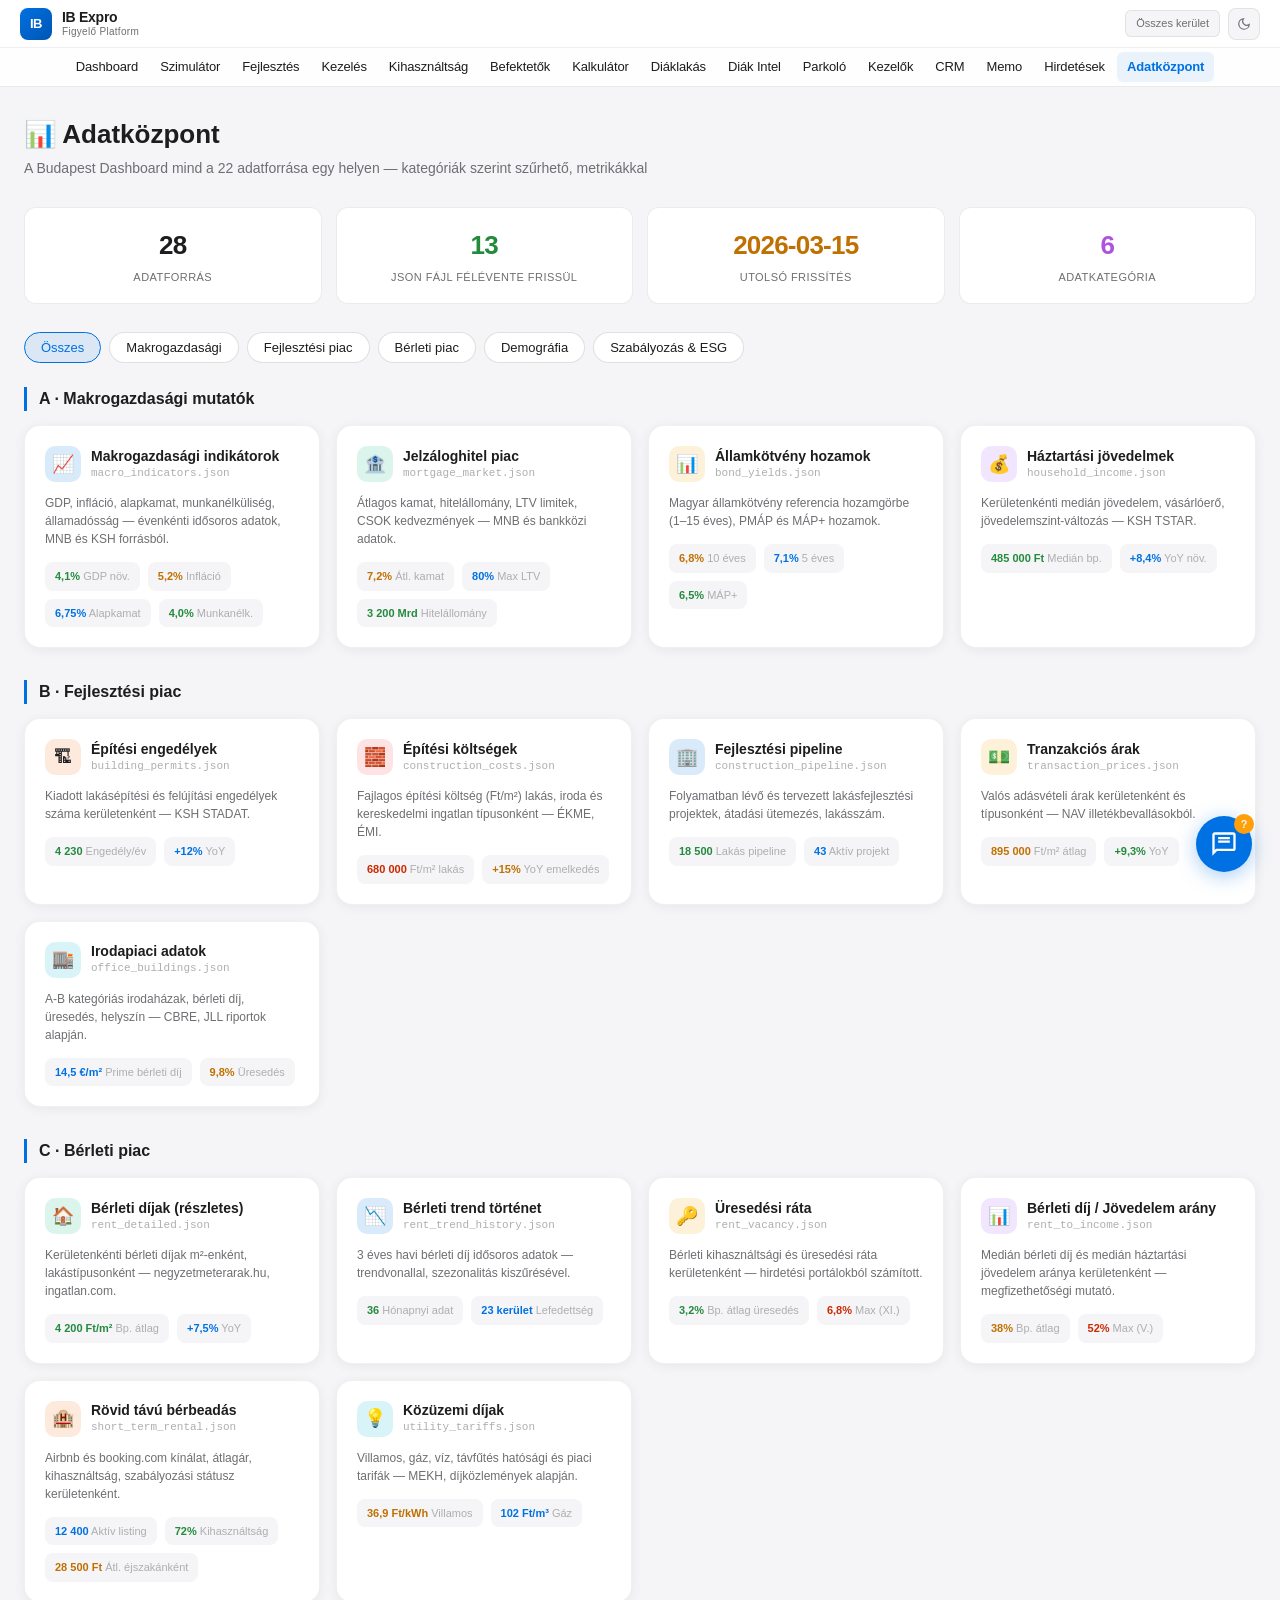
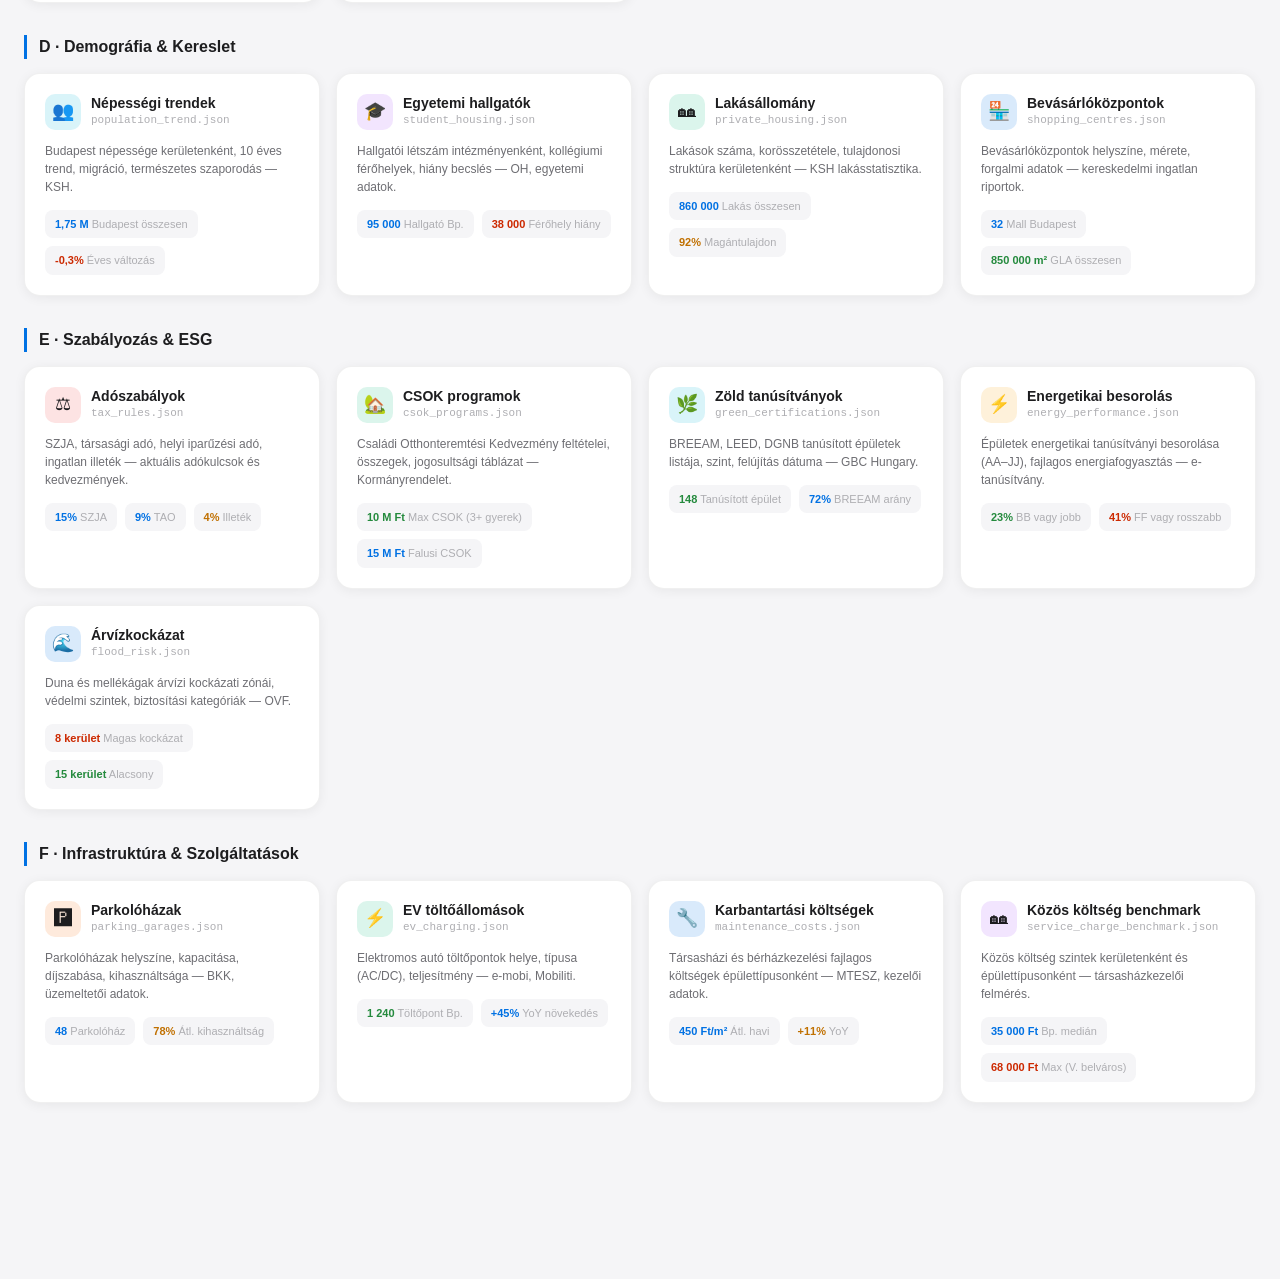
<file: adatkozpont.html>
<!DOCTYPE html>
<html lang="hu" data-theme="light">
<head>
<meta charset="UTF-8"/>
<meta name="viewport" content="width=device-width, initial-scale=1.0"/>
<title>Adatközpont — IB Exproconsult</title>
<style>
*,*::before,*::after{box-sizing:border-box;margin:0;padding:0}
:root {
  --bg: #F5F5F7;
  --surface: #FFFFFF;
  --surface-2: #F5F5F7;
  --surface2: #F5F5F7;
  --surface-3: #E5E5EA;
  --border: rgba(0,0,0,0.08);
  --border-h: rgba(0,0,0,0.14);
  --accent: #0071E3;
  --accent-hover: #0077ED;
  --accent-light: rgba(0,113,227,0.12);
  --primary: #0071E3;
  --primary-h: #0077ED;
  --ib-blue: #0071E3;
  --ib-blue-h: #0077ED;
  --ib-blue-glow: rgba(0,113,227,0.15);
  --gold: #FF9F0A;
  --green: #34C759;
  --red: #FF3B30;
  --orange: #FF9500;
  --purple: #AF52DE;
  --teal: #5AC8FA;
  --cyan: #5AC8FA;
  --success: #34C759;
  --warning: #FF9F0A;
  --danger: #FF3B30;
  --info: #5AC8FA;
  --text: #1D1D1F;
  --text-muted: #6E6E73;
  --text-dim: #AEAEB2;
  --text-faint: #AEAEB2;
  --radius: 10px;
  --radius-sm: 6px;
  --radius-md: 10px;
  --radius-lg: 14px;
  --radius-xl: 18px;
  --shadow: 0 4px 24px rgba(0,0,0,0.4);
  --font: 'Inter', -apple-system, BlinkMacSystemFont, 'Segoe UI', system-ui, sans-serif;
  --text-xs: 10px;
  --text-sm: 12px;
  --text-base: 13px;
  --text-md: 14px;
  --text-lg: 16px;
  --text-xl: 20px;
  --text-2xl: 28px;

      --header-h: 56px;
      --sidebar-w: 340px;
    }
body{background:var(--bg);color:var(--text);font-family:-apple-system,BlinkMacSystemFont,'Segoe UI',Roboto,sans-serif;min-height:100vh;line-height:1.5}
a{color:inherit;text-decoration:none}

/* ── Header ── */
.header{display:flex;align-items:center;justify-content:space-between;padding:14px 24px;background:var(--surface);border-bottom:1px solid var(--border)}
.header-left{display:flex;align-items:center;gap:12px}
.logo svg{display:block}
.header-title{font-size:16px;font-weight:700;color:#1D1D1F}
.header-subtitle{font-size:11px;color:var(--text-muted)}
.header-actions{display:flex;align-items:center;gap:6px;flex-wrap:wrap}

/* ── Main ── */
.main{max-width:1340px;margin:0 auto;padding:28px 24px 80px}
.page-title{font-size:26px;font-weight:800;color:#1D1D1F;margin-bottom:4px}
.page-subtitle{font-size:14px;color:var(--text-muted);margin-bottom:28px}

/* ── KPI Row ── */
.kpi-row{display:grid;grid-template-columns:repeat(4,1fr);gap:14px;margin-bottom:28px}
.kpi{background:var(--surface);border:1px solid var(--border);border-radius:var(--radius-md);padding:18px 20px;text-align:center}
.kpi-value{font-size:24px;font-weight:800;color:var(--primary)}
.kpi-label{font-size:12px;color:var(--text-muted);margin-top:4px}
.kpi.green .kpi-value{color:var(--green)}
.kpi.gold .kpi-value{color:var(--gold)}
.kpi.purple .kpi-value{color:var(--purple)}

/* ── Filter Bar ── */
.filter-bar{display:flex;flex-wrap:wrap;gap:8px;margin-bottom:24px}
.filter-btn{padding:8px 18px;font-size:13px;font-weight:600;border:1px solid var(--border);border-radius:24px;background:var(--surface);color:var(--text-muted);cursor:pointer;transition:all .18s}
.filter-btn:hover{border-color:rgba(0,113,227,.4);color:var(--primary)}
.filter-btn.active{background:rgba(0,113,227,.15);border-color:rgba(0,113,227,.5);color:var(--primary)}

/* ── Category Section ── */
.cat-section{margin-bottom:32px}
.cat-title{font-size:16px;font-weight:700;color:#1D1D1F;margin-bottom:14px;padding-left:12px;border-left:3px solid var(--primary)}

/* ── Cards Grid ── */
.cards{display:grid;grid-template-columns:repeat(auto-fill,minmax(295px,1fr));gap:16px}
.card{background:var(--surface);border:1px solid var(--border);border-radius:var(--radius-md);padding:20px;transition:border-color .18s,transform .18s}
.card:hover{border-color:rgba(0,113,227,.35);transform:translateY(-2px)}
.card-head{display:flex;align-items:center;gap:10px;margin-bottom:12px}
.card-icon{width:36px;height:36px;border-radius:10px;display:flex;align-items:center;justify-content:center;font-size:18px;flex-shrink:0}
.card-icon.blue{background:rgba(0,113,227,.15)}
.card-icon.green{background:rgba(16,185,129,.15)}
.card-icon.gold{background:rgba(245,158,11,.15)}
.card-icon.purple{background:rgba(168,85,247,.15)}
.card-icon.cyan{background:rgba(6,182,212,.15)}
.card-icon.red{background:rgba(239,68,68,.15)}
.card-icon.orange{background:rgba(249,115,22,.15)}
.card-name{font-size:14px;font-weight:700;color:#1D1D1F;line-height:1.3}
.card-file{font-size:11px;color:var(--text-dim);font-family:monospace}
.card-desc{font-size:12px;color:var(--text-muted);margin-bottom:14px;line-height:1.5}
.card-metrics{display:flex;flex-wrap:wrap;gap:8px}
.metric{background:var(--surface-2);border-radius:var(--radius-sm);padding:6px 10px;font-size:11px}
.metric .mv{font-weight:700;color:var(--primary)}
.metric .ml{color:var(--text-dim)}
.metric.green .mv{color:var(--green)}
.metric.gold .mv{color:var(--gold)}
.metric.red .mv{color:var(--red)}
.metric.purple .mv{color:var(--purple)}

/* ── Footer ── */
.footer{text-align:center;padding:32px;font-size:12px;color:var(--text-dim)}
.footer a{color:var(--primary);text-decoration:underline}

/* ── Responsive ── */
@media(max-width:768px){
  .kpi-row{grid-template-columns:repeat(2,1fr)}
  .cards{grid-template-columns:1fr}
  .header{flex-direction:column;gap:12px}
  .main{padding:20px 14px 80px}
}

/* ── Dark mode ──────────────────────────────────────────── */
[data-theme="dark"] {
  --bg: #1C1C1E;
  --surface: #2C2C2E;
  --surface-2: #3A3A3C;
  --surface-3: #48484A;
  --border: rgba(255,255,255,0.10);
  --text: #F5F5F7;
  --text-muted: #AEAEB2;
  --text-dim: #636366;
  --text-faint: #48484A;
  --accent: #0A84FF;
  --primary: #0A84FF;
  --primary-h: #409CFF;
  --shadow: 0 4px 24px rgba(0,0,0,0.6);
}

/* ── Kétszintes nav ── */
.ib-header-wrap { position:sticky; top:0; z-index:200; }
.ib-header-top {
  display:flex; align-items:center; justify-content:space-between;
  padding:0 20px; height:48px;
  background:rgba(255,255,255,0.92);
  border-bottom:1px solid rgba(0,0,0,0.06);
  backdrop-filter:blur(12px); -webkit-backdrop-filter:blur(12px);
}
.ib-header-nav {
  display:flex; align-items:center; justify-content:center;
  flex-wrap:wrap; gap:2px;
  padding:4px 16px;
  background:rgba(255,255,255,0.85);
  border-bottom:1px solid rgba(0,0,0,0.08);
  backdrop-filter:blur(12px); -webkit-backdrop-filter:blur(12px);
}
[data-theme="dark"] .ib-header-top,
[data-theme="dark"] .ib-header-nav {
  background:rgba(28,28,30,0.92);
  border-color:rgba(255,255,255,0.08);
}

</style>
<link rel="stylesheet" href="libs/ib-design-system.css">
</head>
<body>

<div class="ib-header-wrap">
  <div class="ib-header-top">
    <div style="display:flex;align-items:center;gap:10px;flex-shrink:0;">
      <div style="width:32px;height:32px;border-radius:8px;background:linear-gradient(135deg,#0071E3,#0055B3);display:flex;align-items:center;justify-content:center;font-size:13px;font-weight:800;color:#fff;letter-spacing:-0.5px;flex-shrink:0;">IB</div>
      <div>
        <div style="font-size:14px;font-weight:700;color:#1D1D1F;letter-spacing:-0.02em;line-height:1.2;">IB Expro</div>
        <div style="font-size:10px;color:#6E6E73;letter-spacing:0.03em;line-height:1.2;">Figyelő Platform</div>
      </div>
    </div>
    <div style="display:flex;align-items:center;gap:8px;flex-shrink:0;">
<div style="display:flex;align-items:center;gap:8px;flex-shrink:0;">
    <span id="selected-district-badge" style="font-size:11px;color:#6E6E73;font-weight:500;padding:4px 10px;background:#F5F5F7;border-radius:6px;border:1px solid rgba(0,0,0,0.08);white-space:nowrap;">Összes kerület</span>
    <button style="width:32px;height:32px;border-radius:8px;background:#F5F5F7;border:1px solid rgba(0,0,0,0.08);color:#6E6E73;display:flex;align-items:center;justify-content:center;cursor:pointer;transition:all 0.15s;" data-theme-toggle aria-label="Téma váltás" onmouseover="this.style.borderColor='#0071E3';this.style.color='#0071E3'" onmouseout="this.style.borderColor='rgba(0,0,0,0.08)';this.style.color='#6E6E73'">
      <svg width="14" height="14" viewBox="0 0 24 24" fill="none" stroke="currentColor" stroke-width="2"><path d="M21 12.79A9 9 0 1 1 11.21 3 7 7 0 0 0 21 12.79z"/></svg>
    </button>
  </div>
    </div>
  </div>
  <nav class="ib-header-nav" id="main-nav">
    <a href="index.html" class="ib-nav-link">Dashboard</a>
    <a href="simulator.html" class="ib-nav-link">Szimulátor</a>
    <a href="development.html" class="ib-nav-link">Fejlesztés</a>
    <a href="property_mgmt.html" class="ib-nav-link">Kezelés</a>
    <a href="occupancy.html" class="ib-nav-link">Kihasználtság</a>
    <a href="investor.html" class="ib-nav-link">Befektetők</a>
    <a href="investment_calculator.html" class="ib-nav-link">Kalkulátor</a>
    <a href="apartment_converter.html" class="ib-nav-link">Diáklakás</a>
    <a href="student_intel.html" class="ib-nav-link">Diák Intel</a>
    <a href="parking_intel.html" class="ib-nav-link">Parkoló</a>
    <a href="property_managers.html" class="ib-nav-link">Kezelők</a>
    <a href="crm.html" class="ib-nav-link">CRM</a>
    <a href="memo.html" class="ib-nav-link">Memo</a>
    <a href="listings.html" class="ib-nav-link">Hirdetések</a>
    <a href="adatkozpont.html" class="ib-nav-link active">Adatközpont</a>
  </nav>
</div>

<!-- ══ MAIN ══════════════════════════════════════════════════ -->
<main class="main">

<h1 class="page-title">📊 Adatközpont</h1>
<p class="page-subtitle">A Budapest Dashboard mind a 22 adatforrása egy helyen — kategóriák szerint szűrhető, metrikákkal</p>

<!-- KPI Row -->
<div class="kpi-row">
  <div class="kpi"><div class="kpi-value">28</div><div class="kpi-label">Adatforrás</div></div>
  <div class="kpi green"><div class="kpi-value">13</div><div class="kpi-label">JSON fájl félévente frissül</div></div>
  <div class="kpi gold"><div class="kpi-value">2026-03-15</div><div class="kpi-label">Utolsó frissítés</div></div>
  <div class="kpi purple"><div class="kpi-value">6</div><div class="kpi-label">Adatkategória</div></div>
</div>

<!-- Filter Bar -->
<div class="filter-bar">
  <button class="filter-btn active" data-cat="all">Összes</button>
  <button class="filter-btn" data-cat="makro">Makrogazdasági</button>
  <button class="filter-btn" data-cat="fejlesztesi">Fejlesztési piac</button>
  <button class="filter-btn" data-cat="berleti">Bérleti piac</button>
  <button class="filter-btn" data-cat="demografia">Demográfia</button>
  <button class="filter-btn" data-cat="szabalyozas">Szabályozás & ESG</button>
</div>

<!-- ═══ A · Makrogazdasági ═══ -->
<div class="cat-section" data-category="makro">
<div class="cat-title">A · Makrogazdasági mutatók</div>
<div class="cards">

  <div class="card">
    <div class="card-head">
      <div class="card-icon blue">📈</div>
      <div><div class="card-name">Makrogazdasági indikátorok</div><div class="card-file">macro_indicators.json</div></div>
    </div>
    <div class="card-desc">GDP, infláció, alapkamat, munkanélküliség, államadósság — évenkénti idősoros adatok, MNB és KSH forrásból.</div>
    <div class="card-metrics">
      <div class="metric green"><span class="mv">4,1%</span> <span class="ml">GDP növ.</span></div>
      <div class="metric gold"><span class="mv">5,2%</span> <span class="ml">Infláció</span></div>
      <div class="metric"><span class="mv">6,75%</span> <span class="ml">Alapkamat</span></div>
      <div class="metric green"><span class="mv">4,0%</span> <span class="ml">Munkanélk.</span></div>
    </div>
  </div>

  <div class="card">
    <div class="card-head">
      <div class="card-icon green">🏦</div>
      <div><div class="card-name">Jelzáloghitel piac</div><div class="card-file">mortgage_market.json</div></div>
    </div>
    <div class="card-desc">Átlagos kamat, hitelállomány, LTV limitek, CSOK kedvezmények — MNB és bankközi adatok.</div>
    <div class="card-metrics">
      <div class="metric gold"><span class="mv">7,2%</span> <span class="ml">Átl. kamat</span></div>
      <div class="metric"><span class="mv">80%</span> <span class="ml">Max LTV</span></div>
      <div class="metric green"><span class="mv">3 200 Mrd</span> <span class="ml">Hitelállomány</span></div>
    </div>
  </div>

  <div class="card">
    <div class="card-head">
      <div class="card-icon gold">📊</div>
      <div><div class="card-name">Államkötvény hozamok</div><div class="card-file">bond_yields.json</div></div>
    </div>
    <div class="card-desc">Magyar államkötvény referencia hozamgörbe (1–15 éves), PMÁP és MÁP+ hozamok.</div>
    <div class="card-metrics">
      <div class="metric gold"><span class="mv">6,8%</span> <span class="ml">10 éves</span></div>
      <div class="metric"><span class="mv">7,1%</span> <span class="ml">5 éves</span></div>
      <div class="metric green"><span class="mv">6,5%</span> <span class="ml">MÁP+</span></div>
    </div>
  </div>

  <div class="card">
    <div class="card-head">
      <div class="card-icon purple">💰</div>
      <div><div class="card-name">Háztartási jövedelmek</div><div class="card-file">household_income.json</div></div>
    </div>
    <div class="card-desc">Kerületenkénti medián jövedelem, vásárlóerő, jövedelemszint-változás — KSH TSTAR.</div>
    <div class="card-metrics">
      <div class="metric green"><span class="mv">485 000 Ft</span> <span class="ml">Medián bp.</span></div>
      <div class="metric"><span class="mv">+8,4%</span> <span class="ml">YoY növ.</span></div>
    </div>
  </div>

</div>
</div>

<!-- ═══ B · Fejlesztési piac ═══ -->
<div class="cat-section" data-category="fejlesztesi">
<div class="cat-title">B · Fejlesztési piac</div>
<div class="cards">

  <div class="card">
    <div class="card-head">
      <div class="card-icon orange">🏗</div>
      <div><div class="card-name">Építési engedélyek</div><div class="card-file">building_permits.json</div></div>
    </div>
    <div class="card-desc">Kiadott lakásépítési és felújítási engedélyek száma kerületenként — KSH STADAT.</div>
    <div class="card-metrics">
      <div class="metric green"><span class="mv">4 230</span> <span class="ml">Engedély/év</span></div>
      <div class="metric"><span class="mv">+12%</span> <span class="ml">YoY</span></div>
    </div>
  </div>

  <div class="card">
    <div class="card-head">
      <div class="card-icon red">🧱</div>
      <div><div class="card-name">Építési költségek</div><div class="card-file">construction_costs.json</div></div>
    </div>
    <div class="card-desc">Fajlagos építési költség (Ft/m²) lakás, iroda és kereskedelmi ingatlan típusonként — ÉKME, ÉMI.</div>
    <div class="card-metrics">
      <div class="metric red"><span class="mv">680 000</span> <span class="ml">Ft/m² lakás</span></div>
      <div class="metric gold"><span class="mv">+15%</span> <span class="ml">YoY emelkedés</span></div>
    </div>
  </div>

  <div class="card">
    <div class="card-head">
      <div class="card-icon blue">🏢</div>
      <div><div class="card-name">Fejlesztési pipeline</div><div class="card-file">construction_pipeline.json</div></div>
    </div>
    <div class="card-desc">Folyamatban lévő és tervezett lakásfejlesztési projektek, átadási ütemezés, lakásszám.</div>
    <div class="card-metrics">
      <div class="metric green"><span class="mv">18 500</span> <span class="ml">Lakás pipeline</span></div>
      <div class="metric"><span class="mv">43</span> <span class="ml">Aktív projekt</span></div>
    </div>
  </div>

  <div class="card">
    <div class="card-head">
      <div class="card-icon gold">💵</div>
      <div><div class="card-name">Tranzakciós árak</div><div class="card-file">transaction_prices.json</div></div>
    </div>
    <div class="card-desc">Valós adásvételi árak kerületenként és típusonként — NAV illetékbevallásokból.</div>
    <div class="card-metrics">
      <div class="metric gold"><span class="mv">895 000</span> <span class="ml">Ft/m² átlag</span></div>
      <div class="metric green"><span class="mv">+9,3%</span> <span class="ml">YoY</span></div>
    </div>
  </div>

  <div class="card">
    <div class="card-head">
      <div class="card-icon cyan">🏬</div>
      <div><div class="card-name">Irodapiaci adatok</div><div class="card-file">office_buildings.json</div></div>
    </div>
    <div class="card-desc">A-B kategóriás irodaházak, bérleti díj, üresedés, helyszín — CBRE, JLL riportok alapján.</div>
    <div class="card-metrics">
      <div class="metric"><span class="mv">14,5 €/m²</span> <span class="ml">Prime bérleti díj</span></div>
      <div class="metric gold"><span class="mv">9,8%</span> <span class="ml">Üresedés</span></div>
    </div>
  </div>

</div>
</div>

<!-- ═══ C · Bérleti piac ═══ -->
<div class="cat-section" data-category="berleti">
<div class="cat-title">C · Bérleti piac</div>
<div class="cards">

  <div class="card">
    <div class="card-head">
      <div class="card-icon green">🏠</div>
      <div><div class="card-name">Bérleti díjak (részletes)</div><div class="card-file">rent_detailed.json</div></div>
    </div>
    <div class="card-desc">Kerületenkénti bérleti díjak m²-enként, lakástípusonként — negyzetmeterarak.hu, ingatlan.com.</div>
    <div class="card-metrics">
      <div class="metric green"><span class="mv">4 200 Ft/m²</span> <span class="ml">Bp. átlag</span></div>
      <div class="metric"><span class="mv">+7,5%</span> <span class="ml">YoY</span></div>
    </div>
  </div>

  <div class="card">
    <div class="card-head">
      <div class="card-icon blue">📉</div>
      <div><div class="card-name">Bérleti trend történet</div><div class="card-file">rent_trend_history.json</div></div>
    </div>
    <div class="card-desc">3 éves havi bérleti díj idősoros adatok — trendvonallal, szezonalitás kiszűrésével.</div>
    <div class="card-metrics">
      <div class="metric green"><span class="mv">36</span> <span class="ml">Hónapnyi adat</span></div>
      <div class="metric"><span class="mv">23 kerület</span> <span class="ml">Lefedettség</span></div>
    </div>
  </div>

  <div class="card">
    <div class="card-head">
      <div class="card-icon gold">🔑</div>
      <div><div class="card-name">Üresedési ráta</div><div class="card-file">rent_vacancy.json</div></div>
    </div>
    <div class="card-desc">Bérleti kihasználtsági és üresedési ráta kerületenként — hirdetési portálokból számított.</div>
    <div class="card-metrics">
      <div class="metric green"><span class="mv">3,2%</span> <span class="ml">Bp. átlag üresedés</span></div>
      <div class="metric red"><span class="mv">6,8%</span> <span class="ml">Max (XI.)</span></div>
    </div>
  </div>

  <div class="card">
    <div class="card-head">
      <div class="card-icon purple">📊</div>
      <div><div class="card-name">Bérleti díj / Jövedelem arány</div><div class="card-file">rent_to_income.json</div></div>
    </div>
    <div class="card-desc">Medián bérleti díj és medián háztartási jövedelem aránya kerületenként — megfizethetőségi mutató.</div>
    <div class="card-metrics">
      <div class="metric gold"><span class="mv">38%</span> <span class="ml">Bp. átlag</span></div>
      <div class="metric red"><span class="mv">52%</span> <span class="ml">Max (V.)</span></div>
    </div>
  </div>

  <div class="card">
    <div class="card-head">
      <div class="card-icon orange">🏨</div>
      <div><div class="card-name">Rövid távú bérbeadás</div><div class="card-file">short_term_rental.json</div></div>
    </div>
    <div class="card-desc">Airbnb és booking.com kínálat, átlagár, kihasználtság, szabályozási státusz kerületenként.</div>
    <div class="card-metrics">
      <div class="metric"><span class="mv">12 400</span> <span class="ml">Aktív listing</span></div>
      <div class="metric green"><span class="mv">72%</span> <span class="ml">Kihasználtság</span></div>
      <div class="metric gold"><span class="mv">28 500 Ft</span> <span class="ml">Átl. éjszakánként</span></div>
    </div>
  </div>

  <div class="card">
    <div class="card-head">
      <div class="card-icon cyan">💡</div>
      <div><div class="card-name">Közüzemi díjak</div><div class="card-file">utility_tariffs.json</div></div>
    </div>
    <div class="card-desc">Villamos, gáz, víz, távfűtés hatósági és piaci tarifák — MEKH, díjközlemények alapján.</div>
    <div class="card-metrics">
      <div class="metric gold"><span class="mv">36,9 Ft/kWh</span> <span class="ml">Villamos</span></div>
      <div class="metric"><span class="mv">102 Ft/m³</span> <span class="ml">Gáz</span></div>
    </div>
  </div>

</div>
</div>

<!-- ═══ D · Demográfia ═══ -->
<div class="cat-section" data-category="demografia">
<div class="cat-title">D · Demográfia & Kereslet</div>
<div class="cards">

  <div class="card">
    <div class="card-head">
      <div class="card-icon cyan">👥</div>
      <div><div class="card-name">Népességi trendek</div><div class="card-file">population_trend.json</div></div>
    </div>
    <div class="card-desc">Budapest népessége kerületenként, 10 éves trend, migráció, természetes szaporodás — KSH.</div>
    <div class="card-metrics">
      <div class="metric"><span class="mv">1,75 M</span> <span class="ml">Budapest összesen</span></div>
      <div class="metric red"><span class="mv">-0,3%</span> <span class="ml">Éves változás</span></div>
    </div>
  </div>

  <div class="card">
    <div class="card-head">
      <div class="card-icon purple">🎓</div>
      <div><div class="card-name">Egyetemi hallgatók</div><div class="card-file">student_housing.json</div></div>
    </div>
    <div class="card-desc">Hallgatói létszám intézményenként, kollégiumi férőhelyek, hiány becslés — OH, egyetemi adatok.</div>
    <div class="card-metrics">
      <div class="metric"><span class="mv">95 000</span> <span class="ml">Hallgató Bp.</span></div>
      <div class="metric red"><span class="mv">38 000</span> <span class="ml">Férőhely hiány</span></div>
    </div>
  </div>

  <div class="card">
    <div class="card-head">
      <div class="card-icon green">🏘</div>
      <div><div class="card-name">Lakásállomány</div><div class="card-file">private_housing.json</div></div>
    </div>
    <div class="card-desc">Lakások száma, korösszetétele, tulajdonosi struktúra kerületenként — KSH lakásstatisztika.</div>
    <div class="card-metrics">
      <div class="metric"><span class="mv">860 000</span> <span class="ml">Lakás összesen</span></div>
      <div class="metric gold"><span class="mv">92%</span> <span class="ml">Magántulajdon</span></div>
    </div>
  </div>

  <div class="card">
    <div class="card-head">
      <div class="card-icon blue">🏪</div>
      <div><div class="card-name">Bevásárlóközpontok</div><div class="card-file">shopping_centres.json</div></div>
    </div>
    <div class="card-desc">Bevásárlóközpontok helyszíne, mérete, forgalmi adatok — kereskedelmi ingatlan riportok.</div>
    <div class="card-metrics">
      <div class="metric"><span class="mv">32</span> <span class="ml">Mall Budapest</span></div>
      <div class="metric green"><span class="mv">850 000 m²</span> <span class="ml">GLA összesen</span></div>
    </div>
  </div>

</div>
</div>

<!-- ═══ E · Szabályozás & ESG ═══ -->
<div class="cat-section" data-category="szabalyozas">
<div class="cat-title">E · Szabályozás & ESG</div>
<div class="cards">

  <div class="card">
    <div class="card-head">
      <div class="card-icon red">⚖</div>
      <div><div class="card-name">Adószabályok</div><div class="card-file">tax_rules.json</div></div>
    </div>
    <div class="card-desc">SZJA, társasági adó, helyi iparűzési adó, ingatlan illeték — aktuális adókulcsok és kedvezmények.</div>
    <div class="card-metrics">
      <div class="metric"><span class="mv">15%</span> <span class="ml">SZJA</span></div>
      <div class="metric"><span class="mv">9%</span> <span class="ml">TAO</span></div>
      <div class="metric gold"><span class="mv">4%</span> <span class="ml">Illeték</span></div>
    </div>
  </div>

  <div class="card">
    <div class="card-head">
      <div class="card-icon green">🏡</div>
      <div><div class="card-name">CSOK programok</div><div class="card-file">csok_programs.json</div></div>
    </div>
    <div class="card-desc">Családi Otthonteremtési Kedvezmény feltételei, összegek, jogosultsági táblázat — Kormányrendelet.</div>
    <div class="card-metrics">
      <div class="metric green"><span class="mv">10 M Ft</span> <span class="ml">Max CSOK (3+ gyerek)</span></div>
      <div class="metric"><span class="mv">15 M Ft</span> <span class="ml">Falusi CSOK</span></div>
    </div>
  </div>

  <div class="card">
    <div class="card-head">
      <div class="card-icon cyan">🌿</div>
      <div><div class="card-name">Zöld tanúsítványok</div><div class="card-file">green_certifications.json</div></div>
    </div>
    <div class="card-desc">BREEAM, LEED, DGNB tanúsított épületek listája, szint, felújítás dátuma — GBC Hungary.</div>
    <div class="card-metrics">
      <div class="metric green"><span class="mv">148</span> <span class="ml">Tanúsított épület</span></div>
      <div class="metric"><span class="mv">72%</span> <span class="ml">BREEAM arány</span></div>
    </div>
  </div>

  <div class="card">
    <div class="card-head">
      <div class="card-icon gold">⚡</div>
      <div><div class="card-name">Energetikai besorolás</div><div class="card-file">energy_performance.json</div></div>
    </div>
    <div class="card-desc">Épületek energetikai tanúsítványi besorolása (AA–JJ), fajlagos energiafogyasztás — e-tanúsítvány.</div>
    <div class="card-metrics">
      <div class="metric green"><span class="mv">23%</span> <span class="ml">BB vagy jobb</span></div>
      <div class="metric red"><span class="mv">41%</span> <span class="ml">FF vagy rosszabb</span></div>
    </div>
  </div>

  <div class="card">
    <div class="card-head">
      <div class="card-icon blue">🌊</div>
      <div><div class="card-name">Árvízkockázat</div><div class="card-file">flood_risk.json</div></div>
    </div>
    <div class="card-desc">Duna és mellékágak árvízi kockázati zónái, védelmi szintek, biztosítási kategóriák — OVF.</div>
    <div class="card-metrics">
      <div class="metric red"><span class="mv">8 kerület</span> <span class="ml">Magas kockázat</span></div>
      <div class="metric green"><span class="mv">15 kerület</span> <span class="ml">Alacsony</span></div>
    </div>
  </div>

</div>
</div>

<!-- ═══ F · Infrastruktúra ═══ -->
<div class="cat-section" data-category="demografia">
<div class="cat-title">F · Infrastruktúra & Szolgáltatások</div>
<div class="cards">

  <div class="card">
    <div class="card-head">
      <div class="card-icon orange">🅿</div>
      <div><div class="card-name">Parkolóházak</div><div class="card-file">parking_garages.json</div></div>
    </div>
    <div class="card-desc">Parkolóházak helyszíne, kapacitása, díjszabása, kihasználtsága — BKK, üzemeltetői adatok.</div>
    <div class="card-metrics">
      <div class="metric"><span class="mv">48</span> <span class="ml">Parkolóház</span></div>
      <div class="metric gold"><span class="mv">78%</span> <span class="ml">Átl. kihasználtság</span></div>
    </div>
  </div>

  <div class="card">
    <div class="card-head">
      <div class="card-icon green">⚡</div>
      <div><div class="card-name">EV töltőállomások</div><div class="card-file">ev_charging.json</div></div>
    </div>
    <div class="card-desc">Elektromos autó töltőpontok helye, típusa (AC/DC), teljesítmény — e-mobi, Mobiliti.</div>
    <div class="card-metrics">
      <div class="metric green"><span class="mv">1 240</span> <span class="ml">Töltőpont Bp.</span></div>
      <div class="metric"><span class="mv">+45%</span> <span class="ml">YoY növekedés</span></div>
    </div>
  </div>

  <div class="card">
    <div class="card-head">
      <div class="card-icon blue">🔧</div>
      <div><div class="card-name">Karbantartási költségek</div><div class="card-file">maintenance_costs.json</div></div>
    </div>
    <div class="card-desc">Társasházi és bérházkezelési fajlagos költségek épülettípusonként — MTESZ, kezelői adatok.</div>
    <div class="card-metrics">
      <div class="metric"><span class="mv">450 Ft/m²</span> <span class="ml">Átl. havi</span></div>
      <div class="metric gold"><span class="mv">+11%</span> <span class="ml">YoY</span></div>
    </div>
  </div>

  <div class="card">
    <div class="card-head">
      <div class="card-icon purple">🏘</div>
      <div><div class="card-name">Közös költség benchmark</div><div class="card-file">service_charge_benchmark.json</div></div>
    </div>
    <div class="card-desc">Közös költség szintek kerületenként és épülettípusonként — társasházkezelői felmérés.</div>
    <div class="card-metrics">
      <div class="metric"><span class="mv">35 000 Ft</span> <span class="ml">Bp. medián</span></div>
      <div class="metric red"><span class="mv">68 000 Ft</span> <span class="ml">Max (V. belváros)</span></div>
    </div>
  </div>

</div>
</div>

</main>

<!-- ══ FOOTER ══════════════════════════════════════════════════ -->
<footer class="footer">
  
</footer>

<!-- ══ CATEGORY FILTER JS ══════════════════════════════════════ -->
<script>
(function(){
  if(typeof window._APP_STORE==='undefined') window._APP_STORE={};
  var btns=document.querySelectorAll('.filter-btn');
  var sections=document.querySelectorAll('.cat-section');
  btns.forEach(function(btn){
    btn.addEventListener('click',function(){
      btns.forEach(function(b){b.classList.remove('active')});
      btn.classList.add('active');
      var cat=btn.getAttribute('data-cat');
      sections.forEach(function(sec){
        if(cat==='all'){sec.style.display=''}
        else{sec.style.display=sec.getAttribute('data-category')===cat?'':'none'}
      });
    });
  });
})();
</script>

<!-- IB Assistant Chat Widget -->
<script>
(function(){
var css=document.createElement('style');
css.textContent=`
@keyframes ibPulse{0%{box-shadow:0 0 0 0 rgba(0,113,227,.55)}70%{box-shadow:0 0 0 18px rgba(0,113,227,0)}100%{box-shadow:0 0 0 0 rgba(0,113,227,0)}}
@keyframes ibDot{0%,80%,100%{transform:scale(0)}40%{transform:scale(1)}}
#ib-chat-btn{position:fixed;bottom:28px;right:28px;z-index:9999;width:56px;height:56px;border-radius:50%;background:#0071E3;border:none;cursor:pointer;display:flex;align-items:center;justify-content:center;box-shadow:0 4px 20px rgba(0,113,227,.45);animation:ibPulse 2s ease-out 3;transition:transform .2s}
#ib-chat-btn:hover{transform:scale(1.08)}
#ib-chat-btn svg{width:28px;height:28px;fill:#fff}
#ib-chat-btn .ib-badge{position:absolute;top:-2px;right:-2px;background:#FF9F0A;color:#F5F5F7;font-size:11px;font-weight:800;width:20px;height:20px;border-radius:50%;display:flex;align-items:center;justify-content:center}
#ib-chat-panel{position:fixed;bottom:96px;right:28px;z-index:9999;width:380px;height:520px;background:#FFFFFF;border:1px solid rgba(0,113,227,.25);border-radius:16px;display:none;flex-direction:column;overflow:hidden;box-shadow:0 12px 48px rgba(0,0,0,.55);font-family:-apple-system,BlinkMacSystemFont,'Segoe UI',Roboto,sans-serif}
#ib-chat-panel.open{display:flex}
.ib-header{background:linear-gradient(135deg,#0071E3 0%,#3a5fcc 100%);padding:16px 18px;display:flex;align-items:center;justify-content:space-between}
.ib-header-left h3{margin:0;font-size:15px;font-weight:700;color:#fff}
.ib-header-left p{margin:2px 0 0;font-size:11px;color:rgba(255,255,255,.7)}
.ib-close{background:none;border:none;color:rgba(255,255,255,.8);font-size:22px;cursor:pointer;padding:0 4px;line-height:1}
.ib-close:hover{color:#fff}
.ib-messages{flex:1;overflow-y:auto;padding:14px;display:flex;flex-direction:column;gap:10px}
.ib-messages::-webkit-scrollbar{width:5px}
.ib-messages::-webkit-scrollbar-thumb{background:#333;border-radius:4px}
.ib-msg{max-width:88%;padding:10px 14px;border-radius:14px;font-size:13px;line-height:1.55;color:#1D1D1F;word-wrap:break-word}
.ib-msg.bot{align-self:flex-start;background:#F5F5F7;border-bottom-left-radius:4px}
.ib-msg.user{align-self:flex-end;background:#0071E3;color:#fff;border-bottom-right-radius:4px}
.ib-msg .ib-ts{display:block;font-size:10px;color:rgba(255,255,255,.35);margin-top:5px}
.ib-msg.bot .ib-ts{color:rgba(255,255,255,.3)}
.ib-chips{display:flex;flex-wrap:wrap;gap:6px;padding:0 14px 10px}
.ib-chip{background:#F5F5F7;border:1px solid rgba(0,113,227,.3);color:#6E6E73;font-size:11px;padding:6px 12px;border-radius:20px;cursor:pointer;transition:all .15s}
.ib-chip:hover{background:#0071E3;color:#fff;border-color:#0071E3}
.ib-typing{align-self:flex-start;display:flex;gap:4px;padding:10px 18px;background:#F5F5F7;border-radius:14px;border-bottom-left-radius:4px}
.ib-typing span{width:7px;height:7px;background:#0071E3;border-radius:50%;animation:ibDot 1.4s infinite ease-in-out both}
.ib-typing span:nth-child(1){animation-delay:-.32s}
.ib-typing span:nth-child(2){animation-delay:-.16s}
.ib-input-bar{display:flex;padding:10px;gap:8px;border-top:1px solid rgba(255,255,255,.07);background:#F5F5F7}
.ib-input-bar input{flex:1;background:#F5F5F7;border:1px solid rgba(255,255,255,.1);border-radius:24px;padding:10px 16px;color:#1D1D1F;font-size:13px;outline:none}
.ib-input-bar input::placeholder{color:#555}
.ib-input-bar input:focus{border-color:#0071E3}
.ib-send{background:#0071E3;border:none;border-radius:50%;width:38px;height:38px;cursor:pointer;display:flex;align-items:center;justify-content:center;transition:background .15s}
.ib-send:hover{background:#3a5fcc}
.ib-send svg{width:18px;height:18px;fill:#fff}
`;
document.head.appendChild(css);

var KB=[
{k:['szimulátor','szimulator','simulator','kalkulátor'],a:'A Szimulátor (simulator.html) 18 különböző kalkulátor tabot tartalmaz. A navigációs sávban a „Szimulátor" gombra kattintva éred el. Tartalmaz: ingatlan elemzés, fordított keresés, portfólió, cash-flow, kollégium, parkolóház, adózás, makró szcenáriók, befektetői mérőszámok, bérlői eszközök és még sok más modult.'},
{k:['land residual','telekérték','telek residual','residual módszer'],a:'A Land Residual (maradékérték) módszer a telek maximális vételárát határozza meg. Képlet: GDV (bruttó fejlesztési érték) – építési költség – soft költségek – finanszírozás – célprofit = maximális telekár. Megtalálod a development.html „📍 F2 · Telekszerzés" tabján.'},
{k:['pro forma','proforma','pénzügyi terv'],a:'A Pro Forma kalkulátor a fejlesztési projekt teljes pénzügyi modelljét készíti el. Tartalmaz: bevétel-előrejelzés, költségbecslés, hozamszámítás (ROI, IRR, cash-on-cash yield). Megtalálod a development.html „💰 Pro Forma" tabján.'},
{k:['bérleti díj','albérlet','bérleti','hol vannak a bérleti'],a:'A bérleti díj adatokat több helyen is megtalálod:\n• index.html: interaktív koropletikus térkép kerületenkénti átlagokkal\n• simulator.html: részletes elemzés és összehasonlítás\nAz adatok a rent_detailed.json fájlból származnak, forrásuk a negyzetmeterarak.hu.'},
{k:['oték','otk','övezeti','övezet','zóna besorolás'],a:'Az OTÉK (Országos Településrendezési és Építési Követelmények) meghatározza az egyes kerületek építési paramétereit: szintterületi mutató (SZM), maximális beépítési arány, emeletszám és parkolási norma. Az OTÉK elemzőt a development.html „🔍 F1 · Piackutatás" tabjában találod.'},
{k:['due diligence','dd checklist','átvilágítás'],a:'A Due Diligence (átvilágítási) checklist 22 ellenőrzési pontot tartalmaz 4 kategóriában: Jogi (6), Területhasználat (6), Műszaki (6), Pénzügyi (4). A kitöltöttségi állapot automatikusan mentődik. Megtalálod a development.html „📍 F2 · Telekszerzés" tabján.'},
{k:['mi ez a rendszer','mi ez az oldal','platform','dashboard','mire való'],a:'Ez az IB Exproconsult Budapest Ingatlanelemzési Platform — 12 HTML modulból álló komplex elemző rendszer. Tartalmaz: piaci adatok (index.html), szimulátorok (simulator.html), fejlesztési tracker (development.html), CRM (crm.html), befektetői memo (memo.html), kihasználtsági elemzés, hirdetésfigyelő, diáklakás elemző, ingatlankezelés, parkolóház elemző és lakásátalakító modult.'},
{k:['hozam számol','hozamot','hozamszámítás','yield','mekkora a hozam'],a:'Hozamszámításhoz használd a simulator.html „Ingatlan Elemzés" (forward) tabját. Add meg a vételárat, bérleti díjat, költségeket — és azonnal látod a bruttó/nettó hozamot, cap rate-et és cash-on-cash metrikai mutatókat. A fejlesztési hozamhoz a development.html Pro Forma kalkulátorát ajánlom.'},
{k:['melyik kerület','kerületbe érdemes','hová érdemes','befektetés hol','beruházni','beruház'],a:'A „Fordított Keresés" (simulator.html 2. tab) segít megtalálni a legjobb kerületet. Add meg az elvárásaidat (hozam, büdzsé, típus) és a rendszer rangsorolja a kerületeket. Emellett a „🔍 F1 · Piackutatás" tab (development.html) piaci rés elemzőjében látod az összes kerület bruttó hozamát összehasonlítva.'},
{k:['jelzálog','hitel','mortgage','törlesztő','hitelkalkul'],a:'A Hitelkalkulátor a simulator.html-ben található. Megadhatod a hitelt összeget, futamidőt, kamatot és a kalkulátor kiszámolja a havi törlesztőt, teljes visszafizetést és a hitel költségét. A „Cash-flow Előrejelzés" tabbal kombinálva láthatod a hitel hatását a pénzáramlásra.'},
{k:['adó','áfa','szja','adózás','illeték','tax'],a:'Adózási kalkulátort két helyen is találsz:\n• simulator.html „Adózás" tab: SZJA, szocho, önkormányzati adó, áfa kalkulátor befektetők számára\n• development.html F7 tab: fejlesztési projekt adózási elemzés\nMindkettő tartalmazza a hatályos magyar adókulcsokat.'},
{k:['exit','eladás','mikor adjam el','exit stratégia','kiszállás'],a:'Az Exit Stratégia kalkulátort a development.html-ben találod. Segít eldönteni a legjobb kiszállási időpontot a projekt hozam görbéje alapján. Figyelembe veszi a piaci ciklusokat, SZJA kedvezményeket (5 év tartás után) és az alternatív költséget.'},
{k:['cash flow','pénzáramlás','cashflow','cf előrejelzés'],a:'A Cash-flow Előrejelzés a simulator.html-ben található. 10 éves előrejelzést készít havi bontásban: bérleti bevétel, üzemeltetési költségek, hiteltörlesztés, adók, nettó pénzáramlás. Grafikonon is megjeleníti a trendeket.'},
{k:['vásárlási ár','eladási ár','purchase','ingatlanárak','négyzetméterár'],a:'A vásárlási árak adatait a purchase_prices.json fájl tartalmazza kerületenkénti bontásban. Az index.html főoldalon interaktív térképen és táblázatban is megtekintheted. A simulator.html-ben részletes szűrési és összehasonlítási lehetőségek vannak.'},
{k:['kollégium','diák','student','diáklakás','kollégiumi'],a:'A diáklakás/kollégium elemzést két modulban találod:\n• student_intel.html: Egyetemek körüli kereslet-elemzés, hallgatói statisztikák\n• apartment_converter.html: Lakás → diákszálló átalakítási kalkulátor\nA simulator.html „Kollégium" tabja is tartalmaz releváns kalkulátorokat.'},
{k:['parkoló','parking','parkolóház','garázs'],a:'A parkolóház elemzést a parking_intel.html modulban találod. Tartalmaz: kerületenkénti parkolóhely kereslet, árszintek, fejlesztési potenciál, ROI kalkulátor. A simulator.html „Parkolóház" tabja is tartalmaz parkolóház-specifikus kalkulátort.'},
{k:['engedély','építési engedély','engedélyezés','hatóság','permitting'],a:'Az építési engedélyezés nyomon követését a development.html „F4 · Engedélyezés" tabján találod. Tartalmazza a teljes engedélyezési folyamatot, határidőket, szükséges dokumentumokat és a hatósági eljárás lépéseit.'},
{k:['közmű','elmű','víz','gáz','csatorna','kapacitás','közműkapacitás'],a:'A közmű kapacitás ellenőrzést a development.html-ben találod (Közmű Kapacitás tab). Segít felmérni a villamos (ELMŰ–ÉMÁSZ), gáz, víz és csatornahálózat kapacitását a tervezett fejlesztéshez. Fontos a land due diligence részeként!'},
{k:['telek','telekár','telek ár','telekszim','telekszerzés'],a:'Telekkel kapcsolatos elemzések:\n• simulator.html „Telek Szimulátor" tab: telekérték és fejlesztési potenciál\n• development.html „📍 F2 · Telekszerzés": Land Residual módszer, telekár benchmark 23 kerületre, Due Diligence checklist'},
{k:['ingatlankezelés','property management','kezelés','üzemeltetés','propertymanagement'],a:'Az Ingatlankezelés modult a property_mgmt.html oldalon találod. Tartalmaz: bérlői nyilvántartás, karbantartási naptár, pénzügyi kimutatások, tulajdonosi riportok, automatikus figyelmeztetések lejáró szerződésekre.'},
{k:['fejlesztés','development','projekt tracker','fejlesztési projekt'],a:'A Fejlesztési Projekt Tracker (development.html) a teljes ingatlanfejlesztési folyamatot lefedi 8+ fázisban: Piackutatás (F1), Telekszerzés (F2), Tervezés (F3), Engedélyezés (F4), Kivitelezés, Közmű, Adózás, Exit stratégia. Minden fázishoz kalkulátor és checklist tartozik.'},
{k:['frissítés','update','mikor frissül','adat frissítés','frissülnek az adatok'],a:'Az adatok félévente frissülnek: szeptember 15. és március 15. Az aktuális adatok a legutóbbi frissítési ciklusból származnak. A bérleti díjak és vásárlási árak a negyzetmeterarak.hu, ingatlan.com és KSH forrásokból származnak.'},
{k:['crm','bérlő kezelés','ügyfél','bérlői crm'],a:'A bérlői CRM rendszert a crm.html oldalon találod. Funkciók: bérlői adatbázis, szerződés kezelés, fizetési nyomon követés, kommunikációs napló, automatikus emlékeztetők, bérlő értékelés.'},
{k:['export','csv','letöltés','mentés'],a:'Szinte minden oldalon elérhető CSV export funkció. A táblázatok felett vagy mellett keresd az „Export" vagy „CSV" gombot. A teljes adatkészlet letölthető további elemzéshez Excelben vagy más eszközben.'},
{k:['memo','befektetői memo','investor memo'],a:'A Befektetői Memo generátort a memo.html oldalon találod. Automatikusan összeállít egy professzionális befektetői prezentációt a projekt adataiból: piaci összefoglaló, pénzügyi mutatók, kockázatelemzés, exit stratégia.'},
{k:['listing','hirdetés','hirdetésfigyelő'],a:'A Hirdetésfigyelő modult a listings.html oldalon találod. Valós idejű hirdetés adatokat gyűjt és elemez: árszint monitoring, piacra kerülési idő, ár/m² összehasonlítás kerületenként.'},
{k:['kihasználtság','occupancy','üresedés','vacancy'],a:'A Kihasználtsági Elemzést az occupancy.html oldalon találod. Nyomon követi a bérleti kihasználtságot, üresedési rátákat, szezonális trendeket és segít optimalizálni a bérleti stratégiát.'},
{k:['lakásátalakító','converter','átalakítás','apartment converter'],a:'A Lakásátalakító kalkulátort az apartment_converter.html oldalon találod. Kiszámolja a lakás → diákszálló/airbnb átalakítás költségeit, megtérülését és a szükséges engedélyeket.'},
{k:['portfólió','portfolio'],a:'A Portfólió Elemző a simulator.html-ben található. Lehetővé teszi több ingatlanból álló portfólió összesített elemzését: diverzifikáció, kockázat, összesített hozam, értékváltozás tracking.'},
{k:['makro','gdp','infláció','kamat','gazdaság','makrogazdaság','szcenárió'],a:'A Makro Szcenáriók modult a simulator.html-ben találod. Három szcenáriót modellez (optimista, bázis, pesszimista) a magyar makrogazdasági mutatók alapján: GDP, infláció, jegybanki alapkamat, munkanélküliség, és ezek hatása az ingatlanpiacra.'},
{k:['rezsi','közös költség','villany','fűtés','üzemeltetési költség','utility'],a:'A Rezsi Benchmark-ot a simulator.html „🏠 Bérlői & Vásárlói eszközök" tabjában találod (Rezsi Benchmark al-tab). 23 kerület rezsiadatait tartalmazza: villany, gáz, víz, távfűtés, közös költség — összehasonlítható és szűrhető.'},
{k:['minőség','neighbourhood','szomszédság','kerület minőség','quality'],a:'A Lakókörnyezet Minőségi Index a simulator.html „🏠 Bérlői & Vásárlói eszközök" tabjában érhető el (Kerületi Minőség al-tab). 6 dimenzióban értékeli a kerületeket: közlekedés, zöldterület, szolgáltatások, biztonság, oktatás, egészségügy.'},
{k:['rent vs buy','bérlés vagy vásárlás','break even','megtérülés','bérelni vagy venni'],a:'A „Bérlés vs. Vásárlás" Break-even kalkulátort a simulator.html „🏠 Bérlői & Vásárlói eszközök" tabjában találod. Kiszámolja, hány év után térül meg a vásárlás a bérléshez képest, figyelembe véve: áremelkedés, bérleti díj növekedés, hitelköltség, alternatív befektetési hozam.'},
{k:['segítség','help','hogyan','útmutató','használat'],a:'Üdvözöllek! A rendszer 12 modulból áll:\n1. Főoldal (index.html) — piaci áttekintés\n2. Szimulátor — 18 kalkulátor\n3. Fejlesztés — projekt tracker\n4. CRM — bérlő kezelés\n5. Befektetői oldal — investor tools\n6. Memo — befektetői memo\n7. Kihasználtság — occupancy\n8. Hirdetések — listings\n9. Diáklakás — student intel\n10. Ingatlankezelés — property mgmt\n11. Parkoló — parking intel\n12. Átalakító — converter\nKérdezz bátran bármelyikről!'}
];

function getAssistantResponse(q){
var ql=q.toLowerCase().replace(/[?!.,]/g,'');
var best=null,bestScore=0;
for(var i=0;i<KB.length;i++){var score=0;for(var j=0;j<KB[i].k.length;j++){if(ql.indexOf(KB[i].k[j])!==-1)score+=KB[i].k[j].length}if(score>bestScore){bestScore=score;best=KB[i]}}
if(best)return best.a;
var suggestions=[];
if(/kerület|district/.test(ql))suggestions.push('index.html (piaci áttekintés)','simulator.html (fordított keresés)');
if(/pénz|cost|ár|price/.test(ql))suggestions.push('simulator.html (kalkulátorok)','development.html (pro forma)');
if(/bérl|rent/.test(ql))suggestions.push('index.html (bérleti térkép)','crm.html (bérlő kezelés)');
if(/fejleszt|build|épít/.test(ql))suggestions.push('development.html (fejlesztési tracker)');
if(suggestions.length>0)return 'Ezt a kérdést nem találom az adatbázisomban, de lehet, hogy ezeken az oldalakon megtalálod:\n• '+suggestions.join('\n• ')+'\nPróbáld pontosítani a kérdést!';
return 'Ezt a kérdést nem találom az adatbázisomban. Próbáld pontosítani, vagy kérdezz rá a következő témákra: szimulátor, bérleti díjak, hozamszámítás, adózás, fejlesztés, OTÉK, due diligence, CRM, parkoló, kollégium, ingatlankezelés.';
}

var btn=document.createElement('button');btn.id='ib-chat-btn';btn.setAttribute('aria-label','IB Assistant megnyitása');
btn.innerHTML='<svg viewBox="0 0 24 24"><path d="M20 2H4c-1.1 0-2 .9-2 2v18l4-4h14c1.1 0 2-.9 2-2V4c0-1.1-.9-2-2-2zm0 14H5.2L4 17.2V4h16v12z"/><path d="M7 9h10v2H7zm0-3h10v2H7z"/></svg><span class="ib-badge">?</span>';
document.body.appendChild(btn);

var panel=document.createElement('div');panel.id='ib-chat-panel';
panel.innerHTML='<div class="ib-header"><div class="ib-header-left"><h3>IB Assistant</h3><p>Hogyan segíthetek?</p></div><button class="ib-close" aria-label="Bezárás">&times;</button></div><div class="ib-messages" id="ib-msgs"></div><div class="ib-chips" id="ib-chips"></div><div class="ib-input-bar"><input id="ib-input" type="text" placeholder="Kérdezz valamit..." autocomplete="off"/><button class="ib-send" aria-label="Küldés"><svg viewBox="0 0 24 24"><path d="M2.01 21L23 12 2.01 3 2 10l15 2-15 2z"/></svg></button></div>';
document.body.appendChild(panel);

var msgs=document.getElementById('ib-msgs'),input=document.getElementById('ib-input'),chips=document.getElementById('ib-chips'),closeBtn=panel.querySelector('.ib-close'),sendBtn=panel.querySelector('.ib-send'),isOpen=false,chipsShown=true;
if(typeof window._APP_STORE==='undefined')window._APP_STORE={};
if(!window._APP_STORE.chatHistory)window._APP_STORE.chatHistory=[];

var SUGGESTED=['Hogyan számolok fejlesztési hozamot?','Melyik kerületbe érdemes beruházni?','Hol találom az adózási kalkulátort?','Mi a Land Residual módszer?','Hogyan működik a közmű kapacitás ellenőrzés?','Mikor frissülnek az adatok?'];
SUGGESTED.forEach(function(txt){var c=document.createElement('button');c.className='ib-chip';c.textContent=txt;c.addEventListener('click',function(){sendMessage(txt)});chips.appendChild(c)});

function ts(){var d=new Date();return(d.getHours()<10?'0':'')+d.getHours()+':'+(d.getMinutes()<10?'0':'')+d.getMinutes()}
function addMsg(text,who){var div=document.createElement('div');div.className='ib-msg '+who;div.innerHTML=text.replace(/\n/g,'<br>')+'<span class="ib-ts">'+ts()+'</span>';msgs.appendChild(div);msgs.scrollTop=msgs.scrollHeight;window._APP_STORE.chatHistory.push({who:who,text:text,time:ts()})}
function showTyping(){var t=document.createElement('div');t.className='ib-typing';t.id='ib-typing';t.innerHTML='<span></span><span></span><span></span>';msgs.appendChild(t);msgs.scrollTop=msgs.scrollHeight}
function hideTyping(){var t=document.getElementById('ib-typing');if(t)t.remove()}
function sendMessage(text){if(!text||!text.trim())return;addMsg(text.trim(),'user');input.value='';if(chipsShown){chips.style.display='none';chipsShown=false}showTyping();setTimeout(function(){hideTyping();addMsg(getAssistantResponse(text.trim()),'bot')},600)}

btn.addEventListener('click',function(){isOpen=!isOpen;if(isOpen){panel.classList.add('open');btn.querySelector('.ib-badge').style.display='none';input.focus();if(msgs.children.length===0&&window._APP_STORE.chatHistory.length===0)addMsg('Üdvözöllek! Az IB Assistant vagyok. Kérdezz bátran a Budapest Dashboard rendszerről — segítek eligazodni a modulok, kalkulátorok és adatok között.','bot')}else{panel.classList.remove('open')}});
closeBtn.addEventListener('click',function(){isOpen=false;panel.classList.remove('open')});
input.addEventListener('keydown',function(e){if(e.key==='Enter')sendMessage(input.value)});
sendBtn.addEventListener('click',function(){sendMessage(input.value)});
})();
</script>
</body>
</html>
</file>
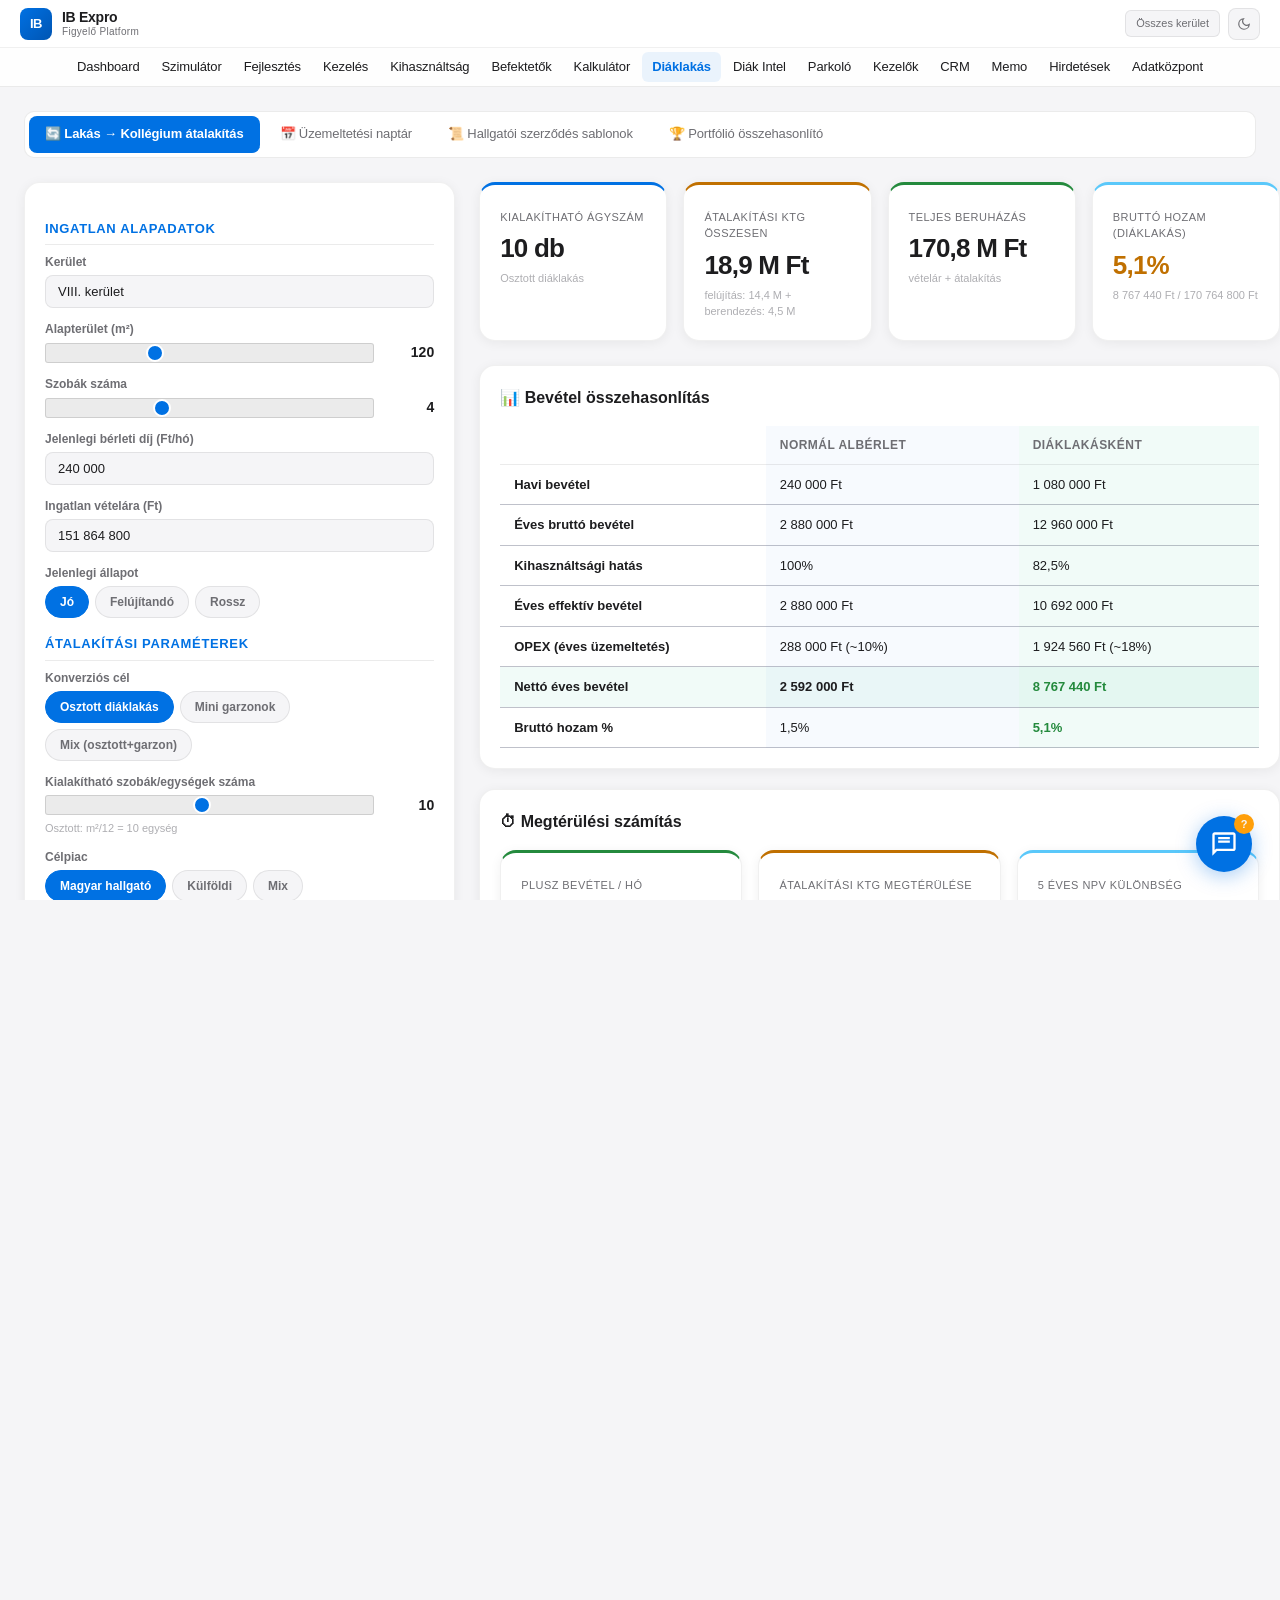
<file: apartment_converter.html>
<!DOCTYPE html>
<!--
  
  Diáklakás Átalakító — IB Exproconsult
  © 2026
-->
<html lang="hu" data-theme="light">
<head>
<meta charset="UTF-8">
<meta name="viewport" content="width=device-width, initial-scale=1.0">
<title>IB Exproconsult — Lakás → Kollégium Átalakító</title>
<script src="libs/chart.min.js"></script>
<style>
:root {
  --bg: #F5F5F7;
  --surface: #FFFFFF;
  --surface-2: #F5F5F7;
  --surface2: #F5F5F7;
  --surface-3: #E5E5EA;
  --border: rgba(0,0,0,0.08);
  --border-h: rgba(0,0,0,0.14);
  --accent: #0071E3;
  --accent-hover: #0077ED;
  --accent-light: rgba(0,113,227,0.12);
  --primary: #0071E3;
  --primary-h: #0077ED;
  --ib-blue: #0071E3;
  --ib-blue-h: #0077ED;
  --ib-blue-glow: rgba(0,113,227,0.15);
  --gold: #FF9F0A;
  --green: #34C759;
  --red: #FF3B30;
  --orange: #FF9500;
  --purple: #AF52DE;
  --teal: #5AC8FA;
  --cyan: #5AC8FA;
  --success: #34C759;
  --warning: #FF9F0A;
  --danger: #FF3B30;
  --info: #5AC8FA;
  --text: #1D1D1F;
  --text-muted: #6E6E73;
  --text-dim: #AEAEB2;
  --text-faint: #AEAEB2;
  --radius: 10px;
  --radius-sm: 6px;
  --radius-md: 10px;
  --radius-lg: 14px;
  --radius-xl: 18px;
  --shadow: 0 4px 24px rgba(0,0,0,0.4);
  --font: 'Inter', -apple-system, BlinkMacSystemFont, 'Segoe UI', system-ui, sans-serif;
  --text-xs: 10px;
  --text-sm: 12px;
  --text-base: 13px;
  --text-md: 14px;
  --text-lg: 16px;
  --text-xl: 20px;
  --text-2xl: 28px;

      --header-h: 56px;
      --sidebar-w: 340px;
    }
*,*::before,*::after { box-sizing:border-box; margin:0; padding:0; }
html,body { height:100%; background:var(--bg); color:var(--text); font-family:var(--font); font-size:14px; line-height:1.5; overflow-x:hidden; }
a { color:var(--accent); text-decoration:none; }
button { cursor:pointer; border:none; font-family:inherit; }
input,select,textarea { font-family:inherit; }
.tabular { font-variant-numeric:tabular-nums lining-nums; }
.page { min-height:100vh; display:flex; flex-direction:column; }

/* NAV */
.nav {
  background:var(--surface); border-bottom:1px solid var(--border);
  padding:0 24px; height:56px; display:flex; align-items:center; gap:16px;
  position:sticky; top:0; z-index:1000; flex-shrink:0;
}
.nav-logo { display:flex; align-items:center; gap:10px; font-weight:700; font-size:15px; color:var(--text); }
.nav-logo svg { flex-shrink:0; }
.nav-back {
  display:flex; align-items:center; gap:6px; font-size:13px; color:var(--text-muted);
  padding:6px 12px; border-radius:6px; background:var(--surface2);
  border:1px solid var(--border); transition:all 0.15s;
}
.nav-back:hover { color:var(--text); border-color:var(--accent); }
.nav-spacer { flex:1; }
.nav-badge {
  font-size:11px; background:rgba(6,182,212,0.12); color:var(--teal);
  border:1px solid rgba(6,182,212,0.3); padding:3px 10px; border-radius:20px;
  font-weight:600; letter-spacing:0.03em;
}
.nav-link {
  display:inline-flex; align-items:center; gap:5px; font-size:12px; font-weight:600;
  padding:5px 10px; border-radius:6px; text-decoration:none; transition:all 0.15s;
}

/* MAIN */
.main-content { flex:1; padding:24px; max-width:1440px; margin:0 auto; width:100%; }

/* TABS */
.tab-bar {
  display:flex; gap:4px; background:var(--surface); border:1px solid var(--border);
  border-radius:var(--radius); padding:4px; margin-bottom:24px; overflow-x:auto;
}
.tab-btn {
  padding:10px 20px; border-radius:8px; font-size:13px; font-weight:600;
  background:transparent; color:var(--text-muted); white-space:nowrap; transition:all 0.15s;
}
.tab-btn:hover { color:var(--text); background:var(--surface2); }
.tab-btn.active { background:var(--accent); color:#fff; }
.tab-panel { display:none; }
.tab-panel.active { display:block; }

/* CARD */
.card {
  background:var(--surface); border:1px solid var(--border); border-radius:var(--radius-lg);
  padding:20px; box-shadow:var(--shadow); margin-bottom:20px;
}
.card-title { font-size:16px; font-weight:700; margin-bottom:16px; display:flex; align-items:center; gap:8px; }
.card-subtitle { font-size:12px; color:var(--text-muted); margin-bottom:12px; }

/* KPI */
.kpi-grid { display:grid; grid-template-columns:repeat(4,1fr); gap:16px; margin-bottom:24px; }
.kpi-card {
  background:var(--surface); border:1px solid var(--border); border-radius:var(--radius);
  padding:16px 20px; position:relative; overflow:hidden;
}
.kpi-card::before {
  content:''; position:absolute; top:0; left:0; right:0; height:3px;
}
.kpi-label { font-size:11px; color:var(--text-muted); text-transform:uppercase; letter-spacing:0.04em; margin-bottom:4px; }
.kpi-value { font-size:24px; font-weight:700; font-variant-numeric:tabular-nums; }
.kpi-sub { font-size:11px; color:var(--text-dim); margin-top:2px; }

/* TABLE */
.table-wrap { overflow-x:auto; -webkit-overflow-scrolling:touch; }
table { width:100%; border-collapse:collapse; font-size:13px; }
thead th {
  text-align:left; padding:10px 12px; color:var(--text-muted); font-weight:600;
  border-bottom:1px solid var(--border); white-space:nowrap; font-size:12px;
  text-transform:uppercase; letter-spacing:0.04em;
}
tbody td { padding:10px 12px; border-bottom:1px solid rgba(45,50,80,0.4); vertical-align:middle; }
tbody tr:hover { background:rgba(0,113,227,0.04); }

/* BUTTONS */
.btn {
  display:inline-flex; align-items:center; gap:6px; padding:8px 16px;
  border-radius:8px; font-size:13px; font-weight:600; transition:all 0.15s;
}
.btn-primary { background:var(--accent); color:#fff; }
.btn-primary:hover { background:var(--accent-hover); }
.btn-sm { padding:5px 10px; font-size:12px; }
.btn-outline { background:transparent; color:var(--text-muted); border:1px solid var(--border); }
.btn-outline:hover { color:var(--text); border-color:var(--accent); }
.btn-green { background:var(--green); color:#fff; }
.btn-green:hover { background:#34C759; }
.btn-gold { background:var(--gold); color:#000; }
.btn-gold:hover { background:#FF9500; }

/* INPUTS */
.input,.select-input {
  background:var(--surface2); border:1px solid var(--border); color:var(--text);
  padding:8px 12px; border-radius:8px; font-size:13px; outline:none; transition:border 0.15s; width:100%;
}
.input:focus,.select-input:focus { border-color:var(--accent); }
.form-group { display:flex; flex-direction:column; gap:4px; margin-bottom:12px; }
.form-label { font-size:12px; color:var(--text-muted); font-weight:600; }

/* SLIDER */
.slider-wrap { display:flex; align-items:center; gap:12px; }
.slider-wrap input[type="range"] {
  flex:1; -webkit-appearance:none; appearance:none; height:6px; border-radius:3px;
  background:var(--border); outline:none;
}
.slider-wrap input[type="range"]::-webkit-slider-thumb {
  -webkit-appearance:none; width:18px; height:18px; border-radius:50%;
  background:var(--accent); cursor:pointer; border:2px solid var(--surface);
}
.slider-wrap input[type="range"]::-moz-range-thumb {
  width:18px; height:18px; border-radius:50%;
  background:var(--accent); cursor:pointer; border:2px solid var(--surface);
}
.slider-val { font-size:14px; font-weight:700; min-width:48px; text-align:right; font-variant-numeric:tabular-nums; }

/* RADIO */
.radio-group { display:flex; flex-wrap:wrap; gap:6px; }
.radio-pill { display:inline-flex; }
.radio-pill input { display:none; }
.radio-pill label {
  padding:6px 14px; border-radius:20px; font-size:12px; font-weight:600;
  background:var(--surface2); color:var(--text-muted); border:1px solid var(--border);
  cursor:pointer; transition:all 0.15s; user-select:none;
}
.radio-pill input:checked + label {
  background:var(--accent); color:#fff; border-color:var(--accent);
}

/* TWO COL LAYOUT */
.two-col { display:grid; grid-template-columns:35% 65%; gap:24px; }
.left-panel { position:sticky; top:80px; align-self:start; max-height:calc(100vh - 100px); overflow-y:auto; }
.section-head { font-size:13px; font-weight:700; color:var(--accent); text-transform:uppercase; letter-spacing:0.05em; margin:16px 0 8px; padding-bottom:6px; border-bottom:1px solid var(--border); }

/* COMPARISON TABLE */
.compare-table { width:100%; border-collapse:collapse; font-size:13px; }
.compare-table th { text-align:left; padding:10px 14px; color:var(--text-muted); font-weight:600; border-bottom:1px solid var(--border); }
.compare-table td { padding:10px 14px; border-bottom:1px solid rgba(45,50,80,0.3); }
.compare-table .col-normal { background:rgba(0,113,227,0.03); }
.compare-table .col-student { background:rgba(16,185,129,0.06); }
.compare-highlight { color:var(--green); font-weight:700; }

/* FLOOR PLAN */
.floor-grid { display:grid; gap:8px; padding:12px; }
.floor-room {
  border-radius:8px; display:flex; flex-direction:column; align-items:center;
  justify-content:center; padding:12px; border:2px dashed var(--border); min-height:60px;
  transition:all 0.2s;
}
.floor-room.room-bed { background:rgba(0,113,227,0.1); border-color:var(--accent); }
.floor-room.room-common { background:rgba(245,158,11,0.1); border-color:var(--gold); }
.floor-room.room-bath { background:rgba(6,182,212,0.1); border-color:var(--teal); }
.floor-room .room-icon { font-size:20px; margin-bottom:4px; }
.floor-room .room-label { font-size:10px; color:var(--text-muted); font-weight:600; }

/* RECOMMENDATION */
.reco-box {
  padding:16px 20px; border-radius:var(--radius); margin-top:16px; font-weight:600; font-size:14px;
}
.reco-excellent { background:rgba(16,185,129,0.15); color:#34d399; border-left:4px solid var(--green); }
.reco-good { background:rgba(0,113,227,0.12); color:#93c5fd; border-left:4px solid var(--accent); }
.reco-ok { background:rgba(245,158,11,0.12); color:#fbbf24; border-left:4px solid var(--gold); }
.reco-bad { background:rgba(239,68,68,0.12); color:#FF453A; border-left:4px solid var(--red); }

/* CALENDAR */
.timeline-bar { display:flex; gap:4px; margin-bottom:16px; }
.timeline-month {
  flex:1; text-align:center; padding:8px 4px; border-radius:6px; font-size:11px; font-weight:600;
  color:#fff; position:relative; min-height:60px; display:flex; flex-direction:column; justify-content:center;
}
.timeline-month .month-name { font-size:10px; text-transform:uppercase; letter-spacing:0.05em; opacity:0.8; }
.timeline-month .month-pct { font-size:16px; font-weight:700; }

.event-grid { display:grid; grid-template-columns:repeat(auto-fill,minmax(280px,1fr)); gap:12px; margin-bottom:24px; }
.event-card {
  background:var(--surface2); border:1px solid var(--border); border-radius:var(--radius);
  padding:14px 16px; border-left:4px solid var(--accent);
}
.event-card .ev-month { font-size:11px; color:var(--accent); font-weight:700; text-transform:uppercase; }
.event-card .ev-title { font-size:14px; font-weight:600; margin-top:4px; }
.event-card .ev-desc { font-size:12px; color:var(--text-muted); margin-top:4px; }

/* ACCORDION */
.accordion { margin-bottom:16px; }
.accordion-head {
  display:flex; align-items:center; justify-content:space-between;
  background:var(--surface2); border:1px solid var(--border); border-radius:var(--radius);
  padding:12px 16px; cursor:pointer; font-weight:600; font-size:13px; transition:all 0.15s;
}
.accordion-head:hover { border-color:var(--accent); }
.accordion-head .arrow { transition:transform 0.2s; }
.accordion.open .accordion-head .arrow { transform:rotate(180deg); }
.accordion-body {
  max-height:0;  transition:max-height 0.3s ease;
  background:var(--surface); border:1px solid var(--border); border-top:0;
  border-radius:0 0 var(--radius) var(--radius);
}
.accordion.open .accordion-body { max-height:500px; }
.accordion-body-inner { padding:14px 16px; }
.checklist-item { display:flex; align-items:flex-start; gap:8px; padding:4px 0; font-size:13px; color:var(--text-muted); }
.checklist-item::before { content:'☐'; color:var(--accent); flex-shrink:0; }

/* CONTRACT TEMPLATES */
.template-card {
  background:var(--surface2); border:1px solid var(--border); border-radius:var(--radius-lg);
  padding:20px; margin-bottom:16px; transition:border-color 0.15s;
}
.template-card:hover { border-color:var(--accent); }
.template-title { font-size:15px; font-weight:700; margin-bottom:6px; }
.template-desc { font-size:12px; color:var(--text-muted); margin-bottom:12px; line-height:1.6; }
.template-actions { display:flex; gap:8px; }

/* MODAL */
.modal-overlay {
  display:none; position:fixed; inset:0; background:rgba(0,0,0,0.7);
  z-index:2000; align-items:center; justify-content:center; padding:24px;
}
.modal-overlay.open { display:flex; }
.modal-box {
  background:var(--surface); border:1px solid var(--border); border-radius:var(--radius-lg);
  max-width:800px; width:100%; max-height:80vh; overflow-y:auto; padding:32px;
  box-shadow:0 20px 60px rgba(0,0,0,0.5);
}
.modal-box h3 { font-size:18px; margin-bottom:16px; }
.modal-close {
  float:right; background:var(--surface2); border:1px solid var(--border);
  color:var(--text-muted); border-radius:6px; padding:4px 12px; font-size:13px; font-weight:600;
}
.modal-close:hover { color:var(--text); border-color:var(--accent); }
.modal-text { font-size:13px; line-height:1.8; color:var(--text-muted); white-space:pre-wrap; }

/* PORTFOLIO CARDS */
.strat-grid { display:grid; grid-template-columns:repeat(4,1fr); gap:16px; margin-bottom:24px; }
.strat-card {
  background:var(--surface); border:1px solid var(--border); border-radius:var(--radius-lg);
  padding:20px; position:relative; overflow:hidden;
}
.strat-card .strat-bar { position:absolute; top:0; left:0; right:0; height:4px; }
.strat-card .strat-name { font-size:14px; font-weight:700; margin-bottom:12px; }
.strat-row { display:flex; justify-content:space-between; padding:4px 0; font-size:12px; }
.strat-row .strat-label { color:var(--text-muted); }
.strat-row .strat-val { font-weight:600; font-variant-numeric:tabular-nums; }
.strat-card .strat-reco {
  margin-top:12px; padding:8px 12px; border-radius:8px; font-size:12px; font-weight:600; text-align:center;
}

/* RENT CALC */
.rent-calc-grid { display:grid; grid-template-columns:repeat(auto-fill,minmax(220px,1fr)); gap:12px; }
.rent-result-card {
  background:var(--surface2); border:1px solid var(--border); border-radius:var(--radius);
  padding:14px; text-align:center;
}
.rent-result-card .rr-label { font-size:11px; color:var(--text-muted); text-transform:uppercase; }
.rent-result-card .rr-val { font-size:20px; font-weight:700; margin-top:4px; }

/* FOOTER */
.footer {
  text-align:center; padding:16px; border-top:1px solid var(--border);
  color:var(--text-dim); font-size:12px;
}

/* RESPONSIVE */
@media(max-width:1024px) {
  .two-col { grid-template-columns:1fr; }
  .left-panel { position:static; max-height:none; }
  .kpi-grid { grid-template-columns:repeat(2,1fr); }
  .strat-grid { grid-template-columns:repeat(2,1fr); }
}
@media(max-width:768px) {
  .nav { padding:0 12px; gap:8px; overflow-x:auto; }
  .main-content { padding:16px; }
  .kpi-grid { grid-template-columns:1fr 1fr; }
  .strat-grid { grid-template-columns:1fr; }
  .timeline-bar { flex-wrap:wrap; }
  .timeline-month { min-width:60px; }
}
@media(max-width:600px) {
  .kpi-grid { grid-template-columns:1fr; }
  .nav-link { display:none; }
}

/* ── Dark mode ──────────────────────────────────────────── */
[data-theme="dark"] {
  --bg: #1C1C1E;
  --surface: #2C2C2E;
  --surface-2: #3A3A3C;
  --surface-3: #48484A;
  --border: rgba(255,255,255,0.10);
  --text: #F5F5F7;
  --text-muted: #AEAEB2;
  --text-dim: #636366;
  --text-faint: #48484A;
  --accent: #0A84FF;
  --primary: #0A84FF;
  --primary-h: #409CFF;
  --shadow: 0 4px 24px rgba(0,0,0,0.6);
}

/* ── Kétszintes nav ── */
.ib-header-wrap { position:sticky; top:0; z-index:200; }
.ib-header-top {
  display:flex; align-items:center; justify-content:space-between;
  padding:0 20px; height:48px;
  background:rgba(255,255,255,0.92);
  border-bottom:1px solid rgba(0,0,0,0.06);
  backdrop-filter:blur(12px); -webkit-backdrop-filter:blur(12px);
}
.ib-header-nav {
  display:flex; align-items:center; justify-content:center;
  flex-wrap:wrap; gap:2px;
  padding:4px 16px;
  background:rgba(255,255,255,0.85);
  border-bottom:1px solid rgba(0,0,0,0.08);
  backdrop-filter:blur(12px); -webkit-backdrop-filter:blur(12px);
}
[data-theme="dark"] .ib-header-top,
[data-theme="dark"] .ib-header-nav {
  background:rgba(28,28,30,0.92);
  border-color:rgba(255,255,255,0.08);
}

</style>
<link rel="stylesheet" href="libs/ib-design-system.css">
</head>
<body>
<div class="page">

  <div class="ib-header-wrap">
  <div class="ib-header-top">
    <div style="display:flex;align-items:center;gap:10px;flex-shrink:0;">
      <div style="width:32px;height:32px;border-radius:8px;background:linear-gradient(135deg,#0071E3,#0055B3);display:flex;align-items:center;justify-content:center;font-size:13px;font-weight:800;color:#fff;letter-spacing:-0.5px;flex-shrink:0;">IB</div>
      <div>
        <div style="font-size:14px;font-weight:700;color:#1D1D1F;letter-spacing:-0.02em;line-height:1.2;">IB Expro</div>
        <div style="font-size:10px;color:#6E6E73;letter-spacing:0.03em;line-height:1.2;">Figyelő Platform</div>
      </div>
    </div>
    <div style="display:flex;align-items:center;gap:8px;flex-shrink:0;">
<div style="display:flex;align-items:center;gap:8px;flex-shrink:0;">
    <span id="selected-district-badge" style="font-size:11px;color:#6E6E73;font-weight:500;padding:4px 10px;background:#F5F5F7;border-radius:6px;border:1px solid rgba(0,0,0,0.08);white-space:nowrap;">Összes kerület</span>
    <button style="width:32px;height:32px;border-radius:8px;background:#F5F5F7;border:1px solid rgba(0,0,0,0.08);color:#6E6E73;display:flex;align-items:center;justify-content:center;cursor:pointer;transition:all 0.15s;" data-theme-toggle aria-label="Téma váltás" onmouseover="this.style.borderColor='#0071E3';this.style.color='#0071E3'" onmouseout="this.style.borderColor='rgba(0,0,0,0.08)';this.style.color='#6E6E73'">
      <svg width="14" height="14" viewBox="0 0 24 24" fill="none" stroke="currentColor" stroke-width="2"><path d="M21 12.79A9 9 0 1 1 11.21 3 7 7 0 0 0 21 12.79z"/></svg>
    </button>
  </div>
    </div>
  </div>
  <nav class="ib-header-nav" id="main-nav">
    <a href="index.html" class="ib-nav-link">Dashboard</a>
    <a href="simulator.html" class="ib-nav-link">Szimulátor</a>
    <a href="development.html" class="ib-nav-link">Fejlesztés</a>
    <a href="property_mgmt.html" class="ib-nav-link">Kezelés</a>
    <a href="occupancy.html" class="ib-nav-link">Kihasználtság</a>
    <a href="investor.html" class="ib-nav-link">Befektetők</a>
    <a href="investment_calculator.html" class="ib-nav-link">Kalkulátor</a>
    <a href="apartment_converter.html" class="ib-nav-link active">Diáklakás</a>
    <a href="student_intel.html" class="ib-nav-link">Diák Intel</a>
    <a href="parking_intel.html" class="ib-nav-link">Parkoló</a>
    <a href="property_managers.html" class="ib-nav-link">Kezelők</a>
    <a href="crm.html" class="ib-nav-link">CRM</a>
    <a href="memo.html" class="ib-nav-link">Memo</a>
    <a href="listings.html" class="ib-nav-link">Hirdetések</a>
    <a href="adatkozpont.html" class="ib-nav-link">Adatközpont</a>
  </nav>
</div>

  <div class="main-content">
    <div class="tab-bar" id="tabBar">
      <button class="tab-btn active" data-tab="converter">🔄 Lakás → Kollégium átalakítás</button>
      <button class="tab-btn" data-tab="calendar">📅 Üzemeltetési naptár</button>
      <button class="tab-btn" data-tab="contracts">📜 Hallgatói szerződés sablonok</button>
      <button class="tab-btn" data-tab="portfolio">🏆 Portfólió összehasonlító</button>
    </div>

    <!-- ===================== TAB 1: CONVERTER ===================== -->
    <div class="tab-panel active" id="tab-converter">
      <div class="two-col">
        <!-- LEFT INPUTS -->
        <div class="left-panel card">
          <div class="section-head">Ingatlan alapadatok</div>
          
          <div class="form-group">
            <label class="form-label">Kerület</label>
            <select class="select-input" id="convDistrict">
              <option value="I">I. kerület</option><option value="II">II. kerület</option>
              <option value="III">III. kerület</option><option value="IV">IV. kerület</option>
              <option value="V">V. kerület</option><option value="VI">VI. kerület</option>
              <option value="VII">VII. kerület</option><option value="VIII" selected>VIII. kerület</option>
              <option value="IX">IX. kerület</option><option value="X">X. kerület</option>
              <option value="XI">XI. kerület</option><option value="XII">XII. kerület</option>
              <option value="XIII">XIII. kerület</option><option value="XIV">XIV. kerület</option>
              <option value="XV">XV. kerület</option><option value="XVI">XVI. kerület</option>
              <option value="XVII">XVII. kerület</option><option value="XVIII">XVIII. kerület</option>
              <option value="XIX">XIX. kerület</option><option value="XX">XX. kerület</option>
              <option value="XXI">XXI. kerület</option><option value="XXII">XXII. kerület</option>
              <option value="XXIII">XXIII. kerület</option>
            </select>
          </div>

          <div class="form-group">
            <label class="form-label">Alapterület (m²)</label>
            <div class="slider-wrap">
              <input type="range" id="convArea" min="40" max="300" value="120">
              <span class="slider-val" id="convAreaVal">120</span>
            </div>
          </div>

          <div class="form-group">
            <label class="form-label">Szobák száma</label>
            <div class="slider-wrap">
              <input type="range" id="convRooms" min="1" max="10" value="4">
              <span class="slider-val" id="convRoomsVal">4</span>
            </div>
          </div>

          <div class="form-group">
            <label class="form-label">Jelenlegi bérleti díj (Ft/hó)</label>
            <input type="text" class="input tabular" id="convCurrentRent" value="">
          </div>

          <div class="form-group">
            <label class="form-label">Ingatlan vételára (Ft)</label>
            <input type="text" class="input tabular" id="convPurchasePrice" value="">
          </div>

          <div class="form-group">
            <label class="form-label">Jelenlegi állapot</label>
            <div class="radio-group">
              <span class="radio-pill"><input type="radio" name="condition" id="condGood" value="good" checked><label for="condGood">Jó</label></span>
              <span class="radio-pill"><input type="radio" name="condition" id="condRenov" value="renov"><label for="condRenov">Felújítandó</label></span>
              <span class="radio-pill"><input type="radio" name="condition" id="condBad" value="bad"><label for="condBad">Rossz</label></span>
            </div>
          </div>

          <div class="section-head">Átalakítási paraméterek</div>

          <div class="form-group">
            <label class="form-label">Konverziós cél</label>
            <div class="radio-group">
              <span class="radio-pill"><input type="radio" name="convGoal" id="goalShared" value="shared" checked><label for="goalShared">Osztott diáklakás</label></span>
              <span class="radio-pill"><input type="radio" name="convGoal" id="goalStudio" value="studio"><label for="goalStudio">Mini garzonok</label></span>
              <span class="radio-pill"><input type="radio" name="convGoal" id="goalMix" value="mix"><label for="goalMix">Mix (osztott+garzon)</label></span>
            </div>
          </div>

          <div class="form-group">
            <label class="form-label">Kialakítható szobák/egységek száma</label>
            <div class="slider-wrap">
              <input type="range" id="convUnits" min="1" max="20" value="10">
              <span class="slider-val" id="convUnitsVal">10</span>
            </div>
            <span style="font-size:11px;color:var(--text-dim);" id="convUnitsHint">Auto-számítás alapján</span>
          </div>

          <div class="form-group">
            <label class="form-label">Célpiac</label>
            <div class="radio-group">
              <span class="radio-pill"><input type="radio" name="targetMarket" id="mktHungarian" value="hungarian" checked><label for="mktHungarian">Magyar hallgató</label></span>
              <span class="radio-pill"><input type="radio" name="targetMarket" id="mktForeign" value="foreign"><label for="mktForeign">Külföldi</label></span>
              <span class="radio-pill"><input type="radio" name="targetMarket" id="mktMix" value="mix"><label for="mktMix">Mix</label></span>
            </div>
          </div>

          <div class="form-group">
            <label class="form-label">Átalakítási minőség</label>
            <div class="radio-group">
              <span class="radio-pill"><input type="radio" name="quality" id="qualBasic" value="basic"><label for="qualBasic">Alap (50e Ft/m²)</label></span>
              <span class="radio-pill"><input type="radio" name="quality" id="qualMid" value="mid" checked><label for="qualMid">Közepes (120e Ft/m²)</label></span>
              <span class="radio-pill"><input type="radio" name="quality" id="qualPrem" value="premium"><label for="qualPrem">Prémium (200e Ft/m²)</label></span>
            </div>
          </div>

          <div class="section-head">Üzemeltetési paraméterek</div>

          <div class="form-group">
            <label class="form-label">Várható kihasználtság (%)</label>
            <div class="slider-wrap">
              <input type="range" id="convOccupancy" min="70" max="100" value="88">
              <span class="slider-val" id="convOccupancyVal">88%</span>
            </div>
          </div>

          <div class="form-group">
            <label class="form-label">Nyári kihasználtság (%)</label>
            <div class="slider-wrap">
              <input type="range" id="convSummerOcc" min="30" max="80" value="55">
              <span class="slider-val" id="convSummerOccVal">55%</span>
            </div>
          </div>

          <div class="form-group">
            <label class="form-label">Berendezési ktg/szoba</label>
            <input type="text" class="input tabular" id="convFurnish" value="" readonly style="background:var(--bg);cursor:default;">
            <span style="font-size:11px;color:var(--text-dim);" id="convFurnishHint">Alap: 200k / Közepes: 450k / Prémium: 800k</span>
          </div>
        </div>

        <!-- RIGHT RESULTS -->
        <div class="right-panel">

          <!-- KPI CARDS -->
          <div class="kpi-grid" id="convKPIs">
            <div class="kpi-card" style="border-top:3px solid var(--accent);">
              <div class="kpi-label">Kialakítható ágyszám</div>
              <div class="kpi-value tabular" id="kpiRooms">10 db</div>
              <div class="kpi-sub" id="kpiRoomsSub">Osztott diáklakás</div>
            </div>
            <div class="kpi-card" style="border-top:3px solid var(--gold);">
              <div class="kpi-label">Átalakítási ktg összesen</div>
              <div class="kpi-value tabular" id="kpiRenovCost">0 Ft</div>
              <div class="kpi-sub" id="kpiRenovSub">felújítás + berendezés</div>
            </div>
            <div class="kpi-card" style="border-top:3px solid var(--green);">
              <div class="kpi-label">Teljes beruházás</div>
              <div class="kpi-value tabular" id="kpiTotalInvest">0 Ft</div>
              <div class="kpi-sub">vételár + átalakítás</div>
            </div>
            <div class="kpi-card" style="border-top:3px solid var(--teal);">
              <div class="kpi-label">Bruttó hozam (diáklakás)</div>
              <div class="kpi-value tabular" id="kpiYield">0%</div>
              <div class="kpi-sub" id="kpiYieldSub">éves bevétel / beruházás</div>
            </div>
          </div>

          <!-- REVENUE COMPARISON -->
          <div class="card">
            <div class="card-title">📊 Bevétel összehasonlítás</div>
            <div class="table-wrap">
              <table class="compare-table" id="compareTable">
                <thead>
                  <tr>
                    <th style="width:35%;"></th>
                    <th class="col-normal">Normál albérlet</th>
                    <th class="col-student">Diáklakásként</th>
                  </tr>
                </thead>
                <tbody>
                  <tr>
                    <td style="font-weight:600;">Havi bevétel</td>
                    <td class="col-normal tabular" id="cmpNormalMonthly">-</td>
                    <td class="col-student tabular" id="cmpStudentMonthly">-</td>
                  </tr>
                  <tr>
                    <td style="font-weight:600;">Éves bruttó bevétel</td>
                    <td class="col-normal tabular" id="cmpNormalAnnual">-</td>
                    <td class="col-student tabular" id="cmpStudentAnnual">-</td>
                  </tr>
                  <tr>
                    <td style="font-weight:600;">Kihasználtsági hatás</td>
                    <td class="col-normal" id="cmpNormalOcc">100%</td>
                    <td class="col-student" id="cmpStudentOcc">-</td>
                  </tr>
                  <tr>
                    <td style="font-weight:600;">Éves effektív bevétel</td>
                    <td class="col-normal tabular" id="cmpNormalEffective">-</td>
                    <td class="col-student tabular" id="cmpStudentEffective">-</td>
                  </tr>
                  <tr>
                    <td style="font-weight:600;">OPEX (éves üzemeltetés)</td>
                    <td class="col-normal tabular" id="cmpNormalOpex">-</td>
                    <td class="col-student tabular" id="cmpStudentOpex">-</td>
                  </tr>
                  <tr style="background:rgba(16,185,129,0.06);">
                    <td style="font-weight:700;">Nettó éves bevétel</td>
                    <td class="col-normal tabular" style="font-weight:700;" id="cmpNormalNet">-</td>
                    <td class="col-student tabular" style="font-weight:700;color:var(--green);" id="cmpStudentNet">-</td>
                  </tr>
                  <tr>
                    <td style="font-weight:700;">Bruttó hozam %</td>
                    <td class="col-normal tabular" id="cmpNormalYield">-</td>
                    <td class="col-student tabular" style="font-weight:700;" id="cmpStudentYield">-</td>
                  </tr>
                </tbody>
              </table>
            </div>
          </div>

          <!-- PAYBACK -->
          <div class="card">
            <div class="card-title">⏱ Megtérülési számítás</div>
            <div class="kpi-grid" style="grid-template-columns:repeat(3,1fr);">
              <div class="kpi-card" style="border-top:3px solid var(--green);">
                <div class="kpi-label">Plusz bevétel / hó</div>
                <div class="kpi-value tabular" id="paybackExtra">-</div>
                <div class="kpi-sub">átalakítás utáni többlet</div>
              </div>
              <div class="kpi-card" style="border-top:3px solid var(--gold);">
                <div class="kpi-label">Átalakítási ktg megtérülése</div>
                <div class="kpi-value tabular" id="paybackMonths">-</div>
                <div class="kpi-sub">hónap</div>
              </div>
              <div class="kpi-card" style="border-top:3px solid var(--teal);">
                <div class="kpi-label">5 éves NPV különbség</div>
                <div class="kpi-value tabular" id="paybackNPV">-</div>
                <div class="kpi-sub">diáklakás vs. normál (r=8%)</div>
              </div>
            </div>
          </div>

          <!-- FLOOR PLAN -->
          <div class="card">
            <div class="card-title">🏠 Szoba konfiguráció vizualizáció</div>
            <div class="card-subtitle">Javasolt alaprajzi elrendezés</div>
            <div class="floor-grid" id="floorPlan"></div>
          </div>

          <!-- RECOMMENDATION -->
          <div id="convRecommendation"></div>

          <!-- SEND TO SIMULATOR -->
          <div style="margin-top:16px;text-align:center;">
            <button class="btn btn-primary" id="sendToSim" style="padding:12px 32px;font-size:15px;">
              🚀 Szimulációba küldés
            </button>
          </div>
        </div>
      </div>
    </div>

    <!-- ===================== TAB 2: CALENDAR ===================== -->
    <div class="tab-panel" id="tab-calendar">
      
      <!-- YEAR OVERVIEW TIMELINE -->
      <div class="card">
        <div class="card-title">📅 Éves kihasználtsági áttekintés</div>
        <div class="card-subtitle">Akadémiai év ciklus szerinti várható foglaltság</div>
        <div class="timeline-bar" id="occupancyTimeline"></div>
      </div>

      <!-- KEY DATES -->
      <div class="card">
        <div class="card-title">📌 Fontos dátumok</div>
        <div class="event-grid" id="eventGrid"></div>
      </div>

      <!-- AIRBNB SUMMER CALCULATOR -->
      <div class="card">
        <div class="card-title">🏖 Airbnb nyári konverzió kalkulátor</div>
        <div style="display:grid;grid-template-columns:1fr 1fr;gap:24px;">
          <div>
            <div class="form-group">
              <label class="form-label">Szobák száma</label>
              <input type="number" class="input" id="airbnbRooms" value="6" min="1" max="20">
            </div>
            <div class="form-group">
              <label class="form-label">Átlagos Airbnb ár / éjszaka (Ft)</label>
              <input type="number" class="input" id="airbnbPrice" value="15000" step="1000">
            </div>
            <div class="form-group">
              <label class="form-label">Nyári foglaltság (%)</label>
              <div class="slider-wrap">
                <input type="range" id="airbnbOcc" min="30" max="100" value="65">
                <span class="slider-val" id="airbnbOccVal">65%</span>
              </div>
            </div>
            <div class="form-group">
              <label class="form-label">Nyári hónapok száma</label>
              <div class="slider-wrap">
                <input type="range" id="airbnbMonths" min="1" max="3" value="2">
                <span class="slider-val" id="airbnbMonthsVal">2</span>
              </div>
            </div>
          </div>
          <div id="airbnbResults">
            <!-- filled by JS -->
          </div>
        </div>
      </div>

      <!-- MONTHLY CHECKLIST -->
      <div class="card">
        <div class="card-title">✅ Havi teendők</div>
        <div id="monthlyChecklist"></div>
      </div>
    </div>

    <!-- ===================== TAB 3: CONTRACTS ===================== -->
    <div class="tab-panel" id="tab-contracts">
      
      <div id="contractTemplates"></div>

      <!-- RENT CALCULATOR -->
      <div class="card" style="margin-top:24px;">
        <div class="card-title">💰 Bérleti díj kalkulátor szoba-konfigurációhoz</div>
        <div style="display:grid;grid-template-columns:1fr 1fr;gap:24px;">
          <div>
            <div class="form-group">
              <label class="form-label">Kerület</label>
              <select class="select-input" id="rentCalcDistrict">
                <option value="I">I.</option><option value="II">II.</option><option value="III">III.</option>
                <option value="IV">IV.</option><option value="V">V.</option><option value="VI">VI.</option>
                <option value="VII">VII.</option><option value="VIII" selected>VIII.</option>
                <option value="IX">IX.</option><option value="X">X.</option><option value="XI">XI.</option>
                <option value="XII">XII.</option><option value="XIII">XIII.</option><option value="XIV">XIV.</option>
                <option value="XV">XV.</option><option value="XVI">XVI.</option><option value="XVII">XVII.</option>
                <option value="XVIII">XVIII.</option><option value="XIX">XIX.</option><option value="XX">XX.</option>
                <option value="XXI">XXI.</option><option value="XXII">XXII.</option><option value="XXIII">XXIII.</option>
              </select>
            </div>
            <div class="form-group">
              <label class="form-label">Szoba típus</label>
              <div class="radio-group">
                <span class="radio-pill"><input type="radio" name="rentRoomType" id="rrShared" value="shared" checked><label for="rrShared">Osztott szoba</label></span>
                <span class="radio-pill"><input type="radio" name="rentRoomType" id="rrSingle" value="single"><label for="rrSingle">Egyágyas</label></span>
                <span class="radio-pill"><input type="radio" name="rentRoomType" id="rrStudio" value="studio"><label for="rrStudio">Mini garzon</label></span>
              </div>
            </div>
            <div class="form-group">
              <label class="form-label">Felszereltség</label>
              <div class="radio-group">
                <span class="radio-pill"><input type="radio" name="rentAmenity" id="raBasic" value="basic" checked><label for="raBasic">Alap</label></span>
                <span class="radio-pill"><input type="radio" name="rentAmenity" id="raMid" value="mid"><label for="raMid">Közepes</label></span>
                <span class="radio-pill"><input type="radio" name="rentAmenity" id="raPrem" value="premium"><label for="raPrem">Prémium</label></span>
              </div>
            </div>
            <div class="form-group">
              <label class="form-label">Célpiac</label>
              <div class="radio-group">
                <span class="radio-pill"><input type="radio" name="rentTarget" id="rtHun" value="hungarian" checked><label for="rtHun">Magyar</label></span>
                <span class="radio-pill"><input type="radio" name="rentTarget" id="rtFor" value="foreign"><label for="rtFor">Külföldi</label></span>
                <span class="radio-pill"><input type="radio" name="rentTarget" id="rtMix" value="mix"><label for="rtMix">Mix</label></span>
              </div>
            </div>
          </div>
          <div id="rentCalcResults"></div>
        </div>
      </div>
    </div>

    <!-- ===================== TAB 4: PORTFOLIO ===================== -->
    <div class="tab-panel" id="tab-portfolio">
      
      <div class="card" style="margin-bottom:24px;">
        <div class="card-title">🎯 Ingatlan paraméterek</div>
        <div style="display:grid;grid-template-columns:1fr 1fr 1fr;gap:16px;">
          <div class="form-group">
            <label class="form-label">Kerület</label>
            <select class="select-input" id="portDistrict">
              <option value="I">I.</option><option value="II">II.</option><option value="III">III.</option>
              <option value="IV">IV.</option><option value="V">V.</option><option value="VI">VI.</option>
              <option value="VII">VII.</option><option value="VIII" selected>VIII.</option>
              <option value="IX">IX.</option><option value="X">X.</option><option value="XI">XI.</option>
              <option value="XII">XII.</option><option value="XIII">XIII.</option><option value="XIV">XIV.</option>
              <option value="XV">XV.</option><option value="XVI">XVI.</option><option value="XVII">XVII.</option>
              <option value="XVIII">XVIII.</option><option value="XIX">XIX.</option><option value="XX">XX.</option>
              <option value="XXI">XXI.</option><option value="XXII">XXII.</option><option value="XXIII">XXIII.</option>
            </select>
          </div>
          <div class="form-group">
            <label class="form-label">Ingatlan méret (m²)</label>
            <div class="slider-wrap">
              <input type="range" id="portArea" min="40" max="300" value="100">
              <span class="slider-val" id="portAreaVal">100</span>
            </div>
          </div>
          <div class="form-group">
            <label class="form-label">Vételár (Ft)</label>
            <input type="text" class="input tabular" id="portPrice" value="">
          </div>
        </div>
      </div>

      <div class="strat-grid" id="stratCards"></div>

      <div class="card">
        <div class="card-title">📊 Stratégia radar</div>
        <div style="max-width:700px;margin:0 auto;height:450px;">
          <canvas id="radarChart"></canvas>
        </div>
      </div>

      <div class="card" id="portRecommendation">
        <div class="card-title">🤔 Melyiket válasszam?</div>
        <div id="portRecoText" style="font-size:14px;line-height:1.8;color:var(--text-muted);"></div>
      </div>
    </div>

  </div><!-- /main-content -->

  <!-- MODAL -->
  <div class="modal-overlay" id="modalOverlay">
    <div class="modal-box">
      <button class="modal-close" id="modalClose">✕ Bezárás</button>
      <h3 id="modalTitle"></h3>
      <div class="modal-text" id="modalText"></div>
    </div>
  </div>

  <footer class="footer">
    
  </footer>
</div>

<script>
// ============================================================
// APP STORE (in-memory state only)
// ============================================================
if (!window._APP_STORE) window._APP_STORE = {};
const S = window._APP_STORE;

function fmt(n) { return Math.round(n).toLocaleString('hu-HU'); }
function fmtM(n) { return (n >= 1e6) ? (n/1e6).toLocaleString('hu-HU',{maximumFractionDigits:1}) + ' M' : fmt(n); }
function fmtPct(n) { return n.toLocaleString('hu-HU',{minimumFractionDigits:1, maximumFractionDigits:1}) + '%'; }

// ============================================================
// DISTRICT DATA
// ============================================================
const DISTRICT_DATA = {
  I:   { rent: 300000, m2price: 1878900, premium: 25 },
  II:  { rent: 362000, m2price: 1758690, premium: 18 },
  III: { rent: 220000, m2price: 1431270, premium: 5 },
  IV:  { rent: 175000, m2price: 1154550, premium: -15 },
  V:   { rent: 350000, m2price: 2000000, premium: 30 },
  VI:  { rent: 280000, m2price: 1553650, premium: 20 },
  VII: { rent: 265000, m2price: 1413210, premium: 15 },
  VIII:{ rent: 240000, m2price: 1265540, premium: 8 },
  IX:  { rent: 255000, m2price: 1566260, premium: 10 },
  X:   { rent: 185000, m2price: 1062380, premium: -10 },
  XI:  { rent: 270000, m2price: 1632650, premium: 12 },
  XII: { rent: 285000, m2price: 1741670, premium: 20 },
  XIII:{ rent: 260000, m2price: 1588800, premium: 15 },
  XIV: { rent: 220000, m2price: 1330550, premium: 0 },
  XV:  { rent: 185000, m2price: 1116280, premium: -8 },
  XVI: { rent: 170000, m2price: 1096340, premium: -10 },
  XVII:{ rent: 165000, m2price: 1018790, premium: -15 },
  XVIII:{ rent: 175000, m2price: 1044030, premium: -12 },
  XIX: { rent: 180000, m2price: 1157970, premium: -8 },
  XX:  { rent: 170000, m2price: 978880, premium: -18 },
  XXI: { rent: 155000, m2price: 997830, premium: -18 },
  XXII:{ rent: 165000, m2price: 1192580, premium: -5 },
  XXIII:{ rent: 180000, m2price: 1100000, premium: -12 }
};

// Student rent base (mid values): shared room = 100k, single room base = 130k
const STUDENT_BASE = { shared: 100000, single: 130000, studio: 170000 };

function getStudentRent(district, market) {
  const prem = DISTRICT_DATA[district].premium;
  const base = STUDENT_BASE.shared;
  const adjusted = base * (1 + prem / 100);
  let multiplier = 1;
  if (market === 'foreign') multiplier = 1.5;
  else if (market === 'mix') multiplier = 1.25;
  return Math.round(adjusted * multiplier);
}

function getRentForType(district, roomType, amenity, target) {
  const prem = DISTRICT_DATA[district].premium;
  let base = STUDENT_BASE[roomType] || STUDENT_BASE.shared;
  const adjusted = base * (1 + prem / 100);
  let amenityMult = amenity === 'basic' ? 0.9 : amenity === 'premium' ? 1.2 : 1;
  let targetMult = target === 'foreign' ? 1.5 : target === 'mix' ? 1.25 : 1;
  return Math.round(adjusted * amenityMult * targetMult);
}

// Quality costs per m²
const QUALITY_COSTS = { basic: 50000, mid: 120000, premium: 200000 };
const FURNISH_COSTS = { basic: 200000, mid: 450000, premium: 800000 };
// Extra renovation multiplier for condition
const CONDITION_MULT = { good: 1.0, renov: 1.3, bad: 1.6 };

// ============================================================
// TAB SWITCHING
// ============================================================
document.querySelectorAll('.tab-btn').forEach(btn => {
  btn.addEventListener('click', () => {
    document.querySelectorAll('.tab-btn').forEach(b => b.classList.remove('active'));
    document.querySelectorAll('.tab-panel').forEach(p => p.classList.remove('active'));
    btn.classList.add('active');
    document.getElementById('tab-' + btn.dataset.tab).classList.add('active');
    if (btn.dataset.tab === 'portfolio') recalcPortfolio();
  });
});

// ============================================================
// TAB 1: CONVERTER LOGIC
// ============================================================
const els = {
  district: document.getElementById('convDistrict'),
  area: document.getElementById('convArea'),
  areaVal: document.getElementById('convAreaVal'),
  rooms: document.getElementById('convRooms'),
  roomsVal: document.getElementById('convRoomsVal'),
  currentRent: document.getElementById('convCurrentRent'),
  purchasePrice: document.getElementById('convPurchasePrice'),
  units: document.getElementById('convUnits'),
  unitsVal: document.getElementById('convUnitsVal'),
  unitsHint: document.getElementById('convUnitsHint'),
  occupancy: document.getElementById('convOccupancy'),
  occupancyVal: document.getElementById('convOccupancyVal'),
  summerOcc: document.getElementById('convSummerOcc'),
  summerOccVal: document.getElementById('convSummerOccVal'),
  furnish: document.getElementById('convFurnish'),
  furnishHint: document.getElementById('convFurnishHint')
};

function getGoal() { return document.querySelector('input[name="convGoal"]:checked').value; }
function getMarket() { return document.querySelector('input[name="targetMarket"]:checked').value; }
function getQuality() { return document.querySelector('input[name="quality"]:checked').value; }
function getCondition() { return document.querySelector('input[name="condition"]:checked').value; }

function parseNum(str) {
  return parseInt(String(str).replace(/\s/g,'').replace(/\./g,'').replace(/,/g,'')) || 0;
}

function autoCalcUnits() {
  const sqm = parseInt(els.area.value);
  const goal = getGoal();
  let calc;
  if (goal === 'shared') {
    calc = Math.floor(sqm / 12);
  } else if (goal === 'studio') {
    calc = Math.floor(sqm / 28);
  } else {
    calc = Math.floor(sqm / 18);
  }
  calc = Math.max(1, calc);
  els.units.value = calc;
  els.units.max = Math.max(calc + 5, 20);
  els.unitsVal.textContent = calc;
  const labels = { shared: 'Osztott: m²/12', studio: 'Garzon: m²/28', mix: 'Mix: m²/18' };
  els.unitsHint.textContent = labels[goal] + ' = ' + calc + ' egység';
}

function autoFillDistrict() {
  const d = els.district.value;
  const dd = DISTRICT_DATA[d];
  if (!dd) return;
  els.currentRent.value = fmt(dd.rent);
  const sqm = parseInt(els.area.value);
  els.purchasePrice.value = fmt(dd.m2price * sqm);
}

function updateFurnish() {
  const q = getQuality();
  els.furnish.value = fmt(FURNISH_COSTS[q]) + ' Ft';
}

function recalcConverter() {
  const district = els.district.value;
  const sqm = parseInt(els.area.value);
  const goal = getGoal();
  const market = getMarket();
  const quality = getQuality();
  const condition = getCondition();
  const units = parseInt(els.units.value);
  const occupancy = parseInt(els.occupancy.value) / 100;
  const summerOcc = parseInt(els.summerOcc.value) / 100;
  const currentRent = parseNum(els.currentRent.value);
  const purchasePrice = parseNum(els.purchasePrice.value);
  const furnishPerRoom = FURNISH_COSTS[quality];
  const renovPerM2 = QUALITY_COSTS[quality] * CONDITION_MULT[condition];

  // Costs
  const renovCost = Math.round(renovPerM2 * sqm);
  const furnishCost = furnishPerRoom * units;
  const totalRenovCost = renovCost + furnishCost;
  const totalInvestment = purchasePrice + totalRenovCost;

  // Student rent per room
  const rentPerRoom = getStudentRent(district, market);

  // Revenue
  const studentMonthly = units * rentPerRoom;
  const normalMonthly = currentRent;

  // Annual with occupancy: 10 months academic (main occ), 2 months summer (summer occ)
  const academicMonths = 10;
  const summerMonths = 2;
  const weightedOcc = (academicMonths * occupancy + summerMonths * summerOcc) / 12;

  const studentAnnualGross = studentMonthly * 12;
  const normalAnnualGross = normalMonthly * 12;

  const studentAnnualEffective = Math.round(studentMonthly * (academicMonths * occupancy + summerMonths * summerOcc));
  const normalAnnualEffective = normalAnnualGross; // 100% occupancy assumed

  // OPEX: normal ~10% of rent, student ~18% (more management)
  const normalOpex = Math.round(normalAnnualEffective * 0.10);
  const studentOpex = Math.round(studentAnnualEffective * 0.18);

  const normalNet = normalAnnualEffective - normalOpex;
  const studentNet = studentAnnualEffective - studentOpex;

  const normalYield = totalInvestment > 0 ? (normalNet / totalInvestment * 100) : 0;
  const studentYield = totalInvestment > 0 ? (studentNet / totalInvestment * 100) : 0;

  // KPIs
  document.getElementById('kpiRooms').textContent = units + ' db';
  const goalLabels = { shared: 'Osztott diáklakás', studio: 'Mini garzon', mix: 'Mix (osztott+garzon)' };
  document.getElementById('kpiRoomsSub').textContent = goalLabels[goal];
  document.getElementById('kpiRenovCost').textContent = fmtM(totalRenovCost) + ' Ft';
  document.getElementById('kpiRenovSub').textContent = 'felújítás: ' + fmtM(renovCost) + ' + berendezés: ' + fmtM(furnishCost);
  document.getElementById('kpiTotalInvest').textContent = fmtM(totalInvestment) + ' Ft';
  document.getElementById('kpiYield').textContent = fmtPct(studentYield);
  document.getElementById('kpiYield').style.color = studentYield > 8 ? 'var(--green)' : studentYield > 5 ? 'var(--gold)' : 'var(--red)';
  document.getElementById('kpiYieldSub').textContent = fmt(studentNet) + ' Ft / ' + fmt(totalInvestment) + ' Ft';

  // Comparison table
  document.getElementById('cmpNormalMonthly').textContent = fmt(normalMonthly) + ' Ft';
  document.getElementById('cmpStudentMonthly').textContent = fmt(studentMonthly) + ' Ft';
  document.getElementById('cmpNormalAnnual').textContent = fmt(normalAnnualGross) + ' Ft';
  document.getElementById('cmpStudentAnnual').textContent = fmt(studentAnnualGross) + ' Ft';
  document.getElementById('cmpNormalOcc').textContent = '100%';
  document.getElementById('cmpStudentOcc').textContent = fmtPct(weightedOcc * 100);
  document.getElementById('cmpNormalEffective').textContent = fmt(normalAnnualEffective) + ' Ft';
  document.getElementById('cmpStudentEffective').textContent = fmt(studentAnnualEffective) + ' Ft';
  document.getElementById('cmpNormalOpex').textContent = fmt(normalOpex) + ' Ft (~10%)';
  document.getElementById('cmpStudentOpex').textContent = fmt(studentOpex) + ' Ft (~18%)';
  document.getElementById('cmpNormalNet').textContent = fmt(normalNet) + ' Ft';
  document.getElementById('cmpStudentNet').textContent = fmt(studentNet) + ' Ft';
  document.getElementById('cmpNormalYield').textContent = fmtPct(normalYield);
  document.getElementById('cmpStudentYield').textContent = fmtPct(studentYield);
  document.getElementById('cmpStudentYield').style.color = studentYield > normalYield ? 'var(--green)' : 'var(--red)';

  // Payback
  const extraMonthly = Math.round((studentNet - normalNet) / 12);
  const paybackMonths = extraMonthly > 0 ? Math.ceil(totalRenovCost / extraMonthly) : 999;

  document.getElementById('paybackExtra').textContent = (extraMonthly > 0 ? '+' : '') + fmt(extraMonthly) + ' Ft';
  document.getElementById('paybackExtra').style.color = extraMonthly > 0 ? 'var(--green)' : 'var(--red)';
  document.getElementById('paybackMonths').textContent = paybackMonths < 999 ? paybackMonths + ' hó' : 'N/A';

  // 5-year NPV comparison (r=8%)
  const r = 0.08;
  let npvNormal = 0, npvStudent = -totalRenovCost;
  for (let y = 1; y <= 5; y++) {
    npvNormal += normalNet / Math.pow(1 + r, y);
    npvStudent += studentNet / Math.pow(1 + r, y);
  }
  const npvDiff = Math.round(npvStudent - npvNormal);
  document.getElementById('paybackNPV').textContent = (npvDiff > 0 ? '+' : '') + fmtM(npvDiff) + ' Ft';
  document.getElementById('paybackNPV').style.color = npvDiff > 0 ? 'var(--green)' : 'var(--red)';

  // Floor plan
  renderFloorPlan(units, goal, sqm);

  // Recommendation
  const recoEl = document.getElementById('convRecommendation');
  let recoClass, recoText;
  if (studentYield > 8) {
    recoClass = 'reco-excellent';
    recoText = '✅ Erősen ajánlott — Kiváló hozamú diáklakás lehetőség. A ' + fmtPct(studentYield) + ' bruttó hozam jelentősen meghaladja a piaci átlagot. Az átalakítás ' + paybackMonths + ' hónap alatt megtérül.';
  } else if (studentYield > 5) {
    recoClass = 'reco-good';
    recoText = '👍 Ajánlott — Jó hozamú befektetés ' + fmtPct(studentYield) + ' bruttó hozammal. Az átalakítás ' + paybackMonths + ' hónap alatt térül meg. A normál albérletnél kedvezőbb megtérülés várható.';
  } else if (studentYield > 3) {
    recoClass = 'reco-ok';
    recoText = '⚠️ Elfogadható — A ' + fmtPct(studentYield) + ' hozam mérsékelt. Érdemes megfontolni a magasabb minőségű átalakítást vagy külföldi célpiacot a hozam javítása érdekében.';
  } else {
    recoClass = 'reco-bad';
    recoText = '❌ Nem javasolt — A ' + fmtPct(studentYield) + ' hozam nem indokolja az átalakítási költségeket. Ajánlott olcsóbb kerületet vagy nagyobb alapterületet keresni.';
  }
  recoEl.innerHTML = '<div class="reco-box ' + recoClass + '">' + recoText + '</div>';

  // Store for simulator send
  S.convResult = { district, sqm, units, rentPerRoom, studentMonthly, totalInvestment, quality, goal };
}

function renderFloorPlan(units, goal, sqm) {
  const fp = document.getElementById('floorPlan');
  let cols = Math.min(units + 2, 6);
  fp.style.gridTemplateColumns = 'repeat(' + cols + ', 1fr)';
  let html = '';

  // Add bedrooms
  for (let i = 0; i < units; i++) {
    const icon = goal === 'studio' ? '🛏️' : '🛏️';
    const label = goal === 'studio' ? 'Garzon ' + (i+1) : 'Szoba ' + (i+1);
    html += '<div class="floor-room room-bed"><span class="room-icon">' + icon + '</span><span class="room-label">' + label + '</span></div>';
  }

  // Add common areas
  const bathrooms = goal === 'studio' ? 0 : Math.ceil(units / 3);
  for (let i = 0; i < bathrooms; i++) {
    html += '<div class="floor-room room-bath"><span class="room-icon">🚿</span><span class="room-label">Fürdő ' + (i+1) + '</span></div>';
  }

  if (goal !== 'studio') {
    html += '<div class="floor-room room-common"><span class="room-icon">🍳</span><span class="room-label">Konyha</span></div>';
    if (sqm > 80) {
      html += '<div class="floor-room room-common"><span class="room-icon">📺</span><span class="room-label">Közös tér</span></div>';
    }
  }

  fp.innerHTML = html;
}

// Wire up inputs
['input','change'].forEach(evt => {
  els.area.addEventListener(evt, () => { els.areaVal.textContent = els.area.value; autoFillDistrict(); autoCalcUnits(); recalcConverter(); });
  els.rooms.addEventListener(evt, () => { els.roomsVal.textContent = els.rooms.value; recalcConverter(); });
  els.units.addEventListener(evt, () => { els.unitsVal.textContent = els.units.value; recalcConverter(); });
  els.occupancy.addEventListener(evt, () => { els.occupancyVal.textContent = els.occupancy.value + '%'; recalcConverter(); });
  els.summerOcc.addEventListener(evt, () => { els.summerOccVal.textContent = els.summerOcc.value + '%'; recalcConverter(); });
});
els.district.addEventListener('change', () => { autoFillDistrict(); autoCalcUnits(); recalcConverter(); });
els.currentRent.addEventListener('input', () => recalcConverter());
els.purchasePrice.addEventListener('input', () => recalcConverter());

document.querySelectorAll('input[name="convGoal"]').forEach(r => r.addEventListener('change', () => { autoCalcUnits(); recalcConverter(); }));
document.querySelectorAll('input[name="targetMarket"]').forEach(r => r.addEventListener('change', recalcConverter));
document.querySelectorAll('input[name="quality"]').forEach(r => r.addEventListener('change', () => { updateFurnish(); recalcConverter(); }));
document.querySelectorAll('input[name="condition"]').forEach(r => r.addEventListener('change', recalcConverter));

// Send to simulator
document.getElementById('sendToSim').addEventListener('click', () => {
  const d = S.convResult;
  if (d) {
    const params = 'district=' + d.district + '&sqm=' + d.sqm + '&units=' + d.units + '&rent=' + d.rentPerRoom;
    window.open('simulator.html#kollegium?' + params, '_blank');
  }
});

// ============================================================
// TAB 2: CALENDAR
// ============================================================
const MONTHLY_OCC = [
  { month: 'Jan', pct: 85, color: '#FF9500', label: 'Vizsgaidőszak' },
  { month: 'Feb', pct: 90, color: '#0071E3', label: 'Tavaszi félév' },
  { month: 'Már', pct: 92, color: '#0071E3', label: 'Szorgalmi' },
  { month: 'Ápr', pct: 92, color: '#0071E3', label: 'Szorgalmi' },
  { month: 'Máj', pct: 88, color: '#0071E3', label: 'Félév vége' },
  { month: 'Jún', pct: 75, color: '#FF9F0A', label: 'Kiköltözések' },
  { month: 'Júl', pct: 40, color: '#FF3B30', label: 'Nyári szünet' },
  { month: 'Aug', pct: 55, color: '#FF9500', label: 'Előkészület' },
  { month: 'Szep', pct: 95, color: '#34C759', label: 'Beköltözési csúcs' },
  { month: 'Okt', pct: 92, color: '#34C759', label: 'Őszi félév' },
  { month: 'Nov', pct: 90, color: '#34C759', label: 'Szorgalmi' },
  { month: 'Dec', pct: 90, color: '#FF9500', label: 'Vizsgaidőszak' }
];

function renderTimeline() {
  const tl = document.getElementById('occupancyTimeline');
  tl.innerHTML = MONTHLY_OCC.map(m => {
    const opacity = 0.3 + (m.pct / 100) * 0.7;
    return '<div class="timeline-month" style="background:' + m.color + ';opacity:' + opacity + ';">' +
      '<div class="month-name">' + m.month + '</div>' +
      '<div class="month-pct">' + m.pct + '%</div>' +
      '<div style="font-size:9px;opacity:0.7;">' + m.label + '</div>' +
    '</div>';
  }).join('');
}

const KEY_EVENTS = [
  { month: 'Március', title: 'Felvételi eredmények', desc: 'Kereslet előrejelzés az új tanévre. Hirdetési kampány indítása.', color: 'var(--accent)' },
  { month: 'Május', title: 'Kollégium nyilvántartás megnyitó', desc: 'Állami kollégiumok nyilvántartási időszak. Elmaradt diákok célzása.', color: 'var(--teal)' },
  { month: 'Aug. 20-31', title: 'Nyári beköltözési szezon', desc: 'Intenzív beköltözési időszak, átadás-átvételek, szerződéskötés.', color: 'var(--green)' },
  { month: 'Szeptember', title: 'Őszi félév kezdet', desc: 'Maximális foglaltság, utolsó szobák kiadása, házirenddel ismerkedés.', color: 'var(--green)' },
  { month: 'Szept-Okt', title: 'Erasmus beköltözések', desc: 'Külföldi hallgatók beköltözési hulláma. Angol nyelvű kommunikáció.', color: 'var(--gold)' },
  { month: 'Január', title: 'Téli vizsgaidőszak', desc: 'Zajszabályok szigorítása, fokozott kommunikáció, morzsolódás kezelése.', color: 'var(--orange)' },
  { month: 'Február', title: 'Tavaszi félév kezdet', desc: 'Új féléves szerződések, esetleg lemorzsolódott helyek pótlása.', color: 'var(--accent)' },
  { month: 'Június', title: 'Nyári kiköltözési hullám', desc: 'Kiköltözési szemle, kaució elszámolás, felújítás tervezése.', color: 'var(--red)' }
];

function renderEvents() {
  const eg = document.getElementById('eventGrid');
  eg.innerHTML = KEY_EVENTS.map(e => 
    '<div class="event-card" style="border-left-color:' + e.color + ';">' +
      '<div class="ev-month">' + e.month + '</div>' +
      '<div class="ev-title">' + e.title + '</div>' +
      '<div class="ev-desc">' + e.desc + '</div>' +
    '</div>'
  ).join('');
}

// Airbnb calculator
function calcAirbnb() {
  const rooms = parseInt(document.getElementById('airbnbRooms').value) || 6;
  const pricePerNight = parseInt(document.getElementById('airbnbPrice').value) || 15000;
  const occ = parseInt(document.getElementById('airbnbOcc').value) / 100;
  const months = parseInt(document.getElementById('airbnbMonths').value) || 2;
  const nights = months * 30;
  const bookedNights = Math.round(nights * occ);
  const grossRevenue = bookedNights * pricePerNight * rooms;
  const platformFee = Math.round(grossRevenue * 0.03);
  const cleaningCost = Math.round(bookedNights * 3000 * rooms / 3); // cleaning every ~3 nights
  const totalCosts = platformFee + cleaningCost;
  const netRevenue = grossRevenue - totalCosts;

  // Compare with student rent for same period
  const studentRentPerRoom = 80000; // summer discounted
  const studentSummerRevenue = rooms * studentRentPerRoom * months;
  const betterOption = netRevenue > studentSummerRevenue ? 'Airbnb' : 'Diáklakás';

  document.getElementById('airbnbOccVal').textContent = Math.round(occ * 100) + '%';
  document.getElementById('airbnbMonthsVal').textContent = months;

  const res = document.getElementById('airbnbResults');
  res.innerHTML = `
    <div style="padding:16px;background:var(--surface2);border-radius:var(--radius-lg);border:1px solid var(--border);">
      <h4 style="font-size:14px;margin-bottom:12px;color:var(--gold);">Nyári Airbnb kalkuláció</h4>
      <div style="display:grid;gap:8px;">
        <div style="display:flex;justify-content:space-between;font-size:13px;">
          <span style="color:var(--text-muted);">Foglalt éjszakák (össz.)</span>
          <span class="tabular" style="font-weight:600;">${fmt(bookedNights * rooms)} éj</span>
        </div>
        <div style="display:flex;justify-content:space-between;font-size:13px;">
          <span style="color:var(--text-muted);">Bruttó bevétel</span>
          <span class="tabular" style="font-weight:600;">${fmt(grossRevenue)} Ft</span>
        </div>
        <div style="display:flex;justify-content:space-between;font-size:13px;">
          <span style="color:var(--text-muted);">Platform díj (3%)</span>
          <span class="tabular" style="color:var(--red);">−${fmt(platformFee)} Ft</span>
        </div>
        <div style="display:flex;justify-content:space-between;font-size:13px;">
          <span style="color:var(--text-muted);">Takarítási költség</span>
          <span class="tabular" style="color:var(--red);">−${fmt(cleaningCost)} Ft</span>
        </div>
        <div style="border-top:1px solid var(--border);padding-top:8px;display:flex;justify-content:space-between;font-size:14px;font-weight:700;">
          <span>Airbnb nettó bevétel</span>
          <span class="tabular" style="color:var(--green);">${fmt(netRevenue)} Ft</span>
        </div>
        <div style="border-top:1px solid var(--border);padding-top:8px;display:flex;justify-content:space-between;font-size:13px;">
          <span style="color:var(--text-muted);">Diáklakás nyári bevétel</span>
          <span class="tabular" style="font-weight:600;">${fmt(studentSummerRevenue)} Ft</span>
        </div>
      </div>
      <div class="reco-box ${netRevenue > studentSummerRevenue ? 'reco-good' : 'reco-ok'}" style="margin-top:12px;font-size:13px;">
        💡 Ajánlás: <strong>${betterOption}</strong> nyáron ${netRevenue > studentSummerRevenue 
          ? '(+' + fmt(netRevenue - studentSummerRevenue) + ' Ft többlet az Airbnb-vel)'
          : '(+' + fmt(studentSummerRevenue - netRevenue) + ' Ft többlet a diáklakással)'}
      </div>
    </div>
  `;
}

// Monthly checklist
const MONTHLY_TASKS = {
  'Szeptember': ['Bérlők szerződtetése, kulcsátadás', 'Alapállapot dokumentálás (fotók)', 'Házirendek ismertetése, aláírás', 'Közös területek berendezése', 'Internet, rezsi mérőállások feljegyzése'],
  'Október': ['Erasmus hallgatók beköltözési segítség', 'Első havi rezsi leolvasás', 'Bérlői elégedettségi felmérés', 'Apró karbantartási igények kezelése'],
  'November': ['Fűtési rendszer ellenőrzés, radiátorok', 'Karbantartási szemle közös területeken', 'Téli időszak kommunikáció (ünnepi szünet)'],
  'December': ['Fűtési rendszer utóellenőrzés', 'Karácsony előtti szemle', 'Kiköltözési tervek egyeztetése (félév vége)', 'Biztonsági ellenőrzés'],
  'Január': ['Vizsgaidőszak kommunikáció (zajszint!)', 'Kiköltözési tervek felmérése', 'Félévi mérőállás leolvasás', 'Lemorzsolódott helyek felmérése'],
  'Február': ['Új féléves szerződések megkötése', 'Szabaddá vált szobák hirdetése', 'Tavaszi karbantartás tervezése'],
  'Március': ['Felvételi eredmények figyelése', 'Hirdetési kampány tervezése szeptemberre', 'Karbantartási szükségletek felmérése'],
  'Április': ['Tavaszi nagytakarítás közös tereken', 'Nyári kihasználtság tervezése', 'Airbnb vs. nyári diák döntés'],
  'Május': ['Kollégium nyilvántartás figyelése', 'Nyári szoba-hirdetések feladása', 'Kiköltözési menetrend összeállítása'],
  'Június': ['Kiköltözési szemlék lebonyolítása', 'Kaució visszaadás, elszámolás', 'Felújítási ütemterv elkészítése', 'Festés, javítások megkezdése'],
  'Július': ['Intenzív felújítási munkák', 'Airbnb üzemeltetés (ha releváns)', 'Szeptemberi hirdetések indítása'],
  'Augusztus': ['Felújítás befejezése, takarítás', 'Hirdetések frissítése, fotózás', 'Új bérlők előzetes kapcsolatfelvétel', 'Szerződések előkészítése, kulcsok']
};

function renderMonthlyChecklist() {
  const mc = document.getElementById('monthlyChecklist');
  mc.innerHTML = Object.entries(MONTHLY_TASKS).map(([month, tasks]) => {
    return '<div class="accordion">' +
      '<div class="accordion-head" onclick="this.parentElement.classList.toggle(\'open\')">' +
        '<span>📅 ' + month + '</span>' +
        '<span class="arrow">▼</span>' +
      '</div>' +
      '<div class="accordion-body"><div class="accordion-body-inner">' +
        tasks.map(t => '<div class="checklist-item">' + t + '</div>').join('') +
      '</div></div>' +
    '</div>';
  }).join('');
}

// Wire Airbnb calculator
['airbnbRooms','airbnbPrice','airbnbOcc','airbnbMonths'].forEach(id => {
  document.getElementById(id).addEventListener('input', calcAirbnb);
});

// ============================================================
// TAB 3: CONTRACT TEMPLATES
// ============================================================
const CONTRACT_TEMPLATES = [
  {
    title: '📄 Féléves bérleti szerződés',
    desc: 'Szeptember 1 – január 31 vagy február 1 – június 30 időszakra. Vizsgaidőszaki zajcsökkentési klauzula, látogató szabályok, közös területek használata.',
    text: `BÉRLETI SZERZŐDÉS – DIÁKLAKÁS (FÉLÉVES)

Amely létrejött egyrészről:
Bérbeadó: IB Exproconsult Kft. (székhely: _________________, cégjegyzékszám: __________________)
mint Bérbeadó (a továbbiakban: Bérbeadó),

másrészről:
Bérlő neve: _______________________________
Születési hely, idő: _______________________________
Anyja neve: _______________________________
Személyi igazolvány / útlevélszám: _______________________________
Állandó lakcím: _______________________________
Diákigazolvány száma: _______________________________
Oktatási intézmény: _______________________________
Telefonszám: _______________________________
E-mail: _______________________________
mint Bérlő (a továbbiakban: Bérlő).

1. A BÉRLEMÉNY ADATAI
1.1. A bérlemény címe: _______________________________ szoba szám: _____
1.2. A bérlemény típusa: Közös lakás – saját szoba, közös konyha és fürdőszoba használattal.
1.3. A bérlemény berendezési tárgyai az átadás-átvételi jegyzőkönyvben felsoroltak szerint.

2. A BÉRLETI JOGVISZONY IDŐTARTAMA
2.1. A bérleti jogviszony határozott időre, __________ – __________ közötti időszakra jön létre.
2.2. A Bérlő a bérleti jogviszony meghosszabbítását legkésőbb a lejáratot megelőző 30 nappal írásban kérheti.
2.3. Rendkívüli felmondás esetén a Bérlő köteles 30 napos felmondási időt betartani, a hátralévő bérleti díj fizetési kötelezettsége mellett.

3. BÉRLETI DÍJ ÉS FIZETÉSI FELTÉTELEK
3.1. A havi bérleti díj összege: _________________ Ft/hó (azaz _________________________ forint).
3.2. A bérleti díj minden hónap 5. napjáig esedékes, átutalással a Bérbeadó bankszámlájára.
3.3. Késedelmes fizetés esetén napi 0,1% késedelmi kamat kerül felszámításra.
3.4. A bérleti díj tartalmazza: víz, fűtés, internet. Nem tartalmazza: villanyáram (egyéni almérő alapján), mosógép használat díja (opcionális).

4. KAUCIÓ
4.1. A kaució összege: _________________ Ft (azaz _________________________ forint), amely kéthavi bérleti díjnak felel meg.
4.2. A kauciót a Bérbeadó a bérleti jogviszony megszűnésekor, az átadás-átvételi jegyzőkönyv aláírását követő 15 munkanapon belül visszautalja, levonva az esetleges károkat és hátralékokat.

5. A BÉRLEMÉNY HASZNÁLATA
5.1. A Bérlő köteles a bérleményt rendeltetésszerűen, lakás céljára használni.
5.2. A közös területek (konyha, fürdőszoba, nappali) használata a Házirendben meghatározott szabályok szerint történik.
5.3. Vizsgaidőszakban (december 15 – január 31, illetve május 15 – június 30) a csendidő 20:00 és 08:00 között érvényes. A szorgalmi időszakban a csendidő 22:00 és 07:00 között érvényes.
5.4. Vendégek fogadása éjszakai szállás nélkül a lakótársak előzetes értesítésével lehetséges. Éjszakai vendég fogadása maximum 3 egymást követő éjszakára, havi maximum 6 alkalommal lehetséges, a lakótársak és a Bérbeadó előzetes hozzájárulásával.
5.5. A dohányzás a bérlemény teljes területén TILOS.
5.6. Háziállat tartása kizárólag a Bérbeadó írásbeli engedélyével lehetséges, kiegészítő kaució ellenében.

6. KARBANTARTÁS
6.1. A kisebb karbantartási munkákat (villanykörte csere, duguláselhárítás, stb.) a Bérlő köteles elvégezni, illetve viselni azok költségét évi 20 000 Ft értékhatárig.
6.2. A 20 000 Ft feletti karbantartási munkákról a Bérlő köteles a Bérbeadót haladéktalanul értesíteni.
6.3. A Bérbeadó köteles a bérlemény rendeltetésszerű használatához szükséges állapotot fenntartani.

7. FELMONDÁS
7.1. Rendes felmondás: bármely fél a határozott idő lejárta előtt legalább 30 nappal írásban felmondhat.
7.2. Azonnali hatályú felmondási okok: bérleti díj 15 napot meghaladó nemfizetése; házirendsértés ismételt, írásbeli figyelmeztetés utáni folytatása; a bérlemény rongálása.

8. ZÁRÓ RENDELKEZÉSEK
8.1. A jelen szerződésben nem szabályozott kérdésekben a Polgári Törvénykönyv (2013. évi V. törvény) lakásbérletre vonatkozó rendelkezései irányadók.
8.2. A felek a jelen szerződést elolvasták, megértették, és mint akaratukkal mindenben megegyezőt, jóváhagyólag aláírták.

Kelt: Budapest, _________________

_______________________________     _______________________________
Bérbeadó                                                    Bérlő`
  },
  {
    title: '☀️ Nyári rövidített szerződés',
    desc: 'Július-augusztus időszakra, Airbnb-alternatíva. Rugalmasabb feltételek, rövidebb futamidő, egyszerűsített kaució.',
    text: `RÖVID TÁVÚ BÉRLETI SZERZŐDÉS – NYÁRI IDŐSZAK

Amely létrejött egyrészről:
Bérbeadó: IB Exproconsult Kft.
mint Bérbeadó,

másrészről:
Bérlő neve: _______________________________
Személyi ig. / útlevélszám: _______________________________
mint Bérlő.

1. A BÉRLEMÉNY: _______________________________ szoba szám: _____

2. IDŐTARTAM: __________ – __________ (max. 2 hónap)

3. BÉRLETI DÍJ: _________________ Ft/hó
   Fizetés: előre, a teljes időszakra egy összegben vagy havonta.
   Tartalmazza: rezsi, internet, takarítás (heti 1x közös tereken).

4. KAUCIÓ: _________________ Ft (1 havi bérleti díj).
   Visszautalás: kiköltözést követő 5 munkanapon belül.

5. HASZNÁLAT:
   - Lakás céljára, kizárólag a Bérlő személyes használatában.
   - Dohányzás és háziállat tartása TILOS.
   - Csendidő: 22:00 – 08:00.
   - A bérlemény ajtaját zárt állapotban kell tartani.

6. FELMONDÁS: 7 napos felmondási idő, írásban.

7. A Ptk. vonatkozó rendelkezései irányadók.

Kelt: Budapest, _________________

_______________________________     _______________________________
Bérbeadó                                                    Bérlő`
  },
  {
    title: '🌍 Külföldi hallgatói kiegészítő',
    desc: 'Angol nyelvű összefoglaló addendum külföldi hallgatók számára. A magyar szerződés melléklete.',
    text: `ADDENDUM – ENGLISH SUMMARY FOR INTERNATIONAL STUDENTS

This addendum provides an English summary of the Hungarian lease agreement dated __________.
In case of any discrepancy between this summary and the Hungarian original, the Hungarian version shall prevail.

TENANT: _______________________________
PROPERTY: _______________________________, Room _____
LEASE PERIOD: __________ to __________
MONTHLY RENT: _________________ HUF (approx. _____ EUR at current exchange rate)
DEPOSIT: _________________ HUF (equivalent to 2 months' rent)

KEY TERMS:
• Rent is due by the 5th of each month via bank transfer.
• The deposit will be returned within 15 business days after move-out, minus any deductions for damages.
• Quiet hours: 22:00 – 07:00 (extended to 20:00 – 08:00 during exam periods).
• Overnight guests are allowed max. 3 consecutive nights, max. 6 times per month, with prior notice to housemates.
• Smoking is strictly prohibited on the entire premises.
• Pets require written approval from the landlord plus an additional deposit.
• The tenant is responsible for minor maintenance up to 20,000 HUF/year.
• Early termination requires 30 days' written notice.

UTILITIES INCLUDED: Water, heating, internet.
NOT INCLUDED: Electricity (individual sub-meter), optional washing machine fee.

EMERGENCY CONTACTS:
Property Manager: _________________ Tel: _________________
24h Emergency (water/gas): _________________

IMPORTANT HUNGARIAN PHRASES:
• Bérleti díj = Monthly rent
• Kaució = Deposit
• Kiköltözés = Move-out
• Kulcsátadás = Key handover
• Számla = Invoice/Bill
• Karbantartás = Maintenance

This summary was issued on __________ in Budapest.

_______________________________     _______________________________
Landlord                                                    Tenant`
  },
  {
    title: '📋 Átadás-átvételi dokumentum',
    desc: 'Diáklakás-specifikus átadás-átvételi jegyzőkönyv: bútorlista, eszközök állapota, közös területek.',
    text: `ÁTADÁS-ÁTVÉTELI JEGYZŐKÖNYV – DIÁKLAKÁS

Dátum: _________________
Bérlemény címe: _______________________________
Szoba szám: _____
Bérlő neve: _______________________________

BEKÖLTÖZÉS / KIKÖLTÖZÉS (húzd alá a megfelelőt)

1. SZOBA ÁLLAPOTA
   Falak:        □ Kifogástalan  □ Kisebb kopás  □ Javítandó  Megjegyzés: _______________
   Padló:        □ Kifogástalan  □ Kisebb kopás  □ Javítandó  Megjegyzés: _______________
   Ablak:        □ Kifogástalan  □ Kisebb kopás  □ Javítandó  Megjegyzés: _______________
   Ajtó/zár:     □ Kifogástalan  □ Kisebb kopás  □ Javítandó  Megjegyzés: _______________
   Világítás:    □ Működik  □ Nem működik  Megjegyzés: _______________

2. BÚTOROK ÉS FELSZERELÉSEK
   Ágy + matrac:           □ Van (állapot: _____)  □ Nincs
   Íróasztal:              □ Van (állapot: _____)  □ Nincs
   Szék:                   □ Van (állapot: _____)  □ Nincs
   Szekrény/gardrób:       □ Van (állapot: _____)  □ Nincs
   Polc:                   □ Van (állapot: _____)  □ Nincs
   Éjjeliszekrény:         □ Van (állapot: _____)  □ Nincs
   Lámpa (asztali):        □ Van (állapot: _____)  □ Nincs
   Függöny/roló:           □ Van (állapot: _____)  □ Nincs
   Tükör:                  □ Van (állapot: _____)  □ Nincs
   Szemetes:               □ Van (állapot: _____)  □ Nincs

3. KÖZÖS TERÜLETEK (konyha)
   Hűtőszekrény:           □ Működik  Kijelölt polc: _____
   Tűzhely/főzőlap:        □ Működik  □ Nem működik
   Mikrohullámú sütő:      □ Működik  □ Nem működik
   Mosogatógép:             □ Működik  □ Nem működik  □ Nincs
   Edénykészlet (közös):    □ Komplett  □ Hiányos: _______________
   Evőeszköz (közös):       □ Komplett  □ Hiányos: _______________

4. KÖZÖS TERÜLETEK (fürdőszoba)
   Zuhanyzó/kád:            □ Működik  □ Csöpög  □ Javítandó
   WC:                      □ Működik  □ Javítandó
   Mosdó:                   □ Működik  □ Javítandó
   Mosógép:                 □ Működik  □ Nem működik

5. KULCSOK
   Bejárati kulcs:          □ Átadva (_____ db)
   Szoba kulcs:             □ Átadva (_____ db)
   Postaláda kulcs:         □ Átadva (_____ db)

6. MÉRŐÁLLÁSOK
   Villany (almérő):        _______________ kWh
   Víz (ha egyéni):         _______________ m³

7. MEGJEGYZÉSEK / FOTÓDOKUMENTÁCIÓ
   _______________________________________________________________________
   _______________________________________________________________________
   _______________________________________________________________________

   Fotók készültek: □ Igen (_____ db)  □ Nem

Jelen jegyzőkönyvet mindkét fél aláírásával hitelesíti.

_______________________________     _______________________________
Bérbeadó / Üzemeltető                           Bérlő

Dátum: _________________`
  },
  {
    title: '💰 Kaució kezelési szabályzat',
    desc: 'Diáklakás-specifikus kaució szabályok: levonási okok, visszafizetési folyamat, viták kezelése.',
    text: `KAUCIÓ KEZELÉSI SZABÁLYZAT – DIÁKLAKÁS

IB Exproconsult Kft.
Hatályos: _________________ -tól

1. KAUCIÓ ÖSSZEGE ÉS BEFIZETÉSE
1.1. A kaució összege: 2 (kettő) havi bérleti díjnak megfelelő összeg.
1.2. A kaució befizetése a bérleti szerződés aláírásakor, a kulcsátadást megelőzően esedékes.
1.3. A kaució átutalással fizethető a Bérbeadó bankszámlájára. Készpénzes befizetés nem lehetséges.

2. A KAUCIÓ CÉLJA
2.1. A kaució az alábbi kötelezettségek biztosítékául szolgál:
   a) Bérleti díj hátralékok
   b) Közüzemi díj tartozások
   c) A bérlemény és berendezési tárgyak rongálódása (a normál amortizáción felüli)
   d) Takarítási költség (amennyiben a bérlemény nem takarított állapotban kerül visszaadásra)
   e) Elveszett kulcsok pótlása (zárcseréhez szükséges költség)

3. A KAUCIÓ KEZELÉSE
3.1. A kauciót a Bérbeadó elkülönített számlán kezeli.
3.2. A kaució nem kamatozik.
3.3. A Bérbeadó a kauciót a bérleti jogviszony fennállása alatt nem használhatja fel (kivéve a 4. pontban foglalt eseteket).

4. LEVONÁSOK A KAUCIÓBÓL
4.1. A levonható tételek és maximális összegek:
   - Festés (szoba): max. 40 000 Ft (ha szükséges a normálon felüli kopás miatt)
   - Takarítás (szoba): max. 15 000 Ft
   - Takarítás (közös terek, arányos): max. 10 000 Ft/fő
   - Elveszett kulcs (zárcsere): 25 000 Ft/zár
   - Bútor javítás: tényleges költség, számlával igazolva
   - Bútor pótlás: avulás-arányos költség (évi 10% amortizáció)
   - Közüzemi díj hátralék: tényleges összeg

4.2. A Bérbeadó minden levonást tételesen, írásbeli értesítéssel és lehetőség szerint számlával dokumentál.

5. VISSZAFIZETÉS
5.1. A kaució visszafizetése a kiköltözési átadás-átvételi jegyzőkönyv aláírásától számított 15 munkanapon belül történik.
5.2. A visszafizetés a Bérlő által megadott bankszámlára történik átutalással.
5.3. A visszafizetéssel együtt a Bérbeadó tételes elszámolást küld a Bérlőnek.

6. VITÁK RENDEZÉSE
6.1. Levonással kapcsolatos kifogást a Bérlő az elszámolás kézhezvételétől számított 8 munkanapon belül írásban jelezhet.
6.2. Vita esetén a felek békés úton próbálják rendezni a nézeteltérést.
6.3. A fotódokumentáció (beköltözés és kiköltözés) elsődleges bizonyítékul szolgál.
6.4. Amennyiben a felek nem jutnak egyezségre, a Budapesti II. és III. Kerületi Bíróság kizárólagos illetékességgel rendelkezik.

7. KÜLÖNLEGES RENDELKEZÉSEK DIÁKLAKÁSOKRA
7.1. Közös területek: a közös konyha és fürdőszoba takarítási költségeit a bérlők arányosan viselik.
7.2. Félév közi kiköltözés: amennyiben a Bérlő a félév vége előtt költözik ki, a fennmaradó hónapok bérleti díja a kaucióból levonásra kerül.
7.3. Csoportos kiköltözés: a szeptemberi beköltözésű bérlők közös kiköltözési szemléje június utolsó hetében történik.

Jelen szabályzat a bérleti szerződés elválaszthatatlan melléklete.

IB Exproconsult Kft.
Budapest, _________________`
  }
];

function renderContractTemplates() {
  const ct = document.getElementById('contractTemplates');
  ct.innerHTML = CONTRACT_TEMPLATES.map((t, i) => 
    '<div class="template-card">' +
      '<div class="template-title">' + t.title + '</div>' +
      '<div class="template-desc">' + t.desc + '</div>' +
      '<div class="template-actions">' +
        '<button class="btn btn-primary btn-sm" onclick="openTemplate(' + i + ')">📄 Megnyitás</button>' +
        '<button class="btn btn-outline btn-sm" onclick="downloadTemplate(' + i + ')">📥 Letöltés .txt</button>' +
      '</div>' +
    '</div>'
  ).join('');
}

function openTemplate(idx) {
  const t = CONTRACT_TEMPLATES[idx];
  document.getElementById('modalTitle').textContent = t.title;
  document.getElementById('modalText').textContent = t.text;
  document.getElementById('modalOverlay').classList.add('open');
}

function downloadTemplate(idx) {
  const t = CONTRACT_TEMPLATES[idx];
  const blob = new Blob([t.text], { type: 'text/plain;charset=utf-8' });
  const url = URL.createObjectURL(blob);
  const a = document.createElement('a');
  a.href = url;
  a.download = t.title.replace(/[^a-záéíóöőúüű\w\s]/gi, '').trim().replace(/\s+/g, '_') + '.txt';
  a.click();
  URL.revokeObjectURL(url);
}

document.getElementById('modalClose').addEventListener('click', () => {
  document.getElementById('modalOverlay').classList.remove('open');
});
document.getElementById('modalOverlay').addEventListener('click', (e) => {
  if (e.target === document.getElementById('modalOverlay')) {
    document.getElementById('modalOverlay').classList.remove('open');
  }
});

// Rent calculator (tab 3)
function calcRent() {
  const district = document.getElementById('rentCalcDistrict').value;
  const roomType = document.querySelector('input[name="rentRoomType"]:checked').value;
  const amenity = document.querySelector('input[name="rentAmenity"]:checked').value;
  const target = document.querySelector('input[name="rentTarget"]:checked').value;

  const price = getRentForType(district, roomType, amenity, target);
  const minPrice = Math.round(price * 0.85);
  const maxPrice = Math.round(price * 1.15);
  const marketAvg = DISTRICT_DATA[district].rent;

  const res = document.getElementById('rentCalcResults');
  res.innerHTML = `
    <div class="rent-calc-grid">
      <div class="rent-result-card">
        <div class="rr-label">Javasolt ár / hó</div>
        <div class="rr-val" style="color:var(--green);">${fmt(price)} Ft</div>
      </div>
      <div class="rent-result-card">
        <div class="rr-label">Ár sáv</div>
        <div class="rr-val" style="font-size:16px;">${fmt(minPrice)} – ${fmt(maxPrice)} Ft</div>
      </div>
      <div class="rent-result-card">
        <div class="rr-label">Kerületi albérlet medián</div>
        <div class="rr-val" style="color:var(--accent);">${fmt(marketAvg)} Ft</div>
      </div>
      <div class="rent-result-card">
        <div class="rr-label">Szoba/lakás arány</div>
        <div class="rr-val" style="font-size:16px;">${(price / marketAvg * 100).toFixed(0)}%</div>
      </div>
    </div>
    <div class="reco-box reco-good" style="margin-top:12px;font-size:13px;">
      💡 Piaci összehasonlítás: ${district}. kerületi ${roomType === 'shared' ? 'osztott szoba' : roomType === 'single' ? 'egyágyas szoba' : 'mini garzon'} 
      – a javasolt ${fmt(price)} Ft/hó ár ${price > marketAvg ? 'a teljes lakás mediánjánál alacsonyabb' : 'versenyképes'}, 
      ${amenity === 'premium' ? 'prémium felszereltséggel' : amenity === 'mid' ? 'közepes felszereltséggel' : 'alap felszereltséggel'}
      ${target === 'foreign' ? ', külföldi célpiacon.' : target === 'mix' ? ', vegyes célpiacon.' : '.'}
    </div>
  `;
}

// Wire rent calc inputs
['rentCalcDistrict'].forEach(id => document.getElementById(id).addEventListener('change', calcRent));
document.querySelectorAll('input[name="rentRoomType"],input[name="rentAmenity"],input[name="rentTarget"]').forEach(r => r.addEventListener('change', calcRent));

// ============================================================
// TAB 4: PORTFOLIO COMPARISON
// ============================================================
let radarChartInstance = null;

function recalcPortfolio() {
  const district = document.getElementById('portDistrict').value;
  const sqm = parseInt(document.getElementById('portArea').value);
  const dd = DISTRICT_DATA[district];
  const purchasePrice = dd.m2price * sqm;
  document.getElementById('portPrice').value = fmt(purchasePrice);
  document.getElementById('portAreaVal').textContent = sqm;

  // 4 strategies
  const strategies = [
    {
      name: 'Normál albérlet',
      color: 'var(--accent)',
      monthlyRev: dd.rent,
      occupancy: 0.95,
      opexRate: 0.10,
      investExtra: 0,
      risk: 'Alacsony',
      riskScore: 2,
      stability: 9,
      ease: 9,
      liquidity: 8,
      investCostScore: 9
    },
    {
      name: 'Osztott diáklakás',
      color: 'var(--green)',
      monthlyRev: Math.floor(sqm / 12) * getStudentRent(district, 'hungarian'),
      occupancy: 0.85,
      opexRate: 0.18,
      investExtra: Math.round(120000 * sqm + 450000 * Math.floor(sqm / 12)),
      risk: 'Közepes',
      riskScore: 5,
      stability: 7,
      ease: 5,
      liquidity: 6,
      investCostScore: 5
    },
    {
      name: 'Mini garzonok',
      color: 'var(--gold)',
      monthlyRev: Math.floor(sqm / 28) * getRentForType(district, 'studio', 'mid', 'hungarian'),
      occupancy: 0.88,
      opexRate: 0.15,
      investExtra: Math.round(200000 * sqm + 800000 * Math.floor(sqm / 28)),
      risk: 'Közepes',
      riskScore: 5,
      stability: 7,
      ease: 6,
      liquidity: 7,
      investCostScore: 3
    },
    {
      name: 'Airbnb (rövid távú)',
      color: 'var(--red)',
      monthlyRev: Math.round(Math.floor(sqm / 28) * 15000 * 20), // avg 20 nights/month
      occupancy: 0.60,
      opexRate: 0.25,
      investExtra: Math.round(200000 * sqm + 800000 * Math.floor(sqm / 28)),
      risk: 'Magas',
      riskScore: 8,
      stability: 4,
      ease: 3,
      liquidity: 9,
      investCostScore: 3
    }
  ];

  strategies.forEach(s => {
    s.annualGross = s.monthlyRev * 12;
    s.annualEffective = Math.round(s.annualGross * s.occupancy);
    s.annualOpex = Math.round(s.annualEffective * s.opexRate);
    s.annualNet = s.annualEffective - s.annualOpex;
    s.totalInvest = purchasePrice + s.investExtra;
    s.yield = s.totalInvest > 0 ? (s.annualNet / s.totalInvest * 100) : 0;
    s.yieldScore = Math.min(10, s.yield * 1.2);
  });

  // Render strategy cards
  const sc = document.getElementById('stratCards');
  sc.innerHTML = strategies.map(s => {
    let recoClass, recoText;
    if (s.yield > 8) { recoClass = 'reco-excellent'; recoText = 'Erősen ajánlott'; }
    else if (s.yield > 5) { recoClass = 'reco-good'; recoText = 'Ajánlott'; }
    else if (s.yield > 3) { recoClass = 'reco-ok'; recoText = 'Elfogadható'; }
    else { recoClass = 'reco-bad'; recoText = 'Nem javasolt'; }

    return `<div class="strat-card">
      <div class="strat-bar" style="background:${s.color};"></div>
      <div class="strat-name" style="color:${s.color};">${s.name}</div>
      <div class="strat-row"><span class="strat-label">Havi bevétel</span><span class="strat-val">${fmt(s.monthlyRev)} Ft</span></div>
      <div class="strat-row"><span class="strat-label">Kihasználtság</span><span class="strat-val">${Math.round(s.occupancy * 100)}%</span></div>
      <div class="strat-row"><span class="strat-label">Éves nettó</span><span class="strat-val">${fmtM(s.annualNet)} Ft</span></div>
      <div class="strat-row"><span class="strat-label">Hozam %</span><span class="strat-val" style="color:${s.yield > 5 ? 'var(--green)' : 'var(--gold)'};">${fmtPct(s.yield)}</span></div>
      <div class="strat-row"><span class="strat-label">Kockázat</span><span class="strat-val">${s.risk}</span></div>
      <div class="strat-row"><span class="strat-label">Üzemeltetési ktg</span><span class="strat-val">${Math.round(s.opexRate * 100)}%</span></div>
      <div class="strat-row"><span class="strat-label">Beruházás szükséges</span><span class="strat-val">${fmtM(s.investExtra)} Ft</span></div>
      <div class="strat-reco ${recoClass}">${recoText}</div>
    </div>`;
  }).join('');

  // Radar chart
  if (radarChartInstance) { radarChartInstance.destroy(); radarChartInstance = null; }
  const ctx = document.getElementById('radarChart').getContext('2d');
  radarChartInstance = new Chart(ctx, {
    type: 'radar',
    data: {
      labels: ['Hozam', 'Stabilitás', 'Üzemeltetési könnyűség', 'Likviditás', 'Befektetési ktg (alacsony=jó)'],
      datasets: strategies.map(s => ({
        label: s.name,
        data: [s.yieldScore, s.stability, s.ease, s.liquidity, s.investCostScore],
        borderColor: s.color === 'var(--accent)' ? '#0071E3' : s.color === 'var(--green)' ? '#34C759' : s.color === 'var(--gold)' ? '#FF9F0A' : '#FF3B30',
        backgroundColor: (s.color === 'var(--accent)' ? 'rgba(0,113,227,0.1)' : s.color === 'var(--green)' ? 'rgba(16,185,129,0.1)' : s.color === 'var(--gold)' ? 'rgba(245,158,11,0.1)' : 'rgba(239,68,68,0.1)'),
        borderWidth: 2,
        pointRadius: 3
      }))
    },
    options: {
      responsive: true,
      maintainAspectRatio: false,
      plugins: {
        legend: { position: 'bottom', labels: { color: '#6E6E73', font: { size: 12 }, padding: 16 } }
      },
      scales: {
        r: {
          angleLines: { color: 'rgba(45,50,80,0.5)' },
          grid: { color: 'rgba(45,50,80,0.4)' },
          pointLabels: { color: '#6E6E73', font: { size: 12 } },
          ticks: { display: false },
          min: 0, max: 10
        }
      }
    }
  });

  // Recommendation text
  const best = strategies.reduce((a, b) => a.yield > b.yield ? a : b);
  const safest = strategies.reduce((a, b) => a.riskScore < b.riskScore ? a : b);
  const recoDiv = document.getElementById('portRecoText');
  recoDiv.innerHTML = `
    <p style="margin-bottom:12px;">A <strong style="color:${best.color === 'var(--accent)' ? '#0071E3' : best.color === 'var(--green)' ? '#34C759' : best.color === 'var(--gold)' ? '#FF9F0A' : '#FF3B30'};">${best.name}</strong> stratégia nyújtja a legmagasabb hozamot (${fmtPct(best.yield)}), de ${best.riskScore > 5 ? 'magasabb kockázattal jár' : 'mérsékelt kockázattal'}.</p>
    <p style="margin-bottom:12px;">A legbiztonságosabb opció a <strong style="color:${safest.color === 'var(--accent)' ? '#0071E3' : '#0071E3'};">${safest.name}</strong> (${fmtPct(safest.yield)} hozam, ${safest.risk.toLowerCase()} kockázat).</p>
    <p style="margin-bottom:12px;">Az <strong style="color:#34C759;">Osztott diáklakás</strong> a ${district}. kerületben ${strategies[1].yield > 5 ? 'kedvező' : 'mérsékelt'} hozamot kínál, stabil akadémiai kereslettel. Az átalakítási költség ${fmtM(strategies[1].investExtra)} Ft.</p>
    <p><strong>Javaslatunk:</strong> ${best.yield > 7 
      ? 'Az adott paraméterek mellett a ' + best.name + ' stratégia az optimális választás. A diáklakás stabil kereslete és a viszonylag alacsony kockázat jó egyensúlyt biztosít.'
      : 'Fontolja meg az olcsóbb kerületek vizsgálatát vagy a nagyobb alapterületet a hozam növelése érdekében. A diáklakás stratégia alacsonyabb kerületi áraknál válik igazán vonzóvá.'}</p>
  `;
}

// Wire portfolio inputs
document.getElementById('portDistrict').addEventListener('change', recalcPortfolio);
['input','change'].forEach(evt => {
  document.getElementById('portArea').addEventListener(evt, () => {
    document.getElementById('portAreaVal').textContent = document.getElementById('portArea').value;
    recalcPortfolio();
  });
});
document.getElementById('portPrice').addEventListener('input', () => {
  // Allow manual override
});

// ============================================================
// INIT
// ============================================================
function init() {
  autoFillDistrict();
  autoCalcUnits();
  updateFurnish();
  recalcConverter();
  renderTimeline();
  renderEvents();
  calcAirbnb();
  renderMonthlyChecklist();
  renderContractTemplates();
  calcRent();
}

init();
</script>
<!-- IB Assistant Chat Widget -->
<script>
(function(){
/* ── Styles ───────────────────────────────────────────── */
var css = document.createElement('style');
css.textContent = `
@keyframes ibPulse{0%{box-shadow:0 0 0 0 rgba(0,113,227,.55)}70%{box-shadow:0 0 0 18px rgba(0,113,227,0)}100%{box-shadow:0 0 0 0 rgba(0,113,227,0)}}
@keyframes ibDot{0%,80%,100%{transform:scale(0)}40%{transform:scale(1)}}
#ib-chat-btn{position:fixed;bottom:28px;right:28px;z-index:9999;width:56px;height:56px;border-radius:50%;background:#0071E3;border:none;cursor:pointer;display:flex;align-items:center;justify-content:center;box-shadow:0 4px 20px rgba(0,113,227,.45);animation:ibPulse 2s ease-out 3;transition:transform .2s}
#ib-chat-btn:hover{transform:scale(1.08)}
#ib-chat-btn svg{width:28px;height:28px;fill:#fff}
#ib-chat-btn .ib-badge{position:absolute;top:-2px;right:-2px;background:#FF9F0A;color:#F5F5F7;font-size:11px;font-weight:800;width:20px;height:20px;border-radius:50%;display:flex;align-items:center;justify-content:center}
#ib-chat-panel{position:fixed;bottom:96px;right:28px;z-index:9999;width:380px;height:520px;background:#FFFFFF;border:1px solid rgba(0,113,227,.25);border-radius:16px;display:none;flex-direction:column;overflow:hidden;box-shadow:0 12px 48px rgba(0,0,0,.55);font-family:-apple-system,BlinkMacSystemFont,'Segoe UI',Roboto,sans-serif}
#ib-chat-panel.open{display:flex}
.ib-header{background:linear-gradient(135deg,#0071E3 0%,#3a5fcc 100%);padding:16px 18px;display:flex;align-items:center;justify-content:space-between}
.ib-header-left h3{margin:0;font-size:15px;font-weight:700;color:#fff}
.ib-header-left p{margin:2px 0 0;font-size:11px;color:rgba(255,255,255,.7)}
.ib-close{background:none;border:none;color:rgba(255,255,255,.8);font-size:22px;cursor:pointer;padding:0 4px;line-height:1}
.ib-close:hover{color:#fff}
.ib-messages{flex:1;overflow-y:auto;padding:14px;display:flex;flex-direction:column;gap:10px}
.ib-messages::-webkit-scrollbar{width:5px}
.ib-messages::-webkit-scrollbar-thumb{background:#333;border-radius:4px}
.ib-msg{max-width:88%;padding:10px 14px;border-radius:14px;font-size:13px;line-height:1.55;color:#1D1D1F;word-wrap:break-word}
.ib-msg.bot{align-self:flex-start;background:#F5F5F7;border-bottom-left-radius:4px}
.ib-msg.user{align-self:flex-end;background:#0071E3;color:#fff;border-bottom-right-radius:4px}
.ib-msg .ib-ts{display:block;font-size:10px;color:rgba(255,255,255,.35);margin-top:5px}
.ib-msg.bot .ib-ts{color:rgba(255,255,255,.3)}
.ib-chips{display:flex;flex-wrap:wrap;gap:6px;padding:0 14px 10px}
.ib-chip{background:#F5F5F7;border:1px solid rgba(0,113,227,.3);color:#6E6E73;font-size:11px;padding:6px 12px;border-radius:20px;cursor:pointer;transition:all .15s}
.ib-chip:hover{background:#0071E3;color:#fff;border-color:#0071E3}
.ib-typing{align-self:flex-start;display:flex;gap:4px;padding:10px 18px;background:#F5F5F7;border-radius:14px;border-bottom-left-radius:4px}
.ib-typing span{width:7px;height:7px;background:#0071E3;border-radius:50%;animation:ibDot 1.4s infinite ease-in-out both}
.ib-typing span:nth-child(1){animation-delay:-.32s}
.ib-typing span:nth-child(2){animation-delay:-.16s}
.ib-input-bar{display:flex;padding:10px;gap:8px;border-top:1px solid rgba(255,255,255,.07);background:#F5F5F7}
.ib-input-bar input{flex:1;background:#F5F5F7;border:1px solid rgba(255,255,255,.1);border-radius:24px;padding:10px 16px;color:#1D1D1F;font-size:13px;outline:none}
.ib-input-bar input::placeholder{color:#555}
.ib-input-bar input:focus{border-color:#0071E3}
.ib-send{background:#0071E3;border:none;border-radius:50%;width:38px;height:38px;cursor:pointer;display:flex;align-items:center;justify-content:center;transition:background .15s}
.ib-send:hover{background:#3a5fcc}
.ib-send svg{width:18px;height:18px;fill:#fff}
`;
document.head.appendChild(css);

/* ── Knowledge Base ───────────────────────────────────── */
var KB = [
  // Navigation
  {k:['szimulátor','szimulator','simulator','kalkulátor'],a:'A Szimulátor (simulator.html) 18 különböző kalkulátor tabot tartalmaz. A navigációs sávban a „Szimulátor" gombra kattintva éred el. Tartalmaz: ingatlan elemzés, fordított keresés, portfólió, cash-flow, kollégium, parkolóház, adózás, makro szcenáriók, befektetői mérőszámok, bérlői eszközök és még sok más modult.'},
  {k:['land residual','telekérték','telek residual','residual módszer'],a:'A Land Residual (maradékérték) módszer a telek maximális vételárát határozza meg. Képlet: GDV (bruttó fejlesztési érték) – építési költség – soft költségek – finanszírozás – célprofit = maximális telekár. Megtalálod a development.html „📍 F2 · Telekszerzés" tabján.'},
  {k:['pro forma','proforma','pénzügyi terv'],a:'A Pro Forma kalkulátor a fejlesztési projekt teljes pénzügyi modelljét készíti el. Tartalmaz: bevétel-előrejelzés, költségbecslés, hozamszámítás (ROI, IRR, cash-on-cash yield). Megtalálod a development.html „💰 Pro Forma" tabján.'},
  {k:['bérleti díj','albérlet','bérleti','hol vannak a bérleti'],a:'A bérleti díj adatokat több helyen is megtalálod:\n• index.html: interaktív koropletikus térkép kerületenkénti átlagokkal\n• simulator.html: részletes elemzés és összehasonlítás\nAz adatok a rent_detailed.json fájlból származnak, forrásuk a negyzetmeterarak.hu.'},
  {k:['oték','otk','övezeti','övezet','zóna besorolás'],a:'Az OTÉK (Országos Településrendezési és Építési Követelmények) meghatározza az egyes kerületek építési paramétereit: szintterületi mutató (SZM), maximális beépítési arány, emeletszám és parkolási norma. Az OTÉK elemzőt a development.html „🔍 F1 · Piackutatás" tabjában találod.'},
  {k:['due diligence','dd checklist','átvilágítás'],a:'A Due Diligence (átvilágítási) checklist 22 ellenőrzési pontot tartalmaz 4 kategóriában: Jogi (6), Területhasználat (6), Műszaki (6), Pénzügyi (4). A kitöltöttségi állapot automatikusan mentődik. Megtalálod a development.html „📍 F2 · Telekszerzés" tabján.'},
  {k:['mi ez a rendszer','mi ez az oldal','platform','dashboard','mire való'],a:'Ez az IB Exproconsult Budapest Ingatlanelemzési Platform — 12 HTML modulból álló komplex elemző rendszer. Tartalmaz: piaci adatok (index.html), szimulátorok (simulator.html), fejlesztési tracker (development.html), CRM (crm.html), befektetői memo (memo.html), kihasználtsági elemzés, hirdetésfigyelő, diáklakás elemző, ingatlankezelés, parkolóház elemző és lakásátalakító modult.'},

  // Calculators
  {k:['hozam számol','hozamot','hozamszámítás','yield','mekkora a hozam'],a:'Hozamszámításhoz használd a simulator.html „Ingatlan Elemzés" (forward) tabját. Add meg a vételárat, bérleti díjat, költségeket — és azonnal látod a bruttó/nettó hozamot, cap rate-et és cash-on-cash metrikai mutatókat. A fejlesztési hozamhoz a development.html Pro Forma kalkulátorát ajánlom.'},
  {k:['melyik kerület','kerületbe érdemes','hová érdemes','befektetés hol','beruházni','beruház'],a:'A „Fordított Keresés" (simulator.html 2. tab) segít megtalálni a legjobb kerületet. Add meg az elvárásaidat (hozam, büdzsé, típus) és a rendszer rangsorolja a kerületeket. Emellett a „🔍 F1 · Piackutatás" tab (development.html) piaci rés elemzőjében látod az összes kerület bruttó hozamát összehasonlítva.'},
  {k:['jelzálog','hitel','mortgage','törlesztő','hitelkalkul'],a:'A Hitelkalkulátor a simulator.html-ben található. Megadhatod a hitelt összeget, futamidőt, kamatot és a kalkulátor kiszámolja a havi törlesztőt, teljes visszafizetést és a hitel költségét. A „Cash-flow Előrejelzés" tabbal kombinálva láthatod a hitel hatását a pénzáramlásra.'},
  {k:['adó','áfa','szja','adózás','illeték','tax'],a:'Adózási kalkulátort két helyen is találsz:\n• simulator.html „Adózás" tab: SZJA, szocho, önkormányzati adó, áfa kalkulátor befektetők számára\n• development.html F7 tab: fejlesztési projekt adózási elemzés\nMindkettő tartalmazza a hatályos magyar adókulcsokat.'},
  {k:['exit','eladás','mikor adjam el','exit stratégia','kiszállás'],a:'Az Exit Stratégia kalkulátort a development.html-ben találod. Segít eldönteni a legjobb kiszállási időpontot a projekt hozam görbéje alapján. Figyelembe veszi a piaci ciklusokat, SZJA kedvezményeket (5 év tartás után) és az alternatív költséget.'},
  {k:['cash flow','pénzáramlás','cashflow','cf előrejelzés'],a:'A Cash-flow Előrejelzés a simulator.html-ben található. 10 éves előrejelzést készít havi bontásban: bérleti bevétel, üzemeltetési költségek, hiteltörlesztés, adók, nettó pénzáramlás. Grafikonon is megjeleníti a trendeket.'},

  // Data
  {k:['vásárlási ár','eladási ár','purchase','ingatlanárak','négyzetméterár'],a:'A vásárlási árak adatait a purchase_prices.json fájl tartalmazza kerületenkénti bontásban. Az index.html főoldalon interaktív térképen és táblázatban is megtekintheted. A simulator.html-ben részletes szűrési és összehasonlítási lehetőségek vannak.'},
  {k:['kollégium','diák','student','diáklakás','kollégiumi'],a:'A diáklakás/kollégium elemzést két modulban találod:\n• student_intel.html: Egyetemek körüli kereslet-elemzés, hallgatói statisztikák\n• apartment_converter.html: Lakás → diákszálló átalakítási kalkulátor\nA simulator.html „Kollégium" tabja is tartalmaz releváns kalkulátorokat.'},
  {k:['parkoló','parking','parkolóház','garázs'],a:'A parkolóház elemzést a parking_intel.html modulban találod. Tartalmaz: kerületenkénti parkolóhely kereslet, árszintek, fejlesztési potenciál, ROI kalkulátor. A simulator.html „Parkolóház" tabja is tartalmaz parkolóház-specifikus kalkulátort.'},
  {k:['engedély','építési engedély','engedélyezés','hatóság','permitting'],a:'Az építési engedélyezés nyomon követését a development.html „F4 · Engedélyezés" tabján találod. Tartalmazza a teljes engedélyezési folyamatot, határidőket, szükséges dokumentumokat és a hatósági eljárás lépéseit.'},
  {k:['közmű','elmű','víz','gáz','csatorna','kapacitás','közműkapacitás'],a:'A közmű kapacitás ellenőrzést a development.html-ben találod (Közmű Kapacitás tab). Segít felmérni a villamos (ELMŰ-ÉMÁSZ), gáz, víz és csatornahálózat kapacitását a tervezett fejlesztéshez. Fontos a land due diligence részeként!'},
  {k:['telek','telekár','telek ár','telekszim','telekszerzés'],a:'Telekkel kapcsolatos elemzések:\n• simulator.html „Telek Szimulátor" tab: telekérték és fejlesztési potenciál\n• development.html „📍 F2 · Telekszerzés": Land Residual módszer, telekár benchmark 23 kerületre, Due Diligence checklist'},

  // Business lines
  {k:['ingatlankezelés','property management','kezelés','üzemeltetés','propertymanagement'],a:'Az Ingatlankezelés modult a property_mgmt.html oldalon találod. Tartalmaz: bérlői nyilvántartás, karbantartási naptár, pénzügyi kimutatások, tulajdonosi riportok, automatikus figyelmeztetések lejáró szerződésekre.'},
  {k:['fejlesztés','development','projekt tracker','fejlesztési projekt'],a:'A Fejlesztési Projekt Tracker (development.html) a teljes ingatlanfejlesztési folyamatot lefedi 8+ fázisban: Piackutatás (F1), Telekszerzés (F2), Tervezés (F3), Engedélyezés (F4), Kivitelezés, Közmű, Adózás, Exit stratégia. Minden fázishoz kalkulátor és checklist tartozik.'},

  // General
  {k:['frissítés','update','mikor frissül','adat frissítés','frissülnek az adatok'],a:'Az adatok félévente frissülnek: szeptember 15. és március 15. Az aktuális adatok a legutóbbi frissítési ciklusból származnak. A bérleti díjak és vásárlási árak a negyzetmeterarak.hu, ingatlan.com és KSH forrásokból származnak.'},
  {k:['crm','bérlő kezelés','ügyfél','bérlői crm'],a:'A bérlői CRM rendszert a crm.html oldalon találod. Funkciók: bérlői adatbázis, szerződés kezelés, fizetési nyomon követés, kommunikációs napló, automatikus emlékeztetők, bérlő értékelés.'},
  {k:['export','csv','letöltés','mentés'],a:'Szinte minden oldalon elérhető CSV export funkció. A táblázatok felett vagy mellett keresd az „Export" vagy „CSV" gombot. A teljes adatkészlet letölthető további elemzéshez Excelben vagy más eszközben.'},
  {k:['memo','befektetői memo','investor memo'],a:'A Befektetői Memo generátort a memo.html oldalon találod. Automatikusan összeállít egy professzionális befektetői prezentációt a projekt adataiból: piaci összefoglaló, pénzügyi mutatók, kockázatelemzés, exit stratégia.'},
  {k:['listing','hirdetés','hirdetésfigyelő'],a:'A Hirdetésfigyelő modult a listings.html oldalon találod. Valós idejű hirdetés adatokat gyűjt és elemez: árszint monitoring, piacra kerülési idő, ár/m² összehasonlítás kerületenként.'},
  {k:['kihasználtság','occupancy','üresedés','vacancy'],a:'A Kihasználtsági Elemzést az occupancy.html oldalon találod. Nyomon követi a bérleti kihasználtságot, üresedési rátákat, szezonális trendeket és segít optimalizálni a bérleti stratégiát.'},
  {k:['lakásátalakító','converter','átalakítás','apartment converter'],a:'A Lakásátalakító kalkulátort az apartment_converter.html oldalon találod. Kiszámolja a lakás → diákszálló/airbnb átalakítás költségeit, megtérülését és a szükséges engedélyeket.'},
  {k:['portfólió','portfolio'],a:'A Portfólió Elemző a simulator.html-ben található. Lehetővé teszi több ingatlanból álló portfólió összesített elemzését: diverzifikáció, kockázat, összesített hozam, értékváltozás tracking.'},
  {k:['makro','gdp','infláció','kamat','gazdaság','makrogazdaság','szcenárió'],a:'A Makro Szcenáriók modult a simulator.html-ben találod. Három szcenáriót modellez (optimista, bázis, pesszimista) a magyar makrogazdasági mutatók alapján: GDP, infláció, jegybanki alapkamat, munkanélküliség, és ezek hatása az ingatlanpiacra.'},
  {k:['rezsi','közös költség','villany','fűtés','üzemeltetési költség','utility'],a:'A Rezsi Benchmark-ot a simulator.html „🏠 Bérlői & Vásárlói eszközök" tabjában találod (Rezsi Benchmark al-tab). 23 kerület rezsiadatait tartalmazza: villany, gáz, víz, távfűtés, közös költség — összehasonlítható és szűrhető.'},
  {k:['minőség','neighbourhood','szomszédság','kerület minőség','quality'],a:'A Lakókörnyezet Minőségi Index a simulator.html „🏠 Bérlői & Vásárlói eszközök" tabjában érhető el (Kerületi Minőség al-tab). 6 dimenzióban értékeli a kerületeket: közlekedés, zöldterület, szolgáltatások, biztonság, oktatás, egészségügy.'},
  {k:['rent vs buy','bérlés vagy vásárlás','break even','megtérülés','bérelni vagy venni'],a:'A „Bérlés vs. Vásárlás" Break-even kalkulátort a simulator.html „🏠 Bérlői & Vásárlói eszközök" tabjában találod. Kiszámolja, hány év után térül meg a vásárlás a bérléshez képest, figyelembe véve: áremelkedés, bérleti díj növekedés, hitelköltség, alternatív befektetési hozam.'},
  {k:['segítség','help','hogyan','útmutató','használat'],a:'Üdvözöllek! A rendszer 12 modulból áll:\n1. Főoldal (index.html) — piaci áttekintés\n2. Szimulátor — 18 kalkulátor\n3. Fejlesztés — projekt tracker\n4. CRM — bérlő kezelés\n5. Befektetői oldal — investor tools\n6. Memo — befektetői memo\n7. Kihasználtság — occupancy\n8. Hirdetések — listings\n9. Diáklakás — student intel\n10. Ingatlankezelés — property mgmt\n11. Parkoló — parking intel\n12. Átalakító — converter\nKérdezz bátran bármelyikről!'}
];

function getAssistantResponse(q) {
  var ql = q.toLowerCase().replace(/[?!.,]/g, '');
  var best = null, bestScore = 0;
  for (var i = 0; i < KB.length; i++) {
    var score = 0;
    for (var j = 0; j < KB[i].k.length; j++) {
      if (ql.indexOf(KB[i].k[j]) !== -1) {
        score += KB[i].k[j].length;
      }
    }
    if (score > bestScore) { bestScore = score; best = KB[i]; }
  }
  if (best) return best.a;
  // Fallback — try to suggest relevant pages
  var suggestions = [];
  if (/kerület|district/.test(ql)) suggestions.push('index.html (piaci áttekintés)', 'simulator.html (fordított keresés)');
  if (/pénz|cost|ár|price/.test(ql)) suggestions.push('simulator.html (kalkulátorok)', 'development.html (pro forma)');
  if (/bérl|rent/.test(ql)) suggestions.push('index.html (bérleti térkép)', 'crm.html (bérlő kezelés)');
  if (/fejleszt|build|épít/.test(ql)) suggestions.push('development.html (fejlesztési tracker)');
  if (suggestions.length > 0) {
    return 'Ezt a kérdést nem találom az adatbázisomban, de lehet, hogy ezeken az oldalakon megtalálod, amit keresel:\n• ' + suggestions.join('\n• ') + '\nPróbáld pontosítani a kérdést!';
  }
  return 'Ezt a kérdést nem találom az adatbázisomban. Próbáld pontosítani, vagy kérdezz rá a következő témákra: szimulátor, bérleti díjak, hozamszámítás, adózás, fejlesztés, OTÉK, due diligence, CRM, parkoló, kollégium, ingatlankezelés.';
}

/* ── Build DOM ────────────────────────────────────────── */
// Floating button
var btn = document.createElement('button');
btn.id = 'ib-chat-btn';
btn.setAttribute('aria-label', 'IB Assistant megnyitása');
btn.innerHTML = '<svg viewBox="0 0 24 24"><path d="M20 2H4c-1.1 0-2 .9-2 2v18l4-4h14c1.1 0 2-.9 2-2V4c0-1.1-.9-2-2-2zm0 14H5.2L4 17.2V4h16v12z"/><path d="M7 9h10v2H7zm0-3h10v2H7z"/></svg><span class="ib-badge">?</span>';
document.body.appendChild(btn);

// Chat panel
var panel = document.createElement('div');
panel.id = 'ib-chat-panel';
panel.innerHTML = '<div class="ib-header"><div class="ib-header-left"><h3>IB Assistant</h3><p>Hogyan segíthetek?</p></div><button class="ib-close" aria-label="Bezárás">&times;</button></div><div class="ib-messages" id="ib-msgs"></div><div class="ib-chips" id="ib-chips"></div><div class="ib-input-bar"><input id="ib-input" type="text" placeholder="Kérdezz valamit..." autocomplete="off"/><button class="ib-send" aria-label="Küldés"><svg viewBox="0 0 24 24"><path d="M2.01 21L23 12 2.01 3 2 10l15 2-15 2z"/></svg></button></div>';
document.body.appendChild(panel);

var msgs = document.getElementById('ib-msgs');
var input = document.getElementById('ib-input');
var chips = document.getElementById('ib-chips');
var closeBtn = panel.querySelector('.ib-close');
var sendBtn = panel.querySelector('.ib-send');
var isOpen = false;
var chipsShown = true;

// Init chat history store
if (typeof window._APP_STORE === 'undefined') window._APP_STORE = {};
if (!window._APP_STORE.chatHistory) window._APP_STORE.chatHistory = [];

var SUGGESTED = [
  'Hogyan számolok fejlesztési hozamot?',
  'Melyik kerületbe érdemes beruházni?',
  'Hol találom az adózási kalkulátort?',
  'Mi a Land Residual módszer?',
  'Hogyan működik a közmű kapacitás ellenőrzés?',
  'Mikor frissülnek az adatok?'
];

// Render chips
SUGGESTED.forEach(function(txt) {
  var c = document.createElement('button');
  c.className = 'ib-chip';
  c.textContent = txt;
  c.addEventListener('click', function() { sendMessage(txt); });
  chips.appendChild(c);
});

function ts() {
  var d = new Date();
  return (d.getHours() < 10 ? '0' : '') + d.getHours() + ':' + (d.getMinutes() < 10 ? '0' : '') + d.getMinutes();
}

function addMsg(text, who) {
  var div = document.createElement('div');
  div.className = 'ib-msg ' + who;
  div.innerHTML = text.replace(/\n/g, '<br>') + '<span class="ib-ts">' + ts() + '</span>';
  msgs.appendChild(div);
  msgs.scrollTop = msgs.scrollHeight;
  window._APP_STORE.chatHistory.push({who: who, text: text, time: ts()});
}

function showTyping() {
  var t = document.createElement('div');
  t.className = 'ib-typing';
  t.id = 'ib-typing';
  t.innerHTML = '<span></span><span></span><span></span>';
  msgs.appendChild(t);
  msgs.scrollTop = msgs.scrollHeight;
}

function hideTyping() {
  var t = document.getElementById('ib-typing');
  if (t) t.remove();
}

function sendMessage(text) {
  if (!text || !text.trim()) return;
  addMsg(text.trim(), 'user');
  input.value = '';
  // Hide chips after first user message
  if (chipsShown) { chips.style.display = 'none'; chipsShown = false; }
  // Typing indicator
  showTyping();
  setTimeout(function() {
    hideTyping();
    var answer = getAssistantResponse(text.trim());
    addMsg(answer, 'bot');
  }, 600);
}

// Toggle panel
btn.addEventListener('click', function() {
  isOpen = !isOpen;
  if (isOpen) {
    panel.classList.add('open');
    btn.querySelector('.ib-badge').style.display = 'none';
    input.focus();
    // Restore previous messages
    if (msgs.children.length === 0 && window._APP_STORE.chatHistory.length === 0) {
      addMsg('Üdvözöllek! 👋 Az IB Assistant vagyok. Kérdezz bátran a Budapest Dashboard rendszerről — segítek eligazodni a modulok, kalkulátorok és adatok között.', 'bot');
    }
  } else {
    panel.classList.remove('open');
  }
});

closeBtn.addEventListener('click', function() {
  isOpen = false;
  panel.classList.remove('open');
});

// Send on Enter or click
input.addEventListener('keydown', function(e) { if (e.key === 'Enter') sendMessage(input.value); });
sendBtn.addEventListener('click', function() { sendMessage(input.value); });

})();
</script>
</body>
</html>
</file>
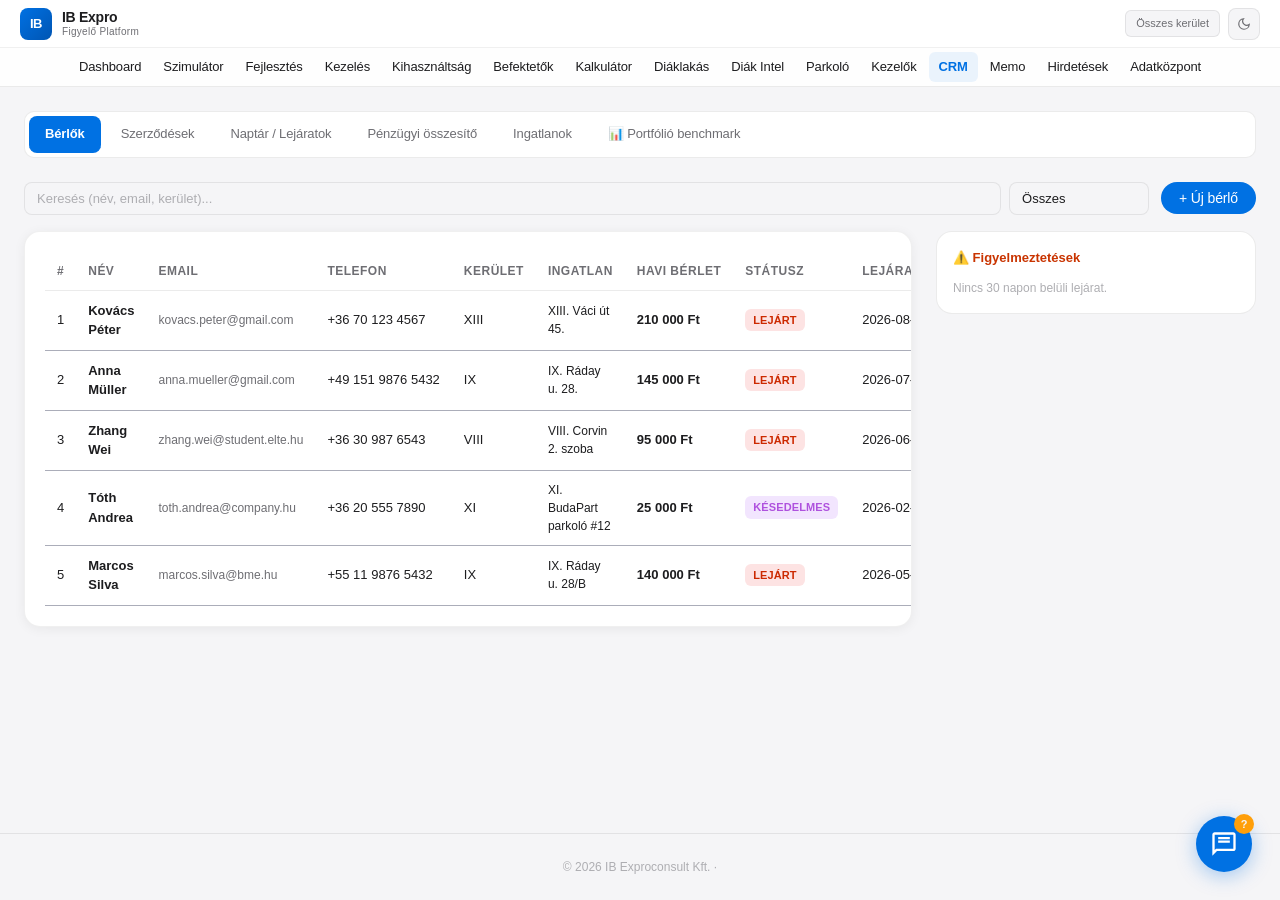
<file: crm.html>
<!DOCTYPE html>
<!--
  
  Bérlői CRM és Szerződéskezelő — IB Exproconsult
  © 2026
-->
<html lang="hu" data-theme="light">
<head>
<meta charset="UTF-8">
<meta name="viewport" content="width=device-width, initial-scale=1.0">
<title>IB Exproconsult — Bérlői CRM</title>
<meta name="description" content="Bérlői CRM és szerződéskezelő alkalmazás — IB Exproconsult">
<script src="libs/chart.min.js"></script>
<style>
/* =========================================================
   DESIGN TOKENS
   ========================================================= */
:root {
  --bg: #F5F5F7;
  --surface: #FFFFFF;
  --surface-2: #F5F5F7;
  --surface2: #F5F5F7;
  --surface-3: #E5E5EA;
  --border: rgba(0,0,0,0.08);
  --border-h: rgba(0,0,0,0.14);
  --accent: #0071E3;
  --accent-hover: #0077ED;
  --accent-light: rgba(0,113,227,0.12);
  --primary: #0071E3;
  --primary-h: #0077ED;
  --ib-blue: #0071E3;
  --ib-blue-h: #0077ED;
  --ib-blue-glow: rgba(0,113,227,0.15);
  --gold: #FF9F0A;
  --green: #34C759;
  --red: #FF3B30;
  --orange: #FF9500;
  --purple: #AF52DE;
  --teal: #5AC8FA;
  --cyan: #5AC8FA;
  --success: #34C759;
  --warning: #FF9F0A;
  --danger: #FF3B30;
  --info: #5AC8FA;
  --text: #1D1D1F;
  --text-muted: #6E6E73;
  --text-dim: #AEAEB2;
  --text-faint: #AEAEB2;
  --radius: 10px;
  --radius-sm: 6px;
  --radius-md: 10px;
  --radius-lg: 14px;
  --radius-xl: 18px;
  --shadow: 0 4px 24px rgba(0,0,0,0.4);
  --font: 'Inter', -apple-system, BlinkMacSystemFont, 'Segoe UI', system-ui, sans-serif;
  --text-xs: 10px;
  --text-sm: 12px;
  --text-base: 13px;
  --text-md: 14px;
  --text-lg: 16px;
  --text-xl: 20px;
  --text-2xl: 28px;

      --header-h: 56px;
      --sidebar-w: 340px;
    }

/* RESET */
*, *::before, *::after { box-sizing: border-box; margin: 0; padding: 0; }
html, body { height: 100%; background: var(--bg); color: var(--text); font-family: var(--font); font-size: 14px; line-height: 1.5; overflow-x: hidden; }
a { color: var(--accent); text-decoration: none; }
button { cursor: pointer; border: none; font-family: inherit; }
input, select, textarea { font-family: inherit; }
.tabular { font-variant-numeric: tabular-nums lining-nums; }

/* PAGE LAYOUT */
.page { min-height: 100vh; display: flex; flex-direction: column; }

/* NAV */
.nav {
  background: var(--surface);
  border-bottom: 1px solid var(--border);
  padding: 0 24px;
  height: 56px;
  display: flex;
  align-items: center;
  gap: 16px;
  position: sticky;
  top: 0;
  z-index: 100;
  flex-shrink: 0;
}
.nav-logo { display: flex; align-items: center; gap: 10px; font-weight: 700; font-size: 15px; color: var(--text); }
.nav-logo svg { flex-shrink: 0; }
.nav-back {
  display: flex; align-items: center; gap: 6px; font-size: 13px; color: var(--text-muted);
  padding: 6px 12px; border-radius: 6px; background: var(--surface2);
  border: 1px solid var(--border); transition: all 0.15s;
}
.nav-back:hover { color: var(--text); border-color: var(--accent); }
.nav-spacer { flex: 1; }
.nav-badge {
  font-size: 11px; background: var(--accent-light); color: var(--accent);
  border: 1px solid rgba(0,113,227,0.3); padding: 3px 10px; border-radius: 20px;
  font-weight: 600; letter-spacing: 0.03em;
}

/* MAIN */
.main-content { flex: 1; padding: 24px; max-width: 1440px; margin: 0 auto; width: 100%; }

/* TABS */
.tab-bar {
  display: flex; gap: 4px; background: var(--surface); border: 1px solid var(--border);
  border-radius: var(--radius); padding: 4px; margin-bottom: 24px; overflow-x: auto;
}
.tab-btn {
  padding: 10px 20px; border-radius: 8px; font-size: 13px; font-weight: 600;
  background: transparent; color: var(--text-muted); white-space: nowrap; transition: all 0.15s;
}
.tab-btn:hover { color: var(--text); background: var(--surface2); }
.tab-btn.active { background: var(--accent); color: #fff; }

.tab-panel { display: none; }
.tab-panel.active { display: block; }

/* CARDS / SURFACES */
.card {
  background: var(--surface); border: 1px solid var(--border); border-radius: var(--radius-lg);
  padding: 20px; box-shadow: var(--shadow);
}

/* BUTTONS */
.btn {
  display: inline-flex; align-items: center; gap: 6px; padding: 8px 16px;
  border-radius: 8px; font-size: 13px; font-weight: 600; transition: all 0.15s;
}
.btn-primary { background: var(--accent); color: #fff; }
.btn-primary:hover { background: var(--accent-hover); }
.btn-sm { padding: 5px 10px; font-size: 12px; }
.btn-outline {
  background: transparent; color: var(--text-muted); border: 1px solid var(--border);
}
.btn-outline:hover { color: var(--text); border-color: var(--accent); }
.btn-danger { background: var(--red); color: #fff; }
.btn-danger:hover { background: #dc2626; }

/* INPUTS */
.input, .select-input {
  background: var(--surface2); border: 1px solid var(--border); color: var(--text);
  padding: 8px 12px; border-radius: 8px; font-size: 13px; outline: none; transition: border 0.15s;
}
.input:focus, .select-input:focus { border-color: var(--accent); }
.input::placeholder { color: var(--text-dim); }
textarea.input { resize: vertical; min-height: 60px; }

/* TABLE */
.table-wrap { overflow-x: auto; -webkit-overflow-scrolling: touch; }
table { width: 100%; border-collapse: collapse; font-size: 13px; }
thead th {
  text-align: left; padding: 10px 12px; color: var(--text-muted); font-weight: 600;
  border-bottom: 1px solid var(--border); white-space: nowrap; font-size: 12px;
  text-transform: uppercase; letter-spacing: 0.04em;
}
tbody td { padding: 10px 12px; border-bottom: 1px solid rgba(45,50,80,0.4); vertical-align: middle; }
tbody tr:hover { background: rgba(0,113,227,0.04); }

/* STATUS BADGES */
.badge {
  display: inline-block; padding: 3px 10px; border-radius: 12px; font-size: 11px;
  font-weight: 600; text-transform: uppercase; letter-spacing: 0.03em;
}
.badge-active { background: rgba(16,185,129,0.15); color: var(--green); }
.badge-expiring { background: rgba(249,115,22,0.15); color: var(--orange); }
.badge-expired { background: rgba(239,68,68,0.15); color: var(--red); }
.badge-late { background: rgba(168,85,247,0.15); color: var(--purple); }
.badge-free { background: rgba(0,113,227,0.15); color: var(--accent); }
.badge-dev { background: rgba(249,115,22,0.15); color: var(--orange); }

/* KPI */
.kpi-grid {
  display: grid; grid-template-columns: repeat(4, 1fr); gap: 16px; margin-bottom: 24px;
}
.kpi-card {
  background: var(--surface); border: 1px solid var(--border); border-radius: var(--radius);
  padding: 16px 20px;
}
.kpi-label { font-size: 11px; color: var(--text-muted); text-transform: uppercase; letter-spacing: 0.04em; margin-bottom: 4px; }
.kpi-value { font-size: 24px; font-weight: 700; font-variant-numeric: tabular-nums; }
.kpi-sub { font-size: 11px; color: var(--text-dim); margin-top: 2px; }

/* MODAL */
.modal-overlay {
  position: fixed; inset: 0; z-index: 1000; background: rgba(0,0,0,0.7);
  display: flex; align-items: center; justify-content: center; padding: 24px;
  opacity: 0; pointer-events: none; transition: opacity 0.2s;
}
.modal-overlay.open { opacity: 1; pointer-events: all; }
.modal-panel {
  background: var(--surface); border: 1px solid var(--border); border-radius: var(--radius-lg);
  padding: 28px; width: 100%; max-width: 640px; max-height: 90vh; overflow-y: auto;
  box-shadow: 0 12px 48px rgba(0,0,0,0.5);
}
.modal-panel-lg { max-width: 900px; }
.modal-title { font-size: 18px; font-weight: 700; margin-bottom: 20px; }
.modal-close {
  position: absolute; top: 16px; right: 16px; background: var(--surface2);
  border: 1px solid var(--border); color: var(--text-muted); width: 32px; height: 32px;
  border-radius: 8px; display: flex; align-items: center; justify-content: center; font-size: 16px;
  z-index: 10;
}
.modal-close:hover { color: var(--text); border-color: var(--accent); }
.form-grid { display: grid; grid-template-columns: 1fr 1fr; gap: 14px; }
.form-group { display: flex; flex-direction: column; gap: 4px; }
.form-group.full { grid-column: 1 / -1; }
.form-label { font-size: 12px; color: var(--text-muted); font-weight: 600; }

/* WARNINGS PANEL */
.warnings-panel {
  position: sticky; top: 80px; background: var(--surface); border: 1px solid var(--border);
  border-radius: var(--radius-lg); padding: 16px; max-height: calc(100vh - 120px); overflow-y: auto;
}
.warning-card {
  background: rgba(249,115,22,0.08); border: 1px solid rgba(249,115,22,0.25);
  border-radius: var(--radius); padding: 12px; margin-bottom: 8px;
}
.warning-card:last-child { margin-bottom: 0; }

/* GANTT */
.gantt-container { overflow-x: auto; margin-bottom: 24px; }
.gantt-table { border-collapse: collapse; min-width: 900px; width: 100%; }
.gantt-header th {
  padding: 8px 0; text-align: center; font-size: 11px; color: var(--text-muted);
  border-bottom: 1px solid var(--border); font-weight: 600;
}
.gantt-row td { padding: 6px 0; border-bottom: 1px solid rgba(45,50,80,0.3); position: relative; height: 36px; }
.gantt-label { padding: 6px 12px !important; white-space: nowrap; font-size: 12px; font-weight: 600; min-width: 160px; }
.gantt-bar {
  position: absolute; top: 6px; height: 24px; border-radius: 4px; font-size: 10px;
  display: flex; align-items: center; padding: 0 6px; color: #fff; font-weight: 600;
  white-space: nowrap; overflow: hidden; min-width: 4px;
}

/* PROPERTY CARDS */
.prop-grid { display: grid; grid-template-columns: repeat(auto-fill, minmax(300px, 1fr)); gap: 16px; }
.prop-card {
  background: var(--surface); border: 1px solid var(--border); border-radius: var(--radius-lg);
  padding: 20px; transition: border-color 0.15s;
}
.prop-card:hover { border-color: var(--accent); }
.prop-icon { font-size: 28px; margin-bottom: 8px; }
.prop-title { font-size: 15px; font-weight: 700; margin-bottom: 4px; }
.prop-district { font-size: 12px; color: var(--text-muted); margin-bottom: 12px; }
.prop-stats { display: grid; grid-template-columns: 1fr 1fr; gap: 8px; margin-bottom: 12px; }
.prop-stat-label { font-size: 11px; color: var(--text-dim); }
.prop-stat-value { font-size: 14px; font-weight: 700; }

/* CONTRACT CARDS */
.contract-grid { display: grid; grid-template-columns: repeat(auto-fill, minmax(340px, 1fr)); gap: 16px; }
.contract-card {
  background: var(--surface); border: 1px solid var(--border); border-radius: var(--radius-lg);
  padding: 20px; cursor: pointer; transition: border-color 0.15s;
}
.contract-card:hover { border-color: var(--accent); }

/* CONTRACT DETAIL PRINT */
.contract-detail { font-size: 13px; line-height: 1.7; }
.contract-detail h2 { text-align: center; font-size: 20px; margin-bottom: 4px; }
.contract-detail h3 { font-size: 14px; color: var(--accent); margin: 16px 0 6px; }
.contract-detail .cd-row { display: flex; gap: 8px; margin-bottom: 4px; }
.contract-detail .cd-label { color: var(--text-muted); min-width: 140px; }
.contract-detail .sig-line { border-top: 1px solid var(--border); margin-top: 32px; padding-top: 8px; text-align: center; color: var(--text-muted); font-size: 12px; }

/* CHARTS */
.chart-grid { display: grid; grid-template-columns: 2fr 1fr; gap: 24px; margin-bottom: 24px; }
.chart-card { background: var(--surface); border: 1px solid var(--border); border-radius: var(--radius-lg); padding: 20px; position: relative; }
.chart-card canvas { max-height: 280px; }
.chart-title { font-size: 14px; font-weight: 700; margin-bottom: 12px; color: var(--text-muted); }

/* FOOTER */
footer {
  text-align: center; padding: 24px; font-size: 12px; color: var(--text-dim);
  border-top: 1px solid var(--border);
}
footer a { color: var(--text-muted); }
footer a:hover { color: var(--accent); }

/* RESPONSIVE */
@media (max-width: 900px) {
  .kpi-grid { grid-template-columns: repeat(2, 1fr); }
  .chart-grid { grid-template-columns: 1fr; }
  .tenants-layout { flex-direction: column !important; }
  .warnings-panel { position: static; }
  .form-grid { grid-template-columns: 1fr; }
}
@media (max-width: 600px) {
  .kpi-grid { grid-template-columns: 1fr; }
  .nav { padding: 0 12px; gap: 8px; }
  .main-content { padding: 16px 12px; }
  .tab-btn { padding: 8px 12px; font-size: 12px; }
}

/* SCROLLBAR */
::-webkit-scrollbar { width: 6px; height: 6px; }
::-webkit-scrollbar-track { background: var(--bg); }
::-webkit-scrollbar-thumb { background: var(--border); border-radius: 3px; }
::-webkit-scrollbar-thumb:hover { background: var(--text-dim); }

/* ── Dark mode ──────────────────────────────────────────── */
[data-theme="dark"] {
  --bg: #1C1C1E;
  --surface: #2C2C2E;
  --surface-2: #3A3A3C;
  --surface-3: #48484A;
  --border: rgba(255,255,255,0.10);
  --text: #F5F5F7;
  --text-muted: #AEAEB2;
  --text-dim: #636366;
  --text-faint: #48484A;
  --accent: #0A84FF;
  --primary: #0A84FF;
  --primary-h: #409CFF;
  --shadow: 0 4px 24px rgba(0,0,0,0.6);
}

/* ── Kétszintes nav ── */
.ib-header-wrap { position:sticky; top:0; z-index:200; }
.ib-header-top {
  display:flex; align-items:center; justify-content:space-between;
  padding:0 20px; height:48px;
  background:rgba(255,255,255,0.92);
  border-bottom:1px solid rgba(0,0,0,0.06);
  backdrop-filter:blur(12px); -webkit-backdrop-filter:blur(12px);
}
.ib-header-nav {
  display:flex; align-items:center; justify-content:center;
  flex-wrap:wrap; gap:2px;
  padding:4px 16px;
  background:rgba(255,255,255,0.85);
  border-bottom:1px solid rgba(0,0,0,0.08);
  backdrop-filter:blur(12px); -webkit-backdrop-filter:blur(12px);
}
[data-theme="dark"] .ib-header-top,
[data-theme="dark"] .ib-header-nav {
  background:rgba(28,28,30,0.92);
  border-color:rgba(255,255,255,0.08);
}

</style>
<link rel="stylesheet" href="libs/ib-design-system.css">
</head>
<body>
<div class="page">
  <div class="ib-header-wrap">
  <div class="ib-header-top">
    <div style="display:flex;align-items:center;gap:10px;flex-shrink:0;">
      <div style="width:32px;height:32px;border-radius:8px;background:linear-gradient(135deg,#0071E3,#0055B3);display:flex;align-items:center;justify-content:center;font-size:13px;font-weight:800;color:#fff;letter-spacing:-0.5px;flex-shrink:0;">IB</div>
      <div>
        <div style="font-size:14px;font-weight:700;color:#1D1D1F;letter-spacing:-0.02em;line-height:1.2;">IB Expro</div>
        <div style="font-size:10px;color:#6E6E73;letter-spacing:0.03em;line-height:1.2;">Figyelő Platform</div>
      </div>
    </div>
    <div style="display:flex;align-items:center;gap:8px;flex-shrink:0;">
<div style="display:flex;align-items:center;gap:8px;flex-shrink:0;">
    <span id="selected-district-badge" style="font-size:11px;color:#6E6E73;font-weight:500;padding:4px 10px;background:#F5F5F7;border-radius:6px;border:1px solid rgba(0,0,0,0.08);white-space:nowrap;">Összes kerület</span>
    <button style="width:32px;height:32px;border-radius:8px;background:#F5F5F7;border:1px solid rgba(0,0,0,0.08);color:#6E6E73;display:flex;align-items:center;justify-content:center;cursor:pointer;transition:all 0.15s;" data-theme-toggle aria-label="Téma váltás" onmouseover="this.style.borderColor='#0071E3';this.style.color='#0071E3'" onmouseout="this.style.borderColor='rgba(0,0,0,0.08)';this.style.color='#6E6E73'">
      <svg width="14" height="14" viewBox="0 0 24 24" fill="none" stroke="currentColor" stroke-width="2"><path d="M21 12.79A9 9 0 1 1 11.21 3 7 7 0 0 0 21 12.79z"/></svg>
    </button>
  </div>
    </div>
  </div>
  <nav class="ib-header-nav" id="main-nav">
    <a href="index.html" class="ib-nav-link">Dashboard</a>
    <a href="simulator.html" class="ib-nav-link">Szimulátor</a>
    <a href="development.html" class="ib-nav-link">Fejlesztés</a>
    <a href="property_mgmt.html" class="ib-nav-link">Kezelés</a>
    <a href="occupancy.html" class="ib-nav-link">Kihasználtság</a>
    <a href="investor.html" class="ib-nav-link">Befektetők</a>
    <a href="investment_calculator.html" class="ib-nav-link">Kalkulátor</a>
    <a href="apartment_converter.html" class="ib-nav-link">Diáklakás</a>
    <a href="student_intel.html" class="ib-nav-link">Diák Intel</a>
    <a href="parking_intel.html" class="ib-nav-link">Parkoló</a>
    <a href="property_managers.html" class="ib-nav-link">Kezelők</a>
    <a href="crm.html" class="ib-nav-link active">CRM</a>
    <a href="memo.html" class="ib-nav-link">Memo</a>
    <a href="listings.html" class="ib-nav-link">Hirdetések</a>
    <a href="adatkozpont.html" class="ib-nav-link">Adatközpont</a>
  </nav>
</div>

  <!-- TAB BAR -->
  <div class="main-content">
    <div class="tab-bar" id="tabBar">
      <button class="tab-btn active" data-tab="tenants">Bérlők</button>
      <button class="tab-btn" data-tab="contracts">Szerződések</button>
      <button class="tab-btn" data-tab="calendar">Naptár / Lejáratok</button>
      <button class="tab-btn" data-tab="finance">Pénzügyi összesítő</button>
      <button class="tab-btn" data-tab="properties">Ingatlanok</button>
      <button class="tab-btn" data-tab="benchmark">📊 Portfólió benchmark</button>
    </div>

    <!-- ========== TAB 1: BÉRLŐK ========== -->
    <div class="tab-panel active" id="panel-tenants">
      <div style="display:flex;justify-content:space-between;align-items:center;gap:12px;margin-bottom:16px;flex-wrap:wrap;">
        <div style="display:flex;gap:8px;flex:1;min-width:200px;flex-wrap:wrap;">
          <input type="text" class="input" id="tenantSearch" placeholder="Keresés (név, email, kerület)..." style="flex:1;min-width:180px;">
          <select class="input select-input" id="tenantFilter" style="min-width:140px;">
            <option value="all">Összes</option>
            <option value="active">Aktív</option>
            <option value="expiring">Hamarosan lejár</option>
            <option value="expired">Lejárt</option>
            <option value="late">Késedelmes</option>
          </select>
        </div>
        <button class="btn btn-primary" onclick="openTenantModal()">+ Új bérlő</button>
      </div>

      <div class="tenants-layout" style="display:flex;gap:24px;">
        <div style="flex:1;min-width:0;">
          <div class="card table-wrap">
            <table>
              <thead>
                <tr>
                  <th>#</th><th>Név</th><th>Email</th><th>Telefon</th><th>Kerület</th>
                  <th>Ingatlan</th><th>Havi bérlet</th><th>Státusz</th><th>Lejárat</th><th>Műveletek</th>
                </tr>
              </thead>
              <tbody id="tenantsBody"></tbody>
            </table>
          </div>
        </div>
        <div style="width:320px;flex-shrink:0;">
          <div class="warnings-panel" id="warningsPanel">
            <div style="font-size:13px;font-weight:700;margin-bottom:12px;color:var(--orange);">⚠️ Figyelmeztetések</div>
            <div id="warningsList"></div>
          </div>
        </div>
      </div>
    </div>

    <!-- ========== TAB 2: SZERZŐDÉSEK ========== -->
    <div class="tab-panel" id="panel-contracts">
      <div class="contract-grid" id="contractsGrid"></div>
    </div>

    <!-- ========== TAB 3: NAPTÁR ========== -->
    <div class="tab-panel" id="panel-calendar">
      <div class="card" style="margin-bottom:24px;">
        <div style="font-size:15px;font-weight:700;margin-bottom:16px;">Szerződések időszaka (Gantt nézet)</div>
        <div class="gantt-container" id="ganttContainer"></div>
      </div>
      <div class="card">
        <div style="font-size:15px;font-weight:700;margin-bottom:16px;">Közelgő lejáratok (90 napon belül)</div>
        <div id="upcomingList"></div>
      </div>
    </div>

    <!-- ========== TAB 4: PÉNZÜGYI ========== -->
    <div class="tab-panel" id="panel-finance">
      <div class="kpi-grid" id="finKpiRow1"></div>
      <div class="kpi-grid" id="finKpiRow2"></div>
      <div class="chart-grid">
        <div class="chart-card">
          <div class="chart-title">Havi bevétel (elmúlt 6 hó + 3 hó előrejelzés)</div>
          <div style="position:relative;height:280px;"><canvas id="revenueChart"></canvas></div>
        </div>
        <div class="chart-card">
          <div class="chart-title">Kerület szerinti bevétel</div>
          <div style="position:relative;height:280px;"><canvas id="districtChart"></canvas></div>
        </div>
      </div>
      <div class="card">
        <div style="font-size:15px;font-weight:700;margin-bottom:16px;">Fizetési napló</div>
        <div class="table-wrap">
          <table>
            <thead>
              <tr><th>Bérlő</th><th>Ingatlan</th><th>Összeg</th><th>Esedékes</th><th>Fizetve</th><th>Státusz</th></tr>
            </thead>
            <tbody id="paymentBody"></tbody>
          </table>
        </div>
      </div>
    </div>

    <!-- ========== TAB 5: INGATLANOK ========== -->
    <div class="tab-panel" id="panel-properties">
      <div style="display:flex;justify-content:flex-end;margin-bottom:16px;">
        <button class="btn btn-primary" onclick="openPropertyModal()">+ Ingatlan hozzáadása</button>
      </div>
      <div class="prop-grid" id="propertiesGrid"></div>
    </div>

    <!-- ========== TAB 6: PORTFÓLIÓ BENCHMARK ========== -->
    <div class="tab-panel" id="panel-benchmark">
      <div id="benchmark-content">
        <div style="text-align:center;color:var(--text-muted);padding:40px;">Betöltés...</div>
      </div>
    </div>
  </div>

  <footer>
    © 2026 IB Exproconsult Kft. · 
  </footer>
</div>

<!-- TENANT MODAL -->
<div class="modal-overlay" id="tenantModal">
  <div class="modal-panel" style="position:relative;">
    <button class="modal-close" onclick="closeTenantModal()">✕</button>
    <div class="modal-title" id="tenantModalTitle">Új bérlő hozzáadása</div>
    <form id="tenantForm" onsubmit="saveTenant(event)">
      <input type="hidden" id="tf_id">
      <div class="form-grid">
        <div class="form-group"><label class="form-label">Teljes név</label><input class="input" id="tf_name" required></div>
        <div class="form-group"><label class="form-label">Email</label><input class="input" type="email" id="tf_email" required></div>
        <div class="form-group"><label class="form-label">Telefon</label><input class="input" id="tf_phone"></div>
        <div class="form-group"><label class="form-label">Állampolgárság</label><input class="input" id="tf_nationality"></div>
        <div class="form-group"><label class="form-label">Ingatlan</label><select class="input select-input" id="tf_property" required></select></div>
        <div class="form-group"><label class="form-label">Havi bérlet (Ft)</label><input class="input" type="number" id="tf_rent" required></div>
        <div class="form-group"><label class="form-label">Kaució (Ft)</label><input class="input" type="number" id="tf_deposit"></div>
        <div class="form-group"><label class="form-label">Fizetési státusz</label>
          <select class="input select-input" id="tf_payment_status">
            <option value="rendszeres">Rendszeres</option>
            <option value="késedelmes">Késedelmes</option>
            <option value="nem fizet">Nem fizet</option>
          </select>
        </div>
        <div class="form-group"><label class="form-label">Szerződés kezdete</label><input class="input" type="date" id="tf_start" required></div>
        <div class="form-group"><label class="form-label">Szerződés vége</label><input class="input" type="date" id="tf_end" required></div>
        <div class="form-group full"><label class="form-label">Megjegyzés</label><textarea class="input" id="tf_notes"></textarea></div>
      </div>
      <div style="display:flex;gap:8px;justify-content:flex-end;margin-top:20px;">
        <button type="button" class="btn btn-outline" onclick="closeTenantModal()">Mégse</button>
        <button type="submit" class="btn btn-primary">Mentés</button>
      </div>
    </form>
  </div>
</div>

<!-- PROPERTY MODAL -->
<div class="modal-overlay" id="propertyModal">
  <div class="modal-panel" style="position:relative;">
    <button class="modal-close" onclick="closePropertyModal()">✕</button>
    <div class="modal-title" id="propertyModalTitle">Új ingatlan hozzáadása</div>
    <form id="propertyForm" onsubmit="saveProperty(event)">
      <input type="hidden" id="pf_id">
      <div class="form-grid">
        <div class="form-group full"><label class="form-label">Cím</label><input class="input" id="pf_address" required></div>
        <div class="form-group"><label class="form-label">Kerület</label><input class="input" id="pf_district" required></div>
        <div class="form-group"><label class="form-label">Típus</label>
          <select class="input select-input" id="pf_type">
            <option value="Lakás">Lakás</option>
            <option value="Diák szoba">Diák szoba</option>
            <option value="Kollégium">Kollégium</option>
            <option value="Parkoló">Parkoló</option>
            <option value="Iroda">Iroda</option>
          </select>
        </div>
        <div class="form-group"><label class="form-label">Státusz</label>
          <select class="input select-input" id="pf_status">
            <option value="Foglalt">Foglalt</option>
            <option value="Szabad">Szabad</option>
            <option value="Fejlesztés alatt">Fejlesztés alatt</option>
          </select>
        </div>
        <div class="form-group"><label class="form-label">Méret (m² / hely)</label><input class="input" id="pf_size"></div>
        <div class="form-group"><label class="form-label">Havi bevétel (Ft)</label><input class="input" type="number" id="pf_monthly"></div>
        <div class="form-group"><label class="form-label">Vételár (Ft)</label><input class="input" type="number" id="pf_price"></div>
      </div>
      <div style="display:flex;gap:8px;justify-content:flex-end;margin-top:20px;">
        <button type="button" class="btn btn-outline" onclick="closePropertyModal()">Mégse</button>
        <button type="submit" class="btn btn-primary">Mentés</button>
      </div>
    </form>
  </div>
</div>

<!-- CONTRACT DETAIL MODAL -->
<div class="modal-overlay" id="contractDetailModal">
  <div class="modal-panel modal-panel-lg" style="position:relative;">
    <button class="modal-close" onclick="closeContractDetail()">✕</button>
    <div id="contractDetailContent"></div>
    <div style="display:flex;gap:8px;justify-content:flex-end;margin-top:20px;">
      <button class="btn btn-outline" onclick="printContract()">🖨️ Nyomtatás</button>
      <button class="btn btn-primary" onclick="alert('PDF generálás szimulálva — a letöltés megtörtént volna.')">📄 PDF letöltés</button>
    </div>
  </div>
</div>

<script>
/* =========================================================
   DATA LAYER
   ========================================================= */
const DEMO_TENANTS = [
  { id: 1, name: "Kovács Péter", email: "kovacs.peter@gmail.com", phone: "+36 70 123 4567", nationality: "Magyar", property: "XIII. Váci út 45.", district: "XIII", monthly_rent: 210000, deposit: 420000, start: "2025-09-01", end: "2026-08-31", notes: "Megbízható bérlő, soha nem késett.", payment_status: "rendszeres" },
  { id: 2, name: "Anna Müller", email: "anna.mueller@gmail.com", phone: "+49 151 9876 5432", nationality: "Német", property: "IX. Ráday u. 28.", district: "IX", monthly_rent: 145000, deposit: 290000, start: "2026-01-15", end: "2026-07-14", notes: "Erasmus csere, 6 hónapos szerz.", payment_status: "rendszeres" },
  { id: 3, name: "Zhang Wei", email: "zhang.wei@student.elte.hu", phone: "+36 30 987 6543", nationality: "Kínai", property: "VIII. Corvin 2. szoba", district: "VIII", monthly_rent: 95000, deposit: 190000, start: "2025-09-01", end: "2026-06-30", notes: "ELTE diák, szemeszter alapú bérlet.", payment_status: "rendszeres" },
  { id: 4, name: "Tóth Andrea", email: "toth.andrea@company.hu", phone: "+36 20 555 7890", nationality: "Magyar", property: "XI. BudaPart parkoló #12", district: "XI", monthly_rent: 25000, deposit: 50000, start: "2025-03-01", end: "2026-02-28", notes: "Céges bérlet, havonta számlát kér.", payment_status: "késedelmes" },
  { id: 5, name: "Marcos Silva", email: "marcos.silva@bme.hu", phone: "+55 11 9876 5432", nationality: "Brazil", property: "IX. Ráday u. 28/B", district: "IX", monthly_rent: 140000, deposit: 280000, start: "2025-09-01", end: "2026-05-31", notes: "BME hallgató, ösztöndíjas.", payment_status: "rendszeres" }
];

// IB Exproconsult valós portfólió – forrás: Google Sheets (2026-03-19)
const DEMO_PROPERTIES = [
  { id: 1, address: "VIII. Rákóczi út 17.", district: "VIII", type: "Diáklakás", status: "Foglalt", size: "212 m² / 19 ágy", monthly: 2664800, price: 223000000, beds: 19, annual_cost: 3345746, annual_revenue: 27980400 },
  { id: 2, address: "VIII. Bródy Sándor u. 23.", district: "VIII", type: "Diáklakás", status: "Foglalt", size: "128 m² / 12 ágy", monthly: 1779200, price: 134000000, beds: 12, annual_cost: 2468653, annual_revenue: 18681600 },
  { id: 3, address: "VIII. Baross u. 10.", district: "VIII", type: "Diáklakás", status: "Foglalt", size: "129 m² / 11 ágy", monthly: 1848400, price: 148000000, beds: 11, annual_cost: 1924470, annual_revenue: 19408200 }
];

function loadData(key, fallback) {
  try { const d = window._APP_STORE && window._APP_STORE[key]; return d ? JSON.parse(d) : fallback; }
  catch(e) { return fallback; }
}
function saveData(key, data) { if (!window._APP_STORE) window._APP_STORE = {}; window._APP_STORE[key] = JSON.stringify(data); }

let tenants = loadData('crm_tenants', DEMO_TENANTS);
let properties = loadData('crm_properties', DEMO_PROPERTIES);

function getNextId(arr) { return arr.length ? Math.max(...arr.map(a => a.id)) + 1 : 1; }

/* =========================================================
   UTILITY
   ========================================================= */
const TODAY = new Date();
function daysBetween(d1, d2) { return Math.ceil((new Date(d2) - new Date(d1)) / 86400000); }

function fmt(n) { return n != null ? Number(n).toLocaleString('hu-HU') : '—'; }
function fmtFt(n) { return n != null ? Number(n).toLocaleString('hu-HU') + ' Ft' : '—'; }

function getTenantStatus(t) {
  const end = new Date(t.end);
  const diff = daysBetween(TODAY.toISOString().slice(0,10), t.end);
  if (t.payment_status === 'késedelmes' || t.payment_status === 'nem fizet') return 'late';
  if (diff < 0) return 'expired';
  if (diff <= 30) return 'expiring';
  return 'active';
}

function statusBadge(status) {
  const map = {
    active: ['Aktív','badge-active'],
    expiring: ['Hamarosan lejár','badge-expiring'],
    expired: ['Lejárt','badge-expired'],
    late: ['Késedelmes','badge-late']
  };
  const [label, cls] = map[status] || ['—',''];
  return `<span class="badge ${cls}">${label}</span>`;
}

function propStatusBadge(status) {
  if (status === 'Foglalt') return '<span class="badge badge-active">Foglalt</span>';
  if (status === 'Szabad') return '<span class="badge badge-free">Szabad</span>';
  return '<span class="badge badge-dev">Fejlesztés alatt</span>';
}

function propIcon(type) {
  const map = { 'Lakás': '🏠', 'Diák szoba': '🎓', 'Kollégium': '🏢', 'Parkoló': '🅿️', 'Iroda': '🏢' };
  return map[type] || '🏠';
}

/* =========================================================
   TAB SWITCHING
   ========================================================= */
document.querySelectorAll('.tab-btn').forEach(btn => {
  btn.addEventListener('click', () => {
    document.querySelectorAll('.tab-btn').forEach(b => b.classList.remove('active'));
    document.querySelectorAll('.tab-panel').forEach(p => p.classList.remove('active'));
    btn.classList.add('active');
    document.getElementById('panel-' + btn.dataset.tab).classList.add('active');
    if (btn.dataset.tab === 'contracts') renderContracts();
    if (btn.dataset.tab === 'calendar') renderCalendar();
    if (btn.dataset.tab === 'finance') renderFinance();
    if (btn.dataset.tab === 'properties') renderProperties();
    if (btn.dataset.tab === 'benchmark') renderBenchmarkTab();
  });
});

/* =========================================================
   TAB 1: BÉRLŐK
   ========================================================= */
function renderTenants() {
  const search = (document.getElementById('tenantSearch').value || '').toLowerCase();
  const filter = document.getElementById('tenantFilter').value;

  let list = tenants.map(t => ({...t, _status: getTenantStatus(t)}));
  if (search) list = list.filter(t =>
    t.name.toLowerCase().includes(search) ||
    t.email.toLowerCase().includes(search) ||
    t.district.toLowerCase().includes(search)
  );
  if (filter !== 'all') list = list.filter(t => t._status === filter);

  const tbody = document.getElementById('tenantsBody');
  tbody.innerHTML = list.map((t, i) => `
    <tr>
      <td>${i + 1}</td>
      <td style="font-weight:600;">${t.name}</td>
      <td style="color:var(--text-muted);font-size:12px;">${t.email}</td>
      <td style="white-space:nowrap;">${t.phone}</td>
      <td>${t.district}</td>
      <td style="font-size:12px;">${t.property}</td>
      <td class="tabular" style="font-weight:600;">${fmtFt(t.monthly_rent)}</td>
      <td>${statusBadge(t._status)}</td>
      <td style="white-space:nowrap;">${t.end}</td>
      <td style="white-space:nowrap;">
        <button class="btn btn-sm btn-outline" onclick="editTenant(${t.id})" title="Szerkesztés">✏️</button>
        <button class="btn btn-sm btn-outline" onclick="viewContract(${t.id})" title="Szerződés">📄</button>
        <button class="btn btn-sm btn-outline" onclick="sendEmail(${t.id})" title="Email küldés">💬</button>
        <button class="btn btn-sm btn-outline" onclick="deleteTenant(${t.id})" title="Törlés" style="color:var(--red);">🗑️</button>
      </td>
    </tr>
  `).join('');

  renderWarnings();
}

function renderWarnings() {
  const list = tenants.filter(t => {
    const diff = daysBetween(TODAY.toISOString().slice(0,10), t.end);
    return diff >= 0 && diff <= 30;
  }).sort((a,b) => new Date(a.end) - new Date(b.end));

  const el = document.getElementById('warningsList');
  if (!list.length) {
    el.innerHTML = '<div style="color:var(--text-dim);font-size:12px;">Nincs 30 napon belüli lejárat.</div>';
    return;
  }
  el.innerHTML = list.map(t => {
    const diff = daysBetween(TODAY.toISOString().slice(0,10), t.end);
    return `<div class="warning-card">
      <div style="font-weight:600;font-size:13px;">${t.name}</div>
      <div style="font-size:12px;color:var(--text-muted);">${t.district}. ker. – Lejárat: ${t.end} (${diff} nap)</div>
      <button class="btn btn-sm btn-outline" style="margin-top:8px;" onclick="alert('Emlékeztető email elküldve: ${t.email}')">Emlékeztető küldése</button>
    </div>`;
  }).join('');
}

document.getElementById('tenantSearch').addEventListener('input', renderTenants);
document.getElementById('tenantFilter').addEventListener('change', renderTenants);

// TENANT MODAL
function openTenantModal(t) {
  document.getElementById('tenantModalTitle').textContent = t ? 'Bérlő szerkesztése' : 'Új bérlő hozzáadása';
  document.getElementById('tf_id').value = t ? t.id : '';
  document.getElementById('tf_name').value = t ? t.name : '';
  document.getElementById('tf_email').value = t ? t.email : '';
  document.getElementById('tf_phone').value = t ? t.phone : '';
  document.getElementById('tf_nationality').value = t ? t.nationality : '';
  document.getElementById('tf_rent').value = t ? t.monthly_rent : '';
  document.getElementById('tf_deposit').value = t ? t.deposit : '';
  document.getElementById('tf_start').value = t ? t.start : '';
  document.getElementById('tf_end').value = t ? t.end : '';
  document.getElementById('tf_notes').value = t ? t.notes : '';
  document.getElementById('tf_payment_status').value = t ? t.payment_status : 'rendszeres';

  // Populate property dropdown
  const sel = document.getElementById('tf_property');
  sel.innerHTML = '<option value="">— Válassz —</option>' +
    properties.map(p => `<option value="${p.address}" ${t && t.property === p.address ? 'selected' : ''}>${p.address}</option>`).join('');

  document.getElementById('tenantModal').classList.add('open');
}
function closeTenantModal() { document.getElementById('tenantModal').classList.remove('open'); }

function saveTenant(e) {
  e.preventDefault();
  const id = document.getElementById('tf_id').value;
  const prop = document.getElementById('tf_property').value;
  const matchProp = properties.find(p => p.address === prop);
  const district = matchProp ? matchProp.district : prop.split('.')[0].replace(/[^IVXL]/g,'');

  const data = {
    name: document.getElementById('tf_name').value,
    email: document.getElementById('tf_email').value,
    phone: document.getElementById('tf_phone').value,
    nationality: document.getElementById('tf_nationality').value,
    property: prop,
    district: district,
    monthly_rent: +document.getElementById('tf_rent').value,
    deposit: +document.getElementById('tf_deposit').value || 0,
    start: document.getElementById('tf_start').value,
    end: document.getElementById('tf_end').value,
    notes: document.getElementById('tf_notes').value,
    payment_status: document.getElementById('tf_payment_status').value
  };

  if (id) {
    const idx = tenants.findIndex(t => t.id === +id);
    if (idx >= 0) tenants[idx] = {...tenants[idx], ...data};
  } else {
    data.id = getNextId(tenants);
    tenants.push(data);
  }
  saveData('crm_tenants', tenants);
  closeTenantModal();
  renderTenants();
}

function editTenant(id) { openTenantModal(tenants.find(t => t.id === id)); }
function deleteTenant(id) {
  const t = tenants.find(x => x.id === id);
  if (confirm(`Biztosan törlöd "${t.name}" bérlőt?`)) {
    tenants = tenants.filter(x => x.id !== id);
    saveData('crm_tenants', tenants);
    renderTenants();
  }
}
function sendEmail(id) {
  const t = tenants.find(x => x.id === id);
  alert(`Email küldése szimulálva:\nCímzett: ${t.email}\nTárgy: Bérlemény — ${t.property}`);
}

/* =========================================================
   TAB 2: SZERZŐDÉSEK
   ========================================================= */
function viewContract(id) {
  const t = tenants.find(x => x.id === id);
  if (!t) return;
  showContractDetail(t);
  // Switch to contracts tab if we aren't there
}

function renderContracts() {
  const grid = document.getElementById('contractsGrid');
  grid.innerHTML = tenants.map(t => {
    const st = getTenantStatus(t);
    const months = Math.max(1, Math.round(daysBetween(t.start, t.end) / 30));
    return `<div class="contract-card" onclick="showContractDetail(tenants.find(x=>x.id===${t.id}))">
      <div style="display:flex;justify-content:space-between;align-items:start;margin-bottom:8px;">
        <div style="font-weight:700;font-size:15px;">${t.name}</div>
        ${statusBadge(st)}
      </div>
      <div style="font-size:12px;color:var(--text-muted);margin-bottom:4px;">${t.property}</div>
      <div style="font-size:12px;color:var(--text-muted);margin-bottom:12px;">${t.start} → ${t.end} (${months} hó)</div>
      <div style="font-size:18px;font-weight:700;margin-bottom:12px;font-variant-numeric:tabular-nums;">${fmtFt(t.monthly_rent)}<span style="font-size:12px;font-weight:400;color:var(--text-muted);"> /hó</span></div>
      <div style="display:flex;gap:6px;flex-wrap:wrap;">
        <button class="btn btn-sm btn-outline" onclick="event.stopPropagation();alert('PDF letöltés szimulálva: ${t.name} szerződése')">📥 Letöltés PDF</button>
        <button class="btn btn-sm btn-primary" onclick="event.stopPropagation();renewContract(${t.id})">🔄 Megújítás</button>
      </div>
    </div>`;
  }).join('');
}

function renewContract(id) {
  const t = tenants.find(x => x.id === id);
  if (!t) return;
  const endDate = new Date(t.end);
  const newStart = new Date(endDate);
  newStart.setDate(newStart.getDate() + 1);
  const newEnd = new Date(newStart);
  newEnd.setFullYear(newEnd.getFullYear() + 1);
  t.start = newStart.toISOString().slice(0,10);
  t.end = newEnd.toISOString().slice(0,10);
  saveData('crm_tenants', tenants);
  alert(`Szerződés megújítva: ${t.name}\nÚj időszak: ${t.start} → ${t.end}`);
  renderContracts();
  renderTenants();
}

function showContractDetail(t) {
  const el = document.getElementById('contractDetailContent');
  el.innerHTML = `
    <div class="contract-detail">
      <h2>BÉRLETI SZERZŐDÉS</h2>
      <div style="text-align:center;color:var(--text-muted);margin-bottom:20px;">IB Exproconsult Kft. — Ingatlan bérbeadási megállapodás</div>

      <h3>1. Bérbeadó adatai</h3>
      <div class="cd-row"><span class="cd-label">Cégnév:</span><span>IB Exproconsult Kft.</span></div>
      <div class="cd-row"><span class="cd-label">Székhely:</span><span>1054 Budapest, Hold utca 6.</span></div>
      <div class="cd-row"><span class="cd-label">Adószám:</span><span>12345678-1-41</span></div>

      <h3>2. Bérlő adatai</h3>
      <div class="cd-row"><span class="cd-label">Név:</span><span>${t.name}</span></div>
      <div class="cd-row"><span class="cd-label">Email:</span><span>${t.email}</span></div>
      <div class="cd-row"><span class="cd-label">Telefon:</span><span>${t.phone}</span></div>
      <div class="cd-row"><span class="cd-label">Állampolgárság:</span><span>${t.nationality}</span></div>

      <h3>3. Bérlemény adatai</h3>
      <div class="cd-row"><span class="cd-label">Ingatlan címe:</span><span>${t.property}</span></div>
      <div class="cd-row"><span class="cd-label">Kerület:</span><span>${t.district}. kerület</span></div>

      <h3>4. Pénzügyi feltételek</h3>
      <div class="cd-row"><span class="cd-label">Havi bérleti díj:</span><span style="font-weight:700;">${fmtFt(t.monthly_rent)}</span></div>
      <div class="cd-row"><span class="cd-label">Kaució:</span><span>${fmtFt(t.deposit)}</span></div>
      <div class="cd-row"><span class="cd-label">Fizetési mód:</span><span>Banki átutalás, minden hónap 5. napjáig</span></div>

      <h3>5. Időtartam</h3>
      <div class="cd-row"><span class="cd-label">Kezdet:</span><span>${t.start}</span></div>
      <div class="cd-row"><span class="cd-label">Vége:</span><span>${t.end}</span></div>
      <div class="cd-row"><span class="cd-label">Felmondási idő:</span><span>30 nap, írásban</span></div>

      <h3>6. Általános feltételek</h3>
      <p style="color:var(--text-muted);font-size:12px;line-height:1.8;">
        A bérlő köteles a bérleményt rendeltetésszerűen használni, és a közüzemi díjakat határidőben megfizetni.
        A bérbeadó jogosult a bérleményt évente egyszer megvizsgálni, előzetes egyeztetés után.
        Szerződésszegés esetén a bérbeadó jogosult a szerződést azonnali hatállyal felmondani.
        A kaució a szerződés lejáratakor, a bérlemény állapotának felmérése után kerül visszafizetésre.
      </p>

      <h3>7. Megjegyzések</h3>
      <p style="color:var(--text-muted);font-size:12px;">${t.notes || '—'}</p>

      <div style="display:grid;grid-template-columns:1fr 1fr;gap:40px;margin-top:40px;">
        <div class="sig-line">Bérbeadó (IB Exproconsult Kft.)</div>
        <div class="sig-line">${t.name} (Bérlő)</div>
      </div>
      <div style="text-align:center;margin-top:16px;font-size:11px;color:var(--text-dim);">Kelt: Budapest, ${new Date().toISOString().slice(0,10)}</div>
    </div>
  `;
  document.getElementById('contractDetailModal').classList.add('open');
}
function closeContractDetail() { document.getElementById('contractDetailModal').classList.remove('open'); }
function printContract() {
  const content = document.getElementById('contractDetailContent').innerHTML;
  const w = window.open('','','width=800,height=900');
  w.document.write(`<html><head><title>Bérleti Szerződés</title><style>body{font-family:sans-serif;padding:40px;font-size:13px;line-height:1.7;color:#1D1D1F;}h2{text-align:center;}h3{color:#0071E3;margin:16px 0 6px;}
  .cd-row{display:flex;gap:8px;margin-bottom:3px;}.cd-label{color:#6E6E73;min-width:140px;}.sig-line{border-top:1px solid #D1D1D6;margin-top:32px;padding-top:8px;text-align:center;color:#6E6E73;font-size:12px;}</style>
</head><body>${content}</body></html>`);
  w.document.close();
  w.print();
}

/* =========================================================
   TAB 3: NAPTÁR / GANTT
   ========================================================= */
function renderCalendar() {
  // Gantt chart
  const ganttStart = new Date(2026, 0, 1); // Jan 2026
  const ganttEnd = new Date(2027, 5, 30); // Jun 2027
  const totalDays = daysBetween(ganttStart.toISOString().slice(0,10), ganttEnd.toISOString().slice(0,10));

  // Build month headers
  const months = [];
  let d = new Date(ganttStart);
  while (d < ganttEnd) {
    months.push({ label: d.toLocaleDateString('hu-HU', { year: 'numeric', month: 'short' }), days: new Date(d.getFullYear(), d.getMonth() + 1, 0).getDate() });
    d.setMonth(d.getMonth() + 1);
  }

  let html = '<table class="gantt-table"><thead class="gantt-header"><tr><th style="text-align:left;min-width:160px;">Bérlő</th>';
  months.forEach(m => { html += `<th>${m.label}</th>`; });
  html += '</tr></thead><tbody>';

  tenants.forEach(t => {
    const st = getTenantStatus(t);
    const barColor = st === 'expired' ? 'var(--red)' : st === 'expiring' ? 'var(--orange)' : st === 'late' ? 'var(--purple)' : 'var(--green)';
    const tStart = new Date(t.start);
    const tEnd = new Date(t.end);

    // Clamp to gantt range
    const clampStart = tStart < ganttStart ? ganttStart : tStart;
    const clampEnd = tEnd > ganttEnd ? ganttEnd : tEnd;

    const leftPct = Math.max(0, daysBetween(ganttStart.toISOString().slice(0,10), clampStart.toISOString().slice(0,10)) / totalDays * 100);
    const widthPct = Math.max(0.5, daysBetween(clampStart.toISOString().slice(0,10), clampEnd.toISOString().slice(0,10)) / totalDays * 100);

    html += `<tr class="gantt-row"><td class="gantt-label">${t.name}</td>`;
    // One wide cell spanning all months
    html += `<td colspan="${months.length}" style="position:relative;">
      <div class="gantt-bar" style="left:${leftPct}%;width:${widthPct}%;background:${barColor};" title="${t.name}: ${t.start} → ${t.end}">
        ${widthPct > 8 ? t.property : ''}
      </div>
    </td></tr>`;
  });

  html += '</tbody></table>';
  document.getElementById('ganttContainer').innerHTML = html;

  // Upcoming events
  const upcoming = tenants.filter(t => {
    const diff = daysBetween(TODAY.toISOString().slice(0,10), t.end);
    return diff >= 0 && diff <= 90;
  }).sort((a,b) => new Date(a.end) - new Date(b.end));

  const upEl = document.getElementById('upcomingList');
  if (!upcoming.length) {
    upEl.innerHTML = '<div style="color:var(--text-dim);padding:12px;">Nincs lejárat 90 napon belül.</div>';
  } else {
    upEl.innerHTML = '<div class="table-wrap"><table><thead><tr><th>Bérlő</th><th>Ingatlan</th><th>Lejárat</th><th>Hátralévő</th><th>Státusz</th></tr></thead><tbody>' +
      upcoming.map(t => {
        const diff = daysBetween(TODAY.toISOString().slice(0,10), t.end);
        const st = getTenantStatus(t);
        return `<tr><td style="font-weight:600;">${t.name}</td><td>${t.property}</td><td>${t.end}</td><td>${diff} nap</td><td>${statusBadge(st)}</td></tr>`;
      }).join('') + '</tbody></table></div>';
  }
}

/* =========================================================
   TAB 4: PÉNZÜGYI
   ========================================================= */
let revenueChart = null, districtChart = null;

function renderFinance() {
  const activeTenants = tenants.filter(t => getTenantStatus(t) === 'active' || getTenantStatus(t) === 'expiring');
  const totalMonthly = activeTenants.reduce((s, t) => s + t.monthly_rent, 0);
  const totalDeposit = tenants.reduce((s, t) => s + (t.deposit || 0), 0);
  const latePayers = tenants.filter(t => t.payment_status === 'késedelmes' || t.payment_status === 'nem fizet').length;
  const avgRent = activeTenants.length ? Math.round(totalMonthly / activeTenants.length) : 0;
  const utilizationPct = properties.length ? Math.round(properties.filter(p => p.status === 'Foglalt').length / properties.length * 100) : 0;

  // Next 30 days due
  const next30 = tenants.filter(t => {
    const diff = daysBetween(TODAY.toISOString().slice(0,10), t.end);
    return diff >= 0;
  }).reduce((s, t) => s + t.monthly_rent, 0);

  document.getElementById('finKpiRow1').innerHTML = [
    kpiCard('Összes havi bevétel', fmtFt(totalMonthly), ''),
    kpiCard('Összes éves bevétel (becsült)', fmtFt(totalMonthly * 12), ''),
    kpiCard('Aktív bérlők száma', activeTenants.length, 'db'),
    kpiCard('Átlag bérlet/bérlő', fmtFt(avgRent), '')
  ].join('');

  document.getElementById('finKpiRow2').innerHTML = [
    kpiCard('Összes kaució letét', fmtFt(totalDeposit), ''),
    kpiCard('Késedelmes fizetők', latePayers, 'fő', latePayers > 0 ? 'var(--red)' : ''),
    kpiCard('Kihasználtsági %', utilizationPct + '%', ''),
    kpiCard('Következő havi esedékes', fmtFt(next30), '')
  ].join('');

  // Revenue bar chart
  renderRevenueChart(totalMonthly);
  renderDistrictChart();
  renderPaymentLog();
}

function kpiCard(label, value, sub, color) {
  return `<div class="kpi-card">
    <div class="kpi-label">${label}</div>
    <div class="kpi-value" ${color ? `style="color:${color}"` : ''}>${value}</div>
    ${sub ? `<div class="kpi-sub">${sub}</div>` : ''}
  </div>`;
}

function renderRevenueChart(baseMonthly) {
  const ctx = document.getElementById('revenueChart').getContext('2d');
  if (revenueChart) revenueChart.destroy();

  const labels = [];
  const actual = [];
  const forecast = [];
  const now = new Date();

  for (let i = -5; i <= 3; i++) {
    const m = new Date(now.getFullYear(), now.getMonth() + i, 1);
    labels.push(m.toLocaleDateString('hu-HU', { year: 'numeric', month: 'short' }));
    const variation = baseMonthly * (0.95 + Math.random() * 0.1);
    if (i <= 0) {
      actual.push(Math.round(variation));
      forecast.push(null);
    } else {
      actual.push(null);
      forecast.push(Math.round(variation));
    }
  }

  revenueChart = new Chart(ctx, {
    type: 'bar',
    data: {
      labels,
      datasets: [
        { label: 'Tényleges', data: actual, backgroundColor: 'rgba(0,113,227,0.7)', borderRadius: 4 },
        { label: 'Előrejelzés', data: forecast, backgroundColor: 'rgba(0,113,227,0.25)', borderRadius: 4, borderWidth: 1, borderColor: 'rgba(0,113,227,0.5)' }
      ]
    },
    options: {
      responsive: true, maintainAspectRatio: false,
      plugins: {
        legend: { labels: { color: '#6E6E73', font: { size: 11 } } },
        tooltip: { callbacks: { label: ctx => ctx.parsed.y ? fmtFt(ctx.parsed.y) : '' } }
      },
      scales: {
        x: { grid: { color: 'rgba(45,50,80,0.3)' }, ticks: { color: '#6E6E73', font: { size: 11 } } },
        y: { grid: { color: 'rgba(45,50,80,0.3)' }, ticks: { color: '#6E6E73', font: { size: 11 }, callback: v => fmt(v) } }
      }
    }
  });
}

function renderDistrictChart() {
  const ctx = document.getElementById('districtChart').getContext('2d');
  if (districtChart) districtChart.destroy();

  const districtMap = {};
  tenants.forEach(t => {
    const st = getTenantStatus(t);
    if (st === 'active' || st === 'expiring') {
      districtMap[t.district] = (districtMap[t.district] || 0) + t.monthly_rent;
    }
  });

  const labels = Object.keys(districtMap);
  const data = Object.values(districtMap);
  const colors = ['#0071E3', '#34C759', '#FF9F0A', '#a855f7', '#FF3B30', '#5AC8FA'];

  districtChart = new Chart(ctx, {
    type: 'doughnut',
    data: {
      labels: labels.map(l => l + '. kerület'),
      datasets: [{ data, backgroundColor: colors.slice(0, labels.length), borderWidth: 0 }]
    },
    options: {
      responsive: true,
      maintainAspectRatio: false,
      cutout: '60%',
      plugins: {
        legend: { position: 'bottom', labels: { color: '#6E6E73', font: { size: 11 }, padding: 12 } },
        tooltip: { callbacks: { label: ctx => fmtFt(ctx.parsed) } }
      }
    }
  });
}

function renderPaymentLog() {
  const payments = [
    { tenant: 'Kovács Péter', property: 'XIII. Váci út 45.', amount: 210000, due: '2026-03-05', paid: '2026-03-04', status: 'Fizetve' },
    { tenant: 'Anna Müller', property: 'IX. Ráday u. 28.', amount: 145000, due: '2026-03-05', paid: '2026-03-05', status: 'Fizetve' },
    { tenant: 'Zhang Wei', property: 'VIII. Corvin 2. szoba', amount: 95000, due: '2026-03-05', paid: '2026-03-03', status: 'Fizetve' },
    { tenant: 'Tóth Andrea', property: 'XI. BudaPart parkoló #12', amount: 25000, due: '2026-03-05', paid: '—', status: 'Késedelmes' },
    { tenant: 'Marcos Silva', property: 'IX. Ráday u. 28/B', amount: 140000, due: '2026-03-05', paid: '2026-03-05', status: 'Fizetve' }
  ];

  document.getElementById('paymentBody').innerHTML = payments.map(p => {
    const badge = p.status === 'Fizetve'
      ? '<span class="badge badge-active">Fizetve</span>'
      : '<span class="badge badge-late">Késedelmes</span>';
    return `<tr>
      <td style="font-weight:600;">${p.tenant}</td>
      <td style="font-size:12px;">${p.property}</td>
      <td class="tabular" style="font-weight:600;">${fmtFt(p.amount)}</td>
      <td>${p.due}</td>
      <td>${p.paid}</td>
      <td>${badge}</td>
    </tr>`;
  }).join('');
}

/* =========================================================
   TAB 5: INGATLANOK
   ========================================================= */
function renderProperties() {
  const grid = document.getElementById('propertiesGrid');
  grid.innerHTML = properties.map(p => {
    const yieldPct = p.price > 0 ? ((p.monthly * 12) / p.price * 100).toFixed(1) : '—';
    const tenant = tenants.find(t => t.property.includes(p.address.split('.').slice(0,2).join('.').trim().slice(0,10)));
    return `<div class="prop-card">
      <div class="prop-icon">${propIcon(p.type)}</div>
      <div class="prop-title">${p.address}</div>
      <div class="prop-district">${p.district}. kerület · ${p.type} · ${p.size || '—'}</div>
      <div style="margin-bottom:12px;">${propStatusBadge(p.status)}</div>
      <div class="prop-stats">
        <div><div class="prop-stat-label">Havi bevétel</div><div class="prop-stat-value">${fmtFt(p.monthly)}</div></div>
        <div><div class="prop-stat-label">Vételár</div><div class="prop-stat-value">${fmt(p.price / 1000000)} M Ft</div></div>
        <div><div class="prop-stat-label">Yield</div><div class="prop-stat-value" style="color:var(--green);">${yieldPct}%</div></div>
        <div><div class="prop-stat-label">Bérlő</div><div class="prop-stat-value" style="font-size:12px;">${tenant ? tenant.name : '—'}</div></div>
      </div>
      <div style="display:flex;gap:8px;">
        <button class="btn btn-sm btn-outline" onclick="editProperty(${p.id})">✏️ Módosítás</button>
        <a href="simulator.html" class="btn btn-sm btn-primary" style="text-decoration:none;">📊 Szimulátor</a>
      </div>
    </div>`;
  }).join('');
}

// PROPERTY MODAL
function openPropertyModal(p) {
  document.getElementById('propertyModalTitle').textContent = p ? 'Ingatlan szerkesztése' : 'Új ingatlan hozzáadása';
  document.getElementById('pf_id').value = p ? p.id : '';
  document.getElementById('pf_address').value = p ? p.address : '';
  document.getElementById('pf_district').value = p ? p.district : '';
  document.getElementById('pf_type').value = p ? p.type : 'Lakás';
  document.getElementById('pf_status').value = p ? p.status : 'Szabad';
  document.getElementById('pf_size').value = p ? p.size : '';
  document.getElementById('pf_monthly').value = p ? p.monthly : '';
  document.getElementById('pf_price').value = p ? p.price : '';
  document.getElementById('propertyModal').classList.add('open');
}
function closePropertyModal() { document.getElementById('propertyModal').classList.remove('open'); }

function saveProperty(e) {
  e.preventDefault();
  const id = document.getElementById('pf_id').value;
  const data = {
    address: document.getElementById('pf_address').value,
    district: document.getElementById('pf_district').value,
    type: document.getElementById('pf_type').value,
    status: document.getElementById('pf_status').value,
    size: document.getElementById('pf_size').value,
    monthly: +document.getElementById('pf_monthly').value,
    price: +document.getElementById('pf_price').value
  };
  if (id) {
    const idx = properties.findIndex(p => p.id === +id);
    if (idx >= 0) properties[idx] = {...properties[idx], ...data};
  } else {
    data.id = getNextId(properties);
    properties.push(data);
  }
  saveData('crm_properties', properties);
  closePropertyModal();
  renderProperties();
}
function editProperty(id) { openPropertyModal(properties.find(p => p.id === id)); }


// =========================================================
// PORTFÓLIÓ BENCHMARK (Feature 5)
// =========================================================
const BENCHMARK_DISTRICT_DATA = [
  {district:"I",   rent_median_m2:6000, rent_median_total:310000},
  {district:"II",  rent_median_m2:5750, rent_median_total:360000},
  {district:"III", rent_median_m2:5120, rent_median_total:230000},
  {district:"IV",  rent_median_m2:4670, rent_median_total:195000},
  {district:"V",   rent_median_m2:6600, rent_median_total:350000},
  {district:"VI",  rent_median_m2:5810, rent_median_total:290000},
  {district:"VII", rent_median_m2:5560, rent_median_total:250000},
  {district:"VIII",rent_median_m2:5510, rent_median_total:250000},
  {district:"IX",  rent_median_m2:5640, rent_median_total:240000},
  {district:"X",   rent_median_m2:4740, rent_median_total:200000},
  {district:"XI",  rent_median_m2:5410, rent_median_total:265000},
  {district:"XII", rent_median_m2:5580, rent_median_total:260000},
  {district:"XIII",rent_median_m2:5670, rent_median_total:260000},
  {district:"XIV", rent_median_m2:4860, rent_median_total:220000},
  {district:"XV",  rent_median_m2:4490, rent_median_total:200000},
  {district:"XVI", rent_median_m2:4080, rent_median_total:185000},
  {district:"XVII",rent_median_m2:3950, rent_median_total:180000},
  {district:"XVIII",rent_median_m2:4290,rent_median_total:190000},
  {district:"XIX", rent_median_m2:4560, rent_median_total:200000},
  {district:"XX",  rent_median_m2:4400, rent_median_total:195000},
  {district:"XXI", rent_median_m2:3850, rent_median_total:175000},
  {district:"XXII",rent_median_m2:4080, rent_median_total:180000},
  {district:"XXIII",rent_median_m2:4560,rent_median_total:167000}
];

let benchmarkChart = null;

function renderBenchmarkTab() {
  const props = properties;
  const container = document.getElementById('benchmark-content');
  if (!props || props.length === 0) {
    container.innerHTML = '<div style="text-align:center;color:var(--text-muted);padding:40px;">Nincs ingatlan a portfólióban.</div>';
    return;
  }

  // Extract district from property address/district field
  function getDistrictRoman(p) {
    // Try district field first, then parse from address
    let d = p.district || '';
    d = d.replace(/\./g, '').trim();
    return d;
  }

  const comparisons = props.filter(p => p.monthly && p.monthly > 0).map(p => {
    const dist = getDistrictRoman(p);
    const benchmarkDistrict = BENCHMARK_DISTRICT_DATA.find(b => b.district === dist);
    const median = benchmarkDistrict ? benchmarkDistrict.rent_median_total : null;
    const delta = median ? p.monthly - median : null;
    const deltaPct = median ? ((p.monthly - median) / median * 100) : null;
    let status = 'Nincs adat';
    let statusColor = 'var(--text-muted)';
    if (delta !== null) {
      if (delta > 0) { status = 'Medián felett'; statusColor = 'var(--green)'; }
      else if (delta < 0) { status = 'Medián alatt'; statusColor = 'var(--red)'; }
      else { status = 'Medián'; statusColor = 'var(--gold)'; }
    }
    return { ...p, dist, median, delta, deltaPct, status, statusColor };
  });

  const BP_AVG_RENT_M2 = 5200;
  const portfolioAvg = comparisons.length > 0 ? Math.round(comparisons.reduce((s, c) => s + c.monthly, 0) / comparisons.length) : 0;
  const validComps = comparisons.filter(c => c.deltaPct !== null);
  const avgDeltaPct = validComps.length > 0 ? (validComps.reduce((s, c) => s + c.deltaPct, 0) / validComps.length).toFixed(1) : '—';

  let html = `
    <div style="display:grid;grid-template-columns:repeat(auto-fit,minmax(220px,1fr));gap:16px;margin-bottom:24px;">
      <div style="background:var(--surface);border:1px solid var(--border);border-radius:var(--radius);padding:16px;">
        <div style="font-size:11px;color:var(--text-muted);text-transform:uppercase;font-weight:600;">Portfólió átlag bérleti díj</div>
        <div style="font-size:22px;font-weight:700;margin-top:6px;">${portfolioAvg.toLocaleString('hu-HU')} Ft/hó</div>
      </div>
      <div style="background:var(--surface);border:1px solid var(--border);border-radius:var(--radius);padding:16px;">
        <div style="font-size:11px;color:var(--text-muted);text-transform:uppercase;font-weight:600;">Budapest átlag bérleti díj</div>
        <div style="font-size:22px;font-weight:700;margin-top:6px;">${BP_AVG_RENT_M2.toLocaleString('hu-HU')} Ft/m²</div>
      </div>
      <div style="background:var(--surface);border:1px solid var(--border);border-radius:var(--radius);padding:16px;">
        <div style="font-size:11px;color:var(--text-muted);text-transform:uppercase;font-weight:600;">Portfólió vs. piac delta</div>
        <div style="font-size:22px;font-weight:700;margin-top:6px;color:${parseFloat(avgDeltaPct) >= 0 ? 'var(--green)' : 'var(--red)'};">${avgDeltaPct}%</div>
      </div>
    </div>

    <div style="background:var(--surface);border:1px solid var(--border);border-radius:var(--radius-lg);padding:20px;margin-bottom:24px;overflow-x:auto;">
      <h3 style="font-size:15px;margin-bottom:16px;">Ingatlan vs. kerületi medián összehasonlítás</h3>
      <table style="width:100%;border-collapse:collapse;font-size:13px;">
        <thead>
          <tr style="border-bottom:2px solid var(--border);">
            <th style="padding:10px;text-align:left;color:var(--text-muted);font-size:11px;text-transform:uppercase;">Ingatlan</th>
            <th style="padding:10px;text-align:center;color:var(--text-muted);font-size:11px;text-transform:uppercase;">Kerület</th>
            <th style="padding:10px;text-align:right;color:var(--text-muted);font-size:11px;text-transform:uppercase;">Bérleti díj (Ft)</th>
            <th style="padding:10px;text-align:right;color:var(--text-muted);font-size:11px;text-transform:uppercase;">Kerületi medián</th>
            <th style="padding:10px;text-align:right;color:var(--text-muted);font-size:11px;text-transform:uppercase;">Delta (Ft)</th>
            <th style="padding:10px;text-align:right;color:var(--text-muted);font-size:11px;text-transform:uppercase;">Delta (%)</th>
            <th style="padding:10px;text-align:center;color:var(--text-muted);font-size:11px;text-transform:uppercase;">Státusz</th>
          </tr>
        </thead>
        <tbody>
  `;

  comparisons.forEach(c => {
    html += `<tr style="border-bottom:1px solid var(--border);">
      <td style="padding:10px;">${c.address || c.name || '—'}</td>
      <td style="padding:10px;text-align:center;">${c.dist}.</td>
      <td style="padding:10px;text-align:right;font-weight:600;">${c.monthly ? c.monthly.toLocaleString('hu-HU') : '—'}</td>
      <td style="padding:10px;text-align:right;">${c.median ? c.median.toLocaleString('hu-HU') : '—'}</td>
      <td style="padding:10px;text-align:right;color:${c.delta >= 0 ? 'var(--green)' : 'var(--red)'};">${c.delta !== null ? (c.delta >= 0 ? '+' : '') + c.delta.toLocaleString('hu-HU') : '—'}</td>
      <td style="padding:10px;text-align:right;color:${c.deltaPct >= 0 ? 'var(--green)' : 'var(--red)'};">${c.deltaPct !== null ? (c.deltaPct >= 0 ? '+' : '') + c.deltaPct.toFixed(1) + '%' : '—'}</td>
      <td style="padding:10px;text-align:center;"><span style="padding:3px 10px;border-radius:20px;font-size:11px;font-weight:600;background:${c.statusColor === 'var(--green)' ? 'rgba(16,185,129,0.15)' : c.statusColor === 'var(--red)' ? 'rgba(239,68,68,0.15)' : 'rgba(245,158,11,0.15)'};color:${c.statusColor};">${c.status}</span></td>
    </tr>`;
  });

  html += `</tbody></table></div>`;

  // Chart container
  html += `<div style="background:var(--surface);border:1px solid var(--border);border-radius:var(--radius-lg);padding:20px;">
    <h3 style="font-size:15px;margin-bottom:16px;">Bérleti díj összehasonlítás (aktuális vs. kerületi medián)</h3>
    <div style="height:${Math.max(250, comparisons.length * 60)}px;"><canvas id="benchmark-chart"></canvas></div>
  </div>`;

  container.innerHTML = html;

  // Render chart
  if (benchmarkChart) benchmarkChart.destroy();
  const chartData = comparisons.filter(c => c.median !== null);
  if (chartData.length > 0) {
    const ctx = document.getElementById('benchmark-chart').getContext('2d');
    benchmarkChart = new Chart(ctx, {
      type: 'bar',
      data: {
        labels: chartData.map(c => c.address || c.name || c.dist + '. ker.'),
        datasets: [
          {
            label: 'Aktuális bérleti díj',
            data: chartData.map(c => c.monthly),
            backgroundColor: 'rgba(0,113,227,0.7)',
            borderColor: '#0071E3',
            borderWidth: 1
          },
          {
            label: 'Kerületi medián',
            data: chartData.map(c => c.median),
            backgroundColor: 'rgba(245,158,11,0.5)',
            borderColor: '#FF9F0A',
            borderWidth: 1
          }
        ]
      },
      options: {
        indexAxis: 'y',
        responsive: true,
        maintainAspectRatio: false,
        plugins: {
          legend: { labels: { color: '#6E6E73', font: { size: 11 } } },
          tooltip: {
            callbacks: {
              label: function(ctx) { return ctx.dataset.label + ': ' + parseInt(ctx.raw).toLocaleString('hu-HU') + ' Ft'; }
            }
          }
        },
        scales: {
          x: {
            ticks: {
              color: '#6E6E73',
              callback: function(v) { return (v/1000).toFixed(0) + 'k'; }
            },
            grid: { color: 'rgba(45,50,80,0.3)' }
          },
          y: {
            ticks: { color: '#6E6E73', font: { size: 11 } },
            grid: { color: 'rgba(45,50,80,0.3)' }
          }
        }
      }
    });
  }
}

/* =========================================================
   INIT
   ========================================================= */
renderTenants();

// Close modals on overlay click
document.querySelectorAll('.modal-overlay').forEach(overlay => {
  overlay.addEventListener('click', e => {
    if (e.target === overlay) overlay.classList.remove('open');
  });
});

// Keyboard close
document.addEventListener('keydown', e => {
  if (e.key === 'Escape') {
    document.querySelectorAll('.modal-overlay.open').forEach(m => m.classList.remove('open'));
  }
});
</script>
<!-- IB Assistant Chat Widget -->
<script>
(function(){
/* ── Styles ───────────────────────────────────────────── */
var css = document.createElement('style');
css.textContent = `
@keyframes ibPulse{0%{box-shadow:0 0 0 0 rgba(0,113,227,.55)}70%{box-shadow:0 0 0 18px rgba(0,113,227,0)}100%{box-shadow:0 0 0 0 rgba(0,113,227,0)}}
@keyframes ibDot{0%,80%,100%{transform:scale(0)}40%{transform:scale(1)}}
#ib-chat-btn{position:fixed;bottom:28px;right:28px;z-index:9999;width:56px;height:56px;border-radius:50%;background:#0071E3;border:none;cursor:pointer;display:flex;align-items:center;justify-content:center;box-shadow:0 4px 20px rgba(0,113,227,.45);animation:ibPulse 2s ease-out 3;transition:transform .2s}
#ib-chat-btn:hover{transform:scale(1.08)}
#ib-chat-btn svg{width:28px;height:28px;fill:#fff}
#ib-chat-btn .ib-badge{position:absolute;top:-2px;right:-2px;background:#FF9F0A;color:#F5F5F7;font-size:11px;font-weight:800;width:20px;height:20px;border-radius:50%;display:flex;align-items:center;justify-content:center}
#ib-chat-panel{position:fixed;bottom:96px;right:28px;z-index:9999;width:380px;height:520px;background:#FFFFFF;border:1px solid rgba(0,113,227,.25);border-radius:16px;display:none;flex-direction:column;overflow:hidden;box-shadow:0 12px 48px rgba(0,0,0,.55);font-family:-apple-system,BlinkMacSystemFont,'Segoe UI',Roboto,sans-serif}
#ib-chat-panel.open{display:flex}
.ib-header{background:linear-gradient(135deg,#0071E3 0%,#3a5fcc 100%);padding:16px 18px;display:flex;align-items:center;justify-content:space-between}
.ib-header-left h3{margin:0;font-size:15px;font-weight:700;color:#fff}
.ib-header-left p{margin:2px 0 0;font-size:11px;color:rgba(255,255,255,.7)}
.ib-close{background:none;border:none;color:rgba(255,255,255,.8);font-size:22px;cursor:pointer;padding:0 4px;line-height:1}
.ib-close:hover{color:#fff}
.ib-messages{flex:1;overflow-y:auto;padding:14px;display:flex;flex-direction:column;gap:10px}
.ib-messages::-webkit-scrollbar{width:5px}
.ib-messages::-webkit-scrollbar-thumb{background:#333;border-radius:4px}
.ib-msg{max-width:88%;padding:10px 14px;border-radius:14px;font-size:13px;line-height:1.55;color:#1D1D1F;word-wrap:break-word}
.ib-msg.bot{align-self:flex-start;background:#F5F5F7;border-bottom-left-radius:4px}
.ib-msg.user{align-self:flex-end;background:#0071E3;color:#fff;border-bottom-right-radius:4px}
.ib-msg .ib-ts{display:block;font-size:10px;color:rgba(255,255,255,.35);margin-top:5px}
.ib-msg.bot .ib-ts{color:rgba(255,255,255,.3)}
.ib-chips{display:flex;flex-wrap:wrap;gap:6px;padding:0 14px 10px}
.ib-chip{background:#F5F5F7;border:1px solid rgba(0,113,227,.3);color:#6E6E73;font-size:11px;padding:6px 12px;border-radius:20px;cursor:pointer;transition:all .15s}
.ib-chip:hover{background:#0071E3;color:#fff;border-color:#0071E3}
.ib-typing{align-self:flex-start;display:flex;gap:4px;padding:10px 18px;background:#F5F5F7;border-radius:14px;border-bottom-left-radius:4px}
.ib-typing span{width:7px;height:7px;background:#0071E3;border-radius:50%;animation:ibDot 1.4s infinite ease-in-out both}
.ib-typing span:nth-child(1){animation-delay:-.32s}
.ib-typing span:nth-child(2){animation-delay:-.16s}
.ib-input-bar{display:flex;padding:10px;gap:8px;border-top:1px solid rgba(255,255,255,.07);background:#F5F5F7}
.ib-input-bar input{flex:1;background:#F5F5F7;border:1px solid rgba(255,255,255,.1);border-radius:24px;padding:10px 16px;color:#1D1D1F;font-size:13px;outline:none}
.ib-input-bar input::placeholder{color:#555}
.ib-input-bar input:focus{border-color:#0071E3}
.ib-send{background:#0071E3;border:none;border-radius:50%;width:38px;height:38px;cursor:pointer;display:flex;align-items:center;justify-content:center;transition:background .15s}
.ib-send:hover{background:#3a5fcc}
.ib-send svg{width:18px;height:18px;fill:#fff}
`;
document.head.appendChild(css);

/* ── Knowledge Base ───────────────────────────────────── */
var KB = [
  // Navigation
  {k:['szimulátor','szimulator','simulator','kalkulátor'],a:'A Szimulátor (simulator.html) 18 különböző kalkulátor tabot tartalmaz. A navigációs sávban a „Szimulátor" gombra kattintva éred el. Tartalmaz: ingatlan elemzés, fordított keresés, portfólió, cash-flow, kollégium, parkolóház, adózás, makro szcenáriók, befektetői mérőszámok, bérlői eszközök és még sok más modult.'},
  {k:['land residual','telekérték','telek residual','residual módszer'],a:'A Land Residual (maradékérték) módszer a telek maximális vételárát határozza meg. Képlet: GDV (bruttó fejlesztési érték) – építési költség – soft költségek – finanszírozás – célprofit = maximális telekár. Megtalálod a development.html „📍 F2 · Telekszerzés" tabján.'},
  {k:['pro forma','proforma','pénzügyi terv'],a:'A Pro Forma kalkulátor a fejlesztési projekt teljes pénzügyi modelljét készíti el. Tartalmaz: bevétel-előrejelzés, költségbecslés, hozamszámítás (ROI, IRR, cash-on-cash yield). Megtalálod a development.html „💰 Pro Forma" tabján.'},
  {k:['bérleti díj','albérlet','bérleti','hol vannak a bérleti'],a:'A bérleti díj adatokat több helyen is megtalálod:\n• index.html: interaktív koropletikus térkép kerületenkénti átlagokkal\n• simulator.html: részletes elemzés és összehasonlítás\nAz adatok a rent_detailed.json fájlból származnak, forrásuk a negyzetmeterarak.hu.'},
  {k:['oték','otk','övezeti','övezet','zóna besorolás'],a:'Az OTÉK (Országos Településrendezési és Építési Követelmények) meghatározza az egyes kerületek építési paramétereit: szintterületi mutató (SZM), maximális beépítési arány, emeletszám és parkolási norma. Az OTÉK elemzőt a development.html „🔍 F1 · Piackutatás" tabjában találod.'},
  {k:['due diligence','dd checklist','átvilágítás'],a:'A Due Diligence (átvilágítási) checklist 22 ellenőrzési pontot tartalmaz 4 kategóriában: Jogi (6), Területhasználat (6), Műszaki (6), Pénzügyi (4). A kitöltöttségi állapot automatikusan mentődik. Megtalálod a development.html „📍 F2 · Telekszerzés" tabján.'},
  {k:['mi ez a rendszer','mi ez az oldal','platform','dashboard','mire való'],a:'Ez az IB Exproconsult Budapest Ingatlanelemzési Platform — 12 HTML modulból álló komplex elemző rendszer. Tartalmaz: piaci adatok (index.html), szimulátorok (simulator.html), fejlesztési tracker (development.html), CRM (crm.html), befektetői memo (memo.html), kihasználtsági elemzés, hirdetésfigyelő, diáklakás elemző, ingatlankezelés, parkolóház elemző és lakásátalakító modult.'},

  // Calculators
  {k:['hozam számol','hozamot','hozamszámítás','yield','mekkora a hozam'],a:'Hozamszámításhoz használd a simulator.html „Ingatlan Elemzés" (forward) tabját. Add meg a vételárat, bérleti díjat, költségeket — és azonnal látod a bruttó/nettó hozamot, cap rate-et és cash-on-cash metrikai mutatókat. A fejlesztési hozamhoz a development.html Pro Forma kalkulátorát ajánlom.'},
  {k:['melyik kerület','kerületbe érdemes','hová érdemes','befektetés hol','beruházni','beruház'],a:'A „Fordított Keresés" (simulator.html 2. tab) segít megtalálni a legjobb kerületet. Add meg az elvárásaidat (hozam, büdzsé, típus) és a rendszer rangsorolja a kerületeket. Emellett a „🔍 F1 · Piackutatás" tab (development.html) piaci rés elemzőjében látod az összes kerület bruttó hozamát összehasonlítva.'},
  {k:['jelzálog','hitel','mortgage','törlesztő','hitelkalkul'],a:'A Hitelkalkulátor a simulator.html-ben található. Megadhatod a hitelt összeget, futamidőt, kamatot és a kalkulátor kiszámolja a havi törlesztőt, teljes visszafizetést és a hitel költségét. A „Cash-flow Előrejelzés" tabbal kombinálva láthatod a hitel hatását a pénzáramlásra.'},
  {k:['adó','áfa','szja','adózás','illeték','tax'],a:'Adózási kalkulátort két helyen is találsz:\n• simulator.html „Adózás" tab: SZJA, szocho, önkormányzati adó, áfa kalkulátor befektetők számára\n• development.html F7 tab: fejlesztési projekt adózási elemzés\nMindkettő tartalmazza a hatályos magyar adókulcsokat.'},
  {k:['exit','eladás','mikor adjam el','exit stratégia','kiszállás'],a:'Az Exit Stratégia kalkulátort a development.html-ben találod. Segít eldönteni a legjobb kiszállási időpontot a projekt hozam görbéje alapján. Figyelembe veszi a piaci ciklusokat, SZJA kedvezményeket (5 év tartás után) és az alternatív költséget.'},
  {k:['cash flow','pénzáramlás','cashflow','cf előrejelzés'],a:'A Cash-flow Előrejelzés a simulator.html-ben található. 10 éves előrejelzést készít havi bontásban: bérleti bevétel, üzemeltetési költségek, hiteltörlesztés, adók, nettó pénzáramlás. Grafikonon is megjeleníti a trendeket.'},

  // Data
  {k:['vásárlási ár','eladási ár','purchase','ingatlanárak','négyzetméterár'],a:'A vásárlási árak adatait a purchase_prices.json fájl tartalmazza kerületenkénti bontásban. Az index.html főoldalon interaktív térképen és táblázatban is megtekintheted. A simulator.html-ben részletes szűrési és összehasonlítási lehetőségek vannak.'},
  {k:['kollégium','diák','student','diáklakás','kollégiumi'],a:'A diáklakás/kollégium elemzést két modulban találod:\n• student_intel.html: Egyetemek körüli kereslet-elemzés, hallgatói statisztikák\n• apartment_converter.html: Lakás → diákszálló átalakítási kalkulátor\nA simulator.html „Kollégium" tabja is tartalmaz releváns kalkulátorokat.'},
  {k:['parkoló','parking','parkolóház','garázs'],a:'A parkolóház elemzést a parking_intel.html modulban találod. Tartalmaz: kerületenkénti parkolóhely kereslet, árszintek, fejlesztési potenciál, ROI kalkulátor. A simulator.html „Parkolóház" tabja is tartalmaz parkolóház-specifikus kalkulátort.'},
  {k:['engedély','építési engedély','engedélyezés','hatóság','permitting'],a:'Az építési engedélyezés nyomon követését a development.html „F4 · Engedélyezés" tabján találod. Tartalmazza a teljes engedélyezési folyamatot, határidőket, szükséges dokumentumokat és a hatósági eljárás lépéseit.'},
  {k:['közmű','elmű','víz','gáz','csatorna','kapacitás','közműkapacitás'],a:'A közmű kapacitás ellenőrzést a development.html-ben találod (Közmű Kapacitás tab). Segít felmérni a villamos (ELMŰ-ÉMÁSZ), gáz, víz és csatornahálózat kapacitását a tervezett fejlesztéshez. Fontos a land due diligence részeként!'},
  {k:['telek','telekár','telek ár','telekszim','telekszerzés'],a:'Telekkel kapcsolatos elemzések:\n• simulator.html „Telek Szimulátor" tab: telekérték és fejlesztési potenciál\n• development.html „📍 F2 · Telekszerzés": Land Residual módszer, telekár benchmark 23 kerületre, Due Diligence checklist'},

  // Business lines
  {k:['ingatlankezelés','property management','kezelés','üzemeltetés','propertymanagement'],a:'Az Ingatlankezelés modult a property_mgmt.html oldalon találod. Tartalmaz: bérlői nyilvántartás, karbantartási naptár, pénzügyi kimutatások, tulajdonosi riportok, automatikus figyelmeztetések lejáró szerződésekre.'},
  {k:['fejlesztés','development','projekt tracker','fejlesztési projekt'],a:'A Fejlesztési Projekt Tracker (development.html) a teljes ingatlanfejlesztési folyamatot lefedi 8+ fázisban: Piackutatás (F1), Telekszerzés (F2), Tervezés (F3), Engedélyezés (F4), Kivitelezés, Közmű, Adózás, Exit stratégia. Minden fázishoz kalkulátor és checklist tartozik.'},

  // General
  {k:['frissítés','update','mikor frissül','adat frissítés','frissülnek az adatok'],a:'Az adatok félévente frissülnek: szeptember 15. és március 15. Az aktuális adatok a legutóbbi frissítési ciklusból származnak. A bérleti díjak és vásárlási árak a negyzetmeterarak.hu, ingatlan.com és KSH forrásokból származnak.'},
  {k:['crm','bérlő kezelés','ügyfél','bérlői crm'],a:'A bérlői CRM rendszert a crm.html oldalon találod. Funkciók: bérlői adatbázis, szerződés kezelés, fizetési nyomon követés, kommunikációs napló, automatikus emlékeztetők, bérlő értékelés.'},
  {k:['export','csv','letöltés','mentés'],a:'Szinte minden oldalon elérhető CSV export funkció. A táblázatok felett vagy mellett keresd az „Export" vagy „CSV" gombot. A teljes adatkészlet letölthető további elemzéshez Excelben vagy más eszközben.'},
  {k:['memo','befektetői memo','investor memo'],a:'A Befektetői Memo generátort a memo.html oldalon találod. Automatikusan összeállít egy professzionális befektetői prezentációt a projekt adataiból: piaci összefoglaló, pénzügyi mutatók, kockázatelemzés, exit stratégia.'},
  {k:['listing','hirdetés','hirdetésfigyelő'],a:'A Hirdetésfigyelő modult a listings.html oldalon találod. Valós idejű hirdetés adatokat gyűjt és elemez: árszint monitoring, piacra kerülési idő, ár/m² összehasonlítás kerületenként.'},
  {k:['kihasználtság','occupancy','üresedés','vacancy'],a:'A Kihasználtsági Elemzést az occupancy.html oldalon találod. Nyomon követi a bérleti kihasználtságot, üresedési rátákat, szezonális trendeket és segít optimalizálni a bérleti stratégiát.'},
  {k:['lakásátalakító','converter','átalakítás','apartment converter'],a:'A Lakásátalakító kalkulátort az apartment_converter.html oldalon találod. Kiszámolja a lakás → diákszálló/airbnb átalakítás költségeit, megtérülését és a szükséges engedélyeket.'},
  {k:['portfólió','portfolio'],a:'A Portfólió Elemző a simulator.html-ben található. Lehetővé teszi több ingatlanból álló portfólió összesített elemzését: diverzifikáció, kockázat, összesített hozam, értékváltozás tracking.'},
  {k:['makro','gdp','infláció','kamat','gazdaság','makrogazdaság','szcenárió'],a:'A Makro Szcenáriók modult a simulator.html-ben találod. Három szcenáriót modellez (optimista, bázis, pesszimista) a magyar makrogazdasági mutatók alapján: GDP, infláció, jegybanki alapkamat, munkanélküliség, és ezek hatása az ingatlanpiacra.'},
  {k:['rezsi','közös költség','villany','fűtés','üzemeltetési költség','utility'],a:'A Rezsi Benchmark-ot a simulator.html „🏠 Bérlői & Vásárlói eszközök" tabjában találod (Rezsi Benchmark al-tab). 23 kerület rezsiadatait tartalmazza: villany, gáz, víz, távfűtés, közös költség — összehasonlítható és szűrhető.'},
  {k:['minőség','neighbourhood','szomszédság','kerület minőség','quality'],a:'A Lakókörnyezet Minőségi Index a simulator.html „🏠 Bérlői & Vásárlói eszközök" tabjában érhető el (Kerületi Minőség al-tab). 6 dimenzióban értékeli a kerületeket: közlekedés, zöldterület, szolgáltatások, biztonság, oktatás, egészségügy.'},
  {k:['rent vs buy','bérlés vagy vásárlás','break even','megtérülés','bérelni vagy venni'],a:'A „Bérlés vs. Vásárlás" Break-even kalkulátort a simulator.html „🏠 Bérlői & Vásárlói eszközök" tabjában találod. Kiszámolja, hány év után térül meg a vásárlás a bérléshez képest, figyelembe véve: áremelkedés, bérleti díj növekedés, hitelköltség, alternatív befektetési hozam.'},
  {k:['segítség','help','hogyan','útmutató','használat'],a:'Üdvözöllek! A rendszer 12 modulból áll:\n1. Főoldal (index.html) — piaci áttekintés\n2. Szimulátor — 18 kalkulátor\n3. Fejlesztés — projekt tracker\n4. CRM — bérlő kezelés\n5. Befektetői oldal — investor tools\n6. Memo — befektetői memo\n7. Kihasználtság — occupancy\n8. Hirdetések — listings\n9. Diáklakás — student intel\n10. Ingatlankezelés — property mgmt\n11. Parkoló — parking intel\n12. Átalakító — converter\nKérdezz bátran bármelyikről!'}
];

function getAssistantResponse(q) {
  var ql = q.toLowerCase().replace(/[?!.,]/g, '');
  var best = null, bestScore = 0;
  for (var i = 0; i < KB.length; i++) {
    var score = 0;
    for (var j = 0; j < KB[i].k.length; j++) {
      if (ql.indexOf(KB[i].k[j]) !== -1) {
        score += KB[i].k[j].length;
      }
    }
    if (score > bestScore) { bestScore = score; best = KB[i]; }
  }
  if (best) return best.a;
  // Fallback — try to suggest relevant pages
  var suggestions = [];
  if (/kerület|district/.test(ql)) suggestions.push('index.html (piaci áttekintés)', 'simulator.html (fordított keresés)');
  if (/pénz|cost|ár|price/.test(ql)) suggestions.push('simulator.html (kalkulátorok)', 'development.html (pro forma)');
  if (/bérl|rent/.test(ql)) suggestions.push('index.html (bérleti térkép)', 'crm.html (bérlő kezelés)');
  if (/fejleszt|build|épít/.test(ql)) suggestions.push('development.html (fejlesztési tracker)');
  if (suggestions.length > 0) {
    return 'Ezt a kérdést nem találom az adatbázisomban, de lehet, hogy ezeken az oldalakon megtalálod, amit keresel:\n• ' + suggestions.join('\n• ') + '\nPróbáld pontosítani a kérdést!';
  }
  return 'Ezt a kérdést nem találom az adatbázisomban. Próbáld pontosítani, vagy kérdezz rá a következő témákra: szimulátor, bérleti díjak, hozamszámítás, adózás, fejlesztés, OTÉK, due diligence, CRM, parkoló, kollégium, ingatlankezelés.';
}

/* ── Build DOM ────────────────────────────────────────── */
// Floating button
var btn = document.createElement('button');
btn.id = 'ib-chat-btn';
btn.setAttribute('aria-label', 'IB Assistant megnyitása');
btn.innerHTML = '<svg viewBox="0 0 24 24"><path d="M20 2H4c-1.1 0-2 .9-2 2v18l4-4h14c1.1 0 2-.9 2-2V4c0-1.1-.9-2-2-2zm0 14H5.2L4 17.2V4h16v12z"/><path d="M7 9h10v2H7zm0-3h10v2H7z"/></svg><span class="ib-badge">?</span>';
document.body.appendChild(btn);

// Chat panel
var panel = document.createElement('div');
panel.id = 'ib-chat-panel';
panel.innerHTML = '<div class="ib-header"><div class="ib-header-left"><h3>IB Assistant</h3><p>Hogyan segíthetek?</p></div><button class="ib-close" aria-label="Bezárás">&times;</button></div><div class="ib-messages" id="ib-msgs"></div><div class="ib-chips" id="ib-chips"></div><div class="ib-input-bar"><input id="ib-input" type="text" placeholder="Kérdezz valamit..." autocomplete="off"/><button class="ib-send" aria-label="Küldés"><svg viewBox="0 0 24 24"><path d="M2.01 21L23 12 2.01 3 2 10l15 2-15 2z"/></svg></button></div>';
document.body.appendChild(panel);

var msgs = document.getElementById('ib-msgs');
var input = document.getElementById('ib-input');
var chips = document.getElementById('ib-chips');
var closeBtn = panel.querySelector('.ib-close');
var sendBtn = panel.querySelector('.ib-send');
var isOpen = false;
var chipsShown = true;

// Init chat history store
if (typeof window._APP_STORE === 'undefined') window._APP_STORE = {};
if (!window._APP_STORE.chatHistory) window._APP_STORE.chatHistory = [];

var SUGGESTED = [
  'Hogyan számolok fejlesztési hozamot?',
  'Melyik kerületbe érdemes beruházni?',
  'Hol találom az adózási kalkulátort?',
  'Mi a Land Residual módszer?',
  'Hogyan működik a közmű kapacitás ellenőrzés?',
  'Mikor frissülnek az adatok?'
];

// Render chips
SUGGESTED.forEach(function(txt) {
  var c = document.createElement('button');
  c.className = 'ib-chip';
  c.textContent = txt;
  c.addEventListener('click', function() { sendMessage(txt); });
  chips.appendChild(c);
});

function ts() {
  var d = new Date();
  return (d.getHours() < 10 ? '0' : '') + d.getHours() + ':' + (d.getMinutes() < 10 ? '0' : '') + d.getMinutes();
}

function addMsg(text, who) {
  var div = document.createElement('div');
  div.className = 'ib-msg ' + who;
  div.innerHTML = text.replace(/\n/g, '<br>') + '<span class="ib-ts">' + ts() + '</span>';
  msgs.appendChild(div);
  msgs.scrollTop = msgs.scrollHeight;
  window._APP_STORE.chatHistory.push({who: who, text: text, time: ts()});
}

function showTyping() {
  var t = document.createElement('div');
  t.className = 'ib-typing';
  t.id = 'ib-typing';
  t.innerHTML = '<span></span><span></span><span></span>';
  msgs.appendChild(t);
  msgs.scrollTop = msgs.scrollHeight;
}

function hideTyping() {
  var t = document.getElementById('ib-typing');
  if (t) t.remove();
}

function sendMessage(text) {
  if (!text || !text.trim()) return;
  addMsg(text.trim(), 'user');
  input.value = '';
  // Hide chips after first user message
  if (chipsShown) { chips.style.display = 'none'; chipsShown = false; }
  // Typing indicator
  showTyping();
  setTimeout(function() {
    hideTyping();
    var answer = getAssistantResponse(text.trim());
    addMsg(answer, 'bot');
  }, 600);
}

// Toggle panel
btn.addEventListener('click', function() {
  isOpen = !isOpen;
  if (isOpen) {
    panel.classList.add('open');
    btn.querySelector('.ib-badge').style.display = 'none';
    input.focus();
    // Restore previous messages
    if (msgs.children.length === 0 && window._APP_STORE.chatHistory.length === 0) {
      addMsg('Üdvözöllek! 👋 Az IB Assistant vagyok. Kérdezz bátran a Budapest Dashboard rendszerről — segítek eligazodni a modulok, kalkulátorok és adatok között.', 'bot');
    }
  } else {
    panel.classList.remove('open');
  }
});

closeBtn.addEventListener('click', function() {
  isOpen = false;
  panel.classList.remove('open');
});

// Send on Enter or click
input.addEventListener('keydown', function(e) { if (e.key === 'Enter') sendMessage(input.value); });
sendBtn.addEventListener('click', function() { sendMessage(input.value); });

})();
</script>
</body>
</html>
</file>
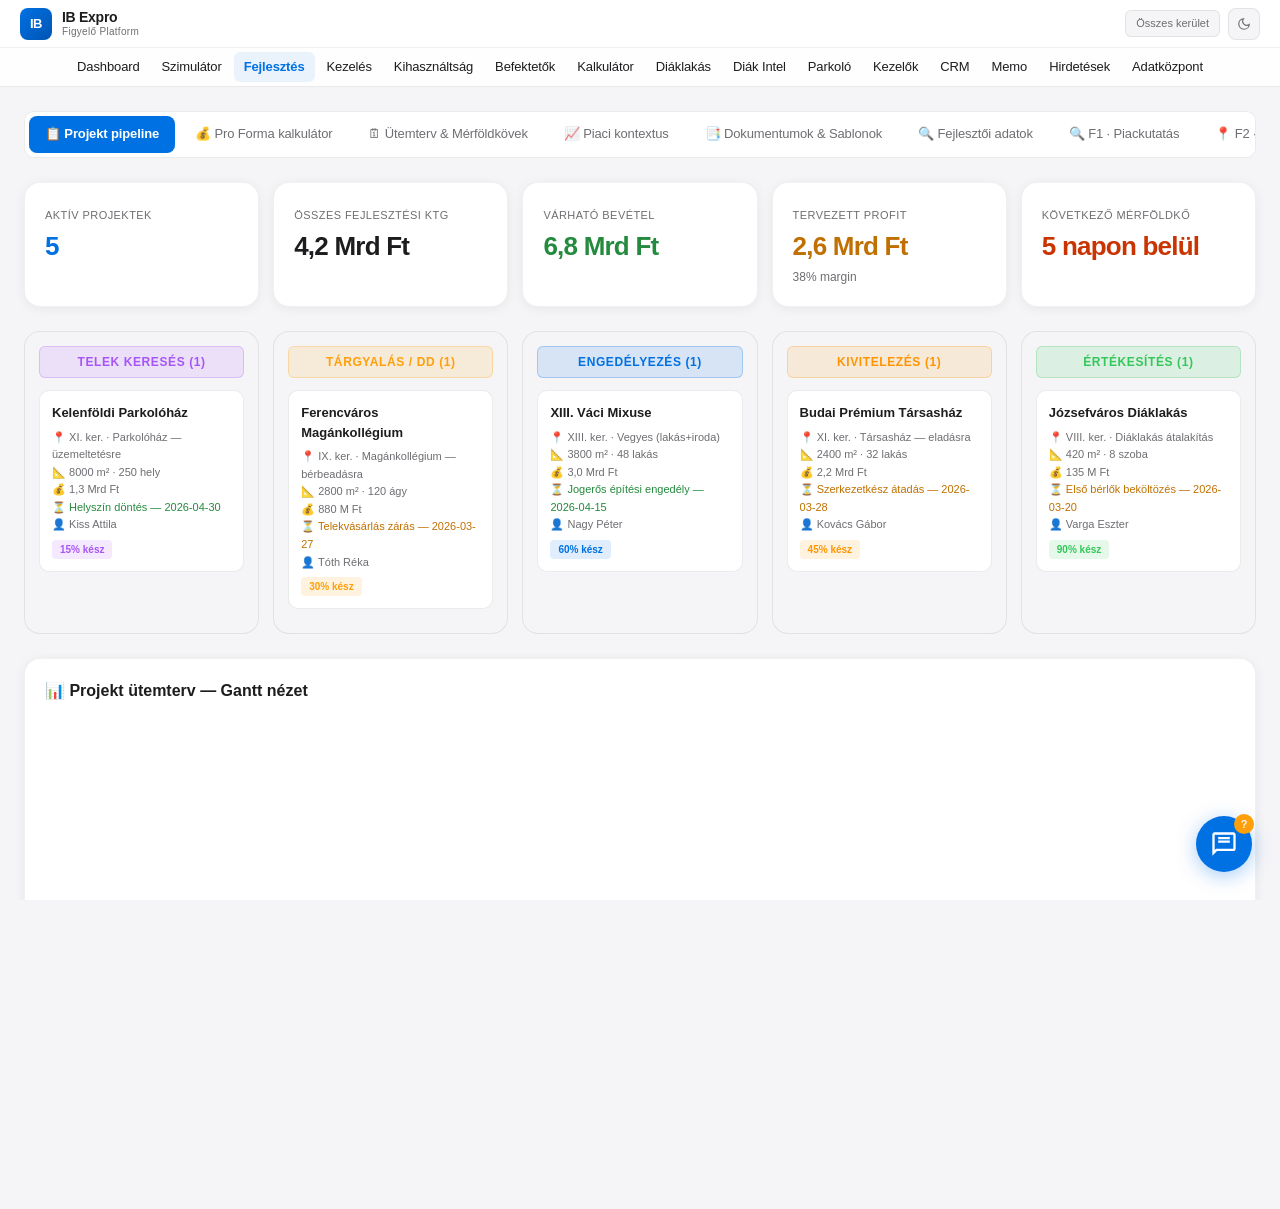
<file: development.html>
<!DOCTYPE html>
<!--
  
  Fejlesztési Projekt Tracker — IB Exproconsult
  © 2026
-->
<html lang="hu" data-theme="light">
<head>
<meta charset="UTF-8">
<meta name="viewport" content="width=device-width, initial-scale=1.0">
<title>IB Exproconsult — Fejlesztési Projekt Tracker</title>
<script src="libs/chart.min.js"></script>
<style>
:root {
  --bg: #F5F5F7;
  --surface: #FFFFFF;
  --surface-2: #F5F5F7;
  --surface2: #F5F5F7;
  --surface-3: #E5E5EA;
  --border: rgba(0,0,0,0.08);
  --border-h: rgba(0,0,0,0.14);
  --accent: #0071E3;
  --accent-hover: #0077ED;
  --accent-light: rgba(0,113,227,0.12);
  --primary: #0071E3;
  --primary-h: #0077ED;
  --ib-blue: #0071E3;
  --ib-blue-h: #0077ED;
  --ib-blue-glow: rgba(0,113,227,0.15);
  --gold: #FF9F0A;
  --green: #34C759;
  --red: #FF3B30;
  --orange: #FF9500;
  --purple: #AF52DE;
  --teal: #5AC8FA;
  --cyan: #5AC8FA;
  --success: #34C759;
  --warning: #FF9F0A;
  --danger: #FF3B30;
  --info: #5AC8FA;
  --text: #1D1D1F;
  --text-muted: #6E6E73;
  --text-dim: #AEAEB2;
  --text-faint: #AEAEB2;
  --radius: 10px;
  --radius-sm: 6px;
  --radius-md: 10px;
  --radius-lg: 14px;
  --radius-xl: 18px;
  --shadow: 0 4px 24px rgba(0,0,0,0.4);
  --font: 'Inter', -apple-system, BlinkMacSystemFont, 'Segoe UI', system-ui, sans-serif;
  --text-xs: 10px;
  --text-sm: 12px;
  --text-base: 13px;
  --text-md: 14px;
  --text-lg: 16px;
  --text-xl: 20px;
  --text-2xl: 28px;

      --header-h: 56px;
      --sidebar-w: 340px;
    }
*,*::before,*::after { box-sizing:border-box; margin:0; padding:0; }
html,body { height:100%; background:var(--bg); color:var(--text); font-family:var(--font); font-size:14px; line-height:1.5; overflow-x:hidden; }
a { color:var(--accent); text-decoration:none; }
button { cursor:pointer; border:none; font-family:inherit; }
input,select,textarea { font-family:inherit; }
.tabular { font-variant-numeric:tabular-nums lining-nums; }
.page { min-height:100vh; display:flex; flex-direction:column; }

/* NAV */
.nav {
  background:var(--surface); border-bottom:1px solid var(--border);
  padding:0 24px; height:56px; display:flex; align-items:center; gap:12px;
  position:sticky; top:0; z-index:1000; flex-shrink:0;
}
.nav-logo { display:flex; align-items:center; gap:10px; font-weight:700; font-size:15px; color:var(--text); }
.nav-logo svg { flex-shrink:0; }
.nav-back {
  display:flex; align-items:center; gap:6px; font-size:13px; color:var(--text-muted);
  padding:6px 12px; border-radius:6px; background:var(--surface2);
  border:1px solid var(--border); transition:all 0.15s;
}
.nav-back:hover { color:var(--text); border-color:var(--accent); }
.nav-spacer { flex:1; }
.nav-badge {
  font-size:11px; background:rgba(249,115,22,0.12); color:#FF9500;
  border:1px solid rgba(249,115,22,0.3); padding:3px 10px; border-radius:20px;
  font-weight:600; letter-spacing:0.03em;
}
.nav-link {
  display:inline-flex; align-items:center; gap:5px; font-size:12px; font-weight:600;
  padding:5px 10px; border-radius:6px; text-decoration:none; transition:all 0.15s;
}

/* MAIN */
.main-content { flex:1; padding:24px; max-width:1440px; margin:0 auto; width:100%; }

/* TABS */
.tab-bar {
  display:flex; gap:4px; background:var(--surface); border:1px solid var(--border);
  border-radius:var(--radius); padding:4px; margin-bottom:24px; overflow-x:auto;
}
.tab-btn {
  padding:10px 18px; border-radius:8px; font-size:13px; font-weight:600;
  background:transparent; color:var(--text-muted); white-space:nowrap; transition:all 0.15s;
}
.tab-btn:hover { color:var(--text); background:var(--surface2); }
.tab-btn.active { background:var(--accent); color:#fff; }
.tab-panel { display:none; }
.tab-panel.active { display:block; }

/* CARD */
.card {
  background:var(--surface); border:1px solid var(--border); border-radius:var(--radius-lg);
  padding:20px; box-shadow:var(--shadow); margin-bottom:20px;
}
.card-title { font-size:16px; font-weight:700; margin-bottom:16px; display:flex; align-items:center; gap:8px; }

/* KPI */
.kpi-grid { display:grid; grid-template-columns:repeat(5,1fr); gap:14px; margin-bottom:24px; }
.kpi-card {
  background:var(--surface); border:1px solid var(--border); border-radius:var(--radius);
  padding:14px 18px;
}
.kpi-label { font-size:11px; color:var(--text-muted); text-transform:uppercase; letter-spacing:0.05em; margin-bottom:4px; }
.kpi-value { font-size:22px; font-weight:800; font-variant-numeric:tabular-nums; }
.kpi-sub { font-size:12px; color:var(--text-muted); margin-top:2px; }

/* KANBAN */
.kanban-container { display:grid; grid-template-columns:repeat(5,1fr); gap:14px; margin-bottom:24px; }
.kanban-col {
  background:var(--surface2); border:1px solid var(--border); border-radius:var(--radius-lg);
  padding:14px; min-height:200px;
}
.kanban-header {
  font-size:12px; font-weight:700; text-transform:uppercase; letter-spacing:0.05em;
  padding:6px 10px; border-radius:6px; margin-bottom:12px; text-align:center;
}
.kanban-card {
  background:var(--surface); border:1px solid var(--border); border-radius:var(--radius);
  padding:12px; margin-bottom:10px; transition:transform 0.15s, box-shadow 0.15s;
}
.kanban-card:hover { transform:translateY(-2px); box-shadow:0 6px 20px rgba(0,0,0,0.3); }
.kanban-card-title { font-size:13px; font-weight:700; margin-bottom:6px; }
.kanban-card-meta { font-size:11px; color:var(--text-muted); line-height:1.6; }
.kanban-card-meta span { display:block; }
.kanban-card-badge {
  display:inline-block; font-size:10px; font-weight:600; padding:2px 8px;
  border-radius:4px; margin-top:6px;
}

/* TABLE */
.data-table { width:100%; border-collapse:collapse; font-size:13px; }
.data-table th {
  text-align:left; font-size:11px; text-transform:uppercase; letter-spacing:0.05em;
  color:var(--text-muted); padding:10px 12px; border-bottom:2px solid var(--border);
  font-weight:600;
}
.data-table td { padding:10px 12px; border-bottom:1px solid var(--border); }
.data-table tr:hover { background:var(--surface2); }

/* FORM */
.form-group { margin-bottom:16px; }
.form-label { display:block; font-size:12px; font-weight:600; color:var(--text-muted); margin-bottom:6px; text-transform:uppercase; letter-spacing:0.03em; }
.form-input {
  width:100%; padding:10px 14px; background:var(--surface2); border:1px solid var(--border);
  border-radius:8px; color:var(--text); font-size:14px; transition:border-color 0.15s;
}
.form-input:focus { outline:none; border-color:var(--accent); }
.form-slider { width:100%; accent-color:var(--accent); }
.form-radio-group { display:flex; flex-wrap:wrap; gap:8px; }
.form-radio {
  display:flex; align-items:center; gap:6px; padding:8px 14px;
  background:var(--surface2); border:1px solid var(--border); border-radius:8px;
  cursor:pointer; font-size:13px; transition:all 0.15s;
}
.form-radio:has(input:checked) { border-color:var(--accent); background:var(--accent-light); color:var(--accent); }
.form-radio input { accent-color:var(--accent); }

/* SENSITIVITY */
.sens-table { width:100%; border-collapse:collapse; text-align:center; }
.sens-table th, .sens-table td { padding:10px 14px; border:1px solid var(--border); font-size:13px; }
.sens-table th { background:var(--surface2); font-weight:600; font-size:11px; text-transform:uppercase; color:var(--text-muted); }
.sens-cell-red { background:rgba(239,68,68,0.15); color:#FF3B30; font-weight:700; }
.sens-cell-yellow { background:rgba(245,158,11,0.15); color:#FF9F0A; font-weight:700; }
.sens-cell-green { background:rgba(16,185,129,0.15); color:#34C759; font-weight:700; }

/* TIMELINE */
.milestone-timeline { position:relative; display:flex; align-items:flex-start; justify-content:space-between; padding:30px 0 40px; margin:20px 0; }
.milestone-timeline::before {
  content:''; position:absolute; top:42px; left:0; right:0; height:3px;
  background:var(--border);
}
.milestone-node { position:relative; display:flex; flex-direction:column; align-items:center; z-index:1; flex:1; max-width:120px; }
.milestone-dot {
  width:18px; height:18px; border-radius:50%; border:3px solid var(--border);
  background:var(--surface); margin-bottom:10px;
}
.milestone-dot.completed { background:var(--green); border-color:var(--green); }
.milestone-dot.active { background:var(--accent); border-color:var(--accent); animation:pulse 2s infinite; }
.milestone-dot.upcoming { background:var(--surface); border-color:var(--text-dim); }
@keyframes pulse { 0%,100%{box-shadow:0 0 0 0 rgba(0,113,227,0.4)} 50%{box-shadow:0 0 0 8px rgba(0,113,227,0)} }
.milestone-label { font-size:10px; text-align:center; color:var(--text-muted); line-height:1.3; max-width:90px; }

/* GANTT */
.gantt-container { overflow-x:auto; margin:20px 0; }
.gantt-table { width:100%; min-width:900px; border-collapse:collapse; }
.gantt-table th { font-size:10px; padding:6px 4px; text-align:center; color:var(--text-muted); border-bottom:1px solid var(--border); font-weight:600; }
.gantt-table td { padding:4px; border-bottom:1px solid var(--border); position:relative; height:32px; }
.gantt-project-name { font-size:12px; font-weight:600; white-space:nowrap; padding:4px 10px; min-width:140px; }
.gantt-bar {
  position:absolute; top:4px; bottom:4px; border-radius:4px; min-width:4px;
}
.gantt-milestone { position:absolute; top:50%; transform:translate(-50%,-50%) rotate(45deg); width:8px; height:8px; background:var(--gold); }

/* ALERTS */
.alert-card {
  padding:14px 18px; border-radius:var(--radius); margin-bottom:12px;
  display:flex; align-items:center; gap:12px; font-size:13px;
}
.alert-red { background:rgba(239,68,68,0.1); border:1px solid rgba(239,68,68,0.3); color:#FF3B30; }
.alert-yellow { background:rgba(245,158,11,0.1); border:1px solid rgba(245,158,11,0.3); color:#FF9F0A; }
.alert-green { background:rgba(16,185,129,0.1); border:1px solid rgba(16,185,129,0.3); color:#34C759; }

/* FINANCE CARDS */
.fin-grid { display:grid; grid-template-columns:repeat(auto-fill,minmax(300px,1fr)); gap:16px; margin:20px 0; }
.fin-card {
  background:var(--surface); border:1px solid var(--border); border-radius:var(--radius-lg);
  padding:20px; transition:transform 0.15s;
}
.fin-card:hover { transform:translateY(-2px); }
.fin-card-title { font-size:15px; font-weight:700; margin-bottom:8px; }
.fin-card-row { font-size:12px; color:var(--text-muted); margin-bottom:4px; }
.fin-card-row strong { color:var(--text); }

/* DOCUMENT CARDS */
.doc-grid { display:grid; grid-template-columns:repeat(auto-fill,minmax(340px,1fr)); gap:16px; }
.doc-card {
  background:var(--surface); border:1px solid var(--border); border-radius:var(--radius-lg);
  padding:20px; display:flex; flex-direction:column;
}
.doc-card-title { font-size:15px; font-weight:700; margin-bottom:6px; display:flex; align-items:center; gap:8px; }
.doc-card-desc { font-size:12px; color:var(--text-muted); margin-bottom:14px; flex:1; }
.doc-card-actions { display:flex; gap:8px; }

/* BUTTONS */
.btn {
  display:inline-flex; align-items:center; gap:6px; padding:8px 16px;
  border-radius:8px; font-size:13px; font-weight:600; transition:all 0.15s;
}
.btn-primary { background:var(--accent); color:#fff; }
.btn-primary:hover { background:var(--accent-hover); }
.btn-secondary { background:var(--surface2); color:var(--text); border:1px solid var(--border); }
.btn-secondary:hover { border-color:var(--accent); color:var(--accent); }
.btn-sm { padding:5px 12px; font-size:12px; }

/* MODAL */
.modal-overlay {
  position:fixed; inset:0; background:rgba(0,0,0,0.7); z-index:2000;
  display:flex; align-items:center; justify-content:center; padding:20px;
  opacity:0; pointer-events:none; transition:opacity 0.2s;
}
.modal-overlay.active { opacity:1; pointer-events:all; }
.modal {
  background:var(--surface); border:1px solid var(--border); border-radius:var(--radius-lg);
  max-width:800px; width:100%; max-height:80vh; overflow-y:auto; padding:28px;
}
.modal-header { display:flex; justify-content:space-between; align-items:center; margin-bottom:20px; }
.modal-title { font-size:18px; font-weight:700; }
.modal-close { background:var(--surface2); border:1px solid var(--border); color:var(--text); width:32px; height:32px; border-radius:8px; display:flex; align-items:center; justify-content:center; font-size:18px; cursor:pointer; }
.modal-body { font-size:13px; line-height:1.8; white-space:pre-line; color:var(--text-muted); }
.modal-body h4 { color:var(--text); font-size:14px; margin:16px 0 8px; }
.modal-body .checklist-item { display:flex; gap:8px; align-items:flex-start; padding:4px 0; }
.modal-body .checklist-item::before { content:'☐'; color:var(--accent); flex-shrink:0; }

/* PROGRESS BAR */
.progress-bar { height:6px; background:var(--border); border-radius:3px; overflow:hidden; }
.progress-fill { height:100%; border-radius:3px; transition:width 0.3s; }

/* TWO COL */
.two-col { display:grid; grid-template-columns:1fr 1fr; gap:24px; }

/* SECTION TITLE */
.section-title { font-size:18px; font-weight:700; margin:24px 0 16px; display:flex; align-items:center; gap:8px; }

/* CHART WRAP */
.chart-wrap { position:relative; height:350px; margin:16px 0; }
.chart-wrap canvas { width:100% !important; height:100% !important; }

/* FOOTER */
footer {
  text-align:center; padding:24px; font-size:12px; color:var(--text-dim);
  border-top:1px solid var(--border); margin-top:40px;
}
footer a { color:var(--text-muted); }

/* RESPONSIVE */
@media(max-width:1100px) {
  .kanban-container { grid-template-columns:repeat(3,1fr); }
  .kpi-grid { grid-template-columns:repeat(3,1fr); }
  .two-col { grid-template-columns:1fr; }
}
@media(max-width:768px) {
  .nav { padding:0 12px; gap:8px; overflow-x:auto; }
  .nav-link { display:none; }
  .main-content { padding:16px; }
  .kpi-grid { grid-template-columns:repeat(2,1fr); }
  .kanban-container { grid-template-columns:1fr; }
  .tab-btn { padding:8px 14px; font-size:12px; }
  .fin-grid { grid-template-columns:1fr; }
  .doc-grid { grid-template-columns:1fr; }
  .milestone-timeline { flex-wrap:wrap; gap:10px; }
}

/* ── Dark mode ──────────────────────────────────────────── */
[data-theme="dark"] {
  --bg: #1C1C1E;
  --surface: #2C2C2E;
  --surface-2: #3A3A3C;
  --surface-3: #48484A;
  --border: rgba(255,255,255,0.10);
  --text: #F5F5F7;
  --text-muted: #AEAEB2;
  --text-dim: #636366;
  --text-faint: #48484A;
  --accent: #0A84FF;
  --primary: #0A84FF;
  --primary-h: #409CFF;
  --shadow: 0 4px 24px rgba(0,0,0,0.6);
}

/* ── Kétszintes nav ── */
.ib-header-wrap { position:sticky; top:0; z-index:200; }
.ib-header-top {
  display:flex; align-items:center; justify-content:space-between;
  padding:0 20px; height:48px;
  background:rgba(255,255,255,0.92);
  border-bottom:1px solid rgba(0,0,0,0.06);
  backdrop-filter:blur(12px); -webkit-backdrop-filter:blur(12px);
}
.ib-header-nav {
  display:flex; align-items:center; justify-content:center;
  flex-wrap:wrap; gap:2px;
  padding:4px 16px;
  background:rgba(255,255,255,0.85);
  border-bottom:1px solid rgba(0,0,0,0.08);
  backdrop-filter:blur(12px); -webkit-backdrop-filter:blur(12px);
}
[data-theme="dark"] .ib-header-top,
[data-theme="dark"] .ib-header-nav {
  background:rgba(28,28,30,0.92);
  border-color:rgba(255,255,255,0.08);
}

</style>
<link rel="stylesheet" href="libs/ib-design-system.css">
</head>
<body>
<div class="page">

<div class="ib-header-wrap">
  <div class="ib-header-top">
    <div style="display:flex;align-items:center;gap:10px;flex-shrink:0;">
      <div style="width:32px;height:32px;border-radius:8px;background:linear-gradient(135deg,#0071E3,#0055B3);display:flex;align-items:center;justify-content:center;font-size:13px;font-weight:800;color:#fff;letter-spacing:-0.5px;flex-shrink:0;">IB</div>
      <div>
        <div style="font-size:14px;font-weight:700;color:#1D1D1F;letter-spacing:-0.02em;line-height:1.2;">IB Expro</div>
        <div style="font-size:10px;color:#6E6E73;letter-spacing:0.03em;line-height:1.2;">Figyelő Platform</div>
      </div>
    </div>
    <div style="display:flex;align-items:center;gap:8px;flex-shrink:0;">
<div style="display:flex;align-items:center;gap:8px;flex-shrink:0;">
    <span id="selected-district-badge" style="font-size:11px;color:#6E6E73;font-weight:500;padding:4px 10px;background:#F5F5F7;border-radius:6px;border:1px solid rgba(0,0,0,0.08);white-space:nowrap;">Összes kerület</span>
    <button style="width:32px;height:32px;border-radius:8px;background:#F5F5F7;border:1px solid rgba(0,0,0,0.08);color:#6E6E73;display:flex;align-items:center;justify-content:center;cursor:pointer;transition:all 0.15s;" data-theme-toggle aria-label="Téma váltás" onmouseover="this.style.borderColor='#0071E3';this.style.color='#0071E3'" onmouseout="this.style.borderColor='rgba(0,0,0,0.08)';this.style.color='#6E6E73'">
      <svg width="14" height="14" viewBox="0 0 24 24" fill="none" stroke="currentColor" stroke-width="2"><path d="M21 12.79A9 9 0 1 1 11.21 3 7 7 0 0 0 21 12.79z"/></svg>
    </button>
  </div>
    </div>
  </div>
  <nav class="ib-header-nav" id="main-nav">
    <a href="index.html" class="ib-nav-link">Dashboard</a>
    <a href="simulator.html" class="ib-nav-link">Szimulátor</a>
    <a href="development.html" class="ib-nav-link active">Fejlesztés</a>
    <a href="property_mgmt.html" class="ib-nav-link">Kezelés</a>
    <a href="occupancy.html" class="ib-nav-link">Kihasználtság</a>
    <a href="investor.html" class="ib-nav-link">Befektetők</a>
    <a href="investment_calculator.html" class="ib-nav-link">Kalkulátor</a>
    <a href="apartment_converter.html" class="ib-nav-link">Diáklakás</a>
    <a href="student_intel.html" class="ib-nav-link">Diák Intel</a>
    <a href="parking_intel.html" class="ib-nav-link">Parkoló</a>
    <a href="property_managers.html" class="ib-nav-link">Kezelők</a>
    <a href="crm.html" class="ib-nav-link">CRM</a>
    <a href="memo.html" class="ib-nav-link">Memo</a>
    <a href="listings.html" class="ib-nav-link">Hirdetések</a>
    <a href="adatkozpont.html" class="ib-nav-link">Adatközpont</a>
  </nav>
</div>

<!-- MAIN -->
<main class="main-content">

<!-- TABS -->
<div class="tab-bar">
  <button class="tab-btn active" data-tab="pipeline">📋 Projekt pipeline</button>
  <button class="tab-btn" data-tab="proforma">💰 Pro Forma kalkulátor</button>
  <button class="tab-btn" data-tab="milestones">🗓 Ütemterv & Mérföldkövek</button>
  <button class="tab-btn" data-tab="market">📈 Piaci kontextus</button>
  <button class="tab-btn" data-tab="docs">📑 Dokumentumok & Sablonok</button>
  <button class="tab-btn" data-tab="developer">🔍 Fejlesztői adatok</button>
  <button class="tab-btn" data-tab="fazis1">🔍 F1 · Piackutatás</button>
  <button class="tab-btn" data-tab="fazis2">📍 F2 · Telekszerzés</button>
  <button class="tab-btn" data-tab="fazis3">💳 F3 · Finanszírozás</button>
  <button class="tab-btn" data-tab="fazis4">📋 F4 · Engedélyezés</button>
  <button class="tab-btn" data-tab="fazis7">🧾 F7 · Adózás & Jogi</button>
  <button class="tab-btn" data-tab="fazis8">🚪 F8 · Exit & Portfolio</button>
</div>

<!-- TAB PANELS -->
<div id="tab-pipeline" class="tab-panel active"></div>
<div id="tab-proforma" class="tab-panel"></div>
<div id="tab-milestones" class="tab-panel"></div>
<div id="tab-market" class="tab-panel"></div>
<div id="tab-docs" class="tab-panel"></div>
<div id="tab-developer" class="tab-panel"></div>
<div id="tab-fazis1" class="tab-panel"></div>
<div id="tab-fazis2" class="tab-panel"></div>
<div id="tab-fazis3" class="tab-panel"></div>
<div id="tab-fazis4" class="tab-panel"></div>
<div id="tab-fazis7" class="tab-panel"></div>
<div id="tab-fazis8" class="tab-panel"></div>

</main>

<footer>
  
</footer>

</div>

<!-- MODAL -->
<div class="modal-overlay" id="modalOverlay">
  <div class="modal">
    <div class="modal-header">
      <div class="modal-title" id="modalTitle"></div>
      <button class="modal-close" onclick="closeModal()">×</button>
    </div>
    <div class="modal-body" id="modalBody"></div>
  </div>
</div>

<script>
/* ============================================================
   GLOBAL STORE
   ============================================================ */
if (!window._APP_STORE) window._APP_STORE = {};
const STORE = window._APP_STORE;

function fmt(n) { return Number(n).toLocaleString('hu-HU'); }
function fmtM(n) { return (n / 1000000).toFixed(0); }
function fmtMrd(n) {
  if (n >= 1e9) return (n / 1e9).toFixed(1).replace('.', ',') + ' Mrd';
  if (n >= 1e6) return (n / 1e6).toFixed(0) + ' M';
  return fmt(n);
}

/* ============================================================
   PROJECTS DATA
   ============================================================ */
const PROJECTS = [
  {
    id:"DEV-001", name:"Budai Prémium Társasház", district:"XI",
    type:"Társasház — eladásra", units:32, sqm_total:2400,
    land_cost:380000000, build_cost:1680000000, soft_cost:120000000, total_cost:2180000000,
    sale_price_m2:1350000, revenue:3240000000,
    stage:"Kivitelezés", stage_pct:45,
    start_date:"2024-06-01", planned_end:"2026-09-30",
    next_milestone:"2026-03-28", next_milestone_label:"Szerkezetkész átadás",
    responsible:"Kovács Gábor", notes:"M4 metró 200m, prémium kivitel",
    milestones:["Telek aláírás","Tervpályázat","Engedély","Alapozás","Szerkezetkész","Tető","Belső munkák","Kulcsrakész","Értékesítés vége"],
    milestone_status:[2,2,2,2,1,0,0,0,0]
  },
  {
    id:"DEV-002", name:"XIII. Váci Mixuse", district:"XIII",
    type:"Vegyes (lakás+iroda)", units:48, sqm_total:3800,
    land_cost:520000000, build_cost:2320000000, soft_cost:190000000, total_cost:3030000000,
    sale_price_m2:1180000, revenue:4484000000,
    stage:"Engedélyezés", stage_pct:60,
    start_date:"2025-01-15", planned_end:"2027-12-31",
    next_milestone:"2026-04-15", next_milestone_label:"Jogerős építési engedély",
    responsible:"Nagy Péter", notes:"Rozsdaövezeti terület, 5% ÁFA",
    milestones:["Telek aláírás","Tervpályázat","Engedély","Alapozás","Szerkezetkész","Tető","Belső munkák","Kulcsrakész","Értékesítés vége"],
    milestone_status:[2,2,1,0,0,0,0,0,0]
  },
  {
    id:"DEV-003", name:"Ferencváros Magánkollégium", district:"IX",
    type:"Magánkollégium — bérbeadásra", units:120, sqm_total:2800,
    land_cost:290000000, build_cost:540000000, soft_cost:50000000, total_cost:880000000,
    monthly_revenue:14400000, revenue:172800000,
    stage:"Tárgyalás / DD", stage_pct:30,
    start_date:"2026-02-01", planned_end:"2028-06-30",
    next_milestone:"2026-03-27", next_milestone_label:"Telekvásárlás zárás",
    responsible:"Tóth Réka", notes:"120 ágyas, BCE 8 perc",
    milestones:["Telek","Hatósági egyeztetés","Engedély","Alapozás","Épületszerkezet","Berendezés","Átadás","Első félév"],
    milestone_status:[1,0,0,0,0,0,0,0]
  },
  {
    id:"DEV-004", name:"Kelenföldi Parkolóház", district:"XI",
    type:"Parkolóház — üzemeltetésre", units:250, sqm_total:8000,
    land_cost:180000000, build_cost:1000000000, soft_cost:80000000, total_cost:1260000000,
    monthly_revenue:18750000, revenue:225000000,
    stage:"Telek keresés", stage_pct:15,
    start_date:"2026-04-01", planned_end:"2028-12-31",
    next_milestone:"2026-04-30", next_milestone_label:"Helyszín döntés",
    responsible:"Kiss Attila", notes:"250 hely, EV töltők tervezve",
    milestones:["Telek","Mélyépítési terv","Engedély","Alapgödör","Szerkezet","Berendezés","Nyitás"],
    milestone_status:[1,0,0,0,0,0,0]
  },
  {
    id:"DEV-005", name:"Józsefváros Diáklakás", district:"VIII",
    type:"Diáklakás átalakítás", units:8, sqm_total:420,
    land_cost:85000000, build_cost:42000000, soft_cost:8000000, total_cost:135000000,
    monthly_revenue:1680000, revenue:20160000,
    stage:"Értékesítés", stage_pct:90,
    start_date:"2025-09-01", planned_end:"2026-05-31",
    next_milestone:"2026-03-20", next_milestone_label:"Első bérlők beköltözés",
    responsible:"Varga Eszter", notes:"ELTE közelében, 8 szoba kiadó",
    milestones:["Telek aláírás","Tervpályázat","Engedély","Felújítás","Berendezés","Marketing","Beköltözés","Értékesítés vége"],
    milestone_status:[2,2,2,2,2,2,1,0]
  }
];

if (!STORE.devProjects) STORE.devProjects = [...PROJECTS];

const STAGES = ["Telek keresés","Tárgyalás / DD","Engedélyezés","Kivitelezés","Értékesítés"];
const STAGE_COLORS = {
  "Telek keresés":"#a855f7",
  "Tárgyalás / DD":"#FF9F0A",
  "Engedélyezés":"#0071E3",
  "Kivitelezés":"#FF9500",
  "Értékesítés":"#34C759"
};

const NOW = new Date('2026-03-15');

function daysDiff(a, b) {
  return Math.round((new Date(b) - new Date(a)) / 86400000);
}

/* ============================================================
   CHART REGISTRY — destroy before recreate
   ============================================================ */
const chartRegistry = {};
function getOrCreateChart(id, config) {
  if (chartRegistry[id]) { chartRegistry[id].destroy(); delete chartRegistry[id]; }
  const ctx = document.getElementById(id);
  if (!ctx) return null;
  chartRegistry[id] = new Chart(ctx.getContext('2d'), config);
  return chartRegistry[id];
}

/* ============================================================
   TAB 1 — Projekt pipeline
   ============================================================ */
function renderPipeline() {
  const projects = STORE.devProjects;
  // Find nearest milestone
  let nearestDays = Infinity;
  projects.forEach(p => {
    const d = daysDiff(NOW.toISOString().slice(0,10), p.next_milestone);
    if (d > 0 && d < nearestDays) nearestDays = d;
  });

  let html = `
  <div class="kpi-grid">
    <div class="kpi-card">
      <div class="kpi-label">Aktív projektek</div>
      <div class="kpi-value" style="color:var(--accent)">${projects.length}</div>
    </div>
    <div class="kpi-card">
      <div class="kpi-label">Összes fejlesztési ktg</div>
      <div class="kpi-value">4,2 Mrd Ft</div>
    </div>
    <div class="kpi-card">
      <div class="kpi-label">Várható bevétel</div>
      <div class="kpi-value" style="color:var(--green)">6,8 Mrd Ft</div>
    </div>
    <div class="kpi-card">
      <div class="kpi-label">Tervezett profit</div>
      <div class="kpi-value" style="color:var(--gold)">2,6 Mrd Ft</div>
      <div class="kpi-sub">38% margin</div>
    </div>
    <div class="kpi-card">
      <div class="kpi-label">Következő mérföldkő</div>
      <div class="kpi-value" style="color:var(--orange)">${nearestDays > 100 ? '12' : nearestDays} napon belül</div>
    </div>
  </div>

  <!-- KANBAN -->
  <div class="kanban-container">`;

  STAGES.forEach(stage => {
    const color = STAGE_COLORS[stage];
    const stageProjects = projects.filter(p => p.stage === stage);
    html += `
    <div class="kanban-col">
      <div class="kanban-header" style="background:${color}20;color:${color};border:1px solid ${color}40">${stage} (${stageProjects.length})</div>`;
    stageProjects.forEach(p => {
      const daysToMs = daysDiff(NOW.toISOString().slice(0,10), p.next_milestone);
      const msColor = daysToMs < 0 ? 'var(--red)' : daysToMs <= 14 ? 'var(--gold)' : 'var(--green)';
      html += `
      <div class="kanban-card">
        <div class="kanban-card-title">${p.name}</div>
        <div class="kanban-card-meta">
          <span>📍 ${p.district}. ker. · ${p.type}</span>
          <span>📐 ${fmt(p.sqm_total)} m² · ${p.units} ${p.type.includes('Parkoló') ? 'hely' : p.type.includes('ágyas') || p.type.includes('Kollégium') || p.type.includes('kollégium') ? 'ágy' : p.type.includes('szoba') || p.type.includes('Diáklakás') || p.type.includes('diáklakás') ? 'szoba' : 'lakás'}</span>
          <span>💰 ${fmtMrd(p.total_cost)} Ft</span>
          <span style="color:${msColor}">⏳ ${p.next_milestone_label} — ${p.next_milestone}</span>
          <span>👤 ${p.responsible}</span>
        </div>
        <div class="kanban-card-badge" style="background:${color}20;color:${color}">${p.stage_pct}% kész</div>
      </div>`;
    });
    html += `</div>`;
  });

  html += `</div>

  <!-- GANTT CHART -->
  <div class="card">
    <div class="card-title">📊 Projekt ütemterv — Gantt nézet</div>
    <div class="chart-wrap" style="height:320px">
      <canvas id="ganttChart"></canvas>
    </div>
  </div>`;

  document.getElementById('tab-pipeline').innerHTML = html;

  // Gantt-like horizontal bar chart using floating bars
  const labels = projects.map(p => p.id + ' ' + p.name);
  const startRef = new Date('2024-01-01');

  const totalData = projects.map(p => {
    const s = daysDiff(startRef.toISOString().slice(0,10), p.start_date);
    const e = daysDiff(startRef.toISOString().slice(0,10), p.planned_end);
    return [s, e];
  });

  const elapsedData = projects.map(p => {
    const s = daysDiff(startRef.toISOString().slice(0,10), p.start_date);
    const nowDay = daysDiff(startRef.toISOString().slice(0,10), NOW.toISOString().slice(0,10));
    const e = daysDiff(startRef.toISOString().slice(0,10), p.planned_end);
    return [s, Math.min(Math.max(nowDay, s), e)];
  });

  const colors = projects.map(p => STAGE_COLORS[p.stage]);

  getOrCreateChart('ganttChart', {
    type: 'bar',
    data: {
      labels,
      datasets: [
        {
          label: 'Teljes időtartam',
          data: totalData,
          backgroundColor: colors.map(c => c + '35'),
          borderColor: colors.map(c => c + '60'),
          borderWidth: 1,
          borderRadius: 4,
          borderSkipped: false,
          barPercentage: 0.6
        },
        {
          label: 'Eltelt idő',
          data: elapsedData,
          backgroundColor: colors.map(c => c + 'CC'),
          borderRadius: 4,
          borderSkipped: false,
          barPercentage: 0.6
        }
      ]
    },
    options: {
      indexAxis: 'y',
      responsive: true,
      maintainAspectRatio: false,
      scales: {
        x: {
          type: 'linear',
          min: daysDiff(startRef.toISOString().slice(0,10), '2024-06-01'),
          max: daysDiff(startRef.toISOString().slice(0,10), '2029-03-01'),
          grid: { color: 'rgba(0,0,0,0.08)15' },
          ticks: { 
            color: '#6E6E73', 
            callback: v => {
              const d = new Date(startRef);
              d.setDate(d.getDate() + v);
              return d.toLocaleDateString('hu-HU', {year:'2-digit', month:'short'});
            },
            maxTicksLimit: 12
          }
        },
        y: { grid: { display: false }, ticks: { color: '#1D1D1F', font: { size: 11, weight: 600 } } }
      },
      plugins: {
        legend: { display: false },
        tooltip: {
          callbacks: {
            title: items => projects[items[0].dataIndex].name,
            label: item => {
              const p = projects[item.dataIndex];
              return `${p.start_date} → ${p.planned_end} (${p.stage_pct}% kész)`;
            }
          }
        }
      }
    }
  });
}

/* ============================================================
   TAB 2 — Pro Forma kalkulátor
   ============================================================ */
function renderProforma() {
  const html = `
  <div class="two-col">
    <!-- LEFT: INPUTS -->
    <div>
      <div class="card">
        <div class="card-title">⚙️ Projekt paraméterek</div>
        
        <div class="form-group">
          <label class="form-label">Projekt neve</label>
          <input type="text" class="form-input" id="pf-name" value="Új fejlesztési projekt" placeholder="Projekt neve...">
        </div>

        <div class="form-group">
          <label class="form-label">Kerület</label>
          <select class="form-input" id="pf-district">
            ${['I','II','III','IV','V','VI','VII','VIII','IX','X','XI','XII','XIII','XIV','XV','XVI','XVII','XVIII','XIX','XX','XXI','XXII','XXIII'].map(d => `<option value="${d}" ${d==='XI'?'selected':''}>${d}. kerület</option>`).join('')}
          </select>
        </div>

        <div class="form-group">
          <label class="form-label">Projekt típus</label>
          <div class="form-radio-group">
            <label class="form-radio"><input type="radio" name="pf-type" value="eladas" checked> Társasház eladásra</label>
            <label class="form-radio"><input type="radio" name="pf-type" value="berbeadas"> Bérbeadásra</label>
            <label class="form-radio"><input type="radio" name="pf-type" value="vegyes"> Vegyes</label>
            <label class="form-radio"><input type="radio" name="pf-type" value="kollegium"> Kollégium</label>
            <label class="form-radio"><input type="radio" name="pf-type" value="parkolo"> Parkolóház</label>
          </div>
        </div>

        <div class="form-group">
          <label class="form-label">Telek ára (Ft): <strong id="pf-land-val" class="tabular">200 000 000</strong></label>
          <input type="range" class="form-slider" id="pf-land" min="50000000" max="2000000000" step="10000000" value="200000000">
        </div>

        <div class="form-group">
          <label class="form-label">Hasznos alapterület (m²): <strong id="pf-sqm-val" class="tabular">1 500</strong></label>
          <input type="range" class="form-slider" id="pf-sqm" min="200" max="10000" step="50" value="1500">
        </div>

        <div class="form-group">
          <label class="form-label">Építési ktg/m² (Ft): <strong id="pf-buildcost-val" class="tabular">750 000</strong></label>
          <input type="range" class="form-slider" id="pf-buildcost" min="200000" max="1500000" step="10000" value="750000">
        </div>

        <div class="form-group">
          <label class="form-label">Soft cost (%): <strong id="pf-soft-val">7%</strong></label>
          <input type="range" class="form-slider" id="pf-soft" min="3" max="15" step="0.5" value="7">
        </div>

        <div class="form-group">
          <label class="form-label">Finanszírozás aránya (%): <strong id="pf-finratio-val">60%</strong></label>
          <input type="range" class="form-slider" id="pf-finratio" min="0" max="80" step="5" value="60">
        </div>

        <div class="form-group">
          <label class="form-label">Hitelkamat (%): <strong id="pf-rate-val">7%</strong></label>
          <input type="range" class="form-slider" id="pf-rate" min="3" max="12" step="0.1" value="7">
        </div>

        <div class="form-group">
          <label class="form-label">Fejlesztési idő (hónap): <strong id="pf-months-val">30</strong></label>
          <input type="range" class="form-slider" id="pf-months" min="12" max="48" step="1" value="30">
        </div>

        <div class="form-group" id="pf-saleprice-group">
          <label class="form-label">Eladási ár/m² (Ft): <strong id="pf-saleprice-val" class="tabular">1 200 000</strong></label>
          <input type="range" class="form-slider" id="pf-saleprice" min="500000" max="4000000" step="10000" value="1200000">
        </div>

        <div class="form-group" id="pf-monthlyrev-group" style="display:none">
          <label class="form-label">Havi bevétel (Ft): <strong id="pf-monthlyrev-val" class="tabular">2 000 000</strong></label>
          <input type="range" class="form-slider" id="pf-monthlyrev" min="200000" max="50000000" step="100000" value="2000000">
        </div>

        <div class="form-group">
          <label class="form-label">Értékesítési ktg (%): <strong id="pf-salecost-val">2%</strong></label>
          <input type="range" class="form-slider" id="pf-salecost" min="0" max="5" step="0.5" value="2">
        </div>

        <button class="btn btn-primary" style="width:100%;margin-top:8px;justify-content:center;" onclick="saveAsProject()">💾 Mentés projektként</button>
      </div>
    </div>

    <!-- RIGHT: RESULTS -->
    <div>
      <div id="pf-results"></div>
      <div class="card">
        <div class="card-title">📊 Érzékenységi táblázat</div>
        <p style="font-size:12px;color:var(--text-muted);margin-bottom:12px;">Nettó profit % — eladási ár vs. építési ktg változás</p>
        <div id="pf-sensitivity"></div>
      </div>
    </div>
  </div>`;
  
  document.getElementById('tab-proforma').innerHTML = html;

  // Wire up events
  const inputs = ['pf-land','pf-sqm','pf-buildcost','pf-soft','pf-finratio','pf-rate','pf-months','pf-saleprice','pf-monthlyrev','pf-salecost'];
  inputs.forEach(id => {
    const el = document.getElementById(id);
    if (el) el.addEventListener('input', updateProforma);
  });
  document.querySelectorAll('input[name="pf-type"]').forEach(r => r.addEventListener('change', () => {
    const type = document.querySelector('input[name="pf-type"]:checked').value;
    const isSale = (type === 'eladas' || type === 'vegyes');
    document.getElementById('pf-saleprice-group').style.display = isSale ? '' : 'none';
    document.getElementById('pf-monthlyrev-group').style.display = isSale ? 'none' : '';
    // Update build cost defaults
    const bc = document.getElementById('pf-buildcost');
    if (type === 'kollegium') bc.value = 450000;
    else if (type === 'parkolo') bc.value = 350000;
    else if (type === 'eladas') bc.value = 750000;
    else if (type === 'vegyes') bc.value = 800000;
    else bc.value = 650000;
    updateProforma();
  }));

  updateProforma();
}

function updateProforma() {
  const land = +document.getElementById('pf-land').value;
  const sqm = +document.getElementById('pf-sqm').value;
  const buildPerM2 = +document.getElementById('pf-buildcost').value;
  const softPct = +document.getElementById('pf-soft').value;
  const finRatio = +document.getElementById('pf-finratio').value / 100;
  const rate = +document.getElementById('pf-rate').value / 100;
  const months = +document.getElementById('pf-months').value;
  const salePrice = +document.getElementById('pf-saleprice').value;
  const monthlyRev = +document.getElementById('pf-monthlyrev').value;
  const saleCostPct = +document.getElementById('pf-salecost').value / 100;
  const type = document.querySelector('input[name="pf-type"]:checked').value;
  const isSale = (type === 'eladas' || type === 'vegyes');

  // Update display values
  document.getElementById('pf-land-val').textContent = fmt(land);
  document.getElementById('pf-sqm-val').textContent = fmt(sqm);
  document.getElementById('pf-buildcost-val').textContent = fmt(buildPerM2);
  document.getElementById('pf-soft-val').textContent = (+document.getElementById('pf-soft').value) + '%';
  document.getElementById('pf-finratio-val').textContent = (+document.getElementById('pf-finratio').value) + '%';
  document.getElementById('pf-rate-val').textContent = (+document.getElementById('pf-rate').value) + '%';
  document.getElementById('pf-months-val').textContent = months;
  document.getElementById('pf-saleprice-val').textContent = fmt(salePrice);
  document.getElementById('pf-monthlyrev-val').textContent = fmt(monthlyRev);
  document.getElementById('pf-salecost-val').textContent = (+document.getElementById('pf-salecost').value) + '%';

  // Calculations
  const buildCost = buildPerM2 * sqm;
  const softCost = (land + buildCost) * (softPct / 100);
  const totalHard = land + buildCost + softCost;
  const financed = totalHard * finRatio;
  const finCost = financed * rate * (months / 12);
  const totalCost = totalHard + finCost;

  let grossRevenue, netProfit, roi, annualYield, breakEvenM2, paybackMonths;

  if (isSale) {
    grossRevenue = salePrice * sqm;
    const saleCost = grossRevenue * saleCostPct;
    netProfit = grossRevenue - totalCost - saleCost;
    roi = totalCost > 0 ? (netProfit / totalCost * 100) : 0;
    annualYield = months > 0 ? (roi / (months / 12)) : 0;
    breakEvenM2 = sqm > 0 ? Math.round(totalCost / sqm) : 0;
    paybackMonths = null;
  } else {
    grossRevenue = monthlyRev * 12;
    const annualOpex = grossRevenue * 0.15;
    netProfit = grossRevenue - annualOpex;
    roi = totalCost > 0 ? (netProfit / totalCost * 100) : 0;
    annualYield = roi;
    breakEvenM2 = sqm > 0 ? Math.round(totalCost / sqm) : 0;
    paybackMonths = netProfit > 0 ? Math.round(totalCost / (netProfit / 12)) : 0;
  }

  const profitPct = isSale ? (grossRevenue > 0 ? (netProfit / grossRevenue * 100) : 0) : roi;
  const profitColor = profitPct > 20 ? 'var(--green)' : profitPct > 10 ? 'var(--gold)' : 'var(--red)';

  document.getElementById('pf-results').innerHTML = `
  <div class="kpi-grid" style="grid-template-columns:repeat(3,1fr);margin-bottom:16px">
    <div class="kpi-card">
      <div class="kpi-label">Összes költség</div>
      <div class="kpi-value">${fmtMrd(totalCost)} Ft</div>
    </div>
    <div class="kpi-card">
      <div class="kpi-label">${isSale ? 'Bruttó bevétel' : 'Éves bevétel'}</div>
      <div class="kpi-value" style="color:var(--green)">${fmtMrd(grossRevenue)} Ft</div>
    </div>
    <div class="kpi-card">
      <div class="kpi-label">${isSale ? 'Nettó profit' : 'Éves nettó'}</div>
      <div class="kpi-value" style="color:${profitColor}">${fmtMrd(netProfit)} Ft</div>
      <div class="kpi-sub">${profitPct.toFixed(1)}%</div>
    </div>
  </div>
  <div class="kpi-grid" style="grid-template-columns:repeat(${paybackMonths !== null ? 4 : 3},1fr);margin-bottom:16px">
    <div class="kpi-card">
      <div class="kpi-label">ROI</div>
      <div class="kpi-value" style="color:var(--accent)">${roi.toFixed(1)}%</div>
    </div>
    <div class="kpi-card">
      <div class="kpi-label">Éves hozam</div>
      <div class="kpi-value">${annualYield.toFixed(1)}%</div>
    </div>
    <div class="kpi-card">
      <div class="kpi-label">Break-even ár/m²</div>
      <div class="kpi-value tabular">${fmt(breakEvenM2)}</div>
      <div class="kpi-sub">Ft/m²</div>
    </div>
    ${paybackMonths !== null ? `<div class="kpi-card">
      <div class="kpi-label">Megtérülési idő</div>
      <div class="kpi-value">${paybackMonths}</div>
      <div class="kpi-sub">hónap</div>
    </div>` : ''}
  </div>

  <div class="card">
    <div class="card-title">📋 Részletes költségbontás</div>
    <table class="data-table">
      <thead><tr><th>Tétel</th><th style="text-align:right">Összeg (Ft)</th><th style="text-align:right">%</th></tr></thead>
      <tbody>
        <tr><td>Telek ára</td><td style="text-align:right" class="tabular">${fmt(land)}</td><td style="text-align:right">${(land/totalCost*100).toFixed(1)}%</td></tr>
        <tr><td>Építési költség (${fmt(buildPerM2)} Ft/m² × ${fmt(sqm)} m²)</td><td style="text-align:right" class="tabular">${fmt(buildCost)}</td><td style="text-align:right">${(buildCost/totalCost*100).toFixed(1)}%</td></tr>
        <tr><td>Soft cost (${softPct}%)</td><td style="text-align:right" class="tabular">${fmt(Math.round(softCost))}</td><td style="text-align:right">${(softCost/totalCost*100).toFixed(1)}%</td></tr>
        <tr><td>Finanszírozási ktg (${(finRatio*100).toFixed(0)}% × ${(rate*100).toFixed(1)}%, ${months} hó)</td><td style="text-align:right" class="tabular">${fmt(Math.round(finCost))}</td><td style="text-align:right">${(finCost/totalCost*100).toFixed(1)}%</td></tr>
        <tr style="font-weight:700;border-top:2px solid var(--border)"><td>Összesen</td><td style="text-align:right" class="tabular">${fmt(Math.round(totalCost))}</td><td style="text-align:right">100%</td></tr>
      </tbody>
    </table>
  </div>`;

  // Sensitivity table
  if (isSale) {
    const saleMults = [0.9, 1.0, 1.1];
    const buildMults = [0.9, 1.0, 1.1];
    let sensHtml = `<table class="sens-table">
      <thead><tr><th></th><th>Ép.ktg -10%</th><th>Ép.ktg alap</th><th>Ép.ktg +10%</th></tr></thead><tbody>`;
    saleMults.forEach(sm => {
      sensHtml += `<tr><th>Elad.ár ${sm === 1 ? 'alap' : (sm < 1 ? '-10%' : '+10%')}</th>`;
      buildMults.forEach(bm => {
        const adjBuild = buildPerM2 * bm;
        const adjSale = salePrice * sm;
        const bc2 = adjBuild * sqm;
        const sc2 = (land + bc2) * (softPct / 100);
        const th2 = land + bc2 + sc2;
        const fc2 = th2 * finRatio * rate * (months / 12);
        const tc2 = th2 + fc2;
        const gr2 = adjSale * sqm;
        const np2 = gr2 - tc2 - gr2 * saleCostPct;
        const pct2 = gr2 > 0 ? (np2 / gr2 * 100) : 0;
        const cls = pct2 < 10 ? 'sens-cell-red' : pct2 < 20 ? 'sens-cell-yellow' : 'sens-cell-green';
        sensHtml += `<td class="${cls}">${pct2.toFixed(1)}%</td>`;
      });
      sensHtml += `</tr>`;
    });
    sensHtml += `</tbody></table>`;
    document.getElementById('pf-sensitivity').innerHTML = sensHtml;
  } else {
    document.getElementById('pf-sensitivity').innerHTML = `<p style="color:var(--text-muted);font-size:13px;">Érzékenységi elemzés csak eladásra szánt projekteknél érhető el.</p>`;
  }
}

function saveAsProject() {
  const name = document.getElementById('pf-name').value || 'Új projekt';
  const district = document.getElementById('pf-district').value;
  const type = document.querySelector('input[name="pf-type"]:checked').value;
  const land = +document.getElementById('pf-land').value;
  const sqm = +document.getElementById('pf-sqm').value;
  const buildPerM2 = +document.getElementById('pf-buildcost').value;
  const softPct = +document.getElementById('pf-soft').value;
  const months = +document.getElementById('pf-months').value;
  const salePrice = +document.getElementById('pf-saleprice').value;

  const buildCost = buildPerM2 * sqm;
  const softCost = (land + buildCost) * (softPct / 100);
  const totalCost = land + buildCost + softCost;

  const typeLabels = {eladas:'Társasház — eladásra', berbeadas:'Bérbeadásra', vegyes:'Vegyes', kollegium:'Kollégium', parkolo:'Parkolóház'};
  const id = 'DEV-' + String(STORE.devProjects.length + 1).padStart(3, '0');
  
  const now = new Date();
  const endDate = new Date(now);
  endDate.setMonth(endDate.getMonth() + months);
  const msDate = new Date(now);
  msDate.setMonth(msDate.getMonth() + 3);

  const newProject = {
    id, name, district, type: typeLabels[type] || type,
    units: Math.round(sqm / 60), sqm_total: sqm,
    land_cost: land, build_cost: buildCost, soft_cost: Math.round(softCost), total_cost: Math.round(totalCost),
    sale_price_m2: salePrice, revenue: salePrice * sqm,
    stage: "Telek keresés", stage_pct: 5,
    start_date: now.toISOString().slice(0,10),
    planned_end: endDate.toISOString().slice(0,10),
    next_milestone: msDate.toISOString().slice(0,10),
    next_milestone_label: "Telek véglegesítés",
    responsible: "—",
    notes: "Pro Forma kalkulátorból mentve",
    milestones: ["Telek","Tervezés","Engedély","Alapozás","Szerkezet","Befejezés","Átadás"],
    milestone_status: [1,0,0,0,0,0,0]
  };
  STORE.devProjects.push(newProject);
  alert(`✅ Projekt mentve: ${id} — ${name}\nLátható a Projekt pipeline fülön.`);
}

/* ============================================================
   TAB 3 — Ütemterv & Mérföldkövek
   ============================================================ */
function renderMilestones() {
  const projects = STORE.devProjects;

  let html = `
  <div class="card">
    <div class="card-title">📌 Projekt kiválasztása</div>
    <select class="form-input" id="ms-project" style="max-width:400px" onchange="renderMilestoneTimeline()">
      ${projects.map((p,i) => `<option value="${i}">${p.id} — ${p.name}</option>`).join('')}
    </select>
  </div>

  <!-- ALERTS -->
  <div id="ms-alerts"></div>

  <!-- MILESTONE TIMELINE -->
  <div class="card">
    <div class="card-title">🔵 Mérföldkő ütemterv</div>
    <div id="ms-timeline"></div>
  </div>

  <!-- GANTT TABLE -->
  <div class="card">
    <div class="card-title">📊 Összesített Gantt nézet</div>
    <div class="gantt-container" id="ms-gantt"></div>
  </div>`;

  document.getElementById('tab-milestones').innerHTML = html;
  renderMilestoneTimeline();
  renderGanttTable();
  renderAlerts();
}

function renderMilestoneTimeline() {
  const idx = +document.getElementById('ms-project').value;
  const p = STORE.devProjects[idx];
  if (!p || !p.milestones) return;

  // status: 0=upcoming, 1=active, 2=completed
  let html = `<div class="milestone-timeline">`;
  p.milestones.forEach((m, i) => {
    const status = (p.milestone_status && p.milestone_status[i]) || 0;
    const cls = status === 2 ? 'completed' : status === 1 ? 'active' : 'upcoming';
    html += `
    <div class="milestone-node">
      <div class="milestone-dot ${cls}"></div>
      <div class="milestone-label">${m}</div>
    </div>`;
  });
  html += `</div>`;

  // Progress bar
  const completed = (p.milestone_status || []).filter(s => s === 2).length;
  const total = p.milestones.length;
  const pct = total > 0 ? (completed / total * 100) : 0;
  html += `
  <div style="margin-top:16px">
    <div style="display:flex;justify-content:space-between;font-size:12px;color:var(--text-muted);margin-bottom:6px">
      <span>${p.name}</span>
      <span>${pct.toFixed(0)}% teljesítve (${completed}/${total} mérföldkő)</span>
    </div>
    <div class="progress-bar">
      <div class="progress-fill" style="width:${pct}%;background:var(--accent)"></div>
    </div>
  </div>
  <div style="margin-top:14px;font-size:13px;color:var(--text-muted)">
    <strong style="color:var(--text)">Következő:</strong> ${p.next_milestone_label} — ${p.next_milestone}<br>
    <strong style="color:var(--text)">Felelős:</strong> ${p.responsible}<br>
    <strong style="color:var(--text)">Megjegyzés:</strong> ${p.notes}
  </div>`;

  document.getElementById('ms-timeline').innerHTML = html;
}

function renderGanttTable() {
  const projects = STORE.devProjects;
  // Months from 2026-03 to 2028-12
  const months = [];
  for (let y = 2026; y <= 2028; y++) {
    for (let m = (y === 2026 ? 3 : 1); m <= 12; m++) {
      months.push({ year: y, month: m, label: `${y}.${String(m).padStart(2,'0')}` });
    }
  }

  let html = `<table class="gantt-table"><thead><tr><th style="text-align:left;min-width:140px">Projekt</th>`;
  months.forEach(m => {
    html += `<th>${m.month === 1 || m.month === 7 ? m.label : String(m.month).padStart(2,'0')}</th>`;
  });
  html += `</tr></thead><tbody>`;

  const barColors = ['#0071E3','#FF9F0A','#34C759','#FF9500','#a855f7','#5AC8FA','#FF3B30'];

  projects.forEach((p, pi) => {
    const pStart = new Date(p.start_date);
    const pEnd = new Date(p.planned_end);
    const color = barColors[pi % barColors.length];
    
    html += `<tr><td class="gantt-project-name" style="color:${color}">${p.id}</td>`;
    months.forEach(m => {
      const mStart = new Date(m.year, m.month - 1, 1);
      const mEnd = new Date(m.year, m.month, 0);
      const isActive = pStart <= mEnd && pEnd >= mStart;
      const isMs = p.next_milestone && new Date(p.next_milestone).getFullYear() === m.year && (new Date(p.next_milestone).getMonth() + 1) === m.month;
      
      html += `<td style="position:relative">`;
      if (isActive) {
        const pctStart = pStart > mStart ? ((pStart.getDate()-1) / mEnd.getDate() * 100) : 0;
        const pctEnd = pEnd < mEnd ? (pEnd.getDate() / mEnd.getDate() * 100) : 100;
        html += `<div class="gantt-bar" style="left:${pctStart}%;right:${100-pctEnd}%;background:${color}80"></div>`;
      }
      if (isMs) {
        html += `<div class="gantt-milestone" style="left:50%"></div>`;
      }
      html += `</td>`;
    });
    html += `</tr>`;
  });

  html += `</tbody></table>`;
  document.getElementById('ms-gantt').innerHTML = html;
}

function renderAlerts() {
  const projects = STORE.devProjects;
  const now = NOW;
  let html = '';

  projects.forEach(p => {
    const msDate = new Date(p.next_milestone);
    const diff = daysDiff(now.toISOString().slice(0,10), p.next_milestone);

    if (diff < 0) {
      html += `<div class="alert-card alert-red">🚨 <strong>${p.name}:</strong> ${p.next_milestone_label} — ${Math.abs(diff)} napja lejárt!</div>`;
    } else if (diff <= 14) {
      html += `<div class="alert-card alert-yellow">⚠️ <strong>${p.name}:</strong> ${p.next_milestone_label} — ${diff} napon belül (${p.next_milestone})</div>`;
    }
  });

  if (!html) {
    html = `<div class="alert-card alert-green">✅ Nincs kritikus vagy közeli mérföldkő figyelmeztetés.</div>`;
  }

  document.getElementById('ms-alerts').innerHTML = html;
}

/* ============================================================
   TAB 4 — Piaci kontextus
   ============================================================ */
function renderMarket() {
  let html = `
  <!-- A: Építési ktg benchmark -->
  <div class="section-title">🏗️ A — Építési költség benchmark</div>
  <div class="card" style="overflow-x:auto">
    <table class="data-table">
      <thead>
        <tr><th>Típus</th><th style="text-align:right">Min (Ft/m²)</th><th style="text-align:right">Átlag (Ft/m²)</th><th style="text-align:right">Prémium (Ft/m²)</th><th>Forrás</th></tr>
      </thead>
      <tbody>
        <tr><td>Társasház (monolitbeton)</td><td style="text-align:right" class="tabular">${fmt(650000)}</td><td style="text-align:right" class="tabular">${fmt(800000)}</td><td style="text-align:right" class="tabular">${fmt(1000000)}</td><td style="font-size:11px;color:var(--text-muted)">KSH, Tudjukki.hu</td></tr>
        <tr><td>Panel felújítás</td><td style="text-align:right" class="tabular">${fmt(150000)}</td><td style="text-align:right" class="tabular">${fmt(190000)}</td><td style="text-align:right" class="tabular">${fmt(250000)}</td><td style="font-size:11px;color:var(--text-muted)">Lakasmarket.hu</td></tr>
        <tr><td>Tetőtér beépítés</td><td style="text-align:right" class="tabular">${fmt(250000)}</td><td style="text-align:right" class="tabular">—</td><td style="text-align:right" class="tabular">${fmt(400000)}</td><td style="font-size:11px;color:var(--text-muted)">JóSzaki.hu</td></tr>
        <tr><td>Iroda belső kialakítás</td><td style="text-align:right" class="tabular">${fmt(150000)}</td><td style="text-align:right" class="tabular">—</td><td style="text-align:right" class="tabular">${fmt(350000)}</td><td style="font-size:11px;color:var(--text-muted)">Qjob.hu, C&W</td></tr>
        <tr><td>Soft cost (tervezés+eng.)</td><td style="text-align:right" class="tabular">5%</td><td style="text-align:right" class="tabular">7%</td><td style="text-align:right" class="tabular">10%</td><td style="font-size:11px;color:var(--text-muted)">Iparági becslés</td></tr>
      </tbody>
    </table>
  </div>

  <!-- B: Aktív pipeline -->
  <div class="section-title">🏢 B — Aktív Budapest fejlesztési pipeline</div>
  <div class="fin-grid">
    <div class="fin-card" style="border-left:3px solid var(--accent)">
      <div class="fin-card-title">XV. ker. — Rákospalotai Növényolajgyár</div>
      <div class="fin-card-row"><strong>1 700 lakás</strong> · Kiemelt beruházás</div>
      <div class="fin-card-row">Közvágóhíd utca 4., XV. kerület</div>
      <div class="fin-card-row">Kormányzati jóváhagyás 2025 vége</div>
      <div class="fin-card-row" style="font-size:11px;margin-top:6px">Forrás: <a href="https://www.portfolio.hu/ingatlan/20251209/hatalmas-lakasepitesi-boom-budapesten-tobb-ezer-uj-otthon-johet-jovore-804812" target="_blank">Portfolio.hu</a></div>
    </div>
    <div class="fin-card" style="border-left:3px solid var(--orange)">
      <div class="fin-card-title">Hotel Ventura — Fehérvári út 179.</div>
      <div class="fin-card-row"><strong>1 864 lakás</strong> · XI. kerület</div>
      <div class="fin-card-row">Érvényes építési engedély</div>
      <div class="fin-card-row">2026 őszi építési kezdés tervezett</div>
      <div class="fin-card-row" style="font-size:11px;margin-top:6px">Forrás: <a href="https://www.portfolio.hu/ingatlan/20251209/hatalmas-lakasepitesi-boom-budapesten-tobb-ezer-uj-otthon-johet-jovore-804812" target="_blank">Portfolio.hu</a></div>
    </div>
    <div class="fin-card" style="border-left:3px solid var(--gold)">
      <div class="fin-card-title">Savoya Park — Hunyadi J. út 19.</div>
      <div class="fin-card-row"><strong>Kiemelt beruházás</strong> · XI. kerület</div>
      <div class="fin-card-row">Engedélyezett épületmagasság: 65 m</div>
      <div class="fin-card-row" style="font-size:11px;margin-top:6px">Forrás: <a href="https://www.portfolio.hu/ingatlan/20251209/hatalmas-lakasepitesi-boom-budapesten-tobb-ezer-uj-otthon-johet-jovore-804812" target="_blank">Portfolio.hu</a></div>
    </div>
    <div class="fin-card" style="border-left:3px solid var(--green)">
      <div class="fin-card-title">Rozsdaövezeti program — bővülő</div>
      <div class="fin-card-row"><strong>4 új terület</strong> kijelölve 2025 végén</div>
      <div class="fin-card-row">XI. ker. (2 helyszín), III. ker. (Óbuda)</div>
      <div class="fin-card-row">5% ÁFA · Gyorsított engedélyezés</div>
      <div class="fin-card-row" style="font-size:11px;margin-top:6px">Forrás: <a href="https://24.hu/fn/gazdasag/2025/12/02/kormany-otthon-start-rozsdaovezet-obuda/" target="_blank">24.hu</a></div>
    </div>
    <div class="fin-card" style="border-left:3px solid var(--purple)">
      <div class="fin-card-title">Revital Park L7 & L9 ütem</div>
      <div class="fin-card-row"><strong>Kiemelt beruházás</strong> · Szerémi út 57.</div>
      <div class="fin-card-row">XI. kerület</div>
      <div class="fin-card-row" style="font-size:11px;margin-top:6px">Forrás: <a href="https://www.portfolio.hu/ingatlan/20251209/hatalmas-lakasepitesi-boom-budapesten-tobb-ezer-uj-otthon-johet-jovore-804812" target="_blank">Portfolio.hu</a></div>
    </div>
    <div class="fin-card" style="border-left:3px solid var(--teal)">
      <div class="fin-card-title">XIII. ker. — Angyalföldi pipeline</div>
      <div class="fin-card-row"><strong>3 100 lakás</strong> átadás 2026-ban</div>
      <div class="fin-card-row">Váci út tengely, rozsdaövezet</div>
      <div class="fin-card-row" style="font-size:11px;margin-top:6px">Forrás: <a href="https://mfor.hu/cikkek/ingatlan/elaraszthatjak-az-uj-lakasok-a-budapesti-lakaspiacot.html" target="_blank">mfor.hu</a></div>
    </div>
  </div>

  <!-- C: Charts -->
  <div class="section-title">📊 C — Piaci mutatók</div>
  <div class="two-col">
    <div class="card">
      <div class="card-title">Engedélyek száma kerületenként (2025)</div>
      <div class="chart-wrap" style="height:300px"><canvas id="permitChart"></canvas></div>
    </div>
    <div class="card">
      <div class="card-title">Új lakás árak alakulása (Ft/m², Bp. átlag)</div>
      <div class="chart-wrap" style="height:300px"><canvas id="priceChart"></canvas></div>
    </div>
  </div>

  <!-- D: Finanszírozás -->
  <div class="section-title">🏦 D — Finanszírozási lehetőségek</div>
  <div class="fin-grid">
    <div class="fin-card">
      <div class="fin-card-title" style="color:var(--green)">🏠 Otthon Start Hitel</div>
      <div class="fin-card-row"><strong>Kamat:</strong> 3,0% (fix)</div>
      <div class="fin-card-row"><strong>Max összeg:</strong> 50 M Ft</div>
      <div class="fin-card-row"><strong>Önerő:</strong> min. 10%</div>
      <div class="fin-card-row"><strong>Feltétel:</strong> Első lakás; max 1,5 M Ft/m²; max 100 M Ft ingatlan</div>
      <div class="fin-card-row" style="margin-top:8px"><a href="https://www.otpbank.hu/portal/hu/lakashitel/lakastamogatasok/otthon-start-program" target="_blank" style="font-size:12px">→ OTP Otthon Start</a></div>
    </div>
    <div class="fin-card">
      <div class="fin-card-title" style="color:var(--accent)">🏗️ Piaci építési hitel</div>
      <div class="fin-card-row"><strong>THM:</strong> 6,7–8,5% (végig fix)</div>
      <div class="fin-card-row"><strong>LTV max:</strong> 80%</div>
      <div class="fin-card-row"><strong>Önerő:</strong> min. 20%</div>
      <div class="fin-card-row"><strong>Bankok:</strong> OTP, K&H, MBH, UniCredit, Erste, CIB</div>
      <div class="fin-card-row" style="margin-top:8px"><a href="https://bankmonitor.hu/mediatar/cikk/igy-igenyelhetunk-epitesi-hitelt-2025-ben/" target="_blank" style="font-size:12px">→ Bankmonitor.hu</a></div>
    </div>
    <div class="fin-card">
      <div class="fin-card-title" style="color:var(--gold)">💰 Lakhatási Tőkeprogram</div>
      <div class="fin-card-row"><strong>Keret:</strong> 200 Mrd Ft</div>
      <div class="fin-card-row"><strong>Max/alap:</strong> 30 Mrd Ft</div>
      <div class="fin-card-row"><strong>Kamat max:</strong> 5%</div>
      <div class="fin-card-row"><strong>Cél:</strong> 60% lakásépítés, bérlakás, kollégium</div>
      <div class="fin-card-row" style="margin-top:8px"><a href="https://nth.hu/lakhatasi-tokeprogram" target="_blank" style="font-size:12px">→ NTH program</a></div>
    </div>
    <div class="fin-card">
      <div class="fin-card-title" style="color:var(--orange)">🔧 Rozsdaövezeti kedvezmény</div>
      <div class="fin-card-row"><strong>ÁFA:</strong> 5% (27% helyett)</div>
      <div class="fin-card-row"><strong>Engedélyezés:</strong> gyorsított</div>
      <div class="fin-card-row"><strong>HÉSZ:</strong> helyi szabályzattól eltérés lehetséges</div>
      <div class="fin-card-row"><strong>Terület:</strong> XI., III., XIII. ker. + bővülő</div>
      <div class="fin-card-row" style="margin-top:8px"><a href="https://24.hu/fn/gazdasag/2025/12/02/kormany-otthon-start-rozsdaovezet-obuda/" target="_blank" style="font-size:12px">→ 24.hu részletek</a></div>
    </div>
  </div>

  <!-- Key stats -->
  <div class="card" style="margin-top:16px">
    <div class="card-title">📈 Piaci kulcsadatok (2025–2026)</div>
    <div class="kpi-grid" style="grid-template-columns:repeat(4,1fr)">
      <div class="kpi-card">
        <div class="kpi-label">Új lakás Bp. átlag</div>
        <div class="kpi-value tabular" style="color:var(--accent)">${fmt(1660000)}</div>
        <div class="kpi-sub">Ft/m² (2025 Q3)</div>
      </div>
      <div class="kpi-card">
        <div class="kpi-label">Éves áremelkedés</div>
        <div class="kpi-value" style="color:var(--green)">+25–30%</div>
        <div class="kpi-sub">MNB adat, 2025</div>
      </div>
      <div class="kpi-card">
        <div class="kpi-label">Kiadott engedélyek</div>
        <div class="kpi-value tabular">${fmt(10959)}</div>
        <div class="kpi-sub">Budapest, 2025 (+56%)</div>
      </div>
      <div class="kpi-card">
        <div class="kpi-label">Eladásban álló új lakás</div>
        <div class="kpi-value tabular">${fmt(8700)}</div>
        <div class="kpi-sub">2026 eleje, Budapest</div>
      </div>
    </div>
  </div>`;

  document.getElementById('tab-market').innerHTML = html;

  // Charts
  renderPermitChart();
  renderPriceChart();
}

function renderPermitChart() {
  getOrCreateChart('permitChart', {
    type: 'bar',
    data: {
      labels: ['XI.','XIII.','X.','IX.','XIV.','III.','VIII.','IV.','XV.','XVIII.'],
      datasets: [{
        label: 'Engedélyek (2025)',
        data: [4247, 2054, 1458, 800, 650, 500, 350, 300, 250, 200],
        backgroundColor: ['#0071E3','#FF9F0A','#34C759','#FF9500','#a855f7','#5AC8FA','#FF3B30','#0071E380','#FF9F0A80','#34C75980'],
        borderRadius: 6
      }]
    },
    options: {
      responsive: true, maintainAspectRatio: false,
      scales: {
        y: { grid: { color:'rgba(0,0,0,0.08)20' }, ticks: { color:'#6E6E73' } },
        x: { grid: { display:false }, ticks: { color:'#1D1D1F' } }
      },
      plugins: {
        legend: { display:false },
        tooltip: { callbacks: { label: i => `${fmt(i.raw)} engedély` } }
      }
    }
  });
}

function renderPriceChart() {
  getOrCreateChart('priceChart', {
    type: 'line',
    data: {
      labels: ['2020','2021','2022','2023','2024','2025','2026*'],
      datasets: [{
        label: 'Új lakás átlag Ft/m²',
        data: [780000, 850000, 1050000, 1100000, 1300000, 1660000, 1750000],
        borderColor: '#0071E3',
        backgroundColor: 'rgba(0,113,227,0.1)',
        fill: true,
        tension: 0.4,
        pointRadius: 5,
        pointBackgroundColor: '#0071E3'
      },{
        label: 'Használt lakás átlag Ft/m²',
        data: [550000, 620000, 730000, 780000, 950000, 1120000, 1180000],
        borderColor: '#FF9F0A',
        backgroundColor: 'rgba(245,158,11,0.1)',
        fill: true,
        tension: 0.4,
        pointRadius: 5,
        pointBackgroundColor: '#FF9F0A'
      }]
    },
    options: {
      responsive: true, maintainAspectRatio: false,
      scales: {
        y: { grid: { color:'rgba(0,0,0,0.08)20' }, ticks: { color:'#6E6E73', callback: v => (v/1000000).toFixed(1).replace('.',',') + ' M Ft' } },
        x: { grid: { display:false }, ticks: { color:'#1D1D1F' } }
      },
      plugins: {
        legend: { labels: { color:'#1D1D1F', usePointStyle:true, pointStyle:'circle' } },
        tooltip: { callbacks: { label: i => `${i.dataset.label}: ${fmt(i.raw)} Ft/m²` } }
      }
    }
  });
}

/* ============================================================
   TAB 5 — Dokumentumok & Sablonok
   ============================================================ */
const DOCUMENTS = [
  {
    id: 'doc1',
    title: '📋 Telek vásárlási due diligence checklist',
    desc: '20+ ellenőrzési pont telekfelvásárláshoz — jogi, műszaki, urbanisztikai szempontok',
    content: `TELEK VÁSÁRLÁSI DUE DILIGENCE CHECKLIST
=========================================

I. JOGI ELLENŐRZÉS
1. Tulajdoni lap (e-hiteles, max. 30 napos)
2. Tulajdonosi láncolat ellenőrzése (min. 15 év)
3. Tehermentes-e? (jelzálog, haszonélvezet, szolgalmi jog)
4. Peres ügyek ellenőrzése
5. Elővásárlási jog vizsgálata (önkormányzat, magyar állam)
6. Társasházi alapító okirat (ha releváns)
7. Adó- és értékbizonyítvány

II. URBANISZTIKAI VIZSGÁLAT
8. Helyi Építési Szabályzat (HÉSZ) megfelelőség
9. Beépítési százalék
10. Megengedett épületmagasság
11. Övezeti besorolás (lakó, vegyes, kereskedelmi)
12. Szabályozási terv ellenőrzése
13. Védettség (műemlék, természet, régészet)
14. Szomszédos telkek beépítettsége

III. MŰSZAKI VIZSGÁLAT
15. Geotechnikai (talajmechanikai) felmérés
16. Közműellátottság (víz, gáz, csatorna, villany)
17. Megközelíthetőség (közút csatlakozás)
18. Parkolási előírások (TÉKA szerint)
19. Környezeti terhelés (volt ipari terület? talajszennyezés?)
20. Bontandó épületek állapota és bontási költsége

IV. PÉNZÜGYI ELEMZÉS
21. Piaci értékbecslés (min. 2 független becslés)
22. Összehasonlító telek-tranzakciók a környéken
23. Beépítési kapacitás vs. vételár (Ft/m² beépíthető)
24. Közműfejlesztési hozzájárulás becslése
25. Ügyvédi, közjegyzői díjak

V. HATÓSÁGI ELŐZETES EGYEZTETÉS
26. Előzetes építéshatósági konzultáció kérése
27. Notesz-terv alapján kapacitásbecslés`
  },
  {
    id: 'doc2',
    title: '📄 Fejlesztési projekt brief sablon',
    desc: 'Strukturált projekt terv sablon befektetők és építészek számára',
    content: `FEJLESZTÉSI PROJEKT BRIEF SABLON
==================================

1. PROJEKT ÖSSZEFOGLALÓ
   • Projekt neve: ___________________
   • Helyszín: __________ ker., __________ utca
   • Projekt típus: Társasház / Iroda / Vegyes / Kollégium / Parkoló
   • Tervezett lakásszám/egység: ___
   • Tervezett bruttó alapterület: ___ m²
   • Becsült fejlesztési időtartam: ___ hónap

2. PIACI KONTEXTUS
   • Célpiac (vevői profil): ___________________
   • Versenytárs projektek a környéken: ___________________
   • Átlagos m²-ár a kerületben: ___________ Ft/m²
   • Kereslet-kínálat helyzet: ___________________

3. TELEK ADATOK
   • Helyrajzi szám: ___________________
   • Telekterület: ___ m²
   • Övezeti besorolás: ___________________
   • Beépítési %: ___  Szintterületi mutató: ___
   • Max. épületmagasság: ___ m
   • Telek vételár: ___________ Ft

4. MŰSZAKI KONCEPCIÓ
   • Tervezett szintszám: ___
   • Lakástípus mix: 
     - Garzon (25-35 m²): ___ db
     - 1 szobás (35-50 m²): ___ db
     - 2 szobás (50-70 m²): ___ db
     - 3+ szobás (70+ m²): ___ db
   • Parkolóhely: ___ db (felszíni / mélygarázs)
   • Kivitelezési minőség: standard / prémium / luxus
   • Energetikai besorolás cél: ___

5. PÉNZÜGYI TERV
   • Telekköltség: ___________ Ft
   • Építési költség: ___________ Ft (___ Ft/m²)
   • Soft cost: ___________ Ft
   • Finanszírozási költség: ___________ Ft
   • ÖSSZKÖLTSÉG: ___________ Ft
   • Tervezett eladási ár: ___ Ft/m²
   • BRUTTÓ BEVÉTEL: ___________ Ft
   • NETTÓ PROFIT: ___________ Ft (___ %)

6. ÜTEMTERV
   • Tervezés: _______________
   • Engedélyezés: _______________
   • Kivitelezés: _______________
   • Értékesítés: _______________

7. KOCKÁZATOK ÉS MITIGÁCIÓ
   • ___________________
   • ___________________
   • ___________________`
  },
  {
    id: 'doc3',
    title: '📨 Kivitelező ajánlatkérő sablon',
    desc: 'Professzionális ajánlatkérő levél és melléklet sablon generálkivitelezőknek',
    content: `KIVITELEZŐ AJÁNLATKÉRŐ SABLON
===============================

Tisztelt [Kivitelező cég neve]!

Az IB Exproconsult Kft. az alábbi fejlesztési projekthez kér ajánlatot generálkivitelezési munkákra.

1. PROJEKT ADATOK
   • Projekt neve: ___________________
   • Helyszín: ___________________
   • Épülettípus: ___________________
   • Bruttó szintterület: ___ m²
   • Szintszám: ___ (ebből ___ pinceszint)
   • Lakás/egység szám: ___
   • Tervezett átadás: _______________

2. KÉRT MUNKÁK KÖRE
   ☐ Alapozás és mélyépítés
   ☐ Szerkezetépítés (vasbeton monolitikus)
   ☐ Tetőszerkezet és szigetelés
   ☐ Homlokzat (hőszigetelés + vakolt / burkolattal)
   ☐ Nyílászárók beszállítása és beépítése
   ☐ Belső gépészet (víz, gáz, fűtés, szellőzés)
   ☐ Elektromos szerelés
   ☐ Belső burkolás és festés
   ☐ Közös területek kialakítása
   ☐ Külső tereprendezés és parkoló
   ☐ Liftszállítás és -beépítés

3. AJÁNLAT FORMAI KÖVETELMÉNYEI
   • Tételes árajánlat (bruttó és nettó)
   • Ütemterv (fázisokra bontva)
   • Referenciamunkák (min. 3 hasonló méretű projekt)
   • Érvényes biztosítási kötvény másolata
   • Alvállalkozói lista
   • Garanciális feltételek

4. BENYÚJTÁSI HATÁRIDŐ
   Dátum: _______________
   E-mail: _______________

5. ÉRTÉKELÉSI SZEMPONTOK
   • Ár: 40%
   • Referencia és tapasztalat: 25%
   • Ütemterv megvalósíthatósága: 20%
   • Garanciális feltételek: 15%

Kérjük, ajánlatukat a fenti határidőig szíveskedjenek megküldeni.

Üdvözlettel,
IB Exproconsult Kft.`
  },
  {
    id: 'doc4',
    title: '📝 Vevői előszerződés sablon',
    desc: 'Társasházi lakás előszerződés sablon — foglaló, ütemezés, elállási feltételek',
    content: `INGATLAN ADÁSVÉTELI ELŐSZERZŐDÉS
(Társasházi lakás — építés alatt)
==================================

amely létrejött egyrészről:

ELADÓ:
Név / Cégnév: ___________________
Székhely / Lakcím: ___________________
Adószám / Személyi ig.: ___________________

másrészről:

VEVŐ:
Név: ___________________
Lakcím: ___________________
Személyi ig. szám: ___________________

1. AZ INGATLAN ADATAI
   • Projekt neve: ___________________
   • Cím: Budapest, ___. kerület, ____________ utca ___
   • Helyrajzi szám: ___________________
   • Lakás sorszám / emelet / ajtó: ___________________
   • Hasznos alapterület: ___ m²
   • Tároló: ___ m²
   • Parkolóhely: igen / nem (sorszám: ___)
   • Erkély / terasz: ___ m²

2. VÉTELÁR
   • Vételár összesen: ___________ Ft
   (azaz __________________________________________ forint)
   • Négyzetméter ár: ___________ Ft/m²
   • ÁFA: 5% / 27%

3. FIZETÉSI ÜTEMEZÉS
   • Foglaló (szerződéskötéskor): ___________ Ft (a vételár ___%)
   • 2. részlet (szerkezetkész): ___________ Ft
   • 3. részlet (kulcsrakész): ___________ Ft
   • Végszámla (birtokba adáskor): ___________ Ft

4. BIRTOKBA ADÁS
   • Tervezett időpont: _______________
   • Késedelmi kötbér: ___ Ft/nap (max. ___%)

5. ELÁLLÁSI FELTÉTELEK
   • Vevő elállása: foglaló elvesztése
   • Eladó elállása: foglaló kétszeresének visszafizetése
   • Vis maior: ___________________

6. SZAVATOSSÁG
   • Eladó ___ hónap teljes szavatosságot vállal
   • Gépészet: ___ hónap
   • Tartószerkezet: ___ év

7. ZÁRÓ RENDELKEZÉSEK
   Felek a jelen előszerződést mint akaratukkal mindenben megegyezőt,
   elolvasás és értelmezés után aláírásukkal hitelesítik.

Kelt: Budapest, 20___. ___________ ___. napján.

_______________________     _______________________
        ELADÓ                        VEVŐ

Ellenjegyezte: _____________________ ügyvéd
(KASZ: ___________)`
  },
  {
    id: 'doc5',
    title: '🏛️ Hatósági engedélyezési menetrend',
    desc: 'Teljes engedélyezési folyamat checklist — bejelentéstől jogerőig',
    content: `HATÓSÁGI ENGEDÉLYEZÉSI MENETREND
===================================

I. ELŐKÉSZÍTÉS (1-3 hónap)
☐ 1. Helyi Építési Szabályzat (HÉSZ) beszerzése
☐ 2. Szabályozási terv ellenőrzése
☐ 3. Övezeti besorolás és paraméterek tisztázása
☐ 4. Előzetes hatósági konzultáció (ajánlott)
☐ 5. Szomszédok értesítése (informális)

II. TERVEZÉS (2-4 hónap)
☐ 6. Építészeti tervdokumentáció elkészítése
☐ 7. Statikai terv
☐ 8. Gépészeti terv (fűtés, szellőzés, víz, gáz)
☐ 9. Elektromos terv
☐ 10. Tűzvédelmi terv és szakhatósági dokumentáció
☐ 11. Energetikai tanúsítvány
☐ 12. Közlekedési hatásvizsgálat (szükség esetén)

III. ENGEDÉLYEZÉSI ELJÁRÁS
☐ 13. ÉTDR-ben elektronikus beadvány feladása
☐ 14. Illeték megfizetése
☐ 15. Hatósági ügyintézési határidő (25-35 nap)
     • Alapeset: 25 nap
     • Szakkérdés: 35 nap
     • 400 m² feletti kereskedelmi: 75 nap
☐ 16. Hiánypótlás (ha szükséges — az idő nem számít)
☐ 17. Szakhatósági hozzájárulások:
     ☐ Tűzvédelmi
     ☐ Közegészségügyi
     ☐ Örökségvédelmi (ha releváns)
     ☐ Környezetvédelmi (ha releváns)
     ☐ Régészeti (ha releváns)
☐ 18. Szomszédok értesítése (hivatalos)
☐ 19. Esetleges fellebbezés kezelése

IV. JOGERŐ ÉS KIVITELEZÉS MEGKEZDÉSE
☐ 20. Építési engedély jogerőre emelkedése (15 nap fellebbezési idő)
☐ 21. Építési napló megnyitása
☐ 22. Kivitelezés bejelentése
☐ 23. Felelős műszaki vezető kijelölése

V. ÁTADÁS ÉS HASZNÁLATBA VÉTEL
☐ 24. Használatbavételi engedély kérése
☐ 25. Hatósági helyszíni szemle
☐ 26. Társasházi alapító okirat elkészítése
☐ 27. Ingatlan-nyilvántartási bejegyzés

FONTOS HATÁRIDŐK:
• Építési engedély érvényes: 3 év
• Egyszerű bejelentés érvényes: 4 év
• Kiemelt beruházás: határidő harmadára csökken

KIEMELT KOCKÁZATOK:
⚠️ Régészeti feltárás: +2-6 hónap
⚠️ Szomszédok tiltakozása: eljárás felfüggesztése
⚠️ Örökségvédelmi terület: +1-3 hónap
⚠️ Hiánypótlás: idő nem számít be a határidőbe`
  }
];

function renderDocs() {
  let html = `<div class="doc-grid">`;
  DOCUMENTS.forEach(doc => {
    html += `
    <div class="doc-card">
      <div class="doc-card-title">${doc.title}</div>
      <div class="doc-card-desc">${doc.desc}</div>
      <div class="doc-card-actions">
        <button class="btn btn-primary btn-sm" onclick="openDocModal('${doc.id}')">📄 Megnyitás</button>
        <button class="btn btn-secondary btn-sm" onclick="downloadDoc('${doc.id}')">📥 Letöltés</button>
      </div>
    </div>`;
  });
  html += `</div>`;
  document.getElementById('tab-docs').innerHTML = html;
}

function openDocModal(docId) {
  const doc = DOCUMENTS.find(d => d.id === docId);
  if (!doc) return;
  document.getElementById('modalTitle').textContent = doc.title.replace(/^[^\s]+\s/, '');
  document.getElementById('modalBody').textContent = doc.content;
  document.getElementById('modalOverlay').classList.add('active');
}

function closeModal() {
  document.getElementById('modalOverlay').classList.remove('active');
}

document.getElementById('modalOverlay').addEventListener('click', e => {
  if (e.target === e.currentTarget) closeModal();
});

function downloadDoc(docId) {
  const doc = DOCUMENTS.find(d => d.id === docId);
  if (!doc) return;
  const blob = new Blob([doc.content], { type: 'text/plain;charset=utf-8' });
  const url = URL.createObjectURL(blob);
  const a = document.createElement('a');
  a.href = url;
  a.download = doc.id + '_' + doc.title.replace(/[^a-zA-ZÀ-žÁ-ű0-9]/g, '_').replace(/_+/g, '_') + '.txt';
  document.body.appendChild(a);
  a.click();
  document.body.removeChild(a);
  URL.revokeObjectURL(url);
}

/* ============================================================
   TAB 6 — FEJLESZTŐI ADATOK
   ============================================================ */
const PERMIT_DATA = [
  {d:'I.',  nap:150, sz:'Magas',  megj:'Várnegyed — műemléki védettség'},
  {d:'II.', nap:120, sz:'Magas',  megj:'Dombvidék — KVSZ szigorú'},
  {d:'III.',nap:100, sz:'Közepes',megj:'Óbuda — vegyes beépítés'},
  {d:'IV.', nap:80,  sz:'Közepes',megj:'Újpest — gyorsabb ügyintézés'},
  {d:'V.',  nap:180, sz:'Magas',  megj:'Belváros — Világörökség puffer'},
  {d:'VI.', nap:160, sz:'Magas',  megj:'Terézváros — műemléki felülvizsgálat'},
  {d:'VII.',nap:140, sz:'Magas',  megj:'Erzsébetváros — védett belső udvarok'},
  {d:'VIII.',nap:130,sz:'Magas',  megj:'Józsefváros — részben rehabilitációs övezet'},
  {d:'IX.', nap:110, sz:'Közepes',megj:'Ferencváros — dinamikus fejlesztés'},
  {d:'X.',  nap:90,  sz:'Közepes',megj:'Kőbánya — ipari rehabilitáció'},
  {d:'XI.', nap:95,  sz:'Közepes',megj:'Újbuda — keresett lakónegyed'},
  {d:'XII.',nap:120, sz:'Magas',  megj:'Hegyvidék — természetvédelmi korlátozások'},
  {d:'XIII.',nap:85, sz:'Közepes',megj:'Angyalföld — gyors engedélyezés'},
  {d:'XIV.',nap:75,  sz:'Alacsony',megj:'Zugló — családi házas övezet'},
  {d:'XV.', nap:70,  sz:'Alacsony',megj:'Rákospalota — kevés korlátozás'},
  {d:'XVI.',nap:65,  sz:'Alacsony',megj:'Árpádföld — alacsony intenzitás'},
  {d:'XVII.',nap:60, sz:'Alacsony',megj:'Rákosmente — kertvárosi övezet'},
  {d:'XVIII.',nap:70,sz:'Alacsony',megj:'Pestszentlőrinc — fejlődő terület'},
  {d:'XIX.',nap:75,  sz:'Alacsony',megj:'Kispest — közepes sűrűség'},
  {d:'XX.', nap:65,  sz:'Alacsony',megj:'Pesterzsébet — alacsony beépítés'},
  {d:'XXI.',nap:60,  sz:'Alacsony',megj:'Csepel — ipari konverzió lehetőség'},
  {d:'XXII.',nap:80, sz:'Közepes',megj:'Budafok-Tétény — borvidéki szabályozás'},
  {d:'XXIII.',nap:60,sz:'Alacsony',megj:'Soroksár — zöldmezős fejlesztések'}
];

const MAT_INDEX = [{y:2020,v:100},{y:2021,v:118},{y:2022,v:148},{y:2023,v:155},{y:2024,v:158},{y:2025,v:162},{y:2026,v:165}];

const COST_M2 = [
  {t:'Panelépítés',  min:450, max:550},
  {t:'Téglaépítés',  min:550, max:700},
  {t:'Passzívház',   min:700, max:900},
  {t:'Prémium',      min:900, max:1200}
];

const UTILITY_DATA = {
  'ELMŰ': {
    name: 'ELMŰ-ÉMÁSZ Zrt. (Villany)',
    steps: ['1. Igénybejelentés az E.ON ügyfélszolgálaton vagy online','2. Tervezői egyeztetés, csatlakozási terv','3. Csatlakozási díj megfizetése','4. Kivitelezés és mérőfelszerelés','5. Üzembe helyezés és szerződéskötés'],
    ido: '8–16 hét',
    cost: '300–600 eFt bekötési díj',
    contact: 'E.ON Ügyfélszolgálat: 06-1-700-7070'
  },
  'FCSM': {
    name: 'Fővárosi Csatornázási Művek Zrt. (Víz/csatorna)',
    steps: ['1. Víz- és csatorna-igénybejelentés a FCSM-nél','2. Közműegyeztetés, nyomvonal-kijelölés','3. Csatlakozási díj megfizetése','4. Bekötővezeték kiépítése','5. Vízóra felszerelés, rákötési engedély'],
    ido: '10–20 hét',
    cost: '400–900 eFt bekötési díj',
    contact: 'FCSM Zrt.: 06-1-455-4200'
  },
  'FŐGÁZ': {
    name: 'FŐGÁZ Zrt. (Gáz)',
    steps: ['1. Gázigény-bejelentés az E.ON-nál vagy FŐGÁZ-nál','2. Gáztervezés, közműnyilatkozat','3. Csatlakozási díj megfizetése','4. Bekötővezeték építése, nyomáspróba','5. Gázmérő felszerelés, használatba vétel'],
    ido: '6–14 hét',
    cost: '200–500 eFt bekötési díj',
    contact: 'FŐGÁZ Zrt.: 06-1-477-1327'
  }
};

var _devSortCol = 'nap';
var _devSortAsc = true;

function renderDeveloper() {
  var pd = PERMIT_DATA.slice().sort(function(a,b){
    var va = _devSortCol === 'nap' ? a.nap : a.d;
    var vb = _devSortCol === 'nap' ? b.nap : b.d;
    if (typeof va === 'number') return _devSortAsc ? va - vb : vb - va;
    return _devSortAsc ? va.localeCompare(vb) : vb.localeCompare(va);
  });

  function badge(sz) {
    if (sz === 'Magas')   return '<span style="display:inline-block;padding:2px 10px;border-radius:4px;font-size:11px;font-weight:700;background:rgba(239,68,68,0.15);color:#FF3B30;">Magas</span>';
    if (sz === 'Közepes') return '<span style="display:inline-block;padding:2px 10px;border-radius:4px;font-size:11px;font-weight:700;background:rgba(245,158,11,0.15);color:#FF9F0A;">Közepes</span>';
    return '<span style="display:inline-block;padding:2px 10px;border-radius:4px;font-size:11px;font-weight:700;background:rgba(16,185,129,0.15);color:#34C759;">Alacsony</span>';
  }

  function sortIcon(col) {
    if (_devSortCol !== col) return ' ↕';
    return _devSortAsc ? ' ↑' : ' ↓';
  }

  var html = '';

  /* ---- 1. Engedélyezési idő ---- */
  html += '<div class="card"><div class="card-title">📋 Engedélyezési idő kerületenként</div>';
  html += '<div style="overflow-x:auto"><table class="data-table"><thead><tr>';
  html += '<th style="cursor:pointer" onclick="devSort(\'d\')">Kerület' + sortIcon('d') + '</th>';
  html += '<th style="cursor:pointer" onclick="devSort(\'nap\')">Becsült idő (nap)' + sortIcon('nap') + '</th>';
  html += '<th>Nehézségi szint</th><th>Megjegyzés</th></tr></thead><tbody>';
  pd.forEach(function(r) {
    html += '<tr><td style="font-weight:700">' + r.d + '</td><td class="tabular">' + r.nap.toLocaleString('hu-HU') + '</td><td>' + badge(r.sz) + '</td><td style="color:var(--text-muted);font-size:12px">' + r.megj + '</td></tr>';
  });
  html += '</tbody></table></div>';
  html += '<div style="margin-top:12px;font-size:11px;color:var(--text-dim)">Forrás: ÉTDR becsült eljárási idők, KSH építési engedély statisztika 2024</div>';
  html += '</div>';

  /* ---- 2. Építési anyagár-index ---- */
  html += '<div class="card"><div class="card-title">📊 Építési anyagár-index trend 2020–2026</div>';
  html += '<div class="chart-wrap"><canvas id="mat-chart"></canvas></div>';
  html += '<div style="overflow-x:auto;margin-top:16px"><table class="data-table"><thead><tr><th>Építési típus</th><th>Költség (eFt/m²)</th></tr></thead><tbody>';
  COST_M2.forEach(function(c) {
    html += '<tr><td style="font-weight:600">' + c.t + '</td><td class="tabular">' + c.min.toLocaleString('hu-HU') + ' – ' + c.max.toLocaleString('hu-HU') + ' eFt/m²</td></tr>';
  });
  html += '</tbody></table></div>';
  html += '<div style="margin-top:12px;font-size:11px;color:var(--text-dim)">Forrás: KSH Ipari termelői árindex 2025.</div>';
  html += '</div>';

  /* ---- 3. Exit stratégia kalkulátor ---- */
  html += '<div class="card"><div class="card-title">🚪 Exit stratégia kalkulátor</div>';
  html += '<div class="two-col">';
  html += '<div>';
  html += '<div class="form-group"><label class="form-label">Bekerülési összeg (Ft)</label><input type="number" class="form-input" id="exit-cost" value="100000000" onchange="recalcExitChart()" oninput="recalcExitChart()"></div>';
  html += '<div class="form-group"><label class="form-label">Éves bérleti hozam (%)</label><input type="number" step="0.1" class="form-input" id="exit-yield" value="5.5" onchange="recalcExitChart()" oninput="recalcExitChart()"></div>';
  html += '<div class="form-group"><label class="form-label">Éves értéknövekedés (%)</label><input type="number" step="0.1" class="form-input" id="exit-growth" value="6" onchange="recalcExitChart()" oninput="recalcExitChart()"></div>';
  html += '<div class="form-group"><label class="form-label">Tőkeköltség / alternatív hozam (%)</label><input type="number" step="0.1" class="form-input" id="exit-altreturn" value="7" onchange="recalcExitChart()" oninput="recalcExitChart()"></div>';
  html += '<div class="form-group"><label class="form-label">Fejlesztési periódus befejezés (év)</label><input type="number" class="form-input" id="exit-devperiod" value="2" onchange="recalcExitChart()" oninput="recalcExitChart()"></div>';
  html += '<div class="form-group"><label class="form-label">Tartási évek szimulálása: <span id="exit-hold-val">10</span> év</label><input type="range" min="1" max="15" value="10" class="form-slider" id="exit-hold" oninput="document.getElementById(\'exit-hold-val\').textContent=this.value;recalcExitChart()"></div>';
  html += '</div>';
  html += '<div><div class="chart-wrap"><canvas id="exit-chart"></canvas></div>';
  html += '<div id="exit-optimal-kpi" style="margin-top:12px"></div>';
  html += '</div>';
  html += '</div></div>';

  /* ---- 4. Elővásárlási jog figyelmeztetés ---- */
  html += '<div class="card" style="background:rgba(245,158,11,0.08);border-color:rgba(245,158,11,0.35)">';
  html += '<div class="card-title" style="color:#FF9F0A">⚠️ Elővásárlási jog figyelmeztető panel</div>';
  html += '<div style="display:grid;gap:16px;font-size:13px;line-height:1.8;color:var(--text)">';
  html += '<div><strong style="color:#FF9F0A">Társasházi elővásárlási jog</strong> — Ptk. 148. §: ha a lakást el akarod adni, a többi tulajdonostárs elővásárlási joggal bír. Lemondatási határidő: <strong>30 nap</strong>.</div>';
  html += '<div><strong style="color:#FF9F0A">Önkormányzati elővásárlási jog</strong> — Budapest belső kerületeiben (V, VI, VII, VIII, IX kerület) az önkormányzat elővásárlási joggal élhet ingatlan értékesítésekor. Ellenőrzés: helyi OTÉK, telekinformáció.</div>';
  html += '<div><strong style="color:#FF9F0A">Állami elővásárlási jog</strong> — Műemléki ingatlanok esetén az állam (Forster Központ utóda) elővásárlási joggal bír.</div>';
  html += '<div><strong style="color:#FF9F0A">Teendők</strong> — Mindig kérj telekinformációt + társasházi SZMSZ-t vásárlás előtt.</div>';
  html += '</div>';
  html += '<div style="margin-top:18px;display:grid;gap:10px">';
  html += '<label style="display:flex;align-items:center;gap:10px;cursor:pointer;font-size:13px;color:var(--text)"><input type="checkbox" style="accent-color:#FF9F0A;width:18px;height:18px" id="chk-telek"> Telekinformáció lekérve</label>';
  html += '<label style="display:flex;align-items:center;gap:10px;cursor:pointer;font-size:13px;color:var(--text)"><input type="checkbox" style="accent-color:#FF9F0A;width:18px;height:18px" id="chk-szmsz"> Társasházi SZMSZ átvizsgálva</label>';
  html += '<label style="display:flex;align-items:center;gap:10px;cursor:pointer;font-size:13px;color:var(--text)"><input type="checkbox" style="accent-color:#FF9F0A;width:18px;height:18px" id="chk-onk"> Önkormányzati megkeresés</label>';
  html += '<label style="display:flex;align-items:center;gap:10px;cursor:pointer;font-size:13px;color:var(--text)"><input type="checkbox" style="accent-color:#FF9F0A;width:18px;height:18px" id="chk-ugyved"> Ügyvédi vélemény bekérve</label>';
  html += '</div></div>';

  /* ---- 5. Közüzemi csatlakozás útmutató ---- */
  html += '<div class="card"><div class="card-title">🔌 Közüzemi csatlakozás útmutató</div>';
  html += '<div style="display:flex;gap:4px;margin-bottom:16px" id="util-tab-bar">';
  html += '<button class="btn btn-primary btn-sm" data-util="ELMŰ" onclick="switchUtilTab(\'ELMŰ\')">⚡ ELMŰ</button>';
  html += '<button class="btn btn-secondary btn-sm" data-util="FCSM" onclick="switchUtilTab(\'FCSM\')">💧 FCSM</button>';
  html += '<button class="btn btn-secondary btn-sm" data-util="FŐGÁZ" onclick="switchUtilTab(\'FŐGÁZ\')">🔥 FŐGÁZ</button>';
  html += '</div>';
  html += '<div id="util-content"></div>';
  html += '<div style="margin-top:14px;font-size:11px;color:var(--text-dim)">Konkrét adatok cégtől kérhetők: ELMŰ-ÉMÁSZ Zrt., FCSzM Zrt., FŐGÁZ Zrt.</div>';
  html += '</div>';

  /* ---- 6. Telekértékelő Pontozó (Site Scoring Calculator) ---- */
  html += '<div class="card"><div class="card-title">🎯 Telekértékelő Pontozó — Fejlesztői Due Diligence</div>';
  html += '<div style="font-size:13px;color:var(--text-muted);margin-bottom:16px">Súlyozott pontszám a legfontosabb fejlesztési szempontok alapján. Összesített eredmény: <strong id="site-score-total" style="color:var(--accent);font-size:18px">—</strong> / 100 pont</div>';
  html += '<div style="background:var(--surface2);border-radius:8px;height:12px;margin-bottom:20px;overflow:hidden"><div id="site-score-bar" style="height:100%;background:var(--accent);transition:width 0.4s;width:0%"></div></div>';
  html += '<div style="display:grid;gap:14px">';
  // Scoring criteria
  var siteCriteria = [
    { id:'sc-kozlek', label:'🚇 Metró/Villamos elérés (gyalogos)', weight:20, options:[
      {val:20, text:'3 percen belül'},{val:16, text:'3-5 perc'},{val:10, text:'5-10 perc'},{val:4, text:'10-15 perc'},{val:0, text:'15+ perc'}
    ]},
    { id:'sc-hfsz', label:'📐 HÉSZ beépíthetőség (FSR)', weight:20, options:[
      {val:20, text:'FSR ≥ 3.5 (Vt-3/Vt-4)'},{val:16, text:'FSR 2.5–3.5 (Vt-2/Vt-3)'},{val:10, text:'FSR 1.5–2.5 (Kl-1/Ln-2)'},{val:4, text:'FSR 1.0–1.5 (Ln-1)'},{val:0, text:'FSR < 1.0'}
    ]},
    { id:'sc-ar', label:'💰 Telekár/GFA arány (eFt/m² GFA)', weight:18, options:[
      {val:18, text:'< 100 eFt/m² GFA (kiváló)'},{val:14, text:'100–150 eFt/m² GFA (jó)'},{val:8, text:'150–200 eFt/m² GFA (elfogadható)'},{val:2, text:'200–250 eFt/m² GFA (szűk)'},{val:0, text:'> 250 eFt/m² GFA (veszélyzóna)'}
    ]},
    { id:'sc-infra', label:'🏫 Szociális infrastruktúra', weight:12, options:[
      {val:12, text:'Minden (bolt, iskola, egészségügy) 5 percen belül'},{val:9, text:'Legtöbb 5-8 percen belül'},{val:5, text:'Részleges 10 percen belül'},{val:2, text:'Hiányos, fejlesztés szükséges'},{val:0, text:'Nincs közelben'}
    ]},
    { id:'sc-vers', label:'🏗 Versenyhelyzet 500m-es körben', weight:10, options:[
      {val:10, text:'Nincs aktív projekt'},{val:7, text:'1-2 kisebb projekt'},{val:4, text:'2-4 projekt'},{val:1, text:'4+ projekt'},{val:0, text:'Telített piac'}
    ]},
    { id:'sc-arviz', label:'🌊 Árvíz/kockázati zóna', weight:10, options:[
      {val:10, text:'Nem kockázatos (EU Flood: nincs/alacsony)'},{val:7, text:'Alacsony kockázat'},{val:3, text:'Közepes kockázat'},{val:0, text:'Magas kockázat / ipari előélet'}
    ]},
    { id:'sc-kozmu', label:'🔌 Közműellátottság', weight:10, options:[
      {val:10, text:'Minden közmű elérhető'},{val:7, text:'Kisebb fejlesztés szükséges'},{val:3, text:'Közép fejlesztés szükséges'},{val:0, text:'Nagy közmű fejlesztés szükséges'}
    ]}
  ];
  siteCriteria.forEach(function(c){
    html += '<div style="background:var(--surface2);border-radius:8px;padding:14px;border:1px solid var(--border)">';
    html += '<div style="display:flex;justify-content:space-between;align-items:center;margin-bottom:8px">';
    html += '<label style="font-size:13px;font-weight:600;color:var(--text)">' + c.label + '</label>';
    html += '<span style="font-size:11px;color:var(--text-muted)">Súly: ' + c.weight + 'pt</span>';
    html += '</div>';
    html += '<select id="' + c.id + '" onchange="calcSiteScore()" style="width:100%;background:var(--bg);border:1px solid var(--border);border-radius:6px;padding:8px;color:var(--text);font-size:12px">';
    html += '<option value="-1">— válassz —</option>';
    c.options.forEach(function(o){
      html += '<option value="' + o.val + '">' + o.text + ' (' + o.val + ' pt)</option>';
    });
    html += '</select></div>';
  });
  html += '</div>';
  html += '<div id="site-score-verdict" style="margin-top:18px;display:none;padding:16px;border-radius:8px;font-size:13px;font-weight:600"></div>';
  html += '<div style="margin-top:10px;font-size:11px;color:var(--text-dim)">Forrás: IB Exproconsult fejlesztői normatívák + Moore Hungary feasibility módszertan</div>';
  html += '</div>';

  document.getElementById('tab-developer').innerHTML = html;

  /* render initial utility subtab */
  switchUtilTab('ELMŰ');

  /* restore checkboxes from _APP_STORE */
  ['chk-telek','chk-szmsz','chk-onk','chk-ugyved'].forEach(function(id){
    var el = document.getElementById(id);
    if (el) {
      el.checked = !!STORE['dev_' + id];
      el.addEventListener('change', function(){ STORE['dev_' + id] = this.checked; });
    }
  });

  /* init charts after DOM is ready */
  setTimeout(function(){ initDevCharts(); }, 50);
}

function calcSiteScore() {
  var ids = ['sc-kozlek','sc-hfsz','sc-ar','sc-infra','sc-vers','sc-arviz','sc-kozmu'];
  var total = 0;
  var answered = 0;
  ids.forEach(function(id){
    var el = document.getElementById(id);
    if (!el) return;
    var v = parseInt(el.value);
    if (!isNaN(v) && v >= 0) { total += v; answered++; }
  });
  var scoreEl = document.getElementById('site-score-total');
  var barEl = document.getElementById('site-score-bar');
  var verdictEl = document.getElementById('site-score-verdict');
  if (!scoreEl) return;
  scoreEl.textContent = total;
  if (barEl) barEl.style.width = total + '%';
  if (verdictEl && answered > 0) {
    verdictEl.style.display = 'block';
    if (total >= 80) {
      verdictEl.style.background = 'rgba(16,185,129,0.12)';
      verdictEl.style.color = '#34C759';
      verdictEl.style.border = '1px solid rgba(16,185,129,0.3)';
      verdictEl.textContent = '✅ KIVALÓ telek — Fejlesztésre erősen javasolt! (' + total + '/100)';
    } else if (total >= 60) {
      verdictEl.style.background = 'rgba(0,113,227,0.12)';
      verdictEl.style.color = '#0071E3';
      verdictEl.style.border = '1px solid rgba(0,113,227,0.3)';
      verdictEl.textContent = '👍 JÓ telek — További vizsgálat javasolt. (' + total + '/100)';
    } else if (total >= 40) {
      verdictEl.style.background = 'rgba(245,158,11,0.12)';
      verdictEl.style.color = '#FF9F0A';
      verdictEl.style.border = '1px solid rgba(245,158,11,0.3)';
      verdictEl.textContent = '⚠️ PROBLÉMÁS telek — Kompenzaláló tényezők szükségesek. (' + total + '/100)';
    } else {
      verdictEl.style.background = 'rgba(239,68,68,0.12)';
      verdictEl.style.color = '#FF3B30';
      verdictEl.style.border = '1px solid rgba(239,68,68,0.3)';
      verdictEl.textContent = '❌ GYENGE telek — Fejlesztésre NEM javasolt. (' + total + '/100)';
    }
  }
}

function switchUtilTab(key) {
  var d = UTILITY_DATA[key];
  if (!d) return;
  var btns = document.querySelectorAll('#util-tab-bar button');
  btns.forEach(function(b){
    if (b.dataset.util === key) { b.className = 'btn btn-primary btn-sm'; }
    else { b.className = 'btn btn-secondary btn-sm'; }
  });
  var html = '<div style="font-size:15px;font-weight:700;margin-bottom:12px;color:var(--text)">' + d.name + '</div>';
  html += '<div style="font-size:13px;line-height:2;color:var(--text)">';
  html += '<strong>Igénybejelentés folyamata:</strong><ol style="margin:8px 0 12px 20px">';
  d.steps.forEach(function(s){ html += '<li>' + s.replace(/^\d+\.\s*/, '') + '</li>'; });
  html += '</ol>';
  html += '<div style="display:grid;grid-template-columns:1fr 1fr;gap:12px;margin-top:8px">';
  html += '<div style="background:var(--surface2);padding:12px;border-radius:8px;border:1px solid var(--border)"><span style="font-size:11px;color:var(--text-muted);text-transform:uppercase">Átfutási idő</span><div style="font-size:16px;font-weight:700;margin-top:4px;color:var(--accent)">' + d.ido + '</div></div>';
  html += '<div style="background:var(--surface2);padding:12px;border-radius:8px;border:1px solid var(--border)"><span style="font-size:11px;color:var(--text-muted);text-transform:uppercase">Tipikus költség</span><div style="font-size:16px;font-weight:700;margin-top:4px;color:var(--gold)">' + d.cost + '</div></div>';
  html += '</div>';
  html += '<div style="margin-top:12px;font-size:12px;color:var(--text-muted)">📞 ' + d.contact + '</div>';
  html += '</div>';
  document.getElementById('util-content').innerHTML = html;
}

function devSort(col) {
  if (_devSortCol === col) _devSortAsc = !_devSortAsc;
  else { _devSortCol = col; _devSortAsc = true; }
  renderDeveloper();
}

function initDevCharts() {
  initMatChart();
  recalcExitChart();
}

function initMatChart() {
  if (window._matChart) window._matChart.destroy();
  var ctx = document.getElementById('mat-chart');
  if (!ctx) return;
  window._matChart = new Chart(ctx, {
    type: 'line',
    data: {
      labels: MAT_INDEX.map(function(d){ return d.y.toString(); }),
      datasets: [{
        label: 'KSH Építőanyag PPI Index (2020=100)',
        data: MAT_INDEX.map(function(d){ return d.v; }),
        borderColor: '#0071E3',
        backgroundColor: 'rgba(0,113,227,0.12)',
        fill: true,
        tension: 0.3,
        pointRadius: 5,
        pointBackgroundColor: '#0071E3',
        borderWidth: 2
      }]
    },
    options: {
      responsive: true,
      maintainAspectRatio: false,
      plugins: {
        legend: { labels: { color: '#1D1D1F', font: { size: 12 } } },
        tooltip: {
          callbacks: {
            label: function(c) { return c.dataset.label + ': ' + c.parsed.y; }
          }
        }
      },
      scales: {
        x: { ticks: { color: '#6E6E73' }, grid: { color: 'rgba(45,50,80,0.5)' } },
        y: { ticks: { color: '#6E6E73' }, grid: { color: 'rgba(45,50,80,0.5)' }, beginAtZero: false, min: 90 }
      }
    }
  });
}

function recalcExitChart() {
  var costEl = document.getElementById('exit-cost');
  if (!costEl) return;
  var cost     = parseFloat(costEl.value) || 100000000;
  var yieldPct = parseFloat(document.getElementById('exit-yield').value) || 5.5;
  var growthPct= parseFloat(document.getElementById('exit-growth').value) || 6;
  var holdYears= parseInt(document.getElementById('exit-hold').value) || 10;

  var labels = [];
  var saleData = [];
  var rentData = [];
  var optimalYear = 1;
  var optimalDiff = Infinity;

  for (var n = 1; n <= holdYears; n++) {
    labels.push(n + '. év');
    var futureValue = cost * Math.pow(1 + growthPct / 100, n);
    var saleProfit  = (futureValue - cost) * 0.75; // 25% tax on gain
    var rentIncome  = cost * (yieldPct / 100) * n * 0.85; // 15% tax
    saleData.push(Math.round(saleProfit));
    rentData.push(Math.round(rentIncome));
    var diff = Math.abs(rentIncome - saleProfit);
    if (rentIncome >= saleProfit && diff < optimalDiff) {
      optimalDiff = diff;
      optimalYear = n;
    }
  }

  // if rental never overtakes, pick the last year
  if (optimalDiff === Infinity) optimalYear = holdYears;

  var kpiEl = document.getElementById('exit-optimal-kpi');
  if (kpiEl) {
    kpiEl.innerHTML = '<div style="background:var(--surface2);border:1px solid var(--accent);border-radius:var(--radius);padding:14px 20px;text-align:center">' +
      '<div style="font-size:12px;color:var(--text-muted);text-transform:uppercase;letter-spacing:0.05em;margin-bottom:4px">📌 Optimális exit</div>' +
      '<div style="font-size:28px;font-weight:800;color:var(--accent)">' + optimalYear + ' év</div>' +
      '<div style="font-size:11px;color:var(--text-muted);margin-top:4px">Bérleti jövedelem eléri/meghaladja az eladási profitot</div>' +
      '</div>';
  }

  if (window._exitChart) window._exitChart.destroy();
  var ctx = document.getElementById('exit-chart');
  if (!ctx) return;
  window._exitChart = new Chart(ctx, {
    type: 'line',
    data: {
      labels: labels,
      datasets: [
        {
          label: 'Eladási profit (adó után)',
          data: saleData,
          borderColor: '#0071E3',
          backgroundColor: 'rgba(0,113,227,0.08)',
          fill: false,
          tension: 0.3,
          borderWidth: 2,
          pointRadius: 4,
          pointBackgroundColor: '#0071E3'
        },
        {
          label: 'Felhalmozott bérleti bevétel (adó után)',
          data: rentData,
          borderColor: '#34C759',
          backgroundColor: 'rgba(16,185,129,0.08)',
          fill: false,
          tension: 0.3,
          borderWidth: 2,
          pointRadius: 4,
          pointBackgroundColor: '#34C759'
        }
      ]
    },
    options: {
      responsive: true,
      maintainAspectRatio: false,
      plugins: {
        legend: { labels: { color: '#1D1D1F', font: { size: 11 } } },
        tooltip: {
          callbacks: {
            label: function(c) { return c.dataset.label + ': ' + Number(c.parsed.y).toLocaleString('hu-HU') + ' Ft'; }
          }
        }
      },
      scales: {
        x: { ticks: { color: '#6E6E73' }, grid: { color: 'rgba(45,50,80,0.5)' } },
        y: { ticks: { color: '#6E6E73', callback: function(v){ return (v/1000000).toFixed(0) + ' M Ft'; } }, grid: { color: 'rgba(45,50,80,0.5)' } }
      }
    }
  });
}

/* ============================================================
   FÁZIS 1 — PIACKUTATÁS
   ============================================================ */

var F1_OTEK_DATA = [
  {district:'I',otek:'Vt-1 / Vk',max_szm:3.0,max_beepites:80,max_emelet:7,parkolo:'0.6/lak',megj:'Műemléki terület, örökségvédelmi korlátok'},
  {district:'II',otek:'Lke / Ln',max_szm:0.6,max_beepites:30,max_emelet:3,parkolo:'1.0/lak',megj:'Kertváros, alacsony sűrűség'},
  {district:'III',otek:'Ln / Lk',max_szm:1.2,max_beepites:40,max_emelet:5,parkolo:'1.0/lak',megj:'Vegyes beépítés'},
  {district:'IV',otek:'Lk',max_szm:1.5,max_beepites:50,max_emelet:6,parkolo:'1.0/lak',megj:'Lakóterület, közepes sűrűség'},
  {district:'V',otek:'Vt-2',max_szm:4.5,max_beepites:90,max_emelet:9,parkolo:'0.5/lak',megj:'Belváros, magas sűrűség'},
  {district:'VI',otek:'Vt-2',max_szm:3.5,max_beepites:80,max_emelet:8,parkolo:'0.5/lak',megj:'Belváros'},
  {district:'VII',otek:'Vt-2',max_szm:3.0,max_beepites:75,max_emelet:7,parkolo:'0.5/lak',megj:'Erzsébetváros, részben örökségvédett'},
  {district:'VIII',otek:'Vt-2 / Lk',max_szm:2.5,max_beepites:70,max_emelet:7,parkolo:'0.7/lak',megj:'Átalakuló terület, barnamezők'},
  {district:'IX',otek:'Vt / Gip',max_szm:3.0,max_beepites:75,max_emelet:8,parkolo:'0.7/lak',megj:'Fejlődő terület, Ferencváros'},
  {district:'X',otek:'Lk / Gip',max_szm:1.5,max_beepites:50,max_emelet:5,parkolo:'1.0/lak',megj:'Ipari zónák is'},
  {district:'XI',otek:'Lk / Ln',max_szm:1.8,max_beepites:55,max_emelet:6,parkolo:'1.0/lak',megj:'Kelenföld, vegyes'},
  {district:'XII',otek:'Lke / Ln',max_szm:0.5,max_beepites:25,max_emelet:3,parkolo:'1.0/lak',megj:'Hegyvidék, alacsony beépítés'},
  {district:'XIII',otek:'Vt / Lk',max_szm:2.5,max_beepites:70,max_emelet:8,parkolo:'0.7/lak',megj:'Újlipótváros + fejlesztések'},
  {district:'XIV',otek:'Lk',max_szm:1.8,max_beepites:55,max_emelet:6,parkolo:'1.0/lak',megj:'Zugló'},
  {district:'XV',otek:'Lk',max_szm:1.5,max_beepites:50,max_emelet:5,parkolo:'1.0/lak',megj:'Külső lakóterület'},
  {district:'XVI',otek:'Lke / Lk',max_szm:0.8,max_beepites:35,max_emelet:4,parkolo:'1.0/lak',megj:'Kertváros'},
  {district:'XVII',otek:'Lke',max_szm:0.6,max_beepites:30,max_emelet:3,parkolo:'1.0/lak',megj:'Kertváros'},
  {district:'XVIII',otek:'Lk / Lke',max_szm:1.0,max_beepites:40,max_emelet:4,parkolo:'1.0/lak',megj:'Vegyes'},
  {district:'XIX',otek:'Lk',max_szm:1.2,max_beepites:45,max_emelet:5,parkolo:'1.0/lak',megj:'Kispest'},
  {district:'XX',otek:'Lk',max_szm:1.2,max_beepites:45,max_emelet:5,parkolo:'1.0/lak',megj:'Pesterzsébet'},
  {district:'XXI',otek:'Lk / Gip',max_szm:1.0,max_beepites:40,max_emelet:5,parkolo:'1.0/lak',megj:'Csepel'},
  {district:'XXII',otek:'Lke / Lk',max_szm:0.8,max_beepites:35,max_emelet:4,parkolo:'1.0/lak',megj:'Budafok'},
  {district:'XXIII',otek:'Lk',max_szm:1.0,max_beepites:40,max_emelet:4,parkolo:'1.0/lak',megj:'Soroksár'}
];

var F1_DISTRICT_DATA = [
  {district:'I',zone:'belso_buda',rent_m2:6000,buy_m2:1878900,gross_yield:3.8},
  {district:'II',zone:'hegyvidek',rent_m2:5750,buy_m2:1758690,gross_yield:3.9},
  {district:'III',zone:'kulso_buda',rent_m2:5120,buy_m2:1431270,gross_yield:4.3},
  {district:'IV',zone:'atmeneti_pest',rent_m2:4670,buy_m2:1154550,gross_yield:4.9},
  {district:'V',zone:'belso_pest',rent_m2:6600,buy_m2:2000000,gross_yield:4.0},
  {district:'VI',zone:'belso_pest',rent_m2:5810,buy_m2:1553650,gross_yield:4.5},
  {district:'VII',zone:'belso_pest',rent_m2:5560,buy_m2:1413210,gross_yield:4.7},
  {district:'VIII',zone:'belso_pest',rent_m2:5510,buy_m2:1265540,gross_yield:5.2},
  {district:'IX',zone:'atmeneti_pest',rent_m2:5640,buy_m2:1566260,gross_yield:4.3},
  {district:'X',zone:'kulso_pest',rent_m2:4740,buy_m2:1062380,gross_yield:5.4},
  {district:'XI',zone:'deli_buda',rent_m2:5410,buy_m2:1632650,gross_yield:4.0},
  {district:'XII',zone:'hegyvidek',rent_m2:5580,buy_m2:1741670,gross_yield:3.8},
  {district:'XIII',zone:'atmeneti_pest',rent_m2:5670,buy_m2:1588800,gross_yield:4.3},
  {district:'XIV',zone:'atmeneti_pest',rent_m2:4860,buy_m2:1330550,gross_yield:4.4},
  {district:'XV',zone:'kulso_pest',rent_m2:4490,buy_m2:1116280,gross_yield:4.8},
  {district:'XVI',zone:'kulso_pest',rent_m2:4080,buy_m2:1096340,gross_yield:4.5},
  {district:'XVII',zone:'kulso_pest',rent_m2:3950,buy_m2:1018790,gross_yield:4.7},
  {district:'XVIII',zone:'kulso_pest',rent_m2:4290,buy_m2:1044030,gross_yield:4.9},
  {district:'XIX',zone:'kulso_pest',rent_m2:4560,buy_m2:1157970,gross_yield:4.7},
  {district:'XX',zone:'kulso_pest',rent_m2:4400,buy_m2:978880,gross_yield:5.4},
  {district:'XXI',zone:'kulso_pest',rent_m2:3850,buy_m2:997830,gross_yield:4.6},
  {district:'XXII',zone:'kulso_buda',rent_m2:4080,buy_m2:1192580,gross_yield:4.1},
  {district:'XXIII',zone:'kulso_pest',rent_m2:4560,buy_m2:1100000,gross_yield:5.0}
];

var _resSortCol = 'gross_yield';
var _resSortAsc = false;

function renderFazis1() {
  var html = '';

  /* ---- 1. OTÉK / Területhasználati elemző ---- */
  html += '<div class="card"><div class="card-title">📐 OTÉK / Területhasználati elemző</div>';
  html += '<div class="form-group"><label class="form-label">Válassz kerületet</label>';
  html += '<select class="form-input" id="f1-otek-select" onchange="f1ShowOtek()">';
  html += '<option value="">— válassz —</option>';
  F1_OTEK_DATA.forEach(function(o) {
    html += '<option value="' + o.district + '">' + o.district + '. kerület</option>';
  });
  html += '</select></div>';
  html += '<div id="f1-otek-result"></div>';
  html += '</div>';

  /* ---- 2. Piaci rés elemző ---- */
  html += '<div class="card"><div class="card-title">📊 Piaci rés elemző — bérleti hozam kerületenként</div>';
  html += '<div style="overflow-x:auto"><table class="data-table" id="f1-res-table"></table></div>';
  html += '<div class="chart-wrap" style="height:450px;margin-top:18px"><canvas id="res-chart"></canvas></div>';
  html += '<div style="margin-top:12px;font-size:11px;color:var(--text-dim)">Forrás: ingatlan.com / negyzetmeterarak.hu 2025</div>';
  html += '</div>';

  /* ---- 3. Versenyhelyzet szkenner ---- */
  html += '<div class="card"><div class="card-title">🏗 Versenyhelyzet szkenner</div>';
  html += '<div style="display:grid;gap:14px;margin-bottom:20px">';
  html += '<div style="font-size:14px;font-weight:700;color:var(--accent)">Hogyan ellenőrizd az aktív fejlesztési projektek számát adott körzetben?</div>';
  var steps = [
    {n:'1', title:'HENT.hu', desc:'Hatósági engedélyek keresése — építési engedélykérelmek és kiadott engedélyek adatbázisa.'},
    {n:'2', title:'ingatlan.com újépítésű szűrő', desc:'Keresd az "újépítésű" szűrővel az adott kerületet — ez mutatja az aktív hirdetett projekteket.'},
    {n:'3', title:'Budapest Főváros Városfejlesztési Terv PDF', desc:'Budapest2030 és TÉR_KÖZ pályázatok — nagyobb léptékű fejlesztések előrejelzése.'},
    {n:'4', title:'Helyi önkormányzat fejlesztési hírei', desc:'Kerületi honlapokon (pl. terezvaros.hu) megjelenő beruházási tervek és határozatok.'}
  ];
  steps.forEach(function(s) {
    html += '<div style="display:flex;gap:14px;align-items:flex-start">';
    html += '<div style="min-width:32px;height:32px;border-radius:50%;background:var(--accent);color:#fff;display:flex;align-items:center;justify-content:center;font-weight:800;font-size:14px;flex-shrink:0">' + s.n + '</div>';
    html += '<div><div style="font-weight:700;font-size:13px;margin-bottom:2px">' + s.title + '</div><div style="font-size:12px;color:var(--text-muted);line-height:1.5">' + s.desc + '</div></div>';
    html += '</div>';
  });
  html += '</div>';

  html += '<div style="border-top:1px solid var(--border);padding-top:20px">';
  html += '<div style="font-size:14px;font-weight:700;margin-bottom:12px">🔢 Pipeline sűrűség becslő</div>';
  html += '<div class="two-col">';
  html += '<div>';
  html += '<div class="form-group"><label class="form-label">Aktív projektek száma a körzetben</label><input type="number" class="form-input" id="f1-pipeline-count" value="5" min="0" max="100" oninput="f1CalcPipeline()"></div>';
  html += '<div class="form-group"><label class="form-label">Körzet területe (km²)</label><input type="number" step="0.1" class="form-input" id="f1-pipeline-area" value="3.5" min="0.1" max="100" oninput="f1CalcPipeline()"></div>';
  html += '</div>';
  html += '<div id="f1-pipeline-result" style="display:flex;align-items:center"></div>';
  html += '</div></div>';
  html += '</div>';

  document.getElementById('tab-fazis1').innerHTML = html;
  f1RenderResTable();
  f1CalcPipeline();
  setTimeout(function(){ f1RenderResChart(); }, 50);
}

function f1ShowOtek() {
  var sel = document.getElementById('f1-otek-select').value;
  var el = document.getElementById('f1-otek-result');
  if (!sel) { el.innerHTML = ''; return; }
  var o = F1_OTEK_DATA.filter(function(d){ return d.district === sel; })[0];
  if (!o) { el.innerHTML = ''; return; }

  var telekM2 = 1000;
  var hasznos = telekM2 * o.max_szm;
  var avgLakas = 60;
  var lakasDb = Math.floor(hasznos / avgLakas);

  var h = '<div style="display:grid;grid-template-columns:repeat(auto-fit,minmax(180px,1fr));gap:14px;margin-bottom:18px">';
  var items = [
    {label:'Övezeti besorolás', value:o.otek, color:'var(--accent)'},
    {label:'Max szintterületi mutató', value:o.max_szm.toFixed(1), color:'var(--accent)'},
    {label:'Max beépítési arány', value:o.max_beepites + '%', color:'var(--gold)'},
    {label:'Max emeletszám', value:o.max_emelet + ' emelet', color:'var(--teal)'},
    {label:'Parkolási norma', value:o.parkolo, color:'var(--purple)'}
  ];
  items.forEach(function(k) {
    h += '<div class="kpi-card"><div class="kpi-label">' + k.label + '</div><div class="kpi-value" style="color:' + k.color + ';font-size:20px">' + k.value + '</div></div>';
  });
  h += '</div>';
  if (o.megj) {
    h += '<div class="alert-yellow" style="margin-bottom:16px"><span style="font-size:16px">⚠️</span> ' + o.megj + '</div>';
  }
  h += '<div style="background:var(--accent-light);border:1px solid rgba(0,113,227,0.3);border-radius:var(--radius);padding:16px;font-size:13px;line-height:1.7">';
  h += '<strong style="color:var(--accent)">🧮 Mit jelent ez a fejlesztőnek?</strong><br>';
  h += telekM2.toLocaleString('hu-HU') + ' m² telken max <strong>' + hasznos.toLocaleString('hu-HU') + ' m²</strong> hasznos alapterület építhető (SZM = ' + o.max_szm.toFixed(1) + '), ';
  h += 'ehhez <strong>' + lakasDb + ' lakás</strong> fér el átlagos ' + avgLakas + ' m²-es lakásméretnél. ';
  h += 'Parkolóhely szükséglet: <strong>' + Math.ceil(lakasDb * parseFloat(o.parkolo)) + ' db</strong> (' + o.parkolo + ').';
  h += '</div>';
  el.innerHTML = h;
}

function f1RenderResTable() {
  var data = F1_DISTRICT_DATA.slice().sort(function(a, b) {
    var va = a[_resSortCol], vb = b[_resSortCol];
    if (typeof va === 'string') { va = va.toLowerCase(); vb = vb.toLowerCase(); }
    return _resSortAsc ? (va > vb ? 1 : -1) : (va < vb ? 1 : -1);
  });

  function si(col) {
    if (_resSortCol !== col) return ' ↕';
    return _resSortAsc ? ' ↑' : ' ↓';
  }

  var zoneNames = {belso_buda:'Belső Buda',hegyvidek:'Hegyvidék',kulso_buda:'Külső Buda',atmeneti_pest:'Átmeneti Pest',belso_pest:'Belső Pest',kulso_pest:'Külső Pest',deli_buda:'Déli Buda'};

  var h = '<thead><tr>';
  h += '<th style="cursor:pointer" onclick="f1SortRes(\'district\')">Kerület' + si('district') + '</th>';
  h += '<th style="cursor:pointer" onclick="f1SortRes(\'zone\')">Zóna' + si('zone') + '</th>';
  h += '<th style="cursor:pointer" onclick="f1SortRes(\'gross_yield\')">Bérleti hozam (%)' + si('gross_yield') + '</th>';
  h += '<th style="cursor:pointer" onclick="f1SortRes(\'buy_m2\')">Vásárlási ár (Ft/m²)' + si('buy_m2') + '</th>';
  h += '<th style="cursor:pointer" onclick="f1SortRes(\'rent_m2\')">Bérleti díj (Ft/m²/hó)' + si('rent_m2') + '</th>';
  h += '<th>Rés értékelés</th>';
  h += '</tr></thead><tbody>';
  data.forEach(function(r) {
    var badge;
    if (r.gross_yield > 5.0) badge = '<span style="display:inline-block;padding:2px 10px;border-radius:4px;font-size:11px;font-weight:700;background:rgba(16,185,129,0.15);color:#34C759">🟢 Vonzó fejlesztési célpont</span>';
    else if (r.gross_yield >= 4.5) badge = '<span style="display:inline-block;padding:2px 10px;border-radius:4px;font-size:11px;font-weight:700;background:rgba(245,158,11,0.15);color:#FF9F0A">🟡 Közepes</span>';
    else badge = '<span style="display:inline-block;padding:2px 10px;border-radius:4px;font-size:11px;font-weight:700;background:rgba(239,68,68,0.15);color:#FF3B30">🔴 Alacsony hozam</span>';
    h += '<tr>';
    h += '<td style="font-weight:700">' + r.district + '.</td>';
    h += '<td style="color:var(--text-muted);font-size:12px">' + (zoneNames[r.zone] || r.zone) + '</td>';
    h += '<td class="tabular" style="font-weight:700;color:' + (r.gross_yield > 5 ? '#34C759' : r.gross_yield >= 4.5 ? '#FF9F0A' : '#FF3B30') + '">' + r.gross_yield.toFixed(1) + '%</td>';
    h += '<td class="tabular">' + r.buy_m2.toLocaleString('hu-HU') + ' Ft</td>';
    h += '<td class="tabular">' + r.rent_m2.toLocaleString('hu-HU') + ' Ft</td>';
    h += '<td>' + badge + '</td>';
    h += '</tr>';
  });
  h += '</tbody>';
  document.getElementById('f1-res-table').innerHTML = h;
}

function f1SortRes(col) {
  if (_resSortCol === col) _resSortAsc = !_resSortAsc;
  else { _resSortCol = col; _resSortAsc = col === 'district'; }
  f1RenderResTable();
}

function f1RenderResChart() {
  if (window._resChart) window._resChart.destroy();
  var sorted = F1_DISTRICT_DATA.slice().sort(function(a,b){ return b.gross_yield - a.gross_yield; });
  var ctx = document.getElementById('res-chart').getContext('2d');
  window._resChart = new Chart(ctx, {
    type: 'bar',
    data: {
      labels: sorted.map(function(r){ return r.district + '.'; }),
      datasets: [{
        label: 'Bruttó bérleti hozam (%)',
        data: sorted.map(function(r){ return r.gross_yield; }),
        backgroundColor: sorted.map(function(r){
          return r.gross_yield > 5.0 ? 'rgba(16,185,129,0.7)' : r.gross_yield >= 4.5 ? 'rgba(245,158,11,0.7)' : 'rgba(239,68,68,0.7)';
        }),
        borderColor: sorted.map(function(r){
          return r.gross_yield > 5.0 ? '#34C759' : r.gross_yield >= 4.5 ? '#FF9F0A' : '#FF3B30';
        }),
        borderWidth: 1,
        borderRadius: 4
      }]
    },
    options: {
      indexAxis: 'y',
      responsive: true,
      maintainAspectRatio: false,
      plugins: {
        legend: { display: false },
        tooltip: { callbacks: { label: function(c){ return c.raw.toFixed(1) + '%'; } } }
      },
      scales: {
        x: { grid: { color: 'rgba(45,50,80,0.5)' }, ticks: { color: '#6E6E73', callback: function(v){ return v + '%'; } } },
        y: { grid: { display: false }, ticks: { color: '#1D1D1F', font: { size: 11, weight: 600 } } }
      }
    }
  });
}

function f1CalcPipeline() {
  var count = parseFloat(document.getElementById('f1-pipeline-count').value) || 0;
  var area = parseFloat(document.getElementById('f1-pipeline-area').value) || 1;
  var density = count / area;
  var label, color;
  if (density <= 1.5) { label = 'Alacsony verseny'; color = '#34C759'; }
  else if (density <= 3) { label = 'Közepes verseny'; color = '#FF9F0A'; }
  else { label = 'Magas verseny'; color = '#FF3B30'; }

  var el = document.getElementById('f1-pipeline-result');
  el.innerHTML = '<div class="kpi-card" style="width:100%;text-align:center;border-color:' + color + '">' +
    '<div class="kpi-label">Pipeline sűrűség</div>' +
    '<div class="kpi-value" style="color:' + color + '">' + density.toFixed(1) + ' projekt / km²</div>' +
    '<div class="kpi-sub" style="font-weight:700;color:' + color + '">' + label + '</div>' +
    '</div>';
}


/* ============================================================
   FÁZIS 2 — TELEKSZERZÉS
   ============================================================ */

var F2_LAND_PRICES = {
  'I':{min:350,mid:500,max:700},'II':{min:200,mid:300,max:450},'III':{min:120,mid:180,max:280},
  'IV':{min:60,mid:90,max:140},'V':{min:600,mid:900,max:1400},'VI':{min:350,mid:500,max:700},
  'VII':{min:250,mid:380,max:550},'VIII':{min:150,mid:230,max:360},'IX':{min:200,mid:300,max:450},
  'X':{min:50,mid:75,max:120},'XI':{min:150,mid:220,max:350},'XII':{min:180,mid:270,max:420},
  'XIII':{min:200,mid:300,max:460},'XIV':{min:100,mid:150,max:240},'XV':{min:45,mid:70,max:110},
  'XVI':{min:40,mid:60,max:100},'XVII':{min:35,mid:55,max:90},'XVIII':{min:40,mid:65,max:105},
  'XIX':{min:45,mid:70,max:115},'XX':{min:35,mid:55,max:90},'XXI':{min:30,mid:50,max:85},
  'XXII':{min:55,mid:85,max:140},'XXIII':{min:35,mid:55,max:90}
};

var F2_DD_ITEMS = {
  'Jogi ellenőrzések': [
    'Tulajdoni lap lekérve (földhivatal / ingatlan-nyilvántartás)',
    'Terhek, jelzálogok ellenőrizve (haszonélvezet, szolgalom)',
    'Per, lefoglalás, végrehajtás nincs',
    'Elővásárlási jog vizsgálva (társasházi, önkormányzati, állami)',
    'Kisajátítási eljárás nincs folyamatban',
    'Örökségi vita nincs'
  ],
  'Területhasználat & Szabályozás': [
    'OTÉK övezeti besorolás ellenőrizve',
    'Helyi SZMSZ / BVKSZ (Budapest Városrendezési Keretszabályzat) átnézve',
    'Régészeti védettség / feltárási kötelezettség nincs',
    'Természetvédelmi korlát nincs (Natura 2000, erdő)',
    'Műemléki védettség vagy hatásterület ellenőrizve',
    'Közterület-szélesítési igény nincs (útszélesítés)'
  ],
  'Műszaki ellenőrzések': [
    'Talajmechanikai felmérés / geotechnikai vélemény',
    'Veszélyes anyag / szennyezettség vizsgálat (főleg barnamező)',
    'Közmű kapacitás: ELMŰ villany kapacitás',
    'Közmű kapacitás: FCSzM víz/csatorna kapacitás',
    'Közmű kapacitás: FŐGÁZ gáz kapacitás',
    'Bontási kötelezettség / bontási ktg felmérve'
  ],
  'Pénzügyi ellenőrzések': [
    'Telek piaci értékbecslés (független értékbecslő)',
    'Land Residual számítás elvégezve',
    'Bankképesség előzetesen ellenőrizve',
    'Vételár finanszírozása tisztázott'
  ]
};

function renderFazis2() {
  var html = '';

  /* ---- 1. Land Residual Method kalkulátor ---- */
  html += '<div class="card"><div class="card-title">🏗 Visszafelé számoló telekárazás — Land Residual Method</div>';
  html += '<div style="font-size:13px;color:var(--text-muted);line-height:1.7;margin-bottom:18px">';
  html += 'A profi fejlesztők nem az eladó árából indulnak ki, hanem visszaszámolják: az eladható bevételből levonva az összes költséget és a kívánt profitot, megkapják a <strong style="color:var(--accent)">MAXIMÁLISAN fizethető telekárat</strong>.';
  html += '</div>';

  html += '<div class="two-col">';
  html += '<div>';
  // District dropdown
  html += '<div class="form-group"><label class="form-label">Kerület</label>';
  html += '<select class="form-input" id="f2-district" onchange="f2DistrictChange()">';
  html += '<option value="">— válassz —</option>';
  F1_DISTRICT_DATA.forEach(function(d) {
    html += '<option value="' + d.district + '">' + d.district + '. kerület</option>';
  });
  html += '</select></div>';
  html += '<div class="form-group"><label class="form-label">Tervezett lakások száma (db)</label><input type="number" class="form-input" id="f2-units" value="20" min="1" max="500" oninput="f2Calc()"></div>';
  html += '<div class="form-group"><label class="form-label">Átlagos lakásméret (m²)</label><input type="number" class="form-input" id="f2-avgsize" value="60" min="20" max="200" oninput="f2Calc()"></div>';
  html += '<div class="form-group"><label class="form-label">Eladási ár/m² (Ft)</label><input type="number" class="form-input" id="f2-saleprice" value="1200000" oninput="f2Calc()"></div>';
  html += '<div class="form-group"><label class="form-label">Várható értékesítési arány (%)</label><input type="number" class="form-input" id="f2-sellrate" value="95" min="50" max="100" step="1" oninput="f2Calc()"></div>';
  html += '</div><div>';
  html += '<div class="form-group"><label class="form-label">Építési ktg/m² (Ft)</label><input type="number" class="form-input" id="f2-buildcost" value="750000" oninput="f2Calc()"></div>';
  html += '<div class="form-group"><label class="form-label">Soft cost / járulékos ktg (%) <span style="cursor:help;color:var(--text-dim)" title="tervezés, engedélyezés, marketing, jogi">ⓘ</span></label><input type="number" step="0.5" class="form-input" id="f2-softpct" value="8" min="0" max="30" oninput="f2Calc()"></div>';
  html += '<div class="form-group"><label class="form-label">Finanszírozási ktg (%) <span style="cursor:help;color:var(--text-dim)" title="hitelkamat a fejlesztési periódusra">ⓘ</span></label><input type="number" step="0.5" class="form-input" id="f2-finpct" value="6" min="0" max="25" oninput="f2Calc()"></div>';
  html += '<div class="form-group"><label class="form-label">Kívánt fejlesztői profit (%)</label><input type="number" step="0.5" class="form-input" id="f2-profitpct" value="20" min="0" max="50" oninput="f2Calc()"></div>';
  html += '<div class="form-group"><label class="form-label">Telek mérete (m²)</label><input type="number" class="form-input" id="f2-landsize" value="1500" min="100" max="50000" oninput="f2Calc()"></div>';
  html += '</div>';
  html += '</div>';

  // Formula steps
  html += '<div id="f2-formula" style="margin-top:18px;background:var(--surface2);border:1px solid var(--border);border-radius:var(--radius);padding:18px;font-size:12px;color:var(--text-muted);line-height:2;font-family:monospace"></div>';

  // KPI output
  html += '<div class="kpi-grid" style="grid-template-columns:repeat(4,1fr);margin-top:18px" id="f2-kpis"></div>';

  // Comparison
  html += '<div id="f2-comparison" style="margin-top:4px"></div>';
  html += '</div>';

  /* ---- 2. Due Diligence checklist ---- */
  html += '<div class="card"><div class="card-title">✅ Telekszerzés előtti kötelező ellenőrzések</div>';
  html += '<div id="f2-dd-progress" style="margin-bottom:18px"></div>';
  var idx = 0;
  var groups = Object.keys(F2_DD_ITEMS);
  groups.forEach(function(group) {
    html += '<div style="margin-bottom:18px">';
    html += '<div style="font-size:13px;font-weight:700;color:var(--accent);margin-bottom:10px;text-transform:uppercase;letter-spacing:0.04em">' + group + '</div>';
    F2_DD_ITEMS[group].forEach(function(item) {
      var id = 'f2-dd-' + idx;
      html += '<label style="display:flex;align-items:center;gap:10px;cursor:pointer;font-size:13px;color:var(--text);padding:6px 0;border-bottom:1px solid var(--border)">';
      html += '<input type="checkbox" style="accent-color:var(--green);width:18px;height:18px;flex-shrink:0" id="' + id + '" onchange="f2DdToggle(' + idx + ')">';
      html += '<span id="' + id + '-label">' + item + '</span>';
      html += '</label>';
      idx++;
    });
    html += '</div>';
  });
  html += '</div>';

  /* ---- 3. Telek ár benchmark ---- */
  html += '<div class="card"><div class="card-title">💰 Telek ár benchmark — kerületenként (eFt/m²)</div>';
  html += '<div style="overflow-x:auto"><table class="data-table"><thead><tr>';
  html += '<th>Kerület</th><th>Min (eFt/m²)</th><th>Piaci közép</th><th>Max (eFt/m²)</th>';
  html += '</tr></thead><tbody>';
  var districts = ['I','II','III','IV','V','VI','VII','VIII','IX','X','XI','XII','XIII','XIV','XV','XVI','XVII','XVIII','XIX','XX','XXI','XXII','XXIII'];
  districts.forEach(function(d) {
    var p = F2_LAND_PRICES[d];
    var midColor = p.mid < 100 ? '#34C759' : p.mid <= 300 ? '#FF9F0A' : '#FF3B30';
    html += '<tr>';
    html += '<td style="font-weight:700">' + d + '.</td>';
    html += '<td class="tabular">' + p.min.toLocaleString('hu-HU') + '</td>';
    html += '<td class="tabular" style="font-weight:700;color:' + midColor + '">' + p.mid.toLocaleString('hu-HU') + '</td>';
    html += '<td class="tabular">' + p.max.toLocaleString('hu-HU') + '</td>';
    html += '</tr>';
  });
  html += '</tbody></table></div>';
  html += '<div style="margin-top:12px;font-size:11px;color:var(--text-dim)">Forrás: ingatlan.com telek hirdetések 2025 Q4, fejlesztői tranzakciók — tájékoztató jellegű</div>';
  html += '<div style="margin-top:8px;display:flex;gap:14px;font-size:11px">';
  html += '<span style="color:#34C759">● &lt; 100 eFt — olcsó</span>';
  html += '<span style="color:#FF9F0A">● 100–300 eFt — közepes</span>';
  html += '<span style="color:#FF3B30">● &gt; 300 eFt — drága</span>';
  html += '</div>';
  html += '</div>';

  document.getElementById('tab-fazis2').innerHTML = html;

  // Restore DD checkboxes from _APP_STORE
  if (!STORE.dueDiligence) STORE.dueDiligence = {};
  var total = 0;
  groups.forEach(function(g) { total += F2_DD_ITEMS[g].length; });
  for (var i = 0; i < total; i++) {
    var cb = document.getElementById('f2-dd-' + i);
    if (cb && STORE.dueDiligence['item_' + i]) {
      cb.checked = true;
      document.getElementById('f2-dd-' + i + '-label').style.color = '#34C759';
    }
  }
  f2UpdateDdProgress();
  f2Calc();
}

function f2DistrictChange() {
  var d = document.getElementById('f2-district').value;
  if (d) {
    var dd = F1_DISTRICT_DATA.filter(function(r){ return r.district === d; })[0];
    if (dd) document.getElementById('f2-saleprice').value = dd.buy_m2;
  }
  f2Calc();
}

function f2Calc() {
  var units = parseInt(document.getElementById('f2-units').value) || 20;
  var avgSize = parseInt(document.getElementById('f2-avgsize').value) || 60;
  var salePrice = parseInt(document.getElementById('f2-saleprice').value) || 1200000;
  var sellRate = parseFloat(document.getElementById('f2-sellrate').value) / 100 || 0.95;
  var buildCost = parseInt(document.getElementById('f2-buildcost').value) || 750000;
  var softPct = parseFloat(document.getElementById('f2-softpct').value) / 100 || 0.08;
  var finPct = parseFloat(document.getElementById('f2-finpct').value) / 100 || 0.06;
  var profitPct = parseFloat(document.getElementById('f2-profitpct').value) / 100 || 0.20;
  var landSize = parseInt(document.getElementById('f2-landsize').value) || 1500;

  var totalGFA = units * avgSize;
  var gdv = totalGFA * salePrice * sellRate;
  var buildTotal = totalGFA * buildCost;
  var softTotal = buildTotal * softPct;
  var finTotal = (buildTotal + softTotal) * finPct;
  var costsNoLand = buildTotal + softTotal + finTotal;
  var devProfit = gdv * profitPct;
  var maxLandPrice = gdv - costsNoLand - devProfit;
  var landPerM2 = landSize > 0 ? maxLandPrice / landSize : 0;

  // Formula display
  var fmt = function(v) { return Math.round(v).toLocaleString('hu-HU'); };
  var fEl = document.getElementById('f2-formula');
  fEl.innerHTML =
    '<div>1️⃣ <strong>GDV</strong> = ' + units + ' × ' + avgSize + ' m² × ' + salePrice.toLocaleString('hu-HU') + ' Ft × ' + (sellRate * 100).toFixed(0) + '% = <strong style="color:var(--accent)">' + fmt(gdv) + ' Ft</strong></div>' +
    '<div>2️⃣ <strong>Építési ktg</strong> = ' + units + ' × ' + avgSize + ' m² × ' + buildCost.toLocaleString('hu-HU') + ' Ft = <strong>' + fmt(buildTotal) + ' Ft</strong></div>' +
    '<div>3️⃣ <strong>Soft cost</strong> = ' + fmt(buildTotal) + ' × ' + (softPct * 100).toFixed(0) + '% = <strong>' + fmt(softTotal) + ' Ft</strong></div>' +
    '<div>4️⃣ <strong>Finanszírozási ktg</strong> = (' + fmt(buildTotal) + ' + ' + fmt(softTotal) + ') × ' + (finPct * 100).toFixed(0) + '% = <strong>' + fmt(finTotal) + ' Ft</strong></div>' +
    '<div>5️⃣ <strong>Összes ktg (telek nélkül)</strong> = ' + fmt(buildTotal) + ' + ' + fmt(softTotal) + ' + ' + fmt(finTotal) + ' = <strong>' + fmt(costsNoLand) + ' Ft</strong></div>' +
    '<div>6️⃣ <strong>Developer profit</strong> = ' + fmt(gdv) + ' × ' + (profitPct * 100).toFixed(0) + '% = <strong style="color:var(--gold)">' + fmt(devProfit) + ' Ft</strong></div>' +
    '<div style="margin-top:6px;font-size:14px">7️⃣ <strong style="color:var(--accent)">MAX TELEKÁR = GDV − Összes ktg − Profit = ' + fmt(maxLandPrice) + ' Ft</strong></div>' +
    '<div>8️⃣ <strong>Telek Ft/m²</strong> = ' + fmt(maxLandPrice) + ' / ' + landSize.toLocaleString('hu-HU') + ' m² = <strong>' + fmt(landPerM2) + ' Ft/m²</strong> = <strong>' + (landPerM2 / 1000).toFixed(0) + ' eFt/m²</strong></div>';

  // KPIs
  var kpis = [
    {label:'GDV (bevétel)', value: (gdv / 1000000).toFixed(0) + ' M Ft', color:'var(--accent)'},
    {label:'Összes ktg', value: (costsNoLand / 1000000).toFixed(0) + ' M Ft', color:'var(--red)'},
    {label:'Developer profit', value: (devProfit / 1000000).toFixed(0) + ' M Ft', color:'var(--gold)'},
    {label:'MAX TELEKÁR', value: (maxLandPrice / 1000000).toFixed(0) + ' M Ft', color: maxLandPrice > 0 ? 'var(--green)' : 'var(--red)'}
  ];
  var kh = '';
  kpis.forEach(function(k, i) {
    var extra = i === 3 ? 'border:2px solid var(--accent);background:var(--accent-light);' : '';
    kh += '<div class="kpi-card" style="' + extra + '">';
    kh += '<div class="kpi-label">' + k.label + '</div>';
    kh += '<div class="kpi-value" style="color:' + k.color + '">' + k.value + '</div>';
    kh += '</div>';
  });
  document.getElementById('f2-kpis').innerHTML = kh;

  // Comparison with market
  var dist = document.getElementById('f2-district').value;
  var comp = document.getElementById('f2-comparison');
  if (dist && F2_LAND_PRICES[dist]) {
    var lp = F2_LAND_PRICES[dist];
    var calcEft = landPerM2 / 1000;
    var status, statusColor;
    if (calcEft > lp.max) { status = '✅ MEGVALÓSÍTHATÓ — bőven van mozgástér'; statusColor = '#34C759'; }
    else if (calcEft >= lp.mid) { status = '⚠️ HATÁRÁN VAN — szoros kalkuláció'; statusColor = '#FF9F0A'; }
    else { status = '❌ NEM MEGVALÓSÍTHATÓ — a piaci telekár meghaladja a kalkulált maximumot'; statusColor = '#FF3B30'; }
    comp.innerHTML = '<div style="background:var(--surface2);border:1px solid var(--border);border-radius:var(--radius);padding:16px;font-size:13px;line-height:1.7">' +
      'Piaci telek ár a <strong>' + dist + '. kerületben</strong>: <strong>' + lp.min + '–' + lp.max + ' eFt/m²</strong> (közép: ' + lp.mid + ' eFt/m²)<br>' +
      'Kalkulált max telekár: <strong>' + calcEft.toFixed(0) + ' eFt/m²</strong><br>' +
      '<span style="font-weight:700;font-size:14px;color:' + statusColor + '">' + status + '</span></div>';
  } else {
    comp.innerHTML = '<div style="font-size:12px;color:var(--text-dim);margin-top:8px">Válassz kerületet az összehasonlításhoz.</div>';
  }
}

function f2DdToggle(idx) {
  if (!STORE.dueDiligence) STORE.dueDiligence = {};
  var cb = document.getElementById('f2-dd-' + idx);
  STORE.dueDiligence['item_' + idx] = cb.checked;
  document.getElementById('f2-dd-' + idx + '-label').style.color = cb.checked ? '#34C759' : 'var(--text)';
  f2UpdateDdProgress();
}

function f2UpdateDdProgress() {
  if (!STORE.dueDiligence) STORE.dueDiligence = {};
  var total = 0, done = 0;
  Object.keys(F2_DD_ITEMS).forEach(function(g) { total += F2_DD_ITEMS[g].length; });
  for (var i = 0; i < total; i++) {
    if (STORE.dueDiligence['item_' + i]) done++;
  }
  var pct = total > 0 ? (done / total) * 100 : 0;
  var barColor = pct < 50 ? '#FF3B30' : pct < 80 ? '#FF9F0A' : '#34C759';
  var el = document.getElementById('f2-dd-progress');
  el.innerHTML = '<div style="font-size:13px;font-weight:600;margin-bottom:6px">' + done + ' / ' + total + ' ellenőrzés elvégezve (' + pct.toFixed(0) + '%)</div>' +
    '<div class="progress-bar" style="height:8px"><div class="progress-fill" style="width:' + pct.toFixed(0) + '%;background:' + barColor + '"></div></div>';
}


/* ============================================================
   TABS CONTROLLER
   ============================================================ */
const tabButtons = document.querySelectorAll('.tab-btn');
const tabPanels = document.querySelectorAll('.tab-panel');

tabButtons.forEach(btn => {
  btn.addEventListener('click', () => {
    tabButtons.forEach(b => b.classList.remove('active'));
    tabPanels.forEach(p => p.classList.remove('active'));
    btn.classList.add('active');
    const tabId = btn.dataset.tab;
    document.getElementById('tab-' + tabId).classList.add('active');
    renderActiveTab(tabId);
  });
});

function renderActiveTab(tabId) {
  switch(tabId) {
    case 'pipeline': renderPipeline(); break;
    case 'proforma': renderProforma(); break;
    case 'milestones': renderMilestones(); break;
    case 'market': renderMarket(); break;
    case 'docs': renderDocs(); break;
    case 'developer': renderDeveloper(); break;
    case 'fazis1': renderFazis1(); break;
    case 'fazis2': renderFazis2(); break;
    case 'fazis3': renderFazis3(); break;
    case 'fazis4': renderFazis4(); break;
    case 'fazis7': renderFazis7(); break;
    case 'fazis8': renderFazis8(); break;
  }
}

function renderFazis3() {
  const el = document.getElementById('tab-fazis3');
  // Read construction_costs.json and mortgage_market.json from fetch
  // Display: fejlesztési hitel struktúra, presales kalkulátor, ROE vs ROI, deviza kockázat
  let html = `<div style="padding:20px">
    <h2 style="color:#0071E3;margin-bottom:20px">💳 F3 · Finanszírozás</h2>
    
    <!-- KPI cards -->
    <div style="display:grid;grid-template-columns:repeat(auto-fit,minmax(180px,1fr));gap:12px;margin-bottom:24px">
      <div style="background:#FFFFFF;border:1px solid #F5F5F7;border-radius:12px;padding:16px">
        <div style="color:#6E6E73;font-size:11px;text-transform:uppercase">Tipikus fejlesztési kamat</div>
        <div style="color:#0071E3;font-size:24px;font-weight:700;margin:6px 0">BUBOR+3–4%</div>
        <div style="color:#6E6E73;font-size:11px">≈ 9–10% p.a. 2026-ban</div>
      </div>
      <div style="background:#FFFFFF;border:1px solid #F5F5F7;border-radius:12px;padding:16px">
        <div style="color:#6E6E73;font-size:11px;text-transform:uppercase">Max LTV (fejlesztés)</div>
        <div style="color:#34C759;font-size:24px;font-weight:700;margin:6px 0">60–70%</div>
        <div style="color:#6E6E73;font-size:11px">Telekvásárlásnál 50%</div>
      </div>
      <div style="background:#FFFFFF;border:1px solid #F5F5F7;border-radius:12px;padding:16px">
        <div style="color:#6E6E73;font-size:11px;text-transform:uppercase">Presales küszöb</div>
        <div style="color:#FF9F0A;font-size:24px;font-weight:700;margin:6px 0">30–40%</div>
        <div style="color:#6E6E73;font-size:11px">Folyósítás feltétele</div>
      </div>
      <div style="background:#FFFFFF;border:1px solid #F5F5F7;border-radius:12px;padding:16px">
        <div style="color:#6E6E73;font-size:11px;text-transform:uppercase">Tipikus fejlesztői saját tőke</div>
        <div style="color:#e879f9;font-size:24px;font-weight:700;margin:6px 0">25–35%</div>
        <div style="color:#6E6E73;font-size:11px">A fejlesztési összköltségre</div>
      </div>
    </div>

    <!-- Fejlesztési Hitel Struktúra -->
    <div style="background:#FFFFFF;border:1px solid #F5F5F7;border-radius:12px;padding:20px;margin-bottom:20px">
      <h3 style="color:#1D1D1F;margin:0 0 16px">🏗 Fejlesztési Hitel Struktúra — Szakaszos Folyósítás</h3>
      <div style="display:grid;grid-template-columns:1fr 1fr;gap:16px">
        <div>
          <table style="width:100%;border-collapse:collapse;font-size:13px">
            <thead><tr style="border-bottom:1px solid #F5F5F7">
              <th style="text-align:left;padding:8px;color:#6E6E73">Fázis</th>
              <th style="text-align:right;padding:8px;color:#6E6E73">Folyósítás</th>
              <th style="text-align:left;padding:8px;color:#6E6E73">Feltétel</th>
            </tr></thead>
            <tbody>
              <tr style="border-bottom:1px solid #FFFFFF">
                <td style="padding:8px;color:#1D1D1F">1. Telek</td>
                <td style="padding:8px;text-align:right;color:#0071E3">max. 50% LTV</td>
                <td style="padding:8px;color:#6E6E73">Tulajdoni lap, értékbecslés</td>
              </tr>
              <tr style="border-bottom:1px solid #FFFFFF">
                <td style="padding:8px;color:#1D1D1F">2. Tervezés & Eng.</td>
                <td style="padding:8px;text-align:right;color:#0071E3">10–15%</td>
                <td style="padding:8px;color:#6E6E73">Jogerős építési engedély</td>
              </tr>
              <tr style="border-bottom:1px solid #FFFFFF">
                <td style="padding:8px;color:#1D1D1F">3. Alapozás</td>
                <td style="padding:8px;text-align:right;color:#0071E3">20–25%</td>
                <td style="padding:8px;color:#6E6E73">Helyszíni ellenőrzés + presales 30%</td>
              </tr>
              <tr style="border-bottom:1px solid #FFFFFF">
                <td style="padding:8px;color:#1D1D1F">4. Szerkezetépítés</td>
                <td style="padding:8px;text-align:right;color:#0071E3">30–35%</td>
                <td style="padding:8px;color:#6E6E73">Szerkezetkész igazolás</td>
              </tr>
              <tr>
                <td style="padding:8px;color:#1D1D1F">5. Befejezés</td>
                <td style="padding:8px;text-align:right;color:#0071E3">Maradék</td>
                <td style="padding:8px;color:#6E6E73">Használatbavételi engedély</td>
              </tr>
            </tbody>
          </table>
        </div>
        <div>
          <div style="background:#F5F5F7;border-radius:8px;padding:16px;font-size:13px;color:#6E6E73;line-height:1.7">
            <div style="color:#1D1D1F;font-weight:600;margin-bottom:8px">⚠️ Fontos feltételek</div>
            <div>• A bankok egyedi drawdown ütemtervet kérnek</div>
            <div>• Független műszaki ellenőr (bank által megbízott) szükséges</div>
            <div>• Előértékesítési küszöb (presales): egyes bankok 30–40% eladottságot várnak</div>
            <div>• Garancia: anyagi biztosíték, személyes kezesség vagy equity zárolás</div>
            <div>• Kamatperiódus: tipikusan 3–6 hónapos BUBOR floating</div>
            <div>• Rendelkezésre tartási jutalék: 0.5–1% p.a. a le nem hívott összegre</div>
          </div>
        </div>
      </div>
    </div>

    <!-- Presales Küszöb Kalkulátor -->
    <div style="background:#FFFFFF;border:1px solid #F5F5F7;border-radius:12px;padding:20px;margin-bottom:20px">
      <h3 style="color:#1D1D1F;margin:0 0 16px">📊 Presales Küszöb Kalkulátor</h3>
      <div style="display:grid;grid-template-columns:1fr 1fr;gap:20px;align-items:start">
        <div>
          <div style="display:grid;gap:12px">
            <div>
              <label style="color:#6E6E73;font-size:12px;display:block;margin-bottom:4px">Összes eladható egység (db)</label>
              <input id="f3-units" type="number" value="40" style="background:#F5F5F7;border:1px solid #F5F5F7;border-radius:6px;padding:8px 12px;color:#1D1D1F;width:100%;font-size:14px">
            </div>
            <div>
              <label style="color:#6E6E73;font-size:12px;display:block;margin-bottom:4px">Átlagos eladási ár (M Ft/lakás)</label>
              <input id="f3-avg-price" type="number" value="85" style="background:#F5F5F7;border:1px solid #F5F5F7;border-radius:6px;padding:8px 12px;color:#1D1D1F;width:100%;font-size:14px">
            </div>
            <div>
              <label style="color:#6E6E73;font-size:12px;display:block;margin-bottom:4px">Bank presales küszöb (%)</label>
              <input id="f3-threshold" type="number" value="30" style="background:#F5F5F7;border:1px solid #F5F5F7;border-radius:6px;padding:8px 12px;color:#1D1D1F;width:100%;font-size:14px">
            </div>
            <button onclick="calcPresales()" style="background:#0071E3;border:none;border-radius:8px;padding:10px;color:#fff;font-size:14px;cursor:pointer;font-weight:600">Számítás</button>
          </div>
        </div>
        <div id="f3-presales-result" style="background:#F5F5F7;border-radius:8px;padding:16px;font-size:13px">
          <div style="color:#6E6E73">Kattints a Számításra az eredményekért.</div>
        </div>
      </div>
    </div>

    <!-- ROE vs ROI + Deviza -->
    <div style="display:grid;grid-template-columns:1fr 1fr;gap:16px;margin-bottom:20px">
      <div style="background:#FFFFFF;border:1px solid #F5F5F7;border-radius:12px;padding:20px">
        <h3 style="color:#1D1D1F;margin:0 0 16px">📈 ROE vs. ROI Elemző</h3>
        <div style="display:grid;gap:10px;margin-bottom:14px">
          <div>
            <label style="color:#6E6E73;font-size:12px;display:block;margin-bottom:4px">Teljes fejlesztési költség (M Ft)</label>
            <input id="f3-total-cost" type="number" value="500" style="background:#F5F5F7;border:1px solid #F5F5F7;border-radius:6px;padding:8px;color:#1D1D1F;width:100%;font-size:14px">
          </div>
          <div>
            <label style="color:#6E6E73;font-size:12px;display:block;margin-bottom:4px">Saját tőke (M Ft)</label>
            <input id="f3-equity" type="number" value="150" style="background:#F5F5F7;border:1px solid #F5F5F7;border-radius:6px;padding:8px;color:#1D1D1F;width:100%;font-size:14px">
          </div>
          <div>
            <label style="color:#6E6E73;font-size:12px;display:block;margin-bottom:4px">GDV — Bruttó fejlesztési érték (M Ft)</label>
            <input id="f3-gdv" type="number" value="700" style="background:#F5F5F7;border:1px solid #F5F5F7;border-radius:6px;padding:8px;color:#1D1D1F;width:100%;font-size:14px">
          </div>
          <button onclick="calcROE()" style="background:#34C759;border:none;border-radius:8px;padding:9px;color:#fff;font-size:13px;cursor:pointer;font-weight:600">Számol</button>
        </div>
        <div id="f3-roe-result" style="font-size:13px;color:#6E6E73">Adj meg értékeket és kattints a Számolra.</div>
      </div>

      <div style="background:#FFFFFF;border:1px solid #F5F5F7;border-radius:12px;padding:20px">
        <h3 style="color:#1D1D1F;margin:0 0 12px">💱 Deviza Kockázat Útmutató</h3>
        <div style="font-size:13px;color:#6E6E73;line-height:1.7">
          <div style="color:#FF9F0A;font-weight:600;margin-bottom:8px">EUR/HUF aktuális: 391.48 Ft (2026-03-13)</div>
          <div style="color:#1D1D1F;font-weight:600;margin-bottom:6px">Kockázati tényezők:</div>
          <div>• Anyagimport ár EUR-ban denominált (acél, gépészet)</div>
          <div>• Külföldi alvállalkozók EUR alapú számlái</div>
          <div>• EUR-alapú hitelszerződések kamatkockázata</div>
          <br>
          <div style="color:#1D1D1F;font-weight:600;margin-bottom:6px">Fedezeti stratégiák:</div>
          <div>• Forward szerződés: rögzített árfolyam jövőbeli ügyletekhez</div>
          <div>• HUF alapú fejlesztési hitel → EUR árfolyamkitettség elkerülése</div>
          <div>• 5–10% devizatartalék képzése a projektköltségvetésben</div>
          <div>• Nagybankokkal folyamatos EUR/HUF monitoring megállapodás</div>
          <br>
          <div style="color:#6E6E73;font-size:11px">Forrás: MNB deviza adatok, ECB 2026-03-13</div>
        </div>
      </div>
    </div>

    <!-- Banki ajánlatok összefoglaló -->
    <div style="background:#FFFFFF;border:1px solid #F5F5F7;border-radius:12px;padding:20px">
      <h3 style="color:#1D1D1F;margin:0 0 16px">🏦 Fejlesztési Hitelkonstrukciók — Bankok Összehasonlítása</h3>
      <div style="overflow-x:auto">
        <table style="width:100%;border-collapse:collapse;font-size:13px">
          <thead>
            <tr style="border-bottom:1px solid #F5F5F7">
              <th style="text-align:left;padding:10px;color:#6E6E73">Bank</th>
              <th style="text-align:right;padding:10px;color:#6E6E73">Max. LTV</th>
              <th style="text-align:right;padding:10px;color:#6E6E73">Kamat</th>
              <th style="text-align:right;padding:10px;color:#6E6E73">Min. hitelösszeg</th>
              <th style="text-align:left;padding:10px;color:#6E6E73">Megjegyzés</th>
            </tr>
          </thead>
          <tbody>
            <tr style="border-bottom:1px solid #FFFFFF">
              <td style="padding:10px;color:#1D1D1F">OTP Bank</td>
              <td style="padding:10px;text-align:right;color:#0071E3">60–65%</td>
              <td style="padding:10px;text-align:right;color:#0071E3">BUBOR+3.5–4.5%</td>
              <td style="padding:10px;text-align:right">200 M Ft</td>
              <td style="padding:10px;color:#6E6E73">Presales 30% elvárt</td>
            </tr>
            <tr style="border-bottom:1px solid #FFFFFF">
              <td style="padding:10px;color:#1D1D1F">Erste Bank</td>
              <td style="padding:10px;text-align:right;color:#0071E3">65–70%</td>
              <td style="padding:10px;text-align:right;color:#0071E3">BUBOR+3.0–4.0%</td>
              <td style="padding:10px;text-align:right">300 M Ft</td>
              <td style="padding:10px;color:#6E6E73">ESG-projekt kedvező</td>
            </tr>
            <tr style="border-bottom:1px solid #FFFFFF">
              <td style="padding:10px;color:#1D1D1F">UniCredit</td>
              <td style="padding:10px;text-align:right;color:#0071E3">60%</td>
              <td style="padding:10px;text-align:right;color:#0071E3">BUBOR+3.0–3.5%</td>
              <td style="padding:10px;text-align:right">500 M Ft</td>
              <td style="padding:10px;color:#6E6E73">Nagy fejlesztőknek</td>
            </tr>
            <tr style="border-bottom:1px solid #FFFFFF">
              <td style="padding:10px;color:#1D1D1F">MFB</td>
              <td style="padding:10px;text-align:right;color:#0071E3">75%</td>
              <td style="padding:10px;text-align:right;color:#34C759">Fix 3–5%</td>
              <td style="padding:10px;text-align:right">100 M Ft</td>
              <td style="padding:10px;color:#6E6E73">Szociális lakás, Otthon Start</td>
            </tr>
            <tr>
              <td style="padding:10px;color:#1D1D1F">Takarék / MBH</td>
              <td style="padding:10px;text-align:right;color:#0071E3">65%</td>
              <td style="padding:10px;text-align:right;color:#0071E3">BUBOR+4.0–5.0%</td>
              <td style="padding:10px;text-align:right">100 M Ft</td>
              <td style="padding:10px;color:#6E6E73">Regionális projektek</td>
            </tr>
          </tbody>
        </table>
      </div>
      <div style="margin-top:10px;font-size:11px;color:#6E6E73">* Adatok tájékoztató jellegűek. A konkrét feltételek bankkal egyeztetendők. BUBOR 6M: 6.12% (2026-03-01)</div>
    </div>
  </div>`;
  el.innerHTML = html;
}

function calcPresales() {
  const units = parseFloat(document.getElementById('f3-units').value)||40;
  const avgPrice = parseFloat(document.getElementById('f3-avg-price').value)||85;
  const threshold = parseFloat(document.getElementById('f3-threshold').value)||30;
  const minUnits = Math.ceil(units * threshold/100);
  const minRevenue = (minUnits * avgPrice).toLocaleString('hu-HU');
  const totalGDV = (units * avgPrice).toLocaleString('hu-HU');
  document.getElementById('f3-presales-result').innerHTML = `
    <div style="display:grid;gap:10px">
      <div><div style="color:#6E6E73;font-size:11px">Min. előértékesített egységek</div><div style="color:#0071E3;font-size:22px;font-weight:700">${minUnits} db</div></div>
      <div><div style="color:#6E6E73;font-size:11px">Min. presales bevétel (M Ft)</div><div style="color:#34C759;font-size:22px;font-weight:700">${minRevenue}</div></div>
      <div><div style="color:#6E6E73;font-size:11px">Összes GDV (M Ft)</div><div style="color:#1D1D1F;font-size:18px;font-weight:600">${totalGDV}</div></div>
      <div style="background:#FFFFFF;border-radius:6px;padding:10px;font-size:12px;color:#6E6E73">
        ✅ Ha ${minUnits} db eladva → bank megkezdi a folyósítást<br>
        ⚠️ Előadás-vételi szerződések (ÁSZF) szükségesek<br>
        📌 10% fog laló + közjegyző ajánlott
      </div>
    </div>`;
}

function calcROE() {
  const cost = parseFloat(document.getElementById('f3-total-cost').value)||500;
  const equity = parseFloat(document.getElementById('f3-equity').value)||150;
  const gdv = parseFloat(document.getElementById('f3-gdv').value)||700;
  const profit = gdv - cost;
  const roi = ((profit/cost)*100).toFixed(1);
  const roe = ((profit/equity)*100).toFixed(1);
  const leverage = (cost/equity).toFixed(2);
  document.getElementById('f3-roe-result').innerHTML = `
    <div style="display:grid;gap:8px;font-size:13px">
      <div style="display:flex;justify-content:space-between"><span style="color:#6E6E73">Nyereség</span><span style="color:#34C759;font-weight:700">${profit.toLocaleString('hu-HU')} M Ft</span></div>
      <div style="display:flex;justify-content:space-between"><span style="color:#6E6E73">ROI (teljes tőkére)</span><span style="color:#0071E3;font-weight:700">${roi}%</span></div>
      <div style="display:flex;justify-content:space-between"><span style="color:#6E6E73">ROE (saját tőkére)</span><span style="color:#e879f9;font-weight:700">${roe}%</span></div>
      <div style="display:flex;justify-content:space-between"><span style="color:#6E6E73">Tőkeáttétel</span><span style="color:#FF9F0A;font-weight:700">${leverage}x</span></div>
      <div style="background:#FFFFFF;border-radius:6px;padding:8px;font-size:11px;color:#6E6E73;margin-top:4px">
        ${roe > roi ? '✅ Pozitív tőkeáttétel: hitelezés növeli a hozamot' : '⚠️ Negatív tőkeáttétel: hitelköltség magasabb a projekt hozamánál'}
      </div>
    </div>`;
}

function renderFazis4() {
  const el = document.getElementById('tab-fazis4');
  let html = `<div style="padding:20px">
    <h2 style="color:#0071E3;margin-bottom:20px">📋 F4 · Engedélyezés</h2>
    
    <!-- KPI overview -->
    <div style="display:grid;grid-template-columns:repeat(auto-fit,minmax(180px,1fr));gap:12px;margin-bottom:24px">
      <div style="background:#FFFFFF;border:1px solid #F5F5F7;border-radius:12px;padding:16px">
        <div style="color:#6E6E73;font-size:11px;text-transform:uppercase">Teljes folyamat</div>
        <div style="color:#0071E3;font-size:22px;font-weight:700;margin:6px 0">12–24 hónap</div>
        <div style="color:#6E6E73;font-size:11px">Átlagos engedélyezési idő Bp.</div>
      </div>
      <div style="background:#FFFFFF;border:1px solid #F5F5F7;border-radius:12px;padding:16px">
        <div style="color:#6E6E73;font-size:11px;text-transform:uppercase">Hatósági díj</div>
        <div style="color:#34C759;font-size:22px;font-weight:700;margin:6px 0">~0.3–0.5%</div>
        <div style="color:#6E6E73;font-size:11px">A fejlesztési összköltség %-a</div>
      </div>
      <div style="background:#FFFFFF;border:1px solid #F5F5F7;border-radius:12px;padding:16px">
        <div style="color:#6E6E73;font-size:11px;text-transform:uppercase">ÉTDR rendszer</div>
        <div style="color:#FF9F0A;font-size:22px;font-weight:700;margin:6px 0">Online</div>
        <div style="color:#6E6E73;font-size:11px">epitesiugyintezes.hu</div>
      </div>
      <div style="background:#FFFFFF;border:1px solid #F5F5F7;border-radius:12px;padding:16px">
        <div style="color:#6E6E73;font-size:11px;text-transform:uppercase">Fellebbezési idő</div>
        <div style="color:#FF3B30;font-size:22px;font-weight:700;margin:6px 0">+6–18 hó</div>
        <div style="color:#6E6E73;font-size:11px">Ha fellebbeznek</div>
      </div>
    </div>

    <!-- Döntési fa -->
    <div style="background:#FFFFFF;border:1px solid #F5F5F7;border-radius:12px;padding:20px;margin-bottom:20px">
      <h3 style="color:#1D1D1F;margin:0 0 16px">🌳 Engedélyezési Döntési Fa</h3>
      <div style="font-size:13px">
        <div style="background:#F5F5F7;border-radius:8px;padding:14px;margin-bottom:12px">
          <div style="color:#0071E3;font-weight:700;margin-bottom:8px">1. Engedélyköteles-e a tervezett munka?</div>
          <div style="display:grid;grid-template-columns:1fr 1fr;gap:10px;margin-left:16px">
            <div style="background:#FFFFFF;border-radius:6px;padding:10px">
              <div style="color:#34C759;font-weight:600;margin-bottom:4px">✅ NEM köteles (bejelentési eljárás)</div>
              <div style="color:#6E6E73;font-size:12px">• Belső felújítás, nem hordozó falak<br>• Max. 300m² nem lakó épület<br>• Karbantartás, festés<br>• Kerítés, tető cseréje (esetfüggő)</div>
            </div>
            <div style="background:#FFFFFF;border-radius:6px;padding:10px">
              <div style="color:#FF3B30;font-weight:600;margin-bottom:4px">🏗 IGEN köteles (engedélykérelem)</div>
              <div style="color:#6E6E73;font-size:12px">• Új épület építése<br>• Bővítés, szintráépítés<br>• Rendeltetésváltás (lakó→iroda stb.)<br>• Hordozó szerkezet változtatás<br>• Tereprendezés &gt;500m²</div>
            </div>
          </div>
        </div>
        <div style="background:#F5F5F7;border-radius:8px;padding:14px;margin-bottom:12px">
          <div style="color:#0071E3;font-weight:700;margin-bottom:8px">2. Engedélyezési eljárás típusa</div>
          <div style="overflow-x:auto">
            <table style="width:100%;border-collapse:collapse;font-size:12px">
              <thead><tr style="border-bottom:1px solid #F5F5F7">
                <th style="text-align:left;padding:8px;color:#6E6E73">Eljárás</th>
                <th style="text-align:left;padding:8px;color:#6E6E73">Alkalmazás</th>
                <th style="text-align:right;padding:8px;color:#6E6E73">Határidő</th>
                <th style="text-align:left;padding:8px;color:#6E6E73">Hatóság</th>
              </tr></thead>
              <tbody>
                <tr style="border-bottom:1px solid #FFFFFF">
                  <td style="padding:8px;color:#1D1D1F">Elvi építési engedély</td>
                  <td style="padding:8px;color:#6E6E73">Kockázatfelmérés előtt</td>
                  <td style="padding:8px;text-align:right;color:#0071E3">45–60 nap</td>
                  <td style="padding:8px;color:#6E6E73">Kerületi hivatal</td>
                </tr>
                <tr style="border-bottom:1px solid #FFFFFF">
                  <td style="padding:8px;color:#1D1D1F">Építési engedély (ÉE)</td>
                  <td style="padding:8px;color:#6E6E73">Minden új épület, bővítés</td>
                  <td style="padding:8px;text-align:right;color:#FF9F0A">60–90 nap</td>
                  <td style="padding:8px;color:#6E6E73">Fővárosi Kormányhivatal</td>
                </tr>
                <tr style="border-bottom:1px solid #FFFFFF">
                  <td style="padding:8px;color:#1D1D1F">Örökségvédelmi engedély</td>
                  <td style="padding:8px;color:#6E6E73">Műemléki területen</td>
                  <td style="padding:8px;text-align:right;color:#FF3B30">90–120 nap+</td>
                  <td style="padding:8px;color:#6E6E73">Forster Intézet / KÖH</td>
                </tr>
                <tr style="border-bottom:1px solid #FFFFFF">
                  <td style="padding:8px;color:#1D1D1F">Rendeltetésváltás engedély</td>
                  <td style="padding:8px;color:#6E6E73">Irodából lakás, stb.</td>
                  <td style="padding:8px;text-align:right;color:#FF9F0A">30–60 nap</td>
                  <td style="padding:8px;color:#6E6E73">Kerületi hivatal</td>
                </tr>
                <tr style="border-bottom:1px solid #FFFFFF">
                  <td style="padding:8px;color:#1D1D1F">Használatbavételi engedély</td>
                  <td style="padding:8px;color:#6E6E73">Befejezés után</td>
                  <td style="padding:8px;text-align:right;color:#34C759">15–30 nap</td>
                  <td style="padding:8px;color:#6E6E73">Fővárosi Kormányhivatal</td>
                </tr>
                <tr>
                  <td style="padding:8px;color:#1D1D1F">Bontási engedély</td>
                  <td style="padding:8px;color:#6E6E73">Teljes lebontáshoz</td>
                  <td style="padding:8px;text-align:right;color:#0071E3">30 nap</td>
                  <td style="padding:8px;color:#6E6E73">Kerületi hivatal</td>
                </tr>
              </tbody>
            </table>
          </div>
        </div>
      </div>
    </div>

    <!-- ÉTDR Útmutató -->
    <div style="background:#FFFFFF;border:1px solid #F5F5F7;border-radius:12px;padding:20px;margin-bottom:20px">
      <h3 style="color:#1D1D1F;margin:0 0 16px">💻 ÉTDR Elektronikus Rendszer — Útmutató</h3>
      <div style="display:grid;grid-template-columns:1fr 1fr;gap:16px">
        <div style="font-size:13px;color:#6E6E73;line-height:1.8">
          <div style="color:#1D1D1F;font-weight:600;margin-bottom:8px">🔗 epitesiugyintezes.hu</div>
          <div><strong style="color:#0071E3">1.</strong> Regisztráció: ügyfélkapu / KAÜ azonosítás</div>
          <div><strong style="color:#0071E3">2.</strong> Projekt létrehozása: cím, HRSZ, eljárástípus</div>
          <div><strong style="color:#0071E3">3.</strong> Dokumentumok feltöltése: PDF/DWG formátumban</div>
          <div><strong style="color:#0071E3">4.</strong> Hatósági kommunikáció: rendszeren belül</div>
          <div><strong style="color:#0071E3">5.</strong> Státusz nyomon követés: valós idejű</div>
          <div><strong style="color:#0071E3">6.</strong> Döntés értesítés: email + ÉTDR értesítő</div>
        </div>
        <div style="font-size:13px;line-height:1.8">
          <div style="color:#1D1D1F;font-weight:600;margin-bottom:8px">📋 Szükséges dokumentumok</div>
          <div style="color:#6E6E73">• Tervezői nyilatkozat (tervező aláírásával)</div>
          <div style="color:#6E6E73">• Helyszínrajz (1:500 – 1:1000)</div>
          <div style="color:#6E6E73">• Alaprajzok, metszetek, homlokzatok (1:50–1:100)</div>
          <div style="color:#6E6E73">• Műszaki leírás</div>
          <div style="color:#6E6E73">• Statika (szerkezetes engedélynél)</div>
          <div style="color:#6E6E73">• Talajmechanikai vizsgálat (új épületnél)</div>
          <div style="color:#6E6E73">• Tulajdoni lap + Szabályozási terv (HÉSZ)</div>
        </div>
      </div>
    </div>

    <!-- Engedélyköteles munkák kérdőív -->
    <div style="background:#FFFFFF;border:1px solid #F5F5F7;border-radius:12px;padding:20px">
      <h3 style="color:#1D1D1F;margin:0 0 16px">✅ Engedélyköteles-e? — Gyors Ellenőrző</h3>
      <div id="f4-quiz" style="font-size:13px">
        <div style="display:grid;gap:8px">
          ${[
            {id:'q1',label:'Új épületet tervezel emelni?'},
            {id:'q2',label:'Meglévő épületet bővíted (alapterület növelés)?'},
            {id:'q3',label:'Szintráépítés vagy tetőtér beépítés?'},
            {id:'q4',label:'Hordozó falat, tartószerkezetet változtatsz?'},
            {id:'q5',label:'Rendeltetést változtatsz (pl. iroda → lakás)?'},
            {id:'q6',label:'Műemléki vagy örökségvédelmi területen van az ingatlan?'},
            {id:'q7',label:'500 m²-nél nagyobb tereprendezést tervezel?'},
            {id:'q8',label:'Napelemes rendszer tetőre (>50 kWp)?'}
          ].map(q => `<label style="display:flex;gap:10px;align-items:center;cursor:pointer;background:#F5F5F7;border-radius:6px;padding:10px">
            <input type="checkbox" id="${q.id}" onchange="updateF4Quiz()" style="width:16px;height:16px;cursor:pointer">
            <span style="color:#1D1D1F">${q.label}</span>
          </label>`).join('')}
        </div>
        <div id="f4-quiz-result" style="margin-top:14px;padding:12px;border-radius:8px;background:#F5F5F7;color:#6E6E73">
          Jelöld be az applicable pontokat az értékeléshez.
        </div>
      </div>
    </div>
  </div>`;
  el.innerHTML = html;
}

function updateF4Quiz() {
  const checks = ['q1','q2','q3','q4','q5','q6','q7','q8'];
  const checked = checks.filter(id => document.getElementById(id)?.checked);
  const res = document.getElementById('f4-quiz-result');
  if (!res) return;
  if (checked.length === 0) {
    res.innerHTML = '<span style="color:#6E6E73">Jelöld be az applicable pontokat az értékeléshez.</span>';
    return;
  }
  const hasMuemleki = document.getElementById('q6')?.checked;
  const needsPermit = checked.some(id => ['q1','q2','q3','q4','q5'].includes(id));
  let html = '';
  if (needsPermit || checked.length > 0) {
    html += '<div style="color:#FF3B30;font-weight:700;margin-bottom:8px">🏗 Építési engedély szükséges!</div>';
    html += '<div style="color:#6E6E73;font-size:12px">Bejelölt köteles tevékenységek alapján építési engedélykérelem benyújtása szükséges az ÉTDR rendszeren keresztül.</div>';
    if (hasMuemleki) html += '<div style="color:#FF9F0A;margin-top:8px;font-size:12px">⚠️ Örökségvédelmi érintettség miatt FORSTER/KÖH engedély is szükséges — +60–120 nap!</div>';
  }
  res.innerHTML = html || '<div style="color:#34C759">✅ A bejelölt munkák valószínűleg nem engedélykötelesek.</div>';
}

function renderFazis7() {
  const el = document.getElementById('tab-fazis7');
  // Load tax_rules.json
  fetch('data/tax_rules.json').then(r=>r.json()).then(tax=>{
    renderFazis7WithData(el, tax);
  }).catch(()=>{
    renderFazis7WithData(el, null);
  });
}

function renderFazis7WithData(el, tax) {
  let html = `<div style="padding:20px">
    <h2 style="color:#0071E3;margin-bottom:8px">🧾 F7 · Adózás & Jogi</h2>
    <div style="color:#6E6E73;font-size:13px;margin-bottom:20px">⚠️ Tájékoztató jellegű. Adótanácsadó igénybevétele javasolt. Forrás: NAV 2026.</div>

    <!-- Tab szektor -->
    <div style="display:flex;gap:8px;margin-bottom:20px;flex-wrap:wrap">
      <button onclick="showF7Section('berladas')" id="f7-btn-berladas" style="background:#0071E3;border:none;border-radius:8px;padding:8px 16px;color:#fff;cursor:pointer;font-size:13px">🏠 Magánszemély bérbeadás</button>
      <button onclick="showF7Section('ertekesites')" id="f7-btn-ertekesites" style="background:#FFFFFF;border:1px solid #F5F5F7;border-radius:8px;padding:8px 16px;color:#6E6E73;cursor:pointer;font-size:13px">💰 Magánszemély értékesítés</button>
      <button onclick="showF7Section('kft')" id="f7-btn-kft" style="background:#FFFFFF;border:1px solid #F5F5F7;border-radius:8px;padding:8px 16px;color:#6E6E73;cursor:pointer;font-size:13px">🏢 Kft. fejlesztés adózása</button>
      <button onclick="showF7Section('illetek')" id="f7-btn-illetek" style="background:#FFFFFF;border:1px solid #F5F5F7;border-radius:8px;padding:8px 16px;color:#6E6E73;cursor:pointer;font-size:13px">📜 Illeték & SPV</button>
    </div>

    <!-- Magánszemély bérbeadás -->
    <div id="f7-berladas" style="display:block">
      <div style="display:grid;grid-template-columns:repeat(auto-fit,minmax(200px,1fr));gap:12px;margin-bottom:20px">
        <div style="background:#FFFFFF;border:1px solid #F5F5F7;border-radius:12px;padding:16px">
          <div style="color:#6E6E73;font-size:11px;text-transform:uppercase">Effektív adókulcs (átalány)</div>
          <div style="color:#0071E3;font-size:28px;font-weight:700;margin:6px 0">13.5%</div>
          <div style="color:#6E6E73;font-size:11px">Bevétel 90% × 15% SZJA</div>
        </div>
        <div style="background:#FFFFFF;border:1px solid #F5F5F7;border-radius:12px;padding:16px">
          <div style="color:#6E6E73;font-size:11px;text-transform:uppercase">Szocho kötelezettség</div>
          <div style="color:#34C759;font-size:28px;font-weight:700;margin:6px 0">Nincs</div>
          <div style="color:#6E6E73;font-size:11px">Nem vállalkozói bérbeadás</div>
        </div>
        <div style="background:#FFFFFF;border:1px solid #F5F5F7;border-radius:12px;padding:16px">
          <div style="color:#6E6E73;font-size:11px;text-transform:uppercase">ÁFA</div>
          <div style="color:#34C759;font-size:28px;font-weight:700;margin:6px 0">Mentes</div>
          <div style="color:#6E6E73;font-size:11px">Lakóingatlan (ÁFA tv. 86§)</div>
        </div>
        <div style="background:#FFFFFF;border:1px solid #F5F5F7;border-radius:12px;padding:16px">
          <div style="color:#6E6E73;font-size:11px;text-transform:uppercase">Értékcsökkenés</div>
          <div style="color:#FF9F0A;font-size:28px;font-weight:700;margin:6px 0">2%/év</div>
          <div style="color:#6E6E73;font-size:11px">Tételes elszámolásnál</div>
        </div>
      </div>

      <!-- Bérbeadás kalkulátor -->
      <div style="background:#FFFFFF;border:1px solid #F5F5F7;border-radius:12px;padding:20px;margin-bottom:20px">
        <h3 style="color:#1D1D1F;margin:0 0 16px">🧮 Bérbeadás Adókalkulátor — Magánszemély 2026</h3>
        <div style="display:grid;grid-template-columns:1fr 1fr;gap:20px">
          <div>
            <div style="display:grid;gap:12px">
              <div>
                <label style="color:#6E6E73;font-size:12px;display:block;margin-bottom:4px">Éves bérleti bevétel (Ft)</label>
                <input id="f7-rent-revenue" type="number" value="3600000" style="background:#F5F5F7;border:1px solid #F5F5F7;border-radius:6px;padding:8px;color:#1D1D1F;width:100%;font-size:14px">
              </div>
              <div>
                <label style="color:#6E6E73;font-size:12px;display:block;margin-bottom:4px">Adózási módszer</label>
                <select id="f7-rent-method" style="background:#F5F5F7;border:1px solid #F5F5F7;border-radius:6px;padding:8px;color:#1D1D1F;width:100%;font-size:14px">
                  <option value="atalany">Átalány (10% ktg hányad)</option>
                  <option value="teteles">Tételes (igazolt költségek)</option>
                </select>
              </div>
              <div id="f7-teteles-block" style="display:none">
                <label style="color:#6E6E73;font-size:12px;display:block;margin-bottom:4px">Igazolt éves költség (Ft)</label>
                <input id="f7-rent-cost" type="number" value="500000" style="background:#F5F5F7;border:1px solid #F5F5F7;border-radius:6px;padding:8px;color:#1D1D1F;width:100%;font-size:14px">
              </div>
              <button onclick="calcF7Rent()" style="background:#0071E3;border:none;border-radius:8px;padding:10px;color:#fff;font-size:14px;cursor:pointer;font-weight:600">Számítás</button>
            </div>
          </div>
          <div id="f7-rent-result" style="background:#F5F5F7;border-radius:8px;padding:16px;font-size:13px">
            <div style="color:#6E6E73">Adj meg értékeket és kattints a Számításra.</div>
          </div>
        </div>
      </div>

      <div style="background:#FFFFFF;border:1px solid #F5F5F7;border-radius:12px;padding:16px">
        <h4 style="color:#1D1D1F;margin:0 0 12px">📌 Fontos tudnivalók — Magánszemély bérbeadás</h4>
        <div style="display:grid;grid-template-columns:1fr 1fr;gap:12px;font-size:12px;color:#6E6E73;line-height:1.7">
          <div>
            <div style="color:#1D1D1F;font-weight:600">Bejelentési kötelezettség</div>
            <div>T101 nyomtatvány a NAV felé (adóév első bérbe adásakor). Kizárólag ÁFA-mentes lakásbérbeadásnál adószám nem kötelező.</div>
          </div>
          <div>
            <div style="color:#1D1D1F;font-weight:600">Adóelőleg fizetés</div>
            <div>Ha cég a bérlő: kifizető vonja le (havi 08-as bevallás). Magánszemély bérlő: negyedévente, a negyedévet követő hó 12-ig.</div>
          </div>
          <div>
            <div style="color:#1D1D1F;font-weight:600">Airbnb / rövid távú</div>
            <div>ÁFA-köteles (kereskedelmi szálláshely), NTAK regisztráció kötelező, IPA (helyi iparűzési adó) merülhet fel.</div>
          </div>
          <div>
            <div style="color:#1D1D1F;font-weight:600">Garázs, parkoló bérbeadás</div>
            <div>ÁFA-köteles, 27% ÁFA felszámítandó (kivéve KATA/átalányadózós vállalkozó esetén).</div>
          </div>
        </div>
      </div>
    </div>

    <!-- Magánszemély értékesítés -->
    <div id="f7-ertekesites" style="display:none">
      <div style="background:#FFFFFF;border:1px solid #F5F5F7;border-radius:12px;padding:20px;margin-bottom:20px">
        <h3 style="color:#1D1D1F;margin:0 0 16px">💰 Ingatlan Értékesítés SZJA Kalkulátor — Magánszemély 2026</h3>
        <div style="display:grid;grid-template-columns:1fr 1fr;gap:20px">
          <div style="display:grid;gap:12px">
            <div>
              <label style="color:#6E6E73;font-size:12px;display:block;margin-bottom:4px">Vételár / Szerzési érték (M Ft)</label>
              <input id="f7-buy-price" type="number" value="50" style="background:#F5F5F7;border:1px solid #F5F5F7;border-radius:6px;padding:8px;color:#1D1D1F;width:100%;font-size:14px">
            </div>
            <div>
              <label style="color:#6E6E73;font-size:12px;display:block;margin-bottom:4px">Eladási ár (M Ft)</label>
              <input id="f7-sell-price" type="number" value="80" style="background:#F5F5F7;border:1px solid #F5F5F7;border-radius:6px;padding:8px;color:#1D1D1F;width:100%;font-size:14px">
            </div>
            <div>
              <label style="color:#6E6E73;font-size:12px;display:block;margin-bottom:4px">Igazolt felújítási/beruházási ktg. (M Ft)</label>
              <input id="f7-reno-cost" type="number" value="5" style="background:#F5F5F7;border:1px solid #F5F5F7;border-radius:6px;padding:8px;color:#1D1D1F;width:100%;font-size:14px">
            </div>
            <div>
              <label style="color:#6E6E73;font-size:12px;display:block;margin-bottom:4px">Szerzés éve</label>
              <select id="f7-buy-year" style="background:#F5F5F7;border:1px solid #F5F5F7;border-radius:6px;padding:8px;color:#1D1D1F;width:100%;font-size:14px">
                ${[2026,2025,2024,2023,2022,2021,2020,2019,2018].map(y=>`<option value="${y}">${y}</option>`).join('')}
              </select>
            </div>
            <button onclick="calcF7Sell()" style="background:#34C759;border:none;border-radius:8px;padding:10px;color:#fff;font-size:14px;cursor:pointer;font-weight:600">Számítás</button>
          </div>
          <div id="f7-sell-result" style="background:#F5F5F7;border-radius:8px;padding:16px;font-size:13px">
            <div style="color:#6E6E73">Adj meg értékeket és kattints a Számításra.</div>
          </div>
        </div>
        <div style="margin-top:16px;background:#F5F5F7;border-radius:8px;padding:12px;font-size:12px;color:#6E6E73">
          <div style="color:#1D1D1F;font-weight:600;margin-bottom:6px">📊 Adóköteles hányad az eladási évtől függően</div>
          <div style="display:flex;gap:8px;flex-wrap:wrap">
            ${[['Szerzés évében/+1 év','100%','#FF3B30'],['+2. év','90%','#FF9F0A'],['+3. év','60%','#FF9F0A'],['+4. év','30%','#34C759'],['+5. évtől','0% 🎉','#34C759']].map(([label,pct,color])=>`<div style="background:#FFFFFF;border-radius:6px;padding:8px 12px;text-align:center"><div style="color:#6E6E73;font-size:10px">${label}</div><div style="color:${color};font-size:16px;font-weight:700">${pct}</div></div>`).join('')}
          </div>
        </div>
      </div>
      <div style="background:#FFFFFF;border:1px solid #F5F5F7;border-radius:12px;padding:16px">
        <h4 style="color:#1D1D1F;margin:0 0 12px">🔄 Visszaforgatási Kedvezmény (SZJA tv. 64§)</h4>
        <div style="font-size:13px;color:#6E6E73;line-height:1.8">
          <div>Ha az eladásból befolyt összeget az eladás évétől számított <strong style="color:#0071E3">4 naptári éven belül</strong> lakáscélra fordítod:</div>
          <div style="margin-top:8px;display:grid;gap:6px">
            <div>🏠 <strong style="color:#1D1D1F">Saját lakás vásárlás</strong> — teljes SZJA kedvezmény az arányos részen</div>
            <div>🏗 <strong style="color:#1D1D1F">Saját lakás felújítás</strong> — az igazolt kiadás arányában csökken az adóalap</div>
            <div>📌 A kedvezmény csak a számított összeg lakáscélra fordított részére vonatkozik</div>
            <div>⚠️ NAV felé nyilatkozat szükséges (SZJA bevallásban)</div>
          </div>
        </div>
      </div>
    </div>

    <!-- Kft adózás -->
    <div id="f7-kft" style="display:none">
      <div style="display:grid;grid-template-columns:repeat(auto-fit,minmax(200px,1fr));gap:12px;margin-bottom:20px">
        <div style="background:#FFFFFF;border:1px solid #F5F5F7;border-radius:12px;padding:16px">
          <div style="color:#6E6E73;font-size:11px;text-transform:uppercase">TAO kulcs</div>
          <div style="color:#0071E3;font-size:28px;font-weight:700;margin:6px 0">9%</div>
          <div style="color:#6E6E73;font-size:11px">Társasági adó (EU legalacsonyabb)</div>
        </div>
        <div style="background:#FFFFFF;border:1px solid #F5F5F7;border-radius:12px;padding:16px">
          <div style="color:#6E6E73;font-size:11px;text-transform:uppercase">KIVA kulcs</div>
          <div style="color:#34C759;font-size:28px;font-weight:700;margin:6px 0">10%</div>
          <div style="color:#6E6E73;font-size:11px">Kis adó alternatíva</div>
        </div>
        <div style="background:#FFFFFF;border:1px solid #F5F5F7;border-radius:12px;padding:16px">
          <div style="color:#6E6E73;font-size:11px;text-transform:uppercase">Fejlesztési ÁFA</div>
          <div style="color:#FF9F0A;font-size:28px;font-weight:700;margin:6px 0">5%</div>
          <div style="color:#6E6E73;font-size:11px">Lakóingatlan értékesítés (150m² alatti)</div>
        </div>
        <div style="background:#FFFFFF;border:1px solid #F5F5F7;border-radius:12px;padding:16px">
          <div style="color:#6E6E73;font-size:11px;text-transform:uppercase">Általános ÁFA</div>
          <div style="color:#FF3B30;font-size:28px;font-weight:700;margin:6px 0">27%</div>
          <div style="color:#6E6E73;font-size:11px">Nagyobb lakás / kereskedelmi</div>
        </div>
      </div>
      <div style="background:#FFFFFF;border:1px solid #F5F5F7;border-radius:12px;padding:20px">
        <h3 style="color:#1D1D1F;margin:0 0 16px">🏗 Fejlesztő Kft. Adóösszefoglaló</h3>
        <div style="overflow-x:auto">
          <table style="width:100%;border-collapse:collapse;font-size:13px">
            <thead><tr style="border-bottom:1px solid #F5F5F7">
              <th style="text-align:left;padding:10px;color:#6E6E73">Adónem</th>
              <th style="text-align:left;padding:10px;color:#6E6E73">Kulcs</th>
              <th style="text-align:left;padding:10px;color:#6E6E73">Alap</th>
              <th style="text-align:left;padding:10px;color:#6E6E73">Megjegyzés</th>
            </tr></thead>
            <tbody>
              ${[
                ['TAO','9%','Adózás előtti eredmény','Dev. tartalék: 50%-ig TAO-mentes befektetés'],
                ['KIVA','10%','Tőkekivonás + béralap','TAO alternatíva — max 50 fő, max 3Mrd Ft'],
                ['ÁFA — lakás ≤150m²','5%','Értékesítési ár','ÁFA visszaigényelhető az építési költ. után'],
                ['ÁFA — lakás >150m²','27%','Értékesítési ár','Kedvező kereskedelmi struktúra érdemes'],
                ['HIPA (iparűzési)','2%','Árbevétel − alap anyagktg','Önkorm.-nként max 2%; Budapest: 2%'],
                ['Osztalék SZJA','15%','Kifizetett osztalék','+ szocho 13% (max 24 × min.bér felett 0)'],
                ['Ingatlanátruházás','~1% cégre','Piaci értékre','Visszterhes vagyonátruházási illeték']
              ].map(([a,k,al,m])=>`<tr style="border-bottom:1px solid #FFFFFF">
                <td style="padding:10px;color:#1D1D1F">${a}</td>
                <td style="padding:10px;color:#0071E3;font-weight:600">${k}</td>
                <td style="padding:10px;color:#6E6E73">${al}</td>
                <td style="padding:10px;color:#6E6E73;font-size:12px">${m}</td>
              </tr>`).join('')}
            </tbody>
          </table>
        </div>
      </div>
    </div>

    <!-- Illeték & SPV -->
    <div id="f7-illetek" style="display:none">
      <div style="display:grid;grid-template-columns:1fr 1fr;gap:16px">
        <div style="background:#FFFFFF;border:1px solid #F5F5F7;border-radius:12px;padding:20px">
          <h3 style="color:#1D1D1F;margin:0 0 16px">📜 Illeték Kalkulátor</h3>
          <div style="display:grid;gap:12px">
            <div>
              <label style="color:#6E6E73;font-size:12px;display:block;margin-bottom:4px">Ingatlan forgalmi értéke (M Ft)</label>
              <input id="f7-illetek-value" type="number" value="60" style="background:#F5F5F7;border:1px solid #F5F5F7;border-radius:6px;padding:8px;color:#1D1D1F;width:100%;font-size:14px">
            </div>
            <div>
              <label style="color:#6E6E73;font-size:12px;display:block;margin-bottom:4px">Vevő típusa</label>
              <select id="f7-illetek-type" style="background:#F5F5F7;border:1px solid #F5F5F7;border-radius:6px;padding:8px;color:#1D1D1F;width:100%;font-size:14px">
                <option value="normal">Magánszemély (általános)</option>
                <option value="csok">CSOK Plusz igénybevételével</option>
                <option value="first">Első lakás (35 év alatti)</option>
                <option value="ceg">Gazdasági társaság (Kft.)</option>
              </select>
            </div>
            <button onclick="calcIlleték()" style="background:#0071E3;border:none;border-radius:8px;padding:10px;color:#fff;font-size:14px;cursor:pointer;font-weight:600">Számítás</button>
          </div>
          <div id="f7-illetek-result" style="margin-top:14px;background:#F5F5F7;border-radius:8px;padding:14px;font-size:13px;color:#6E6E73">
            Adj meg értékeket és kattints a Számításra.
          </div>
        </div>
        <div style="background:#FFFFFF;border:1px solid #F5F5F7;border-radius:12px;padding:20px">
          <h3 style="color:#1D1D1F;margin:0 0 16px">🏢 SPV Struktúra Döntési Fa</h3>
          <div style="font-size:13px;color:#6E6E73;line-height:1.8">
            <div style="color:#1D1D1F;font-weight:600;margin-bottom:8px">Mikor érdemes SPV (projekt Kft.) struktúrát alkalmazni?</div>
            <div>✅ <strong style="color:#34C759">Igen</strong>, ha:</div>
            <div style="margin-left:16px">• Külső befektető bevonása tervezett</div>
            <div style="margin-left:16px">• Több projekt kockázatának szétválasztása szükséges</div>
            <div style="margin-left:16px">• Exit tervezett: cégüzletrész értékesítés (0% illeték vs. ingatlan 4%)</div>
            <div style="margin-left:16px">• Finanszírozói elvárás (bank projektfinanszírozás)</div>
            <div style="margin-left:16px">• ÁFA-visszaigénylés optimalizálása szükséges</div>
            <br>
            <div>❌ <strong style="color:#FF3B30">Nem</strong> javasolt, ha:</div>
            <div style="margin-left:16px">• Egyszeri, kis projektek (< 100M Ft)</div>
            <div style="margin-left:16px">• Adminisztrációs terhe nem indokolt</div>
            <div style="margin-left:16px">• CSOK igénybevétel magánszemélyként tervezett</div>
            <br>
            <div style="color:#0071E3;font-weight:600">SPV alapítás költsége: ~250–500 eFt (ügyvédi díj + cégalapítás)</div>
          </div>
        </div>
      </div>
    </div>
  </div>`;
  el.innerHTML = html;
  
  // Setup method toggle
  const methodSel = document.getElementById('f7-rent-method');
  if (methodSel) {
    methodSel.addEventListener('change', function() {
      document.getElementById('f7-teteles-block').style.display = this.value === 'teteles' ? 'block' : 'none';
    });
  }
}

function showF7Section(sec) {
  ['berladas','ertekesites','kft','illetek'].forEach(s => {
    const el = document.getElementById('f7-'+s);
    const btn = document.getElementById('f7-btn-'+s);
    if (el) el.style.display = s === sec ? 'block' : 'none';
    if (btn) { btn.style.background = s === sec ? '#0071E3' : '#FFFFFF'; btn.style.color = s === sec ? '#fff' : '#6E6E73'; btn.style.border = s === sec ? 'none' : '1px solid #F5F5F7'; }
  });
}

function calcF7Rent() {
  const rev = parseFloat(document.getElementById('f7-rent-revenue').value)||3600000;
  const method = document.getElementById('f7-rent-method').value;
  let taxBase, cost, effectiveRate;
  if (method === 'atalany') {
    cost = rev * 0.10;
    taxBase = rev * 0.90;
    effectiveRate = 13.5;
  } else {
    cost = parseFloat(document.getElementById('f7-rent-cost').value)||0;
    taxBase = Math.max(0, rev - cost);
    effectiveRate = ((taxBase * 0.15 / rev) * 100).toFixed(1);
  }
  const szja = taxBase * 0.15;
  const net = rev - szja;
  document.getElementById('f7-rent-result').innerHTML = `
    <div style="display:grid;gap:8px">
      <div style="display:flex;justify-content:space-between"><span style="color:#6E6E73">Éves bevétel</span><span style="color:#1D1D1F">${rev.toLocaleString('hu-HU')} Ft</span></div>
      <div style="display:flex;justify-content:space-between"><span style="color:#6E6E73">Elismert ktg.</span><span style="color:#6E6E73">${cost.toLocaleString('hu-HU')} Ft</span></div>
      <div style="display:flex;justify-content:space-between"><span style="color:#6E6E73">SZJA alap</span><span style="color:#1D1D1F">${taxBase.toLocaleString('hu-HU')} Ft</span></div>
      <div style="display:flex;justify-content:space-between;border-top:1px solid #F5F5F7;padding-top:8px"><span style="color:#FF3B30">Fizetendő SZJA (15%)</span><span style="color:#FF3B30;font-weight:700">${szja.toLocaleString('hu-HU')} Ft</span></div>
      <div style="display:flex;justify-content:space-between"><span style="color:#34C759">Nettó bevétel</span><span style="color:#34C759;font-weight:700">${net.toLocaleString('hu-HU')} Ft</span></div>
      <div style="display:flex;justify-content:space-between"><span style="color:#6E6E73">Effektív adóterhelés</span><span style="color:#0071E3;font-weight:700">${effectiveRate}%</span></div>
    </div>`;
}

function calcF7Sell() {
  const buy = parseFloat(document.getElementById('f7-buy-price').value)||50;
  const sell = parseFloat(document.getElementById('f7-sell-price').value)||80;
  const reno = parseFloat(document.getElementById('f7-reno-cost').value)||0;
  const buyYear = parseInt(document.getElementById('f7-buy-year').value)||2022;
  const currentYear = 2026;
  const yearsDiff = currentYear - buyYear;
  const calculated = sell - buy - reno;
  const reductions = {0:1.0,1:1.0,2:0.9,3:0.6,4:0.3};
  const reduction = reductions[Math.min(yearsDiff,4)] ?? 0;
  const taxBase = calculated * reduction;
  const szja = Math.max(0, taxBase * 0.15);
  const net = sell - szja;
  document.getElementById('f7-sell-result').innerHTML = `
    <div style="display:grid;gap:8px;font-size:13px">
      <div style="display:flex;justify-content:space-between"><span style="color:#6E6E73">Számított összeg</span><span style="color:#1D1D1F">${calculated.toFixed(1)} M Ft</span></div>
      <div style="display:flex;justify-content:space-between"><span style="color:#6E6E73">Szerzés óta (év)</span><span style="color:#1D1D1F">${yearsDiff} év</span></div>
      <div style="display:flex;justify-content:space-between"><span style="color:#6E6E73">Adóköteles hányad</span><span style="color:#FF9F0A">${(reduction*100).toFixed(0)}%</span></div>
      <div style="display:flex;justify-content:space-between"><span style="color:#6E6E73">Adóalap</span><span style="color:#1D1D1F">${taxBase.toFixed(1)} M Ft</span></div>
      <div style="display:flex;justify-content:space-between;border-top:1px solid #F5F5F7;padding-top:8px"><span style="color:#FF3B30">Fizetendő SZJA</span><span style="color:#FF3B30;font-weight:700">${szja.toFixed(1)} M Ft</span></div>
      <div style="display:flex;justify-content:space-between"><span style="color:#34C759">Nettó bevétel</span><span style="color:#34C759;font-weight:700">${net.toFixed(1)} M Ft</span></div>
      ${reduction === 0 ? '<div style="background:#FFFFFF;border-radius:6px;padding:8px;font-size:12px;color:#34C759;margin-top:4px">🎉 Adómentes! 5+ éves tulajdon.</div>' : ''}
    </div>`;
}

function calcIlleték() {
  const val = parseFloat(document.getElementById('f7-illetek-value').value)||60;
  const type = document.getElementById('f7-illetek-type').value;
  let rate, amount, note;
  if (type === 'normal') { rate = 0.04; amount = val * rate; note = '4% általános illetékkulcs (Itv. 21§)'; }
  else if (type === 'csok') { amount = 0; note = '✅ CSOK Plusz: illetékmentes (2024-től)'; }
  else if (type === 'first') { rate = 0.02; amount = Math.min(val, 15) * 0.04 + Math.max(0, val-15)*rate*0; note = 'Első lakás 35 év alatt: 2% max 40M Ft-ig, felette 4% — lehetséges részkedvezmény'; }
  else { rate = 0.04; amount = val * rate * 0.25; note = 'Gazdasági társaság: ~1% (alapszabály szerinti illetékkedvezmény visszterhes)'; }
  document.getElementById('f7-illetek-result').innerHTML = `
    <div style="display:grid;gap:8px">
      <div style="display:flex;justify-content:space-between"><span>Forgalmi érték</span><span style="color:#1D1D1F">${val.toLocaleString('hu-HU')} M Ft</span></div>
      <div style="display:flex;justify-content:space-between;border-top:1px solid #F5F5F7;padding-top:8px"><span>Fizetendő illeték</span><span style="color:#0071E3;font-weight:700">${amount.toFixed(2)} M Ft</span></div>
      <div style="background:#FFFFFF;border-radius:6px;padding:8px;font-size:11px;color:#6E6E73;margin-top:4px">${note}</div>
    </div>`;
}

function renderFazis8() {
  const el = document.getElementById('tab-fazis8');
  let html = `<div style="padding:20px">
    <h2 style="color:#0071E3;margin-bottom:20px">🚪 F8 · Exit & Portfolio Stratégia</h2>
    
    <!-- KPI -->
    <div style="display:grid;grid-template-columns:repeat(auto-fit,minmax(180px,1fr));gap:12px;margin-bottom:24px">
      <div style="background:#FFFFFF;border:1px solid #F5F5F7;border-radius:12px;padding:16px">
        <div style="color:#6E6E73;font-size:11px;text-transform:uppercase">Optimális exit ablak</div>
        <div style="color:#34C759;font-size:22px;font-weight:700;margin:6px 0">3–5 év</div>
        <div style="color:#6E6E73;font-size:11px">SZJA kedvezmény maximalizálás</div>
      </div>
      <div style="background:#FFFFFF;border:1px solid #F5F5F7;border-radius:12px;padding:16px">
        <div style="color:#6E6E73;font-size:11px;text-transform:uppercase">Adómentes exit</div>
        <div style="color:#0071E3;font-size:22px;font-weight:700;margin:6px 0">5+ év</div>
        <div style="color:#6E6E73;font-size:11px">Magánszemély 0% SZJA</div>
      </div>
      <div style="background:#FFFFFF;border:1px solid #F5F5F7;border-radius:12px;padding:16px">
        <div style="color:#6E6E73;font-size:11px;text-transform:uppercase">Visszaforgatási kedvezmény</div>
        <div style="color:#FF9F0A;font-size:22px;font-weight:700;margin:6px 0">4 év</div>
        <div style="color:#6E6E73;font-size:11px">Lakáscélú felhasználásra</div>
      </div>
      <div style="background:#FFFFFF;border:1px solid #F5F5F7;border-radius:12px;padding:16px">
        <div style="color:#6E6E73;font-size:11px;text-transform:uppercase">Portfólió-szintű hozam cél</div>
        <div style="color:#e879f9;font-size:22px;font-weight:700;margin:6px 0">8–12%</div>
        <div style="color:#6E6E73;font-size:11px">IRR Budapest, 2026</div>
      </div>
    </div>

    <!-- Részleges Exit Modellező -->
    <div style="background:#FFFFFF;border:1px solid #F5F5F7;border-radius:12px;padding:20px;margin-bottom:20px">
      <h3 style="color:#1D1D1F;margin:0 0 16px">📤 Részleges Exit Modellező</h3>
      <div style="display:grid;grid-template-columns:1fr 1fr;gap:20px">
        <div style="display:grid;gap:12px">
          <div>
            <label style="color:#6E6E73;font-size:12px;display:block;margin-bottom:4px">Portfólió összérték (M Ft)</label>
            <input id="f8-total-value" type="number" value="500" style="background:#F5F5F7;border:1px solid #F5F5F7;border-radius:6px;padding:8px;color:#1D1D1F;width:100%;font-size:14px">
          </div>
          <div>
            <label style="color:#6E6E73;font-size:12px;display:block;margin-bottom:4px">Exit részarány (%)</label>
            <input id="f8-exit-pct" type="number" value="30" min="1" max="100" style="background:#F5F5F7;border:1px solid #F5F5F7;border-radius:6px;padding:8px;color:#1D1D1F;width:100%;font-size:14px">
          </div>
          <div>
            <label style="color:#6E6E73;font-size:12px;display:block;margin-bottom:4px">Eredeti szerzési érték (M Ft)</label>
            <input id="f8-orig-cost" type="number" value="300" style="background:#F5F5F7;border:1px solid #F5F5F7;border-radius:6px;padding:8px;color:#1D1D1F;width:100%;font-size:14px">
          </div>
          <div>
            <label style="color:#6E6E73;font-size:12px;display:block;margin-bottom:4px">Szerzés éve</label>
            <select id="f8-acq-year" style="background:#F5F5F7;border:1px solid #F5F5F7;border-radius:6px;padding:8px;color:#1D1D1F;width:100%;font-size:14px">
              ${[2026,2025,2024,2023,2022,2021,2020,2019,2018].map(y=>`<option value="${y}">${y}</option>`).join('')}
            </select>
          </div>
          <button onclick="calcF8Exit()" style="background:#0071E3;border:none;border-radius:8px;padding:10px;color:#fff;font-size:14px;cursor:pointer;font-weight:600">Modellezés</button>
        </div>
        <div id="f8-exit-result" style="background:#F5F5F7;border-radius:8px;padding:16px;font-size:13px">
          <div style="color:#6E6E73">Adj meg értékeket a részleges exit elemzéséhez.</div>
        </div>
      </div>
    </div>

    <!-- Portfolio Cash-flow -->
    <div style="background:#FFFFFF;border:1px solid #F5F5F7;border-radius:12px;padding:20px;margin-bottom:20px">
      <h3 style="color:#1D1D1F;margin:0 0 16px">📊 Portfólió-szintű Cash-Flow Kalkulátor</h3>
      <div style="display:grid;grid-template-columns:1fr 1fr;gap:20px">
        <div>
          <div style="display:grid;gap:10px">
            <div>
              <label style="color:#6E6E73;font-size:12px;display:block;margin-bottom:4px">Összes ingatlan érték (M Ft)</label>
              <input id="f8-pf-value" type="number" value="800" style="background:#F5F5F7;border:1px solid #F5F5F7;border-radius:6px;padding:8px;color:#1D1D1F;width:100%;font-size:14px">
            </div>
            <div>
              <label style="color:#6E6E73;font-size:12px;display:block;margin-bottom:4px">Átlagos bruttó hozam (%)</label>
              <input id="f8-pf-yield" type="number" value="5.5" step="0.1" style="background:#F5F5F7;border:1px solid #F5F5F7;border-radius:6px;padding:8px;color:#1D1D1F;width:100%;font-size:14px">
            </div>
            <div>
              <label style="color:#6E6E73;font-size:12px;display:block;margin-bottom:4px">Üzemeltetési ktg (bevétel %)</label>
              <input id="f8-pf-opex" type="number" value="25" style="background:#F5F5F7;border:1px solid #F5F5F7;border-radius:6px;padding:8px;color:#1D1D1F;width:100%;font-size:14px">
            </div>
            <div>
              <label style="color:#6E6E73;font-size:12px;display:block;margin-bottom:4px">Hiteltörlesztő / év (M Ft)</label>
              <input id="f8-pf-debt" type="number" value="20" style="background:#F5F5F7;border:1px solid #F5F5F7;border-radius:6px;padding:8px;color:#1D1D1F;width:100%;font-size:14px">
            </div>
            <button onclick="calcF8Portfolio()" style="background:#e879f9;border:none;border-radius:8px;padding:9px;color:#fff;font-size:14px;cursor:pointer;font-weight:600">Számítás</button>
          </div>
        </div>
        <div id="f8-pf-result" style="background:#F5F5F7;border-radius:8px;padding:16px;font-size:13px">
          <div style="color:#6E6E73">Portfólió adatok megadása után kattints a Számításra.</div>
        </div>
      </div>
    </div>

    <!-- Exit stratégiák összehasonlítása -->
    <div style="background:#FFFFFF;border:1px solid #F5F5F7;border-radius:12px;padding:20px">
      <h3 style="color:#1D1D1F;margin:0 0 16px">🔀 Exit Stratégiák Összehasonlítása</h3>
      <div style="overflow-x:auto">
        <table style="width:100%;border-collapse:collapse;font-size:13px">
          <thead><tr style="border-bottom:1px solid #F5F5F7">
            <th style="text-align:left;padding:10px;color:#6E6E73">Stratégia</th>
            <th style="text-align:left;padding:10px;color:#6E6E73">Előny</th>
            <th style="text-align:left;padding:10px;color:#6E6E73">Hátrány</th>
            <th style="text-align:right;padding:10px;color:#6E6E73">Adóterhelés</th>
          </tr></thead>
          <tbody>
            ${[
              ['Teljes eladás (5+ év)','Adómentes profit, azonnali likviditás','Portfólió csökkentése, tranzakciós ktg.','0% SZJA'],
              ['Részleges exit','Likviditás felszabadítás + portfólió megtart','Kisebb ingatlan nehezebben értékesíthető','Arányos SZJA'],
              ['Cégüzletrész eladás (SPV)','~0% illeték vs. ingatlan 4%; befektető bevonás','Összetett struktúra, átvilágítás','TAO 9%'],
              ['Refinanszírozás (refi)','Likviditás felszabadítás adómentesen','Hitelfelvétel, kamatköltség','0% adó'],
              ['Visszaforgatás','SZJA kedvezmény 4 éven belül','Csak lakáscélra; nyilatkozat szükséges','Részleges SZJA']
            ].map(([s,e,h,a])=>`<tr style="border-bottom:1px solid #FFFFFF">
              <td style="padding:10px;color:#1D1D1F;font-weight:600">${s}</td>
              <td style="padding:10px;color:#34C759;font-size:12px">${e}</td>
              <td style="padding:10px;color:#FF3B30;font-size:12px">${h}</td>
              <td style="padding:10px;text-align:right;color:#0071E3;font-weight:600">${a}</td>
            </tr>`).join('')}
          </tbody>
        </table>
      </div>
    </div>
  </div>`;
  el.innerHTML = html;
}

function calcF8Exit() {
  const total = parseFloat(document.getElementById('f8-total-value').value)||500;
  const pct = parseFloat(document.getElementById('f8-exit-pct').value)||30;
  const cost = parseFloat(document.getElementById('f8-orig-cost').value)||300;
  const yr = parseInt(document.getElementById('f8-acq-year').value)||2022;
  const exitVal = total * pct/100;
  const costPortion = cost * pct/100;
  const profit = exitVal - costPortion;
  const yearsDiff = 2026 - yr;
  const reductions = {0:1.0,1:1.0,2:0.9,3:0.6,4:0.3};
  const red = reductions[Math.min(yearsDiff,4)]??0;
  const taxBase = profit * red;
  const szja = Math.max(0, taxBase * 0.15);
  const net = exitVal - szja;
  document.getElementById('f8-exit-result').innerHTML = `
    <div style="display:grid;gap:8px">
      <div style="display:flex;justify-content:space-between"><span style="color:#6E6E73">Exit érték</span><span style="color:#1D1D1F">${exitVal.toFixed(1)} M Ft</span></div>
      <div style="display:flex;justify-content:space-between"><span style="color:#6E6E73">Arányos szerzési ár</span><span style="color:#6E6E73">${costPortion.toFixed(1)} M Ft</span></div>
      <div style="display:flex;justify-content:space-between"><span style="color:#6E6E73">Profit</span><span style="color:#34C759">${profit.toFixed(1)} M Ft</span></div>
      <div style="display:flex;justify-content:space-between"><span style="color:#6E6E73">Adóköteles hányad</span><span style="color:#FF9F0A">${(red*100).toFixed(0)}%</span></div>
      <div style="display:flex;justify-content:space-between;border-top:1px solid #F5F5F7;padding-top:8px"><span style="color:#FF3B30">SZJA</span><span style="color:#FF3B30;font-weight:700">${szja.toFixed(1)} M Ft</span></div>
      <div style="display:flex;justify-content:space-between"><span style="color:#34C759">Nettó bevétel</span><span style="color:#34C759;font-weight:700">${net.toFixed(1)} M Ft</span></div>
      <div style="display:flex;justify-content:space-between"><span style="color:#6E6E73">Maradék portfólió</span><span style="color:#e879f9;font-weight:700">${(total * (1-pct/100)).toFixed(1)} M Ft</span></div>
    </div>`;
}

function calcF8Portfolio() {
  const val = parseFloat(document.getElementById('f8-pf-value').value)||800;
  const yld = parseFloat(document.getElementById('f8-pf-yield').value)||5.5;
  const opex = parseFloat(document.getElementById('f8-pf-opex').value)||25;
  const debt = parseFloat(document.getElementById('f8-pf-debt').value)||20;
  const grossRev = val * yld/100;
  const opexAmt = grossRev * opex/100;
  const noi = grossRev - opexAmt;
  const netCF = noi - debt;
  const netYield = (noi/val*100).toFixed(2);
  const cashOnCash = (netCF/val*100).toFixed(2);
  document.getElementById('f8-pf-result').innerHTML = `
    <div style="display:grid;gap:8px">
      <div style="display:flex;justify-content:space-between"><span style="color:#6E6E73">Bruttó bérleti bevétel</span><span style="color:#1D1D1F">${grossRev.toFixed(1)} M Ft/év</span></div>
      <div style="display:flex;justify-content:space-between"><span style="color:#6E6E73">Üzemeltetési ktg.</span><span style="color:#FF3B30">${opexAmt.toFixed(1)} M Ft/év</span></div>
      <div style="display:flex;justify-content:space-between"><span style="color:#6E6E73">NOI (nettó működési eredmény)</span><span style="color:#34C759">${noi.toFixed(1)} M Ft/év</span></div>
      <div style="display:flex;justify-content:space-between"><span style="color:#6E6E73">Hiteltörlesztő</span><span style="color:#FF3B30">${debt.toFixed(1)} M Ft/év</span></div>
      <div style="display:flex;justify-content:space-between;border-top:1px solid #F5F5F7;padding-top:8px"><span style="color:#34C759">Nettó cash-flow</span><span style="color:#34C759;font-weight:700">${netCF.toFixed(1)} M Ft/év</span></div>
      <div style="display:flex;justify-content:space-between"><span style="color:#6E6E73">Nettó hozam (Cap Rate)</span><span style="color:#0071E3;font-weight:700">${netYield}%</span></div>
      <div style="display:flex;justify-content:space-between"><span style="color:#6E6E73">Cash-on-Cash hozam</span><span style="color:#e879f9;font-weight:700">${cashOnCash}%</span></div>
    </div>`;
}

// INITIAL RENDER
renderPipeline();

</script>
<!-- IB Assistant Chat Widget -->
<script>
(function(){
var css=document.createElement('style');
css.textContent=`
@keyframes ibPulse{0%{box-shadow:0 0 0 0 rgba(0,113,227,.55)}70%{box-shadow:0 0 0 18px rgba(0,113,227,0)}100%{box-shadow:0 0 0 0 rgba(0,113,227,0)}}
@keyframes ibDot{0%,80%,100%{transform:scale(0)}40%{transform:scale(1)}}
#ib-chat-btn{position:fixed;bottom:28px;right:28px;z-index:9999;width:56px;height:56px;border-radius:50%;background:#0071E3;border:none;cursor:pointer;display:flex;align-items:center;justify-content:center;box-shadow:0 4px 20px rgba(0,113,227,.45);animation:ibPulse 2s ease-out 3;transition:transform .2s}
#ib-chat-btn:hover{transform:scale(1.08)}
#ib-chat-btn svg{width:28px;height:28px;fill:#fff}
#ib-chat-btn .ib-badge{position:absolute;top:-2px;right:-2px;background:#FF9F0A;color:#F5F5F7;font-size:11px;font-weight:800;width:20px;height:20px;border-radius:50%;display:flex;align-items:center;justify-content:center}
#ib-chat-panel{position:fixed;bottom:96px;right:28px;z-index:9999;width:380px;height:520px;background:#FFFFFF;border:1px solid rgba(0,113,227,.25);border-radius:16px;display:none;flex-direction:column;overflow:hidden;box-shadow:0 12px 48px rgba(0,0,0,.55);font-family:-apple-system,BlinkMacSystemFont,'Segoe UI',Roboto,sans-serif}
#ib-chat-panel.open{display:flex}
.ib-header{background:linear-gradient(135deg,#0071E3 0%,#3a5fcc 100%);padding:16px 18px;display:flex;align-items:center;justify-content:space-between}
.ib-header-left h3{margin:0;font-size:15px;font-weight:700;color:#fff}
.ib-header-left p{margin:2px 0 0;font-size:11px;color:rgba(255,255,255,.7)}
.ib-close{background:none;border:none;color:rgba(255,255,255,.8);font-size:22px;cursor:pointer;padding:0 4px;line-height:1}
.ib-close:hover{color:#fff}
.ib-messages{flex:1;overflow-y:auto;padding:14px;display:flex;flex-direction:column;gap:10px}
.ib-messages::-webkit-scrollbar{width:5px}
.ib-messages::-webkit-scrollbar-thumb{background:#333;border-radius:4px}
.ib-msg{max-width:88%;padding:10px 14px;border-radius:14px;font-size:13px;line-height:1.55;color:#1D1D1F;word-wrap:break-word}
.ib-msg.bot{align-self:flex-start;background:#F5F5F7;border-bottom-left-radius:4px}
.ib-msg.user{align-self:flex-end;background:#0071E3;color:#fff;border-bottom-right-radius:4px}
.ib-msg .ib-ts{display:block;font-size:10px;color:rgba(255,255,255,.35);margin-top:5px}
.ib-msg.bot .ib-ts{color:rgba(255,255,255,.3)}
.ib-chips{display:flex;flex-wrap:wrap;gap:6px;padding:0 14px 10px}
.ib-chip{background:#F5F5F7;border:1px solid rgba(0,113,227,.3);color:#6E6E73;font-size:11px;padding:6px 12px;border-radius:20px;cursor:pointer;transition:all .15s}
.ib-chip:hover{background:#0071E3;color:#fff;border-color:#0071E3}
.ib-typing{align-self:flex-start;display:flex;gap:4px;padding:10px 18px;background:#F5F5F7;border-radius:14px;border-bottom-left-radius:4px}
.ib-typing span{width:7px;height:7px;background:#0071E3;border-radius:50%;animation:ibDot 1.4s infinite ease-in-out both}
.ib-typing span:nth-child(1){animation-delay:-.32s}
.ib-typing span:nth-child(2){animation-delay:-.16s}
.ib-input-bar{display:flex;padding:10px;gap:8px;border-top:1px solid rgba(255,255,255,.07);background:#F5F5F7}
.ib-input-bar input{flex:1;background:#F5F5F7;border:1px solid rgba(255,255,255,.1);border-radius:24px;padding:10px 16px;color:#1D1D1F;font-size:13px;outline:none}
.ib-input-bar input::placeholder{color:#555}
.ib-input-bar input:focus{border-color:#0071E3}
.ib-send{background:#0071E3;border:none;border-radius:50%;width:38px;height:38px;cursor:pointer;display:flex;align-items:center;justify-content:center;transition:background .15s}
.ib-send:hover{background:#3a5fcc}
.ib-send svg{width:18px;height:18px;fill:#fff}
`;
document.head.appendChild(css);

var KB=[
{k:['szimulátor','szimulator','simulator','kalkulátor'],a:'A Szimulátor (simulator.html) 18 különböző kalkulátor tabot tartalmaz. A navigációs sávban a „Szimulátor" gombra kattintva éred el. Tartalmaz: ingatlan elemzés, fordított keresés, portfólió, cash-flow, kollégium, parkolóház, adózás, makro szcenáriók, befektetői mérőszámok, bérlői eszközök és még sok más modult.'},
{k:['land residual','telekérték','telek residual','residual módszer'],a:'A Land Residual (maradékérték) módszer a telek maximális vételárát határozza meg. Képlet: GDV (bruttó fejlesztési érték) – építési költség – soft költségek – finanszírozás – célprofit = maximális telekár. Megtalálod a development.html „📍 F2 · Telekszerzés" tabján.'},
{k:['pro forma','proforma','pénzügyi terv'],a:'A Pro Forma kalkulátor a fejlesztési projekt teljes pénzügyi modelljét készíti el. Tartalmaz: bevétel-előrejelzés, költségbecslés, hozamszámítás (ROI, IRR, cash-on-cash yield). Megtalálod a development.html „💰 Pro Forma" tabján.'},
{k:['bérleti díj','albérlet','bérleti','hol vannak a bérleti'],a:'A bérleti díj adatokat több helyen is megtalálod:\n• index.html: interaktív koropletikus térkép kerületenkénti átlagokkal\n• simulator.html: részletes elemzés és összehasonlítás\nAz adatok a rent_detailed.json fájlból származnak, forrásuk a negyzetmeterarak.hu.'},
{k:['oték','otk','övezeti','övezet','zóna besorolás'],a:'Az OTÉK (Országos Településrendezési és Építési Követelmények) meghatározza az egyes kerületek építési paramétereit: szintterületi mutató (SZM), maximális beépítési arány, emeletszám és parkolási norma. Az OTÉK elemzőt a development.html „🔍 F1 · Piackutatás" tabjában találod.'},
{k:['due diligence','dd checklist','átvilágítás'],a:'A Due Diligence (átvilágítási) checklist 22 ellenőrzési pontot tartalmaz 4 kategóriában: Jogi (6), Területhasználat (6), Műszaki (6), Pénzügyi (4). A kitöltöttségi állapot automatikusan mentődik. Megtalálod a development.html „📍 F2 · Telekszerzés" tabján.'},
{k:['mi ez a rendszer','mi ez az oldal','platform','dashboard','mire való'],a:'Ez az IB Exproconsult Budapest Ingatlanelemzési Platform — 12 HTML modulból álló komplex elemző rendszer. Tartalmaz: piaci adatok (index.html), szimulátorok (simulator.html), fejlesztési tracker (development.html), CRM (crm.html), befektetői memo (memo.html), kihasználtsági elemzés, hirdetésfigyelő, diáklakás elemző, ingatlankezelés, parkolóház elemző és lakásátalakító modult.'},
{k:['hozam számol','hozamot','hozamszámítás','yield','mekkora a hozam'],a:'Hozamszámításhoz használd a simulator.html „Ingatlan Elemzés" (forward) tabját. Add meg a vételárat, bérleti díjat, költségeket — és azonnal látod a bruttó/nettó hozamot, cap rate-et és cash-on-cash metrikai mutatókat. A fejlesztési hozamhoz a development.html Pro Forma kalkulátorát ajánlom.'},
{k:['melyik kerület','kerületbe érdemes','hová érdemes','befektetés hol','beruházni','beruház'],a:'A „Fordított Keresés" (simulator.html 2. tab) segít megtalálni a legjobb kerületet. Add meg az elvárásaidat (hozam, büdzsé, típus) és a rendszer rangsorolja a kerületeket. Emellett a „🔍 F1 · Piackutatás" tab (development.html) piaci rés elemzőjében látod az összes kerület bruttó hozamát összehasonlítva.'},
{k:['jelzálog','hitel','mortgage','törlesztő','hitelkalkul'],a:'A Hitelkalkulátor a simulator.html-ben található. Megadhatod a hitelt összeget, futamidőt, kamatot és a kalkulátor kiszámolja a havi törlesztőt, teljes visszafizetést és a hitel költségét. A „Cash-flow Előrejelzés" tabbal kombinálva láthatod a hitel hatását a pénzáramlásra.'},
{k:['adó','áfa','szja','adózás','illeték','tax'],a:'Adózási kalkulátort két helyen is találsz:\n• simulator.html „Adózás" tab: SZJA, szocho, önkormányzati adó, áfa kalkulátor befektetők számára\n• development.html F7 tab: fejlesztési projekt adózási elemzés\nMindkettő tartalmazza a hatályos magyar adókulcsokat.'},
{k:['exit','eladás','mikor adjam el','exit stratégia','kiszállás'],a:'Az Exit Stratégia kalkulátort a development.html-ben találod. Segít eldönteni a legjobb kiszállási időpontot a projekt hozam görbéje alapján. Figyelembe veszi a piaci ciklusokat, SZJA kedvezményeket (5 év tartás után) és az alternatív költséget.'},
{k:['cash flow','pénzáramlás','cashflow','cf előrejelzés'],a:'A Cash-flow Előrejelzés a simulator.html-ben található. 10 éves előrejelzést készít havi bontásban: bérleti bevétel, üzemeltetési költségek, hiteltörlesztés, adók, nettó pénzáramlás. Grafikonon is megjeleníti a trendeket.'},
{k:['vásárlási ár','eladási ár','purchase','ingatlanárak','négyzetméterár'],a:'A vásárlási árak adatait a purchase_prices.json fájl tartalmazza kerületenkénti bontásban. Az index.html főoldalon interaktív térképen és táblázatban is megtekintheted. A simulator.html-ben részletes szűrési és összehasonlítási lehetőségek vannak.'},
{k:['kollégium','diák','student','diáklakás','kollégiumi'],a:'A diáklakás/kollégium elemzést két modulban találod:\n• student_intel.html: Egyetemek körüli kereslet-elemzés, hallgatói statisztikák\n• apartment_converter.html: Lakás → diákszálló átalakítási kalkulátor\nA simulator.html „Kollégium" tabja is tartalmaz releváns kalkulátorokat.'},
{k:['parkoló','parking','parkolóház','garázs'],a:'A parkolóház elemzést a parking_intel.html modulban találod. Tartalmaz: kerületenkénti parkolóhely kereslet, árszintek, fejlesztési potenciál, ROI kalkulátor. A simulator.html „Parkolóház" tabja is tartalmaz parkolóház-specifikus kalkulátort.'},
{k:['engedély','építési engedély','engedélyezés','hatóság','permitting'],a:'Az építési engedélyezés nyomon követését a development.html „F4 · Engedélyezés" tabján találod. Tartalmazza a teljes engedélyezési folyamatot, határidőket, szükséges dokumentumokat és a hatósági eljárás lépéseit.'},
{k:['közmű','elmű','víz','gáz','csatorna','kapacitás','közműkapacitás'],a:'A közmű kapacitás ellenőrzést a development.html-ben találod (Közmű Kapacitás tab). Segít felmérni a villamos (ELMŰ–ÉMÁSZ), gáz, víz és csatornahálózat kapacitását a tervezett fejlesztéshez. Fontos a land due diligence részeként!'},
{k:['telek','telekár','telek ár','telekszim','telekszerzés'],a:'Telekkel kapcsolatos elemzések:\n• simulator.html „Telek Szimulátor" tab: telekérték és fejlesztési potenciál\n• development.html „📍 F2 · Telekszerzés": Land Residual módszer, telekár benchmark 23 kerületre, Due Diligence checklist'},
{k:['ingatlankezelés','property management','kezelés','üzemeltetés','propertymanagement'],a:'Az Ingatlankezelés modult a property_mgmt.html oldalon találod. Tartalmaz: bérlői nyilvántartás, karbantartási naptár, pénzügyi kimutatások, tulajdonosi riportok, automatikus figyelmeztetések lejáró szerződésekre.'},
{k:['fejlesztés','development','projekt tracker','fejlesztési projekt'],a:'A Fejlesztési Projekt Tracker (development.html) a teljes ingatlanfejlesztési folyamatot lefedi 8+ fázisban: Piackutatás (F1), Telekszerzés (F2), Tervezés (F3), Engedélyezés (F4), Kivitelezés, Közmű, Adózás, Exit stratégia. Minden fázishoz kalkulátor és checklist tartozik.'},
{k:['frissítés','update','mikor frissül','adat frissítés','frissülnek az adatok'],a:'Az adatok félévente frissülnek: szeptember 15. és március 15. Az aktuális adatok a legutóbbi frissítési ciklusból származnak. A bérleti díjak és vásárlási árak a negyzetmeterarak.hu, ingatlan.com és KSH forrásokból származnak.'},
{k:['crm','bérlő kezelés','ügyfél','bérlői crm'],a:'A bérlői CRM rendszert a crm.html oldalon találod. Funkciók: bérlői adatbázis, szerződés kezelés, fizetési nyomon követés, kommunikációs napló, automatikus emlékeztetők, bérlő értékelés.'},
{k:['export','csv','letöltés','mentés'],a:'Szinte minden oldalon elérhető CSV export funkció. A táblázatok felett vagy mellett keresd az „Export" vagy „CSV" gombot. A teljes adatkészlet letölthető további elemzéshez Excelben vagy más eszközben.'},
{k:['memo','befektetői memo','investor memo'],a:'A Befektetői Memo generátort a memo.html oldalon találod. Automatikusan összeállít egy professzionális befektetői prezentációt a projekt adataiból: piaci összefoglaló, pénzügyi mutatók, kockázatelemzés, exit stratégia.'},
{k:['listing','hirdetés','hirdetésfigyelő'],a:'A Hirdetésfigyelő modult a listings.html oldalon találod. Valós idejű hirdetés adatokat gyűjt és elemez: árszint monitoring, piacra kerülési idő, ár/m² összehasonlítás kerületenként.'},
{k:['kihasználtság','occupancy','üresedés','vacancy'],a:'A Kihasználtsági Elemzést az occupancy.html oldalon találod. Nyomon követi a bérleti kihasználtságot, üresedési rátákat, szezonális trendeket és segít optimalizálni a bérleti stratégiát.'},
{k:['lakásátalakító','converter','átalakítás','apartment converter'],a:'A Lakásátalakító kalkulátort az apartment_converter.html oldalon találod. Kiszámolja a lakás → diákszálló/airbnb átalakítás költségeit, megtérülését és a szükséges engedélyeket.'},
{k:['portfólió','portfolio'],a:'A Portfólió Elemző a simulator.html-ben található. Lehetővé teszi több ingatlanból álló portfólió összesített elemzését: diverzifikáció, kockázat, összesített hozam, értékváltozás tracking.'},
{k:['makro','gdp','infláció','kamat','gazdaság','makrogazdaság','szcenárió'],a:'A Makro Szcenáriók modult a simulator.html-ben találod. Három szcenáriót modellez (optimista, bázis, pesszimista) a magyar makrogazdasági mutatók alapján: GDP, infláció, jegybanki alapkamat, munkanélküliség, és ezek hatása az ingatlanpiacra.'},
{k:['rezsi','közös költség','villany','fűtés','üzemeltetési költség','utility'],a:'A Rezsi Benchmark-ot a simulator.html „🏠 Bérlői & Vásárlói eszközök" tabjában találod (Rezsi Benchmark al-tab). 23 kerület rezsiadatait tartalmazza: villany, gáz, víz, távfűtés, közös költség — összehasonlítható és szűrhető.'},
{k:['minőség','neighbourhood','szomszédság','kerület minőség','quality'],a:'A Lakókörnyezet Minőségi Index a simulator.html „🏠 Bérlői & Vásárlói eszközök" tabjában érhető el (Kerületi Minőség al-tab). 6 dimenzióban értékeli a kerületeket: közlekedés, zöldterület, szolgáltatások, biztonság, oktatás, egészségügy.'},
{k:['rent vs buy','bérlés vagy vásárlás','break even','megtérülés','bérelni vagy venni'],a:'A „Bérlés vs. Vásárlás" Break-even kalkulátort a simulator.html „🏠 Bérlői & Vásárlói eszközök" tabjában találod. Kiszámolja, hány év után térül meg a vásárlás a bérléshez képest, figyelembe véve: áremelkedés, bérleti díj növekedés, hitelköltség, alternatív befektetési hozam.'},
{k:['segítség','help','hogyan','útmutató','használat'],a:'Üdvözöllek! A rendszer 12 modulból áll:\n1. Főoldal (index.html) — piaci áttekintés\n2. Szimulátor — 18 kalkulátor\n3. Fejlesztés — projekt tracker\n4. CRM — bérlő kezelés\n5. Befektetői oldal — investor tools\n6. Memo — befektetői memo\n7. Kihasználtság — occupancy\n8. Hirdetések — listings\n9. Diáklakás — student intel\n10. Ingatlankezelés — property mgmt\n11. Parkoló — parking intel\n12. Átalakító — converter\nKérdezz bátran bármelyikről!'}
];

function getAssistantResponse(q){
var ql=q.toLowerCase().replace(/[?!.,]/g,'');
var best=null,bestScore=0;
for(var i=0;i<KB.length;i++){var score=0;for(var j=0;j<KB[i].k.length;j++){if(ql.indexOf(KB[i].k[j])!==-1)score+=KB[i].k[j].length}if(score>bestScore){bestScore=score;best=KB[i]}}
if(best)return best.a;
var suggestions=[];
if(/kerület|district/.test(ql))suggestions.push('index.html (piaci áttekintés)','simulator.html (fordított keresés)');
if(/pénz|cost|ár|price/.test(ql))suggestions.push('simulator.html (kalkulátorok)','development.html (pro forma)');
if(/bérl|rent/.test(ql))suggestions.push('index.html (bérleti térkép)','crm.html (bérlő kezelés)');
if(/fejleszt|build|épít/.test(ql))suggestions.push('development.html (fejlesztési tracker)');
if(suggestions.length>0)return 'Ezt a kérdést nem találom az adatbázisomban, de lehet, hogy ezeken az oldalakon megtalálod:\n• '+suggestions.join('\n• ')+'\nPróbáld pontosítani a kérdést!';
return 'Ezt a kérdést nem találom az adatbázisomban. Próbáld pontosítani, vagy kérdezz rá a következő témákra: szimulátor, bérleti díjak, hozamszámítás, adózás, fejlesztés, OTÉK, due diligence, CRM, parkoló, kollégium, ingatlankezelés.';
}

var btn=document.createElement('button');btn.id='ib-chat-btn';btn.setAttribute('aria-label','IB Assistant megnyitása');
btn.innerHTML='<svg viewBox="0 0 24 24"><path d="M20 2H4c-1.1 0-2 .9-2 2v18l4-4h14c1.1 0 2-.9 2-2V4c0-1.1-.9-2-2-2zm0 14H5.2L4 17.2V4h16v12z"/><path d="M7 9h10v2H7zm0-3h10v2H7z"/></svg><span class="ib-badge">?</span>';
document.body.appendChild(btn);

var panel=document.createElement('div');panel.id='ib-chat-panel';
panel.innerHTML='<div class="ib-header"><div class="ib-header-left"><h3>IB Assistant</h3><p>Hogyan segíthetek?</p></div><button class="ib-close" aria-label="Bezárás">&times;</button></div><div class="ib-messages" id="ib-msgs"></div><div class="ib-chips" id="ib-chips"></div><div class="ib-input-bar"><input id="ib-input" type="text" placeholder="Kérdezz valamit..." autocomplete="off"/><button class="ib-send" aria-label="Küldés"><svg viewBox="0 0 24 24"><path d="M2.01 21L23 12 2.01 3 2 10l15 2-15 2z"/></svg></button></div>';
document.body.appendChild(panel);

var msgs=document.getElementById('ib-msgs'),input=document.getElementById('ib-input'),chips=document.getElementById('ib-chips'),closeBtn=panel.querySelector('.ib-close'),sendBtn=panel.querySelector('.ib-send'),isOpen=false,chipsShown=true;
if(typeof window._APP_STORE==='undefined')window._APP_STORE={};
if(!window._APP_STORE.chatHistory)window._APP_STORE.chatHistory=[];

var SUGGESTED=['Hogyan számolok fejlesztési hozamot?','Melyik kerületbe érdemes beruházni?','Hol találom az adózási kalkulátort?','Mi a Land Residual módszer?','Hogyan működik a közmű kapacitás ellenőrzés?','Mikor frissülnek az adatok?'];
SUGGESTED.forEach(function(txt){var c=document.createElement('button');c.className='ib-chip';c.textContent=txt;c.addEventListener('click',function(){sendMessage(txt)});chips.appendChild(c)});

function ts(){var d=new Date();return(d.getHours()<10?'0':'')+d.getHours()+':'+(d.getMinutes()<10?'0':'')+d.getMinutes()}
function addMsg(text,who){var div=document.createElement('div');div.className='ib-msg '+who;div.innerHTML=text.replace(/\n/g,'<br>')+'<span class="ib-ts">'+ts()+'</span>';msgs.appendChild(div);msgs.scrollTop=msgs.scrollHeight;window._APP_STORE.chatHistory.push({who:who,text:text,time:ts()})}
function showTyping(){var t=document.createElement('div');t.className='ib-typing';t.id='ib-typing';t.innerHTML='<span></span><span></span><span></span>';msgs.appendChild(t);msgs.scrollTop=msgs.scrollHeight}
function hideTyping(){var t=document.getElementById('ib-typing');if(t)t.remove()}
function sendMessage(text){if(!text||!text.trim())return;addMsg(text.trim(),'user');input.value='';if(chipsShown){chips.style.display='none';chipsShown=false}showTyping();setTimeout(function(){hideTyping();addMsg(getAssistantResponse(text.trim()),'bot')},600)}

btn.addEventListener('click',function(){isOpen=!isOpen;if(isOpen){panel.classList.add('open');btn.querySelector('.ib-badge').style.display='none';input.focus();if(msgs.children.length===0&&window._APP_STORE.chatHistory.length===0)addMsg('Üdvözöllek! Az IB Assistant vagyok. Kérdezz bátran a Budapest Dashboard rendszerről — segítek eligazodni a modulok, kalkulátorok és adatok között.','bot')}else{panel.classList.remove('open')}});
closeBtn.addEventListener('click',function(){isOpen=false;panel.classList.remove('open')});
input.addEventListener('keydown',function(e){if(e.key==='Enter')sendMessage(input.value)});
sendBtn.addEventListener('click',function(){sendMessage(input.value)});
})();
</script>
</body>
</html>
</file>
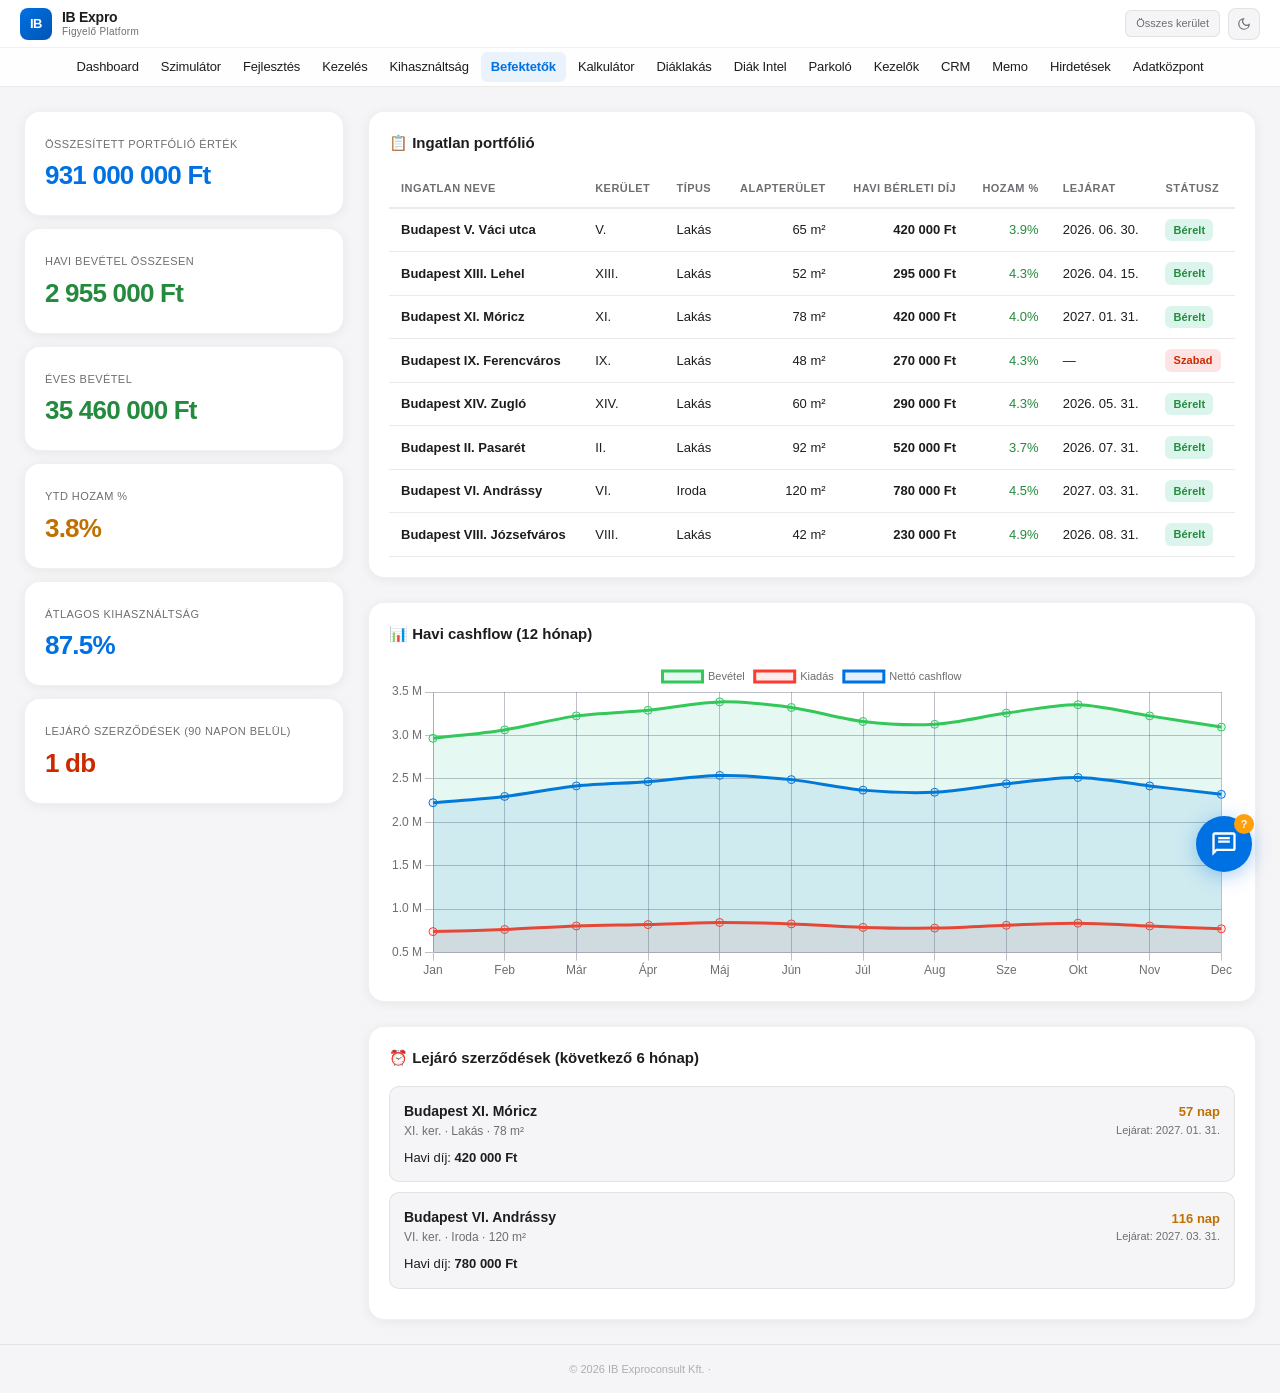
<file: investor.html>
<!DOCTYPE html>
<!--
  
  Befektetői Dashboard — IB Exproconsult
  © 2026
-->
<html lang="hu" data-theme="light">
<head>
<meta charset="UTF-8">
<meta name="viewport" content="width=device-width, initial-scale=1.0">
<title>IB Exproconsult — Befektetői Dashboard</title>
<meta name="description" content="Befektetői portfólió dashboard — IB Exproconsult">
<script src="libs/chart.min.js"></script>
<style>
:root {
  --bg: #F5F5F7;
  --surface: #FFFFFF;
  --surface-2: #F5F5F7;
  --surface2: #F5F5F7;
  --surface-3: #E5E5EA;
  --border: rgba(0,0,0,0.08);
  --border-h: rgba(0,0,0,0.14);
  --accent: #0071E3;
  --accent-hover: #0077ED;
  --accent-light: rgba(0,113,227,0.12);
  --primary: #0071E3;
  --primary-h: #0077ED;
  --ib-blue: #0071E3;
  --ib-blue-h: #0077ED;
  --ib-blue-glow: rgba(0,113,227,0.15);
  --gold: #FF9F0A;
  --green: #34C759;
  --red: #FF3B30;
  --orange: #FF9500;
  --purple: #AF52DE;
  --teal: #5AC8FA;
  --cyan: #5AC8FA;
  --success: #34C759;
  --warning: #FF9F0A;
  --danger: #FF3B30;
  --info: #5AC8FA;
  --text: #1D1D1F;
  --text-muted: #6E6E73;
  --text-dim: #AEAEB2;
  --text-faint: #AEAEB2;
  --radius: 10px;
  --radius-sm: 6px;
  --radius-md: 10px;
  --radius-lg: 14px;
  --radius-xl: 18px;
  --shadow: 0 4px 24px rgba(0,0,0,0.4);
  --font: 'Inter', -apple-system, BlinkMacSystemFont, 'Segoe UI', system-ui, sans-serif;
  --text-xs: 10px;
  --text-sm: 12px;
  --text-base: 13px;
  --text-md: 14px;
  --text-lg: 16px;
  --text-xl: 20px;
  --text-2xl: 28px;

      --header-h: 56px;
      --sidebar-w: 340px;
    }
*, *::before, *::after { box-sizing: border-box; margin: 0; padding: 0; }
html, body { height: 100%; background: var(--bg); color: var(--text); font-family: var(--font); font-size: 14px; line-height: 1.5; }
a { color: var(--accent); text-decoration: none; }
button { cursor: pointer; border: none; font-family: inherit; }
.page { min-height: 100vh; display: flex; flex-direction: column; }

.nav {
  background: var(--surface);
  border-bottom: 1px solid var(--border);
  padding: 0 24px; height: 56px;
  display: flex; align-items: center; gap: 16px;
  position: sticky; top: 0; z-index: 100;
}
.nav-back {
  display: flex; align-items: center; gap: 6px;
  font-size: 13px; color: var(--text-muted);
  padding: 6px 12px; border-radius: 6px;
  background: var(--surface2); border: 1px solid var(--border);
  transition: all 0.15s;
}
.nav-back:hover { color: var(--text); border-color: var(--accent); }
.nav-logo { display: flex; align-items: center; gap: 10px; font-weight: 700; font-size: 15px; color: var(--text); }
.nav-spacer { flex: 1; }
.nav-badge {
  font-size: 11px; background: var(--accent-light); color: var(--accent);
  border: 1px solid rgba(0,113,227,0.3); padding: 3px 10px;
  border-radius: 20px; font-weight: 600;
}

.main-content { flex: 1; padding: 24px; max-width: 1600px; margin: 0 auto; width: 100%; }

.investor-grid {
  display: grid;
  grid-template-columns: 320px 1fr;
  gap: 24px;
  align-items: start;
}
@media (max-width: 1000px) {
  .investor-grid { grid-template-columns: 1fr; }
}

.kpi-sidebar { display: flex; flex-direction: column; gap: 12px; }
.kpi-card {
  background: var(--surface); border: 1px solid var(--border);
  border-radius: var(--radius); padding: 16px;
}
.kpi-label {
  font-size: 11px; color: var(--text-muted); text-transform: uppercase;
  font-weight: 600; letter-spacing: 0.06em;
}
.kpi-value {
  font-size: 24px; font-weight: 700; margin-top: 4px;
  font-variant-numeric: tabular-nums lining-nums;
}
.kpi-value.accent { color: var(--accent); }
.kpi-value.green { color: var(--green); }
.kpi-value.gold { color: var(--gold); }

.main-right { display: flex; flex-direction: column; gap: 24px; }

.card {
  background: var(--surface); border: 1px solid var(--border);
  border-radius: var(--radius-lg); padding: 20px; overflow-x: auto;
}
.card h3 {
  font-size: 15px; margin-bottom: 16px; display: flex;
  align-items: center; gap: 8px;
}

table { width: 100%; border-collapse: collapse; font-size: 13px; }
th {
  padding: 10px 12px; text-align: left; color: var(--text-muted);
  font-size: 11px; text-transform: uppercase; font-weight: 600;
  letter-spacing: 0.04em; border-bottom: 2px solid var(--border);
}
td { padding: 10px 12px; border-bottom: 1px solid var(--border); }
tr:hover { background: rgba(0,113,227,0.04); }

.badge {
  padding: 3px 10px; border-radius: 20px; font-size: 11px; font-weight: 600;
}
.badge-active { background: rgba(16,185,129,0.15); color: var(--green); }
.badge-free { background: rgba(239,68,68,0.15); color: var(--red); }

.expiring-card {
  background: var(--surface2); border: 1px solid var(--border);
  border-radius: var(--radius); padding: 14px; margin-bottom: 10px;
}
.expiring-card.urgent { border-color: var(--red); }

.btn-action {
  padding: 8px 16px; border-radius: 8px; font-size: 13px;
  font-weight: 600; transition: all 0.15s; display: inline-flex;
  align-items: center; gap: 6px;
}

.footer {
  padding: 16px 24px; text-align: center; font-size: 11px;
  color: var(--text-dim); border-top: 1px solid var(--border);
}
.footer a { color: var(--text-muted); }
.footer a:hover { color: var(--accent); }

/* ── Dark mode ──────────────────────────────────────────── */
[data-theme="dark"] {
  --bg: #1C1C1E;
  --surface: #2C2C2E;
  --surface-2: #3A3A3C;
  --surface-3: #48484A;
  --border: rgba(255,255,255,0.10);
  --text: #F5F5F7;
  --text-muted: #AEAEB2;
  --text-dim: #636366;
  --text-faint: #48484A;
  --accent: #0A84FF;
  --primary: #0A84FF;
  --primary-h: #409CFF;
  --shadow: 0 4px 24px rgba(0,0,0,0.6);
}

/* ── Kétszintes nav ── */
.ib-header-wrap { position:sticky; top:0; z-index:200; }
.ib-header-top {
  display:flex; align-items:center; justify-content:space-between;
  padding:0 20px; height:48px;
  background:rgba(255,255,255,0.92);
  border-bottom:1px solid rgba(0,0,0,0.06);
  backdrop-filter:blur(12px); -webkit-backdrop-filter:blur(12px);
}
.ib-header-nav {
  display:flex; align-items:center; justify-content:center;
  flex-wrap:wrap; gap:2px;
  padding:4px 16px;
  background:rgba(255,255,255,0.85);
  border-bottom:1px solid rgba(0,0,0,0.08);
  backdrop-filter:blur(12px); -webkit-backdrop-filter:blur(12px);
}
[data-theme="dark"] .ib-header-top,
[data-theme="dark"] .ib-header-nav {
  background:rgba(28,28,30,0.92);
  border-color:rgba(255,255,255,0.08);
}

</style>
<link rel="stylesheet" href="libs/ib-design-system.css">
</head>
<body>
<div class="page">
  <div class="ib-header-wrap">
  <div class="ib-header-top">
    <div style="display:flex;align-items:center;gap:10px;flex-shrink:0;">
      <div style="width:32px;height:32px;border-radius:8px;background:linear-gradient(135deg,#0071E3,#0055B3);display:flex;align-items:center;justify-content:center;font-size:13px;font-weight:800;color:#fff;letter-spacing:-0.5px;flex-shrink:0;">IB</div>
      <div>
        <div style="font-size:14px;font-weight:700;color:#1D1D1F;letter-spacing:-0.02em;line-height:1.2;">IB Expro</div>
        <div style="font-size:10px;color:#6E6E73;letter-spacing:0.03em;line-height:1.2;">Figyelő Platform</div>
      </div>
    </div>
    <div style="display:flex;align-items:center;gap:8px;flex-shrink:0;">
<div style="display:flex;align-items:center;gap:8px;flex-shrink:0;">
    <span id="selected-district-badge" style="font-size:11px;color:#6E6E73;font-weight:500;padding:4px 10px;background:#F5F5F7;border-radius:6px;border:1px solid rgba(0,0,0,0.08);white-space:nowrap;">Összes kerület</span>
    <button style="width:32px;height:32px;border-radius:8px;background:#F5F5F7;border:1px solid rgba(0,0,0,0.08);color:#6E6E73;display:flex;align-items:center;justify-content:center;cursor:pointer;transition:all 0.15s;" data-theme-toggle aria-label="Téma váltás" onmouseover="this.style.borderColor='#0071E3';this.style.color='#0071E3'" onmouseout="this.style.borderColor='rgba(0,0,0,0.08)';this.style.color='#6E6E73'">
      <svg width="14" height="14" viewBox="0 0 24 24" fill="none" stroke="currentColor" stroke-width="2"><path d="M21 12.79A9 9 0 1 1 11.21 3 7 7 0 0 0 21 12.79z"/></svg>
    </button>
  </div>
    </div>
  </div>
  <nav class="ib-header-nav" id="main-nav">
    <a href="index.html" class="ib-nav-link">Dashboard</a>
    <a href="simulator.html" class="ib-nav-link">Szimulátor</a>
    <a href="development.html" class="ib-nav-link">Fejlesztés</a>
    <a href="property_mgmt.html" class="ib-nav-link">Kezelés</a>
    <a href="occupancy.html" class="ib-nav-link">Kihasználtság</a>
    <a href="investor.html" class="ib-nav-link active">Befektetők</a>
    <a href="investment_calculator.html" class="ib-nav-link">Kalkulátor</a>
    <a href="apartment_converter.html" class="ib-nav-link">Diáklakás</a>
    <a href="student_intel.html" class="ib-nav-link">Diák Intel</a>
    <a href="parking_intel.html" class="ib-nav-link">Parkoló</a>
    <a href="property_managers.html" class="ib-nav-link">Kezelők</a>
    <a href="crm.html" class="ib-nav-link">CRM</a>
    <a href="memo.html" class="ib-nav-link">Memo</a>
    <a href="listings.html" class="ib-nav-link">Hirdetések</a>
    <a href="adatkozpont.html" class="ib-nav-link">Adatközpont</a>
  </nav>
</div>

  <div class="main-content">
    <div class="investor-grid">
      <!-- LEFT: KPI Sidebar -->
      <div class="kpi-sidebar">
        <div class="kpi-card">
          <div class="kpi-label">Összesített portfólió érték</div>
          <div class="kpi-value accent" id="kpi-portfolio-value">—</div>
        </div>
        <div class="kpi-card">
          <div class="kpi-label">Havi bevétel összesen</div>
          <div class="kpi-value green" id="kpi-monthly-income">—</div>
        </div>
        <div class="kpi-card">
          <div class="kpi-label">Éves bevétel</div>
          <div class="kpi-value green" id="kpi-yearly-income">—</div>
        </div>
        <div class="kpi-card">
          <div class="kpi-label">YTD hozam %</div>
          <div class="kpi-value gold" id="kpi-ytd-yield">—</div>
        </div>
        <div class="kpi-card">
          <div class="kpi-label">Átlagos kihasználtság</div>
          <div class="kpi-value accent" id="kpi-occupancy">—</div>
        </div>
        <div class="kpi-card">
          <div class="kpi-label">Lejáró szerződések (90 napon belül)</div>
          <div class="kpi-value" style="color:var(--red);" id="kpi-expiring">—</div>
        </div>
      </div>

      <!-- RIGHT: Main content -->
      <div class="main-right">
        <!-- Portfolio Table -->
        <div class="card">
          <h3>📋 Ingatlan portfólió</h3>
          <table>
            <thead>
              <tr>
                <th>Ingatlan neve</th>
                <th>Kerület</th>
                <th>Típus</th>
                <th style="text-align:right;">Alapterület</th>
                <th style="text-align:right;">Havi bérleti díj</th>
                <th style="text-align:right;">Hozam %</th>
                <th>Lejárat</th>
                <th>Státusz</th>
              </tr>
            </thead>
            <tbody id="portfolio-tbody"></tbody>
          </table>
        </div>

        <!-- Cashflow Chart -->
        <div class="card">
          <h3>📊 Havi cashflow (12 hónap)</h3>
          <div style="height:320px;"><canvas id="cashflow-chart"></canvas></div>
        </div>

        <!-- Expiring Leases -->
        <div class="card">
          <h3>⏰ Lejáró szerződések (következő 6 hónap)</h3>
          <div id="expiring-cards"></div>
        </div>
      </div>
    </div>
  </div>

  <footer class="footer">
    © 2026 IB Exproconsult Kft. · 
  </footer>
</div>

<script>
const INVESTOR_PORTFOLIO = [
  {id:1, name:"Budapest V. Váci utca", district:"V", type:"Lakás", sqm:65, monthly_rent:420000, purchase_price:130000000, status:"Bérelt", lease_end:"2026-06-30"},
  {id:2, name:"Budapest XIII. Lehel", district:"XIII", type:"Lakás", sqm:52, monthly_rent:295000, purchase_price:83000000, status:"Bérelt", lease_end:"2026-04-15"},
  {id:3, name:"Budapest XI. Móricz", district:"XI", type:"Lakás", sqm:78, monthly_rent:420000, purchase_price:127000000, status:"Bérelt", lease_end:"2027-01-31"},
  {id:4, name:"Budapest IX. Ferencváros", district:"IX", type:"Lakás", sqm:48, monthly_rent:270000, purchase_price:75000000, status:"Szabad", lease_end:null},
  {id:5, name:"Budapest XIV. Zugló", district:"XIV", type:"Lakás", sqm:60, monthly_rent:290000, purchase_price:80000000, status:"Bérelt", lease_end:"2026-05-31"},
  {id:6, name:"Budapest II. Pasarét", district:"II", type:"Lakás", sqm:92, monthly_rent:520000, purchase_price:170000000, status:"Bérelt", lease_end:"2026-07-31"},
  {id:7, name:"Budapest VI. Andrássy", district:"VI", type:"Iroda", sqm:120, monthly_rent:780000, purchase_price:210000000, status:"Bérelt", lease_end:"2027-03-31"},
  {id:8, name:"Budapest VIII. Józsefváros", district:"VIII", type:"Lakás", sqm:42, monthly_rent:230000, purchase_price:56000000, status:"Bérelt", lease_end:"2026-08-31"}
];

const TODAY = new Date();

function fmt(n) { return n != null ? Number(n).toLocaleString('hu-HU') : '—'; }

function animateCount(el, target, suffix) {
  suffix = suffix || '';
  let current = 0;
  const step = target / 40;
  const interval = setInterval(() => {
    current += step;
    if (current >= target) {
      current = target;
      clearInterval(interval);
    }
    if (suffix === '%') {
      el.textContent = current.toFixed(1) + '%';
    } else {
      el.textContent = fmt(Math.round(current)) + (suffix ? ' ' + suffix : '');
    }
  }, 25);
}

function init() {
  const portfolio = INVESTOR_PORTFOLIO;
  const totalValue = portfolio.reduce((s, p) => s + p.purchase_price, 0);
  const monthlyIncome = portfolio.filter(p => p.status === 'Bérelt').reduce((s, p) => s + p.monthly_rent, 0);
  const yearlyIncome = monthlyIncome * 12;
  const ytdYield = (yearlyIncome / totalValue * 100);
  const occupiedCount = portfolio.filter(p => p.status === 'Bérelt').length;
  const occupancy = (occupiedCount / portfolio.length * 100);

  const now = TODAY.getTime();
  const d90 = now + 90 * 86400000;
  const expiring90 = portfolio.filter(p => p.lease_end && new Date(p.lease_end).getTime() <= d90 && new Date(p.lease_end).getTime() >= now).length;

  // Animate KPIs
  animateCount(document.getElementById('kpi-portfolio-value'), totalValue, 'Ft');
  animateCount(document.getElementById('kpi-monthly-income'), monthlyIncome, 'Ft');
  animateCount(document.getElementById('kpi-yearly-income'), yearlyIncome, 'Ft');
  animateCount(document.getElementById('kpi-ytd-yield'), ytdYield, '%');
  animateCount(document.getElementById('kpi-occupancy'), occupancy, '%');
  document.getElementById('kpi-expiring').textContent = expiring90 + ' db';

  // Portfolio table
  const tbody = document.getElementById('portfolio-tbody');
  tbody.innerHTML = portfolio.map(p => {
    const yieldPct = (p.monthly_rent * 12 / p.purchase_price * 100).toFixed(1);
    const leaseDate = p.lease_end ? new Date(p.lease_end).toLocaleDateString('hu-HU') : '—';
    const statusBadge = p.status === 'Bérelt'
      ? '<span class="badge badge-active">Bérelt</span>'
      : '<span class="badge badge-free">Szabad</span>';
    return '<tr>' +
      '<td style="font-weight:600;">' + p.name + '</td>' +
      '<td>' + p.district + '.</td>' +
      '<td>' + p.type + '</td>' +
      '<td style="text-align:right;">' + p.sqm + ' m²</td>' +
      '<td style="text-align:right;font-weight:600;">' + fmt(p.monthly_rent) + ' Ft</td>' +
      '<td style="text-align:right;color:var(--green);">' + yieldPct + '%</td>' +
      '<td>' + leaseDate + '</td>' +
      '<td>' + statusBadge + '</td>' +
      '</tr>';
  }).join('');

  // Cashflow chart
  const totalMonthly = portfolio.reduce((s, p) => s + p.monthly_rent, 0);
  const months = ['Jan', 'Feb', 'Már', 'Ápr', 'Máj', 'Jún', 'Júl', 'Aug', 'Sze', 'Okt', 'Nov', 'Dec'];
  const fluctuations = [0.92, 0.95, 1.0, 1.02, 1.05, 1.03, 0.98, 0.97, 1.01, 1.04, 1.0, 0.96];
  const incomeData = fluctuations.map(f => Math.round(totalMonthly * f));
  const opexRate = 0.25;
  const expenseData = incomeData.map(v => Math.round(v * opexRate));
  const netData = incomeData.map((v, i) => v - expenseData[i]);

  const ctx = document.getElementById('cashflow-chart').getContext('2d');
  new Chart(ctx, {
    type: 'line',
    data: {
      labels: months,
      datasets: [
        {
          label: 'Bevétel',
          data: incomeData,
          borderColor: '#34C759',
          backgroundColor: 'rgba(16,185,129,0.1)',
          fill: true, tension: 0.3, pointRadius: 4
        },
        {
          label: 'Kiadás',
          data: expenseData,
          borderColor: '#FF3B30',
          backgroundColor: 'rgba(239,68,68,0.1)',
          fill: true, tension: 0.3, pointRadius: 4
        },
        {
          label: 'Nettó cashflow',
          data: netData,
          borderColor: '#0071E3',
          backgroundColor: 'rgba(0,113,227,0.1)',
          fill: true, tension: 0.3, pointRadius: 4
        }
      ]
    },
    options: {
      responsive: true,
      maintainAspectRatio: false,
      animation: { duration: 1000 },
      plugins: {
        legend: { labels: { color: '#6E6E73', font: { size: 11 } } },
        tooltip: {
          callbacks: {
            label: function(ctx) { return ctx.dataset.label + ': ' + parseInt(ctx.raw).toLocaleString('hu-HU') + ' Ft'; }
          }
        }
      },
      scales: {
        x: { ticks: { color: '#6E6E73' }, grid: { color: 'rgba(45,50,80,0.3)' } },
        y: {
          ticks: {
            color: '#6E6E73',
            callback: function(v) { return (v / 1e6).toFixed(1) + ' M'; }
          },
          grid: { color: 'rgba(45,50,80,0.3)' }
        }
      }
    }
  });

  // Expiring leases panel
  const d180 = now + 180 * 86400000;
  const expiringLeases = portfolio
    .filter(p => p.lease_end && new Date(p.lease_end).getTime() >= now && new Date(p.lease_end).getTime() <= d180)
    .sort((a, b) => new Date(a.lease_end) - new Date(b.lease_end));

  const cardsEl = document.getElementById('expiring-cards');
  if (expiringLeases.length === 0) {
    cardsEl.innerHTML = '<div style="color:var(--text-muted);padding:20px;text-align:center;">Nincs lejáró szerződés a következő 6 hónapban.</div>';
  } else {
    cardsEl.innerHTML = expiringLeases.map(p => {
      const daysLeft = Math.ceil((new Date(p.lease_end).getTime() - now) / 86400000);
      const isUrgent = daysLeft <= 30;
      return '<div class="expiring-card ' + (isUrgent ? 'urgent' : '') + '">' +
        '<div style="display:flex;justify-content:space-between;align-items:center;">' +
        '<div>' +
        '<div style="font-weight:700;font-size:14px;">' + p.name + '</div>' +
        '<div style="font-size:12px;color:var(--text-muted);">' + p.district + '. ker. · ' + p.type + ' · ' + p.sqm + ' m²</div>' +
        '</div>' +
        '<div style="text-align:right;">' +
        '<div style="font-size:13px;font-weight:700;color:' + (isUrgent ? 'var(--red)' : 'var(--gold)') + ';">' + daysLeft + ' nap</div>' +
        '<div style="font-size:11px;color:var(--text-muted);">Lejárat: ' + new Date(p.lease_end).toLocaleDateString('hu-HU') + '</div>' +
        '</div>' +
        '</div>' +
        '<div style="margin-top:8px;font-size:13px;">Havi díj: <strong>' + fmt(p.monthly_rent) + ' Ft</strong></div>' +
        (isUrgent ? '<div style="margin-top:6px;font-size:11px;color:var(--red);font-weight:600;">⚠ 30 napon belüli lejárat — azonnali intézkedés szükséges!</div>' : '') +
        '</div>';
    }).join('');
  }
}

function exportCSV() {
  const headers = ['Ingatlan neve','Kerület','Típus','Alapterület (m²)','Havi bérleti díj (Ft)','Vételár (Ft)','Státusz','Lejárat'];
  const rows = INVESTOR_PORTFOLIO.map(p => [
    p.name, p.district + '.', p.type, p.sqm, p.monthly_rent, p.purchase_price, p.status, p.lease_end || ''
  ]);
  const csv = [headers.join(';'), ...rows.map(r => r.join(';'))].join('\n');
  const blob = new Blob(['\uFEFF' + csv], { type: 'text/csv;charset=utf-8;' });
  const url = URL.createObjectURL(blob);
  const a = document.createElement('a');
  a.href = url;
  a.download = 'ib_exproconsult_portfolio_' + new Date().toISOString().slice(0,10) + '.csv';
  a.click();
  URL.revokeObjectURL(url);
}

init();
</script>
<!-- IB Assistant Chat Widget -->
<script>
(function(){
/* ── Styles ───────────────────────────────────────────── */
var css = document.createElement('style');
css.textContent = `
@keyframes ibPulse{0%{box-shadow:0 0 0 0 rgba(0,113,227,.55)}70%{box-shadow:0 0 0 18px rgba(0,113,227,0)}100%{box-shadow:0 0 0 0 rgba(0,113,227,0)}}
@keyframes ibDot{0%,80%,100%{transform:scale(0)}40%{transform:scale(1)}}
#ib-chat-btn{position:fixed;bottom:28px;right:28px;z-index:9999;width:56px;height:56px;border-radius:50%;background:#0071E3;border:none;cursor:pointer;display:flex;align-items:center;justify-content:center;box-shadow:0 4px 20px rgba(0,113,227,.45);animation:ibPulse 2s ease-out 3;transition:transform .2s}
#ib-chat-btn:hover{transform:scale(1.08)}
#ib-chat-btn svg{width:28px;height:28px;fill:#fff}
#ib-chat-btn .ib-badge{position:absolute;top:-2px;right:-2px;background:#FF9F0A;color:#F5F5F7;font-size:11px;font-weight:800;width:20px;height:20px;border-radius:50%;display:flex;align-items:center;justify-content:center}
#ib-chat-panel{position:fixed;bottom:96px;right:28px;z-index:9999;width:380px;height:520px;background:#FFFFFF;border:1px solid rgba(0,113,227,.25);border-radius:16px;display:none;flex-direction:column;overflow:hidden;box-shadow:0 12px 48px rgba(0,0,0,.55);font-family:-apple-system,BlinkMacSystemFont,'Segoe UI',Roboto,sans-serif}
#ib-chat-panel.open{display:flex}
.ib-header{background:linear-gradient(135deg,#0071E3 0%,#3a5fcc 100%);padding:16px 18px;display:flex;align-items:center;justify-content:space-between}
.ib-header-left h3{margin:0;font-size:15px;font-weight:700;color:#fff}
.ib-header-left p{margin:2px 0 0;font-size:11px;color:rgba(255,255,255,.7)}
.ib-close{background:none;border:none;color:rgba(255,255,255,.8);font-size:22px;cursor:pointer;padding:0 4px;line-height:1}
.ib-close:hover{color:#fff}
.ib-messages{flex:1;overflow-y:auto;padding:14px;display:flex;flex-direction:column;gap:10px}
.ib-messages::-webkit-scrollbar{width:5px}
.ib-messages::-webkit-scrollbar-thumb{background:#333;border-radius:4px}
.ib-msg{max-width:88%;padding:10px 14px;border-radius:14px;font-size:13px;line-height:1.55;color:#1D1D1F;word-wrap:break-word}
.ib-msg.bot{align-self:flex-start;background:#F5F5F7;border-bottom-left-radius:4px}
.ib-msg.user{align-self:flex-end;background:#0071E3;color:#fff;border-bottom-right-radius:4px}
.ib-msg .ib-ts{display:block;font-size:10px;color:rgba(255,255,255,.35);margin-top:5px}
.ib-msg.bot .ib-ts{color:rgba(255,255,255,.3)}
.ib-chips{display:flex;flex-wrap:wrap;gap:6px;padding:0 14px 10px}
.ib-chip{background:#F5F5F7;border:1px solid rgba(0,113,227,.3);color:#6E6E73;font-size:11px;padding:6px 12px;border-radius:20px;cursor:pointer;transition:all .15s}
.ib-chip:hover{background:#0071E3;color:#fff;border-color:#0071E3}
.ib-typing{align-self:flex-start;display:flex;gap:4px;padding:10px 18px;background:#F5F5F7;border-radius:14px;border-bottom-left-radius:4px}
.ib-typing span{width:7px;height:7px;background:#0071E3;border-radius:50%;animation:ibDot 1.4s infinite ease-in-out both}
.ib-typing span:nth-child(1){animation-delay:-.32s}
.ib-typing span:nth-child(2){animation-delay:-.16s}
.ib-input-bar{display:flex;padding:10px;gap:8px;border-top:1px solid rgba(255,255,255,.07);background:#F5F5F7}
.ib-input-bar input{flex:1;background:#F5F5F7;border:1px solid rgba(255,255,255,.1);border-radius:24px;padding:10px 16px;color:#1D1D1F;font-size:13px;outline:none}
.ib-input-bar input::placeholder{color:#555}
.ib-input-bar input:focus{border-color:#0071E3}
.ib-send{background:#0071E3;border:none;border-radius:50%;width:38px;height:38px;cursor:pointer;display:flex;align-items:center;justify-content:center;transition:background .15s}
.ib-send:hover{background:#3a5fcc}
.ib-send svg{width:18px;height:18px;fill:#fff}
`;
document.head.appendChild(css);

/* ── Knowledge Base ───────────────────────────────────── */
var KB = [
  // Navigation
  {k:['szimulátor','szimulator','simulator','kalkulátor'],a:'A Szimulátor (simulator.html) 18 különböző kalkulátor tabot tartalmaz. A navigációs sávban a „Szimulátor" gombra kattintva éred el. Tartalmaz: ingatlan elemzés, fordított keresés, portfólió, cash-flow, kollégium, parkolóház, adózás, makro szcenáriók, befektetői mérőszámok, bérlői eszközök és még sok más modult.'},
  {k:['land residual','telekérték','telek residual','residual módszer'],a:'A Land Residual (maradékérték) módszer a telek maximális vételárát határozza meg. Képlet: GDV (bruttó fejlesztési érték) – építési költség – soft költségek – finanszírozás – célprofit = maximális telekár. Megtalálod a development.html „📍 F2 · Telekszerzés" tabján.'},
  {k:['pro forma','proforma','pénzügyi terv'],a:'A Pro Forma kalkulátor a fejlesztési projekt teljes pénzügyi modelljét készíti el. Tartalmaz: bevétel-előrejelzés, költségbecslés, hozamszámítás (ROI, IRR, cash-on-cash yield). Megtalálod a development.html „💰 Pro Forma" tabján.'},
  {k:['bérleti díj','albérlet','bérleti','hol vannak a bérleti'],a:'A bérleti díj adatokat több helyen is megtalálod:\n• index.html: interaktív koropletikus térkép kerületenkénti átlagokkal\n• simulator.html: részletes elemzés és összehasonlítás\nAz adatok a rent_detailed.json fájlból származnak, forrásuk a negyzetmeterarak.hu.'},
  {k:['oték','otk','övezeti','övezet','zóna besorolás'],a:'Az OTÉK (Országos Településrendezési és Építési Követelmények) meghatározza az egyes kerületek építési paramétereit: szintterületi mutató (SZM), maximális beépítési arány, emeletszám és parkolási norma. Az OTÉK elemzőt a development.html „🔍 F1 · Piackutatás" tabjában találod.'},
  {k:['due diligence','dd checklist','átvilágítás'],a:'A Due Diligence (átvilágítási) checklist 22 ellenőrzési pontot tartalmaz 4 kategóriában: Jogi (6), Területhasználat (6), Műszaki (6), Pénzügyi (4). A kitöltöttségi állapot automatikusan mentődik. Megtalálod a development.html „📍 F2 · Telekszerzés" tabján.'},
  {k:['mi ez a rendszer','mi ez az oldal','platform','dashboard','mire való'],a:'Ez az IB Exproconsult Budapest Ingatlanelemzési Platform — 12 HTML modulból álló komplex elemző rendszer. Tartalmaz: piaci adatok (index.html), szimulátorok (simulator.html), fejlesztési tracker (development.html), CRM (crm.html), befektetői memo (memo.html), kihasználtsági elemzés, hirdetésfigyelő, diáklakás elemző, ingatlankezelés, parkolóház elemző és lakásátalakító modult.'},

  // Calculators
  {k:['hozam számol','hozamot','hozamszámítás','yield','mekkora a hozam'],a:'Hozamszámításhoz használd a simulator.html „Ingatlan Elemzés" (forward) tabját. Add meg a vételárat, bérleti díjat, költségeket — és azonnal látod a bruttó/nettó hozamot, cap rate-et és cash-on-cash metrikai mutatókat. A fejlesztési hozamhoz a development.html Pro Forma kalkulátorát ajánlom.'},
  {k:['melyik kerület','kerületbe érdemes','hová érdemes','befektetés hol','beruházni','beruház'],a:'A „Fordított Keresés" (simulator.html 2. tab) segít megtalálni a legjobb kerületet. Add meg az elvárásaidat (hozam, büdzsé, típus) és a rendszer rangsorolja a kerületeket. Emellett a „🔍 F1 · Piackutatás" tab (development.html) piaci rés elemzőjében látod az összes kerület bruttó hozamát összehasonlítva.'},
  {k:['jelzálog','hitel','mortgage','törlesztő','hitelkalkul'],a:'A Hitelkalkulátor a simulator.html-ben található. Megadhatod a hitelt összeget, futamidőt, kamatot és a kalkulátor kiszámolja a havi törlesztőt, teljes visszafizetést és a hitel költségét. A „Cash-flow Előrejelzés" tabbal kombinálva láthatod a hitel hatását a pénzáramlásra.'},
  {k:['adó','áfa','szja','adózás','illeték','tax'],a:'Adózási kalkulátort két helyen is találsz:\n• simulator.html „Adózás" tab: SZJA, szocho, önkormányzati adó, áfa kalkulátor befektetők számára\n• development.html F7 tab: fejlesztési projekt adózási elemzés\nMindkettő tartalmazza a hatályos magyar adókulcsokat.'},
  {k:['exit','eladás','mikor adjam el','exit stratégia','kiszállás'],a:'Az Exit Stratégia kalkulátort a development.html-ben találod. Segít eldönteni a legjobb kiszállási időpontot a projekt hozam görbéje alapján. Figyelembe veszi a piaci ciklusokat, SZJA kedvezményeket (5 év tartás után) és az alternatív költséget.'},
  {k:['cash flow','pénzáramlás','cashflow','cf előrejelzés'],a:'A Cash-flow Előrejelzés a simulator.html-ben található. 10 éves előrejelzést készít havi bontásban: bérleti bevétel, üzemeltetési költségek, hiteltörlesztés, adók, nettó pénzáramlás. Grafikonon is megjeleníti a trendeket.'},

  // Data
  {k:['vásárlási ár','eladási ár','purchase','ingatlanárak','négyzetméterár'],a:'A vásárlási árak adatait a purchase_prices.json fájl tartalmazza kerületenkénti bontásban. Az index.html főoldalon interaktív térképen és táblázatban is megtekintheted. A simulator.html-ben részletes szűrési és összehasonlítási lehetőségek vannak.'},
  {k:['kollégium','diák','student','diáklakás','kollégiumi'],a:'A diáklakás/kollégium elemzést két modulban találod:\n• student_intel.html: Egyetemek körüli kereslet-elemzés, hallgatói statisztikák\n• apartment_converter.html: Lakás → diákszálló átalakítási kalkulátor\nA simulator.html „Kollégium" tabja is tartalmaz releváns kalkulátorokat.'},
  {k:['parkoló','parking','parkolóház','garázs'],a:'A parkolóház elemzést a parking_intel.html modulban találod. Tartalmaz: kerületenkénti parkolóhely kereslet, árszintek, fejlesztési potenciál, ROI kalkulátor. A simulator.html „Parkolóház" tabja is tartalmaz parkolóház-specifikus kalkulátort.'},
  {k:['engedély','építési engedély','engedélyezés','hatóság','permitting'],a:'Az építési engedélyezés nyomon követését a development.html „F4 · Engedélyezés" tabján találod. Tartalmazza a teljes engedélyezési folyamatot, határidőket, szükséges dokumentumokat és a hatósági eljárás lépéseit.'},
  {k:['közmű','elmű','víz','gáz','csatorna','kapacitás','közműkapacitás'],a:'A közmű kapacitás ellenőrzést a development.html-ben találod (Közmű Kapacitás tab). Segít felmérni a villamos (ELMŰ-ÉMÁSZ), gáz, víz és csatornahálózat kapacitását a tervezett fejlesztéshez. Fontos a land due diligence részeként!'},
  {k:['telek','telekár','telek ár','telekszim','telekszerzés'],a:'Telekkel kapcsolatos elemzések:\n• simulator.html „Telek Szimulátor" tab: telekérték és fejlesztési potenciál\n• development.html „📍 F2 · Telekszerzés": Land Residual módszer, telekár benchmark 23 kerületre, Due Diligence checklist'},

  // Business lines
  {k:['ingatlankezelés','property management','kezelés','üzemeltetés','propertymanagement'],a:'Az Ingatlankezelés modult a property_mgmt.html oldalon találod. Tartalmaz: bérlői nyilvántartás, karbantartási naptár, pénzügyi kimutatások, tulajdonosi riportok, automatikus figyelmeztetések lejáró szerződésekre.'},
  {k:['fejlesztés','development','projekt tracker','fejlesztési projekt'],a:'A Fejlesztési Projekt Tracker (development.html) a teljes ingatlanfejlesztési folyamatot lefedi 8+ fázisban: Piackutatás (F1), Telekszerzés (F2), Tervezés (F3), Engedélyezés (F4), Kivitelezés, Közmű, Adózás, Exit stratégia. Minden fázishoz kalkulátor és checklist tartozik.'},

  // General
  {k:['frissítés','update','mikor frissül','adat frissítés','frissülnek az adatok'],a:'Az adatok félévente frissülnek: szeptember 15. és március 15. Az aktuális adatok a legutóbbi frissítési ciklusból származnak. A bérleti díjak és vásárlási árak a negyzetmeterarak.hu, ingatlan.com és KSH forrásokból származnak.'},
  {k:['crm','bérlő kezelés','ügyfél','bérlői crm'],a:'A bérlői CRM rendszert a crm.html oldalon találod. Funkciók: bérlői adatbázis, szerződés kezelés, fizetési nyomon követés, kommunikációs napló, automatikus emlékeztetők, bérlő értékelés.'},
  {k:['export','csv','letöltés','mentés'],a:'Szinte minden oldalon elérhető CSV export funkció. A táblázatok felett vagy mellett keresd az „Export" vagy „CSV" gombot. A teljes adatkészlet letölthető további elemzéshez Excelben vagy más eszközben.'},
  {k:['memo','befektetői memo','investor memo'],a:'A Befektetői Memo generátort a memo.html oldalon találod. Automatikusan összeállít egy professzionális befektetői prezentációt a projekt adataiból: piaci összefoglaló, pénzügyi mutatók, kockázatelemzés, exit stratégia.'},
  {k:['listing','hirdetés','hirdetésfigyelő'],a:'A Hirdetésfigyelő modult a listings.html oldalon találod. Valós idejű hirdetés adatokat gyűjt és elemez: árszint monitoring, piacra kerülési idő, ár/m² összehasonlítás kerületenként.'},
  {k:['kihasználtság','occupancy','üresedés','vacancy'],a:'A Kihasználtsági Elemzést az occupancy.html oldalon találod. Nyomon követi a bérleti kihasználtságot, üresedési rátákat, szezonális trendeket és segít optimalizálni a bérleti stratégiát.'},
  {k:['lakásátalakító','converter','átalakítás','apartment converter'],a:'A Lakásátalakító kalkulátort az apartment_converter.html oldalon találod. Kiszámolja a lakás → diákszálló/airbnb átalakítás költségeit, megtérülését és a szükséges engedélyeket.'},
  {k:['portfólió','portfolio'],a:'A Portfólió Elemző a simulator.html-ben található. Lehetővé teszi több ingatlanból álló portfólió összesített elemzését: diverzifikáció, kockázat, összesített hozam, értékváltozás tracking.'},
  {k:['makro','gdp','infláció','kamat','gazdaság','makrogazdaság','szcenárió'],a:'A Makro Szcenáriók modult a simulator.html-ben találod. Három szcenáriót modellez (optimista, bázis, pesszimista) a magyar makrogazdasági mutatók alapján: GDP, infláció, jegybanki alapkamat, munkanélküliség, és ezek hatása az ingatlanpiacra.'},
  {k:['rezsi','közös költség','villany','fűtés','üzemeltetési költség','utility'],a:'A Rezsi Benchmark-ot a simulator.html „🏠 Bérlői & Vásárlói eszközök" tabjában találod (Rezsi Benchmark al-tab). 23 kerület rezsiadatait tartalmazza: villany, gáz, víz, távfűtés, közös költség — összehasonlítható és szűrhető.'},
  {k:['minőség','neighbourhood','szomszédság','kerület minőség','quality'],a:'A Lakókörnyezet Minőségi Index a simulator.html „🏠 Bérlői & Vásárlói eszközök" tabjában érhető el (Kerületi Minőség al-tab). 6 dimenzióban értékeli a kerületeket: közlekedés, zöldterület, szolgáltatások, biztonság, oktatás, egészségügy.'},
  {k:['rent vs buy','bérlés vagy vásárlás','break even','megtérülés','bérelni vagy venni'],a:'A „Bérlés vs. Vásárlás" Break-even kalkulátort a simulator.html „🏠 Bérlői & Vásárlói eszközök" tabjában találod. Kiszámolja, hány év után térül meg a vásárlás a bérléshez képest, figyelembe véve: áremelkedés, bérleti díj növekedés, hitelköltség, alternatív befektetési hozam.'},
  {k:['segítség','help','hogyan','útmutató','használat'],a:'Üdvözöllek! A rendszer 12 modulból áll:\n1. Főoldal (index.html) — piaci áttekintés\n2. Szimulátor — 18 kalkulátor\n3. Fejlesztés — projekt tracker\n4. CRM — bérlő kezelés\n5. Befektetői oldal — investor tools\n6. Memo — befektetői memo\n7. Kihasználtság — occupancy\n8. Hirdetések — listings\n9. Diáklakás — student intel\n10. Ingatlankezelés — property mgmt\n11. Parkoló — parking intel\n12. Átalakító — converter\nKérdezz bátran bármelyikről!'}
];

function getAssistantResponse(q) {
  var ql = q.toLowerCase().replace(/[?!.,]/g, '');
  var best = null, bestScore = 0;
  for (var i = 0; i < KB.length; i++) {
    var score = 0;
    for (var j = 0; j < KB[i].k.length; j++) {
      if (ql.indexOf(KB[i].k[j]) !== -1) {
        score += KB[i].k[j].length;
      }
    }
    if (score > bestScore) { bestScore = score; best = KB[i]; }
  }
  if (best) return best.a;
  // Fallback — try to suggest relevant pages
  var suggestions = [];
  if (/kerület|district/.test(ql)) suggestions.push('index.html (piaci áttekintés)', 'simulator.html (fordított keresés)');
  if (/pénz|cost|ár|price/.test(ql)) suggestions.push('simulator.html (kalkulátorok)', 'development.html (pro forma)');
  if (/bérl|rent/.test(ql)) suggestions.push('index.html (bérleti térkép)', 'crm.html (bérlő kezelés)');
  if (/fejleszt|build|épít/.test(ql)) suggestions.push('development.html (fejlesztési tracker)');
  if (suggestions.length > 0) {
    return 'Ezt a kérdést nem találom az adatbázisomban, de lehet, hogy ezeken az oldalakon megtalálod, amit keresel:\n• ' + suggestions.join('\n• ') + '\nPróbáld pontosítani a kérdést!';
  }
  return 'Ezt a kérdést nem találom az adatbázisomban. Próbáld pontosítani, vagy kérdezz rá a következő témákra: szimulátor, bérleti díjak, hozamszámítás, adózás, fejlesztés, OTÉK, due diligence, CRM, parkoló, kollégium, ingatlankezelés.';
}

/* ── Build DOM ────────────────────────────────────────── */
// Floating button
var btn = document.createElement('button');
btn.id = 'ib-chat-btn';
btn.setAttribute('aria-label', 'IB Assistant megnyitása');
btn.innerHTML = '<svg viewBox="0 0 24 24"><path d="M20 2H4c-1.1 0-2 .9-2 2v18l4-4h14c1.1 0 2-.9 2-2V4c0-1.1-.9-2-2-2zm0 14H5.2L4 17.2V4h16v12z"/><path d="M7 9h10v2H7zm0-3h10v2H7z"/></svg><span class="ib-badge">?</span>';
document.body.appendChild(btn);

// Chat panel
var panel = document.createElement('div');
panel.id = 'ib-chat-panel';
panel.innerHTML = '<div class="ib-header"><div class="ib-header-left"><h3>IB Assistant</h3><p>Hogyan segíthetek?</p></div><button class="ib-close" aria-label="Bezárás">&times;</button></div><div class="ib-messages" id="ib-msgs"></div><div class="ib-chips" id="ib-chips"></div><div class="ib-input-bar"><input id="ib-input" type="text" placeholder="Kérdezz valamit..." autocomplete="off"/><button class="ib-send" aria-label="Küldés"><svg viewBox="0 0 24 24"><path d="M2.01 21L23 12 2.01 3 2 10l15 2-15 2z"/></svg></button></div>';
document.body.appendChild(panel);

var msgs = document.getElementById('ib-msgs');
var input = document.getElementById('ib-input');
var chips = document.getElementById('ib-chips');
var closeBtn = panel.querySelector('.ib-close');
var sendBtn = panel.querySelector('.ib-send');
var isOpen = false;
var chipsShown = true;

// Init chat history store
if (typeof window._APP_STORE === 'undefined') window._APP_STORE = {};
if (!window._APP_STORE.chatHistory) window._APP_STORE.chatHistory = [];

var SUGGESTED = [
  'Hogyan számolok fejlesztési hozamot?',
  'Melyik kerületbe érdemes beruházni?',
  'Hol találom az adózási kalkulátort?',
  'Mi a Land Residual módszer?',
  'Hogyan működik a közmű kapacitás ellenőrzés?',
  'Mikor frissülnek az adatok?'
];

// Render chips
SUGGESTED.forEach(function(txt) {
  var c = document.createElement('button');
  c.className = 'ib-chip';
  c.textContent = txt;
  c.addEventListener('click', function() { sendMessage(txt); });
  chips.appendChild(c);
});

function ts() {
  var d = new Date();
  return (d.getHours() < 10 ? '0' : '') + d.getHours() + ':' + (d.getMinutes() < 10 ? '0' : '') + d.getMinutes();
}

function addMsg(text, who) {
  var div = document.createElement('div');
  div.className = 'ib-msg ' + who;
  div.innerHTML = text.replace(/\n/g, '<br>') + '<span class="ib-ts">' + ts() + '</span>';
  msgs.appendChild(div);
  msgs.scrollTop = msgs.scrollHeight;
  window._APP_STORE.chatHistory.push({who: who, text: text, time: ts()});
}

function showTyping() {
  var t = document.createElement('div');
  t.className = 'ib-typing';
  t.id = 'ib-typing';
  t.innerHTML = '<span></span><span></span><span></span>';
  msgs.appendChild(t);
  msgs.scrollTop = msgs.scrollHeight;
}

function hideTyping() {
  var t = document.getElementById('ib-typing');
  if (t) t.remove();
}

function sendMessage(text) {
  if (!text || !text.trim()) return;
  addMsg(text.trim(), 'user');
  input.value = '';
  // Hide chips after first user message
  if (chipsShown) { chips.style.display = 'none'; chipsShown = false; }
  // Typing indicator
  showTyping();
  setTimeout(function() {
    hideTyping();
    var answer = getAssistantResponse(text.trim());
    addMsg(answer, 'bot');
  }, 600);
}

// Toggle panel
btn.addEventListener('click', function() {
  isOpen = !isOpen;
  if (isOpen) {
    panel.classList.add('open');
    btn.querySelector('.ib-badge').style.display = 'none';
    input.focus();
    // Restore previous messages
    if (msgs.children.length === 0 && window._APP_STORE.chatHistory.length === 0) {
      addMsg('Üdvözöllek! 👋 Az IB Assistant vagyok. Kérdezz bátran a Budapest Dashboard rendszerről — segítek eligazodni a modulok, kalkulátorok és adatok között.', 'bot');
    }
  } else {
    panel.classList.remove('open');
  }
});

closeBtn.addEventListener('click', function() {
  isOpen = false;
  panel.classList.remove('open');
});

// Send on Enter or click
input.addEventListener('keydown', function(e) { if (e.key === 'Enter') sendMessage(input.value); });
sendBtn.addEventListener('click', function() { sendMessage(input.value); });

})();
</script>
</body>
</html>
</file>
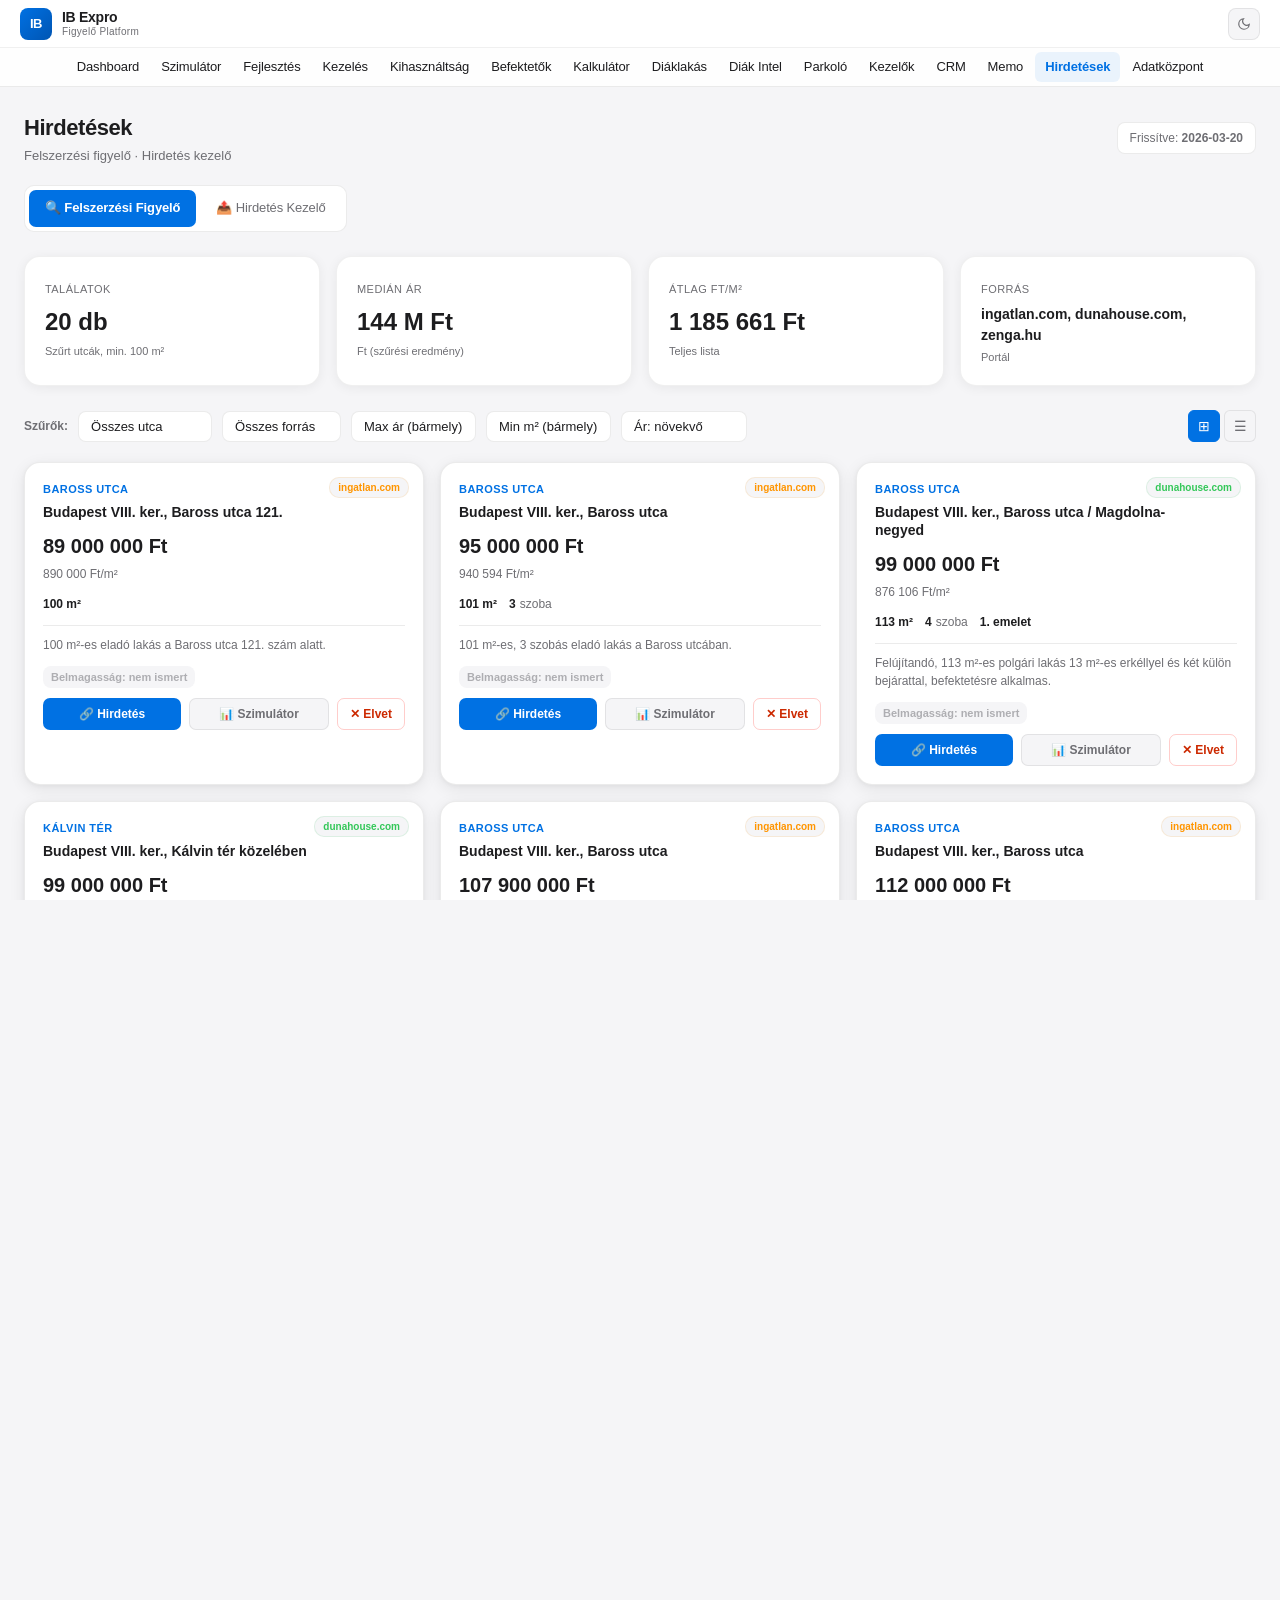
<file: listings.html>
<!DOCTYPE html>
<!--
  
  Hirdetések — IB Exproconsult
  © 2026
-->
<html lang="hu" data-theme="light">
<head>
<meta charset="UTF-8">
<meta name="viewport" content="width=device-width, initial-scale=1.0">
<title>IB Exproconsult — Hirdetések</title>
<meta name="description" content="Felszerzési Figyelő és Hirdetés Kezelő — IB Exproconsult">
<script src="libs/chart.min.js"></script>
<style>
:root {
  --bg: #F5F5F7; --surface: #FFFFFF; --surface-2: #F5F5F7; --surface2: #F5F5F7;
  --surface-3: #E5E5EA; --border: rgba(0,0,0,0.08); --border-h: rgba(0,0,0,0.14);
  --accent: #0071E3; --accent-hover: #0077ED; --accent-light: rgba(0,113,227,0.12);
  --gold: #FF9F0A; --green: #34C759; --red: #FF3B30; --orange: #FF9500; --purple: #AF52DE;
  --text: #1D1D1F; --text-muted: #6E6E73; --text-dim: #AEAEB2;
  --radius: 10px; --radius-lg: 14px;
  --shadow: 0 2px 12px rgba(0,0,0,0.06);
  --font: 'Inter', -apple-system, BlinkMacSystemFont, 'Segoe UI', system-ui, sans-serif;
  --header-h: 56px;
}
*, *::before, *::after { box-sizing: border-box; margin: 0; padding: 0; }
html, body { height: 100%; background: var(--bg); color: var(--text); font-family: var(--font); font-size: 14px; line-height: 1.5; overflow-x: hidden; }
a { color: var(--accent); text-decoration: none; }
button { cursor: pointer; border: none; font-family: inherit; }
input, select, textarea { font-family: inherit; }
.page { min-height: 100vh; display: flex; flex-direction: column; }
.main-content { flex: 1; padding: 24px; max-width: 1440px; margin: 0 auto; width: 100%; }
.card { background: var(--surface); border: 1px solid var(--border); border-radius: var(--radius-lg); padding: 20px; box-shadow: var(--shadow); }
.section-title { font-size: 15px; font-weight: 700; margin-bottom: 16px; }

/* TAB NAV */
.tab-bar { display: flex; gap: 4px; margin-bottom: 24px; background: var(--surface); border: 1px solid var(--border); border-radius: 10px; padding: 4px; width: fit-content; }
.tab-btn { padding: 8px 20px; border-radius: 7px; font-size: 13px; font-weight: 600; background: transparent; color: var(--text-muted); transition: all 0.15s; }
.tab-btn.active { background: var(--accent); color: #fff; }
.tab-btn:hover:not(.active) { background: var(--surface-2); color: var(--text); }
.tab-pane { display: none; }
.tab-pane.active { display: block; }

/* KPI ROW */
.kpi-row { display: grid; grid-template-columns: repeat(4, 1fr); gap: 16px; margin-bottom: 24px; }
.kpi-card { background: var(--surface); border: 1px solid var(--border); border-radius: var(--radius-lg); padding: 18px 20px; box-shadow: var(--shadow); }
.kpi-label { font-size: 11px; font-weight: 600; color: var(--text-muted); text-transform: uppercase; letter-spacing: 0.05em; margin-bottom: 6px; }
.kpi-val { font-size: 24px; font-weight: 700; color: var(--text); font-variant-numeric: tabular-nums; }
.kpi-sub { font-size: 11px; color: var(--text-muted); margin-top: 3px; }

/* FILTER BAR */
.filter-bar { display: flex; gap: 10px; flex-wrap: wrap; margin-bottom: 20px; align-items: center; }
.filter-select { padding: 7px 12px; border-radius: 8px; border: 1px solid var(--border); background: var(--surface); color: var(--text); font-size: 13px; outline: none; cursor: pointer; }
.filter-select:focus { border-color: var(--accent); }
.filter-label { font-size: 12px; font-weight: 600; color: var(--text-muted); }
.btn-refresh { display: inline-flex; align-items: center; gap: 6px; padding: 7px 16px; border-radius: 8px; font-size: 12px; font-weight: 600; background: var(--accent); color: #fff; margin-left: auto; }
.btn-refresh:hover { background: var(--accent-hover); }

/* LISTINGS GRID */
.listings-grid { display: grid; grid-template-columns: repeat(auto-fill, minmax(340px, 1fr)); gap: 16px; }
.listing-card {
  background: var(--surface); border: 1px solid var(--border); border-radius: var(--radius-lg);
  padding: 18px; box-shadow: var(--shadow); transition: all 0.2s; position: relative;
}
.listing-card:hover { border-color: var(--accent); box-shadow: 0 4px 20px rgba(0,113,227,0.12); transform: translateY(-1px); }
.lc-source { position: absolute; top: 14px; right: 14px; font-size: 10px; font-weight: 600; padding: 2px 8px; border-radius: 10px; background: var(--surface-2); color: var(--text-muted); border: 1px solid var(--border); }
.lc-street { font-size: 11px; font-weight: 600; color: var(--accent); text-transform: uppercase; letter-spacing: 0.04em; margin-bottom: 5px; }
.lc-address { font-size: 14px; font-weight: 700; color: var(--text); margin-bottom: 10px; padding-right: 70px; line-height: 1.3; }
.lc-price { font-size: 20px; font-weight: 800; color: var(--text); font-variant-numeric: tabular-nums; margin-bottom: 4px; }
.lc-price-m2 { font-size: 12px; color: var(--text-muted); margin-bottom: 12px; }
.lc-specs { display: flex; gap: 12px; flex-wrap: wrap; margin-bottom: 12px; }
.lc-spec { display: flex; align-items: center; gap: 4px; font-size: 12px; color: var(--text-muted); }
.lc-spec strong { color: var(--text); font-weight: 600; }
.lc-desc { font-size: 12px; color: var(--text-muted); line-height: 1.5; margin-bottom: 12px; border-top: 1px solid var(--border); padding-top: 10px; }
.lc-ceiling { display: inline-flex; align-items: center; gap: 4px; font-size: 11px; padding: 3px 8px; border-radius: 8px; font-weight: 600; }
.lc-ceiling.high { background: rgba(52,199,89,0.12); color: var(--green); }
.lc-ceiling.unknown { background: var(--surface-2); color: var(--text-dim); }
.lc-actions { display: flex; gap: 8px; margin-top: 10px; }
.lc-btn { flex: 1; padding: 7px 10px; border-radius: 7px; font-size: 12px; font-weight: 600; text-align: center; }
.lc-btn-primary { background: var(--accent); color: #fff; }
.lc-btn-primary:hover { background: var(--accent-hover); }
.lc-btn-secondary { background: var(--surface-2); border: 1px solid var(--border); color: var(--text-muted); }
.lc-btn-secondary:hover { border-color: var(--accent); color: var(--accent); }
.lc-btn-dismiss { background: transparent; border: 1px solid rgba(255,59,48,0.25); color: var(--red); flex: 0 0 auto; padding: 7px 12px; }
.lc-btn-dismiss:hover { background: rgba(255,59,48,0.08); border-color: var(--red); }
@keyframes lcDismiss { to { opacity:0; transform:scale(0.93) translateY(-6px); } }
.lc-dismissing { animation: lcDismiss 0.22s ease forwards; pointer-events:none; }
.dismissed-bar { display:flex; align-items:center; gap:10px; margin-bottom:20px; padding:10px 14px; background:rgba(255,59,48,0.06); border:1px solid rgba(255,59,48,0.18); border-radius:10px; font-size:12px; color:var(--text-muted); }
.dismissed-bar strong { color:var(--red); }
.dismissed-bar button { margin-left:auto; padding:5px 12px; border-radius:7px; font-size:11px; font-weight:600; background:var(--surface); border:1px solid var(--border); color:var(--text-muted); cursor:pointer; }
.dismissed-bar button:hover { border-color:var(--red); color:var(--red); }

/* TABLE VIEW */
.table-wrap { overflow-x: auto; }
table { width: 100%; border-collapse: collapse; font-size: 13px; }
thead th { text-align: left; padding: 10px 12px; color: var(--text-muted); font-weight: 600; border-bottom: 1px solid var(--border); white-space: nowrap; font-size: 11px; text-transform: uppercase; letter-spacing: 0.04em; }
tbody td { padding: 10px 12px; border-bottom: 1px solid var(--border); vertical-align: middle; }
tbody tr:hover { background: rgba(0,113,227,0.03); }
.sort-active { color: var(--accent); }
thead th { cursor: pointer; user-select: none; }
thead th:hover { color: var(--text); }

/* BADGE */
.badge { display: inline-block; padding: 2px 8px; border-radius: 10px; font-size: 11px; font-weight: 600; }
.badge-green { background: rgba(52,199,89,0.12); color: var(--green); }
.badge-blue { background: rgba(0,113,227,0.1); color: var(--accent); }
.badge-grey { background: var(--surface-2); color: var(--text-muted); border: 1px solid var(--border); }

/* VIEW TOGGLE */
.view-toggle { display: flex; gap: 4px; }
.view-btn { width: 32px; height: 32px; border-radius: 6px; display: flex; align-items: center; justify-content: center; background: var(--surface-2); border: 1px solid var(--border); color: var(--text-muted); font-size: 14px; }
.view-btn.active { background: var(--accent); color: #fff; border-color: var(--accent); }

/* PLATFORMS (tab 2) */
.platforms-grid { display: grid; grid-template-columns: repeat(4, 1fr); gap: 16px; margin-bottom: 24px; }
.platform-card { background: var(--surface); border: 1px solid var(--border); border-radius: var(--radius-lg); padding: 20px; text-align: center; transition: all 0.2s; }
.platform-card.connected { border-color: rgba(52,199,89,0.4); }
.platform-card.disconnected { opacity: 0.6; }
.platform-icon { font-size: 28px; margin-bottom: 8px; }
.platform-name { font-size: 13px; font-weight: 700; margin-bottom: 6px; }
.platform-status { display: inline-block; padding: 3px 10px; border-radius: 12px; font-size: 11px; font-weight: 600; margin-bottom: 10px; }
.status-active { background: rgba(52,199,89,0.15); color: var(--green); }
.status-inactive { background: rgba(239,68,68,0.15); color: var(--red); }
.platform-toggle { display: flex; align-items: center; justify-content: center; gap: 8px; margin-top: 8px; }
.toggle-switch { position: relative; width: 40px; height: 22px; background: var(--surface2); border-radius: 11px; border: 1px solid var(--border); cursor: pointer; transition: all 0.2s; }
.toggle-switch.on { background: var(--green); border-color: var(--green); }
.toggle-switch::after { content: ''; position: absolute; top: 2px; left: 2px; width: 16px; height: 16px; border-radius: 50%; background: #fff; transition: transform 0.2s; }
.toggle-switch.on::after { transform: translateX(18px); }
.btn-connect { padding: 6px 14px; border-radius: 6px; font-size: 12px; font-weight: 600; background: var(--accent); color: #fff; transition: all 0.15s; margin-top: 8px; }

/* FORM */
.layout-2col { display: grid; grid-template-columns: 1.5fr 1fr; gap: 24px; margin-bottom: 24px; }
.form-group { margin-bottom: 14px; }
.form-label { display: block; font-size: 12px; font-weight: 600; color: var(--text-muted); margin-bottom: 4px; text-transform: uppercase; letter-spacing: 0.03em; }
.input, .select-input { background: var(--surface-2); border: 1px solid var(--border); color: var(--text); padding: 8px 12px; border-radius: 8px; font-size: 13px; outline: none; transition: border 0.15s; width: 100%; }
.input:focus, .select-input:focus { border-color: var(--accent); }
textarea.input { resize: vertical; min-height: 80px; }
.char-count { font-size: 11px; color: var(--text-dim); text-align: right; margin-top: 2px; }
.checkbox-row { display: flex; gap: 16px; flex-wrap: wrap; }
.checkbox-item { display: flex; align-items: center; gap: 6px; font-size: 13px; cursor: pointer; }
.checkbox-item input[type="checkbox"] { accent-color: var(--accent); width: 16px; height: 16px; }
.file-input-wrap { background: var(--surface2); border: 1px dashed var(--border); border-radius: 8px; padding: 12px; text-align: center; color: var(--text-muted); font-size: 12px; cursor: pointer; transition: border-color 0.15s; }
.file-input-wrap:hover { border-color: var(--accent); }
.btn { display: inline-flex; align-items: center; gap: 6px; padding: 10px 20px; border-radius: 8px; font-size: 13px; font-weight: 600; transition: all 0.15s; }
.btn-primary { background: var(--accent); color: #fff; }
.btn-primary:hover { background: var(--accent-hover); }
.chart-card { padding: 16px; }
.chart-title { font-size: 13px; font-weight: 600; margin-bottom: 12px; }
.chart-wrap { position: relative; height: 180px; }
.chart-wrap canvas { width: 100% !important; height: 100% !important; }
.metric-row { display: flex; justify-content: space-between; padding: 8px 0; border-bottom: 1px solid var(--border); font-size: 13px; }
.metric-label { color: var(--text-muted); }
.metric-value { font-weight: 700; }
.btn-sm { padding: 5px 10px; border-radius: 6px; font-size: 11px; font-weight: 600; background: var(--surface2); color: var(--text-muted); border: 1px solid var(--border); cursor: pointer; transition: all 0.15s; }
.btn-sm:hover { color: var(--text); border-color: var(--accent); }
.btn-sm.danger { color: var(--red); }
.btn-sm.danger:hover { border-color: var(--red); }

/* EMPTY STATE */
.empty-state { text-align: center; padding: 48px 24px; color: var(--text-muted); }
.empty-state .es-icon { font-size: 40px; margin-bottom: 12px; }

/* TOAST */
.toast { position: fixed; bottom: 24px; right: 24px; background: var(--green); color: #fff; padding: 12px 20px; border-radius: 10px; font-size: 13px; font-weight: 600; box-shadow: 0 8px 24px rgba(0,0,0,0.2); transform: translateY(100px); opacity: 0; transition: all 0.3s ease; z-index: 9999; }
.toast.show { transform: translateY(0); opacity: 1; }

/* FOOTER */
.footer { text-align: center; padding: 20px; border-top: 1px solid var(--border); font-size: 12px; color: var(--text-dim); margin-top: auto; }
.footer a { color: var(--text-muted); }
.footer a:hover { color: var(--accent); }

/* DARK MODE */
[data-theme="dark"] { --bg: #1C1C1E; --surface: #2C2C2E; --surface-2: #3A3A3C; --surface-3: #48484A; --border: rgba(255,255,255,0.10); --text: #F5F5F7; --text-muted: #AEAEB2; --text-dim: #636366; --accent: #0A84FF; --shadow: 0 2px 12px rgba(0,0,0,0.3); }

/* HEADER NAV */
.ib-header-wrap { position:sticky; top:0; z-index:200; }
.ib-header-top { display:flex; align-items:center; justify-content:space-between; padding:0 20px; height:48px; background:rgba(255,255,255,0.92); border-bottom:1px solid rgba(0,0,0,0.06); backdrop-filter:blur(12px); -webkit-backdrop-filter:blur(12px); }
.ib-header-nav { display:flex; align-items:center; justify-content:center; flex-wrap:wrap; gap:2px; padding:4px 16px; background:rgba(255,255,255,0.85); border-bottom:1px solid rgba(0,0,0,0.08); backdrop-filter:blur(12px); -webkit-backdrop-filter:blur(12px); }
[data-theme="dark"] .ib-header-top, [data-theme="dark"] .ib-header-nav { background:rgba(28,28,30,0.92); border-color:rgba(255,255,255,0.08); }

@media (max-width: 1024px) { .kpi-row { grid-template-columns: repeat(2, 1fr); } .platforms-grid { grid-template-columns: repeat(2, 1fr); } .layout-2col { grid-template-columns: 1fr; } }
@media (max-width: 600px) { .kpi-row { grid-template-columns: 1fr 1fr; } .listings-grid { grid-template-columns: 1fr; } .main-content { padding: 16px; } .filter-bar { flex-direction: column; align-items: stretch; } .btn-refresh { margin-left: 0; } }
</style>
<link rel="stylesheet" href="libs/ib-design-system.css">
</head>
<body>
<div class="page">

  <!-- HEADER -->
  <div class="ib-header-wrap">
    <div class="ib-header-top">
      <div style="display:flex;align-items:center;gap:10px;flex-shrink:0;">
        <div style="width:32px;height:32px;border-radius:8px;background:linear-gradient(135deg,#0071E3,#0055B3);display:flex;align-items:center;justify-content:center;font-size:13px;font-weight:800;color:#fff;letter-spacing:-0.5px;flex-shrink:0;">IB</div>
        <div>
          <div style="font-size:14px;font-weight:700;color:#1D1D1F;letter-spacing:-0.02em;line-height:1.2;">IB Expro</div>
          <div style="font-size:10px;color:#6E6E73;letter-spacing:0.03em;line-height:1.2;">Figyelő Platform</div>
        </div>
      </div>
      <div style="display:flex;align-items:center;gap:8px;flex-shrink:0;">
        <button style="width:32px;height:32px;border-radius:8px;background:#F5F5F7;border:1px solid rgba(0,0,0,0.08);color:#6E6E73;display:flex;align-items:center;justify-content:center;cursor:pointer;transition:all 0.15s;" data-theme-toggle aria-label="Téma váltás" onmouseover="this.style.borderColor='#0071E3';this.style.color='#0071E3'" onmouseout="this.style.borderColor='rgba(0,0,0,0.08)';this.style.color='#6E6E73'">
          <svg width="14" height="14" viewBox="0 0 24 24" fill="none" stroke="currentColor" stroke-width="2"><path d="M21 12.79A9 9 0 1 1 11.21 3 7 7 0 0 0 21 12.79z"/></svg>
        </button>
      </div>
    </div>
    <nav class="ib-header-nav" id="main-nav">
      <a href="index.html" class="ib-nav-link">Dashboard</a>
      <a href="simulator.html" class="ib-nav-link">Szimulátor</a>
      <a href="development.html" class="ib-nav-link">Fejlesztés</a>
      <a href="property_mgmt.html" class="ib-nav-link">Kezelés</a>
      <a href="occupancy.html" class="ib-nav-link">Kihasználtság</a>
      <a href="investor.html" class="ib-nav-link">Befektetők</a>
      <a href="investment_calculator.html" class="ib-nav-link">Kalkulátor</a>
      <a href="apartment_converter.html" class="ib-nav-link">Diáklakás</a>
      <a href="student_intel.html" class="ib-nav-link">Diák Intel</a>
      <a href="parking_intel.html" class="ib-nav-link">Parkoló</a>
      <a href="property_managers.html" class="ib-nav-link">Kezelők</a>
      <a href="crm.html" class="ib-nav-link">CRM</a>
      <a href="memo.html" class="ib-nav-link">Memo</a>
      <a href="listings.html" class="ib-nav-link active">Hirdetések</a>
      <a href="adatkozpont.html" class="ib-nav-link">Adatközpont</a>
    </nav>
  </div>

  <div class="main-content">

    <!-- PAGE HEADER -->
    <div style="display:flex;align-items:center;justify-content:space-between;margin-bottom:20px;flex-wrap:wrap;gap:12px;">
      <div>
        <h1 style="font-size:22px;font-weight:800;letter-spacing:-0.02em;color:var(--text);">Hirdetések</h1>
        <p style="font-size:13px;color:var(--text-muted);margin-top:2px;">Felszerzési figyelő · Hirdetés kezelő</p>
      </div>
      <div style="font-size:12px;color:var(--text-muted);background:var(--surface);border:1px solid var(--border);padding:6px 12px;border-radius:8px;">
        Frissítve: <strong id="lastUpdated">2026-03-20</strong>
      </div>
    </div>

    <!-- TABS -->
    <div class="tab-bar">
      <button class="tab-btn active" onclick="switchTab(0)">🔍 Felszerzési Figyelő</button>
      <button class="tab-btn" onclick="switchTab(1)">📤 Hirdetés Kezelő</button>
    </div>

    <!-- TAB 0: ACQUISITION MONITOR -->
    <div class="tab-pane active" id="tab-0">

      <!-- KPI ROW -->
      <div class="kpi-row">
        <div class="kpi-card">
          <div class="kpi-label">Találatok</div>
          <div class="kpi-val" id="kpi-total">–</div>
          <div class="kpi-sub">Szűrt utcák, min. 100 m²</div>
        </div>
        <div class="kpi-card">
          <div class="kpi-label">Medián ár</div>
          <div class="kpi-val" id="kpi-median">–</div>
          <div class="kpi-sub">Ft (szűrési eredmény)</div>
        </div>
        <div class="kpi-card">
          <div class="kpi-label">Átlag Ft/m²</div>
          <div class="kpi-val" id="kpi-avg-m2">–</div>
          <div class="kpi-sub">Teljes lista</div>
        </div>
        <div class="kpi-card">
          <div class="kpi-label">Forrás</div>
          <div class="kpi-val" style="font-size:14px;" id="kpi-sources">–</div>
          <div class="kpi-sub">Portál</div>
        </div>
      </div>

      <!-- FILTER BAR -->
      <div class="filter-bar">
        <span class="filter-label">Szűrők:</span>
        <select class="filter-select" id="filterStreet" onchange="applyFilters()">
          <option value="">Összes utca</option>
        </select>
        <select class="filter-select" id="filterSource" onchange="applyFilters()">
          <option value="">Összes forrás</option>
          <option value="ingatlan.com">ingatlan.com</option>
          <option value="zenga.hu">zenga.hu</option>
          <option value="dunahouse.com">dunahouse.com</option>
        </select>
        <select class="filter-select" id="filterMaxPrice" onchange="applyFilters()">
          <option value="">Max ár (bármely)</option>
          <option value="100000000">100M Ft alatt</option>
          <option value="150000000">150M Ft alatt</option>
          <option value="200000000">200M Ft alatt</option>
          <option value="250000000">250M Ft alatt</option>
        </select>
        <select class="filter-select" id="filterMinM2" onchange="applyFilters()">
          <option value="">Min m² (bármely)</option>
          <option value="100">100 m²+</option>
          <option value="110">110 m²+</option>
          <option value="130">130 m²+</option>
          <option value="150">150 m²+</option>
        </select>
        <select class="filter-select" id="filterSort" onchange="applyFilters()">
          <option value="ar_asc">Ár: növekvő</option>
          <option value="ar_desc">Ár: csökkenő</option>
          <option value="m2_desc">m²: legnagyobb</option>
          <option value="m2_asc">m²: legkisebb</option>
          <option value="arm2_asc">Ft/m²: legolcsóbb</option>
        </select>
        <div style="margin-left:auto;display:flex;align-items:center;gap:8px;">
          <div class="view-toggle">
            <button class="view-btn active" id="btnGrid" onclick="setView('grid')" title="Kártyák">⊞</button>
            <button class="view-btn" id="btnTable" onclick="setView('table')" title="Táblázat">☰</button>
          </div>
        </div>
      </div>

      <!-- GRID VIEW -->
      <div id="gridView">
        <div class="listings-grid" id="listingsGrid"></div>
      </div>

      <!-- TABLE VIEW -->
      <div id="tableView" style="display:none;">
        <div class="card">
          <div class="table-wrap">
            <table>
              <thead>
                <tr>
                  <th>#</th>
                  <th>Cím</th>
                  <th>Utca</th>
                  <th onclick="sortTable('ar_ft')">Ár ↕</th>
                  <th onclick="sortTable('terulet_m2')">m² ↕</th>
                  <th onclick="sortTable('ar_m2')">Ft/m² ↕</th>
                  <th>Szobák</th>
                  <th>Emelet</th>
                  <th>Belmagasság</th>
                  <th>Forrás</th>
                  <th>Link</th>
                </tr>
              </thead>
              <tbody id="listingsTableBody"></tbody>
            </table>
          </div>
        </div>
      </div>

      <!-- INFO NOTE -->
      <div style="margin-top:20px;padding:14px 16px;background:rgba(0,113,227,0.06);border:1px solid rgba(0,113,227,0.15);border-radius:10px;font-size:12px;color:var(--text-muted);">
        <strong style="color:var(--accent);">ℹ️ Adatforrás:</strong> ingatlan.com, zenga.hu, dunahouse.com — kizárólag a megadott célutcák, min. 100 m², eladó lakás. Belmagasság adat ahol a hirdetésben feltüntetve volt. Frissítés: <strong>2026-03-20</strong>.
      </div>
    </div>

    <!-- TAB 1: LISTING MANAGER -->
    <div class="tab-pane" id="tab-1">
      <h2 class="section-title">Platformok státusza</h2>
      <div class="platforms-grid" id="platformsGrid"></div>

      <div class="layout-2col">
        <div class="card">
          <h3 class="section-title">Új hirdetés létrehozása</h3>
          <form id="listingForm" onsubmit="return handleSubmit(event)">
            <div class="form-group">
              <label class="form-label">Ingatlan kiválasztása</label>
              <select class="select-input" id="propertySelect" onchange="autofillProperty()">
                <option value="">— Válasszon ingatlant —</option>
                <option value="0">VIII. Rákóczi út 17. — 19 ágyas</option>
                <option value="1">VIII. Bródy Sándor u. 23. — 12 ágyas</option>
                <option value="2">IX. Baross u. 10. — 11 ágyas</option>
              </select>
            </div>
            <div id="autoFields" style="display:none;">
              <div style="display:grid;grid-template-columns:1fr 1fr 1fr;gap:12px;margin-bottom:14px;">
                <div><label class="form-label">Kerület</label><input class="input" id="fieldDistrict" readonly></div>
                <div><label class="form-label">Típus</label><input class="input" id="fieldType" readonly></div>
                <div><label class="form-label">Alapterület (m²)</label><input class="input" id="fieldArea" readonly></div>
              </div>
            </div>
            <div class="form-group">
              <label class="form-label">Hirdetés szöveg</label>
              <textarea class="input" id="adText" maxlength="500" placeholder="Írja le az ingatlant..." oninput="updateCharCount()"></textarea>
              <div class="char-count"><span id="charCount">0</span> / 500</div>
            </div>
            <div class="form-group">
              <label class="form-label">Bérleti díj (Ft/hó)</label>
              <input class="input" type="number" id="rentPrice" placeholder="pl. 185000">
            </div>
            <div class="form-group">
              <label class="form-label">Platform kiválasztás</label>
              <div class="checkbox-row">
                <label class="checkbox-item"><input type="checkbox" name="platform" value="alberlet" checked> albérlet.hu</label>
                <label class="checkbox-item"><input type="checkbox" name="platform" value="ingatlan" checked> ingatlan.com</label>
                <label class="checkbox-item"><input type="checkbox" name="platform" value="facebook" disabled> Facebook</label>
              </div>
            </div>
            <button type="submit" class="btn btn-primary" style="width:100%;justify-content:center;margin-top:8px;">📤 Hirdetés közzététele</button>
          </form>
        </div>
        <div style="display:flex;flex-direction:column;gap:16px;">
          <div class="card chart-card">
            <div class="chart-title">Megtekintések platformonként</div>
            <div class="chart-wrap"><canvas id="chartViewsByPlatform"></canvas></div>
          </div>
          <div class="card" style="padding:20px;">
            <div class="chart-title">Konverziós mutatók</div>
            <div class="metric-row"><span class="metric-label">albérlet.hu konverzió</span><span class="metric-value" style="color:var(--green);">5.1%</span></div>
            <div class="metric-row"><span class="metric-label">ingatlan.com konverzió</span><span class="metric-value" style="color:var(--gold);">4.5%</span></div>
            <div class="metric-row" style="border:none;"><span class="metric-label">Átl. idő első érdeklődőig</span><span class="metric-value">3.2 nap</span></div>
          </div>
        </div>
      </div>

      <div class="card" style="margin-bottom:24px;">
        <h3 class="section-title">Aktív hirdetések</h3>
        <div class="table-wrap">
          <table>
            <thead><tr><th>Ingatlan</th><th>Platform</th><th>Megtekintések</th><th>Érdeklődők</th><th>Feladva</th><th>Státusz</th><th>Műveletek</th></tr></thead>
            <tbody id="listingsTable"></tbody>
          </table>
        </div>
      </div>
    </div>

  </div>

  <footer class="footer">
    © 2026 IB Exproconsult Kft. · 
  </footer>
</div>

<div class="toast" id="toast"></div>

<script>
// =============================================================
// ACQUISITION DATA — from acquisition_listings.json (inline)
// =============================================================
const ACQUISITION_DATA = {"meta":{"last_updated":"2026-03-20","total":20,"sources":["ingatlan.com","zenga.hu","dunahouse.com"],"search_params":{"tipus":"eladó lakás","terulet_min_m2":100,"belmagassag_note":"Minimum 380 cm belmagasságú ingatlanok előnyben; ahol az adat nem elérhető: 'nem ismert'","target_streets":["Kálvin tér","Duna-part","Baross utca","Orczy út","Népszínház utca","Rákóczi út","Múzeum utca","Bródy Sándor utca","Király utca","Vámház körút","Fővám tér","Blaha Lujza tér","Nagyvárad tér","Bécsi út","Pacsirtamező utca","Víziváros","Szentlélek tér","Flórián tér","Lajos utca","Budafoki út"]}},"listings":[{"cim":"Budapest VIII. ker., Baross utca 121.","ar_ft":89000000,"terulet_m2":100,"szobak":"nem ismert","emelet":"nem ismert","belmagassag":"nem ismert","leiras":"100 m²-es eladó lakás a Baross utca 121. szám alatt.","url":"https://ingatlan.com/34729476","utca":"Baross utca","forras":"ingatlan.com","datum":"2026-03","id":1,"ar_m2":890000},{"cim":"Budapest VIII. ker., Baross utca","ar_ft":95000000,"terulet_m2":101,"szobak":"3","emelet":"nem ismert","belmagassag":"nem ismert","leiras":"101 m²-es, 3 szobás eladó lakás a Baross utcában.","url":"https://ingatlan.com/34602006","utca":"Baross utca","forras":"ingatlan.com","datum":"2026-03","id":2,"ar_m2":940594},{"cim":"Budapest VIII. ker., Baross utca / Magdolna-negyed","ar_ft":99000000,"terulet_m2":113,"szobak":"4","emelet":"1. emelet","belmagassag":"nem ismert","leiras":"Felújítandó, 113 m²-es polgári lakás 13 m²-es erkéllyel és két külön bejárattal, befektetésre alkalmas.","url":"https://dh.hu/property/M323317/for-sale-apartment-budapest-8-district-1082-budapest-8,-magdolna-negyed","utca":"Baross utca","forras":"dunahouse.com","datum":"2026-03","id":3,"ar_m2":876106},{"cim":"Budapest VIII. ker., Baross utca","ar_ft":107900000,"terulet_m2":110,"szobak":"nem ismert","emelet":"nem ismert","belmagassag":"nem ismert","leiras":"110 m²-es, eladó lakás a Baross utcában.","url":"https://ingatlan.com/35094222","utca":"Baross utca","forras":"ingatlan.com","datum":"2026-03","id":4,"ar_m2":980909},{"cim":"Budapest VIII. ker., Baross utca","ar_ft":112000000,"terulet_m2":108,"szobak":"3+1 fél","emelet":"nem ismert","belmagassag":"nem ismert","leiras":"108 m²-es, 3+1 félszobás eladó lakás a Baross utcában.","url":"https://ingatlan.com/35252497","utca":"Baross utca","forras":"ingatlan.com","datum":"2026-03","id":5,"ar_m2":1037037},{"cim":"Budapest VIII. ker., Baross utca","ar_ft":124000000,"terulet_m2":106,"szobak":"nem ismert","emelet":"nem ismert","belmagassag":"nem ismert","leiras":"106 m²-es, eladó lakás a Baross utcában.","url":"https://ingatlan.com/35135115","utca":"Baross utca","forras":"ingatlan.com","datum":"2026-03","id":6,"ar_m2":1169811},{"cim":"Budapest VIII. ker., Baross utca","ar_ft":124900000,"terulet_m2":108,"szobak":"4","emelet":"1. emelet","belmagassag":"3 m-nél magasabb","leiras":"Felújított, 108 m²-es, két külön bejáratú nagypolgári lakás befektetésre vagy többgenerációs használatra.","url":"https://ingatlan.com/34837819","utca":"Baross utca","forras":"ingatlan.com","datum":"2026-03","id":7,"ar_m2":1156481},{"cim":"Budapest VIII. ker., Baross utca","ar_ft":132500000,"terulet_m2":117,"szobak":"nem ismert","emelet":"nem ismert","belmagassag":"nem ismert","leiras":"117 m²-es, eladó lakás a Baross utcában.","url":"https://ingatlan.com/34008074","utca":"Baross utca","forras":"ingatlan.com","datum":"2026-03","id":8,"ar_m2":1132479},{"cim":"Budapest VIII. ker., Baross utca 125.","ar_ft":135000000,"terulet_m2":101,"szobak":"3+1","emelet":"nem ismert","belmagassag":"nem ismert","leiras":"Bérhazi lakás a Baross utca 125. alatt.","url":"https://ingatlan.com/34978187","utca":"Baross utca","forras":"ingatlan.com","datum":"2026-03","id":9,"ar_m2":1336634},{"cim":"Budapest VIII. ker., Baross utca 127.","ar_ft":149000000,"terulet_m2":166,"szobak":"nem ismert","emelet":"nem ismert","belmagassag":"nem ismert","leiras":"166 m²-es, eladó nagypolgári lakás a Baross utca 127. szám alatt.","url":"https://ingatlan.com/35242426","utca":"Baross utca","forras":"ingatlan.com","datum":"2026-03","id":10,"ar_m2":897590},{"cim":"Budapest VIII. ker., Baross utca","ar_ft":189000000,"terulet_m2":220,"szobak":"nem ismert","emelet":"nem ismert","belmagassag":"nem ismert","leiras":"220 m²-es, nagy alapterületű eladó lakás a Baross utcában.","url":"https://ingatlan.com/33393612","utca":"Baross utca","forras":"ingatlan.com","datum":"2026-03","id":11,"ar_m2":859091},{"cim":"Budapest VIII. ker., Baross utca 106.","ar_ft":215000000,"terulet_m2":153,"szobak":"nem ismert","emelet":"nem ismert","belmagassag":"nem ismert","leiras":"153 m²-es eladó nagylakás a Baross utca 106. alatt.","url":"https://ingatlan.com/34576491","utca":"Baross utca","forras":"ingatlan.com","datum":"2026-03","id":12,"ar_m2":1405229},{"cim":"Budapest VIII. ker., Baross utca 106.","ar_ft":240000000,"terulet_m2":171,"szobak":"nem ismert","emelet":"nem ismert","belmagassag":"nem ismert","leiras":"171 m²-es eladó lakás a Baross utca 106. szám alatt.","url":"https://ingatlan.com/34576486","utca":"Baross utca","forras":"ingatlan.com","datum":"2026-03","id":13,"ar_m2":1403509},{"cim":"Budapest VII. ker., Blaha Lujza tér közelében","ar_ft":152000000,"terulet_m2":108,"szobak":"3","emelet":"3. emelet","belmagassag":"nem ismert","leiras":"Teljesen felújított, déli tájolású, 3 szobás lakás két fürdőszobával, liftes ház legfelső szintjén.","url":"https://dh.hu/ingatlan/LK060429/elado-lakas-budapest-7-kerulet-blaha-lujza-ter-kozeleben/u/7840000007255","utca":"Blaha Lujza tér","forras":"dunahouse.com","datum":"2026-03","id":14,"ar_m2":1407407},{"cim":"Budapest VIII. ker., Bródy Sándor utca","ar_ft":144000000,"terulet_m2":101,"szobak":"4","emelet":"4. emelet","belmagassag":"nem ismert","leiras":"Teljes körűen felújított, 4 külön nyíló szobás lakás két fürdőszobával, liftes századelős házban.","url":"https://www.zenga.hu/ingatlan/elado-teglalakas-budapest-viii-kerulet-palotanegyed/8434584","utca":"Bródy Sándor utca","forras":"zenga.hu","datum":"2026-03","id":15,"ar_m2":1425743},{"cim":"Budapest VIII. ker., Bródy Sándor utca","ar_ft":144000000,"terulet_m2":101,"szobak":"4","emelet":"4. emelet","belmagassag":"nem ismert","leiras":"Felújított, napfényes, 101 m²-es polgári lakás a Palotanegyedben, a Bródy Sándor utcában.","url":"https://dh.hu/ingatlan/LK063426/elado-lakas-budapest-8-kerulet-brody-sandor-4-szoba-2-furdo-magasemelet/u/7350000001551","utca":"Bródy Sándor utca","forras":"dunahouse.com","datum":"2026-03","id":16,"ar_m2":1425743},{"cim":"Budapest VIII. ker., Kálvin tér közelében","ar_ft":99000000,"terulet_m2":131,"szobak":"nem ismert","emelet":"Pinceszint","belmagassag":"nem ismert","leiras":"131 m²-es befektetési ingatlan a Kálvin tér közelében, jelenleg három bérbe adott lakás működik benne.","url":"https://dh.hu/ingatlan/LK051679/elado-lakas-budapest-8-kerulet/u/7350000000180","utca":"Kálvin tér","forras":"dunahouse.com","datum":"2026-03","id":17,"ar_m2":755725},{"cim":"Budapest VIII. ker., Népszínház utca 38.","ar_ft":159990000,"terulet_m2":176,"szobak":"7","emelet":"3. emelet","belmagassag":"nem ismert","leiras":"176 m²-es, 7 szobás, részben felújított nagypolgári lakás; befektetésre, nagy családnak vagy irodai használatra alkalmas.","url":"https://www.zenga.hu/ingatlan/elado-teglalakas-budapest-viii-kerulet-nepszinhaznegyed/8934848","utca":"Népszínház utca","forras":"zenga.hu","datum":"2026-03","id":18,"ar_m2":909034},{"cim":"Budapest VII. ker., Rákóczi út","ar_ft":192000000,"terulet_m2":122,"szobak":"5","emelet":"3. emelet","belmagassag":"nem ismert","leiras":"Felújított, 5 szobás, dupla komfortos lakás a Rákóczi úton, liftes ház 3. emeletén, két fürdővel.","url":"https://www.zenga.hu/ingatlan/elado-teglalakas-budapest-vii-kerulet/8928661","utca":"Rákóczi út","forras":"zenga.hu","datum":"2026-03","id":19,"ar_m2":1573770},{"cim":"Budapest V. ker., Vámház körút / Váci utca sarok","ar_ft":259900000,"terulet_m2":122,"szobak":"3","emelet":"1. emelet","belmagassag":"nagy belmagasságú","leiras":"Műemlék, liftes házban lévő nagypolgári lakás a Vámház körúton; világos, klimatizált, nappali + 2 háló.","url":"https://www.zenga.hu/ingatlan/elado-teglalakas-budapest-v-kerulet/8656694","utca":"Vámház körút","forras":"zenga.hu","datum":"2026-03","id":20,"ar_m2":2130328}]};

// =============================================================
// STATE
// =============================================================
let currentView = 'grid';
let filteredData = [...ACQUISITION_DATA.listings];

// Dismissed listings — persisted in _APP_STORE
if (typeof window._APP_STORE === 'undefined') window._APP_STORE = {};
if (!window._APP_STORE.dismissedListings) window._APP_STORE.dismissedListings = [];

function getDismissed() { return window._APP_STORE.dismissedListings || []; }

function dismissListing(url, cardEl) {
  if (!getDismissed().includes(url)) {
    window._APP_STORE.dismissedListings.push(url);
  }
  // Animate card out then re-render
  if (cardEl) {
    cardEl.classList.add('lc-dismissing');
    setTimeout(() => applyFilters(), 240);
  } else {
    applyFilters();
  }
  showToast('Hirdetés elvetve — nem jelenik meg többé.');
}

function restoreAllDismissed() {
  window._APP_STORE.dismissedListings = [];
  applyFilters();
  showToast('Összes elvetett hirdetés visszaállítva.');
}

// =============================================================
// INIT FILTERS
// =============================================================
function initFilters() {
  const streets = [...new Set(ACQUISITION_DATA.listings.map(l => l.utca))].sort();
  const sel = document.getElementById('filterStreet');
  streets.forEach(s => {
    const opt = document.createElement('option');
    opt.value = s; opt.textContent = s;
    sel.appendChild(opt);
  });
}

// =============================================================
// FILTER + SORT
// =============================================================
function applyFilters() {
  const street = document.getElementById('filterStreet').value;
  const source = document.getElementById('filterSource').value;
  const maxPrice = parseInt(document.getElementById('filterMaxPrice').value) || 0;
  const minM2 = parseInt(document.getElementById('filterMinM2').value) || 0;
  const sortBy = document.getElementById('filterSort').value;

  const dismissed = getDismissed();
  filteredData = ACQUISITION_DATA.listings.filter(l => {
    if (dismissed.includes(l.url)) return false;
    if (street && l.utca !== street) return false;
    if (source && l.forras !== source) return false;
    if (maxPrice && l.ar_ft > maxPrice) return false;
    if (minM2 && l.terulet_m2 < minM2) return false;
    return true;
  });
  // Update dismissed bar
  const dCount = dismissed.length;
  let bar = document.getElementById('dismissedBar');
  if (dCount > 0) {
    if (!bar) {
      bar = document.createElement('div');
      bar.id = 'dismissedBar';
      bar.className = 'dismissed-bar';
      const grid = document.getElementById('listingsGrid');
      grid.parentNode.insertBefore(bar, grid);
    }
    bar.innerHTML = `<strong>${dCount} hirdetés elvetve</strong> — nem jelenik meg a listában. <button onclick="restoreAllDismissed()">↩ Visszaállítás</button>`;
  } else if (bar) {
    bar.remove();
  }

  filteredData.sort((a, b) => {
    if (sortBy === 'ar_asc') return a.ar_ft - b.ar_ft;
    if (sortBy === 'ar_desc') return b.ar_ft - a.ar_ft;
    if (sortBy === 'm2_desc') return b.terulet_m2 - a.terulet_m2;
    if (sortBy === 'm2_asc') return a.terulet_m2 - b.terulet_m2;
    if (sortBy === 'arm2_asc') return a.ar_m2 - b.ar_m2;
    return 0;
  });

  updateKPIs();
  renderGrid();
  renderTableBody();
}

// =============================================================
// KPIs
// =============================================================
function updateKPIs() {
  const total = filteredData.length;
  document.getElementById('kpi-total').textContent = total + ' db';

  const prices = filteredData.map(l => l.ar_ft).sort((a,b) => a-b);
  const median = prices.length ? prices[Math.floor(prices.length/2)] : 0;
  document.getElementById('kpi-median').textContent = median ? (median/1000000).toFixed(0) + ' M Ft' : '–';

  const avgM2 = total ? Math.round(filteredData.reduce((s,l) => s + l.ar_m2, 0) / total) : 0;
  document.getElementById('kpi-avg-m2').textContent = avgM2 ? avgM2.toLocaleString('hu-HU') + ' Ft' : '–';

  const srcs = [...new Set(filteredData.map(l => l.forras))];
  document.getElementById('kpi-sources').textContent = srcs.join(', ') || '–';
}

// =============================================================
// SOURCE BADGE COLOR
// =============================================================
function srcColor(s) {
  if (s === 'ingatlan.com') return '#FF9500';
  if (s === 'zenga.hu') return '#5AC8FA';
  if (s === 'dunahouse.com') return '#34C759';
  return '#AEAEB2';
}

// =============================================================
// RENDER GRID
// =============================================================
function renderGrid() {
  const grid = document.getElementById('listingsGrid');
  if (!filteredData.length) {
    grid.innerHTML = '<div class="empty-state" style="grid-column:1/-1;"><div class="es-icon">🔍</div><div>Nincs találat a szűrési feltételek alapján.</div></div>';
    return;
  }
  grid.innerHTML = filteredData.map(l => {
    const ceilBadge = (l.belmagassag && l.belmagassag !== 'nem ismert')
      ? `<span class="lc-ceiling high">✓ ${l.belmagassag}</span>`
      : `<span class="lc-ceiling unknown">Belmagasság: nem ismert</span>`;
    const specs = [];
    if (l.terulet_m2) specs.push(`<span class="lc-spec"><strong>${l.terulet_m2} m²</strong></span>`);
    if (l.szobak && l.szobak !== 'nem ismert') specs.push(`<span class="lc-spec"><strong>${l.szobak}</strong> szoba</span>`);
    if (l.emelet && l.emelet !== 'nem ismert') specs.push(`<span class="lc-spec"><strong>${l.emelet}</strong></span>`);
    return `
    <div class="listing-card">
      <span class="lc-source" style="border-color:${srcColor(l.forras)}20;color:${srcColor(l.forras)};">${l.forras}</span>
      <div class="lc-street">${l.utca}</div>
      <div class="lc-address">${l.cim}</div>
      <div class="lc-price">${l.ar_ft.toLocaleString('hu-HU')} Ft</div>
      <div class="lc-price-m2">${l.ar_m2.toLocaleString('hu-HU')} Ft/m²</div>
      <div class="lc-specs">${specs.join('')}</div>
      ${l.leiras ? `<div class="lc-desc">${l.leiras}</div>` : ''}
      ${ceilBadge}
      <div class="lc-actions">
        <a href="${l.url}" target="_blank" rel="noopener" class="lc-btn lc-btn-primary">🔗 Hirdetés</a>
        <button class="lc-btn lc-btn-secondary" onclick="openInSimulator(${l.ar_ft}, ${l.terulet_m2})">📊 Szimulátor</button>
        <button class="lc-btn lc-btn-dismiss" onclick="dismissListing('${l.url}', this.closest('.listing-card'))" title="Elvet — nem jelenik meg többé">✕ Elvet</button>
      </div>
    </div>`;
  }).join('');
}

// =============================================================
// RENDER TABLE
// =============================================================
function renderTableBody() {
  const tbody = document.getElementById('listingsTableBody');
  if (!filteredData.length) {
    tbody.innerHTML = '<tr><td colspan="11" style="text-align:center;padding:24px;color:var(--text-muted);">Nincs találat</td></tr>';
    return;
  }
  tbody.innerHTML = filteredData.map((l, i) => `
    <tr>
      <td style="color:var(--text-muted);font-size:12px;">${i+1}</td>
      <td style="font-weight:600;max-width:200px;">${l.cim}</td>
      <td><span class="badge badge-blue">${l.utca}</span></td>
      <td style="font-variant-numeric:tabular-nums;font-weight:700;">${(l.ar_ft/1000000).toFixed(1)} M Ft</td>
      <td style="font-variant-numeric:tabular-nums;">${l.terulet_m2} m²</td>
      <td style="font-variant-numeric:tabular-nums;">${l.ar_m2.toLocaleString('hu-HU')}</td>
      <td>${l.szobak !== 'nem ismert' ? l.szobak : '–'}</td>
      <td style="color:var(--text-muted);">${l.emelet !== 'nem ismert' ? l.emelet : '–'}</td>
      <td>${l.belmagassag !== 'nem ismert' ? `<span class="badge badge-green">${l.belmagassag}</span>` : '<span style="color:var(--text-dim);font-size:12px;">–</span>'}</td>
      <td><span style="font-size:11px;font-weight:600;color:${srcColor(l.forras)};">${l.forras}</span></td>
      <td style="white-space:nowrap;">
        <a href="${l.url}" target="_blank" rel="noopener" style="font-size:12px;">↗ Link</a>
        <button onclick="dismissListing('${l.url}')" style="margin-left:6px;padding:3px 8px;border-radius:5px;font-size:11px;font-weight:600;background:transparent;border:1px solid rgba(255,59,48,0.3);color:var(--red);cursor:pointer;" title="Elvet">✕</button>
      </td>
    </tr>
  `).join('');
}

// =============================================================
// VIEW TOGGLE
// =============================================================
function setView(v) {
  currentView = v;
  document.getElementById('gridView').style.display = v === 'grid' ? 'block' : 'none';
  document.getElementById('tableView').style.display = v === 'table' ? 'block' : 'none';
  document.getElementById('btnGrid').classList.toggle('active', v === 'grid');
  document.getElementById('btnTable').classList.toggle('active', v === 'table');
}

// =============================================================
// SIMULATOR LINK
// =============================================================
function openInSimulator(ar, m2) {
  const url = `simulator.html?price=${ar}&area=${m2}`;
  window.open(url, '_blank');
  showToast('Megnyitva a Szimulátorban');
}

// =============================================================
// TABLE SORT
// =============================================================
function sortTable(field) {
  const cur = document.getElementById('filterSort').value;
  const ascending = cur !== field + '_asc';
  document.getElementById('filterSort').value = ascending ? field + '_asc' : field + '_desc';
  applyFilters();
}

// =============================================================
// TAB SWITCH
// =============================================================
function switchTab(idx) {
  document.querySelectorAll('.tab-btn').forEach((b,i) => b.classList.toggle('active', i === idx));
  document.querySelectorAll('.tab-pane').forEach((p,i) => p.classList.toggle('active', i === idx));
  if (idx === 1 && !window._chartsInit) { initCharts(); window._chartsInit = true; }
}

// =============================================================
// TAB 1 — LISTING MANAGER
// =============================================================
const PLATFORMS = [
  { id:'alberlet', name:'albérlet.hu', icon:'🏠', color:'#0071E3', connected:true },
  { id:'ingatlan', name:'ingatlan.com', icon:'🏢', color:'#FF9500', connected:true },
  { id:'facebook', name:'Facebook Marketplace', icon:'📘', color:'#1877f2', connected:false },
];
const PROPERTIES = [
  { name:'VIII. Rákóczi út 17.', district:'VIII.', type:'Diáklakás (19 ágyas)', area:212, rent:650000 },
  { name:'VIII. Bródy Sándor u. 23.', district:'VIII.', type:'Diáklakás (12 ágyas)', area:128, rent:420000 },
  { name:'IX. Baross u. 10.', district:'IX.', type:'Diáklakás (11 ágyas)', area:129, rent:430000 },
];
let managedListings = [
  { property:'VIII. Rákóczi út 17.', platforms:['albérlet.hu','ingatlan.com'], views:341, inquiries:18, posted:'5 napja', status:'active' },
  { property:'IX. Baross u. 10.', platforms:['ingatlan.com'], views:89, inquiries:4, posted:'2 hete', status:'active' },
];

function renderPlatforms() {
  const grid = document.getElementById('platformsGrid');
  grid.innerHTML = PLATFORMS.map(p => `
    <div class="platform-card ${p.connected ? 'connected' : 'disconnected'}">
      <div class="platform-icon">${p.icon}</div>
      <div class="platform-name">${p.name}</div>
      <span class="platform-status ${p.connected ? 'status-active' : 'status-inactive'}">${p.connected ? '✓ Aktív' : '✗ Nem csatlakoztatva'}</span>
      ${p.connected
        ? `<div class="platform-toggle"><span style="font-size:12px;color:var(--text-muted)">Engedélyezve</span><div class="toggle-switch on" onclick="this.classList.toggle('on');this.previousElementSibling.textContent=this.classList.contains('on')?'Engedélyezve':'Letiltva'"></div></div>`
        : `<br><button class="btn-connect" onclick="showToast('Ez a funkció valós API-integrációt igényel.')">Csatlakoztatás</button>`
      }
    </div>`).join('');
}

function autofillProperty() {
  const sel = document.getElementById('propertySelect');
  const fields = document.getElementById('autoFields');
  if (sel.value === '') { fields.style.display='none'; return; }
  fields.style.display='block';
  const p = PROPERTIES[parseInt(sel.value)];
  document.getElementById('fieldDistrict').value = p.district;
  document.getElementById('fieldType').value = p.type;
  document.getElementById('fieldArea').value = p.area + ' m²';
  document.getElementById('rentPrice').value = p.rent;
}

function updateCharCount() {
  document.getElementById('charCount').textContent = document.getElementById('adText').value.length;
}

function handleSubmit(e) {
  e.preventDefault();
  const sel = document.getElementById('propertySelect');
  if (!sel.value) { showToast('Kérem válasszon ingatlant!', true); return false; }
  const checked = document.querySelectorAll('input[name="platform"]:checked');
  if (!checked.length) { showToast('Kérem válasszon platformot!', true); return false; }
  const p = PROPERTIES[parseInt(sel.value)];
  managedListings.push({ property:p.name, platforms:Array.from(checked).map(c=>PLATFORMS.find(pl=>pl.id===c.value)?.name||c.value), views:0, inquiries:0, posted:'Most', status:'active' });
  renderManagedListings();
  showToast('Hirdetés sikeresen elküldve! (szimulált)');
  document.getElementById('listingForm').reset();
  document.getElementById('autoFields').style.display='none';
  document.getElementById('charCount').textContent='0';
  return false;
}

function renderManagedListings() {
  document.getElementById('listingsTable').innerHTML = managedListings.map((l,i) => `
    <tr>
      <td style="font-weight:600;">${l.property}</td>
      <td style="font-size:12px;color:var(--text-muted);">${l.platforms.join(', ')}</td>
      <td style="font-variant-numeric:tabular-nums;">${l.views.toLocaleString('hu-HU')}</td>
      <td>${l.inquiries}</td>
      <td style="color:var(--text-muted);">${l.posted}</td>
      <td><span class="badge badge-green">Aktív</span></td>
      <td>
        <button class="btn-sm" onclick="showToast('Szüneteltetve (szimulált)')">⏸</button>
        <button class="btn-sm danger" onclick="managedListings.splice(${i},1);renderManagedListings();" style="margin-left:4px;">✕</button>
      </td>
    </tr>`).join('');
}

function initCharts() {
  new Chart(document.getElementById('chartViewsByPlatform'), {
    type:'doughnut',
    data:{ labels:['albérlet.hu','ingatlan.com'], datasets:[{ data:[341,89], backgroundColor:['rgba(0,113,227,0.8)','rgba(249,115,22,0.8)'], borderWidth:0 }] },
    options:{ responsive:true, maintainAspectRatio:false, cutout:'60%', plugins:{ legend:{ display:true, position:'bottom', labels:{ color:'#6E6E73', font:{size:11}, padding:12, usePointStyle:true } } } }
  });
}

// =============================================================
// TOAST
// =============================================================
function showToast(msg, isError) {
  const t = document.getElementById('toast');
  t.textContent = msg;
  t.style.background = isError ? 'var(--red)' : 'var(--green)';
  t.classList.add('show');
  setTimeout(() => t.classList.remove('show'), 3500);
}

// =============================================================
// DARK MODE
// =============================================================
document.querySelectorAll('[data-theme-toggle]').forEach(btn => {
  btn.addEventListener('click', () => {
    const html = document.documentElement;
    html.setAttribute('data-theme', html.getAttribute('data-theme') === 'dark' ? 'light' : 'dark');
  });
});

// =============================================================
// INIT
// =============================================================
initFilters();
applyFilters();
renderPlatforms();
renderManagedListings();
</script>
</body>
</html>
</file>
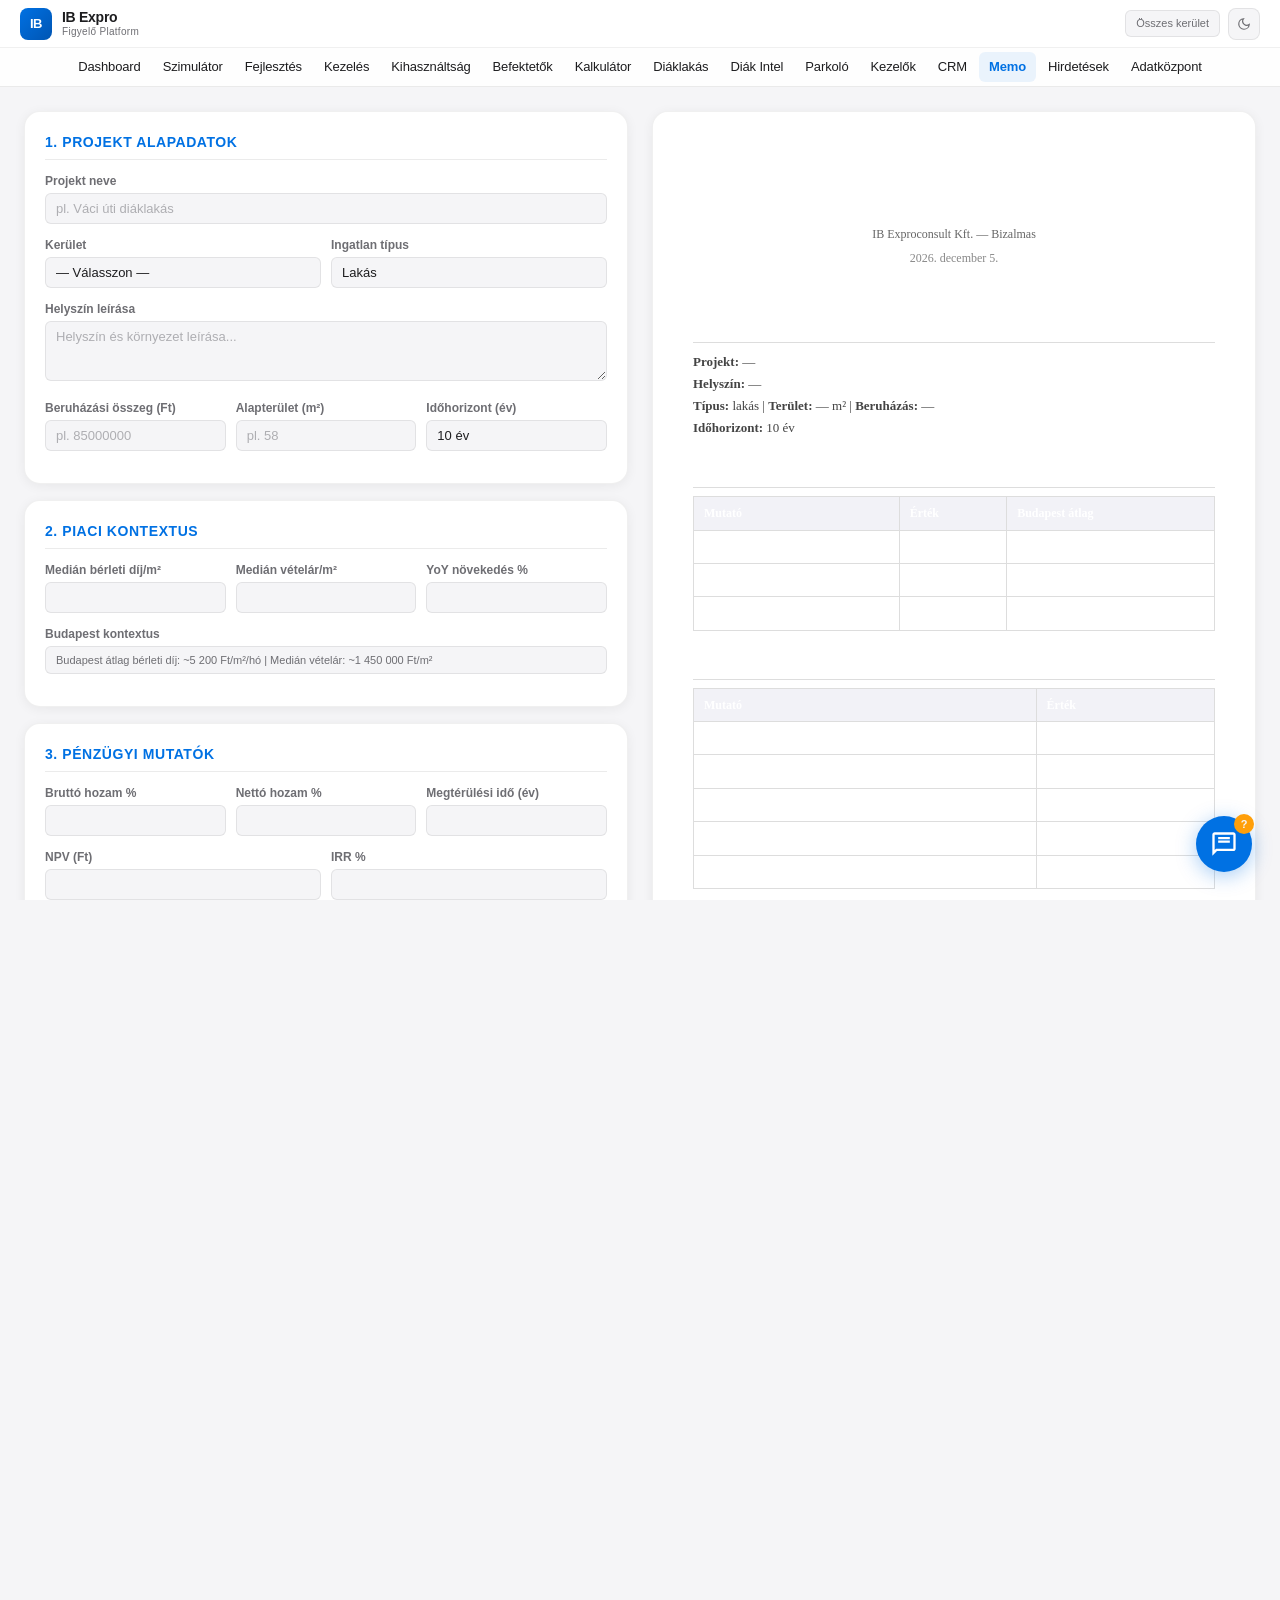
<file: memo.html>
<!DOCTYPE html>
<!--
  
  Befektetési Memo PDF-generátor — IB Exproconsult
  © 2026
-->
<html lang="hu" data-theme="light">
<head>
<meta charset="UTF-8">
<meta name="viewport" content="width=device-width, initial-scale=1.0">
<title>IB Exproconsult — Befektetési Memo</title>
<meta name="description" content="Befektetési memorandum generátor — IB Exproconsult">
<style>
/* =========================================================
   DESIGN TOKENS
   ========================================================= */
:root {
  --bg: #F5F5F7;
  --surface: #FFFFFF;
  --surface-2: #F5F5F7;
  --surface2: #F5F5F7;
  --surface-3: #E5E5EA;
  --border: rgba(0,0,0,0.08);
  --border-h: rgba(0,0,0,0.14);
  --accent: #0071E3;
  --accent-hover: #0077ED;
  --accent-light: rgba(0,113,227,0.12);
  --primary: #0071E3;
  --primary-h: #0077ED;
  --ib-blue: #0071E3;
  --ib-blue-h: #0077ED;
  --ib-blue-glow: rgba(0,113,227,0.15);
  --gold: #FF9F0A;
  --green: #34C759;
  --red: #FF3B30;
  --orange: #FF9500;
  --purple: #AF52DE;
  --teal: #5AC8FA;
  --cyan: #5AC8FA;
  --success: #34C759;
  --warning: #FF9F0A;
  --danger: #FF3B30;
  --info: #5AC8FA;
  --text: #1D1D1F;
  --text-muted: #6E6E73;
  --text-dim: #AEAEB2;
  --text-faint: #AEAEB2;
  --radius: 10px;
  --radius-sm: 6px;
  --radius-md: 10px;
  --radius-lg: 14px;
  --radius-xl: 18px;
  --shadow: 0 4px 24px rgba(0,0,0,0.4);
  --font: 'Inter', -apple-system, BlinkMacSystemFont, 'Segoe UI', system-ui, sans-serif;
  --text-xs: 10px;
  --text-sm: 12px;
  --text-base: 13px;
  --text-md: 14px;
  --text-lg: 16px;
  --text-xl: 20px;
  --text-2xl: 28px;

      --header-h: 56px;
      --sidebar-w: 340px;
    }

/* RESET */
*, *::before, *::after { box-sizing: border-box; margin: 0; padding: 0; }
html, body { height: 100%; background: var(--bg); color: var(--text); font-family: var(--font); font-size: 14px; line-height: 1.5; overflow-x: hidden; }
a { color: var(--accent); text-decoration: none; }
button { cursor: pointer; border: none; font-family: inherit; }
input, select, textarea { font-family: inherit; }

/* PAGE */
.page { min-height: 100vh; display: flex; flex-direction: column; }

/* NAV */
.nav {
  background: var(--surface); border-bottom: 1px solid var(--border);
  padding: 0 24px; height: 56px; display: flex; align-items: center; gap: 16px;
  position: sticky; top: 0; z-index: 100; flex-shrink: 0;
}
.nav-logo { display: flex; align-items: center; gap: 10px; font-weight: 700; font-size: 15px; color: var(--text); }
.nav-logo svg { flex-shrink: 0; }
.nav-back {
  display: flex; align-items: center; gap: 6px; font-size: 13px; color: var(--text-muted);
  padding: 6px 12px; border-radius: 6px; background: var(--surface2);
  border: 1px solid var(--border); transition: all 0.15s;
}
.nav-back:hover { color: var(--text); border-color: var(--accent); }
.nav-spacer { flex: 1; }
.nav-badge {
  font-size: 11px; background: var(--accent-light); color: var(--accent);
  border: 1px solid rgba(0,113,227,0.3); padding: 3px 10px; border-radius: 20px;
  font-weight: 600; letter-spacing: 0.03em;
}

/* MAIN */
.main-content { flex: 1; padding: 24px; max-width: 1440px; margin: 0 auto; width: 100%; }

/* LAYOUT */
.memo-layout { display: grid; grid-template-columns: 1fr 1fr; gap: 24px; margin-bottom: 24px; }

/* CARD */
.card {
  background: var(--surface); border: 1px solid var(--border); border-radius: var(--radius-lg);
  padding: 20px; box-shadow: var(--shadow);
}

/* SECTIONS */
.section-header {
  font-size: 14px; font-weight: 700; color: var(--accent); margin-bottom: 12px;
  padding-bottom: 6px; border-bottom: 1px solid var(--border);
  text-transform: uppercase; letter-spacing: 0.04em;
}

/* FORM */
.form-group { margin-bottom: 12px; }
.form-label { display: block; font-size: 12px; font-weight: 600; color: var(--text-muted); margin-bottom: 3px; }
.input, .select-input {
  background: var(--surface2); border: 1px solid var(--border); color: var(--text);
  padding: 7px 10px; border-radius: 6px; font-size: 13px; outline: none;
  transition: border 0.15s; width: 100%;
}
.input:focus, .select-input:focus { border-color: var(--accent); }
textarea.input { resize: vertical; min-height: 60px; }
.form-row { display: grid; grid-template-columns: 1fr 1fr; gap: 10px; }
.form-row-3 { display: grid; grid-template-columns: 1fr 1fr 1fr; gap: 10px; }

/* SLIDER */
.slider-group { margin-bottom: 10px; }
.slider-label { display: flex; justify-content: space-between; font-size: 12px; color: var(--text-muted); margin-bottom: 3px; }
.slider-val { color: var(--text); font-weight: 700; }
input[type="range"] {
  width: 100%; -webkit-appearance: none; height: 6px; background: var(--surface2);
  border-radius: 3px; outline: none; border: 1px solid var(--border);
}
input[type="range"]::-webkit-slider-thumb {
  -webkit-appearance: none; width: 18px; height: 18px; border-radius: 50%;
  background: var(--accent); cursor: pointer; border: 2px solid var(--surface);
}

/* RISK INDICATOR */
.risk-badge {
  display: inline-block; padding: 4px 14px; border-radius: 8px; font-size: 13px;
  font-weight: 700; margin-top: 6px;
}
.risk-low { background: rgba(16,185,129,0.15); color: var(--green); }
.risk-medium { background: rgba(245,158,11,0.15); color: var(--gold); }
.risk-high { background: rgba(239,68,68,0.15); color: var(--red); }

/* BUTTONS */
.btn {
  display: inline-flex; align-items: center; gap: 6px; padding: 10px 20px;
  border-radius: 8px; font-size: 13px; font-weight: 600; transition: all 0.15s;
}
.btn-primary { background: var(--accent); color: #fff; }
.btn-primary:hover { background: var(--accent-hover); }
.btn-outline {
  background: transparent; color: var(--text-muted); border: 1px solid var(--border);
}
.btn-outline:hover { color: var(--text); border-color: var(--accent); }
.btn-row { display: flex; gap: 10px; margin-top: 16px; flex-wrap: wrap; }

/* MEMO PREVIEW */
.memo-preview {
  background: #fff; color: #FFFFFF; border-radius: var(--radius-lg);
  padding: 40px; font-family: 'Georgia', 'Times New Roman', serif; font-size: 13px;
  line-height: 1.7; min-height: 600px; position: relative;
}
.memo-preview h1 {
  text-align: center; font-size: 20px; font-weight: 700; margin-bottom: 4px;
  color: #FFFFFF; letter-spacing: 0.1em; text-transform: uppercase;
}
.memo-subtitle { text-align: center; font-size: 12px; color: #666; margin-bottom: 4px; }
.memo-date { text-align: center; font-size: 12px; color: #888; margin-bottom: 24px; }
.memo-divider {
  border: none; border-top: 2px solid #FFFFFF; margin: 16px 0;
}
.memo-section-title {
  font-size: 14px; font-weight: 700; color: #FFFFFF; margin: 20px 0 8px;
  text-transform: uppercase; letter-spacing: 0.05em;
  border-bottom: 1px solid #ddd; padding-bottom: 4px;
}
.memo-table { width: 100%; border-collapse: collapse; margin: 8px 0 16px; font-size: 12px; }
.memo-table th { text-align: left; padding: 6px 10px; background: #F2F2F7; font-weight: 600; border: 1px solid #ddd; }
.memo-table td { padding: 6px 10px; border: 1px solid #ddd; }
.memo-table td.num { text-align: right; font-variant-numeric: tabular-nums; }
.memo-recommendation { background: #f8f9fa; border-left: 3px solid #FFFFFF; padding: 12px 16px; margin: 12px 0; font-style: italic; }
.memo-footer-line { text-align: center; font-size: 10px; color: #999; margin-top: 30px; padding-top: 16px; border-top: 2px solid #FFFFFF; }

.risk-indicator {
  display: inline-block; width: 12px; height: 12px; border-radius: 50%; margin-right: 6px; vertical-align: middle;
}

/* TOAST */
.toast {
  position: fixed; bottom: 24px; right: 24px; background: var(--green); color: #fff;
  padding: 12px 20px; border-radius: 10px; font-size: 13px; font-weight: 600;
  box-shadow: var(--shadow); transform: translateY(100px); opacity: 0;
  transition: all 0.3s ease; z-index: 9999; max-width: 400px;
}
.toast.show { transform: translateY(0); opacity: 1; }

/* FOOTER */
.footer {
  text-align: center; padding: 20px; border-top: 1px solid var(--border);
  font-size: 12px; color: var(--text-dim); margin-top: auto;
}
.footer a { color: var(--text-muted); }
.footer a:hover { color: var(--accent); }

/* RESPONSIVE */
@media (max-width: 1024px) {
  .memo-layout { grid-template-columns: 1fr; }
}
@media (max-width: 600px) {
  .main-content { padding: 16px; }
  .nav { padding: 0 12px; }
  .form-row, .form-row-3 { grid-template-columns: 1fr; }
  .memo-preview { padding: 20px; }
}

/* =========================================================
   PRINT CSS
   ========================================================= */
@media print {
  *, *::before, *::after { box-shadow: none !important; text-shadow: none !important; }
  body { background: #fff !important; color: #000 !important; font-size: 11pt !important; }
  .nav, .footer, .left-panel, .btn-row, .toast { display: none !important; }
  .page { display: block !important; }
  .main-content { padding: 0 !important; max-width: 100% !important; }
  .memo-layout { display: block !important; }
  .right-panel { display: block !important; width: 100% !important; }
  .card { border: none !important; box-shadow: none !important; background: transparent !important; padding: 0 !important; }
  .memo-preview {
    border-radius: 0 !important; padding: 15mm !important;
    min-height: auto !important; font-size: 11pt !important;
    background: #fff !important; color: #111 !important;
  }
  .memo-preview h1 { font-size: 18pt !important; color: #0071E3 !important; }
  .memo-section-title { font-size: 12pt !important; color: #0071E3 !important; page-break-after: avoid; }
  .memo-table th { background: #0071E3 !important; color: #fff !important; -webkit-print-color-adjust: exact; print-color-adjust: exact; }
  .memo-table td { border-bottom: 1px solid #ccc !important; }
  .memo-pill { border: 1px solid #888 !important; }
  table { page-break-inside: avoid; }
  @page { margin: 10mm; size: A4; }
}

/* ── Dark mode ──────────────────────────────────────────── */
[data-theme="dark"] {
  --bg: #1C1C1E;
  --surface: #2C2C2E;
  --surface-2: #3A3A3C;
  --surface-3: #48484A;
  --border: rgba(255,255,255,0.10);
  --text: #F5F5F7;
  --text-muted: #AEAEB2;
  --text-dim: #636366;
  --text-faint: #48484A;
  --accent: #0A84FF;
  --primary: #0A84FF;
  --primary-h: #409CFF;
  --shadow: 0 4px 24px rgba(0,0,0,0.6);
}

/* ── Kétszintes nav ── */
.ib-header-wrap { position:sticky; top:0; z-index:200; }
.ib-header-top {
  display:flex; align-items:center; justify-content:space-between;
  padding:0 20px; height:48px;
  background:rgba(255,255,255,0.92);
  border-bottom:1px solid rgba(0,0,0,0.06);
  backdrop-filter:blur(12px); -webkit-backdrop-filter:blur(12px);
}
.ib-header-nav {
  display:flex; align-items:center; justify-content:center;
  flex-wrap:wrap; gap:2px;
  padding:4px 16px;
  background:rgba(255,255,255,0.85);
  border-bottom:1px solid rgba(0,0,0,0.08);
  backdrop-filter:blur(12px); -webkit-backdrop-filter:blur(12px);
}
[data-theme="dark"] .ib-header-top,
[data-theme="dark"] .ib-header-nav {
  background:rgba(28,28,30,0.92);
  border-color:rgba(255,255,255,0.08);
}

</style>
<link rel="stylesheet" href="libs/ib-design-system.css">
</head>
<body>
<div class="page">
  <div class="ib-header-wrap">
  <div class="ib-header-top">
    <div style="display:flex;align-items:center;gap:10px;flex-shrink:0;">
      <div style="width:32px;height:32px;border-radius:8px;background:linear-gradient(135deg,#0071E3,#0055B3);display:flex;align-items:center;justify-content:center;font-size:13px;font-weight:800;color:#fff;letter-spacing:-0.5px;flex-shrink:0;">IB</div>
      <div>
        <div style="font-size:14px;font-weight:700;color:#1D1D1F;letter-spacing:-0.02em;line-height:1.2;">IB Expro</div>
        <div style="font-size:10px;color:#6E6E73;letter-spacing:0.03em;line-height:1.2;">Figyelő Platform</div>
      </div>
    </div>
    <div style="display:flex;align-items:center;gap:8px;flex-shrink:0;">
<div style="display:flex;align-items:center;gap:8px;flex-shrink:0;">
    <span id="selected-district-badge" style="font-size:11px;color:#6E6E73;font-weight:500;padding:4px 10px;background:#F5F5F7;border-radius:6px;border:1px solid rgba(0,0,0,0.08);white-space:nowrap;">Összes kerület</span>
    <button style="width:32px;height:32px;border-radius:8px;background:#F5F5F7;border:1px solid rgba(0,0,0,0.08);color:#6E6E73;display:flex;align-items:center;justify-content:center;cursor:pointer;transition:all 0.15s;" data-theme-toggle aria-label="Téma váltás" onmouseover="this.style.borderColor='#0071E3';this.style.color='#0071E3'" onmouseout="this.style.borderColor='rgba(0,0,0,0.08)';this.style.color='#6E6E73'">
      <svg width="14" height="14" viewBox="0 0 24 24" fill="none" stroke="currentColor" stroke-width="2"><path d="M21 12.79A9 9 0 1 1 11.21 3 7 7 0 0 0 21 12.79z"/></svg>
    </button>
  </div>
    </div>
  </div>
  <nav class="ib-header-nav" id="main-nav">
    <a href="index.html" class="ib-nav-link">Dashboard</a>
    <a href="simulator.html" class="ib-nav-link">Szimulátor</a>
    <a href="development.html" class="ib-nav-link">Fejlesztés</a>
    <a href="property_mgmt.html" class="ib-nav-link">Kezelés</a>
    <a href="occupancy.html" class="ib-nav-link">Kihasználtság</a>
    <a href="investor.html" class="ib-nav-link">Befektetők</a>
    <a href="investment_calculator.html" class="ib-nav-link">Kalkulátor</a>
    <a href="apartment_converter.html" class="ib-nav-link">Diáklakás</a>
    <a href="student_intel.html" class="ib-nav-link">Diák Intel</a>
    <a href="parking_intel.html" class="ib-nav-link">Parkoló</a>
    <a href="property_managers.html" class="ib-nav-link">Kezelők</a>
    <a href="crm.html" class="ib-nav-link">CRM</a>
    <a href="memo.html" class="ib-nav-link active">Memo</a>
    <a href="listings.html" class="ib-nav-link">Hirdetések</a>
    <a href="adatkozpont.html" class="ib-nav-link">Adatközpont</a>
  </nav>
</div>

  <div class="main-content">
    <div class="memo-layout">
      <!-- LEFT: Form -->
      <div class="left-panel">
        <div class="card" style="margin-bottom:16px;">
          <div class="section-header">1. Projekt alapadatok</div>
          <div class="form-group">
            <label class="form-label">Projekt neve</label>
            <input class="input" id="projName" placeholder="pl. Váci úti diáklakás" oninput="updatePreview()">
          </div>
          <div class="form-row">
            <div class="form-group">
              <label class="form-label">Kerület</label>
              <select class="select-input" id="projDistrict" onchange="updateDistrictData(); updatePreview();">
                <option value="">— Válasszon —</option>
              </select>
            </div>
            <div class="form-group">
              <label class="form-label">Ingatlan típus</label>
              <select class="select-input" id="projType" onchange="updatePreview()">
                <option value="lakás">Lakás</option>
                <option value="kollégium">Kollégium</option>
                <option value="iroda">Iroda</option>
                <option value="parkoló">Parkoló</option>
                <option value="vegyes">Vegyes</option>
              </select>
            </div>
          </div>
          <div class="form-group">
            <label class="form-label">Helyszín leírása</label>
            <textarea class="input" id="projLocation" placeholder="Helyszín és környezet leírása..." oninput="updatePreview()"></textarea>
          </div>
          <div class="form-row-3">
            <div class="form-group">
              <label class="form-label">Beruházási összeg (Ft)</label>
              <input class="input" type="number" id="projInvestment" placeholder="pl. 85000000" oninput="calcFinancials(); updatePreview();">
            </div>
            <div class="form-group">
              <label class="form-label">Alapterület (m²)</label>
              <input class="input" type="number" id="projArea" placeholder="pl. 58" oninput="updatePreview()">
            </div>
            <div class="form-group">
              <label class="form-label">Időhorizont (év)</label>
              <select class="select-input" id="projHorizon" onchange="calcFinancials(); updatePreview();">
                <option value="5">5 év</option>
                <option value="10" selected>10 év</option>
                <option value="15">15 év</option>
                <option value="20">20 év</option>
              </select>
            </div>
          </div>
        </div>

        <div class="card" style="margin-bottom:16px;">
          <div class="section-header">2. Piaci kontextus</div>
          <div class="form-row-3">
            <div class="form-group">
              <label class="form-label">Medián bérleti díj/m²</label>
              <input class="input" type="number" id="mktRent" readonly>
            </div>
            <div class="form-group">
              <label class="form-label">Medián vételár/m²</label>
              <input class="input" type="number" id="mktPrice" readonly>
            </div>
            <div class="form-group">
              <label class="form-label">YoY növekedés %</label>
              <input class="input" type="number" id="mktYoy" readonly>
            </div>
          </div>
          <div class="form-group">
            <label class="form-label">Budapest kontextus</label>
            <input class="input" value="Budapest átlag bérleti díj: ~5 200 Ft/m²/hó | Medián vételár: ~1 450 000 Ft/m²" readonly style="font-size:11px; color:var(--text-muted);">
          </div>
        </div>

        <div class="card" style="margin-bottom:16px;">
          <div class="section-header">3. Pénzügyi mutatók</div>
          <div class="form-row-3">
            <div class="form-group">
              <label class="form-label">Bruttó hozam %</label>
              <input class="input" type="number" step="0.1" id="finGrossYield" oninput="updatePreview()">
            </div>
            <div class="form-group">
              <label class="form-label">Nettó hozam %</label>
              <input class="input" type="number" step="0.1" id="finNetYield" oninput="updatePreview()">
            </div>
            <div class="form-group">
              <label class="form-label">Megtérülési idő (év)</label>
              <input class="input" type="number" step="0.1" id="finPayback" oninput="updatePreview()">
            </div>
          </div>
          <div class="form-row">
            <div class="form-group">
              <label class="form-label">NPV (Ft)</label>
              <input class="input" type="number" id="finNPV" oninput="updatePreview()">
            </div>
            <div class="form-group">
              <label class="form-label">IRR %</label>
              <input class="input" type="number" step="0.1" id="finIRR" oninput="updatePreview()">
            </div>
          </div>
        </div>

        <div class="card" style="margin-bottom:16px;">
          <div class="section-header">4. Kockázati értékelés</div>
          <div class="slider-group">
            <div class="slider-label"><span>Piaci kockázat</span> <span class="slider-val" id="riskMarketVal">3</span></div>
            <input type="range" min="1" max="5" value="3" id="riskMarket" oninput="updateRisk()">
          </div>
          <div class="slider-group">
            <div class="slider-label"><span>Finanszírozási kockázat</span> <span class="slider-val" id="riskFinanceVal">2</span></div>
            <input type="range" min="1" max="5" value="2" id="riskFinance" oninput="updateRisk()">
          </div>
          <div class="slider-group">
            <div class="slider-label"><span>Szabályozási kockázat</span> <span class="slider-val" id="riskRegVal">2</span></div>
            <input type="range" min="1" max="5" value="2" id="riskReg" oninput="updateRisk()">
          </div>
          <div class="slider-group">
            <div class="slider-label"><span>Likviditási kockázat</span> <span class="slider-val" id="riskLiqVal">3</span></div>
            <input type="range" min="1" max="5" value="3" id="riskLiq" oninput="updateRisk()">
          </div>
          <div style="margin-top:8px; font-size:13px;">
            Összesített kockázati szint: <span id="riskOverall" class="risk-badge risk-medium">Közepes</span>
          </div>
        </div>

        <div class="card" style="margin-bottom:16px;">
          <div class="section-header">5. Ajánlás</div>
          <div class="form-group">
            <textarea class="input" id="recommendation" style="min-height:100px;" oninput="updatePreview()"></textarea>
          </div>
          <button class="btn btn-outline" onclick="autoGenerateRecommendation()" style="font-size:12px;">🔄 Sablon generálás</button>
        </div>

        <div class="btn-row">
          <button class="btn btn-primary" onclick="generateMemo()">📄 Memo generálása</button>
          <button class="btn btn-outline" onclick="window.print()">🖨 Nyomtatás</button>
          <button class="btn btn-outline" onclick="exportMemo()">📄 Riport exportálása (PDF)</button>
          <button class="btn btn-outline" onclick="copyToClipboard()">📋 Másolás vágólapra</button>
          <button class="btn btn-outline" onclick="openTermSheetModal()" style="background:rgba(0,113,227,0.1);border-color:rgba(0,113,227,0.4);">📋 Term Sheet generálása</button>
        </div>
      </div>

      <!-- RIGHT: Preview -->
      <div class="right-panel">
        <div class="card" style="padding:0; overflow:hidden;">
          <div class="memo-preview" id="memoPreview">
            <hr class="memo-divider">
            <h1>BEFEKTETÉSI MEMORANDUM</h1>
            <div class="memo-subtitle">IB Exproconsult Kft. — Bizalmas</div>
            <div class="memo-date" id="memoDate"></div>
            <hr class="memo-divider">

            <div class="memo-section-title">1. Projekt összefoglaló</div>
            <p id="memoSummary" style="color:#444;">Töltse ki a bal oldali mezőket a memo generálásához.</p>

            <div class="memo-section-title">2. Piaci kontextus — <span id="memoDistrictLabel">? kerület</span></div>
            <table class="memo-table">
              <thead><tr><th>Mutató</th><th>Érték</th><th>Budapest átlag</th></tr></thead>
              <tbody id="memoMarketTable">
                <tr><td>Bérleti díj/m²</td><td class="num" id="memoRent">—</td><td class="num">~5 200 Ft</td></tr>
                <tr><td>Vételár/m²</td><td class="num" id="memoPrice">—</td><td class="num">~1 450 000 Ft</td></tr>
                <tr><td>YoY növekedés</td><td class="num" id="memoYoy">—</td><td class="num">~8.5%</td></tr>
              </tbody>
            </table>

            <div class="memo-section-title">3. Pénzügyi mutatók</div>
            <table class="memo-table">
              <thead><tr><th>Mutató</th><th>Érték</th></tr></thead>
              <tbody id="memoFinTable">
                <tr><td>Bruttó hozam</td><td class="num" id="memoGross">—</td></tr>
                <tr><td>Nettó hozam</td><td class="num" id="memoNet">—</td></tr>
                <tr><td>Megtérülési idő</td><td class="num" id="memoPayback">—</td></tr>
                <tr><td>NPV</td><td class="num" id="memoNPV">—</td></tr>
                <tr><td>IRR</td><td class="num" id="memoIRR">—</td></tr>
              </tbody>
            </table>

            <div class="memo-section-title">4. Kockázati értékelés</div>
            <table class="memo-table">
              <thead><tr><th>Kockázat típus</th><th>Szint (1–5)</th></tr></thead>
              <tbody id="memoRiskTable">
                <tr><td>Piaci kockázat</td><td class="num" id="memoRiskMarket">3</td></tr>
                <tr><td>Finanszírozási kockázat</td><td class="num" id="memoRiskFinance">2</td></tr>
                <tr><td>Szabályozási kockázat</td><td class="num" id="memoRiskReg">2</td></tr>
                <tr><td>Likviditási kockázat</td><td class="num" id="memoRiskLiq">3</td></tr>
              </tbody>
            </table>
            <p style="margin-top:8px;">Összesített kockázati profil: <strong id="memoRiskOverall">Közepes</strong></p>

            <div class="memo-section-title">5. Ajánlás</div>
            <div class="memo-recommendation" id="memoRecommendation">
              <em>Az ajánlás szövege itt jelenik meg...</em>
            </div>

            <div class="memo-footer-line">
              | IB Exproconsult Kft.
            </div>
          </div>
        </div>
      </div>
    </div>
  </div>

  <!-- FOOTER -->
  <footer class="footer">
    © 2026 IB Exproconsult Kft. · 
  </footer>
</div>


<!-- TERM SHEET MODAL -->
<div id="termSheetModal" style="display:none;position:fixed;inset:0;z-index:10000;background:rgba(0,0,0,0.7);overflow-y:auto;padding:20px;">
  <div style="max-width:900px;margin:0 auto;background:#fff;border-radius:12px;padding:0;position:relative;">
    <div style="position:sticky;top:0;background:#fff;padding:16px 24px;border-bottom:1px solid #e5e7eb;display:flex;justify-content:space-between;align-items:center;border-radius:12px 12px 0 0;z-index:2;">
      <h2 style="font-size:16px;color:#0071E3;margin:0;">📋 Befektetési Term Sheet</h2>
      <div style="display:flex;gap:8px;">
        <button onclick="exportTermSheet()" style="padding:8px 16px;background:#0071E3;color:#fff;border:none;border-radius:6px;font-size:13px;font-weight:600;cursor:pointer;">📄 Term Sheet PDF mentése</button>
        <button onclick="closeTermSheetModal()" style="padding:8px 16px;background:#e5e7eb;color:#374151;border:none;border-radius:6px;font-size:13px;font-weight:600;cursor:pointer;">✕ Bezárás</button>
      </div>
    </div>
    <div id="termSheetContent" style="padding:32px 40px;color:#FFFFFF;font-family:'Segoe UI',sans-serif;line-height:1.6;"></div>
  </div>
</div>

<!-- TOAST -->
<div class="toast" id="toast"></div>

<script>
// =========================================================
// DISTRICT DATA
// =========================================================
const MEMO_DISTRICT_DATA = {
  "I":     { rent_m2: 6000,  price_m2: 1878900, yoy: 9.2 },
  "II":    { rent_m2: 5750,  price_m2: 1758690, yoy: 8.1 },
  "III":   { rent_m2: 5200,  price_m2: 1320000, yoy: 7.8 },
  "IV":    { rent_m2: 4600,  price_m2: 980000,  yoy: 9.5 },
  "V":     { rent_m2: 6500,  price_m2: 2100000, yoy: 7.2 },
  "VI":    { rent_m2: 5800,  price_m2: 1650000, yoy: 8.9 },
  "VII":   { rent_m2: 5500,  price_m2: 1480000, yoy: 10.1 },
  "VIII":  { rent_m2: 4900,  price_m2: 1150000, yoy: 11.3 },
  "IX":    { rent_m2: 5100,  price_m2: 1350000, yoy: 10.5 },
  "X":     { rent_m2: 4400,  price_m2: 920000,  yoy: 8.7 },
  "XI":    { rent_m2: 5300,  price_m2: 1420000, yoy: 8.3 },
  "XII":   { rent_m2: 5600,  price_m2: 1680000, yoy: 7.5 },
  "XIII":  { rent_m2: 5400,  price_m2: 1380000, yoy: 9.8 },
  "XIV":   { rent_m2: 4800,  price_m2: 1100000, yoy: 9.1 },
  "XV":    { rent_m2: 4300,  price_m2: 880000,  yoy: 8.8 },
  "XVI":   { rent_m2: 4500,  price_m2: 950000,  yoy: 7.9 },
  "XVII":  { rent_m2: 4200,  price_m2: 850000,  yoy: 8.2 },
  "XVIII": { rent_m2: 4400,  price_m2: 920000,  yoy: 9.0 },
  "XIX":   { rent_m2: 4500,  price_m2: 980000,  yoy: 8.6 },
  "XX":    { rent_m2: 4300,  price_m2: 870000,  yoy: 9.4 },
  "XXI":   { rent_m2: 4400,  price_m2: 900000,  yoy: 8.9 },
  "XXII":  { rent_m2: 4700,  price_m2: 1050000, yoy: 7.6 },
  "XXIII": { rent_m2: 4560,  price_m2: 1100000, yoy: 8.5 }
};

const BP_AVG_RENT = 5200;
const BP_AVG_PRICE = 1450000;

// =========================================================
// INIT
// =========================================================

// =========================================================
// TERM SHEET GENERATOR (Feature 11)
// =========================================================
function generateTermSheetRef() {
  return 'TS-' + Date.now().toString(36).toUpperCase() + '-' + Math.random().toString(36).substring(2, 6).toUpperCase();
}

function openTermSheetModal() {
  const projName = document.getElementById('projName').value || 'Megnevezés nélkül';
  const district = document.getElementById('projDistrict').value || '—';
  const projType = document.getElementById('projType').value || '—';
  const projArea = document.getElementById('projArea').value || '—';
  const projInvestment = document.getElementById('projInvestment').value || '—';
  const grossYield = document.getElementById('finGrossYield').value || '—';
  const netYield = document.getElementById('finNetYield').value || '—';
  const payback = document.getElementById('finPayback').value || '—';
  const irr = document.getElementById('finIRR').value || '—';
  
  const riskMarket = document.getElementById('riskMarket').value;
  const riskFinance = document.getElementById('riskFinance').value;
  const riskReg = document.getElementById('riskReg').value;
  const riskLiq = document.getElementById('riskLiq').value;
  const avgRisk = ((+riskMarket + +riskFinance + +riskReg + +riskLiq) / 4).toFixed(1);
  const riskLabel = avgRisk <= 2 ? 'Alacsony' : avgRisk <= 3.5 ? 'Közepes' : 'Magas';
  const riskColor = avgRisk <= 2 ? '#34C759' : avgRisk <= 3.5 ? '#FF9F0A' : '#FF3B30';

  const distData = MEMO_DISTRICT_DATA[district] || {};
  const dateStr = new Date().toLocaleDateString('hu-HU', { year: 'numeric', month: 'long', day: 'numeric' });
  const ref = generateTermSheetRef();

  const investmentFormatted = projInvestment && projInvestment !== '—' ? parseInt(projInvestment).toLocaleString('hu-HU') + ' Ft' : '—';

  const content = `
    <div style="text-align:center;border-bottom:3px solid #0071E3;padding-bottom:20px;margin-bottom:24px;">
      <div style="font-size:11px;color:#6b7280;letter-spacing:0.15em;text-transform:uppercase;">IB Exproconsult Kft.</div>
      <h1 style="font-size:24px;color:#0071E3;margin:8px 0 4px;font-weight:800;">BEFEKTETÉSI TERM SHEET</h1>
      <div style="font-size:12px;color:#6b7280;">${dateStr} · Hivatkozási szám: ${ref}</div>
    </div>

    <div style="margin-bottom:24px;">
      <h3 style="font-size:14px;color:#0071E3;border-bottom:2px solid #e5e7eb;padding-bottom:6px;margin-bottom:12px;">1. Projekt azonosítása</h3>
      <table style="width:100%;border-collapse:collapse;font-size:13px;">
        <tr><td style="padding:8px 0;color:#6b7280;width:40%;">Projekt neve</td><td style="padding:8px 0;font-weight:600;">${projName}</td></tr>
        <tr><td style="padding:8px 0;color:#6b7280;">Helyszín (kerület)</td><td style="padding:8px 0;font-weight:600;">${district}. kerület, Budapest</td></tr>
        <tr><td style="padding:8px 0;color:#6b7280;">Típus</td><td style="padding:8px 0;font-weight:600;">${projType}</td></tr>
        <tr><td style="padding:8px 0;color:#6b7280;">Alapterület</td><td style="padding:8px 0;font-weight:600;">${projArea} m²</td></tr>
      </table>
    </div>

    <div style="margin-bottom:24px;">
      <h3 style="font-size:14px;color:#0071E3;border-bottom:2px solid #e5e7eb;padding-bottom:6px;margin-bottom:12px;">2. Pénzügyi feltételek</h3>
      <table style="width:100%;border-collapse:collapse;font-size:13px;">
        <tr><td style="padding:8px 0;color:#6b7280;width:40%;">Beruházási összeg</td><td style="padding:8px 0;font-weight:600;">${investmentFormatted}</td></tr>
        <tr><td style="padding:8px 0;color:#6b7280;">Finanszírozási struktúra (saját tőke)</td><td style="padding:8px 0;font-weight:600;">70%</td></tr>
        <tr><td style="padding:8px 0;color:#6b7280;">Várt bruttó hozam</td><td style="padding:8px 0;font-weight:600;">${grossYield}%</td></tr>
        <tr><td style="padding:8px 0;color:#6b7280;">Várt nettó hozam</td><td style="padding:8px 0;font-weight:600;">${netYield}%</td></tr>
        <tr><td style="padding:8px 0;color:#6b7280;">Megtérülési idő</td><td style="padding:8px 0;font-weight:600;">${payback} év</td></tr>
        <tr><td style="padding:8px 0;color:#6b7280;">IRR</td><td style="padding:8px 0;font-weight:600;">${irr}%</td></tr>
      </table>
    </div>

    <div style="margin-bottom:24px;">
      <h3 style="font-size:14px;color:#0071E3;border-bottom:2px solid #e5e7eb;padding-bottom:6px;margin-bottom:12px;">3. Piaci adatok</h3>
      <table style="width:100%;border-collapse:collapse;font-size:13px;">
        <tr><td style="padding:8px 0;color:#6b7280;width:40%;">Kerületi nm² ár</td><td style="padding:8px 0;font-weight:600;">${distData.price_m2 ? distData.price_m2.toLocaleString('hu-HU') + ' Ft/m²' : '—'}</td></tr>
        <tr><td style="padding:8px 0;color:#6b7280;">Kerületi bérleti díj medián</td><td style="padding:8px 0;font-weight:600;">${distData.rent_m2 ? distData.rent_m2.toLocaleString('hu-HU') + ' Ft/m²/hó' : '—'}</td></tr>
        <tr><td style="padding:8px 0;color:#6b7280;">YoY bérleti díj növekedés</td><td style="padding:8px 0;font-weight:600;">${distData.yoy ? distData.yoy + '%' : '—'}</td></tr>
      </table>
    </div>

    <div style="margin-bottom:24px;">
      <h3 style="font-size:14px;color:#0071E3;border-bottom:2px solid #e5e7eb;padding-bottom:6px;margin-bottom:12px;">4. Kockázati besorolás</h3>
      <table style="width:100%;border-collapse:collapse;font-size:13px;">
        <tr><td style="padding:8px 0;color:#6b7280;width:40%;">Piaci kockázat</td><td style="padding:8px 0;font-weight:600;">${riskMarket}/5</td></tr>
        <tr><td style="padding:8px 0;color:#6b7280;">Finanszírozási kockázat</td><td style="padding:8px 0;font-weight:600;">${riskFinance}/5</td></tr>
        <tr><td style="padding:8px 0;color:#6b7280;">Szabályozási kockázat</td><td style="padding:8px 0;font-weight:600;">${riskReg}/5</td></tr>
        <tr><td style="padding:8px 0;color:#6b7280;">Likviditási kockázat</td><td style="padding:8px 0;font-weight:600;">${riskLiq}/5</td></tr>
        <tr><td style="padding:8px 0;color:#6b7280;">Összesített kockázati szint</td><td style="padding:8px 0;font-weight:700;color:${riskColor};">${riskLabel} (${avgRisk}/5)</td></tr>
      </table>
    </div>

    <div style="margin-bottom:24px;">
      <h3 style="font-size:14px;color:#0071E3;border-bottom:2px solid #e5e7eb;padding-bottom:6px;margin-bottom:12px;">5. Feltételek és kikötések</h3>
      <div style="font-size:13px;line-height:2;">
        <label style="display:flex;align-items:center;gap:8px;cursor:pointer;"><input type="checkbox" checked> Due diligence elvégzése a tranzakció előtt kötelező</label>
        <label style="display:flex;align-items:center;gap:8px;cursor:pointer;"><input type="checkbox" checked> Tulajdoni lap hiteles másolatának bemutatása</label>
        <label style="display:flex;align-items:center;gap:8px;cursor:pointer;"><input type="checkbox" checked> Műszaki állapotfelmérés (épületdiagnosztika)</label>
        <label style="display:flex;align-items:center;gap:8px;cursor:pointer;"><input type="checkbox" checked> Környezeti és energetikai tanúsítvány bemutatása</label>
        <label style="display:flex;align-items:center;gap:8px;cursor:pointer;"><input type="checkbox" checked> Finanszírozási kötelezettségvállalás igazolása</label>
      </div>
    </div>

    <div style="margin-bottom:24px;">
      <h3 style="font-size:14px;color:#0071E3;border-bottom:2px solid #e5e7eb;padding-bottom:6px;margin-bottom:12px;">6. Érvényesség</h3>
      <p style="font-size:13px;">A jelen Term Sheet <strong>30 naptári napig</strong> érvényes a kiállítás dátumától számítva. Az érvényességi idő lejáratát követően a feltételek újratárgyalandók.</p>
    </div>

    <div style="margin-top:40px;border-top:2px solid #0071E3;padding-top:24px;">
      <h3 style="font-size:14px;color:#0071E3;margin-bottom:20px;">7. Aláírások</h3>
      <div style="display:grid;grid-template-columns:1fr 1fr;gap:40px;font-size:13px;">
        <div>
          <div style="color:#6b7280;margin-bottom:4px;">Dátum: ${dateStr}</div>
          <div style="border-bottom:1px solid #0071E3;height:50px;margin-bottom:8px;"></div>
          <div style="font-weight:600;">Befektetői aláírás</div>
          <div style="color:#6b7280;font-size:12px;">Név: _________________________</div>
        </div>
        <div>
          <div style="color:#6b7280;margin-bottom:4px;">Dátum: ${dateStr}</div>
          <div style="border-bottom:1px solid #0071E3;height:50px;margin-bottom:8px;"></div>
          <div style="font-weight:600;">IB Exproconsult Kft.</div>
          <div style="color:#6b7280;font-size:12px;">Képviselő: _________________________</div>
        </div>
      </div>
    </div>

    <div style="text-align:center;font-size:10px;color:#9ca3af;margin-top:24px;padding-top:16px;border-top:1px solid #e5e7eb;">
      IB Exproconsult Kft. · Budapest Ingatlanfejlesztési & Befektetési Platform · ${dateStr}
    </div>
  `;

  document.getElementById('termSheetContent').innerHTML = content;
  document.getElementById('termSheetModal').style.display = 'block';
}

function closeTermSheetModal() {
  document.getElementById('termSheetModal').style.display = 'none';
}

function exportTermSheet() {
  const content = document.getElementById('termSheetContent').innerHTML;
  const w = window.open('', '_blank');
  w.document.write(`<!DOCTYPE html><html lang="hu"><head><meta charset="UTF-8"><title>Term Sheet — IB Exproconsult</title>
    <style>
      body { font-family: 'Segoe UI', sans-serif; max-width: 800px; margin: 0 auto; padding: 40px; color: #FFFFFF; line-height: 1.6; }
      table { width: 100%; border-collapse: collapse; }
      td { padding: 8px 0; }
      h1, h3 { color: #0071E3; }
      @media print {
        body { padding: 20px; }
        @page { margin: 15mm; size: A4; }
      }
    </style>
</head><body>${content}</body></html>`);
  w.document.close();
  setTimeout(() => w.print(), 300);
}

// Close on ESC and overlay click
document.addEventListener('keydown', function(e) {
  if (e.key === 'Escape') closeTermSheetModal();
});


function init() {
  // Populate district dropdown
  const sel = document.getElementById('projDistrict');
  Object.keys(MEMO_DISTRICT_DATA).forEach(d => {
    const opt = document.createElement('option');
    opt.value = d;
    opt.textContent = d + '. kerület';
    sel.appendChild(opt);
  });

  // Set date
  const now = new Date();
  const dateStr = now.toLocaleDateString('hu-HU', { year: 'numeric', month: 'long', day: 'numeric' });
  document.getElementById('memoDate').textContent = dateStr;

  updateRisk();
  updatePreview();
}

// =========================================================
// DISTRICT DATA AUTO-FILL
// =========================================================
function updateDistrictData() {
  const d = document.getElementById('projDistrict').value;
  if (!d || !MEMO_DISTRICT_DATA[d]) {
    document.getElementById('mktRent').value = '';
    document.getElementById('mktPrice').value = '';
    document.getElementById('mktYoy').value = '';
    return;
  }
  const data = MEMO_DISTRICT_DATA[d];
  document.getElementById('mktRent').value = data.rent_m2;
  document.getElementById('mktPrice').value = data.price_m2;
  document.getElementById('mktYoy').value = data.yoy;
  calcFinancials();
}

// =========================================================
// FINANCIAL CALCULATIONS
// =========================================================
function calcFinancials() {
  const investment = parseFloat(document.getElementById('projInvestment').value) || 0;
  const district = document.getElementById('projDistrict').value;
  const area = parseFloat(document.getElementById('projArea').value) || 0;
  const horizon = parseInt(document.getElementById('projHorizon').value) || 10;

  if (!district || !investment || !area) return;

  const data = MEMO_DISTRICT_DATA[district];
  if (!data) return;

  const monthlyRent = data.rent_m2 * area;
  const annualRent = monthlyRent * 12;
  const grossYield = ((annualRent / investment) * 100);
  const netYield = grossYield * 0.75; // ~25% costs
  const payback = investment / (annualRent * 0.75);

  // Simple NPV (discount rate 8%)
  const r = 0.08;
  let npv = -investment;
  const annualNetIncome = annualRent * 0.75;
  for (let t = 1; t <= horizon; t++) {
    npv += annualNetIncome / Math.pow(1 + r, t);
  }
  // Terminal value (exit at same price)
  npv += investment / Math.pow(1 + r, horizon);

  // Simple IRR approximation
  const irr = (annualNetIncome / investment) + (data.yoy / 100) * 0.5;

  document.getElementById('finGrossYield').value = grossYield.toFixed(1);
  document.getElementById('finNetYield').value = netYield.toFixed(1);
  document.getElementById('finPayback').value = payback.toFixed(1);
  document.getElementById('finNPV').value = Math.round(npv);
  document.getElementById('finIRR').value = (irr * 100).toFixed(1);

  updatePreview();
}

// =========================================================
// RISK
// =========================================================
function updateRisk() {
  const vals = ['riskMarket', 'riskFinance', 'riskReg', 'riskLiq'];
  let sum = 0;
  vals.forEach(id => {
    const v = parseInt(document.getElementById(id).value);
    document.getElementById(id + 'Val').textContent = v;
    sum += v;
  });
  const avg = sum / 4;
  const el = document.getElementById('riskOverall');
  if (avg <= 2) {
    el.textContent = 'Alacsony';
    el.className = 'risk-badge risk-low';
  } else if (avg <= 3.5) {
    el.textContent = 'Közepes';
    el.className = 'risk-badge risk-medium';
  } else {
    el.textContent = 'Magas';
    el.className = 'risk-badge risk-high';
  }
  updatePreview();
}

// =========================================================
// AUTO RECOMMENDATION
// =========================================================
function autoGenerateRecommendation() {
  const name = document.getElementById('projName').value || '[PROJEKT]';
  const district = document.getElementById('projDistrict').value || '?';
  const type = document.getElementById('projType').value || 'lakás';
  const investment = parseFloat(document.getElementById('projInvestment').value) || 0;
  const grossYield = parseFloat(document.getElementById('finGrossYield').value) || 0;
  const horizon = document.getElementById('projHorizon').value || '10';
  const npv = parseFloat(document.getElementById('finNPV').value) || 0;
  const irr = parseFloat(document.getElementById('finIRR').value) || 0;
  const riskEl = document.getElementById('riskOverall');
  const risk = riskEl.textContent;

  const investM = (investment / 1000000).toFixed(0);
  const npvM = (npv / 1000000).toFixed(1);
  const bpAvgYield = 5.8;
  const comparison = grossYield > bpAvgYield ? 'jobb' : 'gyengébb';

  const text = `A ${name} ingatlan a ${district}. kerületben ${type} célra ${investM} M Ft beruházással realizálható. A piaci elemzés alapján ${grossYield.toFixed(1)}% bruttó hozam várható, ami a Budapest átlag ${bpAvgYield}%-ánál ${comparison}. A ${horizon} éves időhorizonton az NPV ${npvM} M Ft, az IRR ${irr.toFixed(1)}%. ${risk} kockázati profil.`;

  document.getElementById('recommendation').value = text;
  updatePreview();
}

// =========================================================
// UPDATE PREVIEW
// =========================================================
function updatePreview() {
  const name = document.getElementById('projName').value || '—';
  const district = document.getElementById('projDistrict').value;
  const type = document.getElementById('projType').value;
  const location = document.getElementById('projLocation').value;
  const investment = parseFloat(document.getElementById('projInvestment').value) || 0;
  const area = document.getElementById('projArea').value || '—';
  const horizon = document.getElementById('projHorizon').value;

  // Summary
  const investStr = investment ? (investment / 1000000).toFixed(1) + ' M Ft' : '—';
  document.getElementById('memoSummary').innerHTML =
    `<strong>Projekt:</strong> ${name}<br>` +
    `<strong>Helyszín:</strong> ${district ? district + '. kerület' : '—'}${location ? ' — ' + location : ''}<br>` +
    `<strong>Típus:</strong> ${type} | <strong>Terület:</strong> ${area} m² | <strong>Beruházás:</strong> ${investStr}<br>` +
    `<strong>Időhorizont:</strong> ${horizon} év`;

  // District label
  document.getElementById('memoDistrictLabel').textContent = district ? district + '. kerület' : '? kerület';

  // Market
  const rent = document.getElementById('mktRent').value;
  const price = document.getElementById('mktPrice').value;
  const yoy = document.getElementById('mktYoy').value;
  document.getElementById('memoRent').textContent = rent ? parseInt(rent).toLocaleString('hu-HU') + ' Ft' : '—';
  document.getElementById('memoPrice').textContent = price ? parseInt(price).toLocaleString('hu-HU') + ' Ft' : '—';
  document.getElementById('memoYoy').textContent = yoy ? yoy + '%' : '—';

  // Financials
  const gy = document.getElementById('finGrossYield').value;
  const ny = document.getElementById('finNetYield').value;
  const pb = document.getElementById('finPayback').value;
  const npv = document.getElementById('finNPV').value;
  const irr = document.getElementById('finIRR').value;
  document.getElementById('memoGross').textContent = gy ? gy + '%' : '—';
  document.getElementById('memoNet').textContent = ny ? ny + '%' : '—';
  document.getElementById('memoPayback').textContent = pb ? pb + ' év' : '—';
  document.getElementById('memoNPV').textContent = npv ? parseInt(npv).toLocaleString('hu-HU') + ' Ft' : '—';
  document.getElementById('memoIRR').textContent = irr ? irr + '%' : '—';

  // Risk
  document.getElementById('memoRiskMarket').textContent = document.getElementById('riskMarket').value;
  document.getElementById('memoRiskFinance').textContent = document.getElementById('riskFinance').value;
  document.getElementById('memoRiskReg').textContent = document.getElementById('riskReg').value;
  document.getElementById('memoRiskLiq').textContent = document.getElementById('riskLiq').value;
  document.getElementById('memoRiskOverall').textContent = document.getElementById('riskOverall').textContent;

  // Recommendation
  const rec = document.getElementById('recommendation').value;
  document.getElementById('memoRecommendation').innerHTML = rec ? `<em>${rec}</em>` : '<em>Az ajánlás szövege itt jelenik meg...</em>';
}

// =========================================================
// GENERATE MEMO (highlight)
// =========================================================
function generateMemo() {
  // Auto-generate recommendation if empty
  if (!document.getElementById('recommendation').value) {
    autoGenerateRecommendation();
  }
  updatePreview();

  // Scroll to preview
  const preview = document.querySelector('.right-panel');
  if (preview) {
    preview.scrollIntoView({ behavior: 'smooth', block: 'start' });
  }

  // Flash effect
  const el = document.getElementById('memoPreview');
  el.style.boxShadow = '0 0 30px rgba(0,113,227,0.4)';
  setTimeout(() => { el.style.boxShadow = 'none'; }, 1500);

  showToast('Memo sikeresen generálva!');
}

// =========================================================
// COPY TO CLIPBOARD
// =========================================================
function copyToClipboard() {
  const preview = document.getElementById('memoPreview');
  const text = preview.innerText;
  navigator.clipboard.writeText(text).then(() => {
    showToast('Memo szövege vágólapra másolva!');
  }).catch(() => {
    // Fallback
    const ta = document.createElement('textarea');
    ta.value = text;
    document.body.appendChild(ta);
    ta.select();
    document.execCommand('copy');
    document.body.removeChild(ta);
    showToast('Memo szövege vágólapra másolva!');
  });
}

// =========================================================
// TOAST
// =========================================================
function showToast(msg) {
  const t = document.getElementById('toast');
  t.textContent = msg;
  t.classList.add('show');
  setTimeout(() => t.classList.remove('show'), 3000);
}

// =========================================================
// PDF EXPORT
// =========================================================
function exportMemo() {
  const content = document.getElementById('memoPreview');
  if (!content) { showToast('Először generáld a memo-t!'); return; }
  const printWindow = window.open('', '_blank');
  printWindow.document.write(`
    <!DOCTYPE html>
    <html lang="hu">
    <head>
      <meta charset="UTF-8">
      <title>IB Exproconsult – Befektetői Riport</title>
      <style>
        body { font-family: Arial, sans-serif; font-size: 12px; color: #111; margin: 20mm; line-height: 1.6; }
        h1 { font-size: 20px; color: #0071E3; border-bottom: 2px solid #0071E3; padding-bottom: 8px; margin-bottom: 12px; }
        h2 { font-size: 15px; color: #0071E3; margin-top: 16px; margin-bottom: 8px; }
        h3 { font-size: 13px; color: #0071E3; margin-top: 12px; }
        table { width: 100%; border-collapse: collapse; margin: 8px 0; }
        th { background: #0071E3; color: white; padding: 6px 8px; text-align: left; font-size: 11px; }
        td { padding: 5px 8px; border-bottom: 1px solid #ddd; font-size: 11px; }
        tr:nth-child(even) { background: #F5F5F7; }
        .kpi-grid { display: grid; grid-template-columns: repeat(3, 1fr); gap: 8px; margin: 12px 0; }
        .kpi { border: 1px solid #ddd; padding: 8px; border-radius: 4px; text-align: center; }
        .kpi-val { font-size: 18px; font-weight: bold; color: #0071E3; }
        .kpi-label { font-size: 10px; color: #666; }
        .memo-divider { border: none; border-top: 2px solid #0071E3; margin: 12px 0; }
        .memo-subtitle { text-align: center; color: #555; font-size: 12px; margin-bottom: 4px; }
        .memo-date { text-align: center; color: #888; font-size: 11px; margin-bottom: 12px; }
        .memo-section-title { font-size: 14px; font-weight: 700; color: #0071E3; margin: 14px 0 8px; border-bottom: 1px solid #ccc; padding-bottom: 4px; }
        .memo-table th { background: #0071E3; color: #fff; }
        .memo-table td { border-bottom: 1px solid #e0e0e0; }
        .memo-pill { display: inline-block; padding: 2px 8px; border-radius: 12px; font-size: 10px; font-weight: 600; }
        .footer { margin-top: 24px; font-size: 10px; color: #999; border-top: 1px solid #ddd; padding-top: 8px; text-align: center; }
        @page { margin: 10mm; size: A4; }
        @media print { body { margin: 0; } }
      </style>

</head>
    <body>
      ${content.innerHTML}
      <div class="footer">IB Exproconsult Kft. • Budapest Ingatlanfejlesztési & Befektetési Platform • Generálva: ${new Date().toLocaleDateString('hu-HU')}</div>
    </body>
    </html>
  `);
  printWindow.document.close();
  printWindow.focus();
  setTimeout(() => { printWindow.print(); printWindow.close(); }, 500);
}

// =========================================================
// INIT
// =========================================================
init();
</script>
<!-- IB Assistant Chat Widget -->
<script>
(function(){
/* ── Styles ───────────────────────────────────────────── */
var css = document.createElement('style');
css.textContent = `
@keyframes ibPulse{0%{box-shadow:0 0 0 0 rgba(0,113,227,.55)}70%{box-shadow:0 0 0 18px rgba(0,113,227,0)}100%{box-shadow:0 0 0 0 rgba(0,113,227,0)}}
@keyframes ibDot{0%,80%,100%{transform:scale(0)}40%{transform:scale(1)}}
#ib-chat-btn{position:fixed;bottom:28px;right:28px;z-index:9999;width:56px;height:56px;border-radius:50%;background:#0071E3;border:none;cursor:pointer;display:flex;align-items:center;justify-content:center;box-shadow:0 4px 20px rgba(0,113,227,.45);animation:ibPulse 2s ease-out 3;transition:transform .2s}
#ib-chat-btn:hover{transform:scale(1.08)}
#ib-chat-btn svg{width:28px;height:28px;fill:#fff}
#ib-chat-btn .ib-badge{position:absolute;top:-2px;right:-2px;background:#FF9F0A;color:#F5F5F7;font-size:11px;font-weight:800;width:20px;height:20px;border-radius:50%;display:flex;align-items:center;justify-content:center}
#ib-chat-panel{position:fixed;bottom:96px;right:28px;z-index:9999;width:380px;height:520px;background:#FFFFFF;border:1px solid rgba(0,113,227,.25);border-radius:16px;display:none;flex-direction:column;overflow:hidden;box-shadow:0 12px 48px rgba(0,0,0,.55);font-family:-apple-system,BlinkMacSystemFont,'Segoe UI',Roboto,sans-serif}
#ib-chat-panel.open{display:flex}
.ib-header{background:linear-gradient(135deg,#0071E3 0%,#3a5fcc 100%);padding:16px 18px;display:flex;align-items:center;justify-content:space-between}
.ib-header-left h3{margin:0;font-size:15px;font-weight:700;color:#fff}
.ib-header-left p{margin:2px 0 0;font-size:11px;color:rgba(255,255,255,.7)}
.ib-close{background:none;border:none;color:rgba(255,255,255,.8);font-size:22px;cursor:pointer;padding:0 4px;line-height:1}
.ib-close:hover{color:#fff}
.ib-messages{flex:1;overflow-y:auto;padding:14px;display:flex;flex-direction:column;gap:10px}
.ib-messages::-webkit-scrollbar{width:5px}
.ib-messages::-webkit-scrollbar-thumb{background:#333;border-radius:4px}
.ib-msg{max-width:88%;padding:10px 14px;border-radius:14px;font-size:13px;line-height:1.55;color:#1D1D1F;word-wrap:break-word}
.ib-msg.bot{align-self:flex-start;background:#F5F5F7;border-bottom-left-radius:4px}
.ib-msg.user{align-self:flex-end;background:#0071E3;color:#fff;border-bottom-right-radius:4px}
.ib-msg .ib-ts{display:block;font-size:10px;color:rgba(255,255,255,.35);margin-top:5px}
.ib-msg.bot .ib-ts{color:rgba(255,255,255,.3)}
.ib-chips{display:flex;flex-wrap:wrap;gap:6px;padding:0 14px 10px}
.ib-chip{background:#F5F5F7;border:1px solid rgba(0,113,227,.3);color:#6E6E73;font-size:11px;padding:6px 12px;border-radius:20px;cursor:pointer;transition:all .15s}
.ib-chip:hover{background:#0071E3;color:#fff;border-color:#0071E3}
.ib-typing{align-self:flex-start;display:flex;gap:4px;padding:10px 18px;background:#F5F5F7;border-radius:14px;border-bottom-left-radius:4px}
.ib-typing span{width:7px;height:7px;background:#0071E3;border-radius:50%;animation:ibDot 1.4s infinite ease-in-out both}
.ib-typing span:nth-child(1){animation-delay:-.32s}
.ib-typing span:nth-child(2){animation-delay:-.16s}
.ib-input-bar{display:flex;padding:10px;gap:8px;border-top:1px solid rgba(255,255,255,.07);background:#F5F5F7}
.ib-input-bar input{flex:1;background:#F5F5F7;border:1px solid rgba(255,255,255,.1);border-radius:24px;padding:10px 16px;color:#1D1D1F;font-size:13px;outline:none}
.ib-input-bar input::placeholder{color:#555}
.ib-input-bar input:focus{border-color:#0071E3}
.ib-send{background:#0071E3;border:none;border-radius:50%;width:38px;height:38px;cursor:pointer;display:flex;align-items:center;justify-content:center;transition:background .15s}
.ib-send:hover{background:#3a5fcc}
.ib-send svg{width:18px;height:18px;fill:#fff}
`;
document.head.appendChild(css);

/* ── Knowledge Base ───────────────────────────────────── */
var KB = [
  // Navigation
  {k:['szimulátor','szimulator','simulator','kalkulátor'],a:'A Szimulátor (simulator.html) 18 különböző kalkulátor tabot tartalmaz. A navigációs sávban a „Szimulátor" gombra kattintva éred el. Tartalmaz: ingatlan elemzés, fordított keresés, portfólió, cash-flow, kollégium, parkolóház, adózás, makro szcenáriók, befektetői mérőszámok, bérlői eszközök és még sok más modult.'},
  {k:['land residual','telekérték','telek residual','residual módszer'],a:'A Land Residual (maradékérték) módszer a telek maximális vételárát határozza meg. Képlet: GDV (bruttó fejlesztési érték) – építési költség – soft költségek – finanszírozás – célprofit = maximális telekár. Megtalálod a development.html „📍 F2 · Telekszerzés" tabján.'},
  {k:['pro forma','proforma','pénzügyi terv'],a:'A Pro Forma kalkulátor a fejlesztési projekt teljes pénzügyi modelljét készíti el. Tartalmaz: bevétel-előrejelzés, költségbecslés, hozamszámítás (ROI, IRR, cash-on-cash yield). Megtalálod a development.html „💰 Pro Forma" tabján.'},
  {k:['bérleti díj','albérlet','bérleti','hol vannak a bérleti'],a:'A bérleti díj adatokat több helyen is megtalálod:\n• index.html: interaktív koropletikus térkép kerületenkénti átlagokkal\n• simulator.html: részletes elemzés és összehasonlítás\nAz adatok a rent_detailed.json fájlból származnak, forrásuk a negyzetmeterarak.hu.'},
  {k:['oték','otk','övezeti','övezet','zóna besorolás'],a:'Az OTÉK (Országos Településrendezési és Építési Követelmények) meghatározza az egyes kerületek építési paramétereit: szintterületi mutató (SZM), maximális beépítési arány, emeletszám és parkolási norma. Az OTÉK elemzőt a development.html „🔍 F1 · Piackutatás" tabjában találod.'},
  {k:['due diligence','dd checklist','átvilágítás'],a:'A Due Diligence (átvilágítási) checklist 22 ellenőrzési pontot tartalmaz 4 kategóriában: Jogi (6), Területhasználat (6), Műszaki (6), Pénzügyi (4). A kitöltöttségi állapot automatikusan mentődik. Megtalálod a development.html „📍 F2 · Telekszerzés" tabján.'},
  {k:['mi ez a rendszer','mi ez az oldal','platform','dashboard','mire való'],a:'Ez az IB Exproconsult Budapest Ingatlanelemzési Platform — 12 HTML modulból álló komplex elemző rendszer. Tartalmaz: piaci adatok (index.html), szimulátorok (simulator.html), fejlesztési tracker (development.html), CRM (crm.html), befektetői memo (memo.html), kihasználtsági elemzés, hirdetésfigyelő, diáklakás elemző, ingatlankezelés, parkolóház elemző és lakásátalakító modult.'},

  // Calculators
  {k:['hozam számol','hozamot','hozamszámítás','yield','mekkora a hozam'],a:'Hozamszámításhoz használd a simulator.html „Ingatlan Elemzés" (forward) tabját. Add meg a vételárat, bérleti díjat, költségeket — és azonnal látod a bruttó/nettó hozamot, cap rate-et és cash-on-cash metrikai mutatókat. A fejlesztési hozamhoz a development.html Pro Forma kalkulátorát ajánlom.'},
  {k:['melyik kerület','kerületbe érdemes','hová érdemes','befektetés hol','beruházni','beruház'],a:'A „Fordított Keresés" (simulator.html 2. tab) segít megtalálni a legjobb kerületet. Add meg az elvárásaidat (hozam, büdzsé, típus) és a rendszer rangsorolja a kerületeket. Emellett a „🔍 F1 · Piackutatás" tab (development.html) piaci rés elemzőjében látod az összes kerület bruttó hozamát összehasonlítva.'},
  {k:['jelzálog','hitel','mortgage','törlesztő','hitelkalkul'],a:'A Hitelkalkulátor a simulator.html-ben található. Megadhatod a hitelt összeget, futamidőt, kamatot és a kalkulátor kiszámolja a havi törlesztőt, teljes visszafizetést és a hitel költségét. A „Cash-flow Előrejelzés" tabbal kombinálva láthatod a hitel hatását a pénzáramlásra.'},
  {k:['adó','áfa','szja','adózás','illeték','tax'],a:'Adózási kalkulátort két helyen is találsz:\n• simulator.html „Adózás" tab: SZJA, szocho, önkormányzati adó, áfa kalkulátor befektetők számára\n• development.html F7 tab: fejlesztési projekt adózási elemzés\nMindkettő tartalmazza a hatályos magyar adókulcsokat.'},
  {k:['exit','eladás','mikor adjam el','exit stratégia','kiszállás'],a:'Az Exit Stratégia kalkulátort a development.html-ben találod. Segít eldönteni a legjobb kiszállási időpontot a projekt hozam görbéje alapján. Figyelembe veszi a piaci ciklusokat, SZJA kedvezményeket (5 év tartás után) és az alternatív költséget.'},
  {k:['cash flow','pénzáramlás','cashflow','cf előrejelzés'],a:'A Cash-flow Előrejelzés a simulator.html-ben található. 10 éves előrejelzést készít havi bontásban: bérleti bevétel, üzemeltetési költségek, hiteltörlesztés, adók, nettó pénzáramlás. Grafikonon is megjeleníti a trendeket.'},

  // Data
  {k:['vásárlási ár','eladási ár','purchase','ingatlanárak','négyzetméterár'],a:'A vásárlási árak adatait a purchase_prices.json fájl tartalmazza kerületenkénti bontásban. Az index.html főoldalon interaktív térképen és táblázatban is megtekintheted. A simulator.html-ben részletes szűrési és összehasonlítási lehetőségek vannak.'},
  {k:['kollégium','diák','student','diáklakás','kollégiumi'],a:'A diáklakás/kollégium elemzést két modulban találod:\n• student_intel.html: Egyetemek körüli kereslet-elemzés, hallgatói statisztikák\n• apartment_converter.html: Lakás → diákszálló átalakítási kalkulátor\nA simulator.html „Kollégium" tabja is tartalmaz releváns kalkulátorokat.'},
  {k:['parkoló','parking','parkolóház','garázs'],a:'A parkolóház elemzést a parking_intel.html modulban találod. Tartalmaz: kerületenkénti parkolóhely kereslet, árszintek, fejlesztési potenciál, ROI kalkulátor. A simulator.html „Parkolóház" tabja is tartalmaz parkolóház-specifikus kalkulátort.'},
  {k:['engedély','építési engedély','engedélyezés','hatóság','permitting'],a:'Az építési engedélyezés nyomon követését a development.html „F4 · Engedélyezés" tabján találod. Tartalmazza a teljes engedélyezési folyamatot, határidőket, szükséges dokumentumokat és a hatósági eljárás lépéseit.'},
  {k:['közmű','elmű','víz','gáz','csatorna','kapacitás','közműkapacitás'],a:'A közmű kapacitás ellenőrzést a development.html-ben találod (Közmű Kapacitás tab). Segít felmérni a villamos (ELMŰ-ÉMÁSZ), gáz, víz és csatornahálózat kapacitását a tervezett fejlesztéshez. Fontos a land due diligence részeként!'},
  {k:['telek','telekár','telek ár','telekszim','telekszerzés'],a:'Telekkel kapcsolatos elemzések:\n• simulator.html „Telek Szimulátor" tab: telekérték és fejlesztési potenciál\n• development.html „📍 F2 · Telekszerzés": Land Residual módszer, telekár benchmark 23 kerületre, Due Diligence checklist'},

  // Business lines
  {k:['ingatlankezelés','property management','kezelés','üzemeltetés','propertymanagement'],a:'Az Ingatlankezelés modult a property_mgmt.html oldalon találod. Tartalmaz: bérlői nyilvántartás, karbantartási naptár, pénzügyi kimutatások, tulajdonosi riportok, automatikus figyelmeztetések lejáró szerződésekre.'},
  {k:['fejlesztés','development','projekt tracker','fejlesztési projekt'],a:'A Fejlesztési Projekt Tracker (development.html) a teljes ingatlanfejlesztési folyamatot lefedi 8+ fázisban: Piackutatás (F1), Telekszerzés (F2), Tervezés (F3), Engedélyezés (F4), Kivitelezés, Közmű, Adózás, Exit stratégia. Minden fázishoz kalkulátor és checklist tartozik.'},

  // General
  {k:['frissítés','update','mikor frissül','adat frissítés','frissülnek az adatok'],a:'Az adatok félévente frissülnek: szeptember 15. és március 15. Az aktuális adatok a legutóbbi frissítési ciklusból származnak. A bérleti díjak és vásárlási árak a negyzetmeterarak.hu, ingatlan.com és KSH forrásokból származnak.'},
  {k:['crm','bérlő kezelés','ügyfél','bérlői crm'],a:'A bérlői CRM rendszert a crm.html oldalon találod. Funkciók: bérlői adatbázis, szerződés kezelés, fizetési nyomon követés, kommunikációs napló, automatikus emlékeztetők, bérlő értékelés.'},
  {k:['export','csv','letöltés','mentés'],a:'Szinte minden oldalon elérhető CSV export funkció. A táblázatok felett vagy mellett keresd az „Export" vagy „CSV" gombot. A teljes adatkészlet letölthető további elemzéshez Excelben vagy más eszközben.'},
  {k:['memo','befektetői memo','investor memo'],a:'A Befektetői Memo generátort a memo.html oldalon találod. Automatikusan összeállít egy professzionális befektetői prezentációt a projekt adataiból: piaci összefoglaló, pénzügyi mutatók, kockázatelemzés, exit stratégia.'},
  {k:['listing','hirdetés','hirdetésfigyelő'],a:'A Hirdetésfigyelő modult a listings.html oldalon találod. Valós idejű hirdetés adatokat gyűjt és elemez: árszint monitoring, piacra kerülési idő, ár/m² összehasonlítás kerületenként.'},
  {k:['kihasználtság','occupancy','üresedés','vacancy'],a:'A Kihasználtsági Elemzést az occupancy.html oldalon találod. Nyomon követi a bérleti kihasználtságot, üresedési rátákat, szezonális trendeket és segít optimalizálni a bérleti stratégiát.'},
  {k:['lakásátalakító','converter','átalakítás','apartment converter'],a:'A Lakásátalakító kalkulátort az apartment_converter.html oldalon találod. Kiszámolja a lakás → diákszálló/airbnb átalakítás költségeit, megtérülését és a szükséges engedélyeket.'},
  {k:['portfólió','portfolio'],a:'A Portfólió Elemző a simulator.html-ben található. Lehetővé teszi több ingatlanból álló portfólió összesített elemzését: diverzifikáció, kockázat, összesített hozam, értékváltozás tracking.'},
  {k:['makro','gdp','infláció','kamat','gazdaság','makrogazdaság','szcenárió'],a:'A Makro Szcenáriók modult a simulator.html-ben találod. Három szcenáriót modellez (optimista, bázis, pesszimista) a magyar makrogazdasági mutatók alapján: GDP, infláció, jegybanki alapkamat, munkanélküliség, és ezek hatása az ingatlanpiacra.'},
  {k:['rezsi','közös költség','villany','fűtés','üzemeltetési költség','utility'],a:'A Rezsi Benchmark-ot a simulator.html „🏠 Bérlői & Vásárlói eszközök" tabjában találod (Rezsi Benchmark al-tab). 23 kerület rezsiadatait tartalmazza: villany, gáz, víz, távfűtés, közös költség — összehasonlítható és szűrhető.'},
  {k:['minőség','neighbourhood','szomszédság','kerület minőség','quality'],a:'A Lakókörnyezet Minőségi Index a simulator.html „🏠 Bérlői & Vásárlói eszközök" tabjában érhető el (Kerületi Minőség al-tab). 6 dimenzióban értékeli a kerületeket: közlekedés, zöldterület, szolgáltatások, biztonság, oktatás, egészségügy.'},
  {k:['rent vs buy','bérlés vagy vásárlás','break even','megtérülés','bérelni vagy venni'],a:'A „Bérlés vs. Vásárlás" Break-even kalkulátort a simulator.html „🏠 Bérlői & Vásárlói eszközök" tabjában találod. Kiszámolja, hány év után térül meg a vásárlás a bérléshez képest, figyelembe véve: áremelkedés, bérleti díj növekedés, hitelköltség, alternatív befektetési hozam.'},
  {k:['segítség','help','hogyan','útmutató','használat'],a:'Üdvözöllek! A rendszer 12 modulból áll:\n1. Főoldal (index.html) — piaci áttekintés\n2. Szimulátor — 18 kalkulátor\n3. Fejlesztés — projekt tracker\n4. CRM — bérlő kezelés\n5. Befektetői oldal — investor tools\n6. Memo — befektetői memo\n7. Kihasználtság — occupancy\n8. Hirdetések — listings\n9. Diáklakás — student intel\n10. Ingatlankezelés — property mgmt\n11. Parkoló — parking intel\n12. Átalakító — converter\nKérdezz bátran bármelyikről!'}
];

function getAssistantResponse(q) {
  var ql = q.toLowerCase().replace(/[?!.,]/g, '');
  var best = null, bestScore = 0;
  for (var i = 0; i < KB.length; i++) {
    var score = 0;
    for (var j = 0; j < KB[i].k.length; j++) {
      if (ql.indexOf(KB[i].k[j]) !== -1) {
        score += KB[i].k[j].length;
      }
    }
    if (score > bestScore) { bestScore = score; best = KB[i]; }
  }
  if (best) return best.a;
  // Fallback — try to suggest relevant pages
  var suggestions = [];
  if (/kerület|district/.test(ql)) suggestions.push('index.html (piaci áttekintés)', 'simulator.html (fordított keresés)');
  if (/pénz|cost|ár|price/.test(ql)) suggestions.push('simulator.html (kalkulátorok)', 'development.html (pro forma)');
  if (/bérl|rent/.test(ql)) suggestions.push('index.html (bérleti térkép)', 'crm.html (bérlő kezelés)');
  if (/fejleszt|build|épít/.test(ql)) suggestions.push('development.html (fejlesztési tracker)');
  if (suggestions.length > 0) {
    return 'Ezt a kérdést nem találom az adatbázisomban, de lehet, hogy ezeken az oldalakon megtalálod, amit keresel:\n• ' + suggestions.join('\n• ') + '\nPróbáld pontosítani a kérdést!';
  }
  return 'Ezt a kérdést nem találom az adatbázisomban. Próbáld pontosítani, vagy kérdezz rá a következő témákra: szimulátor, bérleti díjak, hozamszámítás, adózás, fejlesztés, OTÉK, due diligence, CRM, parkoló, kollégium, ingatlankezelés.';
}

/* ── Build DOM ────────────────────────────────────────── */
// Floating button
var btn = document.createElement('button');
btn.id = 'ib-chat-btn';
btn.setAttribute('aria-label', 'IB Assistant megnyitása');
btn.innerHTML = '<svg viewBox="0 0 24 24"><path d="M20 2H4c-1.1 0-2 .9-2 2v18l4-4h14c1.1 0 2-.9 2-2V4c0-1.1-.9-2-2-2zm0 14H5.2L4 17.2V4h16v12z"/><path d="M7 9h10v2H7zm0-3h10v2H7z"/></svg><span class="ib-badge">?</span>';
document.body.appendChild(btn);

// Chat panel
var panel = document.createElement('div');
panel.id = 'ib-chat-panel';
panel.innerHTML = '<div class="ib-header"><div class="ib-header-left"><h3>IB Assistant</h3><p>Hogyan segíthetek?</p></div><button class="ib-close" aria-label="Bezárás">&times;</button></div><div class="ib-messages" id="ib-msgs"></div><div class="ib-chips" id="ib-chips"></div><div class="ib-input-bar"><input id="ib-input" type="text" placeholder="Kérdezz valamit..." autocomplete="off"/><button class="ib-send" aria-label="Küldés"><svg viewBox="0 0 24 24"><path d="M2.01 21L23 12 2.01 3 2 10l15 2-15 2z"/></svg></button></div>';
document.body.appendChild(panel);

var msgs = document.getElementById('ib-msgs');
var input = document.getElementById('ib-input');
var chips = document.getElementById('ib-chips');
var closeBtn = panel.querySelector('.ib-close');
var sendBtn = panel.querySelector('.ib-send');
var isOpen = false;
var chipsShown = true;

// Init chat history store
if (typeof window._APP_STORE === 'undefined') window._APP_STORE = {};
if (!window._APP_STORE.chatHistory) window._APP_STORE.chatHistory = [];

var SUGGESTED = [
  'Hogyan számolok fejlesztési hozamot?',
  'Melyik kerületbe érdemes beruházni?',
  'Hol találom az adózási kalkulátort?',
  'Mi a Land Residual módszer?',
  'Hogyan működik a közmű kapacitás ellenőrzés?',
  'Mikor frissülnek az adatok?'
];

// Render chips
SUGGESTED.forEach(function(txt) {
  var c = document.createElement('button');
  c.className = 'ib-chip';
  c.textContent = txt;
  c.addEventListener('click', function() { sendMessage(txt); });
  chips.appendChild(c);
});

function ts() {
  var d = new Date();
  return (d.getHours() < 10 ? '0' : '') + d.getHours() + ':' + (d.getMinutes() < 10 ? '0' : '') + d.getMinutes();
}

function addMsg(text, who) {
  var div = document.createElement('div');
  div.className = 'ib-msg ' + who;
  div.innerHTML = text.replace(/\n/g, '<br>') + '<span class="ib-ts">' + ts() + '</span>';
  msgs.appendChild(div);
  msgs.scrollTop = msgs.scrollHeight;
  window._APP_STORE.chatHistory.push({who: who, text: text, time: ts()});
}

function showTyping() {
  var t = document.createElement('div');
  t.className = 'ib-typing';
  t.id = 'ib-typing';
  t.innerHTML = '<span></span><span></span><span></span>';
  msgs.appendChild(t);
  msgs.scrollTop = msgs.scrollHeight;
}

function hideTyping() {
  var t = document.getElementById('ib-typing');
  if (t) t.remove();
}

function sendMessage(text) {
  if (!text || !text.trim()) return;
  addMsg(text.trim(), 'user');
  input.value = '';
  // Hide chips after first user message
  if (chipsShown) { chips.style.display = 'none'; chipsShown = false; }
  // Typing indicator
  showTyping();
  setTimeout(function() {
    hideTyping();
    var answer = getAssistantResponse(text.trim());
    addMsg(answer, 'bot');
  }, 600);
}

// Toggle panel
btn.addEventListener('click', function() {
  isOpen = !isOpen;
  if (isOpen) {
    panel.classList.add('open');
    btn.querySelector('.ib-badge').style.display = 'none';
    input.focus();
    // Restore previous messages
    if (msgs.children.length === 0 && window._APP_STORE.chatHistory.length === 0) {
      addMsg('Üdvözöllek! 👋 Az IB Assistant vagyok. Kérdezz bátran a Budapest Dashboard rendszerről — segítek eligazodni a modulok, kalkulátorok és adatok között.', 'bot');
    }
  } else {
    panel.classList.remove('open');
  }
});

closeBtn.addEventListener('click', function() {
  isOpen = false;
  panel.classList.remove('open');
});

// Send on Enter or click
input.addEventListener('keydown', function(e) { if (e.key === 'Enter') sendMessage(input.value); });
sendBtn.addEventListener('click', function() { sendMessage(input.value); });

})();
</script>
</body>
</html>
</file>
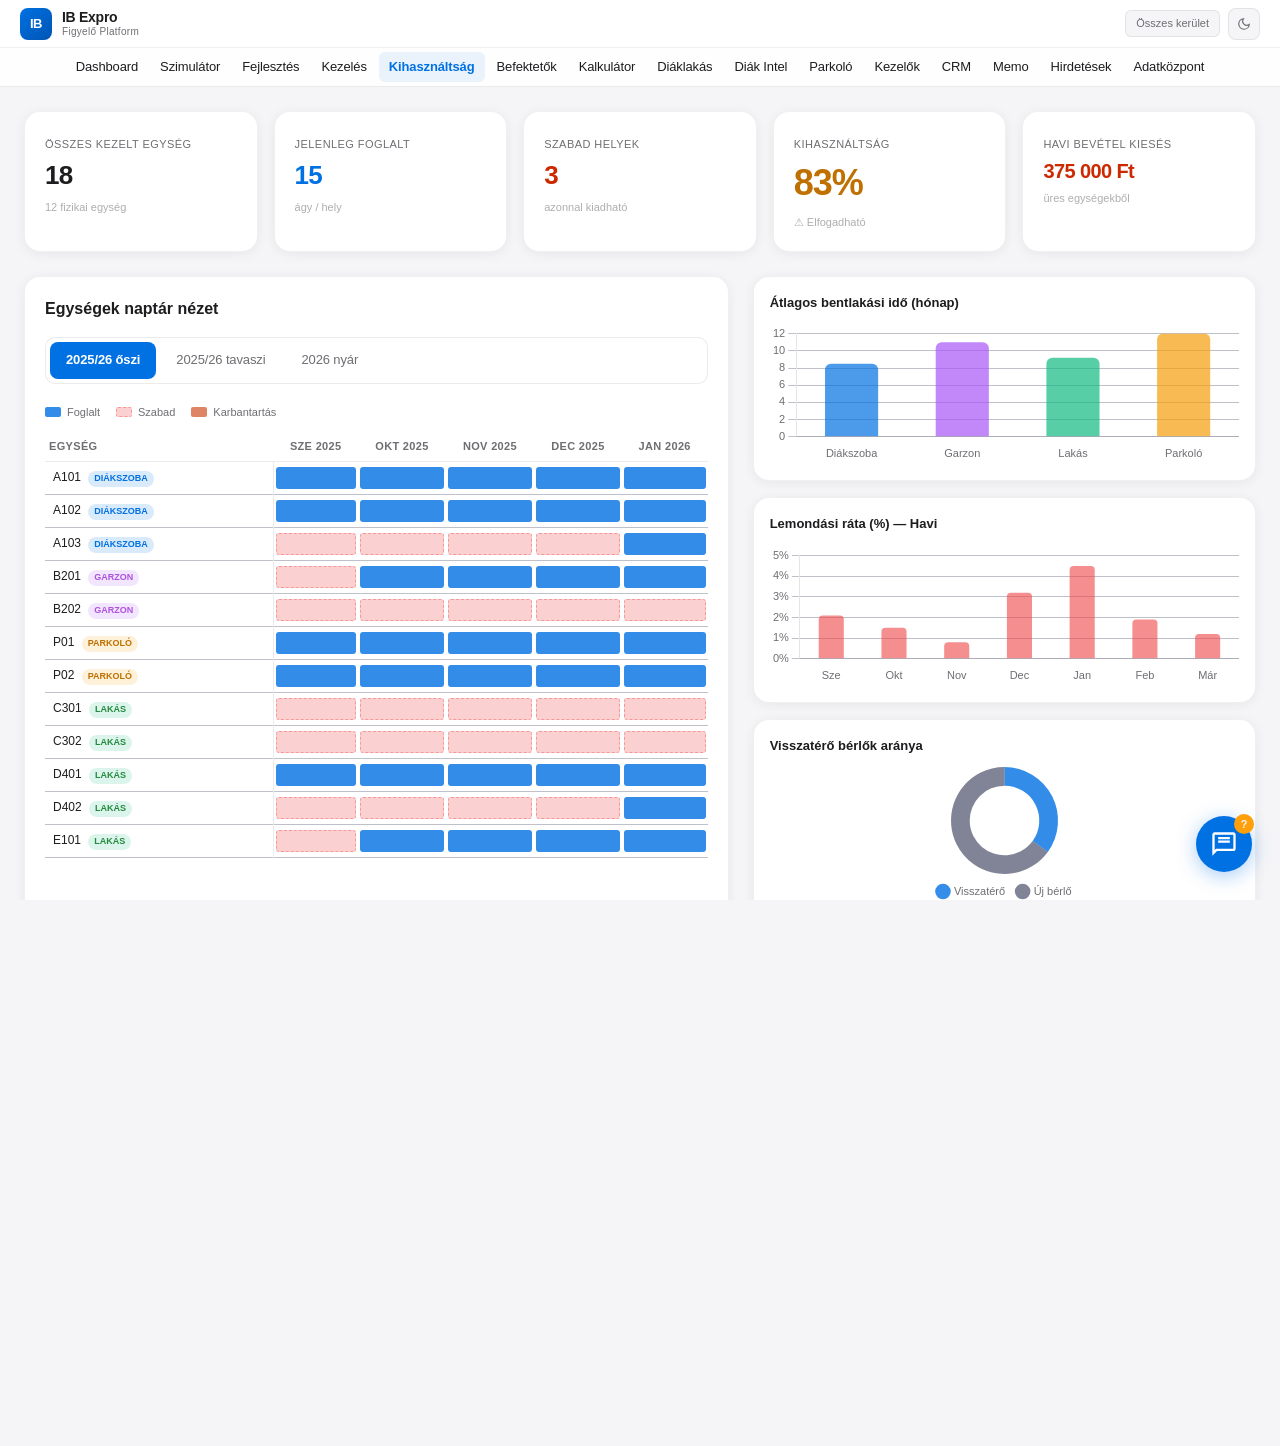
<file: occupancy.html>
<!DOCTYPE html>
<!--
  
  Diáklakás Kihasználtsági Dashboard — IB Exproconsult
  © 2026
-->
<html lang="hu" data-theme="light">
<head>
<meta charset="UTF-8">
<meta name="viewport" content="width=device-width, initial-scale=1.0">
<title>IB Exproconsult — Kihasználtsági Dashboard</title>
<meta name="description" content="Diáklakás és kollégium kihasználtsági dashboard — IB Exproconsult">
<script src="libs/chart.min.js"></script>
<style>
/* =========================================================
   DESIGN TOKENS
   ========================================================= */
:root {
  --bg: #F5F5F7;
  --surface: #FFFFFF;
  --surface-2: #F5F5F7;
  --surface2: #F5F5F7;
  --surface-3: #E5E5EA;
  --border: rgba(0,0,0,0.08);
  --border-h: rgba(0,0,0,0.14);
  --accent: #0071E3;
  --accent-hover: #0077ED;
  --accent-light: rgba(0,113,227,0.12);
  --primary: #0071E3;
  --primary-h: #0077ED;
  --ib-blue: #0071E3;
  --ib-blue-h: #0077ED;
  --ib-blue-glow: rgba(0,113,227,0.15);
  --gold: #FF9F0A;
  --green: #34C759;
  --red: #FF3B30;
  --orange: #FF9500;
  --purple: #AF52DE;
  --teal: #5AC8FA;
  --cyan: #5AC8FA;
  --success: #34C759;
  --warning: #FF9F0A;
  --danger: #FF3B30;
  --info: #5AC8FA;
  --text: #1D1D1F;
  --text-muted: #6E6E73;
  --text-dim: #AEAEB2;
  --text-faint: #AEAEB2;
  --radius: 10px;
  --radius-sm: 6px;
  --radius-md: 10px;
  --radius-lg: 14px;
  --radius-xl: 18px;
  --shadow: 0 4px 24px rgba(0,0,0,0.4);
  --font: 'Inter', -apple-system, BlinkMacSystemFont, 'Segoe UI', system-ui, sans-serif;
  --text-xs: 10px;
  --text-sm: 12px;
  --text-base: 13px;
  --text-md: 14px;
  --text-lg: 16px;
  --text-xl: 20px;
  --text-2xl: 28px;

      --header-h: 56px;
      --sidebar-w: 340px;
    }

/* RESET */
*, *::before, *::after { box-sizing: border-box; margin: 0; padding: 0; }
html, body { height: 100%; background: var(--bg); color: var(--text); font-family: var(--font); font-size: 14px; line-height: 1.5; overflow-x: hidden; }
a { color: var(--accent); text-decoration: none; }
button { cursor: pointer; border: none; font-family: inherit; }
input, select, textarea { font-family: inherit; }
.tabular { font-variant-numeric: tabular-nums lining-nums; }

/* PAGE */
.page { min-height: 100vh; display: flex; flex-direction: column; }

/* NAV */
.nav {
  background: var(--surface);
  border-bottom: 1px solid var(--border);
  padding: 0 24px;
  height: 56px;
  display: flex;
  align-items: center;
  gap: 16px;
  position: sticky;
  top: 0;
  z-index: 100;
  flex-shrink: 0;
}
.nav-logo { display: flex; align-items: center; gap: 10px; font-weight: 700; font-size: 15px; color: var(--text); }
.nav-logo svg { flex-shrink: 0; }
.nav-back {
  display: flex; align-items: center; gap: 6px; font-size: 13px; color: var(--text-muted);
  padding: 6px 12px; border-radius: 6px; background: var(--surface2);
  border: 1px solid var(--border); transition: all 0.15s;
}
.nav-back:hover { color: var(--text); border-color: var(--accent); }
.nav-spacer { flex: 1; }
.nav-badge {
  font-size: 11px; background: var(--accent-light); color: var(--accent);
  border: 1px solid rgba(0,113,227,0.3); padding: 3px 10px; border-radius: 20px;
  font-weight: 600; letter-spacing: 0.03em;
}

/* MAIN */
.main-content { flex: 1; padding: 24px; max-width: 1440px; margin: 0 auto; width: 100%; }

/* CARD */
.card {
  background: var(--surface); border: 1px solid var(--border); border-radius: var(--radius-lg);
  padding: 20px; box-shadow: var(--shadow);
}

/* KPI ROW */
.kpi-grid {
  display: grid; grid-template-columns: repeat(5, 1fr); gap: 16px; margin-bottom: 24px;
}
.kpi-card {
  background: var(--surface); border: 1px solid var(--border); border-radius: var(--radius);
  padding: 16px 20px;
}
.kpi-label { font-size: 11px; color: var(--text-muted); text-transform: uppercase; letter-spacing: 0.04em; font-weight: 600; margin-bottom: 4px; }
.kpi-value { font-size: 28px; font-weight: 800; font-variant-numeric: tabular-nums; }
.kpi-sub { font-size: 11px; color: var(--text-dim); margin-top: 4px; }

/* TABS */
.tab-bar {
  display: flex; gap: 4px; background: var(--surface); border: 1px solid var(--border);
  border-radius: var(--radius); padding: 4px; margin-bottom: 20px; overflow-x: auto;
}
.tab-btn {
  padding: 8px 18px; border-radius: 8px; font-size: 13px; font-weight: 600;
  background: transparent; color: var(--text-muted); white-space: nowrap; transition: all 0.15s;
}
.tab-btn:hover { color: var(--text); background: var(--surface2); }
.tab-btn.active { background: var(--accent); color: #fff; }

/* LAYOUT 2 COL */
.layout-2col {
  display: grid; grid-template-columns: 1.4fr 1fr; gap: 24px; margin-bottom: 24px;
}

/* CALENDAR */
.calendar-container { overflow-x: auto; }
.calendar-table { width: 100%; border-collapse: collapse; font-size: 12px; }
.calendar-table th {
  text-align: center; padding: 6px 4px; color: var(--text-muted); font-weight: 600;
  border-bottom: 1px solid var(--border); font-size: 11px; text-transform: uppercase;
  letter-spacing: 0.03em; white-space: nowrap;
}
.calendar-table th:first-child { text-align: left; min-width: 160px; }
.calendar-table td { padding: 4px 2px; vertical-align: middle; }
.calendar-table td:first-child {
  text-align: left; padding: 6px 8px; font-size: 12px; font-weight: 500;
  white-space: nowrap; border-right: 1px solid var(--border);
}
.calendar-table tbody tr { border-bottom: 1px solid rgba(45,50,80,0.3); }
.calendar-table tbody tr:hover { background: rgba(0,113,227,0.04); }

.status-block {
  display: block; width: 100%; height: 22px; border-radius: 3px;
  margin: 1px 0;
}
.status-occupied { background: var(--accent); opacity: 0.8; }
.status-free { background: rgba(239,68,68,0.25); border: 1px dashed rgba(239,68,68,0.4); }
.status-maintenance { background: var(--orange); opacity: 0.6; }

.unit-type-badge {
  display: inline-block; font-size: 9px; padding: 1px 6px; border-radius: 8px;
  font-weight: 600; margin-left: 4px; text-transform: uppercase;
}
.type-diak_szoba { background: rgba(0,113,227,0.15); color: var(--accent); }
.type-garzon { background: rgba(168,85,247,0.15); color: var(--purple); }
.type-parkolo { background: rgba(245,158,11,0.15); color: var(--gold); }
.type-lakas { background: rgba(16,185,129,0.15); color: var(--green); }

/* LEGEND */
.legend { display: flex; gap: 16px; margin-bottom: 12px; flex-wrap: wrap; }
.legend-item { display: flex; align-items: center; gap: 6px; font-size: 11px; color: var(--text-muted); }
.legend-color { width: 16px; height: 10px; border-radius: 2px; }

/* ANALYTICS */
.analytics-grid { display: flex; flex-direction: column; gap: 16px; }
.chart-card { padding: 16px; }
.chart-title { font-size: 13px; font-weight: 600; margin-bottom: 12px; color: var(--text); }
.chart-wrap { position: relative; height: 180px; }
.chart-wrap-sm { height: 140px; }
.chart-wrap canvas { width: 100% !important; height: 100% !important; }

/* BUTTONS */
.btn {
  display: inline-flex; align-items: center; gap: 6px; padding: 8px 16px;
  border-radius: 8px; font-size: 13px; font-weight: 600; transition: all 0.15s;
}
.btn-primary { background: var(--accent); color: #fff; }
.btn-primary:hover { background: var(--accent-hover); }
.btn-outline {
  background: transparent; color: var(--text-muted); border: 1px solid var(--border);
}
.btn-outline:hover { color: var(--text); border-color: var(--accent); }

/* ACTIONS PANEL */
.actions-panel {
  display: grid; grid-template-columns: repeat(3, 1fr); gap: 16px; margin-bottom: 24px;
}
.action-card {
  background: var(--surface); border: 1px solid var(--border); border-radius: var(--radius-lg);
  padding: 20px; text-align: center; cursor: pointer; transition: all 0.2s;
}
.action-card:hover { border-color: var(--accent); transform: translateY(-2px); box-shadow: var(--shadow); }
.action-icon { font-size: 28px; margin-bottom: 8px; }
.action-title { font-size: 14px; font-weight: 700; margin-bottom: 4px; }
.action-desc { font-size: 12px; color: var(--text-muted); }

/* FOOTER */
.footer {
  text-align: center; padding: 20px; border-top: 1px solid var(--border);
  font-size: 12px; color: var(--text-dim); margin-top: auto;
}
.footer a { color: var(--text-muted); }
.footer a:hover { color: var(--accent); }

/* TOAST */
.toast {
  position: fixed; bottom: 24px; right: 24px; background: var(--green); color: #fff;
  padding: 12px 20px; border-radius: 10px; font-size: 13px; font-weight: 600;
  box-shadow: var(--shadow); transform: translateY(100px); opacity: 0;
  transition: all 0.3s ease; z-index: 9999;
}
.toast.show { transform: translateY(0); opacity: 1; }

/* RESPONSIVE */
@media (max-width: 1024px) {
  .kpi-grid { grid-template-columns: repeat(3, 1fr); }
  .layout-2col { grid-template-columns: 1fr; }
  .actions-panel { grid-template-columns: 1fr; }
}
@media (max-width: 600px) {
  .kpi-grid { grid-template-columns: repeat(2, 1fr); }
  .main-content { padding: 16px; }
  .nav { padding: 0 12px; }
}

/* ── Dark mode ──────────────────────────────────────────── */
[data-theme="dark"] {
  --bg: #1C1C1E;
  --surface: #2C2C2E;
  --surface-2: #3A3A3C;
  --surface-3: #48484A;
  --border: rgba(255,255,255,0.10);
  --text: #F5F5F7;
  --text-muted: #AEAEB2;
  --text-dim: #636366;
  --text-faint: #48484A;
  --accent: #0A84FF;
  --primary: #0A84FF;
  --primary-h: #409CFF;
  --shadow: 0 4px 24px rgba(0,0,0,0.6);
}

/* ── Kétszintes nav ── */
.ib-header-wrap { position:sticky; top:0; z-index:200; }
.ib-header-top {
  display:flex; align-items:center; justify-content:space-between;
  padding:0 20px; height:48px;
  background:rgba(255,255,255,0.92);
  border-bottom:1px solid rgba(0,0,0,0.06);
  backdrop-filter:blur(12px); -webkit-backdrop-filter:blur(12px);
}
.ib-header-nav {
  display:flex; align-items:center; justify-content:center;
  flex-wrap:wrap; gap:2px;
  padding:4px 16px;
  background:rgba(255,255,255,0.85);
  border-bottom:1px solid rgba(0,0,0,0.08);
  backdrop-filter:blur(12px); -webkit-backdrop-filter:blur(12px);
}
[data-theme="dark"] .ib-header-top,
[data-theme="dark"] .ib-header-nav {
  background:rgba(28,28,30,0.92);
  border-color:rgba(255,255,255,0.08);
}

</style>
<link rel="stylesheet" href="libs/ib-design-system.css">
</head>
<body>
<div class="page">
  <div class="ib-header-wrap">
  <div class="ib-header-top">
    <div style="display:flex;align-items:center;gap:10px;flex-shrink:0;">
      <div style="width:32px;height:32px;border-radius:8px;background:linear-gradient(135deg,#0071E3,#0055B3);display:flex;align-items:center;justify-content:center;font-size:13px;font-weight:800;color:#fff;letter-spacing:-0.5px;flex-shrink:0;">IB</div>
      <div>
        <div style="font-size:14px;font-weight:700;color:#1D1D1F;letter-spacing:-0.02em;line-height:1.2;">IB Expro</div>
        <div style="font-size:10px;color:#6E6E73;letter-spacing:0.03em;line-height:1.2;">Figyelő Platform</div>
      </div>
    </div>
    <div style="display:flex;align-items:center;gap:8px;flex-shrink:0;">
<div style="display:flex;align-items:center;gap:8px;flex-shrink:0;">
    <span id="selected-district-badge" style="font-size:11px;color:#6E6E73;font-weight:500;padding:4px 10px;background:#F5F5F7;border-radius:6px;border:1px solid rgba(0,0,0,0.08);white-space:nowrap;">Összes kerület</span>
    <button style="width:32px;height:32px;border-radius:8px;background:#F5F5F7;border:1px solid rgba(0,0,0,0.08);color:#6E6E73;display:flex;align-items:center;justify-content:center;cursor:pointer;transition:all 0.15s;" data-theme-toggle aria-label="Téma váltás" onmouseover="this.style.borderColor='#0071E3';this.style.color='#0071E3'" onmouseout="this.style.borderColor='rgba(0,0,0,0.08)';this.style.color='#6E6E73'">
      <svg width="14" height="14" viewBox="0 0 24 24" fill="none" stroke="currentColor" stroke-width="2"><path d="M21 12.79A9 9 0 1 1 11.21 3 7 7 0 0 0 21 12.79z"/></svg>
    </button>
  </div>
    </div>
  </div>
  <nav class="ib-header-nav" id="main-nav">
    <a href="index.html" class="ib-nav-link">Dashboard</a>
    <a href="simulator.html" class="ib-nav-link">Szimulátor</a>
    <a href="development.html" class="ib-nav-link">Fejlesztés</a>
    <a href="property_mgmt.html" class="ib-nav-link">Kezelés</a>
    <a href="occupancy.html" class="ib-nav-link active">Kihasználtság</a>
    <a href="investor.html" class="ib-nav-link">Befektetők</a>
    <a href="investment_calculator.html" class="ib-nav-link">Kalkulátor</a>
    <a href="apartment_converter.html" class="ib-nav-link">Diáklakás</a>
    <a href="student_intel.html" class="ib-nav-link">Diák Intel</a>
    <a href="parking_intel.html" class="ib-nav-link">Parkoló</a>
    <a href="property_managers.html" class="ib-nav-link">Kezelők</a>
    <a href="crm.html" class="ib-nav-link">CRM</a>
    <a href="memo.html" class="ib-nav-link">Memo</a>
    <a href="listings.html" class="ib-nav-link">Hirdetések</a>
    <a href="adatkozpont.html" class="ib-nav-link">Adatközpont</a>
  </nav>
</div>

  <div class="main-content">
    <!-- KPI ROW -->
    <div class="kpi-grid" id="kpiGrid"></div>

    <!-- 2 COL LAYOUT -->
    <div class="layout-2col">
      <!-- LEFT: Calendar -->
      <div class="card">
        <div style="display:flex; justify-content:space-between; align-items:center; margin-bottom:16px;">
          <h2 style="font-size:16px; font-weight:700;">Egységek naptár nézet</h2>
        </div>
        <div class="tab-bar" id="semesterTabs">
          <button class="tab-btn active" data-semester="fall">2025/26 őszi</button>
          <button class="tab-btn" data-semester="spring">2025/26 tavaszi</button>
          <button class="tab-btn" data-semester="summer">2026 nyár</button>
        </div>
        <div class="legend">
          <div class="legend-item"><span class="legend-color" style="background:var(--accent);opacity:.8;"></span> Foglalt</div>
          <div class="legend-item"><span class="legend-color" style="background:rgba(239,68,68,0.25);border:1px dashed rgba(239,68,68,0.4);"></span> Szabad</div>
          <div class="legend-item"><span class="legend-color" style="background:var(--orange);opacity:.6;"></span> Karbantartás</div>
        </div>
        <div class="calendar-container" id="calendarContainer"></div>
      </div>

      <!-- RIGHT: Analytics -->
      <div class="analytics-grid">
        <div class="card chart-card">
          <div class="chart-title">Átlagos bentlakási idő (hónap)</div>
          <div class="chart-wrap chart-wrap-sm"><canvas id="chartStayDuration"></canvas></div>
        </div>
        <div class="card chart-card">
          <div class="chart-title">Lemondási ráta (%) — Havi</div>
          <div class="chart-wrap chart-wrap-sm"><canvas id="chartCancellation"></canvas></div>
        </div>
        <div class="card chart-card">
          <div class="chart-title">Visszatérő bérlők aránya</div>
          <div class="chart-wrap chart-wrap-sm"><canvas id="chartReturning"></canvas></div>
        </div>
        <div class="card chart-card">
          <div class="chart-title">Bevétel / egység (eFt/hó)</div>
          <div class="chart-wrap chart-wrap-sm"><canvas id="chartRevenuePerUnit"></canvas></div>
        </div>
      </div>
    </div>

    <!-- ACTIONS -->
    <h3 style="font-size:15px; font-weight:700; margin-bottom:12px;">Gyors műveletek</h3>
    <div class="actions-panel">
      <a href="listings.html" class="action-card" style="color:inherit;">
        <div class="action-icon">📢</div>
        <div class="action-title">Hirdetés feladása az üres egységekre</div>
        <div class="action-desc">Automatikus hirdetés-összekapcsoló</div>
      </a>
      <div class="action-card" onclick="openSimulator()">
        <div class="action-icon">📈</div>
        <div class="action-title">Bevétel optimalizálás</div>
        <div class="action-desc">Szimulátorban tesztelhető szcenáriók</div>
      </div>
      <a href="crm.html" class="action-card" style="color:inherit;">
        <div class="action-icon">👥</div>
        <div class="action-title">CRM megnyitása</div>
        <div class="action-desc">Bérlők és szerződések kezelése</div>
      </a>
    </div>
  </div>

  <!-- FOOTER -->
  <footer class="footer">
    © 2026 IB Exproconsult Kft. · 
  </footer>
</div>

<!-- TOAST -->
<div class="toast" id="toast"></div>

<script>
// =========================================================
// DATA
// =========================================================
const UNITS = [
  { id: "A101", name: "A épület 101 szoba", type: "diak_szoba", capacity: 2, rent: 95000, bookings: [{start:"2025-09-01",end:"2026-01-31",tenant:"Zhang Wei"},{start:"2026-02-15",end:"2026-06-30",tenant:"Anna K."}] },
  { id: "A102", name: "A épület 102 szoba", type: "diak_szoba", capacity: 2, rent: 95000, bookings: [{start:"2025-09-01",end:"2026-06-30",tenant:"Marcos Silva"}] },
  { id: "A103", name: "A épület 103 szoba", type: "diak_szoba", capacity: 1, rent: 140000, bookings: [{start:"2026-01-15",end:"2026-07-15",tenant:"Anna Müller"}] },
  { id: "B201", name: "B épület 201 (garzon)", type: "garzon", capacity: 1, rent: 165000, bookings: [{start:"2025-10-01",end:"2026-09-30",tenant:"Kovács Péter"}] },
  { id: "B202", name: "B épület 202 (garzon)", type: "garzon", capacity: 1, rent: 160000, bookings: [] },
  { id: "P01",  name: "Parkoló #1", type: "parkolo", capacity: 1, rent: 25000, bookings: [{start:"2025-03-01",end:"2026-02-28",tenant:"Tóth Andrea"}] },
  { id: "P02",  name: "Parkoló #2", type: "parkolo", capacity: 1, rent: 22000, bookings: [{start:"2025-09-01",end:"2026-08-31",tenant:"Nagy Gábor"}] },
  { id: "C301", name: "C épület 301 (1 szobás)", type: "lakas", capacity: 1, rent: 185000, bookings: [{start:"2026-03-01",end:"2026-08-31",tenant:"Papp László"}] },
  { id: "C302", name: "C épület 302 (1 szobás)", type: "lakas", capacity: 1, rent: 190000, bookings: [] },
  { id: "D401", name: "D épület 401 (2 szobás)", type: "lakas", capacity: 2, rent: 260000, bookings: [{start:"2025-09-01",end:"2026-08-31",tenant:"Szabó Eszter"}] },
  { id: "D402", name: "D épület 402 (2 szobás)", type: "lakas", capacity: 2, rent: 255000, bookings: [{start:"2026-01-01",end:"2026-12-31",tenant:"Varga Balázs"}] },
  { id: "E101", name: "E épület 101 (3 szobás)", type: "lakas", capacity: 3, rent: 380000, bookings: [{start:"2025-10-01",end:"2026-09-30",tenant:"Horváth Cs."}] }
];

const TYPE_LABELS = { diak_szoba: "Diákszoba", garzon: "Garzon", parkolo: "Parkoló", lakas: "Lakás" };

const SEMESTERS = {
  fall:   { label: "2025/26 őszi",   months: [{y:2025,m:9},{y:2025,m:10},{y:2025,m:11},{y:2025,m:12},{y:2026,m:1}] },
  spring: { label: "2025/26 tavaszi", months: [{y:2026,m:2},{y:2026,m:3},{y:2026,m:4},{y:2026,m:5},{y:2026,m:6}] },
  summer: { label: "2026 nyár",       months: [{y:2026,m:7},{y:2026,m:8}] }
};

const MONTH_NAMES = ["","Jan","Feb","Már","Ápr","Máj","Jún","Júl","Aug","Sze","Okt","Nov","Dec"];

// =========================================================
// HELPERS
// =========================================================
function isOccupied(unit, year, month) {
  const mStart = new Date(year, month - 1, 1);
  const mEnd = new Date(year, month, 0);
  return unit.bookings.some(b => {
    const bs = new Date(b.start);
    const be = new Date(b.end);
    return bs <= mEnd && be >= mStart;
  });
}

function getTenantForMonth(unit, year, month) {
  const mStart = new Date(year, month - 1, 1);
  const mEnd = new Date(year, month, 0);
  const b = unit.bookings.find(b => {
    const bs = new Date(b.start);
    const be = new Date(b.end);
    return bs <= mEnd && be >= mStart;
  });
  return b ? b.tenant : null;
}

const TODAY = new Date(2026, 2, 14);

function computeKPIs() {
  const totalCapacity = UNITS.reduce((s, u) => s + u.capacity, 0);
  let occupied = 0;
  let lostRevenue = 0;
  const currentY = TODAY.getFullYear();
  const currentM = TODAY.getMonth() + 1;

  UNITS.forEach(u => {
    if (isOccupied(u, currentY, currentM)) {
      occupied += u.capacity;
    } else {
      lostRevenue += u.rent;
    }
  });

  const free = totalCapacity - occupied;
  const pct = totalCapacity > 0 ? Math.round((occupied / totalCapacity) * 100) : 0;

  return { totalCapacity, occupied, free, pct, lostRevenue };
}

function formatHuf(n) {
  return n.toLocaleString('hu-HU') + ' Ft';
}

// =========================================================
// RENDER KPIs
// =========================================================
function renderKPIs() {
  const k = computeKPIs();
  let pctColor = 'var(--green)';
  if (k.pct < 70) pctColor = 'var(--red)';
  else if (k.pct < 85) pctColor = 'var(--gold)';

  document.getElementById('kpiGrid').innerHTML = `
    <div class="kpi-card">
      <div class="kpi-label">Összes kezelt egység</div>
      <div class="kpi-value tabular">${k.totalCapacity}</div>
      <div class="kpi-sub">${UNITS.length} fizikai egység</div>
    </div>
    <div class="kpi-card">
      <div class="kpi-label">Jelenleg foglalt</div>
      <div class="kpi-value tabular" style="color:var(--accent)">${k.occupied}</div>
      <div class="kpi-sub">ágy / hely</div>
    </div>
    <div class="kpi-card">
      <div class="kpi-label">Szabad helyek</div>
      <div class="kpi-value tabular" style="color:${k.free > 0 ? 'var(--red)' : 'var(--green)'}">${k.free}</div>
      <div class="kpi-sub">azonnal kiadható</div>
    </div>
    <div class="kpi-card">
      <div class="kpi-label">Kihasználtság</div>
      <div class="kpi-value tabular" style="color:${pctColor};font-size:36px;">${k.pct}%</div>
      <div class="kpi-sub">${k.pct >= 85 ? '✓ Kiváló' : k.pct >= 70 ? '⚠ Elfogadható' : '✗ Kritikus'}</div>
    </div>
    <div class="kpi-card">
      <div class="kpi-label">Havi bevétel kiesés</div>
      <div class="kpi-value tabular" style="color:var(--red); font-size:20px;">${formatHuf(k.lostRevenue)}</div>
      <div class="kpi-sub">üres egységekből</div>
    </div>
  `;
}

// =========================================================
// RENDER CALENDAR
// =========================================================
let currentSemester = 'fall';

function renderCalendar() {
  const sem = SEMESTERS[currentSemester];
  const months = sem.months;

  let html = '<table class="calendar-table"><thead><tr><th>Egység</th>';
  months.forEach(m => { html += `<th>${MONTH_NAMES[m.m]} ${m.y}</th>`; });
  html += '</tr></thead><tbody>';

  UNITS.forEach(u => {
    html += `<tr><td>${u.id} <span class="unit-type-badge type-${u.type}">${TYPE_LABELS[u.type]}</span></td>`;
    months.forEach(m => {
      const occ = isOccupied(u, m.y, m.m);
      const tenant = getTenantForMonth(u, m.y, m.m);
      const cls = occ ? 'status-occupied' : 'status-free';
      const title = occ ? (tenant || 'Foglalt') : 'Szabad';
      html += `<td><span class="status-block ${cls}" title="${title}"></span></td>`;
    });
    html += '</tr>';
  });

  html += '</tbody></table>';
  document.getElementById('calendarContainer').innerHTML = html;
}

// Tabs
document.getElementById('semesterTabs').addEventListener('click', e => {
  if (!e.target.classList.contains('tab-btn')) return;
  document.querySelectorAll('#semesterTabs .tab-btn').forEach(b => b.classList.remove('active'));
  e.target.classList.add('active');
  currentSemester = e.target.dataset.semester;
  renderCalendar();
});

// =========================================================
// CHARTS
// =========================================================
const chartDefaults = {
  responsive: true,
  maintainAspectRatio: false,
  plugins: { legend: { display: false } },
};

function initCharts() {
  // 1. Stay Duration bar chart
  new Chart(document.getElementById('chartStayDuration'), {
    type: 'bar',
    data: {
      labels: ['Diákszoba', 'Garzon', 'Lakás', 'Parkoló'],
      datasets: [{
        data: [8.5, 11, 9.2, 12],
        backgroundColor: ['rgba(0,113,227,0.7)', 'rgba(168,85,247,0.7)', 'rgba(16,185,129,0.7)', 'rgba(245,158,11,0.7)'],
        borderRadius: 6,
        barPercentage: 0.6
      }]
    },
    options: {
      ...chartDefaults,
      scales: {
        y: { beginAtZero: true, grid: { color: 'rgba(45,50,80,0.3)' }, ticks: { color: '#6E6E73', font: { size: 11 } } },
        x: { grid: { display: false }, ticks: { color: '#6E6E73', font: { size: 11 } } }
      }
    }
  });

  // 2. Cancellation rate bar chart (monthly)
  new Chart(document.getElementById('chartCancellation'), {
    type: 'bar',
    data: {
      labels: ['Sze','Okt','Nov','Dec','Jan','Feb','Már'],
      datasets: [{
        data: [2.1, 1.5, 0.8, 3.2, 4.5, 1.9, 1.2],
        backgroundColor: 'rgba(239,68,68,0.6)',
        borderRadius: 4,
        barPercentage: 0.5
      }]
    },
    options: {
      ...chartDefaults,
      scales: {
        y: { beginAtZero: true, grid: { color: 'rgba(45,50,80,0.3)' }, ticks: { color: '#6E6E73', font: { size: 11 }, callback: v => v + '%' } },
        x: { grid: { display: false }, ticks: { color: '#6E6E73', font: { size: 11 } } }
      }
    }
  });

  // 3. Returning tenants donut
  new Chart(document.getElementById('chartReturning'), {
    type: 'doughnut',
    data: {
      labels: ['Visszatérő', 'Új bérlő'],
      datasets: [{
        data: [35, 65],
        backgroundColor: ['rgba(0,113,227,0.8)', 'rgba(45,50,80,0.6)'],
        borderWidth: 0
      }]
    },
    options: {
      ...chartDefaults,
      cutout: '65%',
      plugins: {
        legend: { display: true, position: 'bottom', labels: { color: '#6E6E73', font: { size: 11 }, padding: 12, usePointStyle: true } }
      }
    }
  });

  // 4. Revenue per unit
  const unitLabels = UNITS.map(u => u.id);
  const revenueData = UNITS.map(u => {
    const occ = isOccupied(u, 2026, 3);
    return occ ? Math.round(u.rent / 1000) : 0;
  });

  new Chart(document.getElementById('chartRevenuePerUnit'), {
    type: 'bar',
    data: {
      labels: unitLabels,
      datasets: [{
        data: revenueData,
        backgroundColor: revenueData.map(v => v > 0 ? 'rgba(0,113,227,0.7)' : 'rgba(239,68,68,0.3)'),
        borderRadius: 4,
        barPercentage: 0.6
      }]
    },
    options: {
      ...chartDefaults,
      scales: {
        y: { beginAtZero: true, grid: { color: 'rgba(45,50,80,0.3)' }, ticks: { color: '#6E6E73', font: { size: 10 }, callback: v => v + ' eFt' } },
        x: { grid: { display: false }, ticks: { color: '#6E6E73', font: { size: 9 }, maxRotation: 45 } }
      }
    }
  });
}

// =========================================================
// ACTIONS
// =========================================================
function openSimulator() {
  window.location.href = 'simulator.html';
}

function showToast(msg) {
  const t = document.getElementById('toast');
  t.textContent = msg;
  t.classList.add('show');
  setTimeout(() => t.classList.remove('show'), 3000);
}

// =========================================================
// INIT
// =========================================================
renderKPIs();
renderCalendar();
initCharts();
</script>
<!-- IB Assistant Chat Widget -->
<script>
(function(){
/* ── Styles ───────────────────────────────────────────── */
var css = document.createElement('style');
css.textContent = `
@keyframes ibPulse{0%{box-shadow:0 0 0 0 rgba(0,113,227,.55)}70%{box-shadow:0 0 0 18px rgba(0,113,227,0)}100%{box-shadow:0 0 0 0 rgba(0,113,227,0)}}
@keyframes ibDot{0%,80%,100%{transform:scale(0)}40%{transform:scale(1)}}
#ib-chat-btn{position:fixed;bottom:28px;right:28px;z-index:9999;width:56px;height:56px;border-radius:50%;background:#0071E3;border:none;cursor:pointer;display:flex;align-items:center;justify-content:center;box-shadow:0 4px 20px rgba(0,113,227,.45);animation:ibPulse 2s ease-out 3;transition:transform .2s}
#ib-chat-btn:hover{transform:scale(1.08)}
#ib-chat-btn svg{width:28px;height:28px;fill:#fff}
#ib-chat-btn .ib-badge{position:absolute;top:-2px;right:-2px;background:#FF9F0A;color:#F5F5F7;font-size:11px;font-weight:800;width:20px;height:20px;border-radius:50%;display:flex;align-items:center;justify-content:center}
#ib-chat-panel{position:fixed;bottom:96px;right:28px;z-index:9999;width:380px;height:520px;background:#FFFFFF;border:1px solid rgba(0,113,227,.25);border-radius:16px;display:none;flex-direction:column;overflow:hidden;box-shadow:0 12px 48px rgba(0,0,0,.55);font-family:-apple-system,BlinkMacSystemFont,'Segoe UI',Roboto,sans-serif}
#ib-chat-panel.open{display:flex}
.ib-header{background:linear-gradient(135deg,#0071E3 0%,#3a5fcc 100%);padding:16px 18px;display:flex;align-items:center;justify-content:space-between}
.ib-header-left h3{margin:0;font-size:15px;font-weight:700;color:#fff}
.ib-header-left p{margin:2px 0 0;font-size:11px;color:rgba(255,255,255,.7)}
.ib-close{background:none;border:none;color:rgba(255,255,255,.8);font-size:22px;cursor:pointer;padding:0 4px;line-height:1}
.ib-close:hover{color:#fff}
.ib-messages{flex:1;overflow-y:auto;padding:14px;display:flex;flex-direction:column;gap:10px}
.ib-messages::-webkit-scrollbar{width:5px}
.ib-messages::-webkit-scrollbar-thumb{background:#333;border-radius:4px}
.ib-msg{max-width:88%;padding:10px 14px;border-radius:14px;font-size:13px;line-height:1.55;color:#1D1D1F;word-wrap:break-word}
.ib-msg.bot{align-self:flex-start;background:#F5F5F7;border-bottom-left-radius:4px}
.ib-msg.user{align-self:flex-end;background:#0071E3;color:#fff;border-bottom-right-radius:4px}
.ib-msg .ib-ts{display:block;font-size:10px;color:rgba(255,255,255,.35);margin-top:5px}
.ib-msg.bot .ib-ts{color:rgba(255,255,255,.3)}
.ib-chips{display:flex;flex-wrap:wrap;gap:6px;padding:0 14px 10px}
.ib-chip{background:#F5F5F7;border:1px solid rgba(0,113,227,.3);color:#6E6E73;font-size:11px;padding:6px 12px;border-radius:20px;cursor:pointer;transition:all .15s}
.ib-chip:hover{background:#0071E3;color:#fff;border-color:#0071E3}
.ib-typing{align-self:flex-start;display:flex;gap:4px;padding:10px 18px;background:#F5F5F7;border-radius:14px;border-bottom-left-radius:4px}
.ib-typing span{width:7px;height:7px;background:#0071E3;border-radius:50%;animation:ibDot 1.4s infinite ease-in-out both}
.ib-typing span:nth-child(1){animation-delay:-.32s}
.ib-typing span:nth-child(2){animation-delay:-.16s}
.ib-input-bar{display:flex;padding:10px;gap:8px;border-top:1px solid rgba(255,255,255,.07);background:#F5F5F7}
.ib-input-bar input{flex:1;background:#F5F5F7;border:1px solid rgba(255,255,255,.1);border-radius:24px;padding:10px 16px;color:#1D1D1F;font-size:13px;outline:none}
.ib-input-bar input::placeholder{color:#555}
.ib-input-bar input:focus{border-color:#0071E3}
.ib-send{background:#0071E3;border:none;border-radius:50%;width:38px;height:38px;cursor:pointer;display:flex;align-items:center;justify-content:center;transition:background .15s}
.ib-send:hover{background:#3a5fcc}
.ib-send svg{width:18px;height:18px;fill:#fff}
`;
document.head.appendChild(css);

/* ── Knowledge Base ───────────────────────────────────── */
var KB = [
  // Navigation
  {k:['szimulátor','szimulator','simulator','kalkulátor'],a:'A Szimulátor (simulator.html) 18 különböző kalkulátor tabot tartalmaz. A navigációs sávban a „Szimulátor" gombra kattintva éred el. Tartalmaz: ingatlan elemzés, fordított keresés, portfólió, cash-flow, kollégium, parkolóház, adózás, makro szcenáriók, befektetői mérőszámok, bérlői eszközök és még sok más modult.'},
  {k:['land residual','telekérték','telek residual','residual módszer'],a:'A Land Residual (maradékérték) módszer a telek maximális vételárát határozza meg. Képlet: GDV (bruttó fejlesztési érték) – építési költség – soft költségek – finanszírozás – célprofit = maximális telekár. Megtalálod a development.html „📍 F2 · Telekszerzés" tabján.'},
  {k:['pro forma','proforma','pénzügyi terv'],a:'A Pro Forma kalkulátor a fejlesztési projekt teljes pénzügyi modelljét készíti el. Tartalmaz: bevétel-előrejelzés, költségbecslés, hozamszámítás (ROI, IRR, cash-on-cash yield). Megtalálod a development.html „💰 Pro Forma" tabján.'},
  {k:['bérleti díj','albérlet','bérleti','hol vannak a bérleti'],a:'A bérleti díj adatokat több helyen is megtalálod:\n• index.html: interaktív koropletikus térkép kerületenkénti átlagokkal\n• simulator.html: részletes elemzés és összehasonlítás\nAz adatok a rent_detailed.json fájlból származnak, forrásuk a negyzetmeterarak.hu.'},
  {k:['oték','otk','övezeti','övezet','zóna besorolás'],a:'Az OTÉK (Országos Településrendezési és Építési Követelmények) meghatározza az egyes kerületek építési paramétereit: szintterületi mutató (SZM), maximális beépítési arány, emeletszám és parkolási norma. Az OTÉK elemzőt a development.html „🔍 F1 · Piackutatás" tabjában találod.'},
  {k:['due diligence','dd checklist','átvilágítás'],a:'A Due Diligence (átvilágítási) checklist 22 ellenőrzési pontot tartalmaz 4 kategóriában: Jogi (6), Területhasználat (6), Műszaki (6), Pénzügyi (4). A kitöltöttségi állapot automatikusan mentődik. Megtalálod a development.html „📍 F2 · Telekszerzés" tabján.'},
  {k:['mi ez a rendszer','mi ez az oldal','platform','dashboard','mire való'],a:'Ez az IB Exproconsult Budapest Ingatlanelemzési Platform — 12 HTML modulból álló komplex elemző rendszer. Tartalmaz: piaci adatok (index.html), szimulátorok (simulator.html), fejlesztési tracker (development.html), CRM (crm.html), befektetői memo (memo.html), kihasználtsági elemzés, hirdetésfigyelő, diáklakás elemző, ingatlankezelés, parkolóház elemző és lakásátalakító modult.'},

  // Calculators
  {k:['hozam számol','hozamot','hozamszámítás','yield','mekkora a hozam'],a:'Hozamszámításhoz használd a simulator.html „Ingatlan Elemzés" (forward) tabját. Add meg a vételárat, bérleti díjat, költségeket — és azonnal látod a bruttó/nettó hozamot, cap rate-et és cash-on-cash metrikai mutatókat. A fejlesztési hozamhoz a development.html Pro Forma kalkulátorát ajánlom.'},
  {k:['melyik kerület','kerületbe érdemes','hová érdemes','befektetés hol','beruházni','beruház'],a:'A „Fordított Keresés" (simulator.html 2. tab) segít megtalálni a legjobb kerületet. Add meg az elvárásaidat (hozam, büdzsé, típus) és a rendszer rangsorolja a kerületeket. Emellett a „🔍 F1 · Piackutatás" tab (development.html) piaci rés elemzőjében látod az összes kerület bruttó hozamát összehasonlítva.'},
  {k:['jelzálog','hitel','mortgage','törlesztő','hitelkalkul'],a:'A Hitelkalkulátor a simulator.html-ben található. Megadhatod a hitelt összeget, futamidőt, kamatot és a kalkulátor kiszámolja a havi törlesztőt, teljes visszafizetést és a hitel költségét. A „Cash-flow Előrejelzés" tabbal kombinálva láthatod a hitel hatását a pénzáramlásra.'},
  {k:['adó','áfa','szja','adózás','illeték','tax'],a:'Adózási kalkulátort két helyen is találsz:\n• simulator.html „Adózás" tab: SZJA, szocho, önkormányzati adó, áfa kalkulátor befektetők számára\n• development.html F7 tab: fejlesztési projekt adózási elemzés\nMindkettő tartalmazza a hatályos magyar adókulcsokat.'},
  {k:['exit','eladás','mikor adjam el','exit stratégia','kiszállás'],a:'Az Exit Stratégia kalkulátort a development.html-ben találod. Segít eldönteni a legjobb kiszállási időpontot a projekt hozam görbéje alapján. Figyelembe veszi a piaci ciklusokat, SZJA kedvezményeket (5 év tartás után) és az alternatív költséget.'},
  {k:['cash flow','pénzáramlás','cashflow','cf előrejelzés'],a:'A Cash-flow Előrejelzés a simulator.html-ben található. 10 éves előrejelzést készít havi bontásban: bérleti bevétel, üzemeltetési költségek, hiteltörlesztés, adók, nettó pénzáramlás. Grafikonon is megjeleníti a trendeket.'},

  // Data
  {k:['vásárlási ár','eladási ár','purchase','ingatlanárak','négyzetméterár'],a:'A vásárlási árak adatait a purchase_prices.json fájl tartalmazza kerületenkénti bontásban. Az index.html főoldalon interaktív térképen és táblázatban is megtekintheted. A simulator.html-ben részletes szűrési és összehasonlítási lehetőségek vannak.'},
  {k:['kollégium','diák','student','diáklakás','kollégiumi'],a:'A diáklakás/kollégium elemzést két modulban találod:\n• student_intel.html: Egyetemek körüli kereslet-elemzés, hallgatói statisztikák\n• apartment_converter.html: Lakás → diákszálló átalakítási kalkulátor\nA simulator.html „Kollégium" tabja is tartalmaz releváns kalkulátorokat.'},
  {k:['parkoló','parking','parkolóház','garázs'],a:'A parkolóház elemzést a parking_intel.html modulban találod. Tartalmaz: kerületenkénti parkolóhely kereslet, árszintek, fejlesztési potenciál, ROI kalkulátor. A simulator.html „Parkolóház" tabja is tartalmaz parkolóház-specifikus kalkulátort.'},
  {k:['engedély','építési engedély','engedélyezés','hatóság','permitting'],a:'Az építési engedélyezés nyomon követését a development.html „F4 · Engedélyezés" tabján találod. Tartalmazza a teljes engedélyezési folyamatot, határidőket, szükséges dokumentumokat és a hatósági eljárás lépéseit.'},
  {k:['közmű','elmű','víz','gáz','csatorna','kapacitás','közműkapacitás'],a:'A közmű kapacitás ellenőrzést a development.html-ben találod (Közmű Kapacitás tab). Segít felmérni a villamos (ELMŰ-ÉMÁSZ), gáz, víz és csatornahálózat kapacitását a tervezett fejlesztéshez. Fontos a land due diligence részeként!'},
  {k:['telek','telekár','telek ár','telekszim','telekszerzés'],a:'Telekkel kapcsolatos elemzések:\n• simulator.html „Telek Szimulátor" tab: telekérték és fejlesztési potenciál\n• development.html „📍 F2 · Telekszerzés": Land Residual módszer, telekár benchmark 23 kerületre, Due Diligence checklist'},

  // Business lines
  {k:['ingatlankezelés','property management','kezelés','üzemeltetés','propertymanagement'],a:'Az Ingatlankezelés modult a property_mgmt.html oldalon találod. Tartalmaz: bérlői nyilvántartás, karbantartási naptár, pénzügyi kimutatások, tulajdonosi riportok, automatikus figyelmeztetések lejáró szerződésekre.'},
  {k:['fejlesztés','development','projekt tracker','fejlesztési projekt'],a:'A Fejlesztési Projekt Tracker (development.html) a teljes ingatlanfejlesztési folyamatot lefedi 8+ fázisban: Piackutatás (F1), Telekszerzés (F2), Tervezés (F3), Engedélyezés (F4), Kivitelezés, Közmű, Adózás, Exit stratégia. Minden fázishoz kalkulátor és checklist tartozik.'},

  // General
  {k:['frissítés','update','mikor frissül','adat frissítés','frissülnek az adatok'],a:'Az adatok félévente frissülnek: szeptember 15. és március 15. Az aktuális adatok a legutóbbi frissítési ciklusból származnak. A bérleti díjak és vásárlási árak a negyzetmeterarak.hu, ingatlan.com és KSH forrásokból származnak.'},
  {k:['crm','bérlő kezelés','ügyfél','bérlői crm'],a:'A bérlői CRM rendszert a crm.html oldalon találod. Funkciók: bérlői adatbázis, szerződés kezelés, fizetési nyomon követés, kommunikációs napló, automatikus emlékeztetők, bérlő értékelés.'},
  {k:['export','csv','letöltés','mentés'],a:'Szinte minden oldalon elérhető CSV export funkció. A táblázatok felett vagy mellett keresd az „Export" vagy „CSV" gombot. A teljes adatkészlet letölthető további elemzéshez Excelben vagy más eszközben.'},
  {k:['memo','befektetői memo','investor memo'],a:'A Befektetői Memo generátort a memo.html oldalon találod. Automatikusan összeállít egy professzionális befektetői prezentációt a projekt adataiból: piaci összefoglaló, pénzügyi mutatók, kockázatelemzés, exit stratégia.'},
  {k:['listing','hirdetés','hirdetésfigyelő'],a:'A Hirdetésfigyelő modult a listings.html oldalon találod. Valós idejű hirdetés adatokat gyűjt és elemez: árszint monitoring, piacra kerülési idő, ár/m² összehasonlítás kerületenként.'},
  {k:['kihasználtság','occupancy','üresedés','vacancy'],a:'A Kihasználtsági Elemzést az occupancy.html oldalon találod. Nyomon követi a bérleti kihasználtságot, üresedési rátákat, szezonális trendeket és segít optimalizálni a bérleti stratégiát.'},
  {k:['lakásátalakító','converter','átalakítás','apartment converter'],a:'A Lakásátalakító kalkulátort az apartment_converter.html oldalon találod. Kiszámolja a lakás → diákszálló/airbnb átalakítás költségeit, megtérülését és a szükséges engedélyeket.'},
  {k:['portfólió','portfolio'],a:'A Portfólió Elemző a simulator.html-ben található. Lehetővé teszi több ingatlanból álló portfólió összesített elemzését: diverzifikáció, kockázat, összesített hozam, értékváltozás tracking.'},
  {k:['makro','gdp','infláció','kamat','gazdaság','makrogazdaság','szcenárió'],a:'A Makro Szcenáriók modult a simulator.html-ben találod. Három szcenáriót modellez (optimista, bázis, pesszimista) a magyar makrogazdasági mutatók alapján: GDP, infláció, jegybanki alapkamat, munkanélküliség, és ezek hatása az ingatlanpiacra.'},
  {k:['rezsi','közös költség','villany','fűtés','üzemeltetési költség','utility'],a:'A Rezsi Benchmark-ot a simulator.html „🏠 Bérlői & Vásárlói eszközök" tabjában találod (Rezsi Benchmark al-tab). 23 kerület rezsiadatait tartalmazza: villany, gáz, víz, távfűtés, közös költség — összehasonlítható és szűrhető.'},
  {k:['minőség','neighbourhood','szomszédság','kerület minőség','quality'],a:'A Lakókörnyezet Minőségi Index a simulator.html „🏠 Bérlői & Vásárlói eszközök" tabjában érhető el (Kerületi Minőség al-tab). 6 dimenzióban értékeli a kerületeket: közlekedés, zöldterület, szolgáltatások, biztonság, oktatás, egészségügy.'},
  {k:['rent vs buy','bérlés vagy vásárlás','break even','megtérülés','bérelni vagy venni'],a:'A „Bérlés vs. Vásárlás" Break-even kalkulátort a simulator.html „🏠 Bérlői & Vásárlói eszközök" tabjában találod. Kiszámolja, hány év után térül meg a vásárlás a bérléshez képest, figyelembe véve: áremelkedés, bérleti díj növekedés, hitelköltség, alternatív befektetési hozam.'},
  {k:['segítség','help','hogyan','útmutató','használat'],a:'Üdvözöllek! A rendszer 12 modulból áll:\n1. Főoldal (index.html) — piaci áttekintés\n2. Szimulátor — 18 kalkulátor\n3. Fejlesztés — projekt tracker\n4. CRM — bérlő kezelés\n5. Befektetői oldal — investor tools\n6. Memo — befektetői memo\n7. Kihasználtság — occupancy\n8. Hirdetések — listings\n9. Diáklakás — student intel\n10. Ingatlankezelés — property mgmt\n11. Parkoló — parking intel\n12. Átalakító — converter\nKérdezz bátran bármelyikről!'}
];

function getAssistantResponse(q) {
  var ql = q.toLowerCase().replace(/[?!.,]/g, '');
  var best = null, bestScore = 0;
  for (var i = 0; i < KB.length; i++) {
    var score = 0;
    for (var j = 0; j < KB[i].k.length; j++) {
      if (ql.indexOf(KB[i].k[j]) !== -1) {
        score += KB[i].k[j].length;
      }
    }
    if (score > bestScore) { bestScore = score; best = KB[i]; }
  }
  if (best) return best.a;
  // Fallback — try to suggest relevant pages
  var suggestions = [];
  if (/kerület|district/.test(ql)) suggestions.push('index.html (piaci áttekintés)', 'simulator.html (fordított keresés)');
  if (/pénz|cost|ár|price/.test(ql)) suggestions.push('simulator.html (kalkulátorok)', 'development.html (pro forma)');
  if (/bérl|rent/.test(ql)) suggestions.push('index.html (bérleti térkép)', 'crm.html (bérlő kezelés)');
  if (/fejleszt|build|épít/.test(ql)) suggestions.push('development.html (fejlesztési tracker)');
  if (suggestions.length > 0) {
    return 'Ezt a kérdést nem találom az adatbázisomban, de lehet, hogy ezeken az oldalakon megtalálod, amit keresel:\n• ' + suggestions.join('\n• ') + '\nPróbáld pontosítani a kérdést!';
  }
  return 'Ezt a kérdést nem találom az adatbázisomban. Próbáld pontosítani, vagy kérdezz rá a következő témákra: szimulátor, bérleti díjak, hozamszámítás, adózás, fejlesztés, OTÉK, due diligence, CRM, parkoló, kollégium, ingatlankezelés.';
}

/* ── Build DOM ────────────────────────────────────────── */
// Floating button
var btn = document.createElement('button');
btn.id = 'ib-chat-btn';
btn.setAttribute('aria-label', 'IB Assistant megnyitása');
btn.innerHTML = '<svg viewBox="0 0 24 24"><path d="M20 2H4c-1.1 0-2 .9-2 2v18l4-4h14c1.1 0 2-.9 2-2V4c0-1.1-.9-2-2-2zm0 14H5.2L4 17.2V4h16v12z"/><path d="M7 9h10v2H7zm0-3h10v2H7z"/></svg><span class="ib-badge">?</span>';
document.body.appendChild(btn);

// Chat panel
var panel = document.createElement('div');
panel.id = 'ib-chat-panel';
panel.innerHTML = '<div class="ib-header"><div class="ib-header-left"><h3>IB Assistant</h3><p>Hogyan segíthetek?</p></div><button class="ib-close" aria-label="Bezárás">&times;</button></div><div class="ib-messages" id="ib-msgs"></div><div class="ib-chips" id="ib-chips"></div><div class="ib-input-bar"><input id="ib-input" type="text" placeholder="Kérdezz valamit..." autocomplete="off"/><button class="ib-send" aria-label="Küldés"><svg viewBox="0 0 24 24"><path d="M2.01 21L23 12 2.01 3 2 10l15 2-15 2z"/></svg></button></div>';
document.body.appendChild(panel);

var msgs = document.getElementById('ib-msgs');
var input = document.getElementById('ib-input');
var chips = document.getElementById('ib-chips');
var closeBtn = panel.querySelector('.ib-close');
var sendBtn = panel.querySelector('.ib-send');
var isOpen = false;
var chipsShown = true;

// Init chat history store
if (typeof window._APP_STORE === 'undefined') window._APP_STORE = {};
if (!window._APP_STORE.chatHistory) window._APP_STORE.chatHistory = [];

var SUGGESTED = [
  'Hogyan számolok fejlesztési hozamot?',
  'Melyik kerületbe érdemes beruházni?',
  'Hol találom az adózási kalkulátort?',
  'Mi a Land Residual módszer?',
  'Hogyan működik a közmű kapacitás ellenőrzés?',
  'Mikor frissülnek az adatok?'
];

// Render chips
SUGGESTED.forEach(function(txt) {
  var c = document.createElement('button');
  c.className = 'ib-chip';
  c.textContent = txt;
  c.addEventListener('click', function() { sendMessage(txt); });
  chips.appendChild(c);
});

function ts() {
  var d = new Date();
  return (d.getHours() < 10 ? '0' : '') + d.getHours() + ':' + (d.getMinutes() < 10 ? '0' : '') + d.getMinutes();
}

function addMsg(text, who) {
  var div = document.createElement('div');
  div.className = 'ib-msg ' + who;
  div.innerHTML = text.replace(/\n/g, '<br>') + '<span class="ib-ts">' + ts() + '</span>';
  msgs.appendChild(div);
  msgs.scrollTop = msgs.scrollHeight;
  window._APP_STORE.chatHistory.push({who: who, text: text, time: ts()});
}

function showTyping() {
  var t = document.createElement('div');
  t.className = 'ib-typing';
  t.id = 'ib-typing';
  t.innerHTML = '<span></span><span></span><span></span>';
  msgs.appendChild(t);
  msgs.scrollTop = msgs.scrollHeight;
}

function hideTyping() {
  var t = document.getElementById('ib-typing');
  if (t) t.remove();
}

function sendMessage(text) {
  if (!text || !text.trim()) return;
  addMsg(text.trim(), 'user');
  input.value = '';
  // Hide chips after first user message
  if (chipsShown) { chips.style.display = 'none'; chipsShown = false; }
  // Typing indicator
  showTyping();
  setTimeout(function() {
    hideTyping();
    var answer = getAssistantResponse(text.trim());
    addMsg(answer, 'bot');
  }, 600);
}

// Toggle panel
btn.addEventListener('click', function() {
  isOpen = !isOpen;
  if (isOpen) {
    panel.classList.add('open');
    btn.querySelector('.ib-badge').style.display = 'none';
    input.focus();
    // Restore previous messages
    if (msgs.children.length === 0 && window._APP_STORE.chatHistory.length === 0) {
      addMsg('Üdvözöllek! 👋 Az IB Assistant vagyok. Kérdezz bátran a Budapest Dashboard rendszerről — segítek eligazodni a modulok, kalkulátorok és adatok között.', 'bot');
    }
  } else {
    panel.classList.remove('open');
  }
});

closeBtn.addEventListener('click', function() {
  isOpen = false;
  panel.classList.remove('open');
});

// Send on Enter or click
input.addEventListener('keydown', function(e) { if (e.key === 'Enter') sendMessage(input.value); });
sendBtn.addEventListener('click', function() { sendMessage(input.value); });

})();
</script>
</body>
</html>
</file>
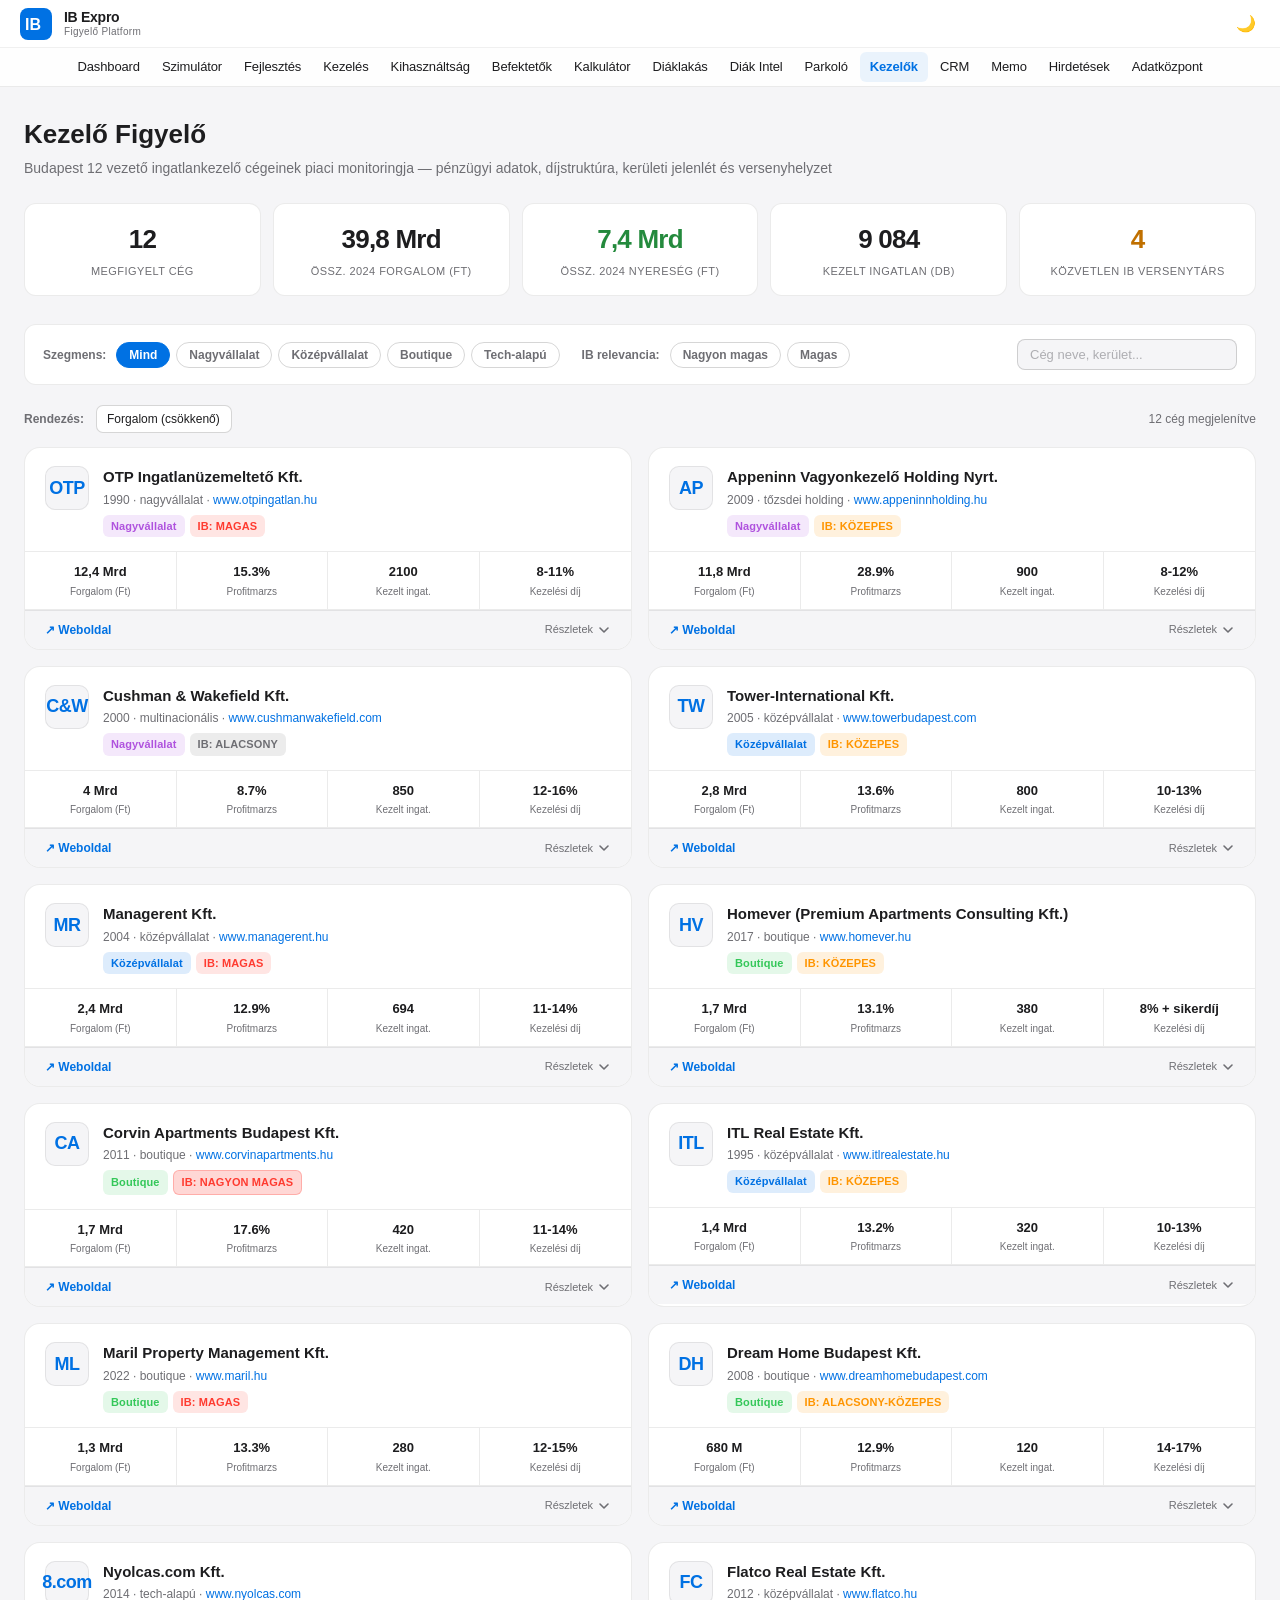
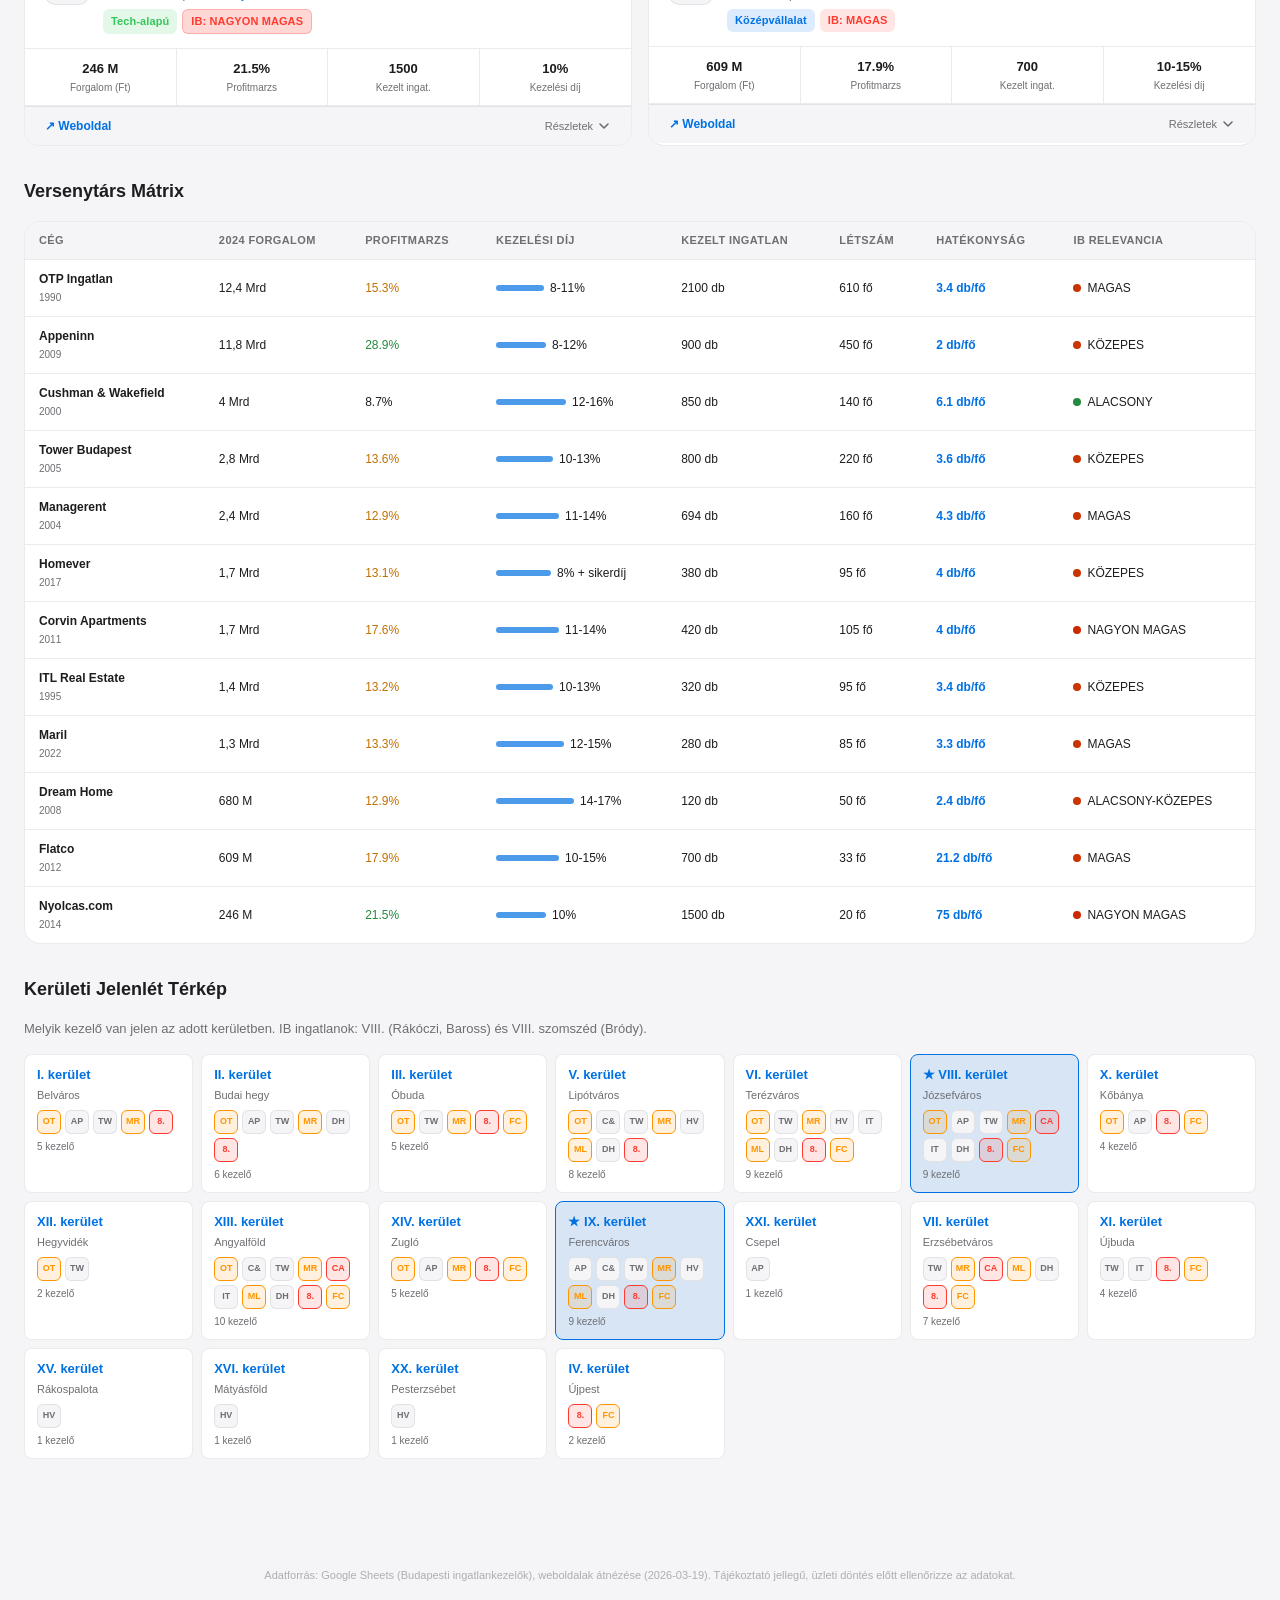
<file: property_managers.html>
<!DOCTYPE html>
<html lang="hu" data-theme="light">
<head>
<meta charset="UTF-8"/>
<meta name="viewport" content="width=device-width, initial-scale=1.0"/>
<title>Kezelő Figyelő — IB Exproconsult</title>
<style>
*,*::before,*::after{box-sizing:border-box;margin:0;padding:0}
:root {
  --bg: #F5F5F7;
  --surface: #FFFFFF;
  --surface-2: #F5F5F7;
  --border: rgba(0,0,0,0.08);
  --border-h: rgba(0,0,0,0.14);
  --accent: #0071E3;
  --accent-hover: #0077ED;
  --accent-light: rgba(0,113,227,0.12);
  --green: #34C759;
  --red: #FF3B30;
  --orange: #FF9500;
  --gold: #FF9F0A;
  --purple: #AF52DE;
  --text: #1D1D1F;
  --text-muted: #6E6E73;
  --text-dim: #AEAEB2;
  --radius: 10px;
  --radius-sm: 6px;
  --radius-md: 10px;
  --radius-lg: 14px;
  --shadow-sm: 0 1px 4px rgba(0,0,0,0.08);
  --shadow: 0 4px 16px rgba(0,0,0,0.10);
}
[data-theme="dark"] {
  --bg: #1C1C1E;
  --surface: #2C2C2E;
  --surface-2: #3A3A3C;
  --border: rgba(255,255,255,0.08);
  --border-h: rgba(255,255,255,0.15);
  --text: #F5F5F7;
  --text-muted: #AEAEB2;
  --text-dim: #636366;
}
body{background:var(--bg);color:var(--text);font-family:-apple-system,BlinkMacSystemFont,'Segoe UI',Roboto,sans-serif;min-height:100vh;line-height:1.5}
a{color:inherit;text-decoration:none}

/* ── Two-row Header ── */
.ib-header-wrap{position:sticky;top:0;z-index:200}
.ib-header-top{display:flex;align-items:center;justify-content:space-between;padding:0 20px;height:48px;background:rgba(255,255,255,0.92);border-bottom:1px solid rgba(0,0,0,0.06);backdrop-filter:blur(12px);-webkit-backdrop-filter:blur(12px)}
.ib-header-nav{display:flex;align-items:center;justify-content:center;flex-wrap:wrap;gap:2px;padding:4px 16px;background:rgba(255,255,255,0.85);border-bottom:1px solid rgba(0,0,0,0.08);backdrop-filter:blur(12px);-webkit-backdrop-filter:blur(12px)}
[data-theme="dark"] .ib-header-top,[data-theme="dark"] .ib-header-nav{background:rgba(28,28,30,0.92)}
.header-title{font-size:14px;font-weight:700;color:var(--text);letter-spacing:-0.02em;line-height:1.2}
.header-subtitle{font-size:10px;color:var(--text-muted);letter-spacing:0.03em;line-height:1.2}
.btn{display:inline-flex;align-items:center;gap:6px;padding:7px 14px;border-radius:8px;font-size:13px;font-weight:600;border:none;cursor:pointer;transition:all .18s}
.btn-primary{background:var(--accent);color:#fff}
.btn-primary:hover{background:var(--accent-hover)}
.btn-outline{background:transparent;border:1.5px solid var(--border-h);color:var(--text-muted)}
.btn-outline:hover{border-color:var(--accent);color:var(--accent)}
.ib-nav-link{display:inline-block;padding:6px 12px;font-size:12px;font-weight:500;color:var(--text-muted);border-radius:6px;white-space:nowrap;transition:all .18s}
.ib-nav-link:hover{color:var(--accent);background:var(--accent-light)}
.ib-nav-link.active{color:#fff;background:var(--accent)}

/* ── Main ── */
.main{max-width:1440px;margin:0 auto;padding:28px 24px 80px}
.page-title{font-size:26px;font-weight:800;color:var(--text);margin-bottom:4px}
.page-subtitle{font-size:14px;color:var(--text-muted);margin-bottom:24px}

/* ── KPI Row ── */
.kpi-row{display:grid;grid-template-columns:repeat(5,1fr);gap:12px;margin-bottom:28px}
@media(max-width:900px){.kpi-row{grid-template-columns:repeat(3,1fr)}}
@media(max-width:600px){.kpi-row{grid-template-columns:repeat(2,1fr)}}
.kpi{background:var(--surface);border:1px solid var(--border);border-radius:var(--radius-md);padding:16px 18px;text-align:center}
.kpi-value{font-size:22px;font-weight:800;color:var(--accent)}
.kpi-label{font-size:11px;color:var(--text-muted);margin-top:3px}
.kpi.green .kpi-value{color:var(--green)}
.kpi.gold .kpi-value{color:var(--gold)}
.kpi.red .kpi-value{color:var(--red)}

/* ── Filter Bar ── */
.filter-bar{display:flex;align-items:center;gap:10px;flex-wrap:wrap;margin-bottom:20px;padding:14px 18px;background:var(--surface);border:1px solid var(--border);border-radius:var(--radius-md)}
.filter-label{font-size:12px;font-weight:600;color:var(--text-muted);white-space:nowrap}
.filter-chips{display:flex;gap:6px;flex-wrap:wrap}
.chip{padding:5px 12px;border-radius:20px;font-size:12px;font-weight:600;border:1.5px solid var(--border-h);background:transparent;color:var(--text-muted);cursor:pointer;transition:all .15s}
.chip:hover{border-color:var(--accent);color:var(--accent)}
.chip.active{background:var(--accent);border-color:var(--accent);color:#fff}
.search-input{margin-left:auto;padding:7px 12px;border:1.5px solid var(--border-h);border-radius:8px;background:var(--surface-2);color:var(--text);font-size:13px;outline:none;width:220px;transition:border-color .18s}
.search-input:focus{border-color:var(--accent)}

/* ── Sort Bar ── */
.sort-bar{display:flex;align-items:center;gap:12px;margin-bottom:14px}
.sort-bar select{padding:6px 10px;border:1.5px solid var(--border-h);border-radius:7px;background:var(--surface);color:var(--text);font-size:12px;cursor:pointer;outline:none}
.result-count{font-size:12px;color:var(--text-muted);margin-left:auto}

/* ── Company Cards Grid ── */
.cards-grid{display:grid;grid-template-columns:repeat(auto-fill,minmax(420px,1fr));gap:16px}
@media(max-width:900px){.cards-grid{grid-template-columns:1fr}}

/* ── Company Card ── */
.company-card{background:var(--surface);border:1px solid var(--border);border-radius:var(--radius-lg);overflow:hidden;transition:box-shadow .2s,border-color .2s;cursor:pointer}
.company-card:hover{box-shadow:var(--shadow);border-color:var(--border-h)}
.company-card.expanded{border-color:var(--accent);box-shadow:0 0 0 2px rgba(0,113,227,0.15),var(--shadow)}
.card-header{display:flex;align-items:flex-start;gap:14px;padding:18px 20px 14px}
.card-logo{width:44px;height:44px;border-radius:10px;background:var(--surface-2);border:1px solid var(--border);display:flex;align-items:center;justify-content:center;font-size:18px;font-weight:800;color:var(--accent);flex-shrink:0;letter-spacing:-0.5px}
.card-title-block{flex:1;min-width:0}
.card-name{font-size:15px;font-weight:700;color:var(--text);white-space:nowrap;overflow:hidden;text-overflow:ellipsis}
.card-meta{font-size:12px;color:var(--text-muted);margin-top:2px}
.card-badges{display:flex;gap:5px;flex-wrap:wrap;margin-top:6px}
.badge{display:inline-block;padding:2px 8px;border-radius:12px;font-size:11px;font-weight:600}
.badge-tier-enterprise{background:#AF52DE22;color:#AF52DE}
.badge-tier-mid{background:#0071E322;color:#0071E3}
.badge-tier-boutique{background:#34C75922;color:#34C759}
.badge-relevance-high{background:#FF3B3022;color:#FF3B30}
.badge-relevance-medium{background:#FF950022;color:#FF9500}
.badge-relevance-low{background:#6E6E7322;color:#6E6E73}
.badge-relevance-veryhigh{background:#FF3B3033;color:#FF3B30;border:1px solid #FF3B3044}

/* ── Card KPIs ── */
.card-kpis{display:grid;grid-template-columns:repeat(4,1fr);gap:0;border-top:1px solid var(--border);border-bottom:1px solid var(--border)}
.card-kpi{padding:10px 12px;text-align:center}
.card-kpi:not(:last-child){border-right:1px solid var(--border)}
.card-kpi-value{font-size:13px;font-weight:700;color:var(--text)}
.card-kpi-label{font-size:10px;color:var(--text-muted);margin-top:2px}

/* ── Card Body ── */
.card-body{padding:14px 20px;display:none}
.company-card.expanded .card-body{display:block}
.card-desc{font-size:13px;color:var(--text-muted);line-height:1.6;margin-bottom:14px}
.section-title{font-size:11px;font-weight:700;color:var(--text-dim);text-transform:uppercase;letter-spacing:0.5px;margin-bottom:8px;margin-top:14px}
.tag-list{display:flex;gap:5px;flex-wrap:wrap}
.tag{padding:3px 9px;background:var(--surface-2);border:1px solid var(--border);border-radius:6px;font-size:11px;color:var(--text-muted)}
.info-grid{display:grid;grid-template-columns:1fr 1fr;gap:8px}
@media(max-width:600px){.info-grid{grid-template-columns:1fr}}
.info-row{display:flex;flex-direction:column;gap:2px}
.info-key{font-size:11px;color:var(--text-dim);font-weight:600;text-transform:uppercase;letter-spacing:0.3px}
.info-val{font-size:13px;color:var(--text)}
.relevance-box{margin-top:14px;padding:10px 14px;border-radius:8px;font-size:12px;line-height:1.5}
.relevance-box.high{background:#FF3B3010;border:1px solid #FF3B3030;color:#FF3B30}
.relevance-box.medium{background:#FF950010;border:1px solid #FF950030;color:#FF9500}
.relevance-box.veryhigh{background:#FF3B3020;border:1px solid #FF3B3050;color:#FF3B30;font-weight:600}
.relevance-box.low{background:var(--surface-2);border:1px solid var(--border);color:var(--text-muted)}
.relevance-label{font-weight:700;margin-bottom:2px}
.card-footer{display:flex;align-items:center;gap:8px;padding:10px 20px;border-top:1px solid var(--border);background:var(--surface-2)}
.card-link{font-size:12px;color:var(--accent);font-weight:600}
.card-link:hover{text-decoration:underline}
.expand-toggle{margin-left:auto;font-size:11px;color:var(--text-muted);display:flex;align-items:center;gap:4px;font-weight:500}
.expand-toggle svg{transition:transform .2s}
.company-card.expanded .expand-toggle svg{transform:rotate(180deg)}

/* ── Competitive Map ── */
.comp-section{margin-top:32px}
.comp-title{font-size:18px;font-weight:700;margin-bottom:16px}
.comp-matrix{background:var(--surface);border:1px solid var(--border);border-radius:var(--radius-lg);overflow:hidden}
.comp-matrix table{width:100%;border-collapse:collapse}
.comp-matrix th{padding:10px 14px;font-size:11px;font-weight:700;color:var(--text-muted);text-transform:uppercase;letter-spacing:0.4px;background:var(--surface-2);border-bottom:1px solid var(--border);text-align:left}
.comp-matrix td{padding:10px 14px;font-size:12px;border-bottom:1px solid var(--border);color:var(--text)}
.comp-matrix tr:last-child td{border-bottom:none}
.comp-matrix tr:hover td{background:var(--surface-2)}
.dot{display:inline-block;width:8px;height:8px;border-radius:50%;margin-right:6px}
.dot-green{background:var(--green)}
.dot-orange{background:var(--orange)}
.dot-red{background:var(--red)}
.fee-bar{display:flex;align-items:center;gap:6px}
.fee-fill{height:6px;border-radius:3px;background:var(--accent);opacity:.7}

/* ── District Coverage Map ── */
.district-section{margin-top:32px}
.districts-grid{display:grid;grid-template-columns:repeat(auto-fill,minmax(160px,1fr));gap:8px;margin-top:12px}
.district-card{background:var(--surface);border:1px solid var(--border);border-radius:8px;padding:10px 12px}
.district-num{font-size:13px;font-weight:700;color:var(--accent)}
.district-name{font-size:11px;color:var(--text-muted);margin-top:2px}
.district-managers{display:flex;gap:4px;flex-wrap:wrap;margin-top:6px}
.district-dot{width:24px;height:24px;border-radius:6px;background:var(--surface-2);border:1px solid var(--border);display:flex;align-items:center;justify-content:center;font-size:9px;font-weight:700;color:var(--text-muted);cursor:default}

/* ── Footer ── */
footer{text-align:center;padding:28px;font-size:12px;color:var(--text-muted)}
footer a{color:var(--accent)}

/* ── Dark Mode Toggle ── */
.theme-btn{background:none;border:1.5px solid var(--border-h);border-radius:8px;padding:6px 10px;cursor:pointer;color:var(--text-muted);font-size:13px;transition:all .18s}
.theme-btn:hover{color:var(--accent);border-color:var(--accent)}

/* ── Skeleton ── */
.skeleton{background:linear-gradient(90deg,var(--surface-2) 25%,var(--border) 50%,var(--surface-2) 75%);background-size:200% 100%;animation:shimmer 1.4s infinite;border-radius:6px}
@keyframes shimmer{0%{background-position:200% 0}100%{background-position:-200% 0}}

/* ── No results ── */
.no-results{text-align:center;padding:60px 20px;color:var(--text-muted);font-size:14px}
</style>
<link rel="stylesheet" href="libs/ib-design-system.css">
</head>
<body>

<!-- Two-row Header -->
<div class="ib-header-wrap">
  <div class="ib-header-top">
    <div style="display:flex;align-items:center;gap:12px;flex-shrink:0;">
      <svg width="32" height="32" viewBox="0 0 32 32" fill="none" xmlns="http://www.w3.org/2000/svg" style="flex-shrink:0;">
        <rect width="32" height="32" rx="8" fill="#0071E3"/>
        <text x="5" y="22" font-family="-apple-system,sans-serif" font-size="16" font-weight="800" fill="white">IB</text>
      </svg>
      <div>
        <div class="header-title">IB Expro</div>
        <div class="header-subtitle">Figyelő Platform</div>
      </div>
    </div>
    <div style="display:flex;align-items:center;gap:8px;">
      <button class="theme-btn" onclick="toggleTheme()" title="Téma váltás" style="background:none;border:none;cursor:pointer;font-size:16px;padding:4px;border-radius:6px;">🌙</button>
    </div>
  </div>
  <nav class="ib-header-nav" id="main-nav">
    <a href="index.html" class="ib-nav-link">Dashboard</a>
    <a href="simulator.html" class="ib-nav-link">Szimulátor</a>
    <a href="development.html" class="ib-nav-link">Fejlesztés</a>
    <a href="property_mgmt.html" class="ib-nav-link">Kezelés</a>
    <a href="occupancy.html" class="ib-nav-link">Kihasználtság</a>
    <a href="investor.html" class="ib-nav-link">Befektetők</a>
    <a href="investment_calculator.html" class="ib-nav-link">Kalkulátor</a>
    <a href="apartment_converter.html" class="ib-nav-link">Diáklakás</a>
    <a href="student_intel.html" class="ib-nav-link">Diák Intel</a>
    <a href="parking_intel.html" class="ib-nav-link">Parkoló</a>
    <a href="property_managers.html" class="ib-nav-link active">Kezelők</a>
    <a href="crm.html" class="ib-nav-link">CRM</a>
    <a href="memo.html" class="ib-nav-link">Memo</a>
    <a href="listings.html" class="ib-nav-link">Hirdetések</a>
    <a href="adatkozpont.html" class="ib-nav-link">Adatközpont</a>
  </nav>
</div>

<!-- Main -->
<main class="main">
  <div class="page-title">Kezelő Figyelő</div>
  <div class="page-subtitle">Budapest 12 vezető ingatlankezelő cégeinek piaci monitoringja — pénzügyi adatok, díjstruktúra, kerületi jelenlét és versenyhelyzet</div>

  <!-- KPI Row -->
  <div class="kpi-row" id="kpi-row">
    <div class="kpi">
      <div class="kpi-value" id="kpi-count">12</div>
      <div class="kpi-label">Megfigyelt cég</div>
    </div>
    <div class="kpi">
      <div class="kpi-value" id="kpi-revenue">39,8 Mrd</div>
      <div class="kpi-label">Össz. 2024 forgalom (Ft)</div>
    </div>
    <div class="kpi green">
      <div class="kpi-value" id="kpi-profit">7,4 Mrd</div>
      <div class="kpi-label">Össz. 2024 nyereség (Ft)</div>
    </div>
    <div class="kpi">
      <div class="kpi-value" id="kpi-properties">9 084</div>
      <div class="kpi-label">Kezelt ingatlan (db)</div>
    </div>
    <div class="kpi gold">
      <div class="kpi-value" id="kpi-high-rel">4</div>
      <div class="kpi-label">Közvetlen IB versenytárs</div>
    </div>
  </div>

  <!-- Filter Bar -->
  <div class="filter-bar">
    <span class="filter-label">Szegmens:</span>
    <div class="filter-chips">
      <button class="chip active" data-filter="all" onclick="filterCards('all',this)">Mind</button>
      <button class="chip" data-filter="enterprise" onclick="filterCards('enterprise',this)">Nagyvállalat</button>
      <button class="chip" data-filter="mid" onclick="filterCards('mid',this)">Középvállalat</button>
      <button class="chip" data-filter="boutique" onclick="filterCards('boutique',this)">Boutique</button>
      <button class="chip" data-filter="tech" onclick="filterCards('tech',this)">Tech-alapú</button>
    </div>
    <span class="filter-label" style="margin-left:12px">IB relevancia:</span>
    <div class="filter-chips">
      <button class="chip" data-filter="rel-veryhigh" onclick="filterCards('rel-veryhigh',this)">Nagyon magas</button>
      <button class="chip" data-filter="rel-high" onclick="filterCards('rel-high',this)">Magas</button>
    </div>
    <input type="text" class="search-input" placeholder="Cég neve, kerület..." oninput="searchCards(this.value)" id="search-box">
  </div>

  <!-- Sort Bar -->
  <div class="sort-bar">
    <span style="font-size:12px;color:var(--text-muted);font-weight:600">Rendezés:</span>
    <select onchange="sortCards(this.value)">
      <option value="revenue">Forgalom (csökkenő)</option>
      <option value="profit">Nyereség (csökkenő)</option>
      <option value="properties">Kezelt ingatlanok</option>
      <option value="name">Név (A-Z)</option>
      <option value="founded">Alapítás éve</option>
    </select>
    <span class="result-count" id="result-count">12 cég megjelenítve</span>
  </div>

  <!-- Cards Grid -->
  <div class="cards-grid" id="cards-grid">
    <!-- Generated by JS -->
  </div>

  <!-- Competitive Matrix -->
  <div class="comp-section">
    <div class="comp-title">Versenytárs Mátrix</div>
    <div class="comp-matrix">
      <table>
        <thead>
          <tr>
            <th>Cég</th>
            <th>2024 Forgalom</th>
            <th>Profitmarzs</th>
            <th>Kezelési díj</th>
            <th>Kezelt ingatlan</th>
            <th>Létszám</th>
            <th>Hatékonyság</th>
            <th>IB Relevancia</th>
          </tr>
        </thead>
        <tbody id="matrix-tbody">
          <!-- Generated by JS -->
        </tbody>
      </table>
    </div>
  </div>

  <!-- District Coverage -->
  <div class="district-section">
    <div class="comp-title" style="margin-top:32px">Kerületi Jelenlét Térkép</div>
    <p style="font-size:13px;color:var(--text-muted);margin-bottom:16px">Melyik kezelő van jelen az adott kerületben. IB ingatlanok: VIII. (Rákóczi, Baross) és VIII. szomszéd (Bródy).</p>
    <div class="districts-grid" id="districts-grid">
      <!-- Generated by JS -->
    </div>
  </div>

</main>

<footer>
  <div style="margin-bottom:6px;font-size:11px;color:var(--text-dim)">Adatforrás: Google Sheets (Budapesti ingatlankezelők), weboldalak átnézése (2026-03-19). Tájékoztató jellegű, üzleti döntés előtt ellenőrizze az adatokat.</div>
  
</footer>

<script>
// ── Data ──────────────────────────────────────────────────────────────────────
const COMPANIES = [
  {
    id:"otp-ingatlan",name:"OTP Ingatlanüzemeltető Kft.",short:"OTP Ingatlan",website:"https://www.otpingatlan.hu",
    founded:1990,type:"nagyvállalat",tier:"enterprise",
    revenue:12400000000,profit:1900000000,properties:2100,employees:610,
    feeRange:"8-11%",feeMin:8,feeMax:11,
    propertyTypes:["lakóingatlan","kereskedelmi","irodaház","lakópark"],
    districts:["I","II","III","V","VI","VIII","X","XII","XIII","XIV"],
    description:"Az OTP Csoport tagjaként Magyarország egyik vezető ingatlanüzemeltető vállalata. Teljes körű ingatlanmenedzsment: lakó- és kereskedelmi ingatlanok, fejlesztés, bérbeadás, értékbecslés, pénzügyi tanácsadás. Saját fejlesztésű nagy volumenű projektek: Dagály Park, Somfa Liget, Királyhágó Residence.",
    services:["társasházkezelés","építményüzemeltetés","ingatlanfejlesztés","adásvétel-közvetítés","bérbeadás","értékbecslés","hitelügyintézés"],
    differentiators:["OTP Bank háttér – banki+ingatlan szinergia","Saját fejlesztésű portfólió (Dagály Park stb.)","Teljes életciklus-kezelés fejlesztéstől értékesítésig","Digitális platform: OTP Ingatlanpont"],
    contact:{address:"1138 Budapest, Váci út 141-143.",phone:"+36 1 373-3800",email:"info@otpingatlan.hu"},
    certifications:["Euromoney Awards for Excellence 2025","Portfolio Property Awards 2025"],
    targetClients:["magánszemélyek","társasházi közösségek","intézményi befektetők"],
    competitorRelevance:"MAGAS",ibOverlap:"Lakóingatlan-kezelés, fejlesztési portfólió, VIII–XIII. kerület",
    logoText:"OTP"
  },
  {
    id:"appeninn",name:"Appeninn Vagyonkezelő Holding Nyrt.",short:"Appeninn",website:"https://www.appeninnholding.hu",
    founded:2009,type:"tőzsdei holding",tier:"enterprise",
    revenue:11816000000,profit:3419000000,properties:900,employees:450,
    feeRange:"8-12%",feeMin:8,feeMax:12,
    propertyTypes:["irodaház","kereskedelmi","ipari","logisztikai"],
    districts:["I","II","VIII","IX","X","XIV","XXI"],
    description:"Budapesti Értéktőzsdén (BÉT) listázott vezető magyar ingatlanbefektetési és vagyonkezelő társaság. CEE/SEE régióra fókuszál. Portfólió: 16 irodaegység + 20 kiskereskedelmi egység. B+ besorolás a Növekedési Kötvényprogramban.",
    services:["ingatlanbefektetés","vagyonkezelés","bérbeadás","üzemeltetés","ingatlanfejlesztés"],
    differentiators:["BÉT-en listázott – átlátható tőkepiaci működés","ESG-fókusz, energiahatékonyság","CEE/SEE regionális jelenlét (Lengyelország)","B+ kötvényprogrambesorolás"],
    contact:{address:"1022 Budapest, Bég utca 3-5.",phone:"+36 1 346-8869",email:"info@appeninnholding.com"},
    certifications:["BÉT Premium kategória","B+ Növekedési Kötvényprogram (Scope)"],
    targetClients:["intézményi befektetők","retail befektetők","SPAR/LIDL/ALDI bérlők"],
    competitorRelevance:"KÖZEPES",ibOverlap:"Kereskedelmi ingatlanok, VIII–IX. kerület, tőkepiaci megközelítés",
    logoText:"AP"
  },
  {
    id:"cushman",name:"Cushman & Wakefield Kft.",short:"Cushman & Wakefield",website:"https://www.cushmanwakefield.com/en/hungary",
    founded:2000,type:"multinacionális",tier:"enterprise",
    revenue:4033759000,profit:350000000,properties:850,employees:140,
    feeRange:"12-16%",feeMin:12,feeMax:16,
    propertyTypes:["irodaház","kereskedelmi","ipari","logisztikai","data center"],
    districts:["V","IX","XIII"],
    description:"Globálisan vezető kereskedelmi ingatlanszolgáltató cég. Magyarországon 26+ év tapasztalat. 52.000 szakember, 60 ország. Budapest: ~700.000 m² kezelt terület, >2 Mrd EUR kezelt eszközérték. 'AI+' digitális transzformáció.",
    services:["property management","ESG-tanácsadás","bérlői képviselet","fejlesztési projekt-menedzsment","agency leasing","tőkepiaci tranzakció","értékbecslés"],
    differentiators:["Globális platform – helyi tudás","'AI+' digitális transzformáció","ESG/fenntarthatósági szakértelem","GIS/Atlas helyszínelemző eszköz"],
    contact:{address:"1052 Budapest, Deák Ferenc utca 5.",phone:"+36 1 268-1288",email:"Webes kapcsolatfelvétel"},
    certifications:["Global Top 3 CRE firm","700.000 m² / >2 Mrd EUR Magyarországon"],
    targetClients:["multinacionális vállalatok","intézményi befektetők","irodabérlők"],
    competitorRelevance:"ALACSONY",ibOverlap:"Kereskedelmi referenciák, ESG-megközelítés, fejlesztési PM",
    logoText:"C&W"
  },
  {
    id:"tower",name:"Tower-International Kft.",short:"Tower Budapest",website:"https://www.towerbudapest.com",
    founded:2005,type:"középvállalat",tier:"mid",
    revenue:2800000000,profit:380000000,properties:800,employees:220,
    feeRange:"10-13%",feeMin:10,feeMax:13,
    propertyTypes:["lakóingatlan","kereskedelmi","irodaház"],
    districts:["I","II","III","V","VI","VII","VIII","IX","XI","XII","XIII"],
    description:"20+ év tapasztalattal rendelkező budapesti ingatlankezelő. Teljes körű property management lakó- és kereskedelmi ingatlanokra. Új ügyfeleknek: 3 hónap ingyenes kezelési ajánlat. Erős belvárosi és budai jelenlét.",
    services:["lakóingatlan-kezelés","kereskedelmi kezelés","bérbeadás","karbantartás","bérlő-management"],
    differentiators:["20+ év tapasztalat","Promóciós belépési ajánlat (3 hónap ingyenes)","Széleskörű kerületi lefedettség","800+ aktív ingatlan"],
    contact:{address:"Budapest",phone:"Weboldal alapján",email:"Weboldal alapján"},
    certifications:["20+ év piaci jelenlét"],
    targetClients:["magán lakástulajdonosok","befektetési portfóliók","kereskedelmi bérlők"],
    competitorRelevance:"KÖZEPES",ibOverlap:"VIII–XIII. kerület, lakóingatlan-kezelés",
    logoText:"TW"
  },
  {
    id:"managerent",name:"Managerent Kft.",short:"Managerent",website:"https://www.managerent.hu",
    founded:2004,type:"középvállalat",tier:"mid",
    revenue:2400000000,profit:310000000,properties:694,employees:160,
    feeRange:"11-14%",feeMin:11,feeMax:14,
    propertyTypes:["lakóingatlan","kereskedelmi","belváros-fókusz"],
    districts:["I","II","III","V","VI","VII","VIII","IX","XIII","XIV"],
    description:"2004 óta működő belvárosi fókuszú ingatlankezelő. 'Több száz' minőségi belvárosi ingatlan portfólió. Erős V–IX. kerületi jelenlét. Ingyenes konzultáció és értékbecslés új ügyfeleknek.",
    services:["ingatlankezelés","bérbeadás","értékbecslés","ingatlanközvetítés","tanácsadás"],
    differentiators:["22+ év tapasztalat (2004 óta)","Belváros-specializáció","Ingyenes konzultáció+értékbecslés","360+ eladó + 640+ bérlő aktív kínálat"],
    contact:{address:"Budapest belváros",phone:"Weboldal alapján",email:"Weboldal alapján"},
    certifications:["22+ év piaci tapasztalat"],
    targetClients:["magán lakástulajdonosok","befektetési célú lakástulajdonosok"],
    competitorRelevance:"MAGAS",ibOverlap:"VII–IX. kerület, bérbeadás-kezelés, lakóingatlan",
    logoText:"MR"
  },
  {
    id:"homever",name:"Homever (Premium Apartments Consulting Kft.)",short:"Homever",website:"https://www.homever.hu",
    founded:2017,type:"boutique",tier:"boutique",
    revenue:1680000000,profit:220000000,properties:380,employees:95,
    feeRange:"8% + sikerdíj",feeMin:8,feeMax:14,
    propertyTypes:["prémium lakóingatlan","luxuslakás"],
    districts:["V","VI","IX","XV","XVI","XX"],
    description:"Prémium szegmensre specializált lakáskezelő. 'Úgy vigyázunk Otthonára, akár a sajátunkra' filozófia. 100% Elégedettségi Garancia (30 napos visszatérítés). 100+ aktívan kezelt ingatlan, 1000+ sikeres bérbeadás. 98%-os bérlőmegtartás.",
    services:["prémium lakáskezelés","bérlőkiválasztás+szűrés","karbantartás","jogi ügyintézés","díjbeszedés","bérbeadás"],
    differentiators:["100% Elégedettségi Garancia (30 napos visszatérítési lehetőség)","98%-os bérlőmegtartás (2+ év)","95%-os bérleti díj-időpont betartás","Prémium szegmens fókusz"],
    contact:{address:"1096 Budapest, Ernő utca 17.",phone:"+36 70 601-9908",email:"info@homever.hu"},
    certifications:["100% Elégedettségi Garancia","High Quality minőségi jelzés"],
    targetClients:["passzív jövedelmet kereső tulajdonosok","prémium lakástulajdonosok"],
    competitorRelevance:"KÖZEPES",ibOverlap:"Bérbeadás-management modell, tulajdonosbarát kommunikáció",
    logoText:"HV"
  },
  {
    id:"corvin",name:"Corvin Apartments Budapest Kft.",short:"Corvin Apartments",website:"https://www.corvinapartments.hu",
    founded:2011,type:"boutique",tier:"boutique",
    revenue:1650000000,profit:290000000,properties:420,employees:105,
    feeRange:"11-14%",feeMin:11,feeMax:14,
    propertyTypes:["lakóingatlan","serviced apartment","short-stay","corporate housing"],
    districts:["VII","VIII","XIII"],
    description:"Corvin negyed fókuszú apartmankezelő. Rövid és hosszú távú bérbeadás, expat-relokáció, vállalati szállás. Booking.com: 8.9/10. Helyszín: VIII. kerület Futó utca 34-36. Dinamikus árazás, szállodai minőségű szolgáltatások.",
    services:["rövid-középtávú kiadás","hosszú távú bérbeadás","corporate relocation","expat-dokumentáció","dinamikus árazás"],
    differentiators:["Dinamikus árazás – occupancy maximalizálás","Expat relokációs + bevándorlási dokumentációs szolgáltatás","Booking.com 8.9/10 értékelés","Corvin negyed presztizshelyszín"],
    contact:{address:"1082 Budapest, Futó utca 34-36.",phone:"+36 70 770-4454",email:"hello@corvincentersuites.com"},
    certifications:["Booking.com 8.9/10","Hotels.com 8/10 – Very Good"],
    targetClients:["külföldi expatok","üzleti utazók","vállalati relokáló ügyfelek","turisták"],
    competitorRelevance:"NAGYON MAGAS",ibOverlap:"VIII. kerület direkt átfedés IB Rákóczi/Baross ingatlanaival; rövid-középtávú kiadás",
    logoText:"CA"
  },
  {
    id:"itl",name:"ITL Real Estate Kft.",short:"ITL Real Estate",website:"https://www.itlrealestate.hu",
    founded:1995,type:"középvállalat",tier:"mid",
    revenue:1400000000,profit:185000000,properties:320,employees:95,
    feeRange:"10-13%",feeMin:10,feeMax:13,
    propertyTypes:["lakóingatlan","irodaház","kereskedelmi"],
    districts:["VI","VIII","XI","XIII"],
    description:"ITL Group tagja (1995-óta). 30+ év tapasztalat, 500+ vállalati ügyfél referencia. Ingatlanközvetítés, kezelés és vállalati szolgáltatások kombinációja. VI. és XI. kerületi irodák.",
    services:["ingatlanközvetítés","ingatlankezelés","vállalati szolgáltatások","értékbecslés"],
    differentiators:["ITL Group vállalati háttér","30+ év tapasztalat","500+ vállalati ügyfél referencia"],
    contact:{address:"Budapest, VI. és XI. kerület",phone:"Weboldal alapján",email:"Weboldal alapján"},
    certifications:["30+ év piaci jelenlét"],
    targetClients:["vállalati ügyfelek","intézményi befektetők","magánszemélyek"],
    competitorRelevance:"KÖZEPES",ibOverlap:"VIII. kerület, vállalati ügyfelek",
    logoText:"ITL"
  },
  {
    id:"maril",name:"Maril Property Management Kft.",short:"Maril",website:"https://www.maril.hu",
    founded:2022,type:"boutique",tier:"boutique",
    revenue:1320000000,profit:175000000,properties:280,employees:85,
    feeRange:"12-15%",feeMin:12,feeMax:15,
    propertyTypes:["lakóingatlan","egyedi kezelés"],
    districts:["V","VI","VII","IX","XIII"],
    description:"2022-ben alapított, gyorsan növekvő IX. kerületi fókuszú ingatlankezelő. Ferencváros-specialista. Átlátható díjazás rejtett költségek nélkül. Egyedi megoldások 1 lakástól teljes portfólióig.",
    services:["ingatlankezelés","bérbeadás","karbantartás","adminisztráció"],
    differentiators:["IX. kerület (Ferencváros) specialista","Átlátható díjazás – nincs rejtett költség","Egyedi megoldások","Fiatal, dinamikus csapat"],
    contact:{address:"Budapest, IX. kerület",phone:"Weboldal alapján",email:"Weboldal alapján"},
    certifications:[],
    targetClients:["magán lakástulajdonosok","ferencvárosi ingatlantulajdonosok"],
    competitorRelevance:"MAGAS",ibOverlap:"IX. kerület szomszédság, lakóingatlan-kezelés, diáklakás potenciál",
    logoText:"ML"
  },
  {
    id:"dream",name:"Dream Home Budapest Kft.",short:"Dream Home",website:"https://www.dreamhomebudapest.com",
    founded:2008,type:"boutique",tier:"boutique",
    revenue:680000000,profit:88000000,properties:120,employees:50,
    feeRange:"14-17%",feeMin:14,feeMax:17,
    propertyTypes:["prémium lakóingatlan","belváros-fókusz"],
    districts:["II","V","VI","VII","VIII","IX","XIII"],
    description:"2008 (Kallós Home Service Bt.) alapú prémium fókuszú ingatlanközvetítő és kezelő. 55 aktív hirdetés. Belső és népszerű kerületek specializáció. Ingyenes értékbecslés és konzultáció.",
    services:["ingatlanközvetítés","ingatlankezelés","értékbecslés","konzultáció"],
    differentiators:["18+ év piaci tapasztalat","Prémium belváros fókusz","Ingyenes értékbecslés","Személyes boutique megközelítés"],
    contact:{address:"Budapest",phone:"Weboldal alapján",email:"Weboldal alapján"},
    certifications:["18+ év piaci tapasztalat"],
    targetClients:["prémium ingatlantulajdonosok","befektetők","külföldi vevők"],
    competitorRelevance:"ALACSONY-KÖZEPES",ibOverlap:"VII–IX. kerület, lakóingatlan közvetítés",
    logoText:"DH"
  },
  {
    id:"nyolcas",name:"Nyolcas.com Kft.",short:"Nyolcas.com",website:"https://www.nyolcas.com",
    founded:2014,type:"tech-alapú",tier:"tech",
    revenue:246000000,profit:52804000,properties:1500,employees:20,
    feeRange:"10%",feeMin:10,feeMax:10,
    propertyTypes:["lakóingatlan","VIII–IX–XI–XIII. kerület fókusz"],
    districts:["I","II","III","IV","V","VI","VII","VIII","IX","X","XI","XIII","XIV"],
    description:"Tech-alapú, hatékony ingatlankezelő. 1.500 db kezelt ingatlan mindössze 20 alkalmazottal — erős automatizáció. 12+ év tapasztalat. VIII–IX–XI–XIII. kerületi fókusz. Legalacsonyabb díj a piacon: bérleti díj 10%-a.",
    services:["ingatlankezelés","bérlő-elhelyezés","bérbeadás","karbantartás"],
    differentiators:["1.500+ kezelt ingatlan csupán 20 fővel – technológia-vezérelt hatékonyság","Legalacsonyabb díj: 10% (min. 15-20 eFt)","3.400+ sikeres bérbeadás","VIII–IX–XI–XIII. kerület specializáció"],
    contact:{address:"Budapest, VIII–XIII. kerület",phone:"Weboldal alapján",email:"Weboldal alapján"},
    certifications:["12+ év piaci tapasztalat"],
    targetClients:["magán lakástulajdonosok","befektetési portfóliók","VIII. kerületi ingatlantulajdonosok"],
    competitorRelevance:"NAGYON MAGAS",ibOverlap:"VIII. kerület direkt átfedés IB Rákóczi/Baross ingatlanokkal; IX–XIII. kerület; alacsony díj",
    logoText:"8.com"
  },
  {
    id:"flatco",name:"Flatco Real Estate Kft.",short:"Flatco",website:"https://www.flatco.hu",
    founded:2012,type:"középvállalat",tier:"mid",
    revenue:609293000,profit:108776000,properties:700,employees:33,
    feeRange:"10-15%",feeMin:10,feeMax:15,
    propertyTypes:["lakóingatlan","nagy lakóépületek kezelése"],
    districts:["III","IV","VI","VII","VIII","IX","X","XI","XIII","XIV"],
    description:"2012-ben alapított (korábban TFCB). 700+ kezelt ingatlan, 33 alkalmazott. XIII. kerületi széleskörű portfólió: Teve utca, Berettyó utca, Madarász Viktor utca épületek. Nagyobb lakókomplexumok specialistája.",
    services:["ingatlankezelés","bérbeadás","nagyobb lakóépületek kezelése"],
    differentiators:["700+ kezelt ingatlan kis csapattal (33 fő)","Nagy lakóépületek kezelési tapasztalata","Széles kerületi lefedettség"],
    contact:{address:"Budapest, XIII. kerület",phone:"Weboldal alapján",email:"Weboldal alapján"},
    certifications:["14 év piaci tapasztalat"],
    targetClients:["magán lakástulajdonosok","nagy lakóépületek tulajdonosai","befektetők"],
    competitorRelevance:"MAGAS",ibOverlap:"VIII–IX–XIII. kerület, lakóingatlan kezelés",
    logoText:"FC"
  }
];

// ── State ──────────────────────────────────────────────────────────────────────
let filtered = [...COMPANIES];
let activeFilter = 'all';

// ── Helpers ──────────────────────────────────────────────────────────────────
function fmtM(n){
  if(n>=1e9) return (n/1e9).toLocaleString('hu-HU',{maximumFractionDigits:1})+' Mrd';
  if(n>=1e6) return (n/1e6).toLocaleString('hu-HU',{maximumFractionDigits:0})+' M';
  return n.toLocaleString('hu-HU');
}
function fmtPct(a,b){ return b>0 ? ((a/b)*100).toFixed(1)+'%' : 'n/a'; }
function tierLabel(t){ return {enterprise:'Nagyvállalat',mid:'Középvállalat',boutique:'Boutique','tech-alapú':'Tech-alapú',tech:'Tech-alapú'}[t]||t; }
function tierClass(t){ return {enterprise:'enterprise',mid:'mid',boutique:'boutique','tech-alapú':'boutique',tech:'boutique'}[t]||'mid'; }
function relClass(r){
  if(r.includes('NAGYON')) return 'veryhigh';
  if(r==='MAGAS') return 'high';
  if(r.includes('KÖZEPES')) return 'medium';
  return 'low';
}
function relLabel(r){ return r; }
function feeWidth(min,max){ return Math.round(((min+max)/2/20)*100); }

// ── Render Cards ──────────────────────────────────────────────────────────────
function renderCards(){
  const grid = document.getElementById('cards-grid');
  if(!filtered.length){
    grid.innerHTML='<div class="no-results">Nincs találat a szűrési feltételekre.</div>';
    document.getElementById('result-count').textContent='0 cég';
    return;
  }
  document.getElementById('result-count').textContent=filtered.length+' cég megjelenítve';
  grid.innerHTML = filtered.map(c=>`
    <div class="company-card" id="card-${c.id}" onclick="toggleCard('${c.id}')">
      <div class="card-header">
        <div class="card-logo">${c.logoText}</div>
        <div class="card-title-block">
          <div class="card-name">${c.name}</div>
          <div class="card-meta">${c.founded} · ${c.type} · <a href="${c.website}" target="_blank" onclick="event.stopPropagation()" style="color:var(--accent)">${new URL(c.website).hostname}</a></div>
          <div class="card-badges">
            <span class="badge badge-tier-${tierClass(c.tier)}">${tierLabel(c.tier)}</span>
            <span class="badge badge-relevance-${relClass(c.competitorRelevance)}">IB: ${relLabel(c.competitorRelevance)}</span>
          </div>
        </div>
      </div>
      <div class="card-kpis">
        <div class="card-kpi">
          <div class="card-kpi-value">${fmtM(c.revenue)}</div>
          <div class="card-kpi-label">Forgalom (Ft)</div>
        </div>
        <div class="card-kpi">
          <div class="card-kpi-value">${fmtPct(c.profit,c.revenue)}</div>
          <div class="card-kpi-label">Profitmarzs</div>
        </div>
        <div class="card-kpi">
          <div class="card-kpi-value">${c.properties.toLocaleString('hu-HU')}</div>
          <div class="card-kpi-label">Kezelt ingat.</div>
        </div>
        <div class="card-kpi">
          <div class="card-kpi-value">${c.feeRange}</div>
          <div class="card-kpi-label">Kezelési díj</div>
        </div>
      </div>
      <div class="card-body">
        <p class="card-desc">${c.description}</p>
        <div class="section-title">Fő szolgáltatások</div>
        <div class="tag-list">${c.services.map(s=>`<span class="tag">${s}</span>`).join('')}</div>
        <div class="section-title">Megkülönböztető tényezők</div>
        <div class="tag-list">${c.differentiators.map(d=>`<span class="tag" style="background:var(--accent-light);border-color:rgba(0,113,227,0.2);color:var(--accent)">${d}</span>`).join('')}</div>
        <div class="section-title">Ingatlan típusok</div>
        <div class="tag-list">${c.propertyTypes.map(p=>`<span class="tag">${p}</span>`).join('')}</div>
        <div class="section-title">Célkerületek</div>
        <div class="tag-list">${c.districts.map(d=>`<span class="tag" style="font-weight:700">${d}. ker.</span>`).join('')}</div>
        <div class="section-title">Kapcsolat</div>
        <div class="info-grid">
          <div class="info-row"><span class="info-key">Cím</span><span class="info-val">${c.contact.address}</span></div>
          <div class="info-row"><span class="info-key">Telefon</span><span class="info-val">${c.contact.phone}</span></div>
          <div class="info-row"><span class="info-key">E-mail</span><span class="info-val">${c.contact.email}</span></div>
          <div class="info-row"><span class="info-key">Alkalmazottak</span><span class="info-val">${c.employees} fő</span></div>
        </div>
        ${c.certifications.length ? `<div class="section-title">Díjak, tanúsítványok</div><div class="tag-list">${c.certifications.map(cert=>`<span class="tag" style="background:#FF9F0A15;border-color:#FF9F0A33;color:var(--gold)">${cert}</span>`).join('')}</div>` : ''}
        <div class="relevance-box ${relClass(c.competitorRelevance)}">
          <div class="relevance-label">IB Exproconsult relevancia: ${c.competitorRelevance}</div>
          <div>${c.ibOverlap}</div>
        </div>
      </div>
      <div class="card-footer">
        <a href="${c.website}" target="_blank" onclick="event.stopPropagation()" class="card-link">↗ Weboldal</a>
        <span class="expand-toggle">
          <span id="toggle-label-${c.id}">Részletek</span>
          <svg width="14" height="14" viewBox="0 0 14 14" fill="none"><path d="M3 5l4 4 4-4" stroke="currentColor" stroke-width="1.6" stroke-linecap="round" stroke-linejoin="round"/></svg>
        </span>
      </div>
    </div>
  `).join('');
}

// ── Render Matrix ──────────────────────────────────────────────────────────────
function renderMatrix(){
  const tbody = document.getElementById('matrix-tbody');
  const sorted = [...COMPANIES].sort((a,b)=>b.revenue-a.revenue);
  tbody.innerHTML = sorted.map(c=>{
    const margin = ((c.profit/c.revenue)*100).toFixed(1);
    const eff = Math.round(c.properties/c.employees*10)/10;
    const rc = relClass(c.competitorRelevance);
    const dotColor = rc==='veryhigh'?'red':rc==='high'?'orange':rc==='medium'?'orange':'green';
    return `<tr>
      <td><strong>${c.short}</strong><br><span style="font-size:10px;color:var(--text-muted)">${c.founded}</span></td>
      <td>${fmtM(c.revenue)}</td>
      <td style="color:${parseFloat(margin)>20?'var(--green)':parseFloat(margin)>10?'var(--gold)':'var(--text)'}">${margin}%</td>
      <td>
        <div class="fee-bar">
          <div class="fee-fill" style="width:${feeWidth(c.feeMin,c.feeMax)}px"></div>
          ${c.feeRange}
        </div>
      </td>
      <td>${c.properties.toLocaleString('hu-HU')} db</td>
      <td>${c.employees} fő</td>
      <td style="color:var(--accent);font-weight:600">${eff} db/fő</td>
      <td><span class="dot dot-${dotColor}"></span>${c.competitorRelevance}</td>
    </tr>`;
  }).join('');
}

// ── Render Districts ──────────────────────────────────────────────────────────
function renderDistricts(){
  const IBdistricts = ["VIII","IX"];
  const allDistricts = {};
  COMPANIES.forEach(c=>{
    c.districts.forEach(d=>{
      if(!allDistricts[d]) allDistricts[d]={companies:[]};
      allDistricts[d].companies.push(c);
    });
  });
  const districtNames = {
    "I":"Belváros","II":"Budai hegy","III":"Óbuda","IV":"Újpest","V":"Lipótváros",
    "VI":"Terézváros","VII":"Erzsébetváros","VIII":"Józsefváros","IX":"Ferencváros",
    "X":"Kőbánya","XI":"Újbuda","XII":"Hegyvidék","XIII":"Angyalföld","XIV":"Zugló",
    "XV":"Rákospalota","XVI":"Mátyásföld","XX":"Pesterzsébet","XXI":"Csepel"
  };
  const grid = document.getElementById('districts-grid');
  const sortedKeys = Object.keys(allDistricts).sort((a,b)=>{
    const na=parseInt(a.replace(/\D/g,''))||99;
    const nb=parseInt(b.replace(/\D/g,''))||99;
    return na-nb;
  });
  grid.innerHTML = sortedKeys.map(d=>{
    const isIB = IBdistricts.includes(d);
    return `<div class="district-card" style="${isIB?'border-color:var(--accent);background:var(--accent-light)':''}">
      <div class="district-num" style="${isIB?'color:var(--accent)':''}">
        ${isIB?'★ ':''}<strong>${d}.</strong> kerület
      </div>
      <div class="district-name">${districtNames[d]||''}</div>
      <div class="district-managers" style="margin-top:7px">
        ${allDistricts[d].companies.map(c=>`
          <div class="district-dot" title="${c.name}" style="${relClass(c.competitorRelevance)==='veryhigh'?'background:#FF3B3022;border-color:#FF3B30;color:#FF3B30':relClass(c.competitorRelevance)==='high'?'background:#FF950022;border-color:#FF9500;color:#FF9500':''}">${c.logoText.slice(0,2)}</div>
        `).join('')}
      </div>
      <div style="font-size:10px;color:var(--text-muted);margin-top:5px">${allDistricts[d].companies.length} kezelő</div>
    </div>`;
  }).join('');
}

// ── Toggle Card ───────────────────────────────────────────────────────────────
function toggleCard(id){
  const card = document.getElementById('card-'+id);
  const label = document.getElementById('toggle-label-'+id);
  const isExp = card.classList.contains('expanded');
  card.classList.toggle('expanded',!isExp);
  if(label) label.textContent = isExp ? 'Részletek' : 'Bezárás';
}

// ── Filter ────────────────────────────────────────────────────────────────────
function filterCards(filter, btn){
  activeFilter = filter;
  document.querySelectorAll('.chip').forEach(c=>c.classList.remove('active'));
  if(btn) btn.classList.add('active');
  applyFilters();
}

function searchCards(q){
  applyFilters(q);
}

function applyFilters(query){
  const q = (query || document.getElementById('search-box').value).toLowerCase();
  filtered = COMPANIES.filter(c=>{
    const tierMatch = activeFilter==='all' ||
      (activeFilter==='enterprise' && c.tier==='enterprise') ||
      (activeFilter==='mid' && c.tier==='mid') ||
      (activeFilter==='boutique' && c.tier==='boutique') ||
      (activeFilter==='tech' && (c.tier==='tech'||c.type==='tech-alapú')) ||
      (activeFilter==='rel-veryhigh' && c.competitorRelevance.includes('NAGYON')) ||
      (activeFilter==='rel-high' && (c.competitorRelevance==='MAGAS'||c.competitorRelevance.includes('NAGYON')));
    const textMatch = !q || c.name.toLowerCase().includes(q) || c.short.toLowerCase().includes(q) ||
      c.districts.some(d=>d.toLowerCase().includes(q)) ||
      c.description.toLowerCase().includes(q) ||
      c.propertyTypes.some(p=>p.toLowerCase().includes(q));
    return tierMatch && textMatch;
  });
  renderCards();
}

// ── Sort ──────────────────────────────────────────────────────────────────────
function sortCards(key){
  filtered.sort((a,b)=>{
    if(key==='revenue') return b.revenue-a.revenue;
    if(key==='profit') return b.profit-a.profit;
    if(key==='properties') return b.properties-a.properties;
    if(key==='name') return a.name.localeCompare(b.name,'hu');
    if(key==='founded') return a.founded-b.founded;
    return 0;
  });
  renderCards();
}

// ── Dark Mode ─────────────────────────────────────────────────────────────────
function toggleTheme(){
  const html = document.documentElement;
  const isDark = html.getAttribute('data-theme')==='dark';
  html.setAttribute('data-theme', isDark?'light':'dark');
}

// ── Init ──────────────────────────────────────────────────────────────────────
renderCards();
renderMatrix();
renderDistricts();
</script>
</body>
</html>
</file>
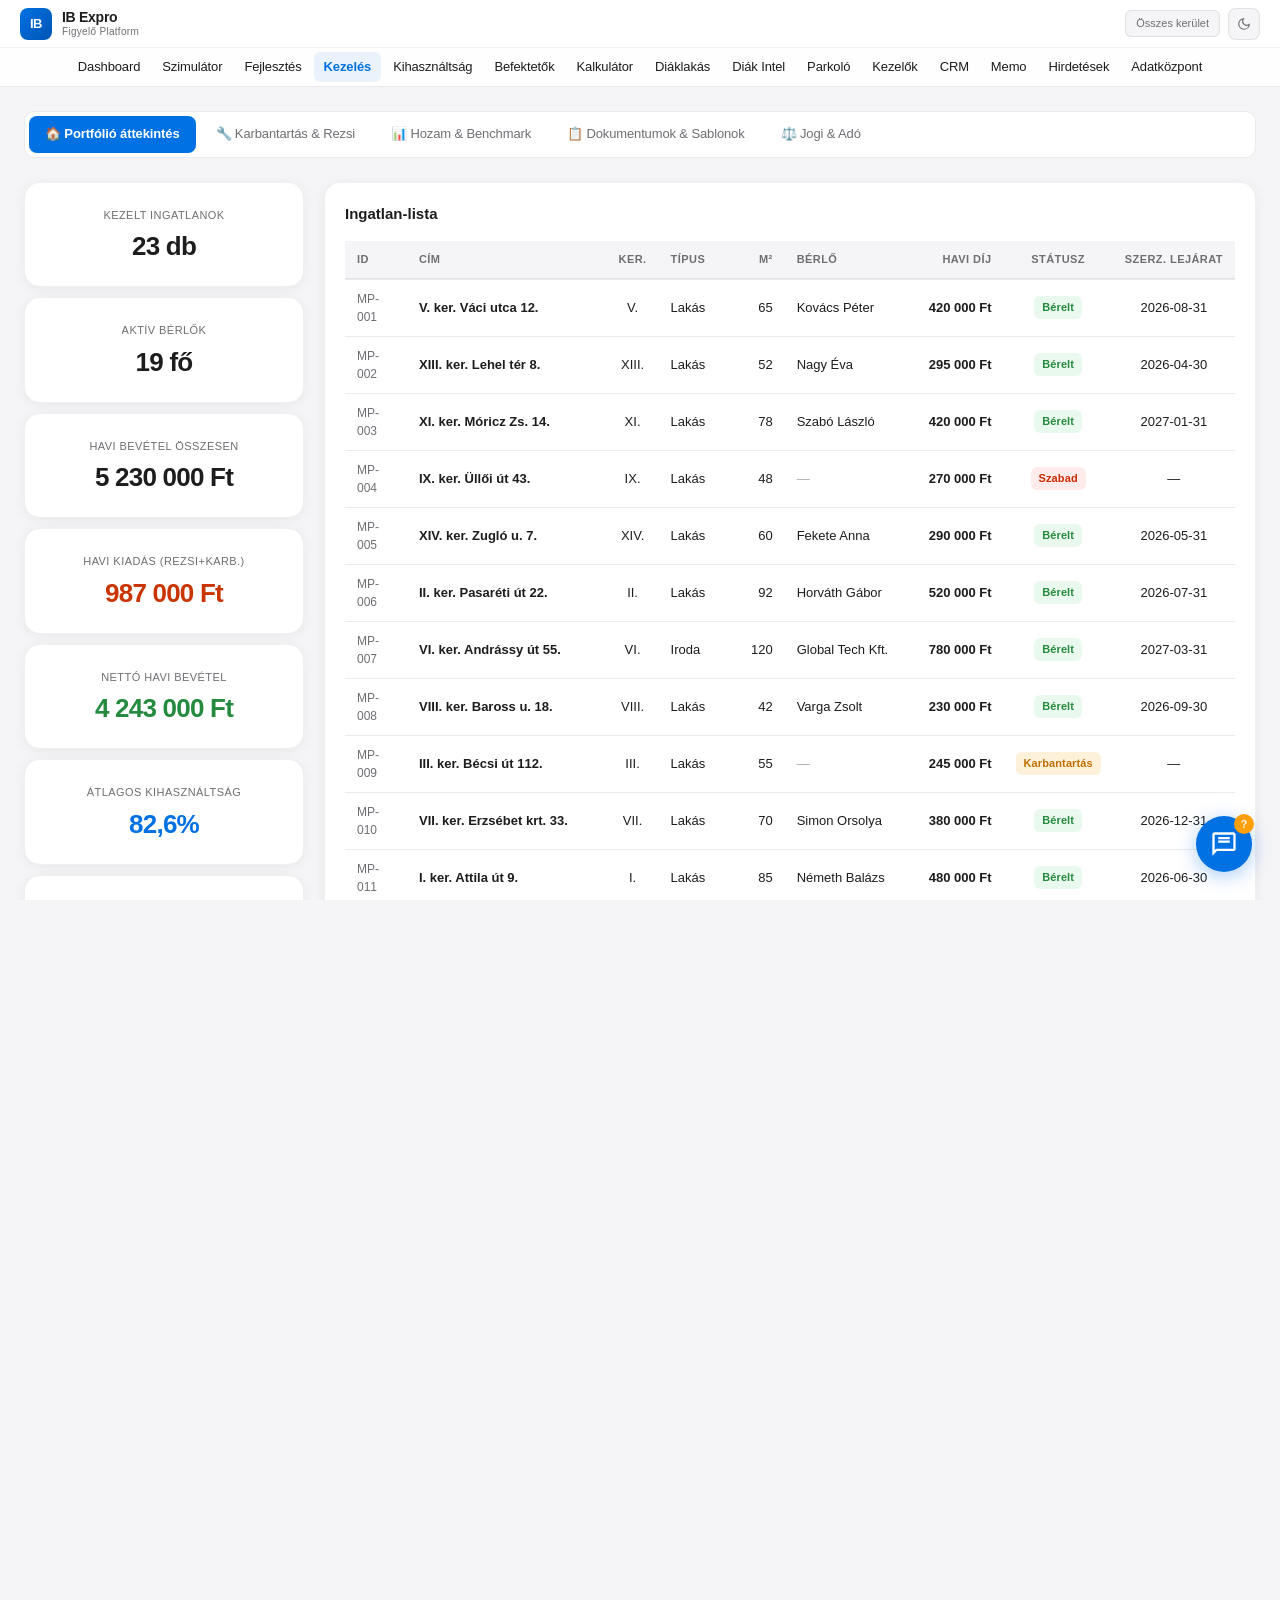
<file: property_mgmt.html>
<!DOCTYPE html>
<!--
  
  Ingatlankezelés — IB Exproconsult
  © 2026
-->
<html lang="hu" data-theme="light">
<head>
<meta charset="UTF-8">
<meta name="viewport" content="width=device-width, initial-scale=1.0">
<title>IB Exproconsult — Ingatlankezelés</title>
<meta name="description" content="Ingatlankezelési platform — IB Exproconsult Budapest">
<link rel="stylesheet" href="libs/leaflet.css">
<script src="libs/leaflet.js"></script>
<script src="libs/chart.min.js"></script>
<style>
/* =========================================================
   DESIGN TOKENS
   ========================================================= */
:root {
  --bg: #F5F5F7;
  --surface: #FFFFFF;
  --surface-2: #F5F5F7;
  --surface2: #F5F5F7;
  --surface-3: #E5E5EA;
  --border: rgba(0,0,0,0.08);
  --border-h: rgba(0,0,0,0.14);
  --accent: #0071E3;
  --accent-hover: #0077ED;
  --accent-light: rgba(0,113,227,0.12);
  --primary: #0071E3;
  --primary-h: #0077ED;
  --ib-blue: #0071E3;
  --ib-blue-h: #0077ED;
  --ib-blue-glow: rgba(0,113,227,0.15);
  --gold: #FF9F0A;
  --green: #34C759;
  --red: #FF3B30;
  --orange: #FF9500;
  --purple: #AF52DE;
  --teal: #5AC8FA;
  --cyan: #5AC8FA;
  --success: #34C759;
  --warning: #FF9F0A;
  --danger: #FF3B30;
  --info: #5AC8FA;
  --text: #1D1D1F;
  --text-muted: #6E6E73;
  --text-dim: #AEAEB2;
  --text-faint: #AEAEB2;
  --radius: 10px;
  --radius-sm: 6px;
  --radius-md: 10px;
  --radius-lg: 14px;
  --radius-xl: 18px;
  --shadow: 0 4px 24px rgba(0,0,0,0.4);
  --font: 'Inter', -apple-system, BlinkMacSystemFont, 'Segoe UI', system-ui, sans-serif;
  --text-xs: 10px;
  --text-sm: 12px;
  --text-base: 13px;
  --text-md: 14px;
  --text-lg: 16px;
  --text-xl: 20px;
  --text-2xl: 28px;

      --header-h: 56px;
      --sidebar-w: 340px;
    }

/* RESET */
*, *::before, *::after { box-sizing: border-box; margin: 0; padding: 0; }
html, body { height: 100%; background: var(--bg); color: var(--text); font-family: var(--font); font-size: 14px; line-height: 1.5; overflow-x: hidden; }
a { color: var(--accent); text-decoration: none; }
button { cursor: pointer; border: none; font-family: inherit; }
input, select, textarea { font-family: inherit; }
.tabular { font-variant-numeric: tabular-nums lining-nums; }

/* PAGE */
.page { min-height: 100vh; display: flex; flex-direction: column; }

/* NAV */
.nav {
  background: var(--surface);
  border-bottom: 1px solid var(--border);
  padding: 0 24px;
  height: 56px;
  display: flex;
  align-items: center;
  gap: 16px;
  position: sticky;
  top: 0;
  z-index: 100;
  flex-shrink: 0;
}
.nav-logo { display: flex; align-items: center; gap: 10px; font-weight: 700; font-size: 15px; color: var(--text); }
.nav-logo svg { flex-shrink: 0; }
.nav-back {
  display: flex; align-items: center; gap: 6px; font-size: 13px; color: var(--text-muted);
  padding: 6px 12px; border-radius: 6px; background: var(--surface2);
  border: 1px solid var(--border); transition: all 0.15s;
}
.nav-back:hover { color: var(--text); border-color: var(--accent); }
.nav-links { display: flex; gap: 6px; align-items: center; }
.nav-link {
  font-size: 12px; padding: 5px 12px; border-radius: 6px;
  border: 1px solid var(--border); background: var(--surface2);
  color: var(--text-muted); transition: all 0.15s; font-weight: 500;
}
.nav-link:hover { color: var(--text); border-color: var(--accent); }
.nav-spacer { flex: 1; }
.nav-badge {
  font-size: 11px; background: rgba(0,113,227,0.12); color: var(--accent);
  border: 1px solid rgba(0,113,227,0.3); padding: 3px 10px; border-radius: 20px;
  font-weight: 600; letter-spacing: 0.03em;
}

/* MAIN */
.main-content { flex: 1; padding: 24px; max-width: 1440px; margin: 0 auto; width: 100%; }

/* TABS */
.tab-bar {
  display: flex; gap: 4px; background: var(--surface); border: 1px solid var(--border);
  border-radius: var(--radius); padding: 4px; margin-bottom: 24px; overflow-x: auto;
}
.tab-btn {
  padding: 10px 20px; border-radius: 8px; font-size: 13px; font-weight: 600;
  background: transparent; color: var(--text-muted); white-space: nowrap; transition: all 0.15s;
}
.tab-btn:hover { color: var(--text); background: var(--surface2); }
.tab-btn.active { background: var(--accent); color: #fff; }
.tab-panel { display: none; }
.tab-panel.active { display: block; }

/* CARD */
.card {
  background: var(--surface); border: 1px solid var(--border);
  border-radius: var(--radius-lg); padding: 20px; margin-bottom: 16px;
}
.card h3 { font-size: 15px; margin-bottom: 16px; font-weight: 700; }

/* KPI */
.kpi-grid { display: grid; grid-template-columns: 1fr; gap: 10px; }
.kpi-card {
  background: var(--surface); border: 1px solid var(--border);
  border-radius: var(--radius); padding: 14px 16px; text-align: center;
}
.kpi-label { font-size: 11px; color: var(--text-muted); text-transform: uppercase; letter-spacing: 0.05em; margin-bottom: 4px; }
.kpi-value { font-size: 22px; font-weight: 800; color: var(--text); font-variant-numeric: tabular-nums; }
.kpi-unit { font-size: 12px; color: var(--text-muted); margin-top: 2px; }

/* TABLE */
.data-table { width: 100%; border-collapse: collapse; font-size: 13px; }
.data-table thead th {
  padding: 10px 12px; text-align: left; color: var(--text-muted);
  font-size: 11px; text-transform: uppercase; letter-spacing: 0.04em;
  border-bottom: 2px solid var(--border); font-weight: 600; white-space: nowrap;
}
.data-table tbody td { padding: 10px 12px; border-bottom: 1px solid var(--border); vertical-align: middle; }
.data-table tbody tr:hover { background: var(--surface2); }
.data-table th.right, .data-table td.right { text-align: right; }
.data-table th.center, .data-table td.center { text-align: center; }

/* BADGES */
.badge {
  display: inline-block; padding: 3px 10px; border-radius: 20px;
  font-size: 11px; font-weight: 600; white-space: nowrap;
}
.badge-green { background: rgba(16,185,129,0.15); color: var(--green); }
.badge-red { background: rgba(239,68,68,0.15); color: var(--red); }
.badge-yellow { background: rgba(245,158,11,0.15); color: var(--gold); }
.badge-blue { background: rgba(0,113,227,0.15); color: var(--accent); }
.badge-orange { background: rgba(249,115,22,0.15); color: var(--orange); }
.badge-purple { background: rgba(168,85,247,0.15); color: var(--purple); }

/* BUTTONS */
.btn {
  padding: 8px 18px; border-radius: 8px; font-size: 13px; font-weight: 600;
  transition: all 0.15s; display: inline-flex; align-items: center; gap: 6px;
}
.btn-primary { background: var(--accent); color: #fff; }
.btn-primary:hover { background: var(--accent-hover); }
.btn-secondary { background: var(--surface2); color: var(--text); border: 1px solid var(--border); }
.btn-secondary:hover { border-color: var(--accent); }
.btn-sm { padding: 5px 12px; font-size: 12px; }
.btn-green { background: rgba(16,185,129,0.15); color: var(--green); border: 1px solid rgba(16,185,129,0.3); }
.btn-green:hover { background: rgba(16,185,129,0.25); }

/* MODAL */
.modal-overlay {
  display: none; position: fixed; inset: 0; background: rgba(0,0,0,0.6);
  z-index: 200; align-items: center; justify-content: center; padding: 20px;
}
.modal-overlay.open { display: flex; }
.modal {
  background: var(--surface); border: 1px solid var(--border);
  border-radius: var(--radius-lg); padding: 28px; max-width: 700px;
  width: 100%; max-height: 85vh; overflow-y: auto; box-shadow: var(--shadow);
}
.modal h3 { font-size: 17px; margin-bottom: 20px; }
.modal-close {
  float: right; background: none; color: var(--text-muted); font-size: 20px;
  padding: 4px 8px; border-radius: 6px;
}
.modal-close:hover { color: var(--text); background: var(--surface2); }

/* FORM */
.form-group { margin-bottom: 16px; }
.form-label { display: block; font-size: 12px; color: var(--text-muted); margin-bottom: 6px; font-weight: 600; }
.form-input, .form-select, .form-textarea {
  width: 100%; padding: 10px 14px; background: var(--surface2);
  border: 1px solid var(--border); border-radius: 8px;
  color: var(--text); font-size: 13px; transition: border-color 0.15s;
}
.form-input:focus, .form-select:focus, .form-textarea:focus { outline: none; border-color: var(--accent); }
.form-textarea { resize: vertical; min-height: 80px; }
.form-row { display: grid; grid-template-columns: 1fr 1fr; gap: 12px; }

/* RANGE SLIDER */
.range-group { margin-bottom: 14px; }
.range-group label { display: flex; justify-content: space-between; font-size: 12px; color: var(--text-muted); margin-bottom: 4px; }
.range-group label span { color: var(--text); font-weight: 600; }
input[type="range"] {
  -webkit-appearance: none; width: 100%; height: 6px; background: var(--border);
  border-radius: 3px; outline: none;
}
input[type="range"]::-webkit-slider-thumb {
  -webkit-appearance: none; width: 16px; height: 16px; border-radius: 50%;
  background: var(--accent); cursor: pointer;
}

/* LAYOUT HELPERS */
.split { display: grid; grid-template-columns: 1fr 1fr; gap: 20px; }
.sidebar-layout { display: grid; grid-template-columns: 280px 1fr; gap: 20px; }
.three-col { display: grid; grid-template-columns: repeat(3, 1fr); gap: 16px; }

/* FOOTER */
.site-footer {
  text-align: center; padding: 20px; color: var(--text-dim);
  font-size: 12px; border-top: 1px solid var(--border);
}
.site-footer a { color: var(--text-muted); }

/* TEMPLATE CARD */
.template-card {
  background: var(--surface); border: 1px solid var(--border);
  border-radius: var(--radius-lg); padding: 20px; display: flex;
  flex-direction: column; gap: 12px;
}
.template-card h4 { font-size: 14px; font-weight: 700; }
.template-card p { font-size: 12px; color: var(--text-muted); line-height: 1.6; flex: 1; }
.template-actions { display: flex; gap: 8px; }

/* QA CARD */
.qa-item {
  background: var(--surface); border: 1px solid var(--border);
  border-radius: var(--radius-lg); padding: 20px; margin-bottom: 12px;
}
.qa-item .qa-q { font-weight: 700; font-size: 14px; margin-bottom: 8px; color: var(--accent); }
.qa-item .qa-a { font-size: 13px; color: var(--text-muted); line-height: 1.7; }

/* PRINT REPORT AREA */
.report-area {
  background: #FFFFFF; border: 1px solid var(--border);
  border-radius: var(--radius-lg); padding: 24px; margin-top: 16px;
  font-size: 13px; line-height: 1.7;
}
.report-area h2 { font-size: 18px; margin-bottom: 16px; color: var(--accent); }
.report-area h4 { font-size: 14px; margin-top: 16px; margin-bottom: 8px; }
.report-area table { width: 100%; border-collapse: collapse; margin: 10px 0; }
.report-area table th, .report-area table td { padding: 6px 10px; border-bottom: 1px solid var(--border); text-align: left; font-size: 12px; }
.report-area table th { color: var(--text-muted); font-size: 11px; text-transform: uppercase; }

/* RESPONSIVE */
@media (max-width: 1024px) {
  .sidebar-layout { grid-template-columns: 1fr; }
  .split { grid-template-columns: 1fr; }
  .three-col { grid-template-columns: 1fr; }
}
@media (max-width: 768px) {
  .nav { padding: 0 12px; gap: 8px; }
  .nav-links { display: none; }
  .main-content { padding: 16px; }
  .form-row { grid-template-columns: 1fr; }
}

/* ── Dark mode ──────────────────────────────────────────── */
[data-theme="dark"] {
  --bg: #1C1C1E;
  --surface: #2C2C2E;
  --surface-2: #3A3A3C;
  --surface-3: #48484A;
  --border: rgba(255,255,255,0.10);
  --text: #F5F5F7;
  --text-muted: #AEAEB2;
  --text-dim: #636366;
  --text-faint: #48484A;
  --accent: #0A84FF;
  --primary: #0A84FF;
  --primary-h: #409CFF;
  --shadow: 0 4px 24px rgba(0,0,0,0.6);
}

/* ── Kétszintes nav ── */
.ib-header-wrap { position:sticky; top:0; z-index:200; }
.ib-header-top {
  display:flex; align-items:center; justify-content:space-between;
  padding:0 20px; height:48px;
  background:rgba(255,255,255,0.92);
  border-bottom:1px solid rgba(0,0,0,0.06);
  backdrop-filter:blur(12px); -webkit-backdrop-filter:blur(12px);
}
.ib-header-nav {
  display:flex; align-items:center; justify-content:center;
  flex-wrap:wrap; gap:2px;
  padding:4px 16px;
  background:rgba(255,255,255,0.85);
  border-bottom:1px solid rgba(0,0,0,0.08);
  backdrop-filter:blur(12px); -webkit-backdrop-filter:blur(12px);
}
[data-theme="dark"] .ib-header-top,
[data-theme="dark"] .ib-header-nav {
  background:rgba(28,28,30,0.92);
  border-color:rgba(255,255,255,0.08);
}

</style>
<link rel="stylesheet" href="libs/ib-design-system.css">
</head>
<body>
<div class="page">

<div class="ib-header-wrap">
  <div class="ib-header-top">
    <div style="display:flex;align-items:center;gap:10px;flex-shrink:0;">
      <div style="width:32px;height:32px;border-radius:8px;background:linear-gradient(135deg,#0071E3,#0055B3);display:flex;align-items:center;justify-content:center;font-size:13px;font-weight:800;color:#fff;letter-spacing:-0.5px;flex-shrink:0;">IB</div>
      <div>
        <div style="font-size:14px;font-weight:700;color:#1D1D1F;letter-spacing:-0.02em;line-height:1.2;">IB Expro</div>
        <div style="font-size:10px;color:#6E6E73;letter-spacing:0.03em;line-height:1.2;">Figyelő Platform</div>
      </div>
    </div>
    <div style="display:flex;align-items:center;gap:8px;flex-shrink:0;">
<div style="display:flex;align-items:center;gap:8px;flex-shrink:0;">
    <span id="selected-district-badge" style="font-size:11px;color:#6E6E73;font-weight:500;padding:4px 10px;background:#F5F5F7;border-radius:6px;border:1px solid rgba(0,0,0,0.08);white-space:nowrap;">Összes kerület</span>
    <button style="width:32px;height:32px;border-radius:8px;background:#F5F5F7;border:1px solid rgba(0,0,0,0.08);color:#6E6E73;display:flex;align-items:center;justify-content:center;cursor:pointer;transition:all 0.15s;" data-theme-toggle aria-label="Téma váltás" onmouseover="this.style.borderColor='#0071E3';this.style.color='#0071E3'" onmouseout="this.style.borderColor='rgba(0,0,0,0.08)';this.style.color='#6E6E73'">
      <svg width="14" height="14" viewBox="0 0 24 24" fill="none" stroke="currentColor" stroke-width="2"><path d="M21 12.79A9 9 0 1 1 11.21 3 7 7 0 0 0 21 12.79z"/></svg>
    </button>
  </div>
    </div>
  </div>
  <nav class="ib-header-nav" id="main-nav">
    <a href="index.html" class="ib-nav-link">Dashboard</a>
    <a href="simulator.html" class="ib-nav-link">Szimulátor</a>
    <a href="development.html" class="ib-nav-link">Fejlesztés</a>
    <a href="property_mgmt.html" class="ib-nav-link active">Kezelés</a>
    <a href="occupancy.html" class="ib-nav-link">Kihasználtság</a>
    <a href="investor.html" class="ib-nav-link">Befektetők</a>
    <a href="investment_calculator.html" class="ib-nav-link">Kalkulátor</a>
    <a href="apartment_converter.html" class="ib-nav-link">Diáklakás</a>
    <a href="student_intel.html" class="ib-nav-link">Diák Intel</a>
    <a href="parking_intel.html" class="ib-nav-link">Parkoló</a>
    <a href="property_managers.html" class="ib-nav-link">Kezelők</a>
    <a href="crm.html" class="ib-nav-link">CRM</a>
    <a href="memo.html" class="ib-nav-link">Memo</a>
    <a href="listings.html" class="ib-nav-link">Hirdetések</a>
    <a href="adatkozpont.html" class="ib-nav-link">Adatközpont</a>
  </nav>
</div>

<!-- CONTENT -->
<div class="main-content">

<!-- TAB BAR -->
<div class="tab-bar">
  <button class="tab-btn active" onclick="switchTab(0)">🏠 Portfólió áttekintés</button>
  <button class="tab-btn" onclick="switchTab(1)">🔧 Karbantartás & Rezsi</button>
  <button class="tab-btn" onclick="switchTab(2)">📊 Hozam & Benchmark</button>
  <button class="tab-btn" onclick="switchTab(3)">📋 Dokumentumok & Sablonok</button>
  <button class="tab-btn" onclick="switchTab(4)">⚖️ Jogi & Adó</button>
</div>

<!-- TAB PANELS -->
<div id="tab-0" class="tab-panel active"></div>
<div id="tab-1" class="tab-panel"></div>
<div id="tab-2" class="tab-panel"></div>
<div id="tab-3" class="tab-panel"></div>
<div id="tab-4" class="tab-panel"></div>
</div>

<!-- MODALS -->
<div id="ticket-modal" class="modal-overlay">
  <div class="modal">
    <button class="modal-close" onclick="closeModal('ticket-modal')">&times;</button>
    <h3>Új karbantartási ticket</h3>
    <div class="form-group">
      <label class="form-label">Ingatlan</label>
      <select id="ticket-property" class="form-select"></select>
    </div>
    <div class="form-row">
      <div class="form-group">
        <label class="form-label">Típus</label>
        <select id="ticket-type" class="form-select">
          <option>Vízszerelés</option><option>Villanyszerelés</option><option>Fűtés</option><option>Festés</option><option>Egyéb</option>
        </select>
      </div>
      <div class="form-group">
        <label class="form-label">Prioritás</label>
        <select id="ticket-priority" class="form-select">
          <option>Sürgős</option><option>Normál</option><option>Alacsony</option>
        </select>
      </div>
    </div>
    <div class="form-group">
      <label class="form-label">Leírás</label>
      <textarea id="ticket-desc" class="form-textarea" placeholder="Hiba leírása..."></textarea>
    </div>
    <div class="form-group">
      <label class="form-label">Becsült költség (Ft)</label>
      <input type="number" id="ticket-cost" class="form-input" placeholder="pl. 45000">
    </div>
    <button class="btn btn-primary" onclick="addTicket()">Ticket létrehozása</button>
  </div>
</div>

<div id="template-modal" class="modal-overlay">
  <div class="modal" style="max-width:800px;">
    <button class="modal-close" onclick="closeModal('template-modal')">&times;</button>
    <h3 id="template-modal-title">Sablon szerkesztő</h3>
    <textarea id="template-editor" class="form-textarea" style="min-height:400px;font-size:13px;line-height:1.7;white-space:pre-wrap;"></textarea>
    <div style="margin-top:16px;display:flex;gap:10px;">
      <button class="btn btn-primary" onclick="closeModal('template-modal')">Bezárás</button>
      <button class="btn btn-secondary" onclick="downloadTemplate()">📥 Letöltés TXT</button>
    </div>
  </div>
</div>

<!-- FOOTER -->
<footer class="site-footer">
  
</footer>
</div>

<script>
/* =========================================================
   DATA
   ========================================================= */
const MANAGED_PROPERTIES = [
  {id:"MP-001", address:"V. ker. Váci utca 12.", district:"V", type:"Lakás", sqm:65, tenant:"Kovács Péter", rent:420000, status:"Bérelt", lease_end:"2026-08-31", owner:"Kiss János", floors:3},
  {id:"MP-002", address:"XIII. ker. Lehel tér 8.", district:"XIII", type:"Lakás", sqm:52, tenant:"Nagy Éva", rent:295000, status:"Bérelt", lease_end:"2026-04-30", owner:"Kiss János", floors:2},
  {id:"MP-003", address:"XI. ker. Móricz Zs. 14.", district:"XI", type:"Lakás", sqm:78, tenant:"Szabó László", rent:420000, status:"Bérelt", lease_end:"2027-01-31", owner:"Tóth Kft.", floors:1},
  {id:"MP-004", address:"IX. ker. Üllői út 43.", district:"IX", type:"Lakás", sqm:48, tenant:null, rent:270000, status:"Szabad", lease_end:null, owner:"Tóth Kft.", floors:4},
  {id:"MP-005", address:"XIV. ker. Zugló u. 7.", district:"XIV", type:"Lakás", sqm:60, tenant:"Fekete Anna", rent:290000, status:"Bérelt", lease_end:"2026-05-31", owner:"Molnár Bt.", floors:2},
  {id:"MP-006", address:"II. ker. Pasaréti út 22.", district:"II", type:"Lakás", sqm:92, tenant:"Horváth Gábor", rent:520000, status:"Bérelt", lease_end:"2026-07-31", owner:"Kiss János", floors:5},
  {id:"MP-007", address:"VI. ker. Andrássy út 55.", district:"VI", type:"Iroda", sqm:120, tenant:"Global Tech Kft.", rent:780000, status:"Bérelt", lease_end:"2027-03-31", owner:"IB Exproconsult", floors:2},
  {id:"MP-008", address:"VIII. ker. Baross u. 18.", district:"VIII", type:"Lakás", sqm:42, tenant:"Varga Zsolt", rent:230000, status:"Bérelt", lease_end:"2026-09-30", owner:"Papp Zrt.", floors:3},
  {id:"MP-009", address:"III. ker. Bécsi út 112.", district:"III", type:"Lakás", sqm:55, tenant:null, rent:245000, status:"Karbantartás", lease_end:null, owner:"Papp Zrt.", floors:2},
  {id:"MP-010", address:"VII. ker. Erzsébet krt. 33.", district:"VII", type:"Lakás", sqm:70, tenant:"Simon Orsolya", rent:380000, status:"Bérelt", lease_end:"2026-12-31", owner:"IB Exproconsult", floors:4},
  {id:"MP-011", address:"I. ker. Attila út 9.", district:"I", type:"Lakás", sqm:85, tenant:"Németh Balázs", rent:480000, status:"Bérelt", lease_end:"2026-06-30", owner:"Kiss János", floors:3},
  {id:"MP-012", address:"XV. ker. Kassai tér 5.", district:"XV", type:"Lakás", sqm:68, tenant:"Lukács Mária", rent:270000, status:"Bérelt", lease_end:"2027-02-28", owner:"Tóth Kft.", floors:1},
  {id:"MP-013", address:"IV. ker. Árpád út 23.", district:"IV", type:"Lakás", sqm:73, tenant:null, rent:260000, status:"Szabad", lease_end:null, owner:"Molnár Bt.", floors:2},
  {id:"MP-014", address:"X. ker. Maglódi út 15.", district:"X", type:"Lakás", sqm:58, tenant:"Balogh István", rent:235000, status:"Bérelt", lease_end:"2026-10-31", owner:"IB Exproconsult", floors:3},
  {id:"MP-015", address:"XII. ker. Bérc utca 3.", district:"XII", type:"Lakás", sqm:95, tenant:"Farkas Katalin", rent:530000, status:"Bérelt", lease_end:"2027-04-30", owner:"Kiss János", floors:2},
  {id:"MP-016", address:"XVI. ker. Veres Péter út 8.", district:"XVI", type:"Lakás", sqm:80, tenant:"Dobos Tibor", rent:280000, status:"Bérelt", lease_end:"2026-11-30", owner:"Papp Zrt.", floors:1},
  {id:"MP-017", address:"XI. ker. Andor utca 41.", district:"XI", type:"Lakás", sqm:45, tenant:"Mészáros Réka", rent:210000, status:"Bérelt", lease_end:"2026-03-31", owner:"Tóth Kft.", floors:4},
  {id:"MP-018", address:"IX. ker. Soroksári út 12.", district:"IX", type:"Raktár", sqm:200, tenant:"Logistics Bt.", rent:380000, status:"Bérelt", lease_end:"2027-06-30", owner:"IB Exproconsult", floors:0},
  {id:"MP-019", address:"II. ker. Fillér utca 5.", district:"II", type:"Lakás", sqm:110, tenant:"Csizmadia Péter", rent:620000, status:"Bérelt", lease_end:"2026-08-31", owner:"Kiss János", floors:3},
{id:"MP-020", address:"XIII. ker. Váci út 70.", district:"XIII", type:"Iroda", sqm:150, tenant:"Marketing Pro Kft.", rent:720000, status:"Bérelt", lease_end:"2027-12-31", owner:"IB Exproconsult", floors:5},
  // ── IB Exproconsult valós portfólió (forrás: Google Sheets 2026-03-19) ──
  {id:"IB-001", address:"VIII. ker. Rákóczi út 17.", district:"VIII", type:"Diáklakás", sqm:212, tenant:"19 ágy – diáklakás", rent:2664800, status:"Bérelt", lease_end:"2026-08-31", owner:"IB Exproconsult", floors:3, beds:19, annual_cost:3345746, annual_revenue:27980400, note:"Rákóczi portfólió"},
  {id:"IB-002", address:"VIII. ker. Bródy Sándor u. 23.", district:"VIII", type:"Diáklakás", sqm:128, tenant:"12 ágy – diáklakás", rent:1779200, status:"Bérelt", lease_end:"2026-08-31", owner:"IB Exproconsult", floors:3, beds:12, annual_cost:2468653, annual_revenue:18681600, note:"Bródy portfólió"},
  {id:"IB-003", address:"VIII. ker. Baross u. 10.", district:"VIII", type:"Diáklakás", sqm:129, tenant:"11 ágy – diáklakás", rent:1848400, status:"Bérelt", lease_end:"2026-08-31", owner:"IB Exproconsult", floors:2, beds:11, annual_cost:1924470, annual_revenue:19408200, note:"Baross portfólió"},
  {id:"MP-021", address:"VIII. ker. Köztársaság tér 12.", district:"VIII", type:"Lakás", sqm:62, tenant:null, rent:285000, status:"Szabad", lease_end:null, owner:"Papp Zrt.", floors:2},
  {id:"MP-022", address:"XI. ker. Kelenföldi út 8.", district:"XI", type:"Lakás", sqm:74, tenant:"Szeged Annamária", rent:340000, status:"Bérelt", lease_end:"2026-07-15", owner:"Molnár Bt.", floors:3},
  {id:"MP-023", address:"XIV. ker. Mexikói út 33.", district:"XIV", type:"Lakás", sqm:88, tenant:"Hegedűs Béla", rent:400000, status:"Bérelt", lease_end:"2026-09-30", owner:"Kiss János", floors:2}
];

// Maintenance tickets
const TICKETS = [
  {id:"TK-001", property:"MP-009", type:"Vízszerelés", priority:"Sürgős", desc:"Csőtörés a fürdőszobában, vízszivárgás a szomszédba", cost:85000, status:"Nyitott", date:"2026-03-10"},
  {id:"TK-002", property:"MP-002", type:"Fűtés", priority:"Normál", desc:"Radiátor szelep cseréje szükséges (2 db)", cost:70000, status:"Folyamatban", date:"2026-03-05"},
  {id:"TK-003", property:"MP-008", type:"Villanyszerelés", priority:"Sürgős", desc:"FI relé folyamatosan kiold, teljes hálózat ellenőrzés", cost:45000, status:"Nyitott", date:"2026-03-12"},
  {id:"TK-004", property:"MP-005", type:"Festés", priority:"Alacsony", desc:"Nappali falfelület felújítása, 2 réteg festés", cost:120000, status:"Lezárt", date:"2026-02-15"},
  {id:"TK-005", property:"MP-011", type:"Vízszerelés", priority:"Normál", desc:"WC tartály csere (monoblokkos)", cost:40000, status:"Folyamatban", date:"2026-03-01"},
  {id:"TK-006", property:"MP-017", type:"Fűtés", priority:"Sürgős", desc:"Kazán szerviz — CO érzékelő riasztás", cost:35000, status:"Lezárt", date:"2026-02-20"},
  {id:"TK-007", property:"MP-006", type:"Egyéb", priority:"Alacsony", desc:"Erkély korlát rozsdásodás, újrafestés szükséges", cost:60000, status:"Nyitott", date:"2026-03-08"},
  {id:"TK-008", property:"MP-010", type:"Villanyszerelés", priority:"Normál", desc:"Konnektor csere (3 db) a konyhában", cost:32000, status:"Lezárt", date:"2026-01-28"},
  {id:"TK-009", property:"MP-003", type:"Egyéb", priority:"Normál", desc:"Bejárati ajtó zárcsere, biztonsági zár felszerelés", cost:55000, status:"Folyamatban", date:"2026-03-09"},
  {id:"TK-010", property:"MP-019", type:"Festés", priority:"Alacsony", desc:"Hálószoba + nappali teljes festése bérlőváltáskor", cost:200000, status:"Nyitott", date:"2026-03-14"}
];

// Estimated property values for yield calc
const PROPERTY_VALUES = {
  "V": 1200000, "II": 1100000, "I": 1150000, "XII": 1050000,
  "VI": 950000, "VII": 750000, "XIII": 800000, "XI": 850000,
  "IX": 700000, "XIV": 650000, "III": 750000, "VIII": 600000,
  "X": 550000, "XV": 500000, "XVI": 520000, "IV": 580000
};

// District benchmark yields
const YIELD_BENCHMARKS = {
  "I": 3.8, "II": 3.5, "III": 4.5, "IV": 5.2, "V": 4.0,
  "VI": 5.0, "VII": 5.5, "VIII": 6.0, "IX": 5.8, "X": 5.5,
  "XI": 4.8, "XII": 4.0, "XIII": 5.0, "XIV": 5.2, "XV": 5.5,
  "XVI": 5.3
};

// Utility benchmarks per sqm range
const UTILITY_BENCHMARKS = {
  gas: {small: 8000, medium: 13000, large: 18000},
  electric: {small: 4500, medium: 6400, large: 7800},
  water: {small: 2000, medium: 3500, large: 5000},
  common: {small: 12000, medium: 18000, large: 25000}
};

// Document templates
const TEMPLATES = {
  berleti: {
    title: "Bérleti szerződés sablon",
    desc: "Teljes lakásbérleti szerződés sablon, amely tartalmazza a felek adatait, az ingatlan leírását, a bérleti díj és kaució feltételeit, valamint a felmondási szabályokat.",
    content: `LAKÁSBÉRLETI SZERZŐDÉS

Amely létrejött egyrészről:
Bérbeadó neve: ___________________________
Születési helye, ideje: ___________________________
Anyja neve: ___________________________
Személyi ig. szám: ___________________________
Lakcíme: ___________________________

másrészről:
Bérlő neve: ___________________________
Születési helye, ideje: ___________________________
Anyja neve: ___________________________
Személyi ig. szám: ___________________________
Lakcíme: ___________________________

(a továbbiakban: Felek) között az alábbi feltételek mellett:

1. A BÉRLET TÁRGYA
A Bérbeadó bérbe adja, a Bérlő pedig bérbe veszi a ___________________________
címen található _____ m² alapterületű, _____ szobás lakást, _____ emelet _____ ajtó szám alatt.

2. A BÉRLET IDŐTARTAMA
A bérlet határozott / határozatlan időre szól.
Kezdő dátuma: ___________________________
Lejárati dátuma: ___________________________ (határozott idő esetén)

3. BÉRLETI DÍJ
Havi bérleti díj: _________________________ Ft (azaz _________________________ forint)
A bérleti díj minden hónap ___. napjáig esedékes.
Fizetés módja: átutalás / készpénz
Bankszámlaszám: ___________________________

4. KAUCIÓ
A Bérlő a szerződés aláírásakor _____ havi bérleti díjnak megfelelő, azaz összesen _________________________ Ft kauciót fizet a Bérbeadónak.
A kaució a bérlet megszűnésekor a lakás rendeltetésszerű állapotban történő visszaadása után visszajár.

5. KÖZÜZEMI DÍJAK
A közüzemi szolgáltatások (gáz, villany, víz) díja a Bérlőt terheli.
A közös költség a Bérbeadót / Bérlőt terheli (megfelelő aláhúzandó).

6. A LAKÁS HASZNÁLATA
A Bérlő a lakást kizárólag lakás céljára használja.
A lakásba a Bérlőn kívül bejelentett személyek: ___________________________
A Bérlő a lakást albérletbe nem adhatja.

7. KARBANTARTÁS, FELÚJÍTÁS
A rendeltetésszerű használatból eredő kisebb karbantartási munkákat a Bérlő végzi és viseli a költségét.
A nagyobb, életveszélyt elhárító és az épület állagát érintő munkálatokat a Bérbeadó végzi.

8. FELMONDÁS
Határozatlan idejű szerződés: Bármelyik fél a hónap 15. napjáig közölt írásbeli felmondással, a következő hónap utolsó napjára mondhatja fel.
Határozott idejű szerződés: A szerződés a lejárati napon automatikusan megszűnik. Előzetes felmondás kizárólag a szerződésben rögzített okból lehetséges.

9. ZÁRÓ RENDELKEZÉSEK
A jelen szerződésben nem szabályozott kérdésekben a Polgári Törvénykönyvről szóló 2013. évi V. törvény és az 1993. évi LXXVIII. törvény rendelkezései az irányadóak.

A Felek a szerződést elolvasás és értelmezés után, mint akaratukkal mindenben megegyezőt, jóváhagyólag aláírják.

Kelt: Budapest, ___________________________

____________________________          ____________________________
          Bérbeadó                                Bérlő`
  },
  atadas: {
    title: "Átadás-átvételi jegyzőkönyv sablon",
    desc: "Lakás átadás-átvételi jegyzőkönyv a lakás állapotának dokumentálásához beköltözéskor és kiköltözéskor.",
    content: `LAKÁS ÁTADÁS-ÁTVÉTELI JEGYZŐKÖNYV

Dátum: ___________________________
Ingatlan címe: ___________________________

ÁTADÓ (Bérbeadó): ___________________________
ÁTVEVŐ (Bérlő): ___________________________

1. KÖZÜZEMI MÉRŐÓRÁK ÁLLÁSA
   - Villanyóra állás: ____________ kWh   Mérő száma: _______________
   - Gázóra állás: ____________ m³       Mérő száma: _______________
   - Vízóra (hideg) állás: _________ m³  Mérő száma: _______________
   - Vízóra (meleg) állás: _________ m³  Mérő száma: _______________

2. ÁTADOTT KULCSOK
   - Bejárati ajtó: _____ db
   - Postaláda: _____ db
   - Pince/tároló: _____ db
   - Kaputelefon kód: _______________

3. HELYISÉGEK ÁLLAPOTA

ELŐSZOBA:
   Falak: □ Kifogástalan  □ Elfogadható  □ Javítandó
   Padló: □ Kifogástalan  □ Elfogadható  □ Javítandó
   Megjegyzés: ___________________________

NAPPALI:
   Falak: □ Kifogástalan  □ Elfogadható  □ Javítandó
   Padló: □ Kifogástalan  □ Elfogadható  □ Javítandó
   Ablakok: □ Kifogástalan  □ Elfogadható  □ Javítandó
   Megjegyzés: ___________________________

HÁLÓSZOBA:
   Falak: □ Kifogástalan  □ Elfogadható  □ Javítandó
   Padló: □ Kifogástalan  □ Elfogadható  □ Javítandó
   Ablakok: □ Kifogástalan  □ Elfogadható  □ Javítandó
   Megjegyzés: ___________________________

KONYHA:
   Falak/csempe: □ Kifogástalan  □ Elfogadható  □ Javítandó
   Padló: □ Kifogástalan  □ Elfogadható  □ Javítandó
   Beépített gépek: □ Kifogástalan  □ Elfogadható  □ Javítandó
   Megjegyzés: ___________________________

FÜRDŐSZOBA:
   Falak/csempe: □ Kifogástalan  □ Elfogadható  □ Javítandó
   Padló: □ Kifogástalan  □ Elfogadható  □ Javítandó
   Szaniterek: □ Kifogástalan  □ Elfogadható  □ Javítandó
   Megjegyzés: ___________________________

4. BÚTORZAT / BERENDEZÉSEK (ha bútorozott)
   ________________________________________________
   ________________________________________________
   ________________________________________________

5. ÉSZREVÉTELEK, MEGJEGYZÉSEK
   ________________________________________________
   ________________________________________________

A felek a jegyzőkönyvet elfogadják és aláírják.

____________________________          ____________________________
          Átadó                                 Átvevő`
  },
  felmondas: {
    title: "Felmondási értesítő sablon",
    desc: "Bérleti szerződés felmondási értesítő sablon bérlő részére, a jogszabályi előírásoknak megfelelően.",
    content: `BÉRLETI SZERZŐDÉS FELMONDÁSA

Budapest, ___________________________

Tisztelt ___________________________!

Alulírott ___________________________ (bérbeadó), mint a Budapest, ___________________________
címen található ingatlan tulajdonosa / kezelője, a ___________________________-án / -én kelt bérleti szerződést ezennel felmondja.

Felmondás oka: ___________________________

A Polgári Törvénykönyv és az 1993. évi LXXVIII. törvény rendelkezései alapján a felmondási idő _____ nap / hónap, ezért a bérleti jogviszony ___________________________-án / -én szűnik meg.

A felmondási idő lejártáig kérem, hogy:
1. A lakást eredeti, rendeltetésszerű állapotban adja vissza.
2. Közüzemi díjhátralékait rendezze.
3. A kulcsokat az átadás-átvételi eljárás keretében adja át.

A kaució visszafizetésére a lakás rendben történő átadását és a közüzemi számlák végelszámolását követően kerül sor.

Kérem, hogy jelen felmondást szíveskedjék tudomásul venni és az átvételt aláírásával igazolni.

Tisztelettel,

____________________________
Bérbeadó neve / cégszerű aláírás

Átvételi igazolás:
Alulírott ___________________________ a fenti felmondást ___________________________ napon átvettem.

____________________________
Bérlő aláírása`
  },
  karbantartas: {
    title: "Karbantartási megbízólevél sablon",
    desc: "Karbantartási munka megrendelő sablon szakemberek részére, a munka leírásával és díjazással.",
    content: `KARBANTARTÁSI MEGBÍZÓLEVÉL

Dátum: ___________________________
Megbízó: IB Exproconsult / ___________________________
Megbízott (vállalkozó): ___________________________

1. MEGRENDELÉS TÁRGYA
   Ingatlan címe: ___________________________
   Hiba leírása: ___________________________
   ___________________________

2. ELVÉGZENDŐ MUNKA
   □ Vízszerelés    □ Villanyszerelés    □ Fűtés    □ Festés    □ Egyéb
   Részletes leírás: ___________________________
   ___________________________

3. HATÁRIDŐ
   Elvégzés várható időpontja: ___________________________
   Sürgősség: □ Azonnali (24h)  □ Normál (1 hét)  □ Alacsony (1 hónap)

4. DÍJAZÁS
   Becsült munkadíj: _________________________ Ft + ÁFA
   Becsült anyagköltség: _________________________ Ft + ÁFA
   Összesen (bruttó): _________________________ Ft
   Fizetési mód: átutalás / készpénz
   Fizetési határidő: elvégzést követő _____ nap

5. EGYÉB FELTÉTELEK
   - A Megbízott garanciát vállal az elvégzett munkára: _____ hónap
   - Kapcsolattartó: ___________________________
   - Telefon: ___________________________

____________________________          ____________________________
         Megbízó                               Megbízott`
  },
  riport: {
    title: "Havi tulajdonosi riport sablon",
    desc: "Tulajdonos felé küldendő havi összefoglaló riport sablon — bevételek, kiadások, karbantartási helyzet.",
    content: `HAVI TULAJDONOSI RIPORT

Készítette: IB Exproconsult
Időszak: ___________________________
Tulajdonos: ___________________________

1. PORTFÓLIÓ ÖSSZEFOGLALÓ
   Kezelt ingatlanok száma: _____
   Bérelt: _____  |  Szabad: _____  |  Karbantartás alatt: _____

2. PÉNZÜGYI ÖSSZESÍTŐ
   Havi bérleti bevétel (bruttó): _________________________ Ft
   Havi közüzemi költség: _________________________ Ft
   Karbantartási költség: _________________________ Ft
   Ingatlankezelői díj: _________________________ Ft
   Nettó bevétel: _________________________ Ft

3. INGATLANONKÉNTI RÉSZLETEZÉS
   Ingatlan      Bérlő            Bérleti díj    Rezsi     Nettó
   ___________   _______________  ___________    ________  ________
   ___________   _______________  ___________    ________  ________

4. KARBANTARTÁSI ESEMÉNYEK
   ___________________________
   ___________________________

5. LEJÁRÓ SZERZŐDÉSEK (következő 90 nap)
   ___________________________
   ___________________________

6. AJÁNLOTT INTÉZKEDÉSEK
   ___________________________
   ___________________________

Megjegyzések: ___________________________

Készült: Budapest, ___________________________
IB Exproconsult`
  }
};

/* =========================================================
   STORE (window._APP_STORE)
   ========================================================= */
if (!window._APP_STORE) window._APP_STORE = {};
window._APP_STORE.pmTickets = [...TICKETS];
let ticketCounter = 10;

/* =========================================================
   CHART INSTANCES
   ========================================================= */
let revenueChart = null;
let districtDonut = null;
let currentTemplateKey = null;

/* =========================================================
   HELPERS
   ========================================================= */
function fmt(n) { return n.toLocaleString('hu-HU'); }
function fmtFt(n) { return fmt(n) + ' Ft'; }

function switchTab(idx) {
  document.querySelectorAll('.tab-btn').forEach((b, i) => b.classList.toggle('active', i === idx));
  document.querySelectorAll('.tab-panel').forEach((p, i) => p.classList.toggle('active', i === idx));
  if (idx === 0) renderTab0();
  if (idx === 1) renderTab1();
  if (idx === 2) renderTab2();
  if (idx === 3) renderTab3();
  if (idx === 4) renderTab4();
}

function openModal(id) { document.getElementById(id).classList.add('open'); }
function closeModal(id) { document.getElementById(id).classList.remove('open'); }

function statusBadge(s) {
  if (s === 'Bérelt') return '<span class="badge badge-green">Bérelt</span>';
  if (s === 'Szabad') return '<span class="badge badge-red">Szabad</span>';
  return '<span class="badge badge-yellow">Karbantartás</span>';
}

function priorityBadge(p) {
  if (p === 'Sürgős') return '<span class="badge badge-red">Sürgős</span>';
  if (p === 'Normál') return '<span class="badge badge-blue">Normál</span>';
  return '<span class="badge badge-yellow">Alacsony</span>';
}

function ticketStatusBadge(s) {
  if (s === 'Nyitott') return '<span class="badge badge-red">Nyitott</span>';
  if (s === 'Folyamatban') return '<span class="badge badge-orange">Folyamatban</span>';
  return '<span class="badge badge-green">Lezárt</span>';
}

function animateCount(el, target, suffix, duration) {
  const start = 0;
  const startTime = performance.now();
  function step(t) {
    const p = Math.min((t - startTime) / duration, 1);
    const ease = 1 - Math.pow(1 - p, 3);
    const val = Math.round(start + (target - start) * ease);
    el.textContent = fmt(val) + (suffix || '');
    if (p < 1) requestAnimationFrame(step);
  }
  requestAnimationFrame(step);
}

function getPropertyById(id) { return MANAGED_PROPERTIES.find(p => p.id === id); }

/* =========================================================
   TAB 0 — PORTFÓLIÓ ÁTTEKINTÉS
   ========================================================= */
function renderTab0() {
  const container = document.getElementById('tab-0');
  const totalProps = 23;
  const activeTenants = 19;
  const monthlyRevenue = 5230000;
  const monthlyExpense = 987000;
  const netRevenue = 4243000;
  const occupancy = '82,6';
  const now = new Date('2026-03-15');
  const d90 = new Date(now.getTime() + 90 * 86400000);
  const expiring = MANAGED_PROPERTIES.filter(p => p.lease_end && new Date(p.lease_end) <= d90 && new Date(p.lease_end) >= now).length;

  // District counts
  const districtMap = {};
  MANAGED_PROPERTIES.forEach(p => { districtMap[p.district] = (districtMap[p.district] || 0) + 1; });

  // Monthly revenue/expense data (12 months trailing)
  const months = ['2025 ápr','2025 máj','2025 jún','2025 júl','2025 aug','2025 szep','2025 okt','2025 nov','2025 dec','2026 jan','2026 feb','2026 már'];
  const revData = [4100000,4250000,4350000,4500000,4650000,4700000,4800000,4900000,5050000,5100000,5180000,5230000];
  const expData = [820000,840000,860000,890000,910000,920000,940000,960000,970000,975000,980000,987000];

  container.innerHTML = `
    <div class="sidebar-layout">
      <div>
        <div class="kpi-grid">
          <div class="kpi-card"><div class="kpi-label">Kezelt ingatlanok</div><div class="kpi-value" data-count="${totalProps}" data-suffix=" db">0</div></div>
          <div class="kpi-card"><div class="kpi-label">Aktív bérlők</div><div class="kpi-value" data-count="${activeTenants}" data-suffix=" fő">0</div></div>
          <div class="kpi-card"><div class="kpi-label">Havi bevétel összesen</div><div class="kpi-value" data-count="${monthlyRevenue}" data-suffix=" Ft">0</div></div>
          <div class="kpi-card"><div class="kpi-label">Havi kiadás (rezsi+karb.)</div><div class="kpi-value" data-count="${monthlyExpense}" data-suffix=" Ft" style="color:var(--orange)">0</div></div>
          <div class="kpi-card"><div class="kpi-label">Nettó havi bevétel</div><div class="kpi-value" data-count="${netRevenue}" data-suffix=" Ft" style="color:var(--green)">0</div></div>
          <div class="kpi-card"><div class="kpi-label">Átlagos kihasználtság</div><div class="kpi-value" style="color:var(--accent)">${occupancy}%</div></div>
          <div class="kpi-card"><div class="kpi-label">Lejáró szerződések (90 nap)</div><div class="kpi-value" data-count="${expiring}" data-suffix=" db" style="color:${expiring > 0 ? 'var(--gold)' : 'var(--green)'}">0</div></div>
        </div>
      </div>
      <div>
        <!-- Property Table -->
        <div class="card" style="overflow-x:auto;">
          <h3>Ingatlan-lista</h3>
          <table class="data-table">
            <thead><tr>
              <th>ID</th><th>Cím</th><th class="center">Ker.</th><th>Típus</th><th class="right">m²</th><th>Bérlő</th><th class="right">Havi díj</th><th class="center">Státusz</th><th class="center">Szerz. lejárat</th>
            </tr></thead>
            <tbody>
              ${MANAGED_PROPERTIES.map(p => `<tr>
                <td style="color:var(--text-muted);font-size:12px;">${p.id}</td>
                <td style="font-weight:600;white-space:nowrap;">${p.address}</td>
                <td class="center">${p.district}.</td>
                <td>${p.type}</td>
                <td class="right">${p.sqm}</td>
                <td>${p.tenant || '<span style="color:var(--text-dim)">—</span>'}</td>
                <td class="right" style="font-weight:600;">${fmtFt(p.rent)}</td>
                <td class="center">${statusBadge(p.status)}</td>
                <td class="center">${p.lease_end || '—'}</td>
              </tr>`).join('')}
            </tbody>
          </table>
        </div>

        <!-- Charts row -->
        <div class="split">
          <div class="card">
            <h3>Havi bevétel / kiadás (12 hónap)</h3>
            <div style="height:280px;"><canvas id="revenue-chart"></canvas></div>
          </div>
          <div class="card">
            <h3>Kerületi megoszlás</h3>
            <div style="height:280px;"><canvas id="district-donut"></canvas></div>
          </div>
        </div>
      </div>
    </div>
  `;

  // Animate KPIs
  container.querySelectorAll('.kpi-value[data-count]').forEach(el => {
    animateCount(el, parseInt(el.dataset.count), el.dataset.suffix || '', 1200);
  });

  // Revenue/Expense chart
  if (revenueChart) revenueChart.destroy();
  const ctx1 = document.getElementById('revenue-chart').getContext('2d');
  revenueChart = new Chart(ctx1, {
    type: 'bar',
    data: {
      labels: months,
      datasets: [
        { label: 'Bevétel', data: revData, backgroundColor: 'rgba(0,113,227,0.7)', borderColor: '#0071E3', borderWidth: 1 },
        { label: 'Kiadás', data: expData, backgroundColor: 'rgba(239,68,68,0.5)', borderColor: '#FF3B30', borderWidth: 1 }
      ]
    },
    options: {
      responsive: true, maintainAspectRatio: false,
      plugins: {
        legend: { labels: { color: '#6E6E73', font: { size: 11 } } },
        tooltip: { callbacks: { label: ctx => ctx.dataset.label + ': ' + fmt(ctx.raw) + ' Ft' } }
      },
      scales: {
        x: { ticks: { color: '#6E6E73', font: { size: 10 } }, grid: { color: 'rgba(45,50,80,0.3)' } },
        y: { ticks: { color: '#6E6E73', callback: v => (v/1000000).toFixed(1) + 'M' }, grid: { color: 'rgba(45,50,80,0.3)' } }
      }
    }
  });

  // District donut
  if (districtDonut) districtDonut.destroy();
  const districts = Object.keys(districtMap).sort();
  const dCounts = districts.map(d => districtMap[d]);
  const colors = ['#0071E3','#34C759','#FF9F0A','#FF3B30','#a855f7','#FF9500','#5AC8FA','#ec4899','#84cc16','#6366f1','#14b8a6','#e11d48'];
  const ctx2 = document.getElementById('district-donut').getContext('2d');
  districtDonut = new Chart(ctx2, {
    type: 'doughnut',
    data: {
      labels: districts.map(d => d + '. kerület'),
      datasets: [{ data: dCounts, backgroundColor: colors.slice(0, districts.length), borderWidth: 0 }]
    },
    options: {
      responsive: true, maintainAspectRatio: false, cutout: '55%',
      plugins: {
        legend: { position: 'right', labels: { color: '#6E6E73', font: { size: 11 }, padding: 8 } },
        tooltip: { callbacks: { label: ctx => ctx.label + ': ' + ctx.raw + ' db' } }
      }
    }
  });
}

/* =========================================================
   TAB 1 — KARBANTARTÁS & REZSI
   ========================================================= */
function renderTab1() {
  const container = document.getElementById('tab-1');
  const tickets = window._APP_STORE.pmTickets;
  const open = tickets.filter(t => t.status === 'Nyitott').length;
  const inProgress = tickets.filter(t => t.status === 'Folyamatban').length;
  const closed = tickets.filter(t => t.status === 'Lezárt').length;
  const totalCost = tickets.reduce((s, t) => s + t.cost, 0);

  // Populate ticket modal dropdown
  const dd = document.getElementById('ticket-property');
  dd.innerHTML = MANAGED_PROPERTIES.map(p => `<option value="${p.id}">${p.id} — ${p.address}</option>`).join('');

  container.innerHTML = `
    <div class="split">
      <!-- LEFT: Tickets -->
      <div>
        <div class="card">
          <div style="display:flex;justify-content:space-between;align-items:center;margin-bottom:16px;">
            <h3 style="margin:0;">Karbantartási ticket rendszer</h3>
            <button class="btn btn-primary btn-sm" onclick="openModal('ticket-modal')">+ Új ticket</button>
          </div>
          <div style="display:flex;gap:12px;margin-bottom:16px;flex-wrap:wrap;">
            <div style="padding:8px 16px;background:rgba(239,68,68,0.1);border-radius:8px;font-size:13px;">Nyitott: <strong style="color:var(--red)">${open}</strong></div>
            <div style="padding:8px 16px;background:rgba(249,115,22,0.1);border-radius:8px;font-size:13px;">Folyamatban: <strong style="color:var(--orange)">${inProgress}</strong></div>
            <div style="padding:8px 16px;background:rgba(16,185,129,0.1);border-radius:8px;font-size:13px;">Lezárt: <strong style="color:var(--green)">${closed}</strong></div>
            <div style="padding:8px 16px;background:rgba(0,113,227,0.1);border-radius:8px;font-size:13px;">Havi ktg: <strong style="color:var(--accent)">${fmtFt(totalCost)}</strong></div>
          </div>
          <div style="overflow-x:auto;">
          <table class="data-table">
            <thead><tr>
              <th>ID</th><th>Ingatlan</th><th>Típus</th><th class="center">Prioritás</th><th>Leírás</th><th class="right">Ktg becslés</th><th class="center">Státusz</th><th class="center">Dátum</th>
            </tr></thead>
            <tbody>
              ${tickets.map(t => {
                const prop = getPropertyById(t.property);
                return `<tr>
                  <td style="color:var(--text-muted);font-size:12px;">${t.id}</td>
                  <td style="white-space:nowrap;font-size:12px;">${prop ? prop.address : t.property}</td>
                  <td>${t.type}</td>
                  <td class="center">${priorityBadge(t.priority)}</td>
                  <td style="max-width:200px;overflow:hidden;text-overflow:ellipsis;white-space:nowrap;" title="${t.desc}">${t.desc}</td>
                  <td class="right" style="font-weight:600;">${fmtFt(t.cost)}</td>
                  <td class="center">${ticketStatusBadge(t.status)}</td>
                  <td class="center" style="font-size:12px;">${t.date}</td>
                </tr>`;
              }).join('')}
            </tbody>
          </table>
          </div>
        </div>
      </div>

      <!-- RIGHT: Utility Calculator -->
      <div>
        <div class="card">
          <h3>Rezsikalkulátor & Benchmark</h3>
          <div class="form-group">
            <label class="form-label">Ingatlan kiválasztása</label>
            <select id="utility-property" class="form-select" onchange="updateUtilityCalc()">
              ${MANAGED_PROPERTIES.map(p => `<option value="${p.id}">${p.id} — ${p.address} (${p.sqm} m²)</option>`).join('')}
            </select>
          </div>
          <div id="utility-info" style="display:flex;gap:12px;margin-bottom:16px;">
            <span class="badge badge-blue">${MANAGED_PROPERTIES[0].sqm} m²</span>
            <span class="badge badge-purple">${MANAGED_PROPERTIES[0].type}</span>
          </div>

          <div class="range-group">
            <label>Gáz (Ft/hó) <span id="gas-val">${fmt(13000)}</span></label>
            <input type="range" id="gas-slider" min="2000" max="50000" step="500" value="13000" oninput="updateUtilityCalc()">
          </div>
          <div class="range-group">
            <label>Villany (Ft/hó) <span id="elec-val">${fmt(6400)}</span></label>
            <input type="range" id="elec-slider" min="2000" max="20000" step="500" value="6400" oninput="updateUtilityCalc()">
          </div>
          <div class="range-group">
            <label>Víz (Ft/hó) <span id="water-val">${fmt(3500)}</span></label>
            <input type="range" id="water-slider" min="1000" max="10000" step="250" value="3500" oninput="updateUtilityCalc()">
          </div>
          <div class="range-group">
            <label>Közös költség (Ft/hó) <span id="common-val">${fmt(18000)}</span></label>
            <input type="range" id="common-slider" min="5000" max="50000" step="500" value="18000" oninput="updateUtilityCalc()">
          </div>

          <div id="utility-results" style="margin-top:16px;"></div>
        </div>
      </div>
    </div>
  `;
  updateUtilityCalc();
}

function updateUtilityCalc() {
  const propId = document.getElementById('utility-property')?.value;
  if (!propId) return;
  const prop = getPropertyById(propId);
  if (!prop) return;

  const infoEl = document.getElementById('utility-info');
  if (infoEl) infoEl.innerHTML = `<span class="badge badge-blue">${prop.sqm} m²</span><span class="badge badge-purple">${prop.type}</span><span class="badge badge-green">${prop.district}. ker.</span>`;

  // Set sliders to benchmark based on sqm
  const sizeKey = prop.sqm <= 60 ? 'small' : prop.sqm <= 80 ? 'medium' : 'large';

  const gas = parseInt(document.getElementById('gas-slider')?.value || UTILITY_BENCHMARKS.gas[sizeKey]);
  const elec = parseInt(document.getElementById('elec-slider')?.value || UTILITY_BENCHMARKS.electric[sizeKey]);
  const water = parseInt(document.getElementById('water-slider')?.value || UTILITY_BENCHMARKS.water[sizeKey]);
  const common = parseInt(document.getElementById('common-slider')?.value || UTILITY_BENCHMARKS.common[sizeKey]);

  document.getElementById('gas-val').textContent = fmt(gas);
  document.getElementById('elec-val').textContent = fmt(elec);
  document.getElementById('water-val').textContent = fmt(water);
  document.getElementById('common-val').textContent = fmt(common);

  const totalMonthly = gas + elec + water + common;
  const annual = totalMonthly * 12;
  const perSqm = Math.round(totalMonthly / prop.sqm);
  const marketAvg = prop.sqm <= 60 ? 600 : prop.sqm <= 80 ? 500 : 450;
  const delta = perSqm - marketAvg;

  // Maintenance budget
  const estValue = (PROPERTY_VALUES[prop.district] || 700000) * prop.sqm;
  const maintBudget = Math.round(estValue * 0.015 / 12);

  const results = document.getElementById('utility-results');
  if (!results) return;
  results.innerHTML = `
    <div style="background:var(--surface2);border-radius:var(--radius);padding:16px;margin-bottom:12px;">
      <div style="display:grid;grid-template-columns:1fr 1fr;gap:12px;">
        <div><span style="font-size:11px;color:var(--text-muted);display:block;">Havi rezsi összesen</span><strong style="font-size:18px;">${fmtFt(totalMonthly)}</strong></div>
        <div><span style="font-size:11px;color:var(--text-muted);display:block;">Éves projekció</span><strong style="font-size:18px;">${fmtFt(annual)}</strong></div>
        <div><span style="font-size:11px;color:var(--text-muted);display:block;">Rezsi / m²</span><strong style="font-size:16px;">${fmt(perSqm)} Ft/m²</strong></div>
        <div><span style="font-size:11px;color:var(--text-muted);display:block;">Piaci átlag / m²</span><strong style="font-size:16px;color:${delta > 50 ? 'var(--red)' : delta < -50 ? 'var(--green)' : 'var(--text)'};">${fmt(marketAvg)} Ft/m² (${delta >= 0 ? '+' : ''}${fmt(delta)})</strong></div>
      </div>
    </div>
    <div style="background:var(--surface2);border-radius:var(--radius);padding:16px;">
      <span style="font-size:11px;color:var(--text-muted);display:block;margin-bottom:4px;">Karbantartási büdzsé javaslat</span>
      <div style="font-size:13px;color:var(--text-muted);margin-bottom:8px;">Becsült ingatlanérték: ${fmtFt(estValue)} × 1,5% / 12</div>
      <strong style="font-size:18px;color:var(--accent);">${fmtFt(maintBudget)} / hó</strong>
      <span style="font-size:12px;color:var(--text-muted);margin-left:8px;">(${fmtFt(maintBudget * 12)} / év)</span>
    </div>
  `;
}

function addTicket() {
  ticketCounter++;
  const prop = document.getElementById('ticket-property').value;
  const type = document.getElementById('ticket-type').value;
  const priority = document.getElementById('ticket-priority').value;
  const desc = document.getElementById('ticket-desc').value || 'Nincs leírás';
  const cost = parseInt(document.getElementById('ticket-cost').value) || 0;
  window._APP_STORE.pmTickets.unshift({
    id: 'TK-' + String(ticketCounter).padStart(3, '0'),
    property: prop, type, priority, desc, cost,
    status: 'Nyitott',
    date: new Date().toISOString().split('T')[0]
  });
  closeModal('ticket-modal');
  document.getElementById('ticket-desc').value = '';
  document.getElementById('ticket-cost').value = '';
  renderTab1();
}

/* =========================================================
   TAB 2 — HOZAM & BENCHMARK
   ========================================================= */
function renderTab2() {
  const container = document.getElementById('tab-2');

  // Per-property yield table
  const yieldRows = MANAGED_PROPERTIES.filter(p => p.status === 'Bérelt').map(p => {
    const perSqmValue = PROPERTY_VALUES[p.district] || 700000;
    const estValue = perSqmValue * p.sqm;
    const grossYield = ((p.rent * 12) / estValue * 100);
    const netYield = ((p.rent * 0.85 * 12) / estValue * 100);
    const benchmark = YIELD_BENCHMARKS[p.district] || 5.06;
    const delta = netYield - benchmark;
    return { ...p, estValue, grossYield, netYield, benchmark, delta };
  });

  container.innerHTML = `
    <!-- Section A: Yield Table -->
    <div class="card" style="overflow-x:auto;">
      <h3>Ingatlanonkénti hozamszámítás</h3>
      <div style="display:flex;gap:12px;margin-bottom:16px;flex-wrap:wrap;">
        <div style="padding:8px 14px;background:rgba(0,113,227,0.1);border-radius:8px;font-size:12px;">Budapest átlag bruttó hozam: <strong style="color:var(--accent)">5,06%</strong></div>
        <div style="padding:8px 14px;background:rgba(16,185,129,0.1);border-radius:8px;font-size:12px;">VIII-IX. ker: <strong style="color:var(--green)">5,5–7%</strong></div>
        <div style="padding:8px 14px;background:rgba(245,158,11,0.1);border-radius:8px;font-size:12px;">I-II-V. ker: <strong style="color:var(--gold)">3,5–4,5%</strong></div>
        <div style="padding:8px 14px;background:rgba(168,85,247,0.1);border-radius:8px;font-size:12px;">Külső ker.: <strong style="color:var(--purple)">5–6%</strong></div>
      </div>
      <table class="data-table">
        <thead><tr>
          <th>Ingatlan</th><th class="center">Ker.</th><th class="right">Havi díj</th><th class="right">Becsült érték</th><th class="right">Bruttó hozam</th><th class="right">Nettó hozam</th><th class="right">Piaci medián</th><th class="right">Delta</th>
        </tr></thead>
        <tbody>
          ${yieldRows.map(r => `<tr>
            <td style="font-weight:600;white-space:nowrap;font-size:12px;">${r.address}</td>
            <td class="center">${r.district}.</td>
            <td class="right">${fmtFt(r.rent)}</td>
            <td class="right" style="color:var(--text-muted);">${fmt(r.estValue)} Ft</td>
            <td class="right" style="font-weight:700;">${r.grossYield.toFixed(2)}%</td>
            <td class="right" style="font-weight:700;color:var(--accent);">${r.netYield.toFixed(2)}%</td>
            <td class="right" style="color:var(--text-muted);">${r.benchmark.toFixed(1)}%</td>
            <td class="right" style="font-weight:700;color:${r.delta >= 0 ? 'var(--green)' : 'var(--red)'};">${r.delta >= 0 ? '+' : ''}${r.delta.toFixed(2)}%</td>
          </tr>`).join('')}
        </tbody>
      </table>
    </div>

    <!-- Section B: Rental Indexation Calculator -->
    <div class="card">
      <h3>Bérlői díj indexálás kalkulátor</h3>
      <div class="form-row" style="grid-template-columns:1fr 1fr 1fr 1fr;gap:12px;">
        <div class="form-group">
          <label class="form-label">Jelenlegi bérleti díj (Ft)</label>
          <input type="number" id="idx-rent" class="form-input" value="300000">
        </div>
        <div class="form-group">
          <label class="form-label">Utolsó emelés dátuma</label>
          <input type="date" id="idx-date" class="form-input" value="2025-03-01">
        </div>
        <div class="form-group">
          <label class="form-label">KSH infláció (%)</label>
          <input type="number" id="idx-inflation" class="form-input" value="4.4" step="0.1">
        </div>
        <div class="form-group">
          <label class="form-label">Indexálási mód</label>
          <select id="idx-mode" class="form-select">
            <option value="inflation">KSH infláció alapján</option>
            <option value="inflPlus2">Infláció + 2%</option>
            <option value="inflPlus3">Infláció + 3%</option>
            <option value="fixed5">Fix 5%</option>
            <option value="fixed10">Fix 10%</option>
          </select>
        </div>
      </div>
      <button class="btn btn-primary" onclick="calcIndexation()">Kalkuláció</button>
      <div id="idx-result" style="margin-top:16px;"></div>
    </div>

    <!-- Section C: Tax Optimization -->
    <div class="card">
      <h3>Adóoptimalizálás — SZJA összehasonlítás</h3>
      <div style="overflow-x:auto;">
      <table class="data-table">
        <thead><tr>
          <th>Ingatlan</th><th class="right">Éves bevétel</th><th class="right">10% ktghányad (SZJA)</th><th class="right">Tételes (becsült)</th><th class="right">Megtakarítás</th><th class="center">Javasolt mód</th>
        </tr></thead>
        <tbody>
          ${MANAGED_PROPERTIES.filter(p => p.status === 'Bérelt').map(p => {
            const annual = p.rent * 12;
            const szja10 = Math.round(annual * 0.9 * 0.15);
            // Assume ~25% actual deductible costs for itemized
            const costs = Math.round(annual * 0.25);
            const szjaTeteles = Math.round((annual - costs) * 0.15);
            const savings = szja10 - szjaTeteles;
            const recommended = savings > 0 ? 'Tételes' : '10% átalány';
            return `<tr>
              <td style="font-size:12px;white-space:nowrap;">${p.address}</td>
              <td class="right">${fmtFt(annual)}</td>
              <td class="right" style="color:var(--orange);">${fmtFt(szja10)}</td>
              <td class="right" style="color:var(--green);">${fmtFt(szjaTeteles)}</td>
              <td class="right" style="font-weight:700;color:${savings > 0 ? 'var(--green)' : 'var(--text-muted)'};">${savings > 0 ? fmtFt(savings) : '—'}</td>
              <td class="center"><span class="badge ${savings > 0 ? 'badge-green' : 'badge-blue'}">${recommended}</span></td>
            </tr>`;
          }).join('')}
        </tbody>
      </table>
      </div>
      <div style="margin-top:16px;padding:14px;background:var(--surface2);border-radius:var(--radius);font-size:12px;color:var(--text-muted);line-height:1.7;">
        <strong style="color:var(--text);">Számítási módszer:</strong><br>
        • 10%-os költséghányad: Bevétel × 90% × 15% = SZJA<br>
        • Tételes elszámolás: (Bevétel − dokumentált költségek) × 15% = SZJA<br>
        • A tételes becslésnél 25%-os tényleges költséghányaddal számolunk (rezsi, karbantartás, értékcsökkenés, biztosítás).<br>
        • SZOCHO nem terheli a bérbeadásból származó jövedelmet.
      </div>
    </div>
  `;
}

function calcIndexation() {
  const rent = parseInt(document.getElementById('idx-rent').value) || 300000;
  const inflation = parseFloat(document.getElementById('idx-inflation').value) || 4.4;
  const mode = document.getElementById('idx-mode').value;
  const lastDate = document.getElementById('idx-date').value;

  let pct;
  switch(mode) {
    case 'inflation': pct = inflation; break;
    case 'inflPlus2': pct = inflation + 2; break;
    case 'inflPlus3': pct = inflation + 3; break;
    case 'fixed5': pct = 5; break;
    case 'fixed10': pct = 10; break;
    default: pct = inflation;
  }

  const newRent = Math.round(rent * (1 + pct / 100));
  const diff = newRent - rent;

  const el = document.getElementById('idx-result');
  el.innerHTML = `
    <div style="background:var(--surface2);border-radius:var(--radius);padding:16px;">
      <div style="display:grid;grid-template-columns:1fr 1fr 1fr;gap:16px;margin-bottom:16px;">
        <div><span style="font-size:11px;color:var(--text-muted);display:block;">Jelenlegi díj</span><strong style="font-size:16px;">${fmtFt(rent)}</strong></div>
        <div><span style="font-size:11px;color:var(--text-muted);display:block;">Javasolt új díj</span><strong style="font-size:16px;color:var(--accent);">${fmtFt(newRent)}</strong></div>
        <div><span style="font-size:11px;color:var(--text-muted);display:block;">Emelés mértéke</span><strong style="font-size:16px;color:var(--green);">+${fmtFt(diff)} (+${pct.toFixed(1)}%)</strong></div>
      </div>
      <div style="padding:14px;background:var(--bg);border-radius:8px;font-size:12px;line-height:1.8;color:var(--text-muted);">
        <strong style="color:var(--text);">Értesítő szöveg sablon:</strong><br><br>
        Tisztelt Bérlő!<br><br>
        Tájékoztatjuk, hogy a bérleti szerződésünk indexálási záradéka alapján, a KSH által közzétett ${inflation}%-os éves infláció figyelembevételével,
        ${new Date(lastDate).toLocaleDateString('hu-HU', {year:'numeric',month:'long',day:'numeric'})} óta eltelt időszakra tekintettel
        a havi bérleti díjat <strong style="color:var(--text);">${fmtFt(rent)}-ról ${fmtFt(newRent)}-ra</strong> emeljük.<br><br>
        Az új bérleti díj ________ hónap 1. napjától érvényes.<br><br>
        Kérjük a tudomásul vételt és a módosított összeg átutalását a megadott bankszámlaszámra.<br><br>
        Üdvözlettel,<br>
        IB Exproconsult
      </div>
    </div>
  `;
}

/* =========================================================
   TAB 3 — DOKUMENTUMOK & SABLONOK
   ========================================================= */
function renderTab3() {
  const container = document.getElementById('tab-3');
  const templateKeys = Object.keys(TEMPLATES);

  container.innerHTML = `
    <div style="display:grid;grid-template-columns:repeat(auto-fill, minmax(280px, 1fr));gap:16px;margin-bottom:24px;">
      ${templateKeys.map(key => {
        const t = TEMPLATES[key];
        return `<div class="template-card">
          <h4>${t.title}</h4>
          <p>${t.desc}</p>
          <div class="template-actions">
            <button class="btn btn-primary btn-sm" onclick="openTemplate('${key}')">Megnyitás / Szerkesztés</button>
            <button class="btn btn-secondary btn-sm" onclick="downloadTemplateDirect('${key}')">📥 Letöltés TXT</button>
          </div>
        </div>`;
      }).join('')}
    </div>

    <!-- Monthly Report Generator -->
    <div class="card">
      <h3>Havi riport generátor</h3>
      <div style="display:flex;gap:12px;align-items:flex-end;flex-wrap:wrap;">
        <div class="form-group" style="margin:0;flex:1;min-width:200px;">
          <label class="form-label">Tulajdonos kiválasztása</label>
          <select id="report-owner" class="form-select">
            <option>Kiss János</option>
            <option>Tóth Kft.</option>
            <option>Molnár Bt.</option>
            <option>Papp Zrt.</option>
            <option>IB Exproconsult</option>
          </select>
        </div>
        <button class="btn btn-primary" onclick="generateReport()">Riport generálása</button>
        <button class="btn btn-secondary" id="print-report-btn" style="display:none;" onclick="printReport()">🖨️ Nyomtatás</button>
      </div>
      <div id="report-output"></div>
    </div>
  `;
}

function openTemplate(key) {
  currentTemplateKey = key;
  const t = TEMPLATES[key];
  document.getElementById('template-modal-title').textContent = t.title;
  document.getElementById('template-editor').value = t.content;
  openModal('template-modal');
}

function downloadTemplate() {
  if (!currentTemplateKey) return;
  const content = document.getElementById('template-editor').value;
  const t = TEMPLATES[currentTemplateKey];
  const blob = new Blob([content], {type: 'text/plain;charset=utf-8'});
  const a = document.createElement('a');
  a.href = URL.createObjectURL(blob);
  a.download = t.title.replace(/\s+/g, '_') + '.txt';
  a.click();
  URL.revokeObjectURL(a.href);
}

function downloadTemplateDirect(key) {
  const t = TEMPLATES[key];
  const blob = new Blob([t.content], {type: 'text/plain;charset=utf-8'});
  const a = document.createElement('a');
  a.href = URL.createObjectURL(blob);
  a.download = t.title.replace(/\s+/g, '_') + '.txt';
  a.click();
  URL.revokeObjectURL(a.href);
}

function generateReport() {
  const owner = document.getElementById('report-owner').value;
  const props = MANAGED_PROPERTIES.filter(p => p.owner === owner);
  const tickets = window._APP_STORE.pmTickets;

  if (props.length === 0) {
    document.getElementById('report-output').innerHTML = '<p style="margin-top:16px;color:var(--text-muted);">Nincs ingatlan ehhez a tulajdonoshoz.</p>';
    return;
  }

  const rented = props.filter(p => p.status === 'Bérelt');
  const free = props.filter(p => p.status === 'Szabad');
  const maint = props.filter(p => p.status === 'Karbantartás');
  const totalIncome = rented.reduce((s, p) => s + p.rent, 0);
  const avgUtility = Math.round(props.reduce((s, p) => s + p.sqm * 350, 0));
  const mgmtFee = Math.round(totalIncome * 0.15);
  const netIncome = totalIncome - avgUtility - mgmtFee;

  const now = new Date('2026-03-15');
  const d90 = new Date(now.getTime() + 90 * 86400000);
  const expiring = props.filter(p => p.lease_end && new Date(p.lease_end) <= d90 && new Date(p.lease_end) >= now);

  const ownerTickets = tickets.filter(t => {
    const prop = getPropertyById(t.property);
    return prop && prop.owner === owner && t.status !== 'Lezárt';
  });

  document.getElementById('print-report-btn').style.display = 'inline-flex';

  document.getElementById('report-output').innerHTML = `
    <div class="report-area" id="printable-report">
      <h2>Havi tulajdonosi riport — ${owner}</h2>
      <div style="color:var(--text-muted);font-size:12px;margin-bottom:16px;">Időszak: 2026. március | Készítette: IB Exproconsult | Dátum: 2026-03-15</div>

      <h4>1. Portfólió összefoglaló</h4>
      <div style="display:flex;gap:16px;margin-bottom:16px;flex-wrap:wrap;">
        <div style="padding:8px 16px;background:rgba(0,113,227,0.1);border-radius:8px;">Összes: <strong>${props.length} db</strong></div>
        <div style="padding:8px 16px;background:rgba(16,185,129,0.1);border-radius:8px;">Bérelt: <strong style="color:var(--green)">${rented.length}</strong></div>
        <div style="padding:8px 16px;background:rgba(239,68,68,0.1);border-radius:8px;">Szabad: <strong style="color:var(--red)">${free.length}</strong></div>
        <div style="padding:8px 16px;background:rgba(245,158,11,0.1);border-radius:8px;">Karbantartás: <strong style="color:var(--gold)">${maint.length}</strong></div>
      </div>

      <h4>2. Pénzügyi összesítő</h4>
      <table>
        <tr><td>Havi bérleti bevétel (bruttó)</td><td style="text-align:right;font-weight:700;">${fmtFt(totalIncome)}</td></tr>
        <tr><td>Becsült közüzemi költség</td><td style="text-align:right;color:var(--orange);">-${fmtFt(avgUtility)}</td></tr>
        <tr><td>Ingatlankezelői díj (15%)</td><td style="text-align:right;color:var(--orange);">-${fmtFt(mgmtFee)}</td></tr>
        <tr style="border-top:2px solid var(--border);"><td><strong>Nettó bevétel</strong></td><td style="text-align:right;font-weight:700;color:var(--green);">${fmtFt(netIncome)}</td></tr>
      </table>

      <h4>3. Ingatlanonkénti részletezés</h4>
      <table>
        <thead><tr><th>Cím</th><th>Bérlő</th><th style="text-align:right">Bérleti díj</th><th style="text-align:center">Státusz</th><th style="text-align:center">Szerz. lejárat</th></tr></thead>
        <tbody>
          ${props.map(p => `<tr>
            <td>${p.address}</td>
            <td>${p.tenant || '—'}</td>
            <td style="text-align:right;font-weight:600;">${fmtFt(p.rent)}</td>
            <td style="text-align:center;">${statusBadge(p.status)}</td>
            <td style="text-align:center;">${p.lease_end || '—'}</td>
          </tr>`).join('')}
        </tbody>
      </table>

      ${ownerTickets.length > 0 ? `
        <h4>4. Nyitott karbantartási feladatok</h4>
        <table>
          <thead><tr><th>Ingatlan</th><th>Típus</th><th>Leírás</th><th style="text-align:right">Ktg</th><th style="text-align:center">Státusz</th></tr></thead>
          <tbody>
            ${ownerTickets.map(t => {
              const prop = getPropertyById(t.property);
              return `<tr>
                <td>${prop ? prop.address : t.property}</td>
                <td>${t.type}</td>
                <td>${t.desc}</td>
                <td style="text-align:right;">${fmtFt(t.cost)}</td>
                <td style="text-align:center;">${ticketStatusBadge(t.status)}</td>
              </tr>`;
            }).join('')}
          </tbody>
        </table>
      ` : '<h4>4. Karbantartás</h4><p style="color:var(--text-muted);">Nincs nyitott karbantartási feladat.</p>'}

      ${expiring.length > 0 ? `
        <h4>5. Lejáró szerződések (90 napon belül)</h4>
        <table>
          <thead><tr><th>Ingatlan</th><th>Bérlő</th><th style="text-align:center">Lejárat</th><th style="text-align:right">Havi díj</th></tr></thead>
          <tbody>
            ${expiring.map(p => `<tr>
              <td>${p.address}</td>
              <td>${p.tenant}</td>
              <td style="text-align:center;color:var(--gold);">${p.lease_end}</td>
              <td style="text-align:right;">${fmtFt(p.rent)}</td>
            </tr>`).join('')}
          </tbody>
        </table>
      ` : '<h4>5. Lejáró szerződések</h4><p style="color:var(--text-muted);">Nincs lejáró szerződés a következő 90 napban.</p>'}

      <h4>6. Ajánlott intézkedések</h4>
      <ul style="color:var(--text-muted);padding-left:20px;font-size:13px;line-height:2;">
        ${free.length > 0 ? `<li>Üres ingatlan(ok) hirdetése: ${free.map(p => p.address).join(', ')}</li>` : ''}
        ${maint.length > 0 ? `<li>Karbantartás alatt álló ingatlan(ok): ${maint.map(p => p.address).join(', ')}</li>` : ''}
        ${expiring.length > 0 ? `<li>Szerződés-megújítás egyeztetése: ${expiring.map(p => p.tenant).join(', ')}</li>` : ''}
        ${ownerTickets.length > 0 ? `<li>Karbantartási munkák jóváhagyása: ${ownerTickets.length} db nyitott ticket</li>` : ''}
        <li>Éves bérleti díj indexálás felülvizsgálata (KSH infláció: 4,4%)</li>
      </ul>
    </div>
  `;
}

function printReport() {
  const el = document.getElementById('printable-report');
  if (!el) return;
  const css = 'body{font-family:Arial,sans-serif;padding:30px;font-size:13px;line-height:1.7;}table{width:100%;border-collapse:collapse;margin:10px 0;}th,td{padding:6px 10px;border-bottom:1px solid #ddd;text-align:left;}h2{color:#0071E3;}h4{margin-top:18px;margin-bottom:6px;}.badge{padding:2px 8px;border-radius:10px;font-size:11px;font-weight:600;}';
  const html = '<html><head><title>Tulajdonosi Riport</title><style>' + css + '<\/style><\/head><body>' + el.innerHTML + '<\/body><\/html>';
  const blob = new Blob([html], {type: 'text/html'});
  const url = URL.createObjectURL(blob);
  const w = window.open(url, '_blank');
  setTimeout(function() { if (w) { w.print(); } URL.revokeObjectURL(url); }, 600);
}

/* =========================================================
   TAB 4 — JOGI & ADÓ
   ========================================================= */
function renderTab4() {
  const container = document.getElementById('tab-4');
  container.innerHTML = `
    <!-- Reference cards -->
    <div style="display:grid;grid-template-columns:repeat(auto-fill,minmax(320px,1fr));gap:16px;margin-bottom:24px;">

      <div class="card">
        <h3 style="color:var(--accent);">💰 SZJA kulcsok</h3>
        <ul style="font-size:13px;color:var(--text-muted);padding-left:18px;line-height:2;">
          <li><strong style="color:var(--text);">Alap SZJA kulcs:</strong> 15%</li>
          <li><strong style="color:var(--text);">10%-os költséghányad:</strong> Bevétel × 90% × 15%</li>
          <li><strong style="color:var(--text);">Tételes elszámolás:</strong> (Bevétel − ktg) × 15%</li>
          <li>SZOCHO <strong style="color:var(--green);">nem terheli</strong> a bérbeadást</li>
          <li>ÁFA általában <strong>mentes</strong>; rövid távnál 5% választható</li>
          <li>Negyedévente adóelőleg fizetés kötelező</li>
        </ul>
      </div>

      <div class="card">
        <h3 style="color:var(--gold);">📜 Felmondási szabályok</h3>
        <ul style="font-size:13px;color:var(--text-muted);padding-left:18px;line-height:2;">
          <li><strong style="color:var(--text);">Határozatlan:</strong> Hó 15-ig → következő hó végére</li>
          <li><strong style="color:var(--text);">Határozott:</strong> Alapesetben nem mondható fel idő előtt</li>
          <li><strong style="color:var(--text);">Nemfizetés:</strong> Felszólítás → 8 nap → felmondás → 15 nap</li>
          <li><strong style="color:var(--text);">Súlyos eset:</strong> 8 napon belül, felszólítás nélkül</li>
        </ul>
      </div>

      <div class="card">
        <h3 style="color:var(--green);">🏦 Kaució</h3>
        <ul style="font-size:13px;color:var(--text-muted);padding-left:18px;line-height:2;">
          <li><strong style="color:var(--text);">Tipikus:</strong> 2 havi bérleti díj</li>
          <li>Jogi maximum: <strong>nincs</strong> (szabad megállapodás)</li>
          <li>Belváros / prémium: akár 3 havi</li>
          <li>Visszajár a lakás rendben történő visszaadásakor</li>
        </ul>
      </div>

      <div class="card">
        <h3 style="color:var(--orange);">📈 Bérleti díj emelés</h3>
        <ul style="font-size:13px;color:var(--text-muted);padding-left:18px;line-height:2;">
          <li><strong style="color:var(--text);">Szokásos mód:</strong> KSH infláció alapján évente</li>
          <li><strong style="color:var(--text);">2025 KSH infláció:</strong> 4,4%</li>
          <li>Tipikus emelés: infláció + 0–3%</li>
          <li>Kereskedelmi bérletben HICP index is gyakori</li>
          <li>A szerződésben rögzíteni kell az indexálási módot</li>
        </ul>
      </div>

      <div class="card">
        <h3 style="color:var(--purple);">📋 Szükséges dokumentumok</h3>
        <ul style="font-size:13px;color:var(--text-muted);padding-left:18px;line-height:2;">
          <li>☑️ Bérleti szerződés (2 eredeti példány)</li>
          <li>☑️ Átadás-átvételi jegyzőkönyv</li>
          <li>☑️ Személyi ig. / útlevél másolat</li>
          <li>☑️ Tulajdoni lap másolat (30 napnál frissebb)</li>
          <li>☑️ Közüzemi mérőóra-állások rögzítése</li>
          <li>☑️ Lakásbiztosítás igazolása</li>
          <li>☑️ Energetikai tanúsítvány</li>
        </ul>
      </div>

      <div class="card">
        <h3 style="color:var(--red);">🏨 Airbnb moratórium 2025–2026</h3>
        <ul style="font-size:13px;color:var(--text-muted);padding-left:18px;line-height:2;">
          <li><strong style="color:var(--text);">Időszak:</strong> 2025.01.01 – 2026.12.31</li>
          <li>Új rövid távú szálláshely engedély <strong style="color:var(--red);">nem adható ki</strong></li>
          <li>Budapesti átalányadó: <strong>150 000 Ft/szoba/év</strong></li>
          <li>2024-ben még 38 400 Ft volt — ~4× emelés</li>
          <li>Rövid táv bruttó hozam: 5–10%</li>
          <li>Hosszú táv bruttó hozam: 3–5%</li>
        </ul>
      </div>
    </div>

    <!-- Useful links -->
    <div class="card">
      <h3>🔗 Hasznos linkek</h3>
      <div style="display:flex;gap:12px;flex-wrap:wrap;">
        <a href="https://nav.gov.hu" target="_blank" class="btn btn-secondary btn-sm">NAV — Adóhivatal</a>
        <a href="https://www.bm.gov.hu" target="_blank" class="btn btn-secondary btn-sm">BM — Belügyminisztérium</a>
        <a href="https://www.mkik.hu" target="_blank" class="btn btn-secondary btn-sm">MKIK — Kereskedelmi Kamara</a>
        <a href="https://net.jogtar.hu/jogszabaly?docid=99300078.tv" target="_blank" class="btn btn-secondary btn-sm">Lakástörvény (1993. évi LXXVIII.)</a>
        <a href="https://www.ksh.hu" target="_blank" class="btn btn-secondary btn-sm">KSH — Statisztikai Hivatal</a>
      </div>
    </div>

    <!-- Q&A -->
    <div class="card">
      <h3>❓ 10 leggyakoribb jogi kérdés</h3>
      <div style="display:flex;flex-direction:column;gap:12px;margin-top:12px;">

        <div class="qa-item">
          <div class="qa-q">1. Kötelező-e írásos bérleti szerződést kötni?</div>
          <div class="qa-a">Igen, a lakásbérleti szerződést kötelezően írásba kell foglalni. Szóbeli megállapodás érvénytelen. A szerződésnek tartalmaznia kell: a felek adatait, az ingatlan pontos megjelölését, a bérleti díj összegét és fizetési módját, valamint a bérlet időtartamát.</div>
        </div>

        <div class="qa-item">
          <div class="qa-q">2. Maximum hány havi kauciót kérhetek?</div>
          <div class="qa-a">Magyarországon nincs törvényi felső határ a kaució mértékére. A felek szabadon állapodnak meg. A piacon a legtipikusabb a 2 havi bérleti díjnak megfelelő kaució, belvárosi prémium ingatlanoknál 3 havi is szokásos.</div>
        </div>

        <div class="qa-item">
          <div class="qa-q">3. Hogyan mondhatok fel határozatlan idejű bérleti szerződést?</div>
          <div class="qa-a">Határozatlan idejű szerződés esetén bármelyik fél felmondhatja a bérletet a hónap 15. napjáig közölt írásbeli felmondással, amely a következő hónap utolsó napjára szól. Ha a felmondás 15-e után érkezik, a felmondási idő egy hónappal meghosszabbodik.</div>
        </div>

        <div class="qa-item">
          <div class="qa-q">4. Mit tehetek, ha a bérlő nem fizet?</div>
          <div class="qa-a">1. Írásos fizetési felszólítás küldése. 2. Ha 8 napon belül nem rendezi: írásbeli felmondás közlése. 3. Minimum 15 napos felmondási idő biztosítása. 4. A bérleti jogviszony a következő hónap végén szűnik meg. Kilakoltatáshoz bírósági végrehajtás szükséges — önhatalmú kilakoltatás tilos.</div>
        </div>

        <div class="qa-item">
          <div class="qa-q">5. Milyen adót kell fizetnem lakás bérbeadása után?</div>
          <div class="qa-a">15% SZJA, amelyet kétféleképpen számolhat: (a) 10%-os költséghányad: bevétel × 90% × 15%, vagy (b) tételes elszámolás: (bevétel − dokumentált költségek) × 15%. SZOCHO nem terheli. ÁFA általában mentes. Negyedévente adóelőleg fizetés kötelező, éves bevallás minden esetben.</div>
        </div>

        <div class="qa-item">
          <div class="qa-q">6. Köthetek-e határozott idejű szerződést és felmondhatom-e idő előtt?</div>
          <div class="qa-a">Igen, köthető határozott idejű szerződés. Alapesetben a lejárat előtt nem mondható fel, kivéve ha a szerződés kifejezetten tartalmaz felmondási záradékot, vagy ha a másik fél súlyosan megsérti a szerződéses kötelezettségeit.</div>
        </div>

        <div class="qa-item">
          <div class="qa-q">7. Ki viseli a karbantartási költségeket?</div>
          <div class="qa-a">A kisebb, rendeltetésszerű használatból eredő javításokat (pl. csaptelep, konnektor) általában a bérlő viseli. A nagyobb, az épület állagát érintő munkálatokat (pl. fűtési rendszer, tetőjavítás) a bérbeadó köteles elvégezni. Érdemes a szerződésben részletesen szabályozni a határvonalat.</div>
        </div>

        <div class="qa-item">
          <div class="qa-q">8. Szükséges-e lakásbiztosítás?</div>
          <div class="qa-a">Nem kötelező sem a bérbeadónak, sem a bérlőnek, de erősen ajánlott. A bérbeadónak az ingatlanra kötött vagyonbiztosítás, a bérlőnek felelősségbiztosítás javasolt. Átlagos éves díj 2024-ben ~60 000 Ft volt. 2025–2026-ban a biztosítói díjak befagyasztva.</div>
        </div>

        <div class="qa-item">
          <div class="qa-q">9. Változott-e az Airbnb szabályozás 2025-ben?</div>
          <div class="qa-a">Igen. 2025. január 1-től 2026. december 31-ig moratórium van érvényben: Budapesten új rövid távú szálláshely engedély nem adható ki. A meglévő engedélyeknél a tételes átalányadó 150 000 Ft/szoba/évre emelkedett (2024-ben 38 400 Ft volt). Az 5%-os ÁFA továbbra is választható fizetővendéglátásnál.</div>
        </div>

        <div class="qa-item">
          <div class="qa-q">10. Hogyan emelhető a bérleti díj egy futó szerződés alatt?</div>
          <div class="qa-a">A bérleti díj emelése a szerződésben rögzített indexálási záradék szerint történhet, jellemzően a KSH éves inflációjához kötötten. 2025-ben a KSH infláció éves átlaga 4,4% volt. Az emelésről a bérlőt írásban, kellő időben (általában 30 nappal előre) kell értesíteni. Indexálási záradék hiányában a felek közös megegyezésével módosítható.</div>
        </div>
      </div>
    </div>
  `;
}

/* =========================================================
   INIT
   ========================================================= */
renderTab0();

// Close modals
document.querySelectorAll('.modal-overlay').forEach(overlay => {
  overlay.addEventListener('click', e => { if (e.target === overlay) overlay.classList.remove('open'); });
});
document.addEventListener('keydown', e => {
  if (e.key === 'Escape') document.querySelectorAll('.modal-overlay.open').forEach(m => m.classList.remove('open'));
});
</script>
<!-- IB Assistant Chat Widget -->
<script>
(function(){
/* ── Styles ───────────────────────────────────────────── */
var css = document.createElement('style');
css.textContent = `
@keyframes ibPulse{0%{box-shadow:0 0 0 0 rgba(0,113,227,.55)}70%{box-shadow:0 0 0 18px rgba(0,113,227,0)}100%{box-shadow:0 0 0 0 rgba(0,113,227,0)}}
@keyframes ibDot{0%,80%,100%{transform:scale(0)}40%{transform:scale(1)}}
#ib-chat-btn{position:fixed;bottom:28px;right:28px;z-index:9999;width:56px;height:56px;border-radius:50%;background:#0071E3;border:none;cursor:pointer;display:flex;align-items:center;justify-content:center;box-shadow:0 4px 20px rgba(0,113,227,.45);animation:ibPulse 2s ease-out 3;transition:transform .2s}
#ib-chat-btn:hover{transform:scale(1.08)}
#ib-chat-btn svg{width:28px;height:28px;fill:#fff}
#ib-chat-btn .ib-badge{position:absolute;top:-2px;right:-2px;background:#FF9F0A;color:#F5F5F7;font-size:11px;font-weight:800;width:20px;height:20px;border-radius:50%;display:flex;align-items:center;justify-content:center}
#ib-chat-panel{position:fixed;bottom:96px;right:28px;z-index:9999;width:380px;height:520px;background:#FFFFFF;border:1px solid rgba(0,113,227,.25);border-radius:16px;display:none;flex-direction:column;overflow:hidden;box-shadow:0 12px 48px rgba(0,0,0,.55);font-family:-apple-system,BlinkMacSystemFont,'Segoe UI',Roboto,sans-serif}
#ib-chat-panel.open{display:flex}
.ib-header{background:linear-gradient(135deg,#0071E3 0%,#3a5fcc 100%);padding:16px 18px;display:flex;align-items:center;justify-content:space-between}
.ib-header-left h3{margin:0;font-size:15px;font-weight:700;color:#fff}
.ib-header-left p{margin:2px 0 0;font-size:11px;color:rgba(255,255,255,.7)}
.ib-close{background:none;border:none;color:rgba(255,255,255,.8);font-size:22px;cursor:pointer;padding:0 4px;line-height:1}
.ib-close:hover{color:#fff}
.ib-messages{flex:1;overflow-y:auto;padding:14px;display:flex;flex-direction:column;gap:10px}
.ib-messages::-webkit-scrollbar{width:5px}
.ib-messages::-webkit-scrollbar-thumb{background:#333;border-radius:4px}
.ib-msg{max-width:88%;padding:10px 14px;border-radius:14px;font-size:13px;line-height:1.55;color:#1D1D1F;word-wrap:break-word}
.ib-msg.bot{align-self:flex-start;background:#F5F5F7;border-bottom-left-radius:4px}
.ib-msg.user{align-self:flex-end;background:#0071E3;color:#fff;border-bottom-right-radius:4px}
.ib-msg .ib-ts{display:block;font-size:10px;color:rgba(255,255,255,.35);margin-top:5px}
.ib-msg.bot .ib-ts{color:rgba(255,255,255,.3)}
.ib-chips{display:flex;flex-wrap:wrap;gap:6px;padding:0 14px 10px}
.ib-chip{background:#F5F5F7;border:1px solid rgba(0,113,227,.3);color:#6E6E73;font-size:11px;padding:6px 12px;border-radius:20px;cursor:pointer;transition:all .15s}
.ib-chip:hover{background:#0071E3;color:#fff;border-color:#0071E3}
.ib-typing{align-self:flex-start;display:flex;gap:4px;padding:10px 18px;background:#F5F5F7;border-radius:14px;border-bottom-left-radius:4px}
.ib-typing span{width:7px;height:7px;background:#0071E3;border-radius:50%;animation:ibDot 1.4s infinite ease-in-out both}
.ib-typing span:nth-child(1){animation-delay:-.32s}
.ib-typing span:nth-child(2){animation-delay:-.16s}
.ib-input-bar{display:flex;padding:10px;gap:8px;border-top:1px solid rgba(255,255,255,.07);background:#F5F5F7}
.ib-input-bar input{flex:1;background:#F5F5F7;border:1px solid rgba(255,255,255,.1);border-radius:24px;padding:10px 16px;color:#1D1D1F;font-size:13px;outline:none}
.ib-input-bar input::placeholder{color:#555}
.ib-input-bar input:focus{border-color:#0071E3}
.ib-send{background:#0071E3;border:none;border-radius:50%;width:38px;height:38px;cursor:pointer;display:flex;align-items:center;justify-content:center;transition:background .15s}
.ib-send:hover{background:#3a5fcc}
.ib-send svg{width:18px;height:18px;fill:#fff}
`;
document.head.appendChild(css);

/* ── Knowledge Base ───────────────────────────────────── */
var KB = [
  // Navigation
  {k:['szimulátor','szimulator','simulator','kalkulátor'],a:'A Szimulátor (simulator.html) 18 különböző kalkulátor tabot tartalmaz. A navigációs sávban a „Szimulátor" gombra kattintva éred el. Tartalmaz: ingatlan elemzés, fordított keresés, portfólió, cash-flow, kollégium, parkolóház, adózás, makro szcenáriók, befektetői mérőszámok, bérlői eszközök és még sok más modult.'},
  {k:['land residual','telekérték','telek residual','residual módszer'],a:'A Land Residual (maradékérték) módszer a telek maximális vételárát határozza meg. Képlet: GDV (bruttó fejlesztési érték) – építési költség – soft költségek – finanszírozás – célprofit = maximális telekár. Megtalálod a development.html „📍 F2 · Telekszerzés" tabján.'},
  {k:['pro forma','proforma','pénzügyi terv'],a:'A Pro Forma kalkulátor a fejlesztési projekt teljes pénzügyi modelljét készíti el. Tartalmaz: bevétel-előrejelzés, költségbecslés, hozamszámítás (ROI, IRR, cash-on-cash yield). Megtalálod a development.html „💰 Pro Forma" tabján.'},
  {k:['bérleti díj','albérlet','bérleti','hol vannak a bérleti'],a:'A bérleti díj adatokat több helyen is megtalálod:\n• index.html: interaktív koropletikus térkép kerületenkénti átlagokkal\n• simulator.html: részletes elemzés és összehasonlítás\nAz adatok a rent_detailed.json fájlból származnak, forrásuk a negyzetmeterarak.hu.'},
  {k:['oték','otk','övezeti','övezet','zóna besorolás'],a:'Az OTÉK (Országos Településrendezési és Építési Követelmények) meghatározza az egyes kerületek építési paramétereit: szintterületi mutató (SZM), maximális beépítési arány, emeletszám és parkolási norma. Az OTÉK elemzőt a development.html „🔍 F1 · Piackutatás" tabjában találod.'},
  {k:['due diligence','dd checklist','átvilágítás'],a:'A Due Diligence (átvilágítási) checklist 22 ellenőrzési pontot tartalmaz 4 kategóriában: Jogi (6), Területhasználat (6), Műszaki (6), Pénzügyi (4). A kitöltöttségi állapot automatikusan mentődik. Megtalálod a development.html „📍 F2 · Telekszerzés" tabján.'},
  {k:['mi ez a rendszer','mi ez az oldal','platform','dashboard','mire való'],a:'Ez az IB Exproconsult Budapest Ingatlanelemzési Platform — 12 HTML modulból álló komplex elemző rendszer. Tartalmaz: piaci adatok (index.html), szimulátorok (simulator.html), fejlesztési tracker (development.html), CRM (crm.html), befektetői memo (memo.html), kihasználtsági elemzés, hirdetésfigyelő, diáklakás elemző, ingatlankezelés, parkolóház elemző és lakásátalakító modult.'},

  // Calculators
  {k:['hozam számol','hozamot','hozamszámítás','yield','mekkora a hozam'],a:'Hozamszámításhoz használd a simulator.html „Ingatlan Elemzés" (forward) tabját. Add meg a vételárat, bérleti díjat, költségeket — és azonnal látod a bruttó/nettó hozamot, cap rate-et és cash-on-cash metrikai mutatókat. A fejlesztési hozamhoz a development.html Pro Forma kalkulátorát ajánlom.'},
  {k:['melyik kerület','kerületbe érdemes','hová érdemes','befektetés hol','beruházni','beruház'],a:'A „Fordított Keresés" (simulator.html 2. tab) segít megtalálni a legjobb kerületet. Add meg az elvárásaidat (hozam, büdzsé, típus) és a rendszer rangsorolja a kerületeket. Emellett a „🔍 F1 · Piackutatás" tab (development.html) piaci rés elemzőjében látod az összes kerület bruttó hozamát összehasonlítva.'},
  {k:['jelzálog','hitel','mortgage','törlesztő','hitelkalkul'],a:'A Hitelkalkulátor a simulator.html-ben található. Megadhatod a hitelt összeget, futamidőt, kamatot és a kalkulátor kiszámolja a havi törlesztőt, teljes visszafizetést és a hitel költségét. A „Cash-flow Előrejelzés" tabbal kombinálva láthatod a hitel hatását a pénzáramlásra.'},
  {k:['adó','áfa','szja','adózás','illeték','tax'],a:'Adózási kalkulátort két helyen is találsz:\n• simulator.html „Adózás" tab: SZJA, szocho, önkormányzati adó, áfa kalkulátor befektetők számára\n• development.html F7 tab: fejlesztési projekt adózási elemzés\nMindkettő tartalmazza a hatályos magyar adókulcsokat.'},
  {k:['exit','eladás','mikor adjam el','exit stratégia','kiszállás'],a:'Az Exit Stratégia kalkulátort a development.html-ben találod. Segít eldönteni a legjobb kiszállási időpontot a projekt hozam görbéje alapján. Figyelembe veszi a piaci ciklusokat, SZJA kedvezményeket (5 év tartás után) és az alternatív költséget.'},
  {k:['cash flow','pénzáramlás','cashflow','cf előrejelzés'],a:'A Cash-flow Előrejelzés a simulator.html-ben található. 10 éves előrejelzést készít havi bontásban: bérleti bevétel, üzemeltetési költségek, hiteltörlesztés, adók, nettó pénzáramlás. Grafikonon is megjeleníti a trendeket.'},

  // Data
  {k:['vásárlási ár','eladási ár','purchase','ingatlanárak','négyzetméterár'],a:'A vásárlási árak adatait a purchase_prices.json fájl tartalmazza kerületenkénti bontásban. Az index.html főoldalon interaktív térképen és táblázatban is megtekintheted. A simulator.html-ben részletes szűrési és összehasonlítási lehetőségek vannak.'},
  {k:['kollégium','diák','student','diáklakás','kollégiumi'],a:'A diáklakás/kollégium elemzést két modulban találod:\n• student_intel.html: Egyetemek körüli kereslet-elemzés, hallgatói statisztikák\n• apartment_converter.html: Lakás → diákszálló átalakítási kalkulátor\nA simulator.html „Kollégium" tabja is tartalmaz releváns kalkulátorokat.'},
  {k:['parkoló','parking','parkolóház','garázs'],a:'A parkolóház elemzést a parking_intel.html modulban találod. Tartalmaz: kerületenkénti parkolóhely kereslet, árszintek, fejlesztési potenciál, ROI kalkulátor. A simulator.html „Parkolóház" tabja is tartalmaz parkolóház-specifikus kalkulátort.'},
  {k:['engedély','építési engedély','engedélyezés','hatóság','permitting'],a:'Az építési engedélyezés nyomon követését a development.html „F4 · Engedélyezés" tabján találod. Tartalmazza a teljes engedélyezési folyamatot, határidőket, szükséges dokumentumokat és a hatósági eljárás lépéseit.'},
  {k:['közmű','elmű','víz','gáz','csatorna','kapacitás','közműkapacitás'],a:'A közmű kapacitás ellenőrzést a development.html-ben találod (Közmű Kapacitás tab). Segít felmérni a villamos (ELMŰ-ÉMÁSZ), gáz, víz és csatornahálózat kapacitását a tervezett fejlesztéshez. Fontos a land due diligence részeként!'},
  {k:['telek','telekár','telek ár','telekszim','telekszerzés'],a:'Telekkel kapcsolatos elemzések:\n• simulator.html „Telek Szimulátor" tab: telekérték és fejlesztési potenciál\n• development.html „📍 F2 · Telekszerzés": Land Residual módszer, telekár benchmark 23 kerületre, Due Diligence checklist'},

  // Business lines
  {k:['ingatlankezelés','property management','kezelés','üzemeltetés','propertymanagement'],a:'Az Ingatlankezelés modult a property_mgmt.html oldalon találod. Tartalmaz: bérlői nyilvántartás, karbantartási naptár, pénzügyi kimutatások, tulajdonosi riportok, automatikus figyelmeztetések lejáró szerződésekre.'},
  {k:['fejlesztés','development','projekt tracker','fejlesztési projekt'],a:'A Fejlesztési Projekt Tracker (development.html) a teljes ingatlanfejlesztési folyamatot lefedi 8+ fázisban: Piackutatás (F1), Telekszerzés (F2), Tervezés (F3), Engedélyezés (F4), Kivitelezés, Közmű, Adózás, Exit stratégia. Minden fázishoz kalkulátor és checklist tartozik.'},

  // General
  {k:['frissítés','update','mikor frissül','adat frissítés','frissülnek az adatok'],a:'Az adatok félévente frissülnek: szeptember 15. és március 15. Az aktuális adatok a legutóbbi frissítési ciklusból származnak. A bérleti díjak és vásárlási árak a negyzetmeterarak.hu, ingatlan.com és KSH forrásokból származnak.'},
  {k:['crm','bérlő kezelés','ügyfél','bérlői crm'],a:'A bérlői CRM rendszert a crm.html oldalon találod. Funkciók: bérlői adatbázis, szerződés kezelés, fizetési nyomon követés, kommunikációs napló, automatikus emlékeztetők, bérlő értékelés.'},
  {k:['export','csv','letöltés','mentés'],a:'Szinte minden oldalon elérhető CSV export funkció. A táblázatok felett vagy mellett keresd az „Export" vagy „CSV" gombot. A teljes adatkészlet letölthető további elemzéshez Excelben vagy más eszközben.'},
  {k:['memo','befektetői memo','investor memo'],a:'A Befektetői Memo generátort a memo.html oldalon találod. Automatikusan összeállít egy professzionális befektetői prezentációt a projekt adataiból: piaci összefoglaló, pénzügyi mutatók, kockázatelemzés, exit stratégia.'},
  {k:['listing','hirdetés','hirdetésfigyelő'],a:'A Hirdetésfigyelő modult a listings.html oldalon találod. Valós idejű hirdetés adatokat gyűjt és elemez: árszint monitoring, piacra kerülési idő, ár/m² összehasonlítás kerületenként.'},
  {k:['kihasználtság','occupancy','üresedés','vacancy'],a:'A Kihasználtsági Elemzést az occupancy.html oldalon találod. Nyomon követi a bérleti kihasználtságot, üresedési rátákat, szezonális trendeket és segít optimalizálni a bérleti stratégiát.'},
  {k:['lakásátalakító','converter','átalakítás','apartment converter'],a:'A Lakásátalakító kalkulátort az apartment_converter.html oldalon találod. Kiszámolja a lakás → diákszálló/airbnb átalakítás költségeit, megtérülését és a szükséges engedélyeket.'},
  {k:['portfólió','portfolio'],a:'A Portfólió Elemző a simulator.html-ben található. Lehetővé teszi több ingatlanból álló portfólió összesített elemzését: diverzifikáció, kockázat, összesített hozam, értékváltozás tracking.'},
  {k:['makro','gdp','infláció','kamat','gazdaság','makrogazdaság','szcenárió'],a:'A Makro Szcenáriók modult a simulator.html-ben találod. Három szcenáriót modellez (optimista, bázis, pesszimista) a magyar makrogazdasági mutatók alapján: GDP, infláció, jegybanki alapkamat, munkanélküliség, és ezek hatása az ingatlanpiacra.'},
  {k:['rezsi','közös költség','villany','fűtés','üzemeltetési költség','utility'],a:'A Rezsi Benchmark-ot a simulator.html „🏠 Bérlői & Vásárlói eszközök" tabjában találod (Rezsi Benchmark al-tab). 23 kerület rezsiadatait tartalmazza: villany, gáz, víz, távfűtés, közös költség — összehasonlítható és szűrhető.'},
  {k:['minőség','neighbourhood','szomszédság','kerület minőség','quality'],a:'A Lakókörnyezet Minőségi Index a simulator.html „🏠 Bérlői & Vásárlói eszközök" tabjában érhető el (Kerületi Minőség al-tab). 6 dimenzióban értékeli a kerületeket: közlekedés, zöldterület, szolgáltatások, biztonság, oktatás, egészségügy.'},
  {k:['rent vs buy','bérlés vagy vásárlás','break even','megtérülés','bérelni vagy venni'],a:'A „Bérlés vs. Vásárlás" Break-even kalkulátort a simulator.html „🏠 Bérlői & Vásárlói eszközök" tabjában találod. Kiszámolja, hány év után térül meg a vásárlás a bérléshez képest, figyelembe véve: áremelkedés, bérleti díj növekedés, hitelköltség, alternatív befektetési hozam.'},
  {k:['segítség','help','hogyan','útmutató','használat'],a:'Üdvözöllek! A rendszer 12 modulból áll:\n1. Főoldal (index.html) — piaci áttekintés\n2. Szimulátor — 18 kalkulátor\n3. Fejlesztés — projekt tracker\n4. CRM — bérlő kezelés\n5. Befektetői oldal — investor tools\n6. Memo — befektetői memo\n7. Kihasználtság — occupancy\n8. Hirdetések — listings\n9. Diáklakás — student intel\n10. Ingatlankezelés — property mgmt\n11. Parkoló — parking intel\n12. Átalakító — converter\nKérdezz bátran bármelyikről!'}
];

function getAssistantResponse(q) {
  var ql = q.toLowerCase().replace(/[?!.,]/g, '');
  var best = null, bestScore = 0;
  for (var i = 0; i < KB.length; i++) {
    var score = 0;
    for (var j = 0; j < KB[i].k.length; j++) {
      if (ql.indexOf(KB[i].k[j]) !== -1) {
        score += KB[i].k[j].length;
      }
    }
    if (score > bestScore) { bestScore = score; best = KB[i]; }
  }
  if (best) return best.a;
  // Fallback — try to suggest relevant pages
  var suggestions = [];
  if (/kerület|district/.test(ql)) suggestions.push('index.html (piaci áttekintés)', 'simulator.html (fordított keresés)');
  if (/pénz|cost|ár|price/.test(ql)) suggestions.push('simulator.html (kalkulátorok)', 'development.html (pro forma)');
  if (/bérl|rent/.test(ql)) suggestions.push('index.html (bérleti térkép)', 'crm.html (bérlő kezelés)');
  if (/fejleszt|build|épít/.test(ql)) suggestions.push('development.html (fejlesztési tracker)');
  if (suggestions.length > 0) {
    return 'Ezt a kérdést nem találom az adatbázisomban, de lehet, hogy ezeken az oldalakon megtalálod, amit keresel:\n• ' + suggestions.join('\n• ') + '\nPróbáld pontosítani a kérdést!';
  }
  return 'Ezt a kérdést nem találom az adatbázisomban. Próbáld pontosítani, vagy kérdezz rá a következő témákra: szimulátor, bérleti díjak, hozamszámítás, adózás, fejlesztés, OTÉK, due diligence, CRM, parkoló, kollégium, ingatlankezelés.';
}

/* ── Build DOM ────────────────────────────────────────── */
// Floating button
var btn = document.createElement('button');
btn.id = 'ib-chat-btn';
btn.setAttribute('aria-label', 'IB Assistant megnyitása');
btn.innerHTML = '<svg viewBox="0 0 24 24"><path d="M20 2H4c-1.1 0-2 .9-2 2v18l4-4h14c1.1 0 2-.9 2-2V4c0-1.1-.9-2-2-2zm0 14H5.2L4 17.2V4h16v12z"/><path d="M7 9h10v2H7zm0-3h10v2H7z"/></svg><span class="ib-badge">?</span>';
document.body.appendChild(btn);

// Chat panel
var panel = document.createElement('div');
panel.id = 'ib-chat-panel';
panel.innerHTML = '<div class="ib-header"><div class="ib-header-left"><h3>IB Assistant</h3><p>Hogyan segíthetek?</p></div><button class="ib-close" aria-label="Bezárás">&times;</button></div><div class="ib-messages" id="ib-msgs"></div><div class="ib-chips" id="ib-chips"></div><div class="ib-input-bar"><input id="ib-input" type="text" placeholder="Kérdezz valamit..." autocomplete="off"/><button class="ib-send" aria-label="Küldés"><svg viewBox="0 0 24 24"><path d="M2.01 21L23 12 2.01 3 2 10l15 2-15 2z"/></svg></button></div>';
document.body.appendChild(panel);

var msgs = document.getElementById('ib-msgs');
var input = document.getElementById('ib-input');
var chips = document.getElementById('ib-chips');
var closeBtn = panel.querySelector('.ib-close');
var sendBtn = panel.querySelector('.ib-send');
var isOpen = false;
var chipsShown = true;

// Init chat history store
if (typeof window._APP_STORE === 'undefined') window._APP_STORE = {};
if (!window._APP_STORE.chatHistory) window._APP_STORE.chatHistory = [];

var SUGGESTED = [
  'Hogyan számolok fejlesztési hozamot?',
  'Melyik kerületbe érdemes beruházni?',
  'Hol találom az adózási kalkulátort?',
  'Mi a Land Residual módszer?',
  'Hogyan működik a közmű kapacitás ellenőrzés?',
  'Mikor frissülnek az adatok?'
];

// Render chips
SUGGESTED.forEach(function(txt) {
  var c = document.createElement('button');
  c.className = 'ib-chip';
  c.textContent = txt;
  c.addEventListener('click', function() { sendMessage(txt); });
  chips.appendChild(c);
});

function ts() {
  var d = new Date();
  return (d.getHours() < 10 ? '0' : '') + d.getHours() + ':' + (d.getMinutes() < 10 ? '0' : '') + d.getMinutes();
}

function addMsg(text, who) {
  var div = document.createElement('div');
  div.className = 'ib-msg ' + who;
  div.innerHTML = text.replace(/\n/g, '<br>') + '<span class="ib-ts">' + ts() + '</span>';
  msgs.appendChild(div);
  msgs.scrollTop = msgs.scrollHeight;
  window._APP_STORE.chatHistory.push({who: who, text: text, time: ts()});
}

function showTyping() {
  var t = document.createElement('div');
  t.className = 'ib-typing';
  t.id = 'ib-typing';
  t.innerHTML = '<span></span><span></span><span></span>';
  msgs.appendChild(t);
  msgs.scrollTop = msgs.scrollHeight;
}

function hideTyping() {
  var t = document.getElementById('ib-typing');
  if (t) t.remove();
}

function sendMessage(text) {
  if (!text || !text.trim()) return;
  addMsg(text.trim(), 'user');
  input.value = '';
  // Hide chips after first user message
  if (chipsShown) { chips.style.display = 'none'; chipsShown = false; }
  // Typing indicator
  showTyping();
  setTimeout(function() {
    hideTyping();
    var answer = getAssistantResponse(text.trim());
    addMsg(answer, 'bot');
  }, 600);
}

// Toggle panel
btn.addEventListener('click', function() {
  isOpen = !isOpen;
  if (isOpen) {
    panel.classList.add('open');
    btn.querySelector('.ib-badge').style.display = 'none';
    input.focus();
    // Restore previous messages
    if (msgs.children.length === 0 && window._APP_STORE.chatHistory.length === 0) {
      addMsg('Üdvözöllek! 👋 Az IB Assistant vagyok. Kérdezz bátran a Budapest Dashboard rendszerről — segítek eligazodni a modulok, kalkulátorok és adatok között.', 'bot');
    }
  } else {
    panel.classList.remove('open');
  }
});

closeBtn.addEventListener('click', function() {
  isOpen = false;
  panel.classList.remove('open');
});

// Send on Enter or click
input.addEventListener('keydown', function(e) { if (e.key === 'Enter') sendMessage(input.value); });
sendBtn.addEventListener('click', function() { sendMessage(input.value); });

})();
</script>
</body>
</html>
</file>
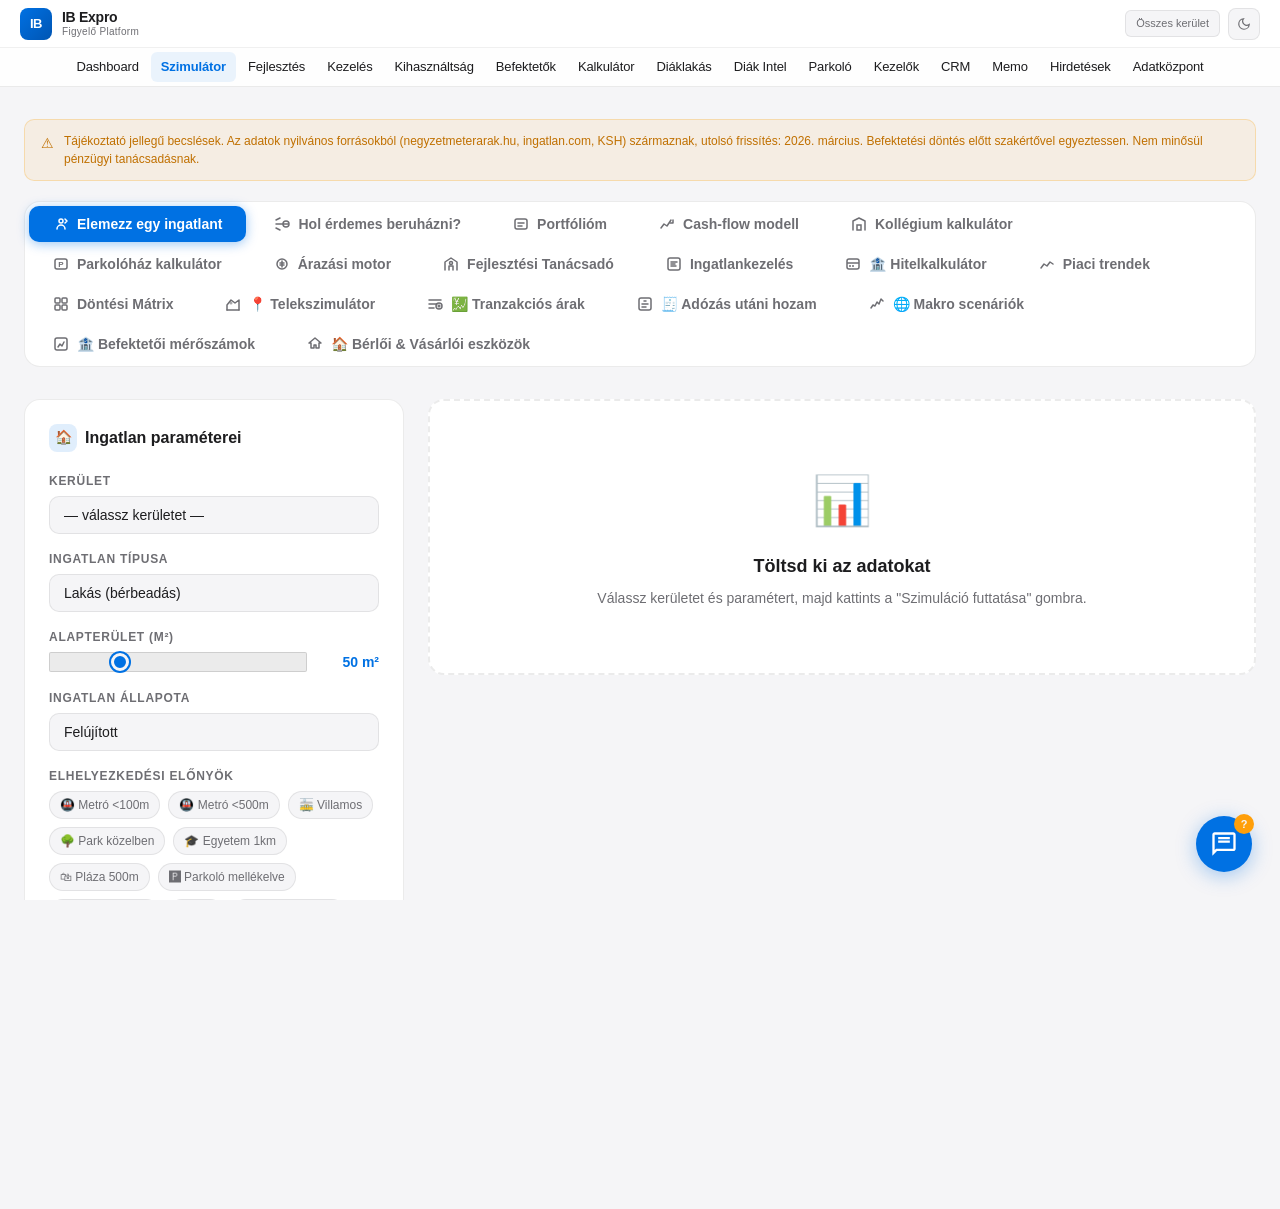
<file: simulator.html>
<!DOCTYPE html>
<!--
  
  Budapest Ingatlan Befektetési Szimulátor
  © 2026 — Statikus adatelemzési eszköz ingatlankezelési döntéstámogatáshoz
-->
<html lang="hu" data-theme="light">
<head>
<meta charset="UTF-8">
<meta name="viewport" content="width=device-width, initial-scale=1.0">
<title>IB Exproconsult — Befektetési Szimulátor</title>
<meta name="description" content="Budapest kerületi ingatlan befektetési szimulátor — megtérülés, hozam, fordított keresés">
<style>
/* =========================================================
   DESIGN TOKENS
   ========================================================= */
:root {
  --bg: #F5F5F7;
  --surface: #FFFFFF;
  --surface-2: #F5F5F7;
  --surface2: #F5F5F7;
  --surface-3: #E5E5EA;
  --border: rgba(0,0,0,0.08);
  --border-h: rgba(0,0,0,0.14);
  --accent: #0071E3;
  --accent-hover: #0077ED;
  --accent-light: rgba(0,113,227,0.12);
  --primary: #0071E3;
  --primary-h: #0077ED;
  --ib-blue: #0071E3;
  --ib-blue-h: #0077ED;
  --ib-blue-glow: rgba(0,113,227,0.15);
  --gold: #FF9F0A;
  --green: #34C759;
  --red: #FF3B30;
  --orange: #FF9500;
  --purple: #AF52DE;
  --teal: #5AC8FA;
  --cyan: #5AC8FA;
  --success: #34C759;
  --warning: #FF9F0A;
  --danger: #FF3B30;
  --info: #5AC8FA;
  --text: #1D1D1F;
  --text-muted: #6E6E73;
  --text-dim: #AEAEB2;
  --text-faint: #AEAEB2;
  --radius: 10px;
  --radius-sm: 6px;
  --radius-md: 10px;
  --radius-lg: 14px;
  --radius-xl: 18px;
  --shadow: 0 4px 24px rgba(0,0,0,0.4);
  --font: 'Inter', -apple-system, BlinkMacSystemFont, 'Segoe UI', system-ui, sans-serif;
  --text-xs: 10px;
  --text-sm: 12px;
  --text-base: 13px;
  --text-md: 14px;
  --text-lg: 16px;
  --text-xl: 20px;
  --text-2xl: 28px;

      --header-h: 56px;
      --sidebar-w: 340px;
    }

/* =========================================================
   RESET & BASE
   ========================================================= */
*, *::before, *::after { box-sizing: border-box; margin: 0; padding: 0; }
html, body { height: 100%; background: var(--bg); color: var(--text); font-family: var(--font); font-size: 14px; line-height: 1.5; overflow-x: hidden; }
a { color: var(--accent); text-decoration: none; }
button { cursor: pointer; border: none; font-family: inherit; }
input, select, textarea { font-family: inherit; }
.tabular { font-variant-numeric: tabular-nums lining-nums; }

/* =========================================================
   LAYOUT
   ========================================================= */
.page {
  min-height: 100vh;
  display: flex;
  flex-direction: column;
}

/* NAV */
.nav {
  background: var(--surface);
  border-bottom: 1px solid var(--border);
  padding: 0 24px;
  height: 56px;
  display: flex;
  align-items: center;
  gap: 16px;
  position: sticky;
  top: 0;
  z-index: 100;
  flex-shrink: 0;
}
.nav-logo {
  display: flex;
  align-items: center;
  gap: 10px;
  font-weight: 700;
  font-size: 15px;
  color: var(--text);
}
.nav-logo svg { flex-shrink: 0; }
.nav-back {
  display: flex;
  align-items: center;
  gap: 6px;
  font-size: 13px;
  color: var(--text-muted);
  padding: 6px 12px;
  border-radius: 6px;
  background: var(--surface2);
  border: 1px solid var(--border);
  transition: all 0.15s;
}
.nav-back:hover { color: var(--text); border-color: var(--accent); }
.nav-spacer { flex: 1; }
.nav-badge {
  font-size: 11px;
  background: var(--accent-light);
  color: var(--accent);
  border: 1px solid rgba(0,113,227,0.3);
  padding: 3px 10px;
  border-radius: 20px;
  font-weight: 600;
  letter-spacing: 0.03em;
}

/* MAIN */
.main-content {
  flex: 1;
  padding: 32px 24px 64px;
  max-width: 1400px;
  margin: 0 auto;
  width: 100%;
}

/* TAB SWITCHER */
.mode-tabs {
  display: flex;
  gap: 4px;
  background: var(--surface);
  border: 1px solid var(--border);
  border-radius: var(--radius-lg);
  padding: 4px;
  width: fit-content;
  margin-bottom: 32px;
}
.mode-tab {
  padding: 10px 24px;
  border-radius: 10px;
  font-size: 14px;
  font-weight: 600;
  color: var(--text-muted);
  background: transparent;
  transition: all 0.2s;
  display: flex;
  align-items: center;
  gap: 8px;
}
.mode-tab:hover { color: var(--text); }
.mode-tab.active {
  background: var(--accent);
  color: #fff;
  box-shadow: 0 2px 12px rgba(0,113,227,0.4);
}

/* =========================================================
   FORWARD MODE LAYOUT
   ========================================================= */
.sim-grid {
  display: grid;
  grid-template-columns: 380px 1fr;
  gap: 24px;
  align-items: start;
}
@media (max-width: 900px) {
  .sim-grid { grid-template-columns: 1fr; }
}

/* INPUT CARD */
.input-card {
  background: var(--surface);
  border: 1px solid var(--border);
  border-radius: var(--radius-lg);
  padding: 24px;
  position: sticky;
  top: 80px;
}
.input-card h2 {
  font-size: 16px;
  font-weight: 700;
  margin-bottom: 20px;
  display: flex;
  align-items: center;
  gap: 8px;
}
.input-card h2 .icon {
  width: 28px; height: 28px;
  background: var(--accent-light);
  border-radius: 8px;
  display: flex; align-items: center; justify-content: center;
  font-size: 14px;
}

.form-group {
  margin-bottom: 16px;
}
.form-label {
  display: block;
  font-size: 12px;
  font-weight: 600;
  color: var(--text-muted);
  text-transform: uppercase;
  letter-spacing: 0.06em;
  margin-bottom: 6px;
}
.form-control {
  width: 100%;
  background: var(--surface2);
  border: 1px solid var(--border);
  border-radius: var(--radius);
  padding: 10px 14px;
  color: var(--text);
  font-size: 14px;
  transition: border-color 0.15s;
  appearance: none;
}
.form-control:focus {
  outline: none;
  border-color: var(--accent);
  box-shadow: 0 0 0 3px var(--accent-light);
}
.form-control option { background: var(--surface2); }

.form-row { display: grid; grid-template-columns: 1fr 1fr; gap: 12px; }

/* Slider */
.slider-wrap { display: flex; align-items: center; gap: 12px; }
.slider-wrap input[type=range] {
  flex: 1;
  -webkit-appearance: none;
  height: 4px;
  background: var(--border);
  border-radius: 2px;
  outline: none;
}
.slider-wrap input[type=range]::-webkit-slider-thumb {
  -webkit-appearance: none;
  width: 18px; height: 18px;
  background: var(--accent);
  border-radius: 50%;
  cursor: pointer;
  border: 3px solid var(--bg);
  box-shadow: 0 0 0 2px var(--accent);
}
.slider-val {
  min-width: 60px;
  font-size: 14px;
  font-weight: 700;
  color: var(--accent);
  text-align: right;
  font-variant-numeric: tabular-nums;
}

/* Checkboxes */
.check-group { display: flex; flex-wrap: wrap; gap: 8px; margin-top: 6px; }
.check-chip {
  display: flex; align-items: center; gap: 5px;
  background: var(--surface2);
  border: 1px solid var(--border);
  border-radius: 20px;
  padding: 4px 10px;
  font-size: 12px;
  cursor: pointer;
  transition: all 0.15s;
  color: var(--text-muted);
  user-select: none;
}
.check-chip input { display: none; }
.check-chip.active, .check-chip:has(input:checked) {
  border-color: var(--accent);
  background: var(--accent-light);
  color: var(--accent);
}

.btn-primary {
  width: 100%;
  padding: 12px;
  background: var(--accent);
  color: #fff;
  font-size: 15px;
  font-weight: 700;
  border-radius: var(--radius);
  border: none;
  margin-top: 8px;
  transition: all 0.15s;
  letter-spacing: 0.01em;
}
.btn-primary:hover { background: var(--accent-hover); transform: translateY(-1px); box-shadow: 0 4px 16px rgba(0,113,227,0.4); }
.btn-primary:active { transform: translateY(0); }

/* =========================================================
   RESULTS PANEL
   ========================================================= */
.results-panel { display: flex; flex-direction: column; gap: 20px; }

/* Empty state */
.empty-state {
  background: var(--surface);
  border: 2px dashed var(--border);
  border-radius: var(--radius-lg);
  padding: 64px 32px;
  text-align: center;
  color: var(--text-muted);
}
.empty-state .big-icon { font-size: 48px; margin-bottom: 16px; }
.empty-state h3 { font-size: 18px; color: var(--text); margin-bottom: 8px; }

/* KPI row */
.kpi-row {
  display: grid;
  grid-template-columns: repeat(4, 1fr);
  gap: 12px;
}
@media (max-width: 1100px) { .kpi-row { grid-template-columns: repeat(2,1fr); } }

.kpi-card {
  background: var(--surface);
  border: 1px solid var(--border);
  border-radius: var(--radius-lg);
  padding: 20px;
  position: relative;
  overflow: hidden;
}
.kpi-card::before {
  content: '';
  position: absolute;
  top: 0; left: 0; right: 0;
  height: 3px;
  background: var(--kpi-color, var(--accent));
}
.kpi-label {
  font-size: 11px;
  font-weight: 700;
  text-transform: uppercase;
  letter-spacing: 0.07em;
  color: var(--text-muted);
  margin-bottom: 8px;
}
.kpi-value {
  font-size: 28px;
  font-weight: 800;
  color: var(--kpi-color, var(--text));
  line-height: 1.1;
  font-variant-numeric: tabular-nums;
}
.kpi-sub {
  font-size: 12px;
  color: var(--text-muted);
  margin-top: 4px;
}
.kpi-delta {
  display: inline-flex;
  align-items: center;
  gap: 3px;
  font-size: 11px;
  font-weight: 600;
  padding: 2px 7px;
  border-radius: 10px;
  margin-top: 6px;
}
.kpi-delta.up { background: rgba(16,185,129,0.15); color: var(--green); }
.kpi-delta.down { background: rgba(239,68,68,0.15); color: var(--red); }
.kpi-delta.neutral { background: rgba(255,255,255,0.08); color: var(--text-muted); }

/* Detail sections */
.detail-card {
  background: var(--surface);
  border: 1px solid var(--border);
  border-radius: var(--radius-lg);
  padding: 24px;
}
.detail-card h3 {
  font-size: 14px;
  font-weight: 700;
  color: var(--text-muted);
  text-transform: uppercase;
  letter-spacing: 0.06em;
  margin-bottom: 16px;
  display: flex;
  align-items: center;
  gap: 8px;
}

/* Size breakdown table */
.size-table { width: 100%; border-collapse: collapse; }
.size-table th {
  text-align: left;
  font-size: 11px;
  font-weight: 700;
  text-transform: uppercase;
  letter-spacing: 0.05em;
  color: var(--text-muted);
  padding: 0 12px 10px;
  border-bottom: 1px solid var(--border);
}
.size-table td {
  padding: 10px 12px;
  font-size: 13px;
  border-bottom: 1px solid rgba(45,50,80,0.5);
  font-variant-numeric: tabular-nums;
}
.size-table tr:last-child td { border-bottom: none; }
.size-table .highlight { color: var(--accent); font-weight: 700; }
.size-table .green { color: var(--green); font-weight: 700; }
.size-table .orange { color: var(--orange); font-weight: 700; }
.size-table .red { color: var(--red); }
.size-table tr:hover td { background: rgba(0,113,227,0.05); }

/* Neighborhood score */
.nbhd-grid { display: grid; grid-template-columns: repeat(3,1fr); gap: 12px; }
@media (max-width: 800px) { .nbhd-grid { grid-template-columns: repeat(2,1fr); } }
.nbhd-item {
  background: var(--surface2);
  border: 1px solid var(--border);
  border-radius: var(--radius);
  padding: 14px;
}
.nbhd-name { font-size: 11px; color: var(--text-muted); margin-bottom: 6px; font-weight: 600; text-transform: uppercase; letter-spacing: 0.04em; }
.nbhd-val { font-size: 20px; font-weight: 800; }
.nbhd-bar-wrap { margin-top: 8px; height: 4px; background: var(--border); border-radius: 2px; overflow: hidden; }
.nbhd-bar { height: 100%; border-radius: 2px; transition: width 0.6s ease; }

/* Rent range visual */
.rent-range {
  display: flex;
  align-items: center;
  gap: 12px;
  padding: 16px;
  background: var(--surface2);
  border-radius: var(--radius);
  border: 1px solid var(--border);
  margin-bottom: 12px;
}
.rent-range .label { font-size: 12px; color: var(--text-muted); min-width: 90px; font-weight: 600; }
.rent-range .track { flex: 1; height: 8px; background: var(--border); border-radius: 4px; position: relative; }
.rent-range .fill { height: 100%; border-radius: 4px; background: linear-gradient(90deg, var(--accent), #5856D6); }
.rent-range .values { display: flex; justify-content: space-between; font-size: 11px; color: var(--text-muted); margin-top: 4px; }
.rent-range-block { flex: 1; }
.rent-val { min-width: 100px; text-align: right; }
.rent-val .mid { font-size: 18px; font-weight: 800; color: var(--text); font-variant-numeric: tabular-nums; }
.rent-val .range-txt { font-size: 11px; color: var(--text-muted); }

/* Purchase estimate */
.purchase-block {
  display: grid;
  grid-template-columns: 1fr 1fr 1fr;
  gap: 12px;
  margin-top: 4px;
}
@media (max-width: 800px) { .purchase-block { grid-template-columns: 1fr 1fr; } }
.purchase-item {
  background: var(--surface2);
  border: 1px solid var(--border);
  border-radius: var(--radius);
  padding: 14px;
  text-align: center;
}
.purchase-item .p-label { font-size: 11px; color: var(--text-muted); text-transform: uppercase; font-weight: 600; letter-spacing: 0.04em; margin-bottom: 6px; }
.purchase-item .p-val { font-size: 17px; font-weight: 800; font-variant-numeric: tabular-nums; }

/* Progress bar for scores */
.score-row { display: flex; align-items: center; gap: 12px; margin-bottom: 10px; }
.score-label { font-size: 12px; color: var(--text-muted); min-width: 140px; }
.score-bar-wrap { flex: 1; height: 6px; background: var(--border); border-radius: 3px; }
.score-bar { height: 100%; border-radius: 3px; transition: width 0.5s ease; }
.score-num { font-size: 12px; font-weight: 700; min-width: 36px; text-align: right; }

/* =========================================================
   REVERSE MODE
   ========================================================= */
.reverse-grid {
  display: grid;
  grid-template-columns: 340px 1fr;
  gap: 24px;
  align-items: start;
}
@media (max-width: 900px) { .reverse-grid { grid-template-columns: 1fr; } }

/* Ranking table */
.rank-table-wrap { overflow-x: auto; }
.rank-table { width: 100%; border-collapse: collapse; min-width: 700px; }
.rank-table thead th {
  text-align: left;
  font-size: 11px;
  font-weight: 700;
  text-transform: uppercase;
  letter-spacing: 0.06em;
  color: var(--text-muted);
  padding: 0 16px 12px;
  border-bottom: 1px solid var(--border);
  cursor: pointer;
  user-select: none;
  white-space: nowrap;
}
.rank-table thead th:hover { color: var(--text); }
.rank-table thead th .sort-icon { opacity: 0.4; margin-left: 4px; }
.rank-table thead th.sorted .sort-icon { opacity: 1; color: var(--accent); }
.rank-table tbody tr {
  border-bottom: 1px solid rgba(45,50,80,0.5);
  transition: background 0.15s;
}
.rank-table tbody tr:hover { background: rgba(0,113,227,0.05); }
.rank-table tbody tr.top-pick { background: rgba(0,113,227,0.07); border-left: 3px solid var(--accent); }
.rank-table td { padding: 12px 16px; font-size: 13px; font-variant-numeric: tabular-nums; }
.rank-num { font-size: 16px; font-weight: 800; color: var(--text-dim); }
.rank-num.gold { color: var(--gold); }
.rank-num.silver { color: #6E6E73; }
.rank-num.bronze { color: #b45309; }
.district-badge {
  display: inline-flex;
  align-items: center;
  justify-content: center;
  width: 36px; height: 36px;
  background: var(--accent-light);
  border: 1px solid rgba(0,113,227,0.3);
  border-radius: 8px;
  font-weight: 800;
  font-size: 11px;
  color: var(--accent);
}
.composite-bar { display: flex; align-items: center; gap: 8px; }
.composite-bar .bar-wrap { flex: 1; max-width: 100px; height: 6px; background: var(--border); border-radius: 3px; }
.composite-bar .bar-fill { height: 100%; border-radius: 3px; background: linear-gradient(90deg, var(--accent), #5856D6); }
.tag {
  display: inline-block;
  font-size: 10px;
  font-weight: 700;
  padding: 2px 7px;
  border-radius: 10px;
  margin: 2px 2px 2px 0;
}
.tag-green { background: rgba(16,185,129,0.15); color: var(--green); }
.tag-blue { background: rgba(0,113,227,0.15); color: var(--accent); }
.tag-orange { background: rgba(249,115,22,0.15); color: var(--orange); }
.tag-purple { background: rgba(139,92,246,0.15); color: #a78bfa; }

/* Filter summary chips */
.filter-summary { display: flex; gap: 8px; flex-wrap: wrap; margin-bottom: 16px; }
.filter-chip {
  background: var(--surface2);
  border: 1px solid var(--border);
  border-radius: 20px;
  padding: 4px 12px;
  font-size: 12px;
  color: var(--text-muted);
  display: flex; align-items: center; gap: 5px;
}
.filter-chip .val { color: var(--accent); font-weight: 700; }

/* Recommendation cards (top 3) */
.top-picks {
  display: grid;
  grid-template-columns: repeat(3,1fr);
  gap: 16px;
  margin-bottom: 24px;
}
@media (max-width: 900px) { .top-picks { grid-template-columns: 1fr; } }
.pick-card {
  background: var(--surface);
  border: 1px solid var(--border);
  border-radius: var(--radius-lg);
  padding: 20px;
  position: relative;
  overflow: hidden;
  transition: transform 0.2s, box-shadow 0.2s;
}
.pick-card:hover { transform: translateY(-2px); box-shadow: var(--shadow); }
.pick-card.first { border-color: var(--gold); }
.pick-card.second { border-color: #6E6E73; }
.pick-card.third { border-color: #b45309; }
.pick-rank {
  position: absolute;
  top: 16px; right: 16px;
  font-size: 24px;
  font-weight: 900;
  opacity: 0.15;
}
.pick-district { font-size: 28px; font-weight: 900; color: var(--accent); margin-bottom: 4px; }
.pick-zone { font-size: 12px; color: var(--text-muted); margin-bottom: 12px; }
.pick-stats { display: flex; flex-direction: column; gap: 6px; }
.pick-stat { display: flex; justify-content: space-between; align-items: center; }
.pick-stat-label { font-size: 12px; color: var(--text-muted); }
.pick-stat-val { font-size: 13px; font-weight: 700; font-variant-numeric: tabular-nums; }
.pick-tags { margin-top: 12px; display: flex; flex-wrap: wrap; gap: 4px; }

/* Beruházástípus specifikus kalkuláció */
.strat-card {
  background: var(--surface2);
  border: 1px solid var(--border);
  border-radius: var(--radius);
  padding: 16px;
  margin-top: 12px;
}
.strat-card h4 { font-size: 13px; font-weight: 700; margin-bottom: 10px; color: var(--text-muted); text-transform: uppercase; letter-spacing: 0.05em; }
.strat-row { display: flex; justify-content: space-between; padding: 6px 0; border-bottom: 1px solid rgba(45,50,80,0.4); font-size: 13px; }
.strat-row:last-child { border-bottom: none; }
.strat-row .sval { font-weight: 700; font-variant-numeric: tabular-nums; }

/* =========================================================
   FOOTER
   ========================================================= */
.footer {
  border-top: 1px solid var(--border);
  padding: 20px 24px;
  text-align: center;
  font-size: 12px;
  color: var(--text-dim);
  background: var(--surface);
  flex-shrink: 0;
}
.footer a { color: var(--text-muted); }
.footer a:hover { color: var(--accent); }

/* =========================================================
   DISCLAIMER
   ========================================================= */
.disclaimer {
  background: rgba(245,158,11,0.08);
  border: 1px solid rgba(245,158,11,0.25);
  border-radius: var(--radius);
  padding: 12px 16px;
  font-size: 12px;
  color: var(--gold);
  display: flex;
  gap: 10px;
  align-items: flex-start;
  margin-bottom: 20px;
}
.disclaimer .dis-icon { flex-shrink: 0; font-size: 14px; margin-top: 1px; }

/* mode panel toggle */
.mode-panel { display: none; }
.mode-panel.visible { display: block; }

/* Loading spinner */
.spinner {
  display: inline-block; width: 16px; height: 16px;
  border: 2px solid rgba(255,255,255,0.3);
  border-top-color: #fff;
  border-radius: 50%;
  animation: spin 0.6s linear infinite;
  margin-right: 8px;
}
@keyframes spin { to { transform: rotate(360deg); } }

/* Tooltip */
.tooltip-wrap { position: relative; display: inline-block; }
.tooltip-wrap .tooltip {
  display: none; position: absolute; bottom: calc(100% + 6px); left: 50%; transform: translateX(-50%);
  background: #FFFFFF; border: 1px solid var(--border); border-radius: 6px;
  padding: 8px 12px; font-size: 12px; color: var(--text); min-width: 200px; z-index: 200;
  box-shadow: var(--shadow); line-height: 1.5;
}
.tooltip-wrap:hover .tooltip { display: block; }

/* highlight pulsing star */
@keyframes pulse-star { 0%,100%{transform:scale(1);opacity:1} 50%{transform:scale(1.3);opacity:0.8} }
.star { animation: pulse-star 2s ease-in-out infinite; display: inline-block; }

/* =========================================================
   B1-B4 + C2 EXTENSION STYLES
   ========================================================= */

/* Mode tabs overflow scroll on mobile */
.mode-tabs { flex-wrap: wrap; }
@media (max-width: 1100px) { .mode-tabs { width: 100%; } }

/* B1 Portfolio */
.pf-toolbar { display: flex; justify-content: space-between; align-items: center; margin-bottom: 16px; flex-wrap: wrap; gap: 10px; }
.pf-toolbar .btn-add {
  display: inline-flex; align-items: center; gap: 6px;
  padding: 10px 18px; background: var(--accent); color: #fff;
  border-radius: var(--radius); font-size: 14px; font-weight: 700;
  transition: all 0.15s; border: none; cursor: pointer;
}
.pf-toolbar .btn-add:hover { background: var(--accent-hover); transform: translateY(-1px); }
.pf-toolbar .btn-csv {
  padding: 8px 14px; background: var(--surface2); color: var(--text-muted);
  border: 1px solid var(--border); border-radius: var(--radius);
  font-size: 12px; font-weight: 600; cursor: pointer; transition: all 0.15s;
}
.pf-toolbar .btn-csv:hover { border-color: var(--accent); color: var(--accent); }

.pf-table-wrap { overflow-x: auto; }
.pf-table { width: 100%; border-collapse: collapse; min-width: 900px; }
.pf-table th {
  text-align: left; font-size: 11px; font-weight: 700;
  text-transform: uppercase; letter-spacing: 0.05em;
  color: var(--text-muted); padding: 0 10px 10px;
  border-bottom: 1px solid var(--border); white-space: nowrap;
}
.pf-table td {
  padding: 10px; font-size: 13px;
  border-bottom: 1px solid rgba(45,50,80,0.5);
  font-variant-numeric: tabular-nums;
}
.pf-table tr:hover td { background: rgba(0,113,227,0.05); }
.pf-table .form-control { padding: 6px 8px; font-size: 13px; }
.pf-table input[type=number] { width: 100px; }
.pf-table select { min-width: 80px; }
.pf-table .btn-del {
  padding: 6px 10px; background: rgba(239,68,68,0.15); color: var(--red);
  border-radius: 6px; font-size: 12px; font-weight: 600; cursor: pointer;
  border: 1px solid rgba(239,68,68,0.3); transition: all 0.15s;
}
.pf-table .btn-del:hover { background: var(--red); color: #fff; }
.pf-summary {
  display: grid; grid-template-columns: repeat(auto-fit, minmax(180px, 1fr));
  gap: 12px; margin-top: 20px;
}
.pf-summary-card {
  background: var(--surface2); border: 1px solid var(--border);
  border-radius: var(--radius); padding: 14px;
}
.pf-summary-card .ps-label { font-size: 11px; color: var(--text-muted); text-transform: uppercase; font-weight: 600; letter-spacing: 0.04em; margin-bottom: 4px; }
.pf-summary-card .ps-val { font-size: 20px; font-weight: 800; font-variant-numeric: tabular-nums; }

/* B2 Cash-flow */
.cf-grid { display: grid; grid-template-columns: 380px 1fr; gap: 24px; align-items: start; }
@media (max-width: 900px) { .cf-grid { grid-template-columns: 1fr; } }
.cf-results { display: flex; flex-direction: column; gap: 20px; }
.cf-table-wrap { overflow-x: auto; }
.cf-table { width: 100%; border-collapse: collapse; min-width: 700px; }
.cf-table th {
  text-align: left; font-size: 11px; font-weight: 700;
  text-transform: uppercase; letter-spacing: 0.05em;
  color: var(--text-muted); padding: 0 10px 10px;
  border-bottom: 1px solid var(--border); white-space: nowrap;
}
.cf-table td {
  padding: 10px; font-size: 13px;
  border-bottom: 1px solid rgba(45,50,80,0.5);
  font-variant-numeric: tabular-nums;
}
.cf-table tr:hover td { background: rgba(0,113,227,0.05); }
.cf-table tr.breakeven td { background: rgba(16,185,129,0.1); font-weight: 700; }
.cf-chart-wrap { position: relative; height: 320px; }
.cf-breakeven {
  margin-top: 12px; padding: 14px 18px;
  background: rgba(16,185,129,0.08); border: 1px solid rgba(16,185,129,0.3);
  border-radius: var(--radius); font-size: 14px; font-weight: 700;
  color: var(--green); display: flex; align-items: center; gap: 8px;
}

/* B3 Kollégium */
.kol-grid { display: grid; grid-template-columns: 380px 1fr; gap: 24px; align-items: start; }
@media (max-width: 900px) { .kol-grid { grid-template-columns: 1fr; } }
.kol-results { display: flex; flex-direction: column; gap: 20px; }
.kol-compare { display: grid; grid-template-columns: 1fr 1fr; gap: 16px; }
@media (max-width: 700px) { .kol-compare { grid-template-columns: 1fr; } }
.kol-compare-col {
  background: var(--surface2); border: 1px solid var(--border);
  border-radius: var(--radius-lg); padding: 20px;
}
.kol-compare-col h4 {
  font-size: 14px; font-weight: 700; margin-bottom: 12px;
  display: flex; align-items: center; gap: 8px;
}
.kol-compare-row { display: flex; justify-content: space-between; padding: 6px 0; border-bottom: 1px solid rgba(45,50,80,0.4); font-size: 13px; }
.kol-compare-row:last-child { border-bottom: none; }
.kol-compare-row .cv { font-weight: 700; font-variant-numeric: tabular-nums; }

/* B4 Parkoló */
.park-grid { display: grid; grid-template-columns: 380px 1fr; gap: 24px; align-items: start; }
@media (max-width: 900px) { .park-grid { grid-template-columns: 1fr; } }
.park-results { display: flex; flex-direction: column; gap: 20px; }
.sens-table { width: 100%; border-collapse: collapse; }
.sens-table th {
  text-align: left; font-size: 11px; font-weight: 700;
  text-transform: uppercase; letter-spacing: 0.05em;
  color: var(--text-muted); padding: 0 10px 10px;
  border-bottom: 1px solid var(--border);
}
.sens-table td {
  padding: 10px; font-size: 13px;
  border-bottom: 1px solid rgba(45,50,80,0.5);
  font-variant-numeric: tabular-nums;
}
.sens-table tr:hover td { background: rgba(0,113,227,0.05); }
.sens-table tr.current td { background: rgba(0,113,227,0.1); font-weight: 700; }

/* C2 Árazási motor */
.arazo-header {
  background: var(--surface); border: 1px solid var(--border);
  border-radius: var(--radius-lg); padding: 20px; margin-bottom: 20px;
}
.arazo-header p { font-size: 13px; color: var(--text-muted); line-height: 1.6; }
.arazo-cards { display: flex; flex-direction: column; gap: 16px; }
.arazo-card {
  background: var(--surface); border: 1px solid var(--border);
  border-radius: var(--radius-lg); padding: 20px;
  display: grid; grid-template-columns: 1fr auto; gap: 20px;
  align-items: center; transition: border-color 0.2s;
}
@media (max-width: 700px) { .arazo-card { grid-template-columns: 1fr; } }
.arazo-card.under { border-left: 3px solid var(--red); }
.arazo-card.close { border-left: 3px solid var(--gold); }
.arazo-card.above { border-left: 3px solid var(--green); }
.arazo-card-title { font-size: 15px; font-weight: 700; margin-bottom: 6px; }
.arazo-stats { display: flex; gap: 24px; flex-wrap: wrap; }
.arazo-stat { display: flex; flex-direction: column; }
.arazo-stat .as-label { font-size: 11px; color: var(--text-muted); text-transform: uppercase; font-weight: 600; }
.arazo-stat .as-val { font-size: 16px; font-weight: 700; font-variant-numeric: tabular-nums; margin-top: 2px; }
.arazo-badge {
  display: inline-flex; align-items: center; gap: 4px;
  font-size: 12px; font-weight: 700; padding: 4px 10px;
  border-radius: 20px;
}
.arazo-badge.under-badge { background: rgba(239,68,68,0.15); color: var(--red); }
.arazo-badge.close-badge { background: rgba(249,115,22,0.15); color: var(--gold); }
.arazo-badge.above-badge { background: rgba(16,185,129,0.15); color: var(--green); }
.arazo-summary {
  background: var(--surface); border: 1px solid var(--border);
  border-radius: var(--radius-lg); padding: 20px; margin-top: 20px;
}
.arazo-summary .as-total {
  font-size: 20px; font-weight: 800; color: var(--red);
  margin-bottom: 4px; font-variant-numeric: tabular-nums;
}
.arazo-btn {
  display: inline-flex; align-items: center; gap: 8px;
  padding: 12px 24px; background: var(--accent); color: #fff;
  font-size: 14px; font-weight: 700; border-radius: var(--radius);
  border: none; cursor: pointer; margin-top: 16px; transition: all 0.15s;
}
.arazo-btn:hover { background: var(--accent-hover); transform: translateY(-1px); }

/* Toast notification */
.toast {
  position: fixed; bottom: 24px; right: 24px;
  background: var(--surface); border: 1px solid var(--green);
  border-radius: var(--radius); padding: 16px 24px;
  font-size: 14px; color: var(--green); font-weight: 600;
  box-shadow: var(--shadow); z-index: 9999;
  transform: translateY(100px); opacity: 0;
  transition: all 0.3s ease;
}
.toast.show { transform: translateY(0); opacity: 1; }

/* ── Dark mode ──────────────────────────────────────────── */
[data-theme="dark"] {
  --bg: #1C1C1E;
  --surface: #2C2C2E;
  --surface-2: #3A3A3C;
  --surface-3: #48484A;
  --border: rgba(255,255,255,0.10);
  --text: #F5F5F7;
  --text-muted: #AEAEB2;
  --text-dim: #636366;
  --text-faint: #48484A;
  --accent: #0A84FF;
  --primary: #0A84FF;
  --primary-h: #409CFF;
  --shadow: 0 4px 24px rgba(0,0,0,0.6);
}

/* ── Kétszintes nav ── */
.ib-header-wrap { position:sticky; top:0; z-index:200; }
.ib-header-top {
  display:flex; align-items:center; justify-content:space-between;
  padding:0 20px; height:48px;
  background:rgba(255,255,255,0.92);
  border-bottom:1px solid rgba(0,0,0,0.06);
  backdrop-filter:blur(12px); -webkit-backdrop-filter:blur(12px);
}
.ib-header-nav {
  display:flex; align-items:center; justify-content:center;
  flex-wrap:wrap; gap:2px;
  padding:4px 16px;
  background:rgba(255,255,255,0.85);
  border-bottom:1px solid rgba(0,0,0,0.08);
  backdrop-filter:blur(12px); -webkit-backdrop-filter:blur(12px);
}
[data-theme="dark"] .ib-header-top,
[data-theme="dark"] .ib-header-nav {
  background:rgba(28,28,30,0.92);
  border-color:rgba(255,255,255,0.08);
}

</style>
<link rel="stylesheet" href="libs/ib-design-system.css">
</head>
<body>
<div class="page">
  <div class="ib-header-wrap">
  <div class="ib-header-top">
    <div style="display:flex;align-items:center;gap:10px;flex-shrink:0;">
      <div style="width:32px;height:32px;border-radius:8px;background:linear-gradient(135deg,#0071E3,#0055B3);display:flex;align-items:center;justify-content:center;font-size:13px;font-weight:800;color:#fff;letter-spacing:-0.5px;flex-shrink:0;">IB</div>
      <div>
        <div style="font-size:14px;font-weight:700;color:#1D1D1F;letter-spacing:-0.02em;line-height:1.2;">IB Expro</div>
        <div style="font-size:10px;color:#6E6E73;letter-spacing:0.03em;line-height:1.2;">Figyelő Platform</div>
      </div>
    </div>
    <div style="display:flex;align-items:center;gap:8px;flex-shrink:0;">
<div style="display:flex;align-items:center;gap:8px;flex-shrink:0;">
    <span id="selected-district-badge" style="font-size:11px;color:#6E6E73;font-weight:500;padding:4px 10px;background:#F5F5F7;border-radius:6px;border:1px solid rgba(0,0,0,0.08);white-space:nowrap;">Összes kerület</span>
    <button style="width:32px;height:32px;border-radius:8px;background:#F5F5F7;border:1px solid rgba(0,0,0,0.08);color:#6E6E73;display:flex;align-items:center;justify-content:center;cursor:pointer;transition:all 0.15s;" data-theme-toggle aria-label="Téma váltás" onmouseover="this.style.borderColor='#0071E3';this.style.color='#0071E3'" onmouseout="this.style.borderColor='rgba(0,0,0,0.08)';this.style.color='#6E6E73'">
      <svg width="14" height="14" viewBox="0 0 24 24" fill="none" stroke="currentColor" stroke-width="2"><path d="M21 12.79A9 9 0 1 1 11.21 3 7 7 0 0 0 21 12.79z"/></svg>
    </button>
  </div>
    </div>
  </div>
  <nav class="ib-header-nav" id="main-nav">
    <a href="index.html" class="ib-nav-link">Dashboard</a>
    <a href="simulator.html" class="ib-nav-link active">Szimulátor</a>
    <a href="development.html" class="ib-nav-link">Fejlesztés</a>
    <a href="property_mgmt.html" class="ib-nav-link">Kezelés</a>
    <a href="occupancy.html" class="ib-nav-link">Kihasználtság</a>
    <a href="investor.html" class="ib-nav-link">Befektetők</a>
    <a href="investment_calculator.html" class="ib-nav-link">Kalkulátor</a>
    <a href="apartment_converter.html" class="ib-nav-link">Diáklakás</a>
    <a href="student_intel.html" class="ib-nav-link">Diák Intel</a>
    <a href="parking_intel.html" class="ib-nav-link">Parkoló</a>
    <a href="property_managers.html" class="ib-nav-link">Kezelők</a>
    <a href="crm.html" class="ib-nav-link">CRM</a>
    <a href="memo.html" class="ib-nav-link">Memo</a>
    <a href="listings.html" class="ib-nav-link">Hirdetések</a>
    <a href="adatkozpont.html" class="ib-nav-link">Adatközpont</a>
  </nav>
</div>

  <!-- MAIN CONTENT -->
  <div class="main-content">
    <div class="disclaimer">
      <span class="dis-icon">⚠</span>
      <span>Tájékoztató jellegű becslések. Az adatok nyilvános forrásokból (negyzetmeterarak.hu, ingatlan.com, KSH) származnak, utolsó frissítés: 2026. március. Befektetési döntés előtt szakértővel egyeztessen. Nem minősül pénzügyi tanácsadásnak.</span>
    </div>

    <!-- MODE TABS -->
    <div class="mode-tabs">
      <button class="mode-tab active" id="tab-forward" onclick="switchMode('forward')">
        <svg width="16" height="16" viewBox="0 0 16 16" fill="none"><circle cx="8" cy="5" r="2" stroke="currentColor" stroke-width="1.5"/><path d="M4 13c0-2.21 1.79-4 4-4s4 1.79 4 4" stroke="currentColor" stroke-width="1.5" stroke-linecap="round"/><path d="M12 3l2 2-2 2" stroke="currentColor" stroke-width="1.5" stroke-linecap="round" stroke-linejoin="round"/></svg>
        Elemezz egy ingatlant
      </button>
      <button class="mode-tab" id="tab-reverse" onclick="switchMode('reverse')">
        <svg width="16" height="16" viewBox="0 0 16 16" fill="none"><path d="M2 8h12M2 4l4-2M2 12l4 2" stroke="currentColor" stroke-width="1.5" stroke-linecap="round"/><circle cx="12" cy="8" r="3" stroke="currentColor" stroke-width="1.5"/></svg>
        Hol érdemes beruházni?
      </button>
      <button class="mode-tab" id="tab-portfolio" onclick="switchMode('portfolio')">
        <svg width="16" height="16" viewBox="0 0 16 16" fill="none"><rect x="2" y="3" width="12" height="10" rx="2" stroke="currentColor" stroke-width="1.5"/><path d="M5 7h6M5 10h4" stroke="currentColor" stroke-width="1.5" stroke-linecap="round"/></svg>
        Portfólióm
      </button>
      <button class="mode-tab" id="tab-cashflow" onclick="switchMode('cashflow')">
        <svg width="16" height="16" viewBox="0 0 16 16" fill="none"><path d="M2 12l3-4 3 2 4-6" stroke="currentColor" stroke-width="1.5" stroke-linecap="round" stroke-linejoin="round"/><path d="M14 4v3h-3" stroke="currentColor" stroke-width="1.5" stroke-linecap="round" stroke-linejoin="round"/></svg>
        Cash-flow modell
      </button>
      <button class="mode-tab" id="tab-kollegium" onclick="switchMode('kollegium')">
        <svg width="16" height="16" viewBox="0 0 16 16" fill="none"><path d="M2 14V5l6-3 6 3v9" stroke="currentColor" stroke-width="1.5" stroke-linecap="round" stroke-linejoin="round"/><rect x="6" y="9" width="4" height="5" stroke="currentColor" stroke-width="1.5"/></svg>
        Kollégium kalkulátor
      </button>
      <button class="mode-tab" id="tab-parkolo" onclick="switchMode('parkolo')">
        <svg width="16" height="16" viewBox="0 0 16 16" fill="none"><rect x="2" y="3" width="12" height="10" rx="2" stroke="currentColor" stroke-width="1.5"/><text x="8" y="11" text-anchor="middle" fill="currentColor" font-size="8" font-weight="bold">P</text></svg>
        Parkolóház kalkulátor
      </button>
      <button class="mode-tab" id="tab-arazo" onclick="switchMode('arazo')">
        <svg width="16" height="16" viewBox="0 0 16 16" fill="none"><circle cx="8" cy="8" r="5" stroke="currentColor" stroke-width="1.5"/><path d="M8 5v6M6 7h4M6 9h4" stroke="currentColor" stroke-width="1.5" stroke-linecap="round"/></svg>
        Árazási motor
      </button>
      <button class="mode-tab" id="tab-fejlesztes" onclick="switchMode('fejlesztes')">
        <svg width="16" height="16" viewBox="0 0 16 16" fill="none"><path d="M2 14V6l6-4 6 4v8" stroke="currentColor" stroke-width="1.5" stroke-linecap="round" stroke-linejoin="round"/><path d="M6 14v-4h4v4" stroke="currentColor" stroke-width="1.5" stroke-linecap="round" stroke-linejoin="round"/><circle cx="8" cy="7" r="1.5" stroke="currentColor" stroke-width="1.5"/></svg>
        Fejlesztési Tanácsadó
      </button>
      <button class="mode-tab" id="tab-mgmt" onclick="switchMode('mgmt')">
        <svg width="16" height="16" viewBox="0 0 16 16" fill="none"><rect x="2" y="2" width="12" height="12" rx="2" stroke="currentColor" stroke-width="1.5"/><path d="M5 6h6M5 8h4M5 10h5" stroke="currentColor" stroke-width="1.5" stroke-linecap="round"/></svg>
        Ingatlankezelés
      </button>
      <button class="mode-tab" id="tab-hitel" onclick="switchMode('hitel')">
        <svg width="16" height="16" viewBox="0 0 16 16" fill="none"><rect x="2" y="3" width="12" height="10" rx="2" stroke="currentColor" stroke-width="1.5"/><path d="M2 7h12" stroke="currentColor" stroke-width="1.5"/><circle cx="5" cy="10" r="1" fill="currentColor"/><circle cx="8" cy="10" r="1" fill="currentColor"/></svg>
        🏦 Hitelkalkulátor
      </button>
      <button class="mode-tab" id="tab-trendek" onclick="switchMode('trendek')">
        <svg width="16" height="16" viewBox="0 0 16 16" fill="none"><path d="M2 12L5 8l3 2 3-4 3 2" stroke="currentColor" stroke-width="1.5" stroke-linecap="round" stroke-linejoin="round"/></svg>
        Piaci trendek
      </button>
      <button class="mode-tab" id="tab-matrix" onclick="switchMode('matrix')">
        <svg width="16" height="16" viewBox="0 0 16 16" fill="none"><rect x="2" y="2" width="5" height="5" rx="1" stroke="currentColor" stroke-width="1.5"/><rect x="9" y="2" width="5" height="5" rx="1" stroke="currentColor" stroke-width="1.5"/><rect x="2" y="9" width="5" height="5" rx="1" stroke="currentColor" stroke-width="1.5"/><rect x="9" y="9" width="5" height="5" rx="1" stroke="currentColor" stroke-width="1.5"/></svg>
        Döntési Mátrix
      </button>
      <button class="mode-tab" id="tab-telek" onclick="switchMode('telek')" style="border-color:#FF9F0A20;">
        <svg width="16" height="16" viewBox="0 0 16 16" fill="none"><path d="M2 14V9l4-5 4 3 4-3v10" stroke="currentColor" stroke-width="1.5" stroke-linecap="round" stroke-linejoin="round"/><path d="M2 14h12" stroke="currentColor" stroke-width="1.5" stroke-linecap="round"/><circle cx="6" cy="7" r="1.5" fill="currentColor" opacity="0.6"/></svg>
        📍 Telekszimulátor
      </button>
      <button class="mode-tab" id="tab-tranzakcio" onclick="switchMode('tranzakcio')">
        <svg width="16" height="16" viewBox="0 0 16 16" fill="none"><path d="M2 4h12M2 8h8M2 12h5" stroke="currentColor" stroke-width="1.5" stroke-linecap="round"/><circle cx="12" cy="10" r="3" stroke="currentColor" stroke-width="1.5"/><path d="M11 10h2M12 9v2" stroke="currentColor" stroke-width="1.5" stroke-linecap="round"/></svg>
        💹 Tranzakciós árak
      </button>
      <button class="mode-tab" id="tab-adozas" onclick="switchMode('adozas')">
        <svg width="16" height="16" viewBox="0 0 16 16" fill="none"><rect x="2" y="2" width="12" height="12" rx="2" stroke="currentColor" stroke-width="1.5"/><path d="M5 8h6M5 11h4M7 5h2" stroke="currentColor" stroke-width="1.5" stroke-linecap="round"/></svg>
        🧾 Adózás utáni hozam
      </button>
      <button class="mode-tab" id="tab-makro" onclick="switchMode('makro')">
        <svg width="16" height="16" viewBox="0 0 16 16" fill="none"><path d="M2 12l2-3 2 1 2-4 2 2 2-5 2 2" stroke="currentColor" stroke-width="1.5" stroke-linecap="round" stroke-linejoin="round"/></svg>
        🌐 Makro scenáriók
      </button>
      <button class="mode-tab" id="tab-befekteto" onclick="switchMode('befekteto')">
        <svg width="16" height="16" viewBox="0 0 16 16" fill="none"><rect x="2" y="2" width="12" height="12" rx="2" stroke="currentColor" stroke-width="1.5"/><path d="M5 11l2-3 2 2 2-4" stroke="currentColor" stroke-width="1.5" stroke-linecap="round" stroke-linejoin="round"/></svg>
        🏦 Befektetői mérőszámok
      </button>
      <button class="mode-tab" id="tab-berloi" onclick="switchMode('berloi')">
        <svg width="16" height="16" viewBox="0 0 16 16" fill="none"><path d="M8 2L2 7h2v5h3V9h2v3h3V7h2L8 2z" stroke="currentColor" stroke-width="1.5" stroke-linecap="round" stroke-linejoin="round"/></svg>
        🏠 Bérlői & Vásárlói eszközök
      </button>
    </div>

    <!-- FORWARD MODE -->
    <div class="mode-panel visible" id="panel-forward">
      <div class="sim-grid">
        <!-- INPUT -->
        <div class="input-card">
          <h2><span class="icon">🏠</span> Ingatlan paraméterei</h2>

          <div class="form-group">
            <label class="form-label">Kerület</label>
            <select class="form-control" id="fwd-district">
              <option value="">— válassz kerületet —</option>
            </select>
          </div>

          <div class="form-group">
            <label class="form-label">Ingatlan típusa</label>
            <select class="form-control" id="fwd-type">
              <option value="lakas">Lakás (bérbeadás)</option>
              <option value="diak">Diáklakás / kollégiumi szoba</option>
              <option value="iroda">Iroda / kereskedelmi</option>
              <option value="fejlesztes">Fejlesztés / építés</option>
            </select>
          </div>

          <div class="form-group">
            <label class="form-label">Alapterület (m²)</label>
            <div class="slider-wrap">
              <input type="range" id="fwd-size" min="20" max="150" value="50" step="5" oninput="document.getElementById('fwd-size-val').textContent=this.value+' m²'">
              <span class="slider-val" id="fwd-size-val">50 m²</span>
            </div>
          </div>

          <div class="form-group">
            <label class="form-label">Ingatlan állapota</label>
            <select class="form-control" id="fwd-condition">
              <option value="new">Új építésű (2015+)</option>
              <option value="renovated" selected>Felújított</option>
              <option value="old">Régi, felújítatlan</option>
            </select>
          </div>

          <div class="form-group">
            <label class="form-label">Elhelyezkedési előnyök</label>
            <div class="check-group">
              <label class="check-chip" onclick="this.classList.toggle('active')"><input type="checkbox" id="prem-metro100"> 🚇 Metró &lt;100m</label>
              <label class="check-chip" onclick="this.classList.toggle('active')"><input type="checkbox" id="prem-metro500"> 🚇 Metró &lt;500m</label>
              <label class="check-chip" onclick="this.classList.toggle('active')"><input type="checkbox" id="prem-tram"> 🚋 Villamos</label>
              <label class="check-chip" onclick="this.classList.toggle('active')"><input type="checkbox" id="prem-park"> 🌳 Park közelben</label>
              <label class="check-chip" onclick="this.classList.toggle('active')"><input type="checkbox" id="prem-uni"> 🎓 Egyetem 1km</label>
              <label class="check-chip" onclick="this.classList.toggle('active')"><input type="checkbox" id="prem-shop"> 🛍 Pláza 500m</label>
              <label class="check-chip" onclick="this.classList.toggle('active')"><input type="checkbox" id="prem-parking"> 🅿 Parkoló mellékelve</label>
              <label class="check-chip" onclick="this.classList.toggle('active')"><input type="checkbox" id="prem-terrace"> 🌿 Terasz/erkély</label>
              <label class="check-chip" onclick="this.classList.toggle('active')"><input type="checkbox" id="prem-lift"> 🛗 Lift</label>
              <label class="check-chip" onclick="this.classList.toggle('active')"><input type="checkbox" id="prem-quiet"> 🔇 Csendes utca</label>
            </div>
          </div>

          <div class="form-group">
            <label class="form-label">Bútorozottság</label>
            <select class="form-control" id="fwd-furnished">
              <option value="furnished">Bútorozva + felszerelve</option>
              <option value="semi" selected>Részben bútorozva</option>
              <option value="unfurnished">Bútorozatlan</option>
            </select>
          </div>

          <button class="btn-primary" onclick="runForwardSim()">
            Szimuláció futtatása →
          </button>
        </div>

        <!-- RESULTS -->
        <div class="results-panel" id="fwd-results">
          <div class="empty-state">
            <div class="big-icon">📊</div>
            <h3>Töltsd ki az adatokat</h3>
            <p>Válassz kerületet és paramétert, majd kattints a "Szimuláció futtatása" gombra.</p>
          </div>
        </div>
      </div>
    </div>

    <!-- REVERSE MODE -->
    <div class="mode-panel" id="panel-reverse">
      <div class="reverse-grid">
        <!-- INPUT -->
        <div class="input-card">
          <h2><span class="icon">🔍</span> Beruházási kritériumok</h2>

          <div class="form-group">
            <label class="form-label">Elérhető büdzsé (Ft)</label>
            <div class="slider-wrap">
              <input type="range" id="rev-budget" min="20000000" max="500000000" value="80000000" step="5000000" oninput="updateBudgetLabel()">
              <span class="slider-val" id="rev-budget-val">80 M Ft</span>
            </div>
          </div>

          <div class="form-group">
            <label class="form-label">Alapterület (m²)</label>
            <div class="slider-wrap">
              <input type="range" id="rev-size" min="20" max="200" value="50" step="5" oninput="document.getElementById('rev-size-val').textContent=this.value+' m²'">
              <span class="slider-val" id="rev-size-val">50 m²</span>
            </div>
          </div>

          <div class="form-group">
            <label class="form-label">Beruházás célja</label>
            <select class="form-control" id="rev-goal">
              <option value="kiadas">Kiadás (hosszú táv)</option>
              <option value="diak">Diákkiadás / kollégiumi fejlesztés</option>
              <option value="eladas">Eladás (tőkenyereség)</option>
              <option value="fejlesztes">Fejlesztés / építés</option>
            </select>
          </div>

          <div class="form-group">
            <label class="form-label">Prioritás</label>
            <select class="form-control" id="rev-priority">
              <option value="yield">Legjobb hozam (yield)</option>
              <option value="growth">Legnagyobb értéknövekedés</option>
              <option value="demand">Legmagasabb kereslet</option>
              <option value="composite">Összetett befektetési score</option>
            </select>
          </div>

          <div class="form-group">
            <label class="form-label">Zóna preferencia</label>
            <select class="form-control" id="rev-zone">
              <option value="all">Minden zóna</option>
              <option value="belso">Belső kerületek</option>
              <option value="buda">Budai kerületek</option>
              <option value="pest">Pesti kerületek</option>
              <option value="kulso">Külső kerületek</option>
            </select>
          </div>

          <div class="form-group">
            <label class="form-label">Minimum bruttó hozam</label>
            <div class="slider-wrap">
              <input type="range" id="rev-minyield" min="2" max="8" value="3" step="0.5" oninput="document.getElementById('rev-minyield-val').textContent=this.value+'%'">
              <span class="slider-val" id="rev-minyield-val">3%</span>
            </div>
          </div>

          <button class="btn-primary" onclick="runReverseSim()">
            Legjobb helyszínek keresése →
          </button>
        </div>

        <!-- RESULTS -->
        <div id="rev-results">
          <div class="empty-state">
            <div class="big-icon">🗺</div>
            <h3>Add meg a kritériumokat</h3>
            <p>Állítsd be a büdzsét, célt és prioritást, majd kattints a keresés gombra.</p>
          </div>
        </div>
      </div>
    </div>

    <!-- B1 PORTFOLIO -->
    <div class="mode-panel" id="panel-portfolio">
      <div class="detail-card">
        <h3>📋 Portfólió kezelő</h3>
        <div class="pf-toolbar">
          <button class="btn-add" onclick="pfAddRow()">+ Ingatlan hozzáadása</button>
          <button class="btn-csv" onclick="pfExportCSV()">📥 Export CSV</button>
        </div>
        <div class="pf-table-wrap">
          <table class="pf-table" id="pf-table">
            <thead>
              <tr>
                <th>Elnevezés</th><th>Kerület</th><th>Típus</th><th>m²</th><th>Ágy</th>
                <th>Becsült érték (Ft)</th><th>Havi bevétel (Ft)</th><th>Státusz</th>
                <th>Éves kiadás (Ft)</th><th>Bruttó yield%</th><th>Nettó yield%</th><th>Megtérülés (év)</th><th></th>
              </tr>
            </thead>
            <tbody id="pf-body"></tbody>
          </table>
        </div>
        <div id="pf-empty" class="empty-state" style="margin-top:16px">
          <div class="big-icon">📂</div>
          <h3>Nincs még ingatlan</h3>
          <p>Kattints az "+ Ingatlan hozzáadása" gombra.</p>
        </div>
        <div id="pf-summary" class="pf-summary" style="display:none"></div>
      </div>
    </div>

    <!-- B2 CASH-FLOW -->
    <div class="mode-panel" id="panel-cashflow">
      <div class="cf-grid">
        <div class="input-card">
          <h2><span class="icon">📈</span> Cash-flow paraméterek</h2>
          <div class="form-group">
            <label class="form-label">Projekt neve</label>
            <input class="form-control" type="text" id="cf-name" placeholder="Pl. Váci úti lakópark">
          </div>
          <div class="form-group">
            <label class="form-label">Kerület</label>
            <select class="form-control" id="cf-district"><option value="">— válassz —</option></select>
          </div>
          <div class="form-group">
            <label class="form-label">Alapterület (m²)</label>
            <div class="slider-wrap">
              <input type="range" id="cf-m2" min="50" max="5000" value="500" step="50" oninput="document.getElementById('cf-m2-val').textContent=this.value+' m²'">
              <span class="slider-val" id="cf-m2-val">500 m²</span>
            </div>
          </div>
          <div class="form-group">
            <label class="form-label">Fejlesztési típus</label>
            <select class="form-control" id="cf-devtype">
              <option value="lakoepulet">Lakóépület</option>
              <option value="kollegium">Kollégium</option>
              <option value="iroda">Irodaépület</option>
              <option value="parkolo">Parkolóház</option>
              <option value="vegyes">Vegyes</option>
            </select>
          </div>
          <div class="form-group">
            <label class="form-label">Beruházási összeg</label>
            <div class="slider-wrap">
              <input type="range" id="cf-invest" min="50000000" max="5000000000" value="500000000" step="50000000" oninput="document.getElementById('cf-invest-val').textContent=cfFmtSlider(this.value)">
              <span class="slider-val" id="cf-invest-val">500 M Ft</span>
            </div>
          </div>
          <div class="form-group">
            <label class="form-label">Saját tőke %</label>
            <div class="slider-wrap">
              <input type="range" id="cf-equity" min="20" max="100" value="40" step="5" oninput="document.getElementById('cf-equity-val').textContent=this.value+'%'">
              <span class="slider-val" id="cf-equity-val">40%</span>
            </div>
          </div>
          <div class="form-group">
            <label class="form-label">Hitel kamat évi %</label>
            <div class="slider-wrap">
              <input type="range" id="cf-rate" min="3" max="12" value="6.5" step="0.5" oninput="document.getElementById('cf-rate-val').textContent=this.value+'%'">
              <span class="slider-val" id="cf-rate-val">6.5%</span>
            </div>
          </div>
          <div class="form-group">
            <label class="form-label">Hiteltörlesztési idő (év)</label>
            <div class="slider-wrap">
              <input type="range" id="cf-loanyrs" min="5" max="25" value="15" step="1" oninput="document.getElementById('cf-loanyrs-val').textContent=this.value+' év'">
              <span class="slider-val" id="cf-loanyrs-val">15 év</span>
            </div>
          </div>
          <div class="form-group">
            <label class="form-label">Bérleti díj/m²/hó (Ft)</label>
            <div class="slider-wrap">
              <input type="range" id="cf-rentm2" min="2000" max="15000" value="5000" step="500" oninput="document.getElementById('cf-rentm2-val').textContent=fmt(+this.value)+' Ft'">
              <span class="slider-val" id="cf-rentm2-val">5 000 Ft</span>
            </div>
          </div>
          <div class="form-group">
            <label class="form-label">Kihasználtság %</label>
            <div class="slider-wrap">
              <input type="range" id="cf-occ" min="60" max="100" value="85" step="5" oninput="document.getElementById('cf-occ-val').textContent=this.value+'%'">
              <span class="slider-val" id="cf-occ-val">85%</span>
            </div>
          </div>
          <div class="form-group">
            <label class="form-label">Évi bérleti díj növekedés %</label>
            <div class="slider-wrap">
              <input type="range" id="cf-rentgr" min="2" max="15" value="8" step="1" oninput="document.getElementById('cf-rentgr-val').textContent=this.value+'%'">
              <span class="slider-val" id="cf-rentgr-val">8%</span>
            </div>
          </div>
          <div class="form-group">
            <label class="form-label">Évi értéknövekedés %</label>
            <div class="slider-wrap">
              <input type="range" id="cf-valgr" min="2" max="15" value="7" step="1" oninput="document.getElementById('cf-valgr-val').textContent=this.value+'%'">
              <span class="slider-val" id="cf-valgr-val">7%</span>
            </div>
          </div>
          <button class="btn-primary" onclick="runCashflow()">Szimuláció futtatása →</button>
        </div>
        <div class="cf-results" id="cf-results">
          <div class="empty-state">
            <div class="big-icon">💰</div>
            <h3>Állítsd be a paramétereket</h3>
            <p>Töltsd ki a bal oldalt, majd kattints a "Szimuláció futtatása" gombra.</p>
          </div>
        </div>
      </div>
    </div>

    <!-- B3 KOLLÉGIUM -->
    <div class="mode-panel" id="panel-kollegium">
      <div class="kol-grid">
        <div class="input-card">
          <h2><span class="icon">🎓</span> Kollégium paraméterek</h2>
          <div class="form-group">
            <label class="form-label">Kerület</label>
            <select class="form-control" id="kol-district"><option value="">— válassz —</option></select>
          </div>
          <div class="form-group">
            <label class="form-label">Épület alapterülete (m²)</label>
            <div class="slider-wrap">
              <input type="range" id="kol-m2" min="200" max="5000" value="1000" step="100" oninput="document.getElementById('kol-m2-val').textContent=this.value+' m²'">
              <span class="slider-val" id="kol-m2-val">1000 m²</span>
            </div>
          </div>
          <div class="form-group">
            <label class="form-label">Emeletek száma</label>
            <div class="slider-wrap">
              <input type="range" id="kol-floors" min="1" max="10" value="4" step="1" oninput="document.getElementById('kol-floors-val').textContent=this.value">
              <span class="slider-val" id="kol-floors-val">4</span>
            </div>
          </div>
          <div class="form-group">
            <label class="form-label">Kollégium típus</label>
            <select class="form-control" id="kol-type">
              <option value="allami">Állami jellegű (olcsó)</option>
              <option value="magan" selected>Magán standard</option>
              <option value="premium">Prémium (luxus)</option>
            </select>
          </div>
          <div class="form-group">
            <label class="form-label">Szoba típus</label>
            <select class="form-control" id="kol-room">
              <option value="1">Egyágyas</option>
              <option value="2" selected>Kétágyas</option>
              <option value="3">Háromágyas</option>
              <option value="mix">Vegyes (mix)</option>
            </select>
          </div>
          <div class="form-group">
            <label class="form-label">Épület állapota</label>
            <select class="form-control" id="kol-condition">
              <option value="reno">Meglévő felújítandó</option>
              <option value="new" selected>Új építés</option>
            </select>
          </div>
          <div class="form-group">
            <label class="form-label">Egy szobára jutó m²</label>
            <div class="slider-wrap">
              <input type="range" id="kol-roomm2" min="10" max="20" value="14" step="1" oninput="document.getElementById('kol-roomm2-val').textContent=this.value+' m²'">
              <span class="slider-val" id="kol-roomm2-val">14 m²</span>
            </div>
          </div>
          <div class="form-group">
            <label class="form-label">Rezsi fedezet</label>
            <div class="check-group">
              <label class="check-chip active" onclick="this.classList.toggle('active')"><input type="checkbox" id="kol-rezsi" checked> Rezsi benne a díjban</label>
            </div>
          </div>
          <button class="btn-primary" onclick="runKollegium()">Kalkulálj →</button>
        </div>
        <div class="kol-results" id="kol-results">
          <div class="empty-state">
            <div class="big-icon">🏫</div>
            <h3>Kollégium kalkulátor</h3>
            <p>Add meg az épület paramétereit, majd kattints a "Kalkulálj" gombra.</p>
          </div>
        </div>

        <!-- SEASONAL CASHFLOW SECTION -->
        <div id="kol-seasonal-wrap" style="display:none;margin-top:20px;grid-column:1/-1;">
          <div class="collapsible-header" onclick="this.nextElementSibling.style.display=this.nextElementSibling.style.display==='none'?'block':'none';this.querySelector('.chevron').textContent=this.nextElementSibling.style.display==='none'?'▶':'▼';" style="cursor:pointer;padding:12px 16px;background:var(--surface2);border:1px solid var(--border);border-radius:10px;font-weight:600;display:flex;justify-content:space-between;align-items:center;">
            <span>📊 Szezonális cashflow</span>
            <span class="chevron">▼</span>
          </div>
          <div id="kol-seasonal-body" style="margin-top:12px;">
            <div class="detail-card" style="background:var(--surface);border:1px solid var(--border);border-radius:16px;padding:20px;box-shadow:0 4px 24px rgba(0,0,0,0.4);">
              <div style="position:relative;height:320px;">
                <canvas id="chart-kol-seasonal"></canvas>
              </div>
              <div class="kpi-row" id="kol-seasonal-kpis" style="margin-top:16px;"></div>
            </div>
          </div>
        </div>
      </div>
    </div>

    <!-- B4 PARKOLÓHÁZ -->
    <div class="mode-panel" id="panel-parkolo">
      <div class="park-grid">
        <div class="input-card">
          <h2><span class="icon">🅿</span> Parkolóház paraméterek</h2>
          <div class="form-group">
            <label class="form-label">Kerület</label>
            <select class="form-control" id="park-district"><option value="">— válassz —</option></select>
          </div>
          <div class="form-group">
            <label class="form-label">Parkolóhelyek száma</label>
            <div class="slider-wrap">
              <input type="range" id="park-spots" min="20" max="500" value="100" step="10" oninput="document.getElementById('park-spots-val').textContent=this.value+' db'">
              <span class="slider-val" id="park-spots-val">100 db</span>
            </div>
          </div>
          <div class="form-group">
            <label class="form-label">Ármodell</label>
            <select class="form-control" id="park-model">
              <option value="ora">Órabérleti</option>
              <option value="havi">Havi bérlet</option>
              <option value="vegyes" selected>Vegyes (60% havi + 40% óra)</option>
            </select>
          </div>
          <div class="form-group">
            <label class="form-label">Óradíj (Ft)</label>
            <div class="slider-wrap">
              <input type="range" id="park-hourly" min="400" max="1500" value="600" step="50" oninput="document.getElementById('park-hourly-val').textContent=fmt(+this.value)+' Ft'">
              <span class="slider-val" id="park-hourly-val">600 Ft</span>
            </div>
          </div>
          <div class="form-group">
            <label class="form-label">Havi bérlet díj (Ft)</label>
            <div class="slider-wrap">
              <input type="range" id="park-monthly" min="15000" max="80000" value="35000" step="5000" oninput="document.getElementById('park-monthly-val').textContent=fmt(+this.value)+' Ft'">
              <span class="slider-val" id="park-monthly-val">35 000 Ft</span>
            </div>
          </div>
          <div class="form-group">
            <label class="form-label">Napi kihasználtság — órabérlet (%)</label>
            <div class="slider-wrap">
              <input type="range" id="park-hourlyocc" min="30" max="100" value="60" step="5" oninput="document.getElementById('park-hourlyocc-val').textContent=this.value+'%'">
              <span class="slider-val" id="park-hourlyocc-val">60%</span>
            </div>
          </div>
          <div class="form-group">
            <label class="form-label">Havi bérlet kihasználtság (%)</label>
            <div class="slider-wrap">
              <input type="range" id="park-monthlyocc" min="50" max="100" value="80" step="5" oninput="document.getElementById('park-monthlyocc-val').textContent=this.value+'%'">
              <span class="slider-val" id="park-monthlyocc-val">80%</span>
            </div>
          </div>
          <div class="form-group">
            <label class="form-label">Üzemeltetési ktg/hely/hó (Ft)</label>
            <div class="slider-wrap">
              <input type="range" id="park-opex" min="3000" max="20000" value="8000" step="1000" oninput="document.getElementById('park-opex-val').textContent=fmt(+this.value)+' Ft'">
              <span class="slider-val" id="park-opex-val">8 000 Ft</span>
            </div>
          </div>
          <button class="btn-primary" onclick="runParkolo()">Számítás →</button>
        </div>
        <div class="park-results" id="park-results">
          <div class="empty-state">
            <div class="big-icon">🚗</div>
            <h3>Parkolóház kalkulátor</h3>
            <p>Add meg a paramétereket, majd kattints a "Számítás" gombra.</p>
          </div>
        </div>
      </div>
    </div>

    <!-- C2 ÁRAZÁSI MOTOR -->
    <div class="mode-panel" id="panel-arazo">
      <div class="arazo-header">
        <h3 style="font-size:16px;font-weight:700;margin-bottom:8px">🏷 Automatikus árazási motor</h3>
        <p>Az eszköz a portfóliódban rögzített ingatlanokat összehasonlítja az aktuális piaci mediánnal, és javaslatokat tesz az optimális árazásra.</p>
      </div>
      <div id="arazo-content">
        <div class="empty-state">
          <div class="big-icon">🏷</div>
          <h3>Nincs portfólió adat</h3>
          <p>Először adj hozzá ingatlanokat a "Portfólióm" fülön, majd térj vissza ide az árazási javaslatokért.</p>
        </div>
      </div>
    </div>


    <!-- FEJLESZTÉSI TANÁCSADÓ -->
    <div class="mode-panel" id="panel-fejlesztes">
      <div class="sim-grid">
        <div class="input-card">
          <h2><span class="icon">🏗</span> Fejlesztési paraméterek</h2>

          <div class="form-group">
            <label>Cím (opcionális)</label>
            <input type="text" id="fej-cim" placeholder="pl. Fehérvári út 23., Budapest XI." style="width:100%;padding:8px 10px;background:var(--surface2);border:1px solid var(--border);border-radius:6px;color:var(--text);font-size:13px;">
          </div>

          <div class="form-group">
            <label>Kerület</label>
            <select id="fej-district" style="width:100%;padding:8px 10px;background:var(--surface2);border:1px solid var(--border);border-radius:6px;color:var(--text);font-size:13px;">
              <option value="">— Válassz kerületet —</option>
            </select>
          </div>

          <div class="form-group">
            <label>Fejlesztési típus</label>
            <div style="display:flex;gap:8px;flex-wrap:wrap;">
              <label style="display:flex;align-items:center;gap:4px;padding:6px 12px;background:var(--surface2);border:1px solid var(--border);border-radius:6px;cursor:pointer;font-size:13px;">
                <input type="radio" name="fej-type" value="tarsashaz" checked onchange="fejToggleType()"> Társasház
              </label>
              <label style="display:flex;align-items:center;gap:4px;padding:6px 12px;background:var(--surface2);border:1px solid var(--border);border-radius:6px;cursor:pointer;font-size:13px;">
                <input type="radio" name="fej-type" value="parkolohaz" onchange="fejToggleType()"> Parkolóház
              </label>
              <label style="display:flex;align-items:center;gap:4px;padding:6px 12px;background:var(--surface2);border:1px solid var(--border);border-radius:6px;cursor:pointer;font-size:13px;">
                <input type="radio" name="fej-type" value="kollegium" onchange="fejToggleType()"> Magánkollégium
              </label>
            </div>
          </div>

          <!-- Társasház inputs -->
          <div id="fej-tarsashaz-inputs">
            <div class="form-group"><label>Telek területe (m²): <span id="fej-telek-val" class="tabular">2000</span></label><input type="range" id="fej-telek" min="500" max="5000" value="2000" step="50" oninput="document.getElementById('fej-telek-val').textContent=this.value"></div>
            <div class="form-group"><label>Beépítési arány (%): <span id="fej-beepites-val" class="tabular">60</span></label><input type="range" id="fej-beepites" min="40" max="80" value="60" oninput="document.getElementById('fej-beepites-val').textContent=this.value"></div>
            <div class="form-group"><label>Emeletszám: <span id="fej-emelet-val" class="tabular">6</span></label><input type="range" id="fej-emelet" min="4" max="15" value="6" oninput="document.getElementById('fej-emelet-val').textContent=this.value"></div>
            <div class="form-group"><label>Lakások száma: <span id="fej-lakas-val" class="tabular">80</span></label><input type="range" id="fej-lakas" min="20" max="500" value="80" oninput="document.getElementById('fej-lakas-val').textContent=this.value"></div>
            <div class="form-group"><label>Átlagos lakásméret (m²): <span id="fej-lmeret-val" class="tabular">55</span></label><input type="range" id="fej-lmeret" min="35" max="100" value="55" oninput="document.getElementById('fej-lmeret-val').textContent=this.value"></div>
            <div class="form-group"><label>Kivitelezési költség (Ft/m²): <span id="fej-kivitel-val" class="tabular">750 000</span></label><input type="range" id="fej-kivitel" min="500000" max="1500000" value="750000" step="10000" oninput="document.getElementById('fej-kivitel-val').textContent=parseInt(this.value).toLocaleString('hu-HU')"></div>
            <div class="form-group"><label>Eladási ár (Ft/m²): <span id="fej-eladas-val" class="tabular">0</span></label><input type="range" id="fej-eladas" min="500000" max="3000000" value="1200000" step="10000" oninput="document.getElementById('fej-eladas-val').textContent=parseInt(this.value).toLocaleString('hu-HU')"></div>
            <div class="form-group"><label>Fejlesztési idő (hónap): <span id="fej-ido-val" class="tabular">30</span></label><input type="range" id="fej-ido" min="18" max="60" value="30" oninput="document.getElementById('fej-ido-val').textContent=this.value"></div>
          </div>

          <!-- Parkolóház inputs -->
          <div id="fej-parkolo-inputs" style="display:none">
            <div class="form-group"><label>Parkolóhelyek száma: <span id="fej-phely-val" class="tabular">150</span></label><input type="range" id="fej-phely" min="50" max="500" value="150" oninput="document.getElementById('fej-phely-val').textContent=this.value"></div>
            <div class="form-group"><label>Szintek száma: <span id="fej-pszint-val" class="tabular">4</span></label><input type="range" id="fej-pszint" min="2" max="8" value="4" oninput="document.getElementById('fej-pszint-val').textContent=this.value"></div>
            <div class="form-group"><label>Átlagos parkolódíj (Ft/nap): <span id="fej-pdij-val" class="tabular">1 500</span></label><input type="range" id="fej-pdij" min="800" max="4000" value="1500" step="100" oninput="document.getElementById('fej-pdij-val').textContent=parseInt(this.value).toLocaleString('hu-HU')"></div>
            <div class="form-group"><label>Havi bérlet ára (Ft/hó): <span id="fej-pberlet-val" class="tabular">35 000</span></label><input type="range" id="fej-pberlet" min="15000" max="80000" value="35000" step="1000" oninput="document.getElementById('fej-pberlet-val').textContent=parseInt(this.value).toLocaleString('hu-HU')"></div>
            <div class="form-group"><label>Kihasználtság (%): <span id="fej-pkihasznalt-val" class="tabular">75</span></label><input type="range" id="fej-pkihasznalt" min="50" max="95" value="75" oninput="document.getElementById('fej-pkihasznalt-val').textContent=this.value"></div>
            <div class="form-group"><label>Építési ktg/hely (Ft): <span id="fej-pepites-val" class="tabular">5 000 000</span></label><input type="range" id="fej-pepites" min="3000000" max="8000000" value="5000000" step="100000" oninput="document.getElementById('fej-pepites-val').textContent=parseInt(this.value).toLocaleString('hu-HU')"></div>
          </div>

          <!-- Kollégium inputs -->
          <div id="fej-kollegium-inputs" style="display:none">
            <div class="form-group"><label>Szobák száma: <span id="fej-kszoba-val" class="tabular">80</span></label><input type="range" id="fej-kszoba" min="20" max="300" value="80" oninput="document.getElementById('fej-kszoba-val').textContent=this.value"></div>
            <div class="form-group"><label>Ágy/szoba: <span id="fej-kagy-val" class="tabular">2</span></label><input type="range" id="fej-kagy" min="1" max="4" value="2" oninput="document.getElementById('fej-kagy-val').textContent=this.value"></div>
            <div class="form-group"><label>Szoba bérleti díj (Ft/hó/ágy): <span id="fej-kberlet-val" class="tabular">125 000</span></label><input type="range" id="fej-kberlet" min="60000" max="200000" value="125000" step="5000" oninput="document.getElementById('fej-kberlet-val').textContent=parseInt(this.value).toLocaleString('hu-HU')"></div>
            <div class="form-group"><label>Építési/felújítási ktg/ágy (Ft): <span id="fej-kepites-val" class="tabular">4 000 000</span></label><input type="range" id="fej-kepites" min="2000000" max="8000000" value="4000000" step="100000" oninput="document.getElementById('fej-kepites-val').textContent=parseInt(this.value).toLocaleString('hu-HU')"></div>
            <div class="form-group"><label>Üzemeltetési ktg/ágy/hó (Ft): <span id="fej-kuzemeltetes-val" class="tabular">40 000</span></label><input type="range" id="fej-kuzemeltetes" min="20000" max="80000" value="40000" step="1000" oninput="document.getElementById('fej-kuzemeltetes-val').textContent=parseInt(this.value).toLocaleString('hu-HU')"></div>
            <div class="form-group"><label>Kihasználtság (%): <span id="fej-kkihasznalt-val" class="tabular">88</span></label><input type="range" id="fej-kkihasznalt" min="70" max="98" value="88" oninput="document.getElementById('fej-kkihasznalt-val').textContent=this.value"></div>
          </div>

          <!-- Common financing -->
          <h3 style="margin-top:16px;font-size:14px;color:var(--accent);border-top:1px solid var(--border);padding-top:12px;">💰 Finanszírozás</h3>
          <div class="form-group"><label>Finanszírozás (%): <span id="fej-finpct-val" class="tabular">40</span></label><input type="range" id="fej-finpct" min="0" max="80" value="40" oninput="document.getElementById('fej-finpct-val').textContent=this.value"></div>
          <div class="form-group"><label>Hitelkamat (%): <span id="fej-kamat-val" class="tabular">6.5</span></label><input type="range" id="fej-kamat" min="3" max="12" value="6.5" step="0.1" oninput="document.getElementById('fej-kamat-val').textContent=parseFloat(this.value).toFixed(1)"></div>

          <button onclick="runFejlesztes()" style="width:100%;margin-top:16px;padding:12px;background:var(--accent);color:#fff;font-weight:700;font-size:14px;border-radius:8px;transition:background 0.15s;" onmouseover="this.style.background='var(--accent-hover)'" onmouseout="this.style.background='var(--accent)'">Szimuláció futtatása →</button>
        </div>

        <!-- OUTPUT -->
        <div class="output-card" id="fej-output">
          <div class="empty-state">
            <div class="big-icon">🏗</div>
            <h3>Fejlesztési Tanácsadó</h3>
            <p>Válassz kerületet és fejlesztési típust, majd futtasd a szimulációt.</p>
          </div>
        </div>
      </div>
    </div>

    <!-- INGATLANKEZELÉSI TANÁCSADÓ -->
    <div class="mode-panel" id="panel-mgmt">
      <div class="sim-grid">
        <div class="input-card">
          <h2><span class="icon">🏢</span> Ingatlan paraméterek</h2>

          <div class="form-group"><label>Ingatlan vételára (Ft): <span id="mgmt-ar-val" class="tabular">50 000 000</span></label><input type="range" id="mgmt-ar" min="10000000" max="300000000" value="50000000" step="1000000" oninput="document.getElementById('mgmt-ar-val').textContent=parseInt(this.value).toLocaleString('hu-HU')"></div>

          <div class="form-group">
            <label>Kerület</label>
            <select id="mgmt-district" style="width:100%;padding:8px 10px;background:var(--surface2);border:1px solid var(--border);border-radius:6px;color:var(--text);font-size:13px;">
              <option value="">— Válassz kerületet —</option>
            </select>
          </div>

          <div class="form-group">
            <label>Ingatlan típusa</label>
            <div style="display:flex;gap:8px;flex-wrap:wrap;">
              <label style="display:flex;align-items:center;gap:4px;padding:6px 12px;background:var(--surface2);border:1px solid var(--border);border-radius:6px;cursor:pointer;font-size:13px;">
                <input type="radio" name="mgmt-type" value="lakas" checked> Lakás (hosszútávú)
              </label>
              <label style="display:flex;align-items:center;gap:4px;padding:6px 12px;background:var(--surface2);border:1px solid var(--border);border-radius:6px;cursor:pointer;font-size:13px;">
                <input type="radio" name="mgmt-type" value="diaklakas"> Diáklakás / szoba
              </label>
              <label style="display:flex;align-items:center;gap:4px;padding:6px 12px;background:var(--surface2);border:1px solid var(--border);border-radius:6px;cursor:pointer;font-size:13px;">
                <input type="radio" name="mgmt-type" value="parkolo"> Parkolóhely
              </label>
            </div>
          </div>

          <div class="form-group"><label>Ingatlan mérete (m²): <span id="mgmt-m2-val" class="tabular">55</span></label><input type="range" id="mgmt-m2" min="20" max="200" value="55" oninput="document.getElementById('mgmt-m2-val').textContent=this.value"></div>
          <div class="form-group"><label>Szobák száma: <span id="mgmt-szoba-val" class="tabular">2</span></label><input type="range" id="mgmt-szoba" min="1" max="6" value="2" oninput="document.getElementById('mgmt-szoba-val').textContent=this.value"></div>

          <div class="form-group">
            <label>Állapot</label>
            <select id="mgmt-allapot" style="width:100%;padding:8px 10px;background:var(--surface2);border:1px solid var(--border);border-radius:6px;color:var(--text);font-size:13px;">
              <option value="uj">Új</option>
              <option value="felujitott" selected>Felújított</option>
              <option value="felujitando">Felújítandó</option>
            </select>
          </div>

          <div class="form-group">
            <label>Bútorozottság</label>
            <select id="mgmt-butor" style="width:100%;padding:8px 10px;background:var(--surface2);border:1px solid var(--border);border-radius:6px;color:var(--text);font-size:13px;">
              <option value="teljesen" selected>Teljesen bútorozva</option>
              <option value="reszben">Részben bútorozva</option>
              <option value="nem">Nem bútorozva</option>
            </select>
          </div>

          <div style="display:grid;grid-template-columns:1fr 1fr 1fr;gap:8px;margin:8px 0;">
            <label style="display:flex;align-items:center;gap:4px;font-size:12px;"><input type="checkbox" id="mgmt-parkolo" checked> Parkolóhely</label>
            <label style="display:flex;align-items:center;gap:4px;font-size:12px;"><input type="checkbox" id="mgmt-erkely"> Erkély/terasz</label>
            <label style="display:flex;align-items:center;gap:4px;font-size:12px;"><input type="checkbox" id="mgmt-lift" checked> Lift</label>
          </div>

          <h3 style="margin-top:16px;font-size:14px;color:var(--accent);border-top:1px solid var(--border);padding-top:12px;">⚙ Kezelési paraméterek</h3>
          <div class="form-group"><label>IB Exproconsult kezelési díj (%): <span id="mgmt-fee-val" class="tabular">10</span></label><input type="range" id="mgmt-fee" min="8" max="15" value="10" oninput="document.getElementById('mgmt-fee-val').textContent=this.value"></div>
          <div class="form-group"><label>Éves karbantartási ktg (Ft): <span id="mgmt-karbantartas-val" class="tabular">150 000</span></label><input type="range" id="mgmt-karbantartas" min="50000" max="500000" value="150000" step="10000" oninput="document.getElementById('mgmt-karbantartas-val').textContent=parseInt(this.value).toLocaleString('hu-HU')"></div>
          <div class="form-group"><label>Biztosítás (Ft/év): <span id="mgmt-biztositas-val" class="tabular">80 000</span></label><input type="range" id="mgmt-biztositas" min="30000" max="200000" value="80000" step="5000" oninput="document.getElementById('mgmt-biztositas-val').textContent=parseInt(this.value).toLocaleString('hu-HU')"></div>
          <div class="form-group"><label>Üresen állás (hó/év): <span id="mgmt-uresen-val" class="tabular">0.5</span></label><input type="range" id="mgmt-uresen" min="0" max="3" value="0.5" step="0.1" oninput="document.getElementById('mgmt-uresen-val').textContent=parseFloat(this.value).toFixed(1)"></div>

          <div class="form-group" style="margin-top:8px;">
            <label style="display:flex;align-items:center;gap:6px;"><input type="checkbox" id="mgmt-hitel" onchange="document.getElementById('mgmt-hitel-fields').style.display=this.checked?'block':'none'"> Hitel megléte</label>
          </div>
          <div id="mgmt-hitel-fields" style="display:none;">
            <div class="form-group"><label>Tőketartozás (Ft): <span id="mgmt-toketartozas-val" class="tabular">30 000 000</span></label><input type="range" id="mgmt-toketartozas" min="0" max="250000000" value="30000000" step="1000000" oninput="document.getElementById('mgmt-toketartozas-val').textContent=parseInt(this.value).toLocaleString('hu-HU')"></div>
            <div class="form-group"><label>Havi törlesztő (Ft): <span id="mgmt-torleszto-val" class="tabular">180 000</span></label><input type="range" id="mgmt-torleszto" min="50000" max="500000" value="180000" step="5000" oninput="document.getElementById('mgmt-torleszto-val').textContent=parseInt(this.value).toLocaleString('hu-HU')"></div>
          </div>

          <button onclick="runMgmt()" style="width:100%;margin-top:16px;padding:12px;background:var(--accent);color:#fff;font-weight:700;font-size:14px;border-radius:8px;transition:background 0.15s;" onmouseover="this.style.background='var(--accent-hover)'" onmouseout="this.style.background='var(--accent)'">Szimuláció futtatása →</button>
        </div>

        <!-- OUTPUT -->
        <div class="output-card" id="mgmt-output">
          <div class="empty-state">
            <div class="big-icon">🏢</div>
            <h3>Ingatlankezelési Tanácsadó</h3>
            <p>Add meg az ingatlan paramétereit, majd futtasd a szimulációt a kezelési javaslat elkészítéséhez.</p>
          </div>
        </div>
      </div>
    </div>

    <!-- HITELKALKULÁTOR MODE -->
    <div class="mode-panel" id="panel-hitel">
      <div class="sim-grid">
        <div class="input-card">
          <h2><span class="icon">🏦</span> Hitelkalkulátor</h2>

          <div class="field">
            <label>Ingatlan vételára (Ft)</label>
            <input type="range" id="hitel-ar" min="10000000" max="300000000" step="1000000" value="65000000" oninput="document.getElementById('hitel-ar-val').textContent=parseInt(this.value).toLocaleString('hu-HU')">
            <span class="range-val" id="hitel-ar-val">65 000 000</span>
          </div>
          <div class="field">
            <label>Önerő (%)</label>
            <input type="range" id="hitel-onero" min="10" max="80" step="1" value="20" oninput="document.getElementById('hitel-onero-val').textContent=this.value+'%'">
            <span class="range-val" id="hitel-onero-val">20%</span>
          </div>
          <div class="field">
            <label>Futamidő (év)</label>
            <input type="range" id="hitel-ev" min="5" max="30" step="1" value="20" oninput="document.getElementById('hitel-ev-val').textContent=this.value+' év'">
            <span class="range-val" id="hitel-ev-val">20 év</span>
          </div>
          <div class="field">
            <label>Éves kamatláb (%)</label>
            <select id="hitel-bank" style="width:100%;padding:8px;background:var(--surface2);border:1px solid var(--border);color:var(--text);border-radius:6px;font-size:13px;" onchange="if(this.value!=='custom'){document.getElementById('hitel-kamat-custom').style.display='none';}else{document.getElementById('hitel-kamat-custom').style.display='block';}">
              <option value="6.49">OTP Bank Lakáshitel — 6.49%</option>
              <option value="6.29">K&H Bank Lakáshitel — 6.29%</option>
              <option value="6.75">Erste Bank — 6.75%</option>
              <option value="6.19">MBH Bank — 6.19%</option>
              <option value="custom">Egyéni kamatláb...</option>
            </select>
            <input type="number" id="hitel-kamat-custom" min="0" max="20" step="0.01" value="6.50" placeholder="Kamatláb %" style="display:none;margin-top:6px;width:100%;padding:8px;background:var(--surface2);border:1px solid var(--border);color:var(--text);border-radius:6px;font-size:13px;">
          </div>
          <div class="field">
            <label>Hitelcél</label>
            <select id="hitel-cel" style="width:100%;padding:8px;background:var(--surface2);border:1px solid var(--border);color:var(--text);border-radius:6px;font-size:13px;">
              <option value="lakas">Lakásvásárlás</option>
              <option value="fejlesztes">Fejlesztés</option>
              <option value="felujitas">Felújítás</option>
              <option value="kezeles">Ingatlankezelési célú</option>
            </select>
          </div>
          <div class="field" style="display:flex;gap:16px;align-items:center;flex-wrap:wrap;">
            <label style="display:flex;align-items:center;gap:6px;cursor:pointer;"><input type="checkbox" id="hitel-thm"> THM figyelembe vétele (+1.2%)</label>
            <label style="display:flex;align-items:center;gap:6px;cursor:pointer;"><input type="radio" name="hitel-tipus" value="uj" checked> Új építésű</label>
            <label style="display:flex;align-items:center;gap:6px;cursor:pointer;"><input type="radio" name="hitel-tipus" value="hasznalt"> Használt</label>
          </div>

          <button onclick="runHitel()" style="width:100%;margin-top:16px;padding:12px;background:var(--accent);color:#fff;font-weight:700;font-size:14px;border-radius:8px;transition:background 0.15s;" onmouseover="this.style.background='var(--accent-hover)'" onmouseout="this.style.background='var(--accent)'">Hitel számítás →</button>
        </div>

        <div class="output-card" id="hitel-output">
          <div style="text-align:center;color:var(--text-muted);padding:40px 0;">
            <div style="font-size:32px;">🏦</div>
            <div style="font-size:14px;margin-top:8px;">Adja meg a hitel paramétereit és nyomja meg a "Hitel számítás" gombot</div>
          </div>
        </div>
      </div>
    </div>


    <!-- PIACI TRENDEK PANEL -->
    <div class="mode-panel" id="panel-trendek">
      <div style="max-width:1200px;">
        <h2 style="font-size:20px;margin-bottom:20px;display:flex;align-items:center;gap:10px;">
          <span style="width:36px;height:36px;background:var(--accent-light);border-radius:10px;display:flex;align-items:center;justify-content:center;font-size:18px;">📈</span>
          Budapest piaci trendek (2020–2026)
        </h2>

        <!-- District selector -->
        <div style="margin-bottom:24px;">
          <label style="font-size:12px;font-weight:600;color:var(--text-muted);text-transform:uppercase;letter-spacing:0.06em;">Kerület kiválasztása</label>
          <select id="trendek-district" onchange="renderTrendek()" style="margin-top:6px;width:100%;max-width:400px;padding:10px 14px;background:var(--surface2);border:1px solid var(--border);border-radius:var(--radius);color:var(--text);font-size:14px;">
            <option value="AVG">Budapest átlag</option>
          </select>
        </div>

        <!-- KPI Row -->
        <div id="trendek-kpis" style="display:grid;grid-template-columns:repeat(auto-fit,minmax(200px,1fr));gap:16px;margin-bottom:24px;"></div>

        <!-- Charts -->
        <div style="display:grid;grid-template-columns:1fr 1fr;gap:24px;margin-bottom:24px;">
          <div style="background:var(--surface);border:1px solid var(--border);border-radius:var(--radius-lg);padding:20px;">
            <h3 style="font-size:14px;margin-bottom:12px;color:var(--text-muted);">Vételár trend (Ft/m²)</h3>
            <div style="height:280px;"><canvas id="trendek-price-chart"></canvas></div>
          </div>
          <div style="background:var(--surface);border:1px solid var(--border);border-radius:var(--radius-lg);padding:20px;">
            <h3 style="font-size:14px;margin-bottom:12px;color:var(--text-muted);">Bérleti díj trend (Ft/m²/hó)</h3>
            <div style="height:280px;"><canvas id="trendek-rent-chart"></canvas></div>
          </div>
        </div>

        <!-- Data table -->
        <div style="background:var(--surface);border:1px solid var(--border);border-radius:var(--radius-lg);padding:20px;overflow-x:auto;">
          <h3 style="font-size:14px;margin-bottom:12px;color:var(--text-muted);">Éves adatok</h3>
          <table id="trendek-table" style="width:100%;border-collapse:collapse;font-size:13px;">
            <thead>
              <tr style="border-bottom:2px solid var(--border);">
                <th style="padding:10px 12px;text-align:left;color:var(--text-muted);font-size:11px;text-transform:uppercase;">Év</th>
                <th style="padding:10px 12px;text-align:right;color:var(--text-muted);font-size:11px;text-transform:uppercase;">Vételár (Ft/m²)</th>
                <th style="padding:10px 12px;text-align:right;color:var(--text-muted);font-size:11px;text-transform:uppercase;">Vételár változás</th>
                <th style="padding:10px 12px;text-align:right;color:var(--text-muted);font-size:11px;text-transform:uppercase;">Bérleti díj (Ft/m²)</th>
                <th style="padding:10px 12px;text-align:right;color:var(--text-muted);font-size:11px;text-transform:uppercase;">Bérleti díj változás</th>
              </tr>
            </thead>
            <tbody id="trendek-tbody"></tbody>
          </table>
        </div>
      </div>
    </div>

    <!-- DÖNTÉSI MÁTRIX -->
    <div class="mode-panel" id="panel-matrix">
      <div style="max-width:1400px;">
        <h2 style="font-size:20px;margin-bottom:20px;display:flex;align-items:center;gap:10px;">
          <span style="width:36px;height:36px;background:linear-gradient(135deg,rgba(0,113,227,0.15),rgba(168,85,247,0.15));border-radius:10px;display:flex;align-items:center;justify-content:center;font-size:18px;">🏆</span>
          Döntési Mátrix — Melyik üzletág a legjobb?
        </h2>

        <!-- Input form -->
        <div style="background:var(--surface);border:1px solid var(--border);border-radius:var(--radius-lg);padding:24px;margin-bottom:24px;">
          <div style="display:grid;grid-template-columns:repeat(auto-fit,minmax(200px,1fr));gap:16px;align-items:end;">
            <div>
              <label style="font-size:12px;font-weight:600;color:var(--text-muted);text-transform:uppercase;letter-spacing:0.06em;display:block;margin-bottom:6px;">Kerület</label>
              <select id="matrix-district" style="width:100%;padding:10px 14px;background:var(--surface2);border:1px solid var(--border);border-radius:var(--radius);color:var(--text);font-size:14px;"></select>
            </div>
            <div>
              <label style="font-size:12px;font-weight:600;color:var(--text-muted);text-transform:uppercase;letter-spacing:0.06em;display:block;margin-bottom:6px;">Alapterület (m²)</label>
              <input type="number" id="matrix-m2" value="120" min="20" max="10000" style="width:100%;padding:10px 14px;background:var(--surface2);border:1px solid var(--border);border-radius:var(--radius);color:var(--text);font-size:14px;">
            </div>
            <div>
              <label style="font-size:12px;font-weight:600;color:var(--text-muted);text-transform:uppercase;letter-spacing:0.06em;display:block;margin-bottom:6px;">Vételár (Ft)</label>
              <input type="number" id="matrix-price" value="80000000" min="1000000" step="1000000" style="width:100%;padding:10px 14px;background:var(--surface2);border:1px solid var(--border);border-radius:var(--radius);color:var(--text);font-size:14px;">
            </div>
            <div>
              <button onclick="calculateMatrix()" style="width:100%;padding:10px 20px;background:var(--primary);color:#fff;border:none;border-radius:var(--radius);font-size:14px;font-weight:600;cursor:pointer;">Összehasonlítás</button>
            </div>
          </div>
        </div>

        <!-- Results -->
        <div id="matrix-results"></div>

        <!-- Beruházási scorecard -->
        <div style="margin-top:32px;background:var(--surface);border:1px solid var(--border);border-radius:var(--radius-lg);padding:24px;">
          <h3 style="font-size:16px;margin-bottom:16px;display:flex;align-items:center;gap:8px;">
            <span style="font-size:18px;">📊</span> Beruházási scorecard
          </h3>
          <div style="margin-bottom:16px;">
            <label style="font-size:12px;font-weight:600;color:var(--text-muted);text-transform:uppercase;letter-spacing:0.06em;display:block;margin-bottom:6px;">Kerület kiválasztása</label>
            <select id="scorecard-district" onchange="renderScorecard()" style="width:100%;max-width:400px;padding:10px 14px;background:var(--surface2);border:1px solid var(--border);border-radius:var(--radius);color:var(--text);font-size:14px;"></select>
          </div>
          <div id="scorecard-result"></div>
        </div>
      </div>
    </div>

    <!-- TELEK SIMULATOR PANEL -->
    <div class="mode-panel" id="panel-telek">
      <div style="max-width:1400px;">
        <h2 style="font-size:20px;margin-bottom:6px;display:flex;align-items:center;gap:10px;">
          <span style="width:36px;height:36px;background:linear-gradient(135deg,rgba(245,158,11,0.15),rgba(239,68,68,0.15));border-radius:10px;display:flex;align-items:center;justify-content:center;font-size:18px;">📍</span>
          Telekszimulátor — Mit érne meg ide építeni?
        </h2>
        <p style="font-size:13px;color:var(--text-muted);margin-bottom:24px;">Adj meg egy budapesti helyszínt és telek adatokat — a rendszer kiszámolja és összehasonlítja a 4 fejlesztési típus hozamát, NPV-jét és kockázatát.</p>

        <!-- INPUT FORM -->
        <div style="background:var(--surface);border:1px solid var(--border);border-radius:var(--radius-lg);padding:24px;margin-bottom:24px;">
          <div style="display:grid;grid-template-columns:repeat(auto-fit,minmax(220px,1fr));gap:16px;">

            <div>
              <label style="font-size:11px;font-weight:700;color:var(--text-muted);text-transform:uppercase;letter-spacing:0.08em;display:block;margin-bottom:6px;">Kerület</label>
              <select id="telek-district" style="width:100%;padding:10px 14px;background:var(--surface2);border:1px solid var(--border);border-radius:var(--radius);color:var(--text);font-size:14px;">
                <option value="">— válassz —</option>
              </select>
            </div>

            <div>
              <label style="font-size:11px;font-weight:700;color:var(--text-muted);text-transform:uppercase;letter-spacing:0.08em;display:block;margin-bottom:6px;">Cím (opcionális)</label>
              <input type="text" id="telek-address" placeholder="pl. Üllői út 45." style="width:100%;padding:10px 14px;background:var(--surface2);border:1px solid var(--border);border-radius:var(--radius);color:var(--text);font-size:14px;">
            </div>

            <div>
              <label style="font-size:11px;font-weight:700;color:var(--text-muted);text-transform:uppercase;letter-spacing:0.08em;display:block;margin-bottom:6px;">Telek mérete (m²)</label>
              <input type="number" id="telek-m2" value="800" min="100" max="50000" step="50" style="width:100%;padding:10px 14px;background:var(--surface2);border:1px solid var(--border);border-radius:var(--radius);color:var(--text);font-size:14px;">
            </div>

            <div>
              <label style="font-size:11px;font-weight:700;color:var(--text-muted);text-transform:uppercase;letter-spacing:0.08em;display:block;margin-bottom:6px;">Telek vételára (Ft)</label>
              <input type="number" id="telek-price" value="300000000" min="1000000" step="5000000" style="width:100%;padding:10px 14px;background:var(--surface2);border:1px solid var(--border);border-radius:var(--radius);color:var(--text);font-size:14px;">
            </div>

            <div>
              <label style="font-size:11px;font-weight:700;color:var(--text-muted);text-transform:uppercase;letter-spacing:0.08em;display:block;margin-bottom:6px;">Jelenlegi állapot</label>
              <select id="telek-condition" style="width:100%;padding:10px 14px;background:var(--surface2);border:1px solid var(--border);border-radius:var(--radius);color:var(--text);font-size:14px;">
                <option value="vacant">Üres telek / bontandó épület</option>
                <option value="brownfield">Barnamező (volt ipari)</option>
                <option value="existing">Meglévő épület (átalakítható)</option>
                <option value="partial">Részleges fejlesztés lehetséges</option>
              </select>
            </div>

            <div>
              <label style="font-size:11px;font-weight:700;color:var(--text-muted);text-transform:uppercase;letter-spacing:0.08em;display:block;margin-bottom:6px;">Maximális beépíthetőség (szint)</label>
              <select id="telek-floors" style="width:100%;padding:10px 14px;background:var(--surface2);border:1px solid var(--border);border-radius:var(--radius);color:var(--text);font-size:14px;">
                <option value="3">2-3 szint (alacsony)</option>
                <option value="5" selected>4-5 szint (közepes)</option>
                <option value="8">6-8 szint (magas)</option>
                <option value="12">9-12+ szint (toronyház)</option>
              </select>
            </div>

            <div>
              <label style="font-size:11px;font-weight:700;color:var(--text-muted);text-transform:uppercase;letter-spacing:0.08em;display:block;margin-bottom:6px;">Saját tőke aránya (%)</label>
              <input type="number" id="telek-equity" value="40" min="20" max="100" step="5" style="width:100%;padding:10px 14px;background:var(--surface2);border:1px solid var(--border);border-radius:var(--radius);color:var(--text);font-size:14px;">
            </div>

            <div>
              <label style="font-size:11px;font-weight:700;color:var(--text-muted);text-transform:uppercase;letter-spacing:0.08em;display:block;margin-bottom:6px;">Célpiac</label>
              <select id="telek-target" style="width:100%;padding:10px 14px;background:var(--surface2);border:1px solid var(--border);border-radius:var(--radius);color:var(--text);font-size:14px;">
                <option value="all" selected>Minden típus (összehasonlítás)</option>
                <option value="sell">Értékesítés (eladás)</option>
                <option value="rent">Hosszú távú bérbeadás</option>
                <option value="mixed">Vegyes (részben eladás + bérlet)</option>
              </select>
            </div>

          </div>

          <!-- Quick-set chips -->
          <div style="margin-top:16px;border-top:1px solid var(--border);padding-top:16px;">
            <div style="font-size:11px;font-weight:700;color:var(--text-muted);text-transform:uppercase;letter-spacing:0.08em;margin-bottom:10px;">Gyorsbeállítás</div>
            <div style="display:flex;flex-wrap:wrap;gap:8px;">
              <button onclick="telek_preset('kis_lakas')" style="padding:6px 14px;background:var(--surface2);border:1px solid var(--border);border-radius:20px;color:var(--text-muted);font-size:12px;cursor:pointer;">🏠 Kis lakásprojekt (400m², 4 szint)</button>
              <button onclick="telek_preset('nagy_tarsashaz')" style="padding:6px 14px;background:var(--surface2);border:1px solid var(--border);border-radius:20px;color:var(--text-muted);font-size:12px;cursor:pointer;">🏢 Nagy társasházi fejlesztés (2000m², 8 szint)</button>
              <button onclick="telek_preset('kollegium')" style="padding:6px 14px;background:var(--surface2);border:1px solid var(--border);border-radius:20px;color:var(--text-muted);font-size:12px;cursor:pointer;">🎓 Magánkollégium méret (1200m², 6 szint)</button>
              <button onclick="telek_preset('parkolo')" style="padding:6px 14px;background:var(--surface2);border:1px solid var(--border);border-radius:20px;color:var(--text-muted);font-size:12px;cursor:pointer;">🅿 Parkolóház (3000m², 5 szint)</button>
            </div>
          </div>

          <div style="margin-top:16px;">
            <button onclick="runTelekSim()" style="padding:12px 32px;background:linear-gradient(135deg,#FF9F0A,#FF3B30);border:none;border-radius:var(--radius);color:#fff;font-size:15px;font-weight:700;cursor:pointer;letter-spacing:0.02em;">Szimuláció futtatása →</button>
          </div>
        </div>

        <!-- RESULTS AREA -->
        <div id="telek-results" style="display:none;">

          <!-- Winner banner -->
          <div id="telek-winner" style="margin-bottom:24px;"></div>

          <!-- Döntési tábla -->
          <div style="background:var(--surface);border:1px solid var(--border);border-radius:var(--radius-lg);padding:24px;margin-bottom:24px;">
            <h3 style="font-size:15px;font-weight:700;margin-bottom:16px;display:flex;align-items:center;gap:8px;">
              <span style="font-size:18px;">📊</span> Döntési tábla — 4 fejlesztési típus összehasonlítása
            </h3>
            <div style="overflow-x:auto;">
              <table id="telek-table" style="width:100%;border-collapse:collapse;font-size:13px;"></table>
            </div>
          </div>

          <!-- Score cards -->
          <div id="telek-cards" style="display:grid;grid-template-columns:repeat(auto-fit,minmax(280px,1fr));gap:16px;margin-bottom:24px;"></div>

          <!-- Bar chart -->
          <div style="background:var(--surface);border:1px solid var(--border);border-radius:var(--radius-lg);padding:24px;margin-bottom:24px;">
            <h3 style="font-size:14px;font-weight:700;margin-bottom:16px;">📈 Hozam összehasonlítás</h3>
            <canvas id="telek-chart" height="180"></canvas>
          </div>

          <!-- Sensitivity matrix -->
          <div style="background:var(--surface);border:1px solid var(--border);border-radius:var(--radius-lg);padding:24px;margin-bottom:24px;">
            <h3 style="font-size:14px;font-weight:700;margin-bottom:4px;">🔢 Érzékenységi mátrix — éves hozam % (telek ár × épülettípus)</h3>
            <p style="font-size:12px;color:var(--text-muted);margin-bottom:16px;">Milyen hatással van a telek ára az egyes fejlesztési típusok hozamára?</p>
            <div id="telek-sensitivity" style="overflow-x:auto;"></div>
          </div>

          <!-- Recommendation text -->
          <div id="telek-recommendation" style="background:linear-gradient(135deg,rgba(245,158,11,0.08),rgba(0,113,227,0.08));border:1px solid rgba(245,158,11,0.25);border-radius:var(--radius-lg);padding:24px;"></div>

        </div><!-- /telek-results -->
      </div>
    </div><!-- /panel-telek -->

    <!-- TAB 14: TRANZAKCIÓS ÁRAK -->
    <div class="mode-panel" id="panel-tranzakcio">
      <h2 style="font-size:20px;font-weight:800;margin-bottom:8px;display:flex;align-items:center;gap:10px;">💹 Tranzakciós árak vs. hirdetési árak</h2>
      <p style="color:var(--text-muted);font-size:13px;margin-bottom:24px;">Az MNB 2025 Q3 jelentése alapján Budapest-szerte a tényleges tranzakciós ár mediánban 1,5%-kal alacsonyabb a hirdetési árnál. Az eltérés zónánként változik.</p>

      <!-- 1. Kerületi összehasonlítás tábla -->
      <div class="detail-card" style="margin-bottom:24px;">
        <h3>📊 Kerületi összehasonlítás — hirdetési vs. tranzakciós árak</h3>
        <div style="overflow-x:auto;">
          <table class="size-table" id="tranzakcio-table">
            <thead>
              <tr>
                <th>Kerület</th>
                <th>Zóna</th>
                <th>Hirdetési ár (Ft/m²)</th>
                <th>Becsült tranzakciós ár (Ft/m²)</th>
                <th>Különbség %</th>
                <th>Alku mozgástér (Ft/m²)</th>
                <th>Likviditás (nap)</th>
              </tr>
            </thead>
            <tbody id="tranzakcio-tbody"></tbody>
          </table>
        </div>
      </div>

      <!-- 2. Vásárlás vs bérlés break-even -->
      <div class="detail-card" style="margin-bottom:24px;">
        <h3>🏠 Vásárlás vs. bérlés break-even kalkulátor</h3>
        <div style="display:grid;grid-template-columns:340px 1fr;gap:24px;align-items:start;">
          <div>
            <div class="form-group">
              <label class="form-label">Kerület</label>
              <select class="form-control" id="tranzakcio-district">
                <option value="">— válassz kerületet —</option>
              </select>
            </div>
            <div class="form-group">
              <label class="form-label">Lakás mérete (m²)</label>
              <input type="number" class="form-control" id="tranzakcio-m2" value="55" min="20" max="200">
            </div>
            <div class="form-group">
              <label class="form-label">Önerő (%)</label>
              <input type="number" class="form-control" id="tranzakcio-equity" value="30" min="0" max="100">
            </div>
            <div class="form-group">
              <label class="form-label">Várható éves árnövekedés (%)</label>
              <input type="number" class="form-control" id="tranzakcio-growth" value="8" min="0" max="30" step="0.5">
            </div>
            <div class="form-group">
              <label class="form-label">Bérleti hozam (%)</label>
              <input type="number" class="form-control" id="tranzakcio-yield" value="5" min="0" max="15" step="0.1">
            </div>
            <button class="btn-primary" onclick="calcBreakeven()">📊 Számítás</button>
          </div>
          <div>
            <div id="tranzakcio-be-result" style="margin-bottom:16px;"></div>
            <div style="position:relative;height:340px;">
              <canvas id="tranzakcio-be-chart"></canvas>
            </div>
          </div>
        </div>
      </div>

      <!-- 3. Adatforrás útmutató -->
      <div class="detail-card">
        <h3>📚 Adatforrás útmutató — honnan szerezhetők be tranzakciós adatok?</h3>
        <div id="tranzakcio-sources" style="display:grid;grid-template-columns:1fr 1fr;gap:16px;">
          <div style="background:var(--surface2);border:1px solid var(--border);border-radius:var(--radius);padding:16px;">
            <div style="font-weight:700;font-size:14px;margin-bottom:8px;color:var(--accent);">🏦 MNB Lakáspiaci Jelentés</div>
            <div style="font-size:12px;color:var(--text-muted);line-height:1.6;">
              <strong>URL:</strong> <a href="https://www.mnb.hu/kiadvanyok/jelentesek/lakaspiaci-jelentes" target="_blank">mnb.hu/lakaspiaci-jelentes</a><br>
              <strong>Hozzáférés:</strong> <span style="color:var(--green);">Publikus</span><br>
              <strong>Frissítés:</strong> Negyedévente<br>
              <strong>Tartalom:</strong> Tranzakciós árak aggregálva, kerületi szintű medián adatok, piaci aktivitási mutatók
            </div>
          </div>
          <div style="background:var(--surface2);border:1px solid var(--border);border-radius:var(--radius);padding:16px;">
            <div style="font-weight:700;font-size:14px;margin-bottom:8px;color:var(--orange);">🏘 ingatlan.com eladási adatok</div>
            <div style="font-size:12px;color:var(--text-muted);line-height:1.6;">
              <strong>URL:</strong> <a href="https://tudastar.ingatlan.com" target="_blank">tudastar.ingatlan.com</a><br>
              <strong>Hozzáférés:</strong> <span style="color:var(--orange);">Korlátozott</span> (nem publikus API, félévente Excel export kérhető)<br>
              <strong>Frissítés:</strong> Félévente<br>
              <strong>Tartalom:</strong> Hirdetési vs. eladási ár összehasonlítás, idő a piacon, alkumértékek
            </div>
          </div>
          <div style="background:var(--surface2);border:1px solid var(--border);border-radius:var(--radius);padding:16px;">
            <div style="font-weight:700;font-size:14px;margin-bottom:8px;color:var(--red);">📋 NAV TAKARNET</div>
            <div style="font-size:12px;color:var(--text-muted);line-height:1.6;">
              <strong>URL:</strong> <a href="https://www.takarnet.hu" target="_blank">takarnet.hu</a><br>
              <strong>Hozzáférés:</strong> <span style="color:var(--red);">Fizetős</span> (csak ügyvéd/közjegyző fér hozzá)<br>
              <strong>Frissítés:</strong> Folyamatos (tranzakció után ~30 nap)<br>
              <strong>Tartalom:</strong> Valódi telekkönyvi tranzakciós árak, tulajdonos adatok, terhek
            </div>
          </div>
          <div style="background:var(--surface2);border:1px solid var(--border);border-radius:var(--radius);padding:16px;">
            <div style="font-weight:700;font-size:14px;margin-bottom:8px;color:var(--gold);">📈 KSH Ingatlanstatisztika</div>
            <div style="font-size:12px;color:var(--text-muted);line-height:1.6;">
              <strong>URL:</strong> <a href="https://www.ksh.hu/stadat_files/lak/hu/lak0030.html" target="_blank">ksh.hu/ingatlanstatisztika</a><br>
              <strong>Hozzáférés:</strong> <span style="color:var(--green);">Publikus</span><br>
              <strong>Frissítés:</strong> Évente<br>
              <strong>Tartalom:</strong> Éves tranzakciós adatok, volumen, átlagárak, regionális bontás
            </div>
          </div>
        </div>
      </div>
    </div><!-- /panel-tranzakcio -->

    <!-- TAB 15: ADÓZÁS UTÁNI HOZAM -->
    <div class="mode-panel" id="panel-adozas">
      <h2 style="font-size:20px;font-weight:800;margin-bottom:8px;display:flex;align-items:center;gap:10px;">🧾 Adózás utáni hozamkalkulátor</h2>
      <p style="color:var(--text-muted);font-size:13px;margin-bottom:24px;">2026-os magyar adószabályok alapján. Magánszemély SZJA 15%, Kft TAO 9%, KIVA 10%. Osztalékadó: 15% SZJA + 13% Szocho (plafonig).</p>

      <!-- Input form -->
      <div style="display:grid;grid-template-columns:380px 1fr;gap:24px;align-items:start;">
        <div class="input-card">
          <h2><span class="icon">🧮</span> Adóparaméterek</h2>
          <div class="form-group">
            <label class="form-label">Éves bérleti bevétel (Ft)</label>
            <input type="number" class="form-control" id="ado-revenue" value="3600000" min="0" step="100000">
          </div>
          <div class="form-group">
            <label class="form-label">Ingatlan értéke (Ft)</label>
            <input type="number" class="form-control" id="ado-property-value" value="60000000" min="0" step="1000000">
          </div>
          <div class="form-group">
            <label class="form-label">Fenntartási költség / év (Ft)</label>
            <input type="number" class="form-control" id="ado-costs" value="300000" min="0" step="50000">
          </div>
          <div class="form-group">
            <label class="form-label">Hitel törlesztő / hónap (Ft)</label>
            <input type="number" class="form-control" id="ado-mortgage" value="0" min="0" step="10000">
          </div>
          <div class="form-group">
            <label class="form-label">Futamidő (év)</label>
            <div class="slider-wrap">
              <input type="range" id="ado-years" min="1" max="20" value="10" oninput="document.getElementById('ado-years-val').textContent=this.value+' év'">
              <span class="slider-val" id="ado-years-val">10 év</span>
            </div>
          </div>
          <div class="form-group">
            <label class="form-label">Adózási struktúra (összehasonlításhoz kiemelt)</label>
            <div style="display:flex;flex-direction:column;gap:6px;margin-top:4px;">
              <label style="display:flex;align-items:center;gap:8px;font-size:13px;cursor:pointer;padding:6px 10px;background:var(--surface2);border:1px solid var(--border);border-radius:var(--radius);"><input type="radio" name="ado-structure" value="atalany" checked style="accent-color:var(--accent);"> Magánszemély (átalány)</label>
              <label style="display:flex;align-items:center;gap:8px;font-size:13px;cursor:pointer;padding:6px 10px;background:var(--surface2);border:1px solid var(--border);border-radius:var(--radius);"><input type="radio" name="ado-structure" value="teteles"> Magánszemély (tételes)</label>
              <label style="display:flex;align-items:center;gap:8px;font-size:13px;cursor:pointer;padding:6px 10px;background:var(--surface2);border:1px solid var(--border);border-radius:var(--radius);"><input type="radio" name="ado-structure" value="tao"> Kft (TAO 9%)</label>
              <label style="display:flex;align-items:center;gap:8px;font-size:13px;cursor:pointer;padding:6px 10px;background:var(--surface2);border:1px solid var(--border);border-radius:var(--radius);"><input type="radio" name="ado-structure" value="kiva"> Kft (KIVA 10%)</label>
            </div>
          </div>
          <button class="btn-primary" onclick="calcAdozas()">🧾 Kalkuláció</button>
        </div>

        <div style="display:flex;flex-direction:column;gap:20px;">
          <!-- KPI row -->
          <div id="ado-kpi-row" class="kpi-row" style="grid-template-columns:repeat(5,1fr);"></div>

          <!-- Összehasonlító tábla -->
          <div class="detail-card">
            <h3>📊 Mind a 4 adózási struktúra összehasonlítása</h3>
            <div style="overflow-x:auto;">
              <table class="size-table" id="ado-compare-table">
                <thead>
                  <tr>
                    <th>Mutató</th>
                    <th>Magánsz. (átalány)</th>
                    <th>Magánsz. (tételes)</th>
                    <th>Kft (TAO 9%)</th>
                    <th>Kft (KIVA 10%)</th>
                  </tr>
                </thead>
                <tbody id="ado-compare-tbody"></tbody>
              </table>
            </div>
          </div>

          <!-- Értékcsökkentés optimizer -->
          <div class="detail-card">
            <h3>📉 Értékcsökkentés optimalizáló</h3>
            <p style="font-size:12px;color:var(--text-muted);margin-bottom:12px;">Hogyan változik a nettó adóterhelés, ha tételes elszámolást választasz és értékcsökkenést számsz el?</p>
            <div id="ado-depreciation-info"></div>
          </div>

          <!-- Hatékony adóterhelés vizualizáció -->
          <div class="detail-card">
            <h3>📊 Hatékony adóterhelés vizualizáció</h3>
            <p style="font-size:12px;color:var(--text-muted);margin-bottom:12px;">Bruttó bevétel → költségek → értékcsökkenés → adóalap → adó → nettó jövedelem</p>
            <div style="position:relative;height:300px;">
              <canvas id="ado-tax-chart"></canvas>
            </div>
          </div>
        </div>
      </div>
    </div><!-- /panel-adozas -->

    <!-- TAB 16: MAKRO SCENÁRIÓK -->
    <div class="mode-panel" id="panel-makro">
      <h2 style="font-size:20px;font-weight:800;margin-bottom:8px;display:flex;align-items:center;gap:10px;">🌐 Makrogazdasági scenárió-elemző</h2>
      <p style="color:var(--text-muted);font-size:13px;margin-bottom:24px;">2026. márciusi magyar makroadatok alapján. MNB alapkamat: 6,25%, infláció: 4,4%, jelzáloghitel kamat: ~7,1%.</p>

      <!-- 1. Jelenlegi makro dashboard -->
      <div class="detail-card" style="margin-bottom:24px;">
        <h3>📊 Jelenlegi makrogazdasági mutatók</h3>
        <div id="makro-kpi-row" class="kpi-row" style="grid-template-columns:repeat(6,1fr);"></div>
      </div>

      <!-- 2. Scenárió szimuláltor -->
      <div class="detail-card" style="margin-bottom:24px;">
        <h3>🔮 Scenárió-szimulátor</h3>
        <div style="display:grid;grid-template-columns:380px 1fr;gap:24px;align-items:start;">
          <div>
            <div class="form-group">
              <label class="form-label">Ingatlan értéke (Ft)</label>
              <input type="number" class="form-control" id="makro-property" value="80000000" min="0" step="5000000">
            </div>
            <div class="form-group">
              <label class="form-label">Tartási idő (év)</label>
              <div class="slider-wrap">
                <input type="range" id="makro-hold" min="5" max="20" value="10" step="5" oninput="document.getElementById('makro-hold-val').textContent=this.value+' év'">
                <span class="slider-val" id="makro-hold-val">10 év</span>
              </div>
            </div>
            <div class="form-group">
              <label class="form-label">Scenárió</label>
              <div style="display:flex;flex-direction:column;gap:6px;margin-top:4px;">
                <label style="display:flex;align-items:flex-start;gap:8px;font-size:13px;cursor:pointer;padding:8px 10px;background:var(--surface2);border:1px solid var(--border);border-radius:var(--radius);">
                  <input type="radio" name="makro-scenario" value="optimista" style="accent-color:var(--green);margin-top:2px;">
                  <div><strong style="color:var(--green);">🟢 Optimista</strong><br><span style="font-size:11px;color:var(--text-muted);">Kamat 4,5%, infláció 3%, GDP +3,5%, ingatlanárak +12%/év</span></div>
                </label>
                <label style="display:flex;align-items:flex-start;gap:8px;font-size:13px;cursor:pointer;padding:8px 10px;background:var(--surface2);border:1px solid var(--border);border-radius:var(--radius);">
                  <input type="radio" name="makro-scenario" value="alap" checked style="accent-color:var(--accent);margin-top:2px;">
                  <div><strong style="color:var(--accent);">🔵 Alap</strong><br><span style="font-size:11px;color:var(--text-muted);">Kamat 5,5%, infláció 4%, GDP +2,5%, ingatlanárak +8%/év</span></div>
                </label>
                <label style="display:flex;align-items:flex-start;gap:8px;font-size:13px;cursor:pointer;padding:8px 10px;background:var(--surface2);border:1px solid var(--border);border-radius:var(--radius);">
                  <input type="radio" name="makro-scenario" value="pesszimista" style="accent-color:var(--red);margin-top:2px;">
                  <div><strong style="color:var(--red);">🔴 Pesszimista</strong><br><span style="font-size:11px;color:var(--text-muted);">Kamat 7,5%, infláció 7%, GDP +1%, ingatlanárak +2%/év</span></div>
                </label>
              </div>
            </div>
            <button class="btn-primary" onclick="calcMakro()">🔮 Szimuláció</button>
          </div>
          <div>
            <div id="makro-scenario-result"></div>
          </div>
        </div>
      </div>

      <!-- 3. Kamatérzékenységi táblázat -->
      <div class="detail-card" style="margin-bottom:24px;">
        <h3>📐 Kamatérzékenységi mátrix — 10 éves teljes hozam (%)</h3>
        <p style="font-size:12px;color:var(--text-muted);margin-bottom:12px;">Sorok: jelzáloghitel kamat, oszlopok: ingatlanár-növekedés/év. Cellák: 10 éves teljes hozam % (80M Ft ingatlan, 30% önerő, 5% bérleti hozam).</p>
        <div style="overflow-x:auto;" id="makro-sensitivity-wrap"></div>
      </div>

      <!-- 4. Ingatlan vs. alternatív befektetések -->
      <div class="detail-card" style="margin-bottom:24px;">
        <h3>📊 Ingatlan vs. alternatív befektetések összehasonlítás</h3>
        <p style="font-size:12px;color:var(--text-muted);margin-bottom:12px;">10 éves összesített hozam különböző eszközosztályokban (kockázattal korrigált).</p>
        <div style="position:relative;height:350px;">
          <canvas id="makro-alt-chart"></canvas>
        </div>
      </div>

      <!-- 5. Mikor érdemes venni? -->
      <div class="detail-card">
        <h3>🕐 „Mikor érdemes venni?" — időzítési mutató</h3>
        <div id="makro-timing-indicator"></div>
      </div>
    </div><!-- /panel-makro -->

    <div class="mode-panel" id="panel-befekteto">
      <h2 style="font-size:20px;font-weight:800;margin-bottom:8px;display:flex;align-items:center;gap:10px;">🏦 Befektetői mérőszámok</h2>
      <p style="color:var(--text-muted);font-size:13px;margin-bottom:24px;">Banki feltételek, hozam-spreadek, cap rate összehasonlítás, reálhozam és likviditás — 2025 Q4 adatok alapján.</p>

      <!-- Internal sub-tabs -->
      <div style="display:flex;gap:4px;background:var(--surface);border:1px solid var(--border);border-radius:var(--radius);padding:4px;margin-bottom:24px;overflow-x:auto;" id="bef-subtab-bar">
        <button class="mode-tab active" style="padding:8px 16px;font-size:12px;border-radius:6px;" data-beftab="ltv" onclick="switchBefTab('ltv')">🏦 LTV / Bankképesség</button>
        <button class="mode-tab" style="padding:8px 16px;font-size:12px;border-radius:6px;" data-beftab="spread" onclick="switchBefTab('spread')">📊 Yield Spread</button>
        <button class="mode-tab" style="padding:8px 16px;font-size:12px;border-radius:6px;" data-beftab="caprate" onclick="switchBefTab('caprate')">🌍 Cap Rate EU</button>
        <button class="mode-tab" style="padding:8px 16px;font-size:12px;border-radius:6px;" data-beftab="real" onclick="switchBefTab('real')">📐 Reálhozam</button>
        <button class="mode-tab" style="padding:8px 16px;font-size:12px;border-radius:6px;" data-beftab="liquid" onclick="switchBefTab('liquid')">💧 Likviditás</button>
      </div>

      <!-- Sub-panel: LTV -->
      <div class="bef-subpanel" id="bef-sub-ltv">
        <div class="detail-card" style="margin-bottom:24px;">
          <h3>🏦 Banki LTV feltételek / Bankképesség kerületenként</h3>
          <div style="overflow-x:auto">
            <table id="bef-ltv-table" style="width:100%;border-collapse:collapse;font-size:13px;">
              <thead>
                <tr>
                  <th style="text-align:left;font-size:11px;text-transform:uppercase;letter-spacing:0.05em;color:var(--text-muted);padding:10px 12px;border-bottom:2px solid var(--border);font-weight:600;cursor:pointer;" onclick="sortLtvTable('d')">Kerület ↕</th>
                  <th style="text-align:left;font-size:11px;text-transform:uppercase;letter-spacing:0.05em;color:var(--text-muted);padding:10px 12px;border-bottom:2px solid var(--border);font-weight:600;">Zóna</th>
                  <th style="text-align:left;font-size:11px;text-transform:uppercase;letter-spacing:0.05em;color:var(--text-muted);padding:10px 12px;border-bottom:2px solid var(--border);font-weight:600;cursor:pointer;" onclick="sortLtvTable('ltv')">LTV max (%) ↕</th>
                  <th style="text-align:left;font-size:11px;text-transform:uppercase;letter-spacing:0.05em;color:var(--text-muted);padding:10px 12px;border-bottom:2px solid var(--border);font-weight:600;">Bankképes?</th>
                  <th style="text-align:left;font-size:11px;text-transform:uppercase;letter-spacing:0.05em;color:var(--text-muted);padding:10px 12px;border-bottom:2px solid var(--border);font-weight:600;">Megjegyzés</th>
                </tr>
              </thead>
              <tbody id="bef-ltv-tbody"></tbody>
            </table>
          </div>
          <div style="margin-top:14px;font-size:11px;color:var(--text-dim);">Forrás: OTP, K&H, Erste, UniCredit 2025 Q4 hitelezési feltételek — indikatív, bankonként eltér.</div>
        </div>
      </div>

      <!-- Sub-panel: Yield Spread -->
      <div class="bef-subpanel" id="bef-sub-spread" style="display:none">
        <div class="detail-card" style="margin-bottom:24px;">
          <h3>📊 Yield vs. Állampapír Spread Kalkulátor</h3>
          <div style="display:grid;grid-template-columns:320px 1fr;gap:24px;align-items:start;">
            <div>
              <div class="form-group">
                <label class="form-label">Bruttó bérleti hozam (%)</label>
                <input type="number" step="0.1" class="form-control" id="bef-yield" value="5.5" oninput="calcSpread()">
              </div>
              <div class="form-group">
                <label class="form-label">Kerület típusa</label>
                <select class="form-control" id="bef-zone" onchange="calcSpread()">
                  <option value="A">A zóna (prémium)</option>
                  <option value="B" selected>B zóna (jó)</option>
                  <option value="C">C zóna (átlag)</option>
                </select>
              </div>
            </div>
            <div>
              <div class="kpi-row" id="bef-spread-kpis" style="grid-template-columns:repeat(4,1fr);margin-bottom:20px;"></div>
              <div style="position:relative;height:280px;"><canvas id="spread-chart"></canvas></div>
            </div>
          </div>
          <div style="margin-top:14px;font-size:12px;color:var(--text-muted);line-height:1.7;">Az ingatlan befektetés akkor vonzó, ha a spread az állampapírhoz képest &gt;150 bp, figyelembe véve a likviditási és kezelési kockázatot.</div>
        </div>
      </div>

      <!-- Sub-panel: Cap Rate -->
      <div class="bef-subpanel" id="bef-sub-caprate" style="display:none">
        <div class="detail-card" style="margin-bottom:24px;">
          <h3>🌍 Cap Rate összehasonlítás — Budapest vs. EU városok</h3>
          <div style="display:grid;grid-template-columns:1fr 1fr;gap:24px;align-items:start;">
            <div style="position:relative;height:320px;"><canvas id="cap-chart"></canvas></div>
            <div style="overflow-x:auto">
              <table id="bef-cap-table" style="width:100%;border-collapse:collapse;font-size:13px;">
                <thead><tr>
                  <th style="text-align:left;font-size:11px;text-transform:uppercase;letter-spacing:0.05em;color:var(--text-muted);padding:10px 12px;border-bottom:2px solid var(--border);font-weight:600;">Város</th>
                  <th style="text-align:left;font-size:11px;text-transform:uppercase;letter-spacing:0.05em;color:var(--text-muted);padding:10px 12px;border-bottom:2px solid var(--border);font-weight:600;">Lakóingatlan cap rate</th>
                  <th style="text-align:left;font-size:11px;text-transform:uppercase;letter-spacing:0.05em;color:var(--text-muted);padding:10px 12px;border-bottom:2px solid var(--border);font-weight:600;">Forrás</th>
                </tr></thead>
                <tbody id="bef-cap-tbody"></tbody>
              </table>
            </div>
          </div>
          <div style="margin-top:14px;font-size:12px;color:var(--text-muted);line-height:1.7;">Budapest külső kerületek a legvonzóbb cap rate-kel rendelkeznek a régióban — azonban a likviditás alacsonyabb mint Bécsben vagy Berlinben.</div>
        </div>
      </div>

      <!-- Sub-panel: Reálhozam -->
      <div class="bef-subpanel" id="bef-sub-real" style="display:none">
        <div class="detail-card" style="margin-bottom:24px;">
          <h3>📐 Reálhozam kalkulátor</h3>
          <div style="display:grid;grid-template-columns:320px 1fr;gap:24px;align-items:start;">
            <div>
              <div class="form-group">
                <label class="form-label">Nominális bérleti hozam (%)</label>
                <input type="number" step="0.1" class="form-control" id="bef-nom-yield" value="5.5" oninput="calcReal()">
              </div>
              <div class="form-group">
                <label class="form-label" title="KSH 2025">Infláció (%)</label>
                <input type="number" step="0.1" class="form-control" id="bef-inflation" value="4.4" oninput="calcReal()">
              </div>
              <div class="form-group">
                <label class="form-label">Tőkenyereség adó (%)</label>
                <input type="number" step="0.1" class="form-control" id="bef-tax" value="15" oninput="calcReal()">
              </div>
              <div class="form-group">
                <label class="form-label">Egyéb költségek/év (%)</label>
                <input type="number" step="0.1" class="form-control" id="bef-costs" value="0.5" oninput="calcReal()">
              </div>
            </div>
            <div>
              <div class="kpi-row" id="bef-real-kpis" style="grid-template-columns:repeat(4,1fr);margin-bottom:20px;"></div>
              <div style="margin-bottom:16px;padding:16px;background:var(--surface2);border:1px solid var(--border);border-radius:var(--radius);font-size:13px;color:var(--text-muted);line-height:1.8;" id="bef-real-formula"></div>
              <div style="display:flex;justify-content:center;"><div style="position:relative;width:220px;height:140px;"><canvas id="real-chart"></canvas></div></div>
            </div>
          </div>
        </div>
      </div>

      <!-- Sub-panel: Likviditás -->
      <div class="bef-subpanel" id="bef-sub-liquid" style="display:none">
        <div class="detail-card" style="margin-bottom:24px;">
          <h3>💧 Likviditási index — becsült értékesítési idő</h3>
          <div id="bef-liquid-content"></div>
          <div style="margin-top:14px;font-size:11px;color:var(--text-dim);">Forrás: MNB Lakáspiaci jelentés 2025 Q3, ingatlan.com statisztikák.</div>
        </div>
      </div>

    </div><!-- /panel-befekteto -->

    <!-- BÉRLŐI & VÁSÁRLÓI ESZKÖZÖK -->
    <div class="mode-panel" id="panel-berloi">
      <h2 style="margin-bottom:6px;">🏠 Bérlői & Vásárlói eszközök</h2>
      <p style="color:var(--text-dim);font-size:13px;margin-bottom:18px;">Praktikus eszközök bérlőknek és vásárlóknak — rezsiköltség, környékminőség, fejlesztések hatása, bérlés vs. vásárlás.</p>

      <!-- Sub-tab bar -->
      <div id="ber-subtab-bar" style="display:flex;gap:8px;margin-bottom:18px;flex-wrap:wrap;">
        <button class="mode-tab active" style="font-size:13px;padding:6px 14px;" onclick="switchBerTab('rezsi')">🔌 Rezsi benchmark</button>
        <button class="mode-tab" style="font-size:13px;padding:6px 14px;" onclick="switchBerTab('quality')">🌿 Szomszédsági minőség</button>
        <button class="mode-tab" style="font-size:13px;padding:6px 14px;" onclick="switchBerTab('develop')">🏗 Közelgő fejlesztések</button>
        <button class="mode-tab" style="font-size:13px;padding:6px 14px;" onclick="switchBerTab('breakeven')">💰 Bérlés vs Vásárlás</button>
      </div>

      <!-- Sub-panel: Rezsi benchmark -->
      <div class="ber-subpanel" id="ber-sub-rezsi">
        <div class="detail-card" style="margin-bottom:24px;">
          <h3>🔌 Rezsi benchmark — havi átlagos rezsiköltsége kerületenként (Ft/hó, 60 m²)</h3>
          <div style="overflow-x:auto;">
            <table id="ber-rezsi-table" style="width:100%;border-collapse:collapse;font-size:13px;"></table>
          </div>
          <div style="margin-top:18px;">
            <canvas id="rezsi-chart" height="260"></canvas>
          </div>
          <div style="margin-top:14px;font-size:11px;color:var(--text-dim);">Forrás: MVM, FCSM, Főgáz 2025 Q1 lakossági díjszabás, 60 m²-es átlaglakás becsült havi fogyasztásra vetítve.</div>
        </div>
      </div>

      <!-- Sub-panel: Szomszédsági minőség -->
      <div class="ber-subpanel" id="ber-sub-quality" style="display:none">
        <div class="detail-card" style="margin-bottom:24px;">
          <h3>🌿 Szomszédsági minőség index (1–10 skála)</h3>
          <div style="overflow-x:auto;">
            <table id="ber-quality-table" style="width:100%;border-collapse:collapse;font-size:13px;"></table>
          </div>
          <div style="margin-top:18px;">
            <canvas id="quality-chart" height="320"></canvas>
          </div>
          <div style="margin-top:14px;font-size:11px;color:var(--text-dim);">Forrás: KSH, BKK, rendőrségi statisztikák, Google Maps, saját számítás 2025.</div>
        </div>
      </div>

      <!-- Sub-panel: Közelgő fejlesztések -->
      <div class="ber-subpanel" id="ber-sub-develop" style="display:none">
        <div class="detail-card" style="margin-bottom:24px;">
          <h3>🏗 Közelgő fejlesztések hatása az ingatlanárakra</h3>
          <div id="ber-develop-content"></div>
          <div style="margin-top:14px;font-size:11px;color:var(--text-dim);">Forrás: Budapest Fejlesztési Központ, BKK, NFM beruházási terv 2025–2030.</div>
        </div>
      </div>

      <!-- Sub-panel: Bérlés vs Vásárlás -->
      <div class="ber-subpanel" id="ber-sub-breakeven" style="display:none">
        <div class="detail-card" style="margin-bottom:24px;">
          <h3>💰 Bérlés vs. Vásárlás — break-even kalkulátor</h3>
          <div class="kpi-row" style="display:grid;grid-template-columns:repeat(auto-fit,minmax(180px,1fr));gap:14px;margin-bottom:18px;">
            <div class="form-group">
              <label class="form-label">Ingatlan ár (M Ft)</label>
              <input type="number" class="form-control" id="ber-be-price" value="55" min="10" max="300" step="5" oninput="calcBreakeven()">
            </div>
            <div class="form-group">
              <label class="form-label">Önerő (%)</label>
              <input type="number" class="form-control" id="ber-be-down" value="20" min="0" max="100" step="5" oninput="calcBreakeven()">
            </div>
            <div class="form-group">
              <label class="form-label">Hitelkamat (%)</label>
              <input type="number" class="form-control" id="ber-be-rate" value="6.5" min="0" max="20" step="0.1" oninput="calcBreakeven()">
            </div>
            <div class="form-group">
              <label class="form-label">Hitel futamidő (év)</label>
              <input type="number" class="form-control" id="ber-be-term" value="20" min="5" max="35" step="1" oninput="calcBreakeven()">
            </div>
            <div class="form-group">
              <label class="form-label">Havi bérleti díj (Ft)</label>
              <input type="number" class="form-control" id="ber-be-rent" value="220000" min="50000" max="1000000" step="10000" oninput="calcBreakeven()">
            </div>
            <div class="form-group">
              <label class="form-label">Éves lakásár-emelkedés (%)</label>
              <input type="number" class="form-control" id="ber-be-appr" value="5" min="0" max="20" step="0.5" oninput="calcBreakeven()">
            </div>
          </div>
          <div id="ber-be-kpis" class="kpi-row" style="display:grid;grid-template-columns:repeat(auto-fit,minmax(180px,1fr));gap:14px;margin-bottom:18px;"></div>
          <div style="margin-top:18px;">
            <canvas id="breakeven-chart" height="280"></canvas>
          </div>
          <div style="margin-top:14px;font-size:11px;color:var(--text-dim);">A számítás feltételezi az egyenletes lakásár-emelkedést és fix kamatozású hitelt. Nem tartalmazza a tranzakciós költségeket.</div>
        </div>
      </div>

    </div><!-- /panel-berloi -->

  </div><!-- /main-content -->

  <!-- TOAST -->
  <div class="toast" id="toast-msg"></div>

  <!-- Chart.js CDN -->
  <script src="libs/chart.min.js"></script>

  <!-- FOOTER -->
  <footer class="footer">
    Adatforrások: <a href="https://negyzetmeterarak.hu" target="_blank">negyzetmeterarak.hu</a> ·
    <a href="https://tudastar.ingatlan.com" target="_blank">ingatlan.com Tudástár</a> ·
    <a href="https://www.ksh.hu" target="_blank">KSH</a> ·
    Utolsó adatfrissítés: 2026. március · Nem minősül befektetési tanácsadásnak ·
    © 2026 IB Exproconsult Kft. · 
  </footer>
</div>

<script>
// =========================================================
// DATA — inline from JSON files
// =========================================================
const DISTRICT_DATA = [
  {district:"I",   zone:"belso_buda",    zone_label:"Budai belső ker.",       rent_median_m2:6000,  rent_avg_m2:6550,  rent_median_total:310000, yoy_growth_rent:9.2,  purchase_m2:1878900, unis_count:13, dorm_beds:0,    employer_count:0, hospital_count:0, shopping_count:0, student_rent_premium_pct:25},
  {district:"II",  zone:"hegyvidek",     zone_label:"Budai hegyvidéki ker.",  rent_median_m2:5750,  rent_avg_m2:6100,  rent_median_total:360000, yoy_growth_rent:8.1,  purchase_m2:1758690, unis_count:0,  dorm_beds:0,    employer_count:0, hospital_count:0, shopping_count:1, student_rent_premium_pct:18},
  {district:"III", zone:"kulso_buda",    zone_label:"Budai külső ker.",       rent_median_m2:5120,  rent_avg_m2:5370,  rent_median_total:230000, yoy_growth_rent:8.5,  purchase_m2:1431270, unis_count:0,  dorm_beds:1307, employer_count:0, hospital_count:0, shopping_count:2, student_rent_premium_pct:5},
  {district:"IV",  zone:"atmeneti_pest", zone_label:"Pesti átmeneti ker.",    rent_median_m2:4670,  rent_avg_m2:4880,  rent_median_total:195000, yoy_growth_rent:10.0, purchase_m2:1154550, unis_count:0,  dorm_beds:0,    employer_count:0, hospital_count:0, shopping_count:2, student_rent_premium_pct:-15},
  {district:"V",   zone:"belso_pest",    zone_label:"Pesti belső ker.",       rent_median_m2:6600,  rent_avg_m2:7090,  rent_median_total:350000, yoy_growth_rent:10.0, purchase_m2:2000000, unis_count:3,  dorm_beds:0,    employer_count:0, hospital_count:0, shopping_count:0, student_rent_premium_pct:30},
  {district:"VI",  zone:"belso_pest",    zone_label:"Pesti belső ker.",       rent_median_m2:5810,  rent_avg_m2:6300,  rent_median_total:290000, yoy_growth_rent:10.0, purchase_m2:1553650, unis_count:1,  dorm_beds:0,    employer_count:1, hospital_count:0, shopping_count:1, student_rent_premium_pct:20},
  {district:"VII", zone:"belso_pest",    zone_label:"Pesti belső ker.",       rent_median_m2:5560,  rent_avg_m2:5760,  rent_median_total:250000, yoy_growth_rent:10.0, purchase_m2:1413210, unis_count:1,  dorm_beds:0,    employer_count:1, hospital_count:1, shopping_count:1, student_rent_premium_pct:15},
  {district:"VIII",zone:"belso_pest",    zone_label:"Pesti belső ker.",       rent_median_m2:5510,  rent_avg_m2:5680,  rent_median_total:250000, yoy_growth_rent:10.0, purchase_m2:1265540, unis_count:2,  dorm_beds:400,  employer_count:2, hospital_count:2, shopping_count:1, student_rent_premium_pct:8},
  {district:"IX",  zone:"atmeneti_pest", zone_label:"Pesti átmeneti ker.",    rent_median_m2:5640,  rent_avg_m2:5860,  rent_median_total:240000, yoy_growth_rent:10.0, purchase_m2:1566260, unis_count:1,  dorm_beds:300,  employer_count:8, hospital_count:2, shopping_count:2, student_rent_premium_pct:10},
  {district:"X",   zone:"kulso_pest",    zone_label:"Pesti külső ker.",       rent_median_m2:4740,  rent_avg_m2:4620,  rent_median_total:200000, yoy_growth_rent:8.5,  purchase_m2:1062380, unis_count:0,  dorm_beds:0,    employer_count:2, hospital_count:1, shopping_count:1, student_rent_premium_pct:-10},
  {district:"XI",  zone:"deli_buda",     zone_label:"Dél-budai ker.",         rent_median_m2:5410,  rent_avg_m2:5710,  rent_median_total:265000, yoy_growth_rent:9.0,  purchase_m2:1632650, unis_count:3,  dorm_beds:900,  employer_count:4, hospital_count:2, shopping_count:2, student_rent_premium_pct:12},
  {district:"XII", zone:"hegyvidek",     zone_label:"Budai hegyvidéki ker.",  rent_median_m2:5580,  rent_avg_m2:5810,  rent_median_total:260000, yoy_growth_rent:8.1,  purchase_m2:1741670, unis_count:1,  dorm_beds:100,  employer_count:0, hospital_count:1, shopping_count:1, student_rent_premium_pct:20},
  {district:"XIII",zone:"atmeneti_pest", zone_label:"Pesti átmeneti ker.",    rent_median_m2:5670,  rent_avg_m2:5880,  rent_median_total:260000, yoy_growth_rent:10.0, purchase_m2:1588800, unis_count:0,  dorm_beds:200,  employer_count:6, hospital_count:1, shopping_count:3, student_rent_premium_pct:15},
  {district:"XIV", zone:"atmeneti_pest", zone_label:"Pesti átmeneti ker.",    rent_median_m2:4860,  rent_avg_m2:4920,  rent_median_total:220000, yoy_growth_rent:10.0, purchase_m2:1330550, unis_count:2,  dorm_beds:550,  employer_count:3, hospital_count:2, shopping_count:2, student_rent_premium_pct:0},
  {district:"XV",  zone:"kulso_pest",    zone_label:"Pesti külső ker.",       rent_median_m2:4490,  rent_avg_m2:4490,  rent_median_total:200000, yoy_growth_rent:8.5,  purchase_m2:1116280, unis_count:0,  dorm_beds:0,    employer_count:1, hospital_count:1, shopping_count:1, student_rent_premium_pct:-8},
  {district:"XVI", zone:"kulso_pest",    zone_label:"Pesti külső ker.",       rent_median_m2:4080,  rent_avg_m2:4180,  rent_median_total:185000, yoy_growth_rent:8.5,  purchase_m2:1096340, unis_count:0,  dorm_beds:0,    employer_count:1, hospital_count:0, shopping_count:1, student_rent_premium_pct:-10},
  {district:"XVII",zone:"kulso_pest",    zone_label:"Pesti külső ker.",       rent_median_m2:3950,  rent_avg_m2:4340,  rent_median_total:180000, yoy_growth_rent:8.5,  purchase_m2:1018790, unis_count:0,  dorm_beds:0,    employer_count:0, hospital_count:0, shopping_count:0, student_rent_premium_pct:-15},
  {district:"XVIII",zone:"kulso_pest",   zone_label:"Pesti külső ker.",       rent_median_m2:4290,  rent_avg_m2:4640,  rent_median_total:190000, yoy_growth_rent:8.5,  purchase_m2:1044030, unis_count:0,  dorm_beds:0,    employer_count:1, hospital_count:1, shopping_count:1, student_rent_premium_pct:-12},
  {district:"XIX", zone:"kulso_pest",    zone_label:"Pesti külső ker.",       rent_median_m2:4560,  rent_avg_m2:4750,  rent_median_total:200000, yoy_growth_rent:8.5,  purchase_m2:1157970, unis_count:0,  dorm_beds:0,    employer_count:0, hospital_count:1, shopping_count:0, student_rent_premium_pct:-8},
  {district:"XX",  zone:"kulso_pest",    zone_label:"Pesti külső ker.",       rent_median_m2:4400,  rent_avg_m2:4410,  rent_median_total:195000, yoy_growth_rent:8.5,  purchase_m2:978880,  unis_count:0,  dorm_beds:0,    employer_count:0, hospital_count:1, shopping_count:1, student_rent_premium_pct:-18},
  {district:"XXI", zone:"kulso_pest",    zone_label:"Pesti külső ker.",       rent_median_m2:3850,  rent_avg_m2:3930,  rent_median_total:175000, yoy_growth_rent:8.5,  purchase_m2:997830,  unis_count:0,  dorm_beds:0,    employer_count:1, hospital_count:0, shopping_count:0, student_rent_premium_pct:-18},
  {district:"XXII",zone:"kulso_buda",    zone_label:"Budai külső ker.",       rent_median_m2:4080,  rent_avg_m2:4220,  rent_median_total:180000, yoy_growth_rent:8.5,  purchase_m2:1192580, unis_count:0,  dorm_beds:0,    employer_count:0, hospital_count:0, shopping_count:1, student_rent_premium_pct:-5},
  {district:"XXIII",zone:"kulso_pest",   zone_label:"Pesti külső ker.",       rent_median_m2:4560,  rent_avg_m2:5000,  rent_median_total:167000, yoy_growth_rent:8.5,  purchase_m2:1100000, unis_count:0,  dorm_beds:0,    employer_count:0, hospital_count:0, shopping_count:0, student_rent_premium_pct:-12}
];

const RENT_SIZES = {
  garzon:   {label:"Garzon/Stúdió",   min_m2:25,  mid_m2:32,  max_m2:38},
  "1_szobas":{label:"1 szobás",       min_m2:38,  mid_m2:47,  max_m2:55},
  "2_szobas":{label:"2 szobás",       min_m2:55,  mid_m2:65,  max_m2:75},
  "3_szobas":{label:"3+ szobás",      min_m2:75,  mid_m2:90,  max_m2:110}
};

const PREMIUMS = {
  metro_100m:  1.18,
  metro_500m:  1.10,
  tram_100m:   1.08,
  new_build:   1.25,
  renovated:   1.12,
  old:         0.82,
  park_view:   1.10,
  quiet_street:1.05,
  top_floor:   1.08,
  ground_floor:0.88,
  elevator:    1.06,
  furnished:   1.15,
  semi:        1.00,
  unfurnished: 0.90,
  terrace:     1.08,
  parking:     1.10,
  shop_500m:   1.04,
  hospital_500m:1.03,
  uni_1km:     1.12
};

const STUDENT_RENT = {
  allami:   {label:"Állami kollégium",      min:20000,  mid:32000,  max:45000},
  magán:    {label:"Magán kollégium",       min:90000,  mid:125000, max:160000},
  garzon:   {label:"Önálló garzon/szoba",   min:140000, mid:170000, max:200000},
  osztott:  {label:"Közös lakás, saját szoba", min:80000, mid:100000, max:120000}
};

// =========================================================
// INIT
// =========================================================
(function init() {
  const sel = document.getElementById('fwd-district');
  DISTRICT_DATA.forEach(d => {
    const opt = document.createElement('option');
    opt.value = d.district;
    opt.textContent = `${d.district}. kerület — ${d.zone_label}`;
    sel.appendChild(opt);
  });
  updateBudgetLabel();
})();

function updateBudgetLabel() {
  const v = parseInt(document.getElementById('rev-budget').value);
  const label = v >= 1000000000 ? (v/1000000000).toFixed(1)+' Mrd Ft' : (v/1000000).toFixed(0)+' M Ft';
  document.getElementById('rev-budget-val').textContent = label;
}

function switchMode(mode) {
  document.querySelectorAll('.mode-tab').forEach(t => t.classList.remove('active'));
  document.querySelectorAll('.mode-panel').forEach(p => p.classList.remove('visible'));
  document.getElementById('tab-'+mode).classList.add('active');
  document.getElementById('panel-'+mode).classList.add('visible');
}

function fmt(n) {
  return new Intl.NumberFormat('hu-HU').format(Math.round(n));
}
function fmtM(n) {
  if (n >= 1000000000) return (n/1000000000).toFixed(2)+' Mrd Ft';
  return (n/1000000).toFixed(1)+' M Ft';
}
function yieldColor(y) {
  if (y >= 5) return 'var(--green)';
  if (y >= 3.5) return 'var(--accent)';
  if (y >= 2.5) return 'var(--orange)';
  return 'var(--red)';
}
function yieldLabel(y) {
  if (y >= 5) return {cls:'up',txt:'Kiváló hozam'};
  if (y >= 3.5) return {cls:'up',txt:'Jó hozam'};
  if (y >= 2.5) return {cls:'neutral',txt:'Elfogadható'};
  return {cls:'down',txt:'Gyenge hozam'};
}
function scoreColor(s) {
  if (s >= 60) return 'var(--green)';
  if (s >= 40) return 'var(--accent)';
  if (s >= 25) return 'var(--orange)';
  return 'var(--red)';
}

// =========================================================
// FORWARD SIMULATION
// =========================================================
function runForwardSim() {
  const districtId = document.getElementById('fwd-district').value;
  if (!districtId) { alert('Kérjük, válassz kerületet!'); return; }
  const d = DISTRICT_DATA.find(x => x.district === districtId);
  const m2 = parseInt(document.getElementById('fwd-size').value);
  const propType = document.getElementById('fwd-type').value;
  const condition = document.getElementById('fwd-condition').value;
  const furnish = document.getElementById('fwd-furnished').value;

  // Collect premiums
  let premMul = 1.0;
  if (condition === 'new') premMul *= PREMIUMS.new_build;
  else if (condition === 'renovated') premMul *= PREMIUMS.renovated;
  else premMul *= PREMIUMS.old;
  if (furnish === 'furnished') premMul *= PREMIUMS.furnished;
  else if (furnish === 'unfurnished') premMul *= PREMIUMS.unfurnished;
  if (document.getElementById('prem-metro100').checked) premMul *= PREMIUMS.metro_100m;
  if (document.getElementById('prem-metro500').checked) premMul *= PREMIUMS.metro_500m;
  if (document.getElementById('prem-tram').checked) premMul *= PREMIUMS.tram_100m;
  if (document.getElementById('prem-park').checked) premMul *= PREMIUMS.park_view;
  if (document.getElementById('prem-uni').checked) premMul *= PREMIUMS.uni_1km;
  if (document.getElementById('prem-shop').checked) premMul *= PREMIUMS.shop_500m;
  if (document.getElementById('prem-parking').checked) premMul *= PREMIUMS.parking;
  if (document.getElementById('prem-terrace').checked) premMul *= PREMIUMS.terrace;
  if (document.getElementById('prem-lift').checked) premMul *= PREMIUMS.elevator;
  if (document.getElementById('prem-quiet').checked) premMul *= PREMIUMS.quiet_street;

  // Student premium
  let studentPremMul = 1.0;
  if (propType === 'diak') {
    studentPremMul = 1 + (d.student_rent_premium_pct || 0) / 100;
    premMul *= studentPremMul;
  }

  // Base rent per m²
  let baseRentM2 = d.rent_median_m2;
  let adjustedRentM2 = baseRentM2 * premMul;
  let monthlyRent = adjustedRentM2 * m2;
  let monthlyMin = monthlyRent * 0.85;
  let monthlyMax = monthlyRent * 1.2;

  // Student dorm yield is per bed
  let studentBeds = 0, studentMonthly = 0, studentAnnual = 0;
  if (propType === 'diak') {
    studentBeds = Math.floor(m2 / 12); // ~12 m²/bed typical
    const bedRent = STUDENT_RENT.osztott.mid * (1 + (d.student_rent_premium_pct||0)/100);
    studentMonthly = studentBeds * bedRent;
    studentAnnual = studentMonthly * 11; // 11 months academic
    monthlyRent = studentMonthly;
    monthlyMin = studentMonthly * 0.85;
    monthlyMax = studentMonthly * 1.15;
  }

  // Purchase prices
  let purchasePriceM2 = d.purchase_m2;
  if (condition === 'new') purchasePriceM2 *= 1.22;
  else if (condition === 'old') purchasePriceM2 *= 0.80;
  const purchaseTotal = purchasePriceM2 * m2;
  const purchaseLow = purchaseTotal * 0.88;
  const purchaseHigh = purchaseTotal * 1.15;

  // Yields
  const annualRent = monthlyRent * 12;
  const grossYield = (annualRent / purchaseTotal) * 100;
  const netYield = (annualRent * 0.85 / purchaseTotal) * 100;
  const payback = purchaseTotal / (annualRent * 0.85);

  // Cap rate & development
  const capRate = netYield; // simplified
  const devCostM2 = 500000; // ~500k Ft/m² construction
  const devCostTotal = devCostM2 * m2;
  const devBreakeven = devCostTotal / (annualRent * 0.85);

  // Neighborhood scores (0–100)
  const uniScore   = Math.min(d.unis_count * 20, 100);
  const dormScore  = Math.min(d.dorm_beds / 30, 100);
  const empScore   = Math.min(d.employer_count * 15, 100);
  const hospScore  = Math.min(d.hospital_count * 25, 100);
  const shopScore  = Math.min(d.shopping_count * 30, 100);
  const transScore = 60; // base assumption
  const growthScore = Math.min(d.yoy_growth_rent * 8, 100);

  // Compare to Budapest avg
  const avgRentM2  = 5100;
  const avgPurchM2 = 1300000;
  const avgYield   = (avgRentM2 * 12 / avgPurchM2) * 100;
  const diffRent   = ((d.rent_median_m2 / avgRentM2) - 1) * 100;
  const diffPurch  = ((d.purchase_m2 / avgPurchM2) - 1) * 100;
  const diffYield  = grossYield - avgYield;

  // Build HTML
  const yl = yieldLabel(grossYield);
  const html = `
  <!-- KPI ROW -->
  <div class="kpi-row">
    <div class="kpi-card" style="--kpi-color:${yieldColor(grossYield)}">
      <div class="kpi-label">Bruttó hozam</div>
      <div class="kpi-value tabular">${grossYield.toFixed(2)}%</div>
      <div class="kpi-sub">évi ${fmt(annualRent)} Ft bevétel</div>
      <span class="kpi-delta ${yl.cls}">${yl.cls==='up'?'↑':'↓'} ${yl.txt}</span>
    </div>
    <div class="kpi-card" style="--kpi-color:var(--accent)">
      <div class="kpi-label">Nettó hozam</div>
      <div class="kpi-value tabular">${netYield.toFixed(2)}%</div>
      <div class="kpi-sub">−15% költ. (adó, karbantartás)</div>
      <span class="kpi-delta ${diffYield>=0?'up':'down'}">${diffYield>=0?'↑':'↓'} BP átlagnál ${Math.abs(diffYield).toFixed(1)}% ${diffYield>=0?'jobb':'gyengébb'}</span>
    </div>
    <div class="kpi-card" style="--kpi-color:var(--gold)">
      <div class="kpi-label">Megtérülési idő</div>
      <div class="kpi-value tabular">${payback.toFixed(1)} év</div>
      <div class="kpi-sub">nettó bérletből számítva</div>
      <span class="kpi-delta ${payback<=18?'up':payback<=25?'neutral':'down'}">${payback<=18?'↑ Gyors':payback<=25?'— Átlagos':'↓ Lassú'}</span>
    </div>
    <div class="kpi-card" style="--kpi-color:var(--green)">
      <div class="kpi-label">Becsült vételár</div>
      <div class="kpi-value tabular">${fmtM(purchaseTotal)}</div>
      <div class="kpi-sub">${fmt(purchasePriceM2)} Ft/m² · ${m2} m²</div>
      <span class="kpi-delta ${diffPurch<=0?'up':diffPurch<=15?'neutral':'down'}">${diffPurch>=0?'↑':' '} BP átlagtól ${Math.abs(diffPurch).toFixed(0)}% ${diffPurch>=0?'drágább':'olcsóbb'}</span>
    </div>
  </div>

  <!-- RENT RANGES -->
  <div class="detail-card">
    <h3>💰 Becsült bérleti díj tartomány</h3>
    <div class="rent-range">
      <div class="label">Havi bérleti díj</div>
      <div class="rent-range-block">
        <div class="track"><div class="fill" style="width:100%"></div></div>
        <div class="values"><span>${fmt(monthlyMin)} Ft</span><span>${fmt(monthlyMax)} Ft</span></div>
      </div>
      <div class="rent-val">
        <div class="mid">${fmt(monthlyRent)} Ft</div>
        <div class="range-txt">medián becslés</div>
      </div>
    </div>
    <div class="rent-range">
      <div class="label">m²-enkénti díj</div>
      <div class="rent-range-block">
        <div class="track"><div class="fill" style="width:${Math.min(adjustedRentM2/9000*100,100)}%"></div></div>
        <div class="values"><span>${fmt(adjustedRentM2*0.82)} Ft/m²</span><span>${fmt(adjustedRentM2*1.18)} Ft/m²</span></div>
      </div>
      <div class="rent-val">
        <div class="mid">${fmt(adjustedRentM2)} Ft/m²</div>
        <div class="range-txt">kerületi medián × prémiumok</div>
      </div>
    </div>
    ${propType==='diak' ? `
    <div style="margin-top:16px; background:var(--accent-light); border:1px solid rgba(0,113,227,0.3); border-radius:var(--radius); padding:14px">
      <div style="font-weight:700; margin-bottom:8px; color:var(--accent)">🎓 Diáklakás kalkuláció — ${studentBeds} ágy (${m2} m²)</div>
      <div style="display:flex; gap:24px; flex-wrap:wrap; font-size:13px">
        <span>Ágyak: <b>${studentBeds} db</b></span>
        <span>Havi: <b>${fmt(studentMonthly)} Ft</b></span>
        <span>Éves (11 hó): <b>${fmt(studentAnnual)} Ft</b></span>
        <span>Egy ágy: <b>${fmt(studentMonthly/Math.max(studentBeds,1))} Ft/hó</b></span>
      </div>
    </div>` : ''}
  </div>

  <!-- SIZE TABLE -->
  <div class="detail-card">
    <h3>📐 Méretkategória × hozam táblázat</h3>
    <div style="overflow-x:auto">
    <table class="size-table">
      <thead>
        <tr>
          <th>Méret</th><th>m² tartomány</th><th>Havi bérlet (min–max)</th><th>Medián bérleti díj</th><th>Bruttó hozam</th><th>Nettó hozam</th><th>Megtérülés</th>
        </tr>
      </thead>
      <tbody>
        ${Object.entries(RENT_SIZES).map(([key, sz]) => {
          const midRent = sz.mid_m2 * adjustedRentM2;
          const minRent = sz.min_m2 * adjustedRentM2;
          const maxRent = sz.max_m2 * adjustedRentM2;
          const purchSz = purchasePriceM2 * sz.mid_m2;
          const gy = (midRent*12/purchSz*100);
          const ny = gy*0.85;
          const pb = purchSz/(midRent*12*0.85);
          return `<tr>
            <td><b>${sz.label}</b></td>
            <td class="tabular">${sz.min_m2}–${sz.max_m2} m²</td>
            <td class="tabular">${fmt(minRent)} – ${fmt(maxRent)} Ft</td>
            <td class="tabular highlight">${fmt(midRent)} Ft/hó</td>
            <td class="tabular ${gy>=5?'green':gy>=3.5?'highlight':'orange'}">${gy.toFixed(2)}%</td>
            <td class="tabular ${ny>=4?'green':ny>=3?'highlight':'orange'}">${ny.toFixed(2)}%</td>
            <td class="tabular">${pb.toFixed(1)} év</td>
          </tr>`;
        }).join('')}
      </tbody>
    </table>
    </div>
  </div>

  <!-- PURCHASE ESTIMATE -->
  <div class="detail-card">
    <h3>🏷 Vételár becslés — ${d.district}. kerület, ${m2} m²</h3>
    <div class="purchase-block">
      <div class="purchase-item">
        <div class="p-label">Minimum (kedvező)</div>
        <div class="p-val" style="color:var(--green)">${fmtM(purchaseLow)}</div>
        <div style="font-size:11px;color:var(--text-muted);margin-top:4px">${fmt(purchaseLow/m2)} Ft/m²</div>
      </div>
      <div class="purchase-item" style="border-color:var(--accent)">
        <div class="p-label">Piaci medián</div>
        <div class="p-val" style="color:var(--accent)">${fmtM(purchaseTotal)}</div>
        <div style="font-size:11px;color:var(--text-muted);margin-top:4px">${fmt(purchasePriceM2)} Ft/m²</div>
      </div>
      <div class="purchase-item">
        <div class="p-label">Maximum (prémium)</div>
        <div class="p-val" style="color:var(--orange)">${fmtM(purchaseHigh)}</div>
        <div style="font-size:11px;color:var(--text-muted);margin-top:4px">${fmt(purchaseHigh/m2)} Ft/m²</div>
      </div>
      ${propType==='fejlesztes' ? `
      <div class="purchase-item" style="border-color:var(--purple,#AF52DE)">
        <div class="p-label">Fejlesztési költség</div>
        <div class="p-val" style="color:#a78bfa">${fmtM(devCostTotal)}</div>
        <div style="font-size:11px;color:var(--text-muted);margin-top:4px">~500 eFt/m² becsült</div>
      </div>
      <div class="purchase-item">
        <div class="p-label">Fejlesztés megtérülés</div>
        <div class="p-val">${devBreakeven.toFixed(1)} év</div>
        <div style="font-size:11px;color:var(--text-muted);margin-top:4px">nettó bérleti bevételből</div>
      </div>` : ''}
    </div>
    <div class="strat-card">
      <h4>💹 Pénzügyi összefoglaló</h4>
      <div class="strat-row"><span>Évi bruttó bérleti bevétel</span><span class="sval">${fmt(annualRent)} Ft / év</span></div>
      <div class="strat-row"><span>Évi nettó bevétel (−15%)</span><span class="sval">${fmt(annualRent*0.85)} Ft / év</span></div>
      <div class="strat-row"><span>Cap Rate</span><span class="sval">${capRate.toFixed(2)}%</span></div>
      <div class="strat-row"><span>Éves árértéknövekedés (YoY)</span><span class="sval">+${d.yoy_growth_rent}% bérleti · +${(20.4).toFixed(1)}% vételár</span></div>
      <div class="strat-row"><span>5 éves vételár becslés</span><span class="sval">${fmtM(purchaseTotal * Math.pow(1.05, 5))}</span></div>
      <div class="strat-row"><span>Tranzakciós költségek (4%)</span><span class="sval">~${fmtM(purchaseTotal*0.04)}</span></div>
    </div>
  </div>

  <!-- NEIGHBORHOOD SCORE -->
  <div class="detail-card">
    <h3>📍 Környék értékelése — ${d.district}. kerület</h3>
    <div class="nbhd-grid">
      ${[
        {label:'Egyetemi jelenlét', val:uniScore, color:'#0071E3', icon:'🎓', sub: d.unis_count+' uni a kerületben'},
        {label:'Kollégium kapacitás', val:dormScore, color:'#AF52DE', icon:'🏠', sub: fmt(d.dorm_beds)+' férőhely'},
        {label:'Nagyvállalatok', val:empScore, color:'#34C759', icon:'🏢', sub: d.employer_count+' munkáltató'},
        {label:'Egészségügy', val:hospScore, color:'#FF3B30', icon:'🏥', sub: d.hospital_count+' kórház'},
        {label:'Bevásárlás', val:shopScore, color:'#FF9F0A', icon:'🛍', sub: d.shopping_count+' pláza'},
        {label:'Bérleti növekedés', val:growthScore, color:'#5AC8FA', icon:'📈', sub: '+'+d.yoy_growth_rent+'% YoY'}
      ].map(item => `
      <div class="nbhd-item">
        <div class="nbhd-name">${item.icon} ${item.label}</div>
        <div class="nbhd-val" style="color:${item.color}">${Math.round(item.val)}/100</div>
        <div style="font-size:11px;color:var(--text-muted);margin-top:2px">${item.sub}</div>
        <div class="nbhd-bar-wrap"><div class="nbhd-bar" style="width:${Math.min(item.val,100)}%;background:${item.color}"></div></div>
      </div>`).join('')}
    </div>
  </div>

  <!-- VS BUDAPEST AVERAGE -->
  <div class="detail-card">
    <h3>⚖ Összehasonlítás — Budapest átlag</h3>
    ${[
      {label:'Bérleti díj/m²', val: d.rent_median_m2, avg: avgRentM2, unit:'Ft/m²'},
      {label:'Vételár/m²', val: d.purchase_m2, avg: avgPurchM2, unit:'Ft/m²'},
      {label:'Bruttó hozam', val: grossYield, avg: avgYield, unit:'%', isFloat:true},
      {label:'Bérleti növekedés', val: d.yoy_growth_rent, avg: 9.3, unit:'%', isFloat:true},
    ].map(row => {
      const pct = ((row.val/row.avg)-1)*100;
      return `
      <div class="score-row">
        <span class="score-label">${row.label}</span>
        <div class="score-bar-wrap">
          <div class="score-bar" style="width:${Math.min((row.val/row.avg)*50,100)}%;background:${pct>=0?'var(--green)':'var(--red)'}"></div>
        </div>
        <span class="score-num" style="color:${pct>=0?'var(--green)':'var(--red)'}">${pct>=0?'+':''}${pct.toFixed(1)}%</span>
        <span style="font-size:12px;color:var(--text-muted);min-width:130px;text-align:right">${row.isFloat?row.val.toFixed(2):fmt(row.val)} ${row.unit}</span>
      </div>`;
    }).join('')}
  </div>
  `;

  document.getElementById('fwd-results').innerHTML = html;
}

// =========================================================
// REVERSE SIMULATION
// =========================================================
let revSortCol = 'composite_score';
let revSortAsc = false;
let lastRevResults = [];

function runReverseSim() {
  const budget = parseInt(document.getElementById('rev-budget').value);
  const m2 = parseInt(document.getElementById('rev-size').value);
  const goal = document.getElementById('rev-goal').value;
  const priority = document.getElementById('rev-priority').value;
  const zone = document.getElementById('rev-zone').value;
  const minYield = parseFloat(document.getElementById('rev-minyield').value);

  const avgRentM2 = 5100;
  const avgPurchM2 = 1300000;
  const avgYield = (avgRentM2 * 12 / avgPurchM2) * 100;

  // Zone filter
  const ZONE_FILTER = {
    all: null,
    belso: ['belso_buda','belso_pest','atmeneti_pest'],
    buda: ['belso_buda','hegyvidek','deli_buda','kulso_buda'],
    pest: ['belso_pest','atmeneti_pest','kulso_pest'],
    kulso: ['kulso_buda','kulso_pest']
  };

  let results = DISTRICT_DATA.map(d => {
    // Condition multiplier based on goal
    let condMul = goal === 'fejlesztes' ? 0.75 : 1.0;
    let rentMul = goal === 'diak' ? (1 + (d.student_rent_premium_pct||0)/100) : 1.0;

    const purchaseM2 = d.purchase_m2 * condMul;
    const purchaseTotal = purchaseM2 * m2;

    if (purchaseTotal > budget * 1.1) return null; // too expensive

    let rentM2 = d.rent_median_m2 * rentMul;
    let monthlyRent = rentM2 * m2;
    if (goal === 'diak') {
      const beds = Math.floor(m2 / 12);
      const bedRent = STUDENT_RENT.osztott.mid * (1 + (d.student_rent_premium_pct||0)/100);
      monthlyRent = beds * bedRent;
    }

    const annualRent = monthlyRent * 12;
    const grossYield = (annualRent / purchaseTotal) * 100;
    const netYield = grossYield * 0.85;
    const payback = purchaseTotal / (annualRent * 0.85);

    if (grossYield < minYield) return null;

    // Zone filter
    if (ZONE_FILTER[zone] && !ZONE_FILTER[zone].includes(d.zone)) return null;

    // Demand score
    const uniScore   = Math.min(d.unis_count * 20, 100);
    const empScore   = Math.min(d.employer_count * 15, 100);
    const dormScore  = Math.min(d.dorm_beds / 30, 100);
    const shopScore  = Math.min(d.shopping_count * 30, 100);
    const hospScore  = Math.min(d.hospital_count * 25, 100);
    const growthScore = Math.min(d.yoy_growth_rent * 8, 100);
    const demandScore = (uniScore*0.3 + empScore*0.3 + dormScore*0.1 + shopScore*0.1 + hospScore*0.1 + growthScore*0.1);

    // Budget fit score (how well it fits within budget)
    const budgetFit = Math.max(0, 100 - ((purchaseTotal/budget)-0.5)*100);

    // Composite based on priority
    let composite;
    if (priority === 'yield') composite = grossYield * 15;
    else if (priority === 'growth') composite = d.yoy_growth_rent * 8;
    else if (priority === 'demand') composite = demandScore;
    else composite = grossYield * 6 + demandScore * 0.4 + growthScore * 0.2;

    // Tags
    const tags = [];
    if (grossYield >= 5) tags.push({cls:'tag-green', txt:'Magas hozam'});
    if (d.unis_count >= 2) tags.push({cls:'tag-blue', txt:'Diák kereslet'});
    if (d.employer_count >= 4) tags.push({cls:'tag-orange', txt:'Munkahely sűrű'});
    if (d.yoy_growth_rent >= 10) tags.push({cls:'tag-purple', txt:'Gyors növekedés'});
    if (purchaseTotal <= budget * 0.7) tags.push({cls:'tag-green', txt:'Büdzsé alatt'});
    if (d.dorm_beds >= 500) tags.push({cls:'tag-blue', txt:'Kollégium közel'});

    return {
      ...d,
      purchaseTotal, purchaseM2, monthlyRent, annualRent,
      grossYield, netYield, payback, demandScore, composite,
      uniScore, empScore, dormScore, shopScore, hospScore, growthScore,
      budgetFit, tags
    };
  }).filter(Boolean).sort((a,b) => b.composite - a.composite);

  lastRevResults = results;
  renderReverseResults(results, budget, m2, goal, priority, zone, minYield);
}

function renderReverseResults(results, budget, m2, goal, priority, zone, minYield) {
  if (results.length === 0) {
    document.getElementById('rev-results').innerHTML = `
      <div class="empty-state">
        <div class="big-icon">🔍</div>
        <h3>Nincs találat</h3>
        <p>Módosítsd a feltételeket: csökkentsd a minimum hozamot, növeld a büdzsét, vagy távolítsd el a zóna szűrőt.</p>
      </div>`;
    return;
  }

  const top3 = results.slice(0,3);
  const rankEmoji = ['🥇','🥈','🥉'];

  const filterChips = `
  <div class="filter-summary">
    <div class="filter-chip">Büdzsé: <span class="val">${(budget/1000000).toFixed(0)} M Ft</span></div>
    <div class="filter-chip">Méret: <span class="val">${m2} m²</span></div>
    <div class="filter-chip">Cél: <span class="val">${{kiadas:'Kiadás',diak:'Diák',eladas:'Eladás',fejlesztes:'Fejlesztés'}[goal]}</span></div>
    <div class="filter-chip">Min. hozam: <span class="val">${minYield}%</span></div>
    <div class="filter-chip">Találat: <span class="val">${results.length} kerület</span></div>
  </div>`;

  const picksHtml = top3.map((d, i) => `
  <div class="pick-card ${i===0?'first':i===1?'second':'third'}">
    <div class="pick-rank">${rankEmoji[i]}</div>
    <div class="pick-district">${d.district}</div>
    <div class="pick-zone">${d.zone_label}</div>
    <div class="pick-stats">
      <div class="pick-stat"><span class="pick-stat-label">Bruttó hozam</span><span class="pick-stat-val" style="color:${yieldColor(d.grossYield)}">${d.grossYield.toFixed(2)}%</span></div>
      <div class="pick-stat"><span class="pick-stat-label">Nettó hozam</span><span class="pick-stat-val">${d.netYield.toFixed(2)}%</span></div>
      <div class="pick-stat"><span class="pick-stat-label">Megtérülés</span><span class="pick-stat-val">${d.payback.toFixed(1)} év</span></div>
      <div class="pick-stat"><span class="pick-stat-label">Becsült ár</span><span class="pick-stat-val">${fmtM(d.purchaseTotal)}</span></div>
      <div class="pick-stat"><span class="pick-stat-label">Havi bevétel</span><span class="pick-stat-val">${fmt(d.monthlyRent)} Ft</span></div>
      <div class="pick-stat"><span class="pick-stat-label">Score</span><span class="pick-stat-val" style="color:${scoreColor(d.composite)}">${d.composite.toFixed(1)}/100</span></div>
    </div>
    <div class="pick-tags">${d.tags.map(t=>`<span class="tag ${t.cls}">${t.txt}</span>`).join('')}</div>
  </div>`).join('');

  // Table headers
  const cols = [
    {key:'rank',      label:'#'},
    {key:'district',  label:'Kerület'},
    {key:'grossYield',label:'Bruttó hozam ↕'},
    {key:'netYield',  label:'Nettó hozam ↕'},
    {key:'payback',   label:'Megtérülés ↕'},
    {key:'purchaseTotal', label:'Vételár ↕'},
    {key:'monthlyRent',   label:'Havi bevétel ↕'},
    {key:'demandScore',   label:'Kereslet ↕'},
    {key:'composite', label:'Score ↕'},
    {key:'tags',      label:'Jellemzők'},
  ];

  const sortedResults = [...results].sort((a,b) => {
    if (revSortCol === 'rank') return 0;
    const va = a[revSortCol], vb = b[revSortCol];
    if (revSortAsc) return va > vb ? 1 : -1;
    return va < vb ? 1 : -1;
  });

  const tableHtml = `
  <div class="detail-card" style="margin-top:0">
    <h3 style="margin-bottom:16px">📋 Összes találat (${results.length} kerület)</h3>
    <div class="rank-table-wrap">
    <table class="rank-table">
      <thead><tr>
        ${cols.map((c,i) => `<th onclick="sortRevTable('${c.key}')" class="${revSortCol===c.key?'sorted':''}">
          ${c.label}
          ${i>1?`<span class="sort-icon">${revSortCol===c.key?(revSortAsc?'↑':'↓'):'⇅'}</span>`:''}
        </th>`).join('')}
      </tr></thead>
      <tbody>
        ${sortedResults.map((d, i) => {
          const origRank = results.indexOf(d)+1;
          return `<tr class="${origRank<=3?'top-pick':''}">
            <td><span class="rank-num ${origRank===1?'gold':origRank===2?'silver':origRank===3?'bronze':''}">${origRank}</span></td>
            <td><div style="display:flex;align-items:center;gap:10px"><div class="district-badge">${d.district}</div><div><div style="font-weight:700">${d.district}. ker.</div><div style="font-size:11px;color:var(--text-muted)">${d.zone_label}</div></div></div></td>
            <td style="color:${yieldColor(d.grossYield)};font-weight:700">${d.grossYield.toFixed(2)}%</td>
            <td style="font-weight:600">${d.netYield.toFixed(2)}%</td>
            <td>${d.payback.toFixed(1)} év</td>
            <td>${fmtM(d.purchaseTotal)}</td>
            <td>${fmt(d.monthlyRent)} Ft</td>
            <td>
              <div class="composite-bar">
                <div class="bar-wrap"><div class="bar-fill" style="width:${Math.min(d.demandScore,100)}%"></div></div>
                <span style="font-size:12px;font-weight:700">${d.demandScore.toFixed(0)}</span>
              </div>
            </td>
            <td>
              <div class="composite-bar">
                <div class="bar-wrap"><div class="bar-fill" style="width:${Math.min(d.composite,100)}%"></div></div>
                <span style="font-size:12px;font-weight:700;color:${scoreColor(d.composite)}">${d.composite.toFixed(1)}</span>
              </div>
            </td>
            <td>${d.tags.map(t=>`<span class="tag ${t.cls}">${t.txt}</span>`).join('')}</td>
          </tr>`;
        }).join('')}
      </tbody>
    </table>
    </div>
  </div>`;

  document.getElementById('rev-results').innerHTML = `
    ${filterChips}
    <div class="top-picks">${picksHtml}</div>
    ${tableHtml}
  `;
}

function sortRevTable(col) {
  if (revSortCol === col) revSortAsc = !revSortAsc;
  else { revSortCol = col; revSortAsc = false; }
  if (lastRevResults.length > 0) {
    const budget = parseInt(document.getElementById('rev-budget').value);
    const m2 = parseInt(document.getElementById('rev-size').value);
    const goal = document.getElementById('rev-goal').value;
    const priority = document.getElementById('rev-priority').value;
    const zone = document.getElementById('rev-zone').value;
    const minYield = parseFloat(document.getElementById('rev-minyield').value);
    renderReverseResults(lastRevResults, budget, m2, goal, priority, zone, minYield);
  }
}

// =========================================================
// INIT NEW TABS — populate district dropdowns
// =========================================================
(function initNewTabs() {
  ['cf-district','kol-district','park-district','telek-district','tranzakcio-district'].forEach(id => {
    const sel = document.getElementById(id);
    if (!sel) return;
    DISTRICT_DATA.forEach(d => {
      const opt = document.createElement('option');
      opt.value = d.district;
      opt.textContent = d.district + '. kerület — ' + d.zone_label;
      sel.appendChild(opt);
    });
  });
})();

// =========================================================
// TOAST HELPER
// =========================================================
function showToast(msg, duration) {
  duration = duration || 4000;
  const t = document.getElementById('toast-msg');
  t.textContent = msg;
  t.classList.add('show');
  setTimeout(() => t.classList.remove('show'), duration);
}

// =========================================================
// B1 — PORTFÓLIÓ
// =========================================================
let pfItems = [];

// IB Exproconsult valós portfólió – forrás: Google Sheets (2026-03-19)
const PF_DEMO = [
  {name:'Rákóczi út 17. (diáklakás)', district:'VIII', type:'diáklakás', m2:212, price:223000000, rent:2664800, status:'bérelt', beds:19, annual_cost:3345746, annual_revenue:27980400},
  {name:'Bródy Sándor u. 23. (diáklakás)', district:'VIII', type:'diáklakás', m2:128, price:134000000, rent:1779200, status:'bérelt', beds:12, annual_cost:2468653, annual_revenue:18681600},
  {name:'Baross u. 10. (diáklakás)', district:'VIII', type:'diáklakás', m2:129, price:148000000, rent:1848400, status:'bérelt', beds:11, annual_cost:1924470, annual_revenue:19408200}
];

function pfLoad() {
  const stored = window._APP_STORE && window._APP_STORE['portfolio'];
  if (stored) {
    try { pfItems = JSON.parse(stored); } catch(e) { pfItems = []; }
  }
  if (pfItems.length === 0) {
    pfItems = PF_DEMO.slice();
    pfSave();
  }
  pfRender();
}

function pfSave() {
  if (!window._APP_STORE) window._APP_STORE = {}; window._APP_STORE['portfolio'] = JSON.stringify(pfItems);
}

function pfCalcYield(item) {
  if (!item.price || item.price === 0) return {yield_pct: 0, payback: Infinity};
  const y = (item.rent * 12 / item.price) * 100;
  const p = item.price / (item.rent * 12 * 0.85);
  return {yield_pct: y, payback: p};
}

function pfRender() {
  const body = document.getElementById('pf-body');
  const empty = document.getElementById('pf-empty');
  const sumDiv = document.getElementById('pf-summary');

  if (pfItems.length === 0) {
    body.innerHTML = '';
    empty.style.display = 'block';
    sumDiv.style.display = 'none';
    return;
  }
  empty.style.display = 'none';
  sumDiv.style.display = 'grid';

  const distOpts = DISTRICT_DATA.map(d => d.district);
  body.innerHTML = pfItems.map((item, i) => {
    const c = pfCalcYield(item);
    return `<tr>
      <td><strong>${item.name}</strong></td>
      <td>${item.district}. ker.</td>
      <td>${item.type}</td>
      <td>${item.m2}</td>
      <td>${item.beds||'—'}</td>
      <td>${fmt(item.price)}</td>
      <td>${fmt(item.rent)}</td>
      <td>${item.status}</td>
      <td>${item.annual_cost ? fmt(item.annual_cost) : '—'}</td>
      <td style="color:${yieldColor(c.yield_pct)};font-weight:700">${c.yield_pct.toFixed(2)}%</td>
      <td style="color:${yieldColor(c.net_yield_pct)};font-weight:700">${c.net_yield_pct.toFixed(2)}%</td>
      <td>${c.payback === Infinity ? '—' : c.payback.toFixed(1)}</td>
      <td><button class="btn-del" onclick="pfDelete(${i})">✕</button></td>
    </tr>`;
  }).join('');

  // Summary
  const totalPrice = pfItems.reduce((s,x) => s + (x.price||0), 0);
  const totalRent = pfItems.reduce((s,x) => s + (x.rent||0), 0);
  const yields = pfItems.filter(x => x.price > 0 && x.rent > 0).map(x => pfCalcYield(x));
  const avgYield = yields.length ? yields.reduce((s,x) => s + x.yield_pct, 0) / yields.length : 0;
  let bestYield = {district:'—', val:0}, worstYield = {district:'—', val:Infinity};
  pfItems.forEach(item => {
    if (item.price > 0 && item.rent > 0) {
      const y = pfCalcYield(item).yield_pct;
      if (y > bestYield.val) bestYield = {district: item.district, val: y};
      if (y < worstYield.val) worstYield = {district: item.district, val: y};
    }
  });

  const totalBeds = pfItems.reduce((s,x) => s + (x.beds||0), 0);
  const totalAnnualProfit = pfItems.reduce((s,x) => s + pfCalcYield(x).annual_profit, 0);
  sumDiv.innerHTML = [
    {label:'Összes ingatlan', val: pfItems.length + ' db'},
    {label:'Összes alapterület', val: pfItems.reduce((s,x)=>s+(x.m2||0),0).toLocaleString('hu-HU') + ' m²'},
    {label:'Összes ágy', val: totalBeds > 0 ? totalBeds + ' db' : '—'},
    {label:'Portfólió értéke', val: fmtM(totalPrice)},
    {label:'Összes havi bevétel', val: fmt(totalRent) + ' Ft'},
    {label:'Havi nettó profit', val: fmt(Math.round(totalAnnualProfit/12)) + ' Ft'},
    {label:'Éves nettó profit', val: fmtM(totalAnnualProfit)},
    {label:'Portfólió bruttó yield', val: avgYield.toFixed(2) + '%'},
    {label:'Legjobb yield', val: bestYield.district + '. ker. (' + bestYield.val.toFixed(2) + '%)'},
    {label:'Leggyengébb yield', val: worstYield.val === Infinity ? '—' : worstYield.district + '. ker. (' + worstYield.val.toFixed(2) + '%)'}
  ].map(k => `<div class="pf-summary-card"><div class="ps-label">${k.label}</div><div class="ps-val">${k.val}</div></div>`).join('');
}

function pfAddRow() {
  pfItems.push({name:'Új ingatlan', district:'V', type:'lakás', m2:50, price:0, rent:0, status:'szabad'});
  pfSave();
  pfRender();
  // Replace last row with inline editing
  const idx = pfItems.length - 1;
  const body = document.getElementById('pf-body');
  const tr = body.lastElementChild;
  const distOpts = DISTRICT_DATA.map(d => `<option value="${d.district}" ${d.district===pfItems[idx].district?'selected':''}>${d.district}</option>`).join('');
  tr.innerHTML = `
    <td><input class="form-control" type="text" value="${pfItems[idx].name}" onchange="pfUpdate(${idx},'name',this.value)"></td>
    <td><select class="form-control" onchange="pfUpdate(${idx},'district',this.value)">${distOpts}</select></td>
    <td><select class="form-control" onchange="pfUpdate(${idx},'type',this.value)">
      <option value="lakás">Lakás</option><option value="diák">Diák</option>
      <option value="kollégium">Kollégium</option><option value="parkoló">Parkoló</option>
    </select></td>
    <td><input class="form-control" type="number" value="${pfItems[idx].m2}" onchange="pfUpdate(${idx},'m2',+this.value)"></td>
    <td><input class="form-control" type="number" value="${pfItems[idx].price}" onchange="pfUpdate(${idx},'price',+this.value)" placeholder="Vételár"></td>
    <td><input class="form-control" type="number" value="${pfItems[idx].rent}" onchange="pfUpdate(${idx},'rent',+this.value)" placeholder="Havi bér"></td>
    <td><select class="form-control" onchange="pfUpdate(${idx},'status',this.value)">
      <option value="bérelt">Bérelt</option><option value="szabad" selected>Szabad</option><option value="fejlesztés">Fejlesztés</option>
    </select></td>
    <td>—</td><td>—</td>
    <td><button class="btn-del" onclick="pfDelete(${idx})">✕</button></td>
  `;
}

function pfUpdate(idx, key, val) {
  pfItems[idx][key] = val;
  pfSave();
  pfRender();
}

function pfDelete(idx) {
  pfItems.splice(idx, 1);
  pfSave();
  pfRender();
}

function pfExportCSV() {
  if (pfItems.length === 0) { showToast('Nincs exportálható adat!'); return; }
  const header = 'Elnevezés;Kerület;Típus;m²;Vételár;Havi bér;Státusz;Yield%;Megtérülés év';
  const rows = pfItems.map(item => {
    const c = pfCalcYield(item);
    return [item.name, item.district, item.type, item.m2, item.price, item.rent, item.status, c.yield_pct.toFixed(2), c.payback === Infinity ? '' : c.payback.toFixed(1)].join(';');
  });
  const csv = '\uFEFF' + header + '\n' + rows.join('\n');
  const blob = new Blob([csv], {type:'text/csv;charset=utf-8;'});
  const url = URL.createObjectURL(blob);
  const a = document.createElement('a');
  a.href = url; a.download = 'portfolio_export.csv'; a.click();
  URL.revokeObjectURL(url);
  showToast('CSV exportálva!');
}

// =========================================================
// B2 — CASH-FLOW MODELL
// =========================================================
function cfFmtSlider(v) {
  v = parseInt(v);
  if (v >= 1000000000) return (v/1000000000).toFixed(1) + ' Mrd Ft';
  return (v/1000000).toFixed(0) + ' M Ft';
}

let cfChart = null;

function runCashflow() {
  const totalInvest = parseInt(document.getElementById('cf-invest').value);
  const equityPct = parseInt(document.getElementById('cf-equity').value);
  const loanRate = parseFloat(document.getElementById('cf-rate').value);
  const loanYears = parseInt(document.getElementById('cf-loanyrs').value);
  const rentM2 = parseInt(document.getElementById('cf-rentm2').value);
  const m2 = parseInt(document.getElementById('cf-m2').value);
  const occupancy = parseInt(document.getElementById('cf-occ').value);
  const rentGrowth = parseInt(document.getElementById('cf-rentgr').value);
  const valueGrowth = parseInt(document.getElementById('cf-valgr').value);
  const projName = document.getElementById('cf-name').value || 'Projekt';

  const equity = totalInvest * equityPct / 100;
  const loan = totalInvest - equity;
  const r = loanRate / 100;
  const annualPayment = loan > 0 ? (loan * r * Math.pow(1+r, loanYears)) / (Math.pow(1+r, loanYears) - 1) : 0;

  let rows = [], cumulativeCF = -equity, propertyValue = totalInvest;
  let breakevenYear = null;
  for (let yr = 1; yr <= 10; yr++) {
    const grossRevenue = rentM2 * m2 * (occupancy/100) * 12 * Math.pow(1+rentGrowth/100, yr-1);
    const opex = grossRevenue * 0.15;
    const payment = yr <= loanYears ? annualPayment : 0;
    const netCF = grossRevenue - opex - payment;
    cumulativeCF += netCF;
    propertyValue *= (1 + valueGrowth/100);
    if (breakevenYear === null && cumulativeCF >= 0) breakevenYear = yr;
    rows.push({ yr, grossRevenue, opex, payment, netCF, cumulativeCF, propertyValue });
  }

  // NPV (10% discount)
  const discountRate = 0.10;
  let npv = -equity;
  rows.forEach(r => { npv += r.netCF / Math.pow(1+discountRate, r.yr); });
  // Terminal value
  npv += rows[9].propertyValue / Math.pow(1+discountRate, 10);

  // IRR (bisection)
  function calcNPVat(rate) {
    let v = -equity;
    rows.forEach(r => { v += r.netCF / Math.pow(1+rate, r.yr); });
    v += rows[9].propertyValue / Math.pow(1+rate, 10);
    return v;
  }
  let irrLo = -0.5, irrHi = 2.0;
  for (let i = 0; i < 100; i++) {
    const mid = (irrLo + irrHi) / 2;
    if (calcNPVat(mid) > 0) irrLo = mid; else irrHi = mid;
  }
  const irr = ((irrLo + irrHi) / 2) * 100;

  const yearlyGross = rows[0].grossRevenue;

  // Build HTML
  let html = `
  <div class="kpi-row">
    <div class="kpi-card" style="--kpi-color:var(--accent)"><div class="kpi-label">Összes beruházás</div><div class="kpi-value tabular">${fmtM(totalInvest)}</div><div class="kpi-sub">Saját tőke: ${fmtM(equity)} · Hitel: ${fmtM(loan)}</div></div>
    <div class="kpi-card" style="--kpi-color:var(--green)"><div class="kpi-label">Éves bruttó bevétel</div><div class="kpi-value tabular">${fmtM(yearlyGross)}</div><div class="kpi-sub">1. év · ${fmt(rentM2)} Ft/m²/hó</div></div>
    <div class="kpi-card" style="--kpi-color:var(--gold)"><div class="kpi-label">NPV (10 év)</div><div class="kpi-value tabular">${fmtM(npv)}</div><div class="kpi-sub">10% diszkont ráta</div></div>
    <div class="kpi-card" style="--kpi-color:${irr >= 10 ? 'var(--green)' : irr >= 5 ? 'var(--accent)' : 'var(--red)'}"><div class="kpi-label">IRR</div><div class="kpi-value tabular">${irr.toFixed(1)}%</div><div class="kpi-sub">belső megtérülési ráta</div></div>
  </div>

  <div class="detail-card">
    <h3>📊 10 éves cash-flow táblázat — ${projName}</h3>
    <div class="cf-table-wrap">
    <table class="cf-table">
      <thead><tr><th>Év</th><th>Bevétel</th><th>Üzem. ktg (-15%)</th><th>Hiteltörlesztés</th><th>Nettó CF</th><th>Kumulált CF</th><th>Ingatlan értéke</th></tr></thead>
      <tbody>
        ${rows.map(r => `<tr class="${r.yr === breakevenYear ? 'breakeven' : ''}">
          <td>${r.yr}. év</td>
          <td>${fmtM(r.grossRevenue)}</td>
          <td style="color:var(--red)">${fmtM(r.opex)}</td>
          <td style="color:var(--orange)">${fmtM(r.payment)}</td>
          <td style="color:${r.netCF >= 0 ? 'var(--green)' : 'var(--red)'}">${fmtM(r.netCF)}</td>
          <td style="color:${r.cumulativeCF >= 0 ? 'var(--green)' : 'var(--red)'}">${fmtM(r.cumulativeCF)}</td>
          <td>${fmtM(r.propertyValue)}</td>
        </tr>`).join('')}
      </tbody>
    </table>
    </div>
    ${breakevenYear ? `<div class="cf-breakeven">✅ A befektetés a ${breakevenYear}. évben éri el a nullpontot (kumulált CF ≥ 0)</div>` : `<div class="cf-breakeven" style="color:var(--orange);border-color:rgba(249,115,22,0.3);background:rgba(249,115,22,0.08)">⚠ A befektetés 10 éven belül nem éri el a nullpontot a cash-flow alapján</div>`}
  </div>

  <div class="detail-card">
    <h3>📈 Cash-flow grafikon</h3>
    <div class="cf-chart-wrap"><canvas id="cf-chart"></canvas></div>
  </div>
  `;

  document.getElementById('cf-results').innerHTML = html;

  // Chart.js
  const ctx = document.getElementById('cf-chart').getContext('2d');
  if (cfChart) cfChart.destroy();
  cfChart = new Chart(ctx, {
    type: 'bar',
    data: {
      labels: rows.map(r => r.yr + '. év'),
      datasets: [
        {
          label: 'Bevétel',
          data: rows.map(r => Math.round(r.grossRevenue)),
          backgroundColor: 'rgba(0,113,227,0.6)',
          borderColor: 'rgba(0,113,227,1)',
          borderWidth: 1,
          order: 2
        },
        {
          label: 'Nettó CF',
          data: rows.map(r => Math.round(r.netCF)),
          backgroundColor: rows.map(r => r.netCF >= 0 ? 'rgba(16,185,129,0.6)' : 'rgba(239,68,68,0.6)'),
          borderColor: rows.map(r => r.netCF >= 0 ? 'rgba(16,185,129,1)' : 'rgba(239,68,68,1)'),
          borderWidth: 1,
          order: 3
        },
        {
          label: 'Kumulált CF',
          data: rows.map(r => Math.round(r.cumulativeCF)),
          type: 'line',
          borderColor: '#FF9F0A',
          backgroundColor: 'rgba(245,158,11,0.1)',
          borderWidth: 3,
          pointRadius: 4,
          pointBackgroundColor: '#FF9F0A',
          fill: false,
          tension: 0.3,
          order: 1
        }
      ]
    },
    options: {
      responsive: true,
      maintainAspectRatio: false,
      plugins: {
        legend: { labels: { color: '#6E6E73', font: { size: 12 } } },
        tooltip: {
          callbacks: {
            label: function(ctx) {
              return ctx.dataset.label + ': ' + fmtM(ctx.raw);
            }
          }
        }
      },
      scales: {
        x: { ticks: { color: '#6E6E73' }, grid: { color: 'rgba(45,50,80,0.3)' } },
        y: { ticks: { color: '#6E6E73', callback: v => fmtM(v) }, grid: { color: 'rgba(45,50,80,0.3)' } }
      }
    }
  });
}

// =========================================================
// B3 — KOLLÉGIUM KALKULÁTOR
// =========================================================
const KOLLEGIUM_RATES = {
  allami:  { min: 20000,  mid: 32000,  max: 45000  },
  magan:   { min: 90000,  mid: 125000, max: 160000 },
  premium: { min: 150000, mid: 185000, max: 220000 }
};

function runKollegium() {
  const districtId = document.getElementById('kol-district').value;
  if (!districtId) { alert('Kérjük, válassz kerületet!'); return; }
  const d = DISTRICT_DATA.find(x => x.district === districtId);
  const m2floor = parseInt(document.getElementById('kol-m2').value);
  const floors = parseInt(document.getElementById('kol-floors').value);
  const totalM2 = m2floor * floors;
  const kolType = document.getElementById('kol-type').value;
  const roomType = document.getElementById('kol-room').value;
  const condition = document.getElementById('kol-condition').value;
  const roomM2 = parseInt(document.getElementById('kol-roomm2').value);
  const rezsiBenne = document.getElementById('kol-rezsi').checked;

  // Usable area ~70% (corridors, common areas)
  const usableM2 = totalM2 * 0.70;
  const roomCount = Math.floor(usableM2 / roomM2);

  // Beds per room
  let bedsPerRoom;
  if (roomType === '1') bedsPerRoom = 1;
  else if (roomType === '2') bedsPerRoom = 2;
  else if (roomType === '3') bedsPerRoom = 3;
  else bedsPerRoom = 1.8; // mix average
  const totalBeds = Math.floor(roomCount * bedsPerRoom);

  const rates = KOLLEGIUM_RATES[kolType];
  const monthlyPerBed = rates.mid;
  const monthlyFullHouse = totalBeds * monthlyPerBed;
  const annualCapacity = 10; // months (semester)
  const occupancy85 = 0.85;
  const annualGross = monthlyFullHouse * annualCapacity;
  const opexRate = rezsiBenne ? 0.25 : 0.15;
  const annualNet = annualGross * occupancy85 * (1 - opexRate);

  // Investment cost
  const costPerM2 = condition === 'new' ? 1500000 : 800000;
  const investmentCost = totalM2 * costPerM2;
  const yieldPct = (annualNet / investmentCost) * 100;

  // Compare: as apartments
  const aptRentM2 = d.rent_median_m2;
  const aptMonthly = aptRentM2 * totalM2;
  const aptAnnual = aptMonthly * 12;
  const aptNet = aptAnnual * 0.85;
  const aptYield = (aptNet / investmentCost) * 100;

  let html = `
  <div class="kpi-row">
    <div class="kpi-card" style="--kpi-color:var(--accent)"><div class="kpi-label">Becsült ágyak</div><div class="kpi-value tabular">${totalBeds} db</div><div class="kpi-sub">${roomCount} szoba · ${floors} emelet · ${totalM2} m²</div></div>
    <div class="kpi-card" style="--kpi-color:var(--gold)"><div class="kpi-label">Éves kapacitás</div><div class="kpi-value tabular">${annualCapacity} hónap</div><div class="kpi-sub">szemeszter alapú üzemeltetés</div></div>
    <div class="kpi-card" style="--kpi-color:var(--green)"><div class="kpi-label">Havi bevétel (teli ház)</div><div class="kpi-value tabular">${fmtM(monthlyFullHouse)}</div><div class="kpi-sub">${fmt(monthlyPerBed)} Ft/ágy/hó</div></div>
    <div class="kpi-card" style="--kpi-color:${yieldPct >= 5 ? 'var(--green)' : 'var(--accent)'}"><div class="kpi-label">Yield % vs. lakás</div><div class="kpi-value tabular">${yieldPct.toFixed(2)}%</div><div class="kpi-sub">Lakásként: ${aptYield.toFixed(2)}%</div></div>
  </div>

  <div class="detail-card">
    <h3>💰 Árazási táblázat — mindhárom típus</h3>
    <table class="size-table">
      <thead><tr><th>Típus</th><th>Minimum</th><th>Közép (medián)</th><th>Maximum</th><th>Teli ház havi</th><th>Éves nettó (85%)</th></tr></thead>
      <tbody>
        ${Object.entries(KOLLEGIUM_RATES).map(([key, r]) => {
          const label = key === 'allami' ? 'Állami jellegű' : key === 'magan' ? 'Magán standard' : 'Prémium';
          const mFull = totalBeds * r.mid;
          const aNet = mFull * annualCapacity * occupancy85 * (1 - opexRate);
          const isActive = key === kolType;
          return `<tr style="${isActive ? 'background:rgba(0,113,227,0.08)' : ''}">
            <td><b>${label}</b> ${isActive ? '<span class="tag tag-blue">Kiválasztva</span>' : ''}</td>
            <td>${fmt(r.min)} Ft/ágy</td>
            <td class="highlight">${fmt(r.mid)} Ft/ágy</td>
            <td>${fmt(r.max)} Ft/ágy</td>
            <td style="font-weight:700">${fmtM(mFull)}</td>
            <td style="color:var(--green);font-weight:700">${fmtM(aNet)}</td>
          </tr>`;
        }).join('')}
      </tbody>
    </table>
  </div>

  <div class="detail-card">
    <h3>⚖ Összehasonlítás — Lakás vs. Kollégium</h3>
    <div class="kol-compare">
      <div class="kol-compare-col">
        <h4>🏠 Lakásként kiadva</h4>
        <div class="kol-compare-row"><span>Havi bevétel</span><span class="cv">${fmtM(aptMonthly)}</span></div>
        <div class="kol-compare-row"><span>Éves bruttó</span><span class="cv">${fmtM(aptAnnual)}</span></div>
        <div class="kol-compare-row"><span>Éves nettó (−15%)</span><span class="cv">${fmtM(aptNet)}</span></div>
        <div class="kol-compare-row"><span>Yield%</span><span class="cv" style="color:${yieldColor(aptYield)}">${aptYield.toFixed(2)}%</span></div>
        <div class="kol-compare-row"><span>Megtérülés</span><span class="cv">${(investmentCost / aptNet).toFixed(1)} év</span></div>
      </div>
      <div class="kol-compare-col" style="border-color:var(--accent)">
        <h4>🎓 Kollégiumként üzemelve</h4>
        <div class="kol-compare-row"><span>Havi bevétel (teli ház)</span><span class="cv">${fmtM(monthlyFullHouse)}</span></div>
        <div class="kol-compare-row"><span>Éves bruttó (${annualCapacity} hó)</span><span class="cv">${fmtM(annualGross)}</span></div>
        <div class="kol-compare-row"><span>Éves nettó (85% × −${Math.round(opexRate*100)}%)</span><span class="cv">${fmtM(annualNet)}</span></div>
        <div class="kol-compare-row"><span>Yield%</span><span class="cv" style="color:${yieldColor(yieldPct)}">${yieldPct.toFixed(2)}%</span></div>
        <div class="kol-compare-row"><span>Megtérülés</span><span class="cv">${(investmentCost / annualNet).toFixed(1)} év</span></div>
      </div>
    </div>
  </div>

  <div class="detail-card">
    <h3>🏗 Befektetési összefoglaló</h3>
    <div class="strat-card">
      <div class="strat-row"><span>Teljes hasznos terület</span><span class="sval">${fmt(totalM2)} m²</span></div>
      <div class="strat-row"><span>Építési/felújítási költség</span><span class="sval">${fmtM(investmentCost)}</span></div>
      <div class="strat-row"><span>Költség/m²</span><span class="sval">${fmt(costPerM2)} Ft/m²</span></div>
      <div class="strat-row"><span>Költség/ágy</span><span class="sval">${fmtM(investmentCost / totalBeds)}</span></div>
      <div class="strat-row"><span>Éves nettó bevétel</span><span class="sval" style="color:var(--green)">${fmtM(annualNet)}</span></div>
      <div class="strat-row"><span>Yield%</span><span class="sval" style="color:${yieldColor(yieldPct)}">${yieldPct.toFixed(2)}%</span></div>
      <div class="strat-row"><span>Megtérülési idő</span><span class="sval">${(investmentCost / annualNet).toFixed(1)} év</span></div>
    </div>
  </div>
  `;

  document.getElementById('kol-results').innerHTML = html;

  // Show and render seasonal cashflow
  renderKollegiumSeasonal(totalBeds, monthlyPerBed, opexRate);
}

let _kolSeasonalChart = null;
function renderKollegiumSeasonal(agyak, berletDij, uzemeltetes) {
  const wrap = document.getElementById('kol-seasonal-wrap');
  if (!wrap) return;
  wrap.style.display = 'block';

  // Seasonality: months 9-12, 1-5 = 90-95%, months 6-8 = 65%, July Airbnb premium +30%
  const months = ['Jan','Feb','Már','Ápr','Máj','Jún','Júl','Aug','Szept','Okt','Nov','Dec'];
  const occupancy = [0.92, 0.93, 0.94, 0.93, 0.90, 0.65, 0.65, 0.65, 0.95, 0.94, 0.93, 0.92];
  const airbnbPremium = [1, 1, 1, 1, 1, 1, 1.30, 1, 1, 1, 1, 1]; // July +30%

  const grossRevenue = months.map((m, i) => Math.round(agyak * berletDij * occupancy[i] * airbnbPremium[i]));
  const netCashflow = grossRevenue.map(g => Math.round(g * (1 - uzemeltetes)));
  const total = grossRevenue.reduce((a,b) => a+b, 0);
  const totalNet = netCashflow.reduce((a,b) => a+b, 0);
  const best = Math.max(...netCashflow);
  const worst = Math.min(...netCashflow);
  const bestMonth = months[netCashflow.indexOf(best)];
  const worstMonth = months[netCashflow.indexOf(worst)];
  const summerOcc = Math.round(((occupancy[5]+occupancy[6]+occupancy[7])/3)*100);

  // Destroy previous
  if (_kolSeasonalChart) { _kolSeasonalChart.destroy(); _kolSeasonalChart = null; }
  const ctx = document.getElementById('chart-kol-seasonal');
  if (!ctx) return;

  _kolSeasonalChart = new Chart(ctx.getContext('2d'), {
    type: 'bar',
    data: {
      labels: months,
      datasets: [
        {
          type: 'bar',
          label: 'Bruttó bevétel',
          data: grossRevenue,
          backgroundColor: '#FF9500',
          borderRadius: 4,
          order: 2
        },
        {
          type: 'line',
          label: 'Nettó cashflow',
          data: netCashflow,
          borderColor: '#34C759',
          backgroundColor: 'rgba(16,185,129,0.1)',
          borderWidth: 2.5,
          pointRadius: 4,
          pointBackgroundColor: '#34C759',
          fill: true,
          tension: 0.3,
          order: 1
        }
      ]
    },
    options: {
      responsive: true,
      maintainAspectRatio: false,
      plugins: {
        legend: { labels: { color: '#6E6E73' } },
        tooltip: {
          callbacks: {
            label: ctx => ctx.dataset.label + ': ' + ctx.parsed.y.toLocaleString('hu-HU') + ' Ft'
          }
        }
      },
      scales: {
        y: { beginAtZero: true, grid: { color: 'rgba(255,255,255,0.06)' }, ticks: { color: '#6E6E73', callback: v => (v/1e6).toFixed(1) + 'M' } },
        x: { ticks: { color: '#6E6E73' } }
      }
    }
  });

  // KPI cards
  const kpiEl = document.getElementById('kol-seasonal-kpis');
  kpiEl.innerHTML = `
    <div class="kpi-card" style="--kpi-color:var(--green)"><div class="kpi-label">Legjobb hónap</div><div class="kpi-value tabular">${bestMonth}</div><div class="kpi-sub">${fmtM(best)} nettó</div></div>
    <div class="kpi-card" style="--kpi-color:var(--red)"><div class="kpi-label">Leggyengébb hónap</div><div class="kpi-value tabular">${worstMonth}</div><div class="kpi-sub">${fmtM(worst)} nettó</div></div>
    <div class="kpi-card" style="--kpi-color:var(--accent)"><div class="kpi-label">Éves összesítő</div><div class="kpi-value tabular">${fmtM(totalNet)}</div><div class="kpi-sub">nettó ${fmtM(total)} bruttóból</div></div>
    <div class="kpi-card" style="--kpi-color:var(--gold)"><div class="kpi-label">Nyári kihasználtság</div><div class="kpi-value tabular">${summerOcc}%</div><div class="kpi-sub">jún–aug átlag</div></div>
  `;
}

// =========================================================
// B4 — PARKOLÓHÁZ KALKULÁTOR
// =========================================================
const PARKING_RATES = {
  I: 800, II: 700, V: 1000, VI: 800, VII: 700, VIII: 600,
  IX: 650, XI: 600, XII: 700, XIII: 600
};
const PARKING_RATES_DEFAULT = 450;

function runParkolo() {
  const districtId = document.getElementById('park-district').value;
  if (!districtId) { alert('Kérjük, válassz kerületet!'); return; }
  const d = DISTRICT_DATA.find(x => x.district === districtId);
  const spots = parseInt(document.getElementById('park-spots').value);
  const model = document.getElementById('park-model').value;
  const hourlyRate = parseInt(document.getElementById('park-hourly').value);
  const monthlyRate = parseInt(document.getElementById('park-monthly').value);
  const hourlyOcc = parseInt(document.getElementById('park-hourlyocc').value) / 100;
  const monthlyOcc = parseInt(document.getElementById('park-monthlyocc').value) / 100;
  const opexPerSpot = parseInt(document.getElementById('park-opex').value);

  const refHourlyRate = PARKING_RATES[districtId] || PARKING_RATES_DEFAULT;

  // Revenue calc
  let monthlyRevenue;
  const avgHoursPerDay = 10; // operating hours
  const daysPerMonth = 30;

  if (model === 'ora') {
    monthlyRevenue = spots * hourlyRate * avgHoursPerDay * hourlyOcc * daysPerMonth;
  } else if (model === 'havi') {
    monthlyRevenue = spots * monthlyRate * monthlyOcc;
  } else {
    // Vegyes: 60% havi, 40% óra
    const haviSpots = Math.round(spots * 0.6);
    const oraSpots = spots - haviSpots;
    const haviRev = haviSpots * monthlyRate * monthlyOcc;
    const oraRev = oraSpots * hourlyRate * avgHoursPerDay * hourlyOcc * daysPerMonth;
    monthlyRevenue = haviRev + oraRev;
  }

  const monthlyOpex = spots * opexPerSpot;
  const monthlyNet = monthlyRevenue - monthlyOpex;
  const annualNet = monthlyNet * 12;

  // Development cost
  const devCostPerSpot = 1200000; // 1.2M Ft
  const totalDevCost = spots * devCostPerSpot;
  const yieldPct = (annualNet / totalDevCost) * 100;
  const breakevenYears = annualNet > 0 ? totalDevCost / annualNet : Infinity;

  // Compare: as apartments
  const m2PerSpot = 25; // ~25 m² per parking spot
  const totalM2 = spots * m2PerSpot;
  const aptRentM2 = d.rent_median_m2;
  const aptMonthly = aptRentM2 * totalM2;
  const aptAnnual = aptMonthly * 12 * 0.85;
  const aptYield = (aptAnnual / totalDevCost) * 100;

  // Sensitivity table
  const sensRates = [50, 60, 70, 80, 90, 100];
  const currentOccPct = model === 'havi' ? Math.round(monthlyOcc*100) : Math.round(hourlyOcc*100);

  let html = `
  <div class="kpi-row">
    <div class="kpi-card" style="--kpi-color:var(--accent)"><div class="kpi-label">Havi bruttó bevétel</div><div class="kpi-value tabular">${fmtM(monthlyRevenue)}</div><div class="kpi-sub">${spots} hely · ${model === 'ora' ? 'órabérleti' : model === 'havi' ? 'havi bérlet' : 'vegyes'} modell</div></div>
    <div class="kpi-card" style="--kpi-color:var(--green)"><div class="kpi-label">Havi nettó bevétel</div><div class="kpi-value tabular">${fmtM(monthlyNet)}</div><div class="kpi-sub">üzem. ktg: ${fmt(monthlyOpex)} Ft/hó</div></div>
    <div class="kpi-card" style="--kpi-color:var(--gold)"><div class="kpi-label">Éves nettó</div><div class="kpi-value tabular">${fmtM(annualNet)}</div><div class="kpi-sub">${fmtM(monthlyNet)} × 12</div></div>
    <div class="kpi-card" style="--kpi-color:${yieldPct >= 5 ? 'var(--green)' : 'var(--accent)'}"><div class="kpi-label">Yield%</div><div class="kpi-value tabular">${yieldPct.toFixed(2)}%</div><div class="kpi-sub">fejlesztési ktg-hez: ${fmtM(totalDevCost)}</div></div>
  </div>

  <div class="detail-card">
    <h3>⚖ Összehasonlítás — Parkoló vs. Lakás</h3>
    <div class="kol-compare">
      <div class="kol-compare-col" style="border-color:var(--accent)">
        <h4>🅿 Parkolóként üzemelve</h4>
        <div class="kol-compare-row"><span>Havi bruttó</span><span class="cv">${fmtM(monthlyRevenue)}</span></div>
        <div class="kol-compare-row"><span>Havi nettó</span><span class="cv">${fmtM(monthlyNet)}</span></div>
        <div class="kol-compare-row"><span>Éves nettó</span><span class="cv">${fmtM(annualNet)}</span></div>
        <div class="kol-compare-row"><span>Yield%</span><span class="cv" style="color:${yieldColor(yieldPct)}">${yieldPct.toFixed(2)}%</span></div>
        <div class="kol-compare-row"><span>Megtérülés</span><span class="cv">${breakevenYears === Infinity ? '∞' : breakevenYears.toFixed(1)} év</span></div>
      </div>
      <div class="kol-compare-col">
        <h4>🏠 Lakásként hasznosítva</h4>
        <div class="kol-compare-row"><span>Becsült m²</span><span class="cv">${fmt(totalM2)} m² (${m2PerSpot} m²/hely)</span></div>
        <div class="kol-compare-row"><span>Havi bér (medián)</span><span class="cv">${fmtM(aptMonthly)}</span></div>
        <div class="kol-compare-row"><span>Éves nettó (−15%)</span><span class="cv">${fmtM(aptAnnual)}</span></div>
        <div class="kol-compare-row"><span>Yield%</span><span class="cv" style="color:${yieldColor(aptYield)}">${aptYield.toFixed(2)}%</span></div>
        <div class="kol-compare-row"><span>Megtérülés</span><span class="cv">${(totalDevCost / aptAnnual).toFixed(1)} év</span></div>
      </div>
    </div>
  </div>

  <div class="detail-card">
    <h3>🔧 Break-even kalkuláció</h3>
    <div class="strat-card">
      <div class="strat-row"><span>Fejlesztési költség/parkolóhely</span><span class="sval">${fmtM(devCostPerSpot)}</span></div>
      <div class="strat-row"><span>Összes fejlesztési költség</span><span class="sval">${fmtM(totalDevCost)}</span></div>
      <div class="strat-row"><span>Éves nettó bevétel</span><span class="sval" style="color:var(--green)">${fmtM(annualNet)}</span></div>
      <div class="strat-row"><span>Megtérülési idő</span><span class="sval" style="color:${breakevenYears <= 15 ? 'var(--green)' : 'var(--orange)'}">${breakevenYears === Infinity ? '∞' : breakevenYears.toFixed(1)} év</span></div>
      <div class="strat-row"><span>Kerületi referencia óradíj</span><span class="sval">${refHourlyRate} Ft/óra</span></div>
    </div>
  </div>

  <div class="detail-card">
    <h3>📊 Szenzitivitás — kihasználtság alapján</h3>
    <table class="sens-table">
      <thead><tr><th>Kihasználtság</th><th>Havi bruttó</th><th>Havi nettó</th><th>Éves nettó</th><th>Yield%</th><th>Megtérülés (év)</th></tr></thead>
      <tbody>
        ${sensRates.map(pct => {
          let mRev;
          const occ = pct / 100;
          if (model === 'ora') {
            mRev = spots * hourlyRate * avgHoursPerDay * occ * daysPerMonth;
          } else if (model === 'havi') {
            mRev = spots * monthlyRate * occ;
          } else {
            const h = Math.round(spots * 0.6);
            const o = spots - h;
            mRev = h * monthlyRate * occ + o * hourlyRate * avgHoursPerDay * occ * daysPerMonth;
          }
          const mNet = mRev - monthlyOpex;
          const aNet = mNet * 12;
          const y = (aNet / totalDevCost) * 100;
          const be = aNet > 0 ? totalDevCost / aNet : Infinity;
          const isCurrent = pct === currentOccPct;
          return `<tr class="${isCurrent ? 'current' : ''}">
            <td>${pct}% ${isCurrent ? '← jelenlegi' : ''}</td>
            <td>${fmtM(mRev)}</td>
            <td style="color:${mNet >= 0 ? 'var(--green)' : 'var(--red)'}">${fmtM(mNet)}</td>
            <td>${fmtM(aNet)}</td>
            <td style="color:${yieldColor(y)}">${y.toFixed(2)}%</td>
            <td>${be === Infinity ? '∞' : be.toFixed(1)}</td>
          </tr>`;
        }).join('')}
      </tbody>
    </table>
  </div>
  `;

  document.getElementById('park-results').innerHTML = html;
}

// =========================================================
// C2 — ÁRAZÁSI MOTOR
// =========================================================
function renderArazo() {
  const stored = window._APP_STORE && window._APP_STORE['portfolio'];
  let items;
  try { items = JSON.parse(stored); } catch(e) { items = []; }
  if (!items || items.length === 0) {
    document.getElementById('arazo-content').innerHTML = `
      <div class="empty-state">
        <div class="big-icon">🏷</div>
        <h3>Nincs portfólió adat</h3>
        <p>Először adj hozzá ingatlanokat a "Portfólióm" fülön, majd térj vissza ide az árazási javaslatokért.</p>
      </div>`;
    return;
  }

  let totalGap = 0;
  const cards = items.map((item, i) => {
    const d = DISTRICT_DATA.find(x => x.district === item.district);
    if (!d) return '';
    const piaci = d.rent_median_m2 * item.m2;
    const current = item.rent;
    const diff = current - piaci;
    const diffPct = piaci > 0 ? ((current / piaci) - 1) * 100 : 0;
    const suggested = Math.round(piaci * 1.0); // suggest market median
    const potentialAnnual = (suggested - current) * 12;

    let status, badgeCls, badgeText;
    if (diffPct < -10) {
      status = 'under'; badgeCls = 'under-badge'; badgeText = '↓ Alulárazott (' + diffPct.toFixed(1) + '%)';
      totalGap += Math.abs(diff);
    } else if (diffPct < 0) {
      status = 'close'; badgeCls = 'close-badge'; badgeText = '↔ Közel a piachoz (' + diffPct.toFixed(1) + '%)';
      totalGap += Math.abs(diff);
    } else {
      status = 'above'; badgeCls = 'above-badge'; badgeText = '↑ Piaci felett (+' + diffPct.toFixed(1) + '%)';
    }

    return `
    <div class="arazo-card ${status}" data-index="${i}">
      <div>
        <div class="arazo-card-title">${item.name}</div>
        <div class="arazo-stats">
          <div class="arazo-stat"><span class="as-label">Jelenlegi bér</span><span class="as-val">${fmt(current)} Ft</span></div>
          <div class="arazo-stat"><span class="as-label">Piaci medián</span><span class="as-val" style="color:var(--accent)">${fmt(piaci)} Ft</span></div>
          <div class="arazo-stat"><span class="as-label">Eltérés</span><span class="as-val" style="color:${status==='under'?'var(--red)':status==='close'?'var(--gold)':'var(--green)'}">${diffPct >= 0 ? '+' : ''}${diffPct.toFixed(1)}%</span></div>
          <div class="arazo-stat"><span class="as-label">Javasolt ár</span><span class="as-val" style="color:var(--green)">${fmt(suggested)} Ft</span></div>
          <div class="arazo-stat"><span class="as-label">Pot. éves +bevétel</span><span class="as-val" style="color:${potentialAnnual > 0 ? 'var(--green)' : 'var(--text-muted)'}">${potentialAnnual > 0 ? '+' + fmt(potentialAnnual) + ' Ft' : '—'}</span></div>
        </div>
      </div>
      <div><span class="arazo-badge ${badgeCls}">${badgeText}</span></div>
    </div>`;
  }).join('');

  const annualGap = totalGap * 12;

  let summaryHtml = '';
  if (totalGap > 0) {
    summaryHtml = `
    <div class="arazo-summary">
      <div style="font-size:12px;color:var(--text-muted);text-transform:uppercase;font-weight:600;letter-spacing:0.06em;margin-bottom:4px">Összesítés</div>
      <div class="as-total">Összesen ${fmt(totalGap)} Ft/hóval árazol a piaci medián alatt → évi ${fmt(annualGap)} Ft potenciális kiesés</div>
      <button class="arazo-btn" onclick="arazoApply()">✅ Jóváhagyás és frissítés</button>
    </div>`;
  } else {
    summaryHtml = `
    <div class="arazo-summary" style="border-color:var(--green)">
      <div style="font-size:12px;color:var(--text-muted);text-transform:uppercase;font-weight:600;letter-spacing:0.06em;margin-bottom:4px">Összesítés</div>
      <div class="as-total" style="color:var(--green)">✅ Minden ingatlan piaci ár felett vagy közelében van árazva!</div>
    </div>`;
  }

  document.getElementById('arazo-content').innerHTML = `
    <div class="arazo-cards">${cards}</div>
    ${summaryHtml}
  `;
}

function arazoApply() {
  const stored = window._APP_STORE && window._APP_STORE['portfolio'];
  let items;
  try { items = JSON.parse(stored); } catch(e) { return; }
  items.forEach(item => {
    const d = DISTRICT_DATA.find(x => x.district === item.district);
    if (d) {
      const piaci = d.rent_median_m2 * item.m2;
      if (item.rent < piaci) item.rent = piaci;
    }
  });
  if (!window._APP_STORE) window._APP_STORE = {}; window._APP_STORE['portfolio'] = JSON.stringify(items);
  pfItems = items;
  pfRender();
  renderArazo();
  showToast('Árak frissítve! Emlékeztető: 6 hónap múlva újra ajánlott felülvizsgálni.', 5000);
}

// Override switchMode to auto-refresh arazo and portfolio tabs
(function() {
  const _origSwitch = window.switchMode;
  window.switchMode = function(mode) {
    document.querySelectorAll('.mode-tab').forEach(t => t.classList.remove('active'));
    document.querySelectorAll('.mode-panel').forEach(p => p.classList.remove('visible'));
    document.getElementById('tab-'+mode).classList.add('active');
    document.getElementById('panel-'+mode).classList.add('visible');
    if (mode === 'arazo') renderArazo();
    if (mode === 'portfolio') { pfLoad(); }
    if (mode === 'trendek') renderTrendek();
  };
})();



// =========================================================
// FEJLESZTÉSI TANÁCSADÓ
// =========================================================
(function initFejlesztes() {
  const sel = document.getElementById('fej-district');
  if (!sel) return;
  DISTRICT_DATA.forEach(d => {
    const opt = document.createElement('option');
    opt.value = d.district;
    opt.textContent = d.district + '. kerület — ' + d.zone_label;
    sel.appendChild(opt);
  });
  // Auto-fill sale price from district data
  sel.addEventListener('change', function() {
    const d = DISTRICT_DATA.find(x => x.district === this.value);
    if (d) {
      document.getElementById('fej-eladas').value = d.purchase_m2;
      document.getElementById('fej-eladas-val').textContent = d.purchase_m2.toLocaleString('hu-HU');
    }
  });
})();

function fejToggleType() {
  const t = document.querySelector('input[name="fej-type"]:checked').value;
  document.getElementById('fej-tarsashaz-inputs').style.display = t === 'tarsashaz' ? 'block' : 'none';
  document.getElementById('fej-parkolo-inputs').style.display = t === 'parkolohaz' ? 'block' : 'none';
  document.getElementById('fej-kollegium-inputs').style.display = t === 'kollegium' ? 'block' : 'none';
}

function runFejlesztes() {
  const type = document.querySelector('input[name="fej-type"]:checked').value;
  const district = document.getElementById('fej-district').value;
  const finPct = parseFloat(document.getElementById('fej-finpct').value) / 100;
  const kamat = parseFloat(document.getElementById('fej-kamat').value) / 100;

  const d = DISTRICT_DATA.find(x => x.district === district);
  const pM2 = d ? d.purchase_m2 : 1200000;
  const rentM2 = d ? d.rent_median_m2 : 5000;
  const rentTotal = d ? d.rent_median_total : 250000;

  let totalCost = 0, revenue = 0, grossProfit = 0, netProfit = 0;
  let roi = 0, irr = 0, monthlyCF = 0;
  let devMonths = 30;

  // Comparison data
  let comp = [];

  if (type === 'tarsashaz') {
    const lakas = parseInt(document.getElementById('fej-lakas').value);
    const lm2 = parseInt(document.getElementById('fej-lmeret').value);
    const kivitel = parseInt(document.getElementById('fej-kivitel').value);
    const eladas = parseInt(document.getElementById('fej-eladas').value);
    devMonths = parseInt(document.getElementById('fej-ido').value);
    const totalM2 = lakas * lm2;
    totalCost = totalM2 * kivitel;
    revenue = totalM2 * eladas;
    grossProfit = revenue - totalCost;
    const finCost = totalCost * finPct * kamat * (devMonths / 12);
    netProfit = grossProfit - finCost;
    roi = devMonths / 12;
    irr = ((netProfit / totalCost) / (devMonths / 12)) * 100;
    monthlyCF = 0; // sold, not rented
  } else if (type === 'parkolohaz') {
    const helyek = parseInt(document.getElementById('fej-phely').value);
    const dij = parseInt(document.getElementById('fej-pdij').value);
    const berlet = parseInt(document.getElementById('fej-pberlet').value);
    const kihasznalt = parseInt(document.getElementById('fej-pkihasznalt').value) / 100;
    const epitesPerHely = parseInt(document.getElementById('fej-pepites').value);
    totalCost = helyek * epitesPerHely;
    devMonths = 24;
    // Estimate: 60% daily, 40% monthly
    const dailyRevenue = helyek * 0.6 * kihasznalt * dij * 30;
    const monthlyRevenue = helyek * 0.4 * kihasznalt * berlet;
    monthlyCF = dailyRevenue + monthlyRevenue;
    revenue = monthlyCF * 12 * 10; // 10yr projected
    const annualNet = monthlyCF * 12;
    const finCost = totalCost * finPct * kamat;
    netProfit = annualNet - finCost;
    grossProfit = annualNet;
    roi = totalCost / annualNet;
    irr = (annualNet / totalCost) * 100;
  } else { // kollegium
    const szobak = parseInt(document.getElementById('fej-kszoba').value);
    const agyPerSzoba = parseInt(document.getElementById('fej-kagy').value);
    const berletDij = parseInt(document.getElementById('fej-kberlet').value);
    const epitesPerAgy = parseInt(document.getElementById('fej-kepites').value);
    const uzemeltetes = parseInt(document.getElementById('fej-kuzemeltetes').value);
    const kihasznalt = parseInt(document.getElementById('fej-kkihasznalt').value) / 100;
    const agyak = szobak * agyPerSzoba;
    totalCost = agyak * epitesPerAgy;
    devMonths = 18;
    const monthlyGross = agyak * berletDij * kihasznalt;
    const monthlyOpex = agyak * uzemeltetes;
    monthlyCF = monthlyGross - monthlyOpex;
    revenue = monthlyGross * 12;
    grossProfit = monthlyCF * 12;
    const finCost = totalCost * finPct * kamat;
    netProfit = grossProfit - finCost;
    roi = totalCost / grossProfit;
    irr = (grossProfit / totalCost) * 100;
  }

  // Build comparison for all 3 types in this district
  const lak_m2 = 80 * 55;
  const lak_cost = lak_m2 * 750000;
  const lak_rev = lak_m2 * pM2;
  const lak_profit = lak_rev - lak_cost;
  const lak_yield = (lak_profit / lak_cost) * 100 / 2.5;

  const park_helyek = 150;
  const park_cost = park_helyek * 5000000;
  const park_mcf = park_helyek * 0.75 * (1500 * 30 * 0.6 + 35000 * 0.4);
  const park_yield = (park_mcf * 12 / park_cost) * 100;
  const park_roi = park_cost / (park_mcf * 12);

  const koll_agyak = 80 * 2;
  const koll_cost = koll_agyak * 4000000;
  const koll_gross = koll_agyak * 125000 * 0.88 * 12;
  const koll_opex = koll_agyak * 40000 * 12;
  const koll_net = koll_gross - koll_opex;
  const koll_yield = (koll_net / koll_cost) * 100;
  const koll_roi = koll_cost / koll_net;

  // Piaci kontextus
  let context = '';
  if (d) {
    context = '<div style="margin-top:16px;padding:12px;background:var(--surface);border-radius:8px;border:1px solid var(--border);">';
    context += '<h4 style="font-size:13px;margin-bottom:8px;color:var(--accent);">📊 Piaci kontextus — ' + d.district + '. kerület</h4>';
    context += '<div style="display:grid;grid-template-columns:1fr 1fr;gap:6px;font-size:12px;">';
    context += '<div>Medián nm² vételár: <strong>' + pM2.toLocaleString('hu-HU') + ' Ft</strong></div>';
    context += '<div>Medián bérleti díj: <strong>' + rentTotal.toLocaleString('hu-HU') + ' Ft/hó</strong></div>';
    context += '<div>Bérleti díj/m²: <strong>' + rentM2.toLocaleString('hu-HU') + ' Ft</strong></div>';
    context += '<div>YoY növekedés: <strong>' + (d.yoy_growth_rent || 'n/a') + '%</strong></div>';
    context += '</div></div>';
  }

  // Előnyök/hátrányok
  const proscons = {
    tarsashaz: {
      pros: ['Gyors tőke-visszaforgatás (eladás)', 'Magas abszolút profit lehetőség', 'Növekvő kereslet új lakásokra', 'Otthon Start program támogatás'],
      cons: ['Magas kivitelezési kockázat', 'Engedélyezési nehézségek', 'Piaci ingadozásnak kitett']
    },
    parkolohaz: {
      pros: ['Stabil, kiszámítható bevétel', 'Alacsony üzemeltetési ktg', 'Növekvő parkolás-igény Budapesten', 'Alacsony bérlő-fluktuáció'],
      cons: ['Magas kezdeti beruházás', 'Hosszú megtérülés', 'Elektromos autó infrastruktúra igény']
    },
    kollegium: {
      pros: ['Stabil kereslet (130 000+ fős hallgatói bázis)', 'Magas kihasználtság (85-95%)', 'Prémium pozicionálás lehetséges', 'Alacsony bérlő-keresési ktg'],
      cons: ['Szezonális ingadozás (nyár)', 'Magasabb üzemeltetési igény', 'Szabályozási kockázat']
    }
  };

  const pc = proscons[type];
  let pcHtml = '<div style="margin-top:16px;display:grid;grid-template-columns:1fr 1fr;gap:12px;">';
  pcHtml += '<div style="padding:10px;background:rgba(16,185,129,0.08);border:1px solid rgba(16,185,129,0.2);border-radius:8px;">';
  pcHtml += '<h4 style="color:#34C759;font-size:12px;margin-bottom:6px;">✅ Előnyök</h4>';
  pc.pros.forEach(p => pcHtml += '<div style="font-size:12px;margin-bottom:3px;">• ' + p + '</div>');
  pcHtml += '</div>';
  pcHtml += '<div style="padding:10px;background:rgba(239,68,68,0.08);border:1px solid rgba(239,68,68,0.2);border-radius:8px;">';
  pcHtml += '<h4 style="color:#FF3B30;font-size:12px;margin-bottom:6px;">⚠ Kockázatok</h4>';
  pc.cons.forEach(c => pcHtml += '<div style="font-size:12px;margin-bottom:3px;">• ' + c + '</div>');
  pcHtml += '</div></div>';

  const typeName = {tarsashaz:'Társasház (eladás)', parkolohaz:'Parkolóház', kollegium:'Magánkollégium'}[type];

  let html = '<h3 style="font-size:16px;font-weight:700;margin-bottom:12px;">🏗 ' + typeName + ' — Szimuláció eredmény</h3>';

  // KPI cards
  html += '<div style="display:grid;grid-template-columns:repeat(auto-fit,minmax(140px,1fr));gap:8px;margin-bottom:16px;">';
  html += kpiCard('Fejlesztési ktg', fmtM(totalCost), 'var(--text)');
  if (type === 'tarsashaz') {
    html += kpiCard('Eladási ár összesen', fmtM(revenue), 'var(--text)');
  } else {
    html += kpiCard('Éves bruttó bevétel', fmtM(revenue), 'var(--text)');
  }
  html += kpiCard('Bruttó profit', fmtM(grossProfit) + ' (' + (grossProfit/totalCost*100).toFixed(1) + '%)', grossProfit > 0 ? 'var(--green)' : 'var(--red)');
  html += kpiCard('Nettó profit', fmtM(netProfit), netProfit > 0 ? 'var(--green)' : 'var(--red)');
  html += kpiCard('Megtérülés', roi.toFixed(1) + ' év', 'var(--gold)');
  html += kpiCard('IRR (becsült)', irr.toFixed(1) + '%', irr > 10 ? 'var(--green)' : 'var(--orange)');
  if (monthlyCF > 0) html += kpiCard('Havi cash flow', fmt(monthlyCF) + ' Ft', 'var(--green)');
  html += '</div>';

  // Comparison table
  html += '<h4 style="font-size:13px;margin-bottom:8px;color:var(--text-muted);">Összehasonlítás — fejlesztési típusok</h4>';
  html += '<div style="overflow-x:auto;"><table style="width:100%;border-collapse:collapse;font-size:12px;">';
  html += '<thead><tr style="border-bottom:2px solid var(--border);">';
  html += '<th style="text-align:left;padding:8px 6px;">Típus</th><th>Fejl. ktg</th><th>Bruttó profit</th><th>Megtérülés</th><th>Éves yield</th><th>Kockázat</th>';
  html += '</tr></thead><tbody>';
  html += compRow('Társasház (eladás)', lak_cost, lak_profit, 2.5, lak_yield, 'Közepes', type==='tarsashaz');
  html += compRow('Parkolóház', park_cost, park_mcf*12, park_roi, park_yield, 'Alacsony', type==='parkolohaz');
  html += compRow('Magánkollégium', koll_cost, koll_net, koll_roi, koll_yield, 'Alacsony', type==='kollegium');
  html += '</tbody></table></div>';

  html += pcHtml;
  html += context;

  // Sensitivity analysis for társasház
  if (type === 'tarsashaz') {
    const lakas_s = parseInt(document.getElementById('fej-lakas').value);
    const lm2_s = parseInt(document.getElementById('fej-lmeret').value);
    const kivitel_s = parseInt(document.getElementById('fej-kivitel').value);
    const eladas_s = parseInt(document.getElementById('fej-eladas').value);
    const devMonths_s = parseInt(document.getElementById('fej-ido').value);
    const totalM2_s = lakas_s * lm2_s;
    const finCost_s = totalM2_s * kivitel_s * finPct * kamat * (devMonths_s / 12);
    html += buildSensitivityTable(eladas_s, kivitel_s, totalM2_s, finCost_s);
  }

  document.getElementById('fej-output').innerHTML = html;
}

function buildSensitivityTable(baseRevM2, baseCostM2, totalM2, finCost) {
  const steps = [-0.2, -0.1, 0, 0.1, 0.2];
  const labels = ['-20%', '-10%', 'Alap', '+10%', '+20%'];
  let html = '<h4 style="font-size:13px;margin:16px 0 8px;color:var(--text-muted);">📊 Érzékenységi elemzés — Nettó profit (Ft)</h4>';
  html += '<div style="overflow-x:auto;"><table style="width:100%;border-collapse:collapse;font-size:11px;">';
  html += '<thead><tr><th style="padding:6px;background:var(--surface);"></th>';
  labels.forEach(l => html += '<th style="padding:6px;background:var(--surface);text-align:center;font-size:10px;">Ktg ' + l + '</th>');
  html += '</tr></thead><tbody>';
  steps.forEach((rowStep, ri) => {
    const ar = baseRevM2 * (1 + rowStep);
    html += '<tr><td style="padding:6px;font-weight:600;font-size:10px;background:var(--surface);">Ár ' + labels[ri] + '</td>';
    steps.forEach((colStep, ci) => {
      const ktg = baseCostM2 * (1 + colStep);
      const profit = (ar - ktg) * totalM2 - finCost;
      const isBase = ri === 2 && ci === 2;
      const color = profit > 0 ? '#34C759' : '#FF3B30';
      const border = isBase ? 'border:2px solid var(--gold);' : '';
      html += '<td style="padding:6px;text-align:center;color:' + color + ';' + border + 'font-weight:' + (isBase ? '700' : '400') + '">' + (profit/1e6).toFixed(1) + ' M Ft</td>';
    });
    html += '</tr>';
  });
  html += '</tbody></table></div>';
  return html;
}

function buildMgmtSensitivityTable(baseRent, uresenHo, feePct, karbantartas, biztositas) {
  const rentSteps = [-0.1, 0, 0.1];
  const rentLabels = ['-10%', 'Alap', '+10%'];
  const vacSteps = [0, 0.5, 1, 2];
  const vacLabels = ['0 hó', '0.5 hó', '1 hó', '2 hó'];
  let html = '<h4 style="font-size:13px;margin:16px 0 8px;color:var(--text-muted);">📊 Érzékenységi elemzés — Nettó éves bevétel</h4>';
  html += '<div style="overflow-x:auto;"><table style="width:100%;border-collapse:collapse;font-size:11px;">';
  html += '<thead><tr><th style="padding:6px;background:var(--surface);"></th>';
  vacLabels.forEach(l => html += '<th style="padding:6px;background:var(--surface);text-align:center;font-size:10px;">Üresen: ' + l + '</th>');
  html += '</tr></thead><tbody>';
  rentSteps.forEach((rentStep, ri) => {
    const rent = Math.round(baseRent * (1 + rentStep));
    html += '<tr><td style="padding:6px;font-weight:600;font-size:10px;background:var(--surface);">Bérleti díj ' + rentLabels[ri] + '</td>';
    vacSteps.forEach((vac, ci) => {
      const effMonths = 12 - vac;
      const annEffective = rent * effMonths;
      const mgmtFee = annEffective * feePct;
      const netAnn = annEffective - mgmtFee - karbantartas - biztositas;
      const isBase = ri === 1 && ci === Math.round(uresenHo * 2);
      const color = netAnn > 0 ? '#34C759' : '#FF3B30';
      const border = isBase ? 'border:2px solid var(--gold);' : '';
      html += '<td style="padding:6px;text-align:center;color:' + color + ';' + border + 'font-weight:' + (isBase ? '700' : '400') + '">' + fmt(netAnn) + ' Ft</td>';
    });
    html += '</tr>';
  });
  html += '</tbody></table></div>';
  return html;
}

function kpiCard(label, value, color) {
  return '<div style="background:var(--surface);border:1px solid var(--border);border-radius:8px;padding:10px;text-align:center;"><div style="font-size:10px;color:var(--text-muted);margin-bottom:4px;">' + label + '</div><div style="font-size:15px;font-weight:700;color:' + color + ';" class="tabular">' + value + '</div></div>';
}

function compRow(name, cost, profit, roi, yield_, risk, active) {
  const bg = active ? 'background:var(--accent-light);' : '';
  return '<tr style="border-bottom:1px solid var(--border);' + bg + '">'
    + '<td style="padding:8px 6px;font-weight:' + (active?'700':'400') + ';">' + name + '</td>'
    + '<td style="text-align:center;padding:6px;">' + fmtM(cost) + '</td>'
    + '<td style="text-align:center;padding:6px;color:' + (profit>0?'var(--green)':'var(--red)') + ';">' + fmtM(profit) + '</td>'
    + '<td style="text-align:center;padding:6px;">' + roi.toFixed(1) + ' év</td>'
    + '<td style="text-align:center;padding:6px;">' + yield_.toFixed(1) + '%</td>'
    + '<td style="text-align:center;padding:6px;">' + risk + '</td>'
    + '</tr>';
}

// =========================================================
// INGATLANKEZELÉSI TANÁCSADÓ
// =========================================================
(function initMgmt() {
  const sel = document.getElementById('mgmt-district');
  if (!sel) return;
  DISTRICT_DATA.forEach(d => {
    const opt = document.createElement('option');
    opt.value = d.district;
    opt.textContent = d.district + '. kerület — ' + d.zone_label;
    sel.appendChild(opt);
  });
})();

function runMgmt() {
  const district = document.getElementById('mgmt-district').value;
  const vetelar = parseInt(document.getElementById('mgmt-ar').value);
  const m2 = parseInt(document.getElementById('mgmt-m2').value);
  const szoba = parseInt(document.getElementById('mgmt-szoba').value);
  const type = document.querySelector('input[name="mgmt-type"]:checked').value;
  const allapot = document.getElementById('mgmt-allapot').value;
  const butor = document.getElementById('mgmt-butor').value;
  const hasParkolo = document.getElementById('mgmt-parkolo').checked;
  const hasErkely = document.getElementById('mgmt-erkely').checked;
  const hasLift = document.getElementById('mgmt-lift').checked;
  const feePct = parseInt(document.getElementById('mgmt-fee').value) / 100;
  const karbantartas = parseInt(document.getElementById('mgmt-karbantartas').value);
  const biztositas = parseInt(document.getElementById('mgmt-biztositas').value);
  const uresenHo = parseFloat(document.getElementById('mgmt-uresen').value);
  const hasHitel = document.getElementById('mgmt-hitel').checked;
  const torleszto = hasHitel ? parseInt(document.getElementById('mgmt-torleszto').value) : 0;

  const d = DISTRICT_DATA.find(x => x.district === district);
  if (!d) { showToast('Válassz kerületet!'); return; }

  // Calculate base rent from district data
  let baseRentM2 = d.rent_median_m2;
  // Size-based adjustment
  let sizeKey = 'garzon';
  if (m2 > 75) sizeKey = '3_szobas';
  else if (m2 > 55) sizeKey = '2_szobas';
  else if (m2 > 38) sizeKey = '1_szobas';

  let baseRent = baseRentM2 * m2;

  // Adjustments
  let mult = 1.0;
  if (allapot === 'uj') mult *= PREMIUMS.new_build || 1.25;
  else if (allapot === 'felujitott') mult *= PREMIUMS.renovated || 1.12;
  else mult *= PREMIUMS.old || 0.82;

  if (butor === 'teljesen') mult *= PREMIUMS.furnished || 1.15;
  else if (butor === 'reszben') mult *= PREMIUMS.semi || 1.0;
  else mult *= PREMIUMS.unfurnished || 0.90;

  if (hasParkolo) mult *= PREMIUMS.parking || 1.10;
  if (hasErkely) mult *= PREMIUMS.terrace || 1.08;
  if (hasLift) mult *= PREMIUMS.elevator || 1.06;

  const suggestedRent = Math.round(baseRent * mult);
  const minRent = Math.round(suggestedRent * 0.85);
  const maxRent = Math.round(suggestedRent * 1.15);

  // Diáklakás comparison
  let diakRent = 0;
  const premPct = d.student_rent_premium_pct || 0;
  diakRent = Math.round(STUDENT_RENT.magán.mid * (1 + premPct/100));

  // Parkolóhely comparison
  const parkoloRent = 35000; // average parking monthly

  // Annual calculations - long-term rental
  const annualGross = suggestedRent * 12;
  const effectiveMonths = 12 - uresenHo;
  const annualEffective = suggestedRent * effectiveMonths;
  const managementFee = annualEffective * feePct;
  const annualNet = annualEffective - managementFee - karbantartas - biztositas;
  const annualNetAfterLoan = annualNet - (torleszto * 12);
  const grossYield = (annualGross / vetelar) * 100;
  const netYield = (annualNet / vetelar) * 100;
  const roiYears = vetelar / annualNet;
  const cumul10y = annualNet * 10;

  // Diák comparison
  const diakAnnual = type === 'diaklakas' ? diakRent * szoba * effectiveMonths : diakRent * szoba * 10; // 10 month season
  const diakFee = diakAnnual * feePct;
  const diakNet = diakAnnual - diakFee - karbantartas - biztositas;
  const diakYield = (diakNet / vetelar) * 100;
  const diakRoi = vetelar / diakNet;

  // Parkoló comparison
  const parkoloAnnual = parkoloRent * 12;
  const parkoloNet = parkoloAnnual - (parkoloAnnual * feePct) - 50000 - 30000;
  const parkoloYield = (parkoloNet / 18000000) * 100;
  const parkoloRoi = 18000000 / parkoloNet;

  let html = '<h3 style="font-size:16px;font-weight:700;margin-bottom:12px;">🏢 Ingatlankezelési javaslat — ' + d.district + '. kerület</h3>';

  // Rent suggestion
  html += '<div style="background:linear-gradient(135deg,rgba(0,113,227,0.1),rgba(0,113,227,0.05));border:1px solid rgba(0,113,227,0.3);border-radius:10px;padding:14px;margin-bottom:14px;">';
  html += '<div style="font-size:12px;color:var(--text-muted);margin-bottom:6px;">Javasolt piaci bérleti díj</div>';
  html += '<div style="display:flex;align-items:baseline;gap:16px;">';
  html += '<div style="text-align:center;"><div style="font-size:11px;color:var(--text-dim);">Min</div><div style="font-size:16px;font-weight:600;" class="tabular">' + minRent.toLocaleString('hu-HU') + ' Ft</div></div>';
  html += '<div style="text-align:center;"><div style="font-size:11px;color:var(--accent);">Piaci</div><div style="font-size:22px;font-weight:800;color:var(--accent);" class="tabular">' + suggestedRent.toLocaleString('hu-HU') + ' Ft/hó</div></div>';
  html += '<div style="text-align:center;"><div style="font-size:11px;color:var(--text-dim);">Prémium</div><div style="font-size:16px;font-weight:600;" class="tabular">' + maxRent.toLocaleString('hu-HU') + ' Ft</div></div>';
  html += '</div></div>';

  // KPI cards
  html += '<div style="display:grid;grid-template-columns:repeat(auto-fit,minmax(130px,1fr));gap:8px;margin-bottom:16px;">';
  html += kpiCard('Bruttó éves bevétel', fmt(annualGross) + ' Ft', 'var(--text)');
  html += kpiCard('Nettó éves bevétel', fmt(annualNet) + ' Ft', annualNet > 0 ? 'var(--green)' : 'var(--red)');
  if (hasHitel) html += kpiCard('Cash flow (hitel után)', fmt(annualNetAfterLoan) + ' Ft/év', annualNetAfterLoan > 0 ? 'var(--green)' : 'var(--red)');
  html += kpiCard('Bruttó yield', grossYield.toFixed(1) + '%', grossYield > 5 ? 'var(--green)' : 'var(--orange)');
  html += kpiCard('Nettó yield', netYield.toFixed(1) + '%', netYield > 4 ? 'var(--green)' : 'var(--orange)');
  html += kpiCard('Megtérülés', roiYears.toFixed(1) + ' év', roiYears < 20 ? 'var(--green)' : 'var(--orange)');
  html += kpiCard('10 éves kumulált nettó', fmtM(cumul10y), 'var(--accent)');
  html += '</div>';

  // Comparison table
  html += '<h4 style="font-size:13px;margin-bottom:8px;color:var(--text-muted);">Kiadási típus összehasonlítás</h4>';
  html += '<div style="overflow-x:auto;"><table style="width:100%;border-collapse:collapse;font-size:12px;">';
  html += '<thead><tr style="border-bottom:2px solid var(--border);">';
  html += '<th style="text-align:left;padding:8px 6px;">Típus</th><th>Havi díj</th><th>Éves nettó</th><th>Yield%</th><th>Megtérülés</th>';
  html += '</tr></thead><tbody>';
  html += '<tr style="border-bottom:1px solid var(--border);' + (type==='lakas'?'background:var(--accent-light);':'') + '"><td style="padding:8px 6px;font-weight:' + (type==='lakas'?'700':'400') + ';">Lakásbérlés (hosszú)</td><td style="text-align:center;">' + fmt(suggestedRent) + ' Ft</td><td style="text-align:center;color:var(--green);">' + fmt(annualNet) + ' Ft</td><td style="text-align:center;">' + netYield.toFixed(1) + '%</td><td style="text-align:center;">' + roiYears.toFixed(1) + ' év</td></tr>';
  html += '<tr style="border-bottom:1px solid var(--border);' + (type==='diaklakas'?'background:var(--accent-light);':'') + '"><td style="padding:8px 6px;font-weight:' + (type==='diaklakas'?'700':'400') + ';">Diáklakás / szoba</td><td style="text-align:center;">' + fmt(diakRent) + ' Ft/ágy</td><td style="text-align:center;color:var(--green);">' + fmt(diakNet) + ' Ft</td><td style="text-align:center;">' + diakYield.toFixed(1) + '%</td><td style="text-align:center;">' + diakRoi.toFixed(1) + ' év</td></tr>';
  html += '<tr style="border-bottom:1px solid var(--border);' + (type==='parkolo'?'background:var(--accent-light);':'') + '"><td style="padding:8px 6px;font-weight:' + (type==='parkolo'?'700':'400') + ';">Parkolóhely</td><td style="text-align:center;">' + fmt(parkoloRent) + ' Ft</td><td style="text-align:center;color:var(--green);">' + fmt(parkoloNet) + ' Ft</td><td style="text-align:center;">' + parkoloYield.toFixed(1) + '%</td><td style="text-align:center;">' + parkoloRoi.toFixed(1) + ' év</td></tr>';
  html += '</tbody></table></div>';

  // Text summary
  html += '<div style="margin-top:16px;padding:12px;background:var(--surface);border:1px solid var(--border);border-radius:8px;font-size:13px;line-height:1.6;">';
  html += '<strong>📝 Összefoglaló:</strong> Az ingatlan becsült piaci bérleti díja <strong>' + minRent.toLocaleString('hu-HU') + ' – ' + maxRent.toLocaleString('hu-HU') + ' Ft/hó</strong> között mozog. ';
  html += roiYears.toFixed(1) + ' éves megtérüléssel és ' + netYield.toFixed(1) + '% nettó yielddel az IB Exproconsult kezelésében ';
  html += (netYield > 5 ? 'kiemelkedő befektetési lehetőségnek' : netYield > 3 ? 'jó befektetésnek' : 'mérsékelt hozamú befektetésnek') + ' minősül.';
  html += '</div>';

  // Sensitivity analysis for Ingatlankezelés
  html += buildMgmtSensitivityTable(suggestedRent, uresenHo, feePct, karbantartas, biztositas);

  document.getElementById('mgmt-output').innerHTML = html;
}

// =========================================================
// HITELKALKULÁTOR
// =========================================================
let hitelChartInstance = null;

function calcAnnuity(principal, annualRate, years) {
  if (annualRate === 0) return principal / (years * 12);
  const r = annualRate / 100 / 12;
  const n = years * 12;
  return principal * (r * Math.pow(1 + r, n)) / (Math.pow(1 + r, n) - 1);
}

function runHitel() {
  const ar = parseInt(document.getElementById('hitel-ar').value);
  const oneroPct = parseInt(document.getElementById('hitel-onero').value) / 100;
  const ev = parseInt(document.getElementById('hitel-ev').value);
  const bankSel = document.getElementById('hitel-bank').value;
  const hasTHM = document.getElementById('hitel-thm').checked;
  const tipus = document.querySelector('input[name="hitel-tipus"]:checked').value;
  const isUj = tipus === 'uj';

  let kamat = bankSel === 'custom' ? parseFloat(document.getElementById('hitel-kamat-custom').value) : parseFloat(bankSel);
  if (hasTHM) kamat += 1.2;
  const thm = hasTHM ? kamat : kamat + 1.2;

  const hitelOsszeg = Math.round(ar * (1 - oneroPct));
  const haviTorleszto = calcAnnuity(hitelOsszeg, kamat, ev);
  const osszVisszafizetes = haviTorleszto * ev * 12;
  const osszKamat = osszVisszafizetes - hitelOsszeg;
  const kamatTokeArany = (osszKamat / hitelOsszeg * 100).toFixed(1);

  // Bank comparison
  const banks = [
    { name: 'OTP Bank', rate: 6.49 },
    { name: 'K&H Bank', rate: 6.29 },
    { name: 'Erste Bank', rate: 6.75 },
    { name: 'MBH Bank', rate: 6.19 }
  ];
  if (isUj) {
    banks.push({ name: 'Otthon Start (3%)', rate: 3.00 });
  }

  const otpRef = calcAnnuity(hitelOsszeg, hasTHM ? 6.49 + 1.2 : 6.49, ev) * ev * 12;

  let html = '<h3 style="font-size:16px;font-weight:700;margin-bottom:12px;">🏦 Hitelkalkuláció eredmény</h3>';

  // KPI cards
  html += '<div style="display:grid;grid-template-columns:repeat(auto-fit,minmax(130px,1fr));gap:8px;margin-bottom:16px;">';
  html += kpiCard('Hitelösszeg', fmt(hitelOsszeg) + ' Ft', 'var(--text)');
  html += kpiCard('Havi törlesztő', fmt(Math.round(haviTorleszto)) + ' Ft', 'var(--accent)');
  html += kpiCard('THM', thm.toFixed(1) + '%', 'var(--gold)');
  html += kpiCard('Összes visszafizetés', fmt(Math.round(osszVisszafizetes)) + ' Ft', 'var(--text)');
  html += kpiCard('Összes kamat', fmt(Math.round(osszKamat)) + ' Ft', 'var(--red)');
  html += kpiCard('Kamat/tőke arány', kamatTokeArany + '%', parseFloat(kamatTokeArany) < 50 ? 'var(--green)' : 'var(--orange)');
  html += '</div>';

  // Bank comparison table
  html += '<h4 style="font-size:13px;margin-bottom:8px;color:var(--text-muted);">Összehasonlítás — Banki ajánlatok</h4>';
  html += '<div style="overflow-x:auto;"><table style="width:100%;border-collapse:collapse;font-size:12px;">';
  html += '<thead><tr style="border-bottom:2px solid var(--border);">';
  html += '<th style="text-align:left;padding:8px 6px;">Bank</th><th>Kamat</th><th>Havi törlesztő</th><th>Összes kamat</th><th>Kül. vs OTP</th>';
  html += '</tr></thead><tbody>';
  banks.forEach(b => {
    const r = hasTHM ? b.rate + 1.2 : b.rate;
    const havi = calcAnnuity(hitelOsszeg, r, ev);
    const total = havi * ev * 12;
    const totalKamat = total - hitelOsszeg;
    const diff = total - otpRef;
    const diffStr = diff === 0 ? '—' : (diff > 0 ? '+' : '') + fmt(Math.round(diff)) + ' Ft';
    const diffColor = diff > 0 ? 'var(--red)' : diff < 0 ? 'var(--green)' : 'var(--text-muted)';
    const isOtthon = b.name.includes('Otthon');
    const bg = isOtthon ? 'background:rgba(16,185,129,0.08);' : '';
    html += '<tr style="border-bottom:1px solid var(--border);' + bg + '">';
    html += '<td style="padding:8px 6px;font-weight:600;">' + b.name + '</td>';
    html += '<td style="text-align:center;">' + r.toFixed(2) + '%</td>';
    html += '<td style="text-align:center;">' + fmt(Math.round(havi)) + ' Ft</td>';
    html += '<td style="text-align:center;">' + fmt(Math.round(totalKamat)) + ' Ft</td>';
    html += '<td style="text-align:center;color:' + diffColor + ';">' + diffStr + '</td>';
    html += '</tr>';
  });
  html += '</tbody></table></div>';

  if (isUj) {
    html += '<div style="margin-top:8px;padding:8px 12px;background:rgba(16,185,129,0.08);border:1px solid rgba(16,185,129,0.2);border-radius:6px;font-size:11px;color:var(--text-muted);">Otthon Start opció csak új építésű lakásra érvényes. Feltételek: max. 150M Ft hitel, max. 35 éves igénylő.</div>';
  }

  // Chart canvas
  html += '<h4 style="font-size:13px;margin:16px 0 8px;color:var(--text-muted);">Törlesztési menetrend</h4>';
  html += '<div style="position:relative;width:100%;height:250px;"><canvas id="hitel-chart"></canvas></div>';

  document.getElementById('hitel-output').innerHTML = html;

  // Build chart data
  const labelsArr = [];
  const tokeArr = [];
  const kamatArr = [];
  let remainingPrincipal = hitelOsszeg;
  let cumulKamat = 0;
  const monthlyRate = kamat / 100 / 12;

  for (let y = 1; y <= ev; y++) {
    for (let m = 0; m < 12; m++) {
      const interestPayment = remainingPrincipal * monthlyRate;
      const principalPayment = haviTorleszto - interestPayment;
      remainingPrincipal = Math.max(0, remainingPrincipal - principalPayment);
      cumulKamat += interestPayment;
    }
    labelsArr.push(y + '. év');
    tokeArr.push(Math.round(remainingPrincipal));
    kamatArr.push(Math.round(cumulKamat));
  }

  // Render chart
  if (hitelChartInstance) hitelChartInstance.destroy();
  const ctx = document.getElementById('hitel-chart').getContext('2d');
  hitelChartInstance = new Chart(ctx, {
    type: 'line',
    data: {
      labels: labelsArr,
      datasets: [
        {
          label: 'Tőketartozás',
          data: tokeArr,
          borderColor: '#0071E3',
          backgroundColor: 'rgba(0,113,227,0.1)',
          fill: true,
          tension: 0.3,
          pointRadius: 2
        },
        {
          label: 'Kumulált kamat',
          data: kamatArr,
          borderColor: '#FF3B30',
          backgroundColor: 'rgba(239,68,68,0.1)',
          fill: true,
          tension: 0.3,
          pointRadius: 2
        }
      ]
    },
    options: {
      responsive: true,
      maintainAspectRatio: false,
      plugins: {
        legend: { labels: { color: '#6E6E73', font: { size: 11 } } },
        tooltip: {
          callbacks: {
            label: function(ctx) { return ctx.dataset.label + ': ' + parseInt(ctx.raw).toLocaleString('hu-HU') + ' Ft'; }
          }
        }
      },
      scales: {
        x: { ticks: { color: '#6E6E73', font: { size: 10 } }, grid: { color: 'rgba(45,50,80,0.3)' } },
        y: {
          ticks: {
            color: '#6E6E73',
            font: { size: 10 },
            callback: function(v) { return (v/1e6).toFixed(0) + ' M'; }
          },
          grid: { color: 'rgba(45,50,80,0.3)' }
        }
      }
    }
  });
}


// =========================================================
// PIACI TRENDEK (Feature 7)
// =========================================================
let trendekPriceChart = null;
let trendekRentChart = null;

(function initTrendekDropdown() {
  const sel = document.getElementById('trendek-district');
  if (!sel) return;
  DISTRICT_DATA.forEach(d => {
    const opt = document.createElement('option');
    opt.value = d.district;
    opt.textContent = d.district + '. kerület — ' + d.zone_label;
    sel.appendChild(opt);
  });
})();

function buildHistoricalData(district) {
  if (district === 'AVG') {
    const years = [2020, 2021, 2022, 2023, 2024, 2025, 2026];
    const avgRent2026 = Math.round(DISTRICT_DATA.reduce((s, d) => s + d.rent_median_m2, 0) / DISTRICT_DATA.length);
    const avgPrice2026 = Math.round(DISTRICT_DATA.reduce((s, d) => s + d.purchase_m2, 0) / DISTRICT_DATA.length);
    const avgRentGrowth = DISTRICT_DATA.reduce((s, d) => s + (d.yoy_growth_rent || 8.5), 0) / DISTRICT_DATA.length / 100;
    const priceGrowth = 0.085;
    const rent2020 = avgRent2026 / Math.pow(1 + avgRentGrowth, 6);
    const price2020 = avgPrice2026 / Math.pow(1 + priceGrowth, 6);
    return {
      years,
      rent: years.map((y, i) => Math.round(rent2020 * Math.pow(1 + avgRentGrowth, i))),
      price: years.map((y, i) => Math.round(price2020 * Math.pow(1 + priceGrowth, i))),
      rentGrowth: avgRentGrowth,
      priceGrowth: priceGrowth
    };
  }
  const d = DISTRICT_DATA.find(x => x.district === district);
  if (!d) return null;
  const rentGrowth = (d.yoy_growth_rent || 8.5) / 100;
  const priceGrowth = 0.085;
  const years = [2020, 2021, 2022, 2023, 2024, 2025, 2026];
  const rentCurrent = d.rent_median_m2;
  const priceCurrent = d.purchase_m2;
  const rent2020 = rentCurrent / Math.pow(1 + rentGrowth, 6);
  const price2020 = priceCurrent / Math.pow(1 + priceGrowth, 6);
  return {
    years,
    rent: years.map((y, i) => Math.round(rent2020 * Math.pow(1 + rentGrowth, i))),
    price: years.map((y, i) => Math.round(price2020 * Math.pow(1 + priceGrowth, i))),
    rentGrowth,
    priceGrowth
  };
}

function renderTrendek() {
  const district = document.getElementById('trendek-district').value;
  const data = buildHistoricalData(district);
  if (!data) return;

  const totalRentChange = ((data.rent[6] - data.rent[0]) / data.rent[0] * 100).toFixed(1);
  const totalPriceChange = ((data.price[6] - data.price[0]) / data.price[0] * 100).toFixed(1);
  const rentCAGR = ((Math.pow(data.rent[6] / data.rent[0], 1/6) - 1) * 100).toFixed(1);
  const priceCAGR = ((Math.pow(data.price[6] / data.price[0], 1/6) - 1) * 100).toFixed(1);

  // KPIs
  document.getElementById('trendek-kpis').innerHTML = `
    <div style="background:var(--surface);border:1px solid var(--border);border-radius:var(--radius);padding:16px;">
      <div style="font-size:11px;color:var(--text-muted);text-transform:uppercase;font-weight:600;">2020 Vételár/m²</div>
      <div style="font-size:20px;font-weight:700;margin-top:4px;">${data.price[0].toLocaleString('hu-HU')} Ft</div>
    </div>
    <div style="background:var(--surface);border:1px solid var(--border);border-radius:var(--radius);padding:16px;">
      <div style="font-size:11px;color:var(--text-muted);text-transform:uppercase;font-weight:600;">2026 Vételár/m²</div>
      <div style="font-size:20px;font-weight:700;margin-top:4px;">${data.price[6].toLocaleString('hu-HU')} Ft</div>
    </div>
    <div style="background:var(--surface);border:1px solid var(--border);border-radius:var(--radius);padding:16px;">
      <div style="font-size:11px;color:var(--text-muted);text-transform:uppercase;font-weight:600;">6 éves változás (ár)</div>
      <div style="font-size:20px;font-weight:700;margin-top:4px;color:var(--green);">+${totalPriceChange}%</div>
    </div>
    <div style="background:var(--surface);border:1px solid var(--border);border-radius:var(--radius);padding:16px;">
      <div style="font-size:11px;color:var(--text-muted);text-transform:uppercase;font-weight:600;">CAGR (ár)</div>
      <div style="font-size:20px;font-weight:700;margin-top:4px;color:var(--accent);">${priceCAGR}%</div>
    </div>
    <div style="background:var(--surface);border:1px solid var(--border);border-radius:var(--radius);padding:16px;">
      <div style="font-size:11px;color:var(--text-muted);text-transform:uppercase;font-weight:600;">2020 Bérleti díj/m²</div>
      <div style="font-size:20px;font-weight:700;margin-top:4px;">${data.rent[0].toLocaleString('hu-HU')} Ft</div>
    </div>
    <div style="background:var(--surface);border:1px solid var(--border);border-radius:var(--radius);padding:16px;">
      <div style="font-size:11px;color:var(--text-muted);text-transform:uppercase;font-weight:600;">2026 Bérleti díj/m²</div>
      <div style="font-size:20px;font-weight:700;margin-top:4px;">${data.rent[6].toLocaleString('hu-HU')} Ft</div>
    </div>
    <div style="background:var(--surface);border:1px solid var(--border);border-radius:var(--radius);padding:16px;">
      <div style="font-size:11px;color:var(--text-muted);text-transform:uppercase;font-weight:600;">6 éves változás (bérleti)</div>
      <div style="font-size:20px;font-weight:700;margin-top:4px;color:var(--green);">+${totalRentChange}%</div>
    </div>
    <div style="background:var(--surface);border:1px solid var(--border);border-radius:var(--radius);padding:16px;">
      <div style="font-size:11px;color:var(--text-muted);text-transform:uppercase;font-weight:600;">CAGR (bérleti)</div>
      <div style="font-size:20px;font-weight:700;margin-top:4px;color:var(--accent);">${rentCAGR}%</div>
    </div>
  `;

  // Price chart
  if (trendekPriceChart) trendekPriceChart.destroy();
  const ctx1 = document.getElementById('trendek-price-chart').getContext('2d');
  trendekPriceChart = new Chart(ctx1, {
    type: 'line',
    data: {
      labels: data.years,
      datasets: [{
        label: 'Vételár (Ft/m²)',
        data: data.price,
        borderColor: '#0071E3',
        backgroundColor: 'rgba(0,113,227,0.1)',
        fill: true,
        tension: 0.3,
        pointRadius: 5,
        pointHoverRadius: 7
      }]
    },
    options: {
      responsive: true,
      maintainAspectRatio: false,
      animation: { duration: 800 },
      plugins: {
        legend: { labels: { color: '#6E6E73', font: { size: 11 } } },
        tooltip: {
          callbacks: {
            label: function(ctx) { return ctx.dataset.label + ': ' + parseInt(ctx.raw).toLocaleString('hu-HU') + ' Ft'; }
          }
        }
      },
      scales: {
        x: { ticks: { color: '#6E6E73' }, grid: { color: 'rgba(45,50,80,0.3)' } },
        y: {
          ticks: {
            color: '#6E6E73',
            callback: function(v) { return (v/1e6).toFixed(1) + ' M'; }
          },
          grid: { color: 'rgba(45,50,80,0.3)' }
        }
      }
    }
  });

  // Rent chart
  if (trendekRentChart) trendekRentChart.destroy();
  const ctx2 = document.getElementById('trendek-rent-chart').getContext('2d');
  trendekRentChart = new Chart(ctx2, {
    type: 'line',
    data: {
      labels: data.years,
      datasets: [{
        label: 'Bérleti díj (Ft/m²/hó)',
        data: data.rent,
        borderColor: '#FF9F0A',
        backgroundColor: 'rgba(245,158,11,0.1)',
        fill: true,
        tension: 0.3,
        pointRadius: 5,
        pointHoverRadius: 7
      }]
    },
    options: {
      responsive: true,
      maintainAspectRatio: false,
      animation: { duration: 800 },
      plugins: {
        legend: { labels: { color: '#6E6E73', font: { size: 11 } } },
        tooltip: {
          callbacks: {
            label: function(ctx) { return ctx.dataset.label + ': ' + parseInt(ctx.raw).toLocaleString('hu-HU') + ' Ft'; }
          }
        }
      },
      scales: {
        x: { ticks: { color: '#6E6E73' }, grid: { color: 'rgba(45,50,80,0.3)' } },
        y: {
          ticks: {
            color: '#6E6E73',
            callback: function(v) { return v.toLocaleString('hu-HU'); }
          },
          grid: { color: 'rgba(45,50,80,0.3)' }
        }
      }
    }
  });

  // Data table
  const tbody = document.getElementById('trendek-tbody');
  tbody.innerHTML = data.years.map((y, i) => {
    const priceChg = i > 0 ? ((data.price[i] - data.price[i-1]) / data.price[i-1] * 100).toFixed(1) + '%' : '—';
    const rentChg = i > 0 ? ((data.rent[i] - data.rent[i-1]) / data.rent[i-1] * 100).toFixed(1) + '%' : '—';
    return '<tr style="border-bottom:1px solid var(--border);">' +
      '<td style="padding:10px 12px;font-weight:600;">' + y + '</td>' +
      '<td style="padding:10px 12px;text-align:right;">' + data.price[i].toLocaleString('hu-HU') + ' Ft</td>' +
      '<td style="padding:10px 12px;text-align:right;color:' + (i > 0 ? 'var(--green)' : 'var(--text-muted)') + ';">' + priceChg + '</td>' +
      '<td style="padding:10px 12px;text-align:right;">' + data.rent[i].toLocaleString('hu-HU') + ' Ft</td>' +
      '<td style="padding:10px 12px;text-align:right;color:' + (i > 0 ? 'var(--green)' : 'var(--text-muted)') + ';">' + rentChg + '</td>' +
      '</tr>';
  }).join('');
}

// Initialize portfolio data
pfLoad();

// =========================================================
// DÖNTÉSI MÁTRIX
// =========================================================
(function initMatrix() {
  const sel = document.getElementById('matrix-district');
  const scSel = document.getElementById('scorecard-district');
  DISTRICT_DATA.forEach(d => {
    const opt = document.createElement('option');
    opt.value = d.district;
    opt.textContent = d.district + '. kerület — ' + d.zone_label;
    sel.appendChild(opt);
    scSel.appendChild(opt.cloneNode(true));
  });
})();

function calculateMatrix() {
  const districtId = document.getElementById('matrix-district').value;
  const m2 = parseFloat(document.getElementById('matrix-m2').value) || 120;
  const price = parseFloat(document.getElementById('matrix-price').value) || 80000000;
  const d = DISTRICT_DATA.find(x => x.district === districtId);
  if (!d) return;

  const strategies = [];
  const mgmtFee = 0.15;

  // 1. Normál bérleti (Ingatlankezelés)
  const monthlyRent = d.rent_median_total;
  const annualRent = monthlyRent * 12;
  const annualNet1 = annualRent * (1 - mgmtFee);
  const yield1 = (annualNet1 / price) * 100;
  strategies.push({
    name: 'Normál bérleti (Ingatlankezelés)',
    icon: '🏠',
    color: '#34C759',
    monthly: monthlyRent,
    annualNet: annualNet1,
    yieldPct: yield1,
    investment: 0,
    risk: 2,
    timeframe: '1-2 év',
    link: 'property_mgmt.html',
    applicable: true
  });

  // 2. Diáklakás (osztott)
  const rooms = Math.floor(m2 / 14);
  const studentRate = STUDENT_RENT.osztott.mid * (1 + d.student_rent_premium_pct / 100);
  const occRate = 0.82;
  const monthlyStudent = rooms * studentRate * occRate;
  const annualNetStudent = monthlyStudent * 12 * (1 - mgmtFee);
  const yieldStudent = (annualNetStudent / price) * 100;
  const conversionCost = rooms * 800000;
  strategies.push({
    name: 'Diáklakás (osztott szobák)',
    icon: '🎓',
    color: '#5AC8FA',
    monthly: monthlyStudent,
    annualNet: annualNetStudent,
    yieldPct: yieldStudent,
    investment: conversionCost,
    risk: 3,
    timeframe: '2-3 év',
    link: 'apartment_converter.html',
    applicable: rooms >= 2
  });

  // 3. Fejlesztés (társasház eladásra)
  const devApplicable = m2 > 500;
  const devMargin = 0.20;
  const devCostPerM2 = 650000;
  const devTotalCost = m2 * devCostPerM2;
  const salePrice = m2 * d.purchase_m2;
  const devProfit = salePrice * devMargin;
  const devAnnualNet = devProfit / 2.5; // 2.5 year project
  const devYield = (devAnnualNet / (price + devTotalCost)) * 100;
  strategies.push({
    name: 'Fejlesztés (társasház eladásra)',
    icon: '🏗',
    color: '#a855f7',
    monthly: devAnnualNet / 12,
    annualNet: devAnnualNet,
    yieldPct: devYield,
    investment: devTotalCost,
    risk: 4,
    timeframe: '2-4 év',
    link: 'development.html',
    applicable: devApplicable
  });

  // 4. Parkolóházá alakítás
  const parkApplicable = m2 > 1000;
  const parkSpaces = Math.floor(m2 * 0.6 / 25);
  const parkMonthlyPerSpace = 35000;
  const parkOcc = 0.85;
  const parkMonthly = parkSpaces * parkMonthlyPerSpace * parkOcc;
  const parkBuildCost = parkSpaces * 8000000;
  const parkAnnualNet = parkMonthly * 12 * 0.80;
  const parkYield = (parkAnnualNet / (price + parkBuildCost)) * 100;
  strategies.push({
    name: 'Parkolóházá alakítás',
    icon: '🅿',
    color: '#FF9500',
    monthly: parkMonthly,
    annualNet: parkAnnualNet,
    yieldPct: parkYield,
    investment: parkBuildCost,
    risk: 3,
    timeframe: '3-5 év',
    link: 'parking_intel.html',
    applicable: parkApplicable
  });

  // 5. Kollégium fejlesztés
  const beds = Math.floor(m2 / 12);
  const bedRate = STUDENT_RENT.magán.mid * (1 + d.student_rent_premium_pct / 200);
  const dormOcc = 0.85;
  const dormMonthly = beds * bedRate * dormOcc;
  const dormBuildCost = beds * 4500000;
  const dormAnnualNet = dormMonthly * 12 * (1 - mgmtFee);
  const dormYield = (dormAnnualNet / (price + dormBuildCost)) * 100;
  strategies.push({
    name: 'Kollégium fejlesztés',
    icon: '🏛',
    color: '#AF52DE',
    monthly: dormMonthly,
    annualNet: dormAnnualNet,
    yieldPct: dormYield,
    investment: dormBuildCost,
    risk: 4,
    timeframe: '3-5 év',
    link: 'student_intel.html',
    applicable: beds >= 4
  });

  // Find best yield among applicable
  const applicable = strategies.filter(s => s.applicable);
  let bestIdx = 0;
  let bestYield = -Infinity;
  applicable.forEach((s, i) => {
    if (s.yieldPct > bestYield) { bestYield = s.yieldPct; bestIdx = i; }
  });
  const bestName = applicable[bestIdx] ? applicable[bestIdx].name : '';

  // Render cards
  let html = '<div style="display:grid;grid-template-columns:repeat(auto-fit,minmax(250px,1fr));gap:16px;margin-bottom:24px;">';
  strategies.forEach(s => {
    const isBest = s.applicable && s.name === bestName;
    const opacity = s.applicable ? '1' : '0.45';
    html += '<div style="opacity:' + opacity + ';background:var(--surface);border:1px solid ' + (isBest ? s.color : 'var(--border)') + ';border-radius:var(--radius-lg);padding:20px;position:relative;' + (isBest ? 'box-shadow:0 0 20px ' + s.color + '33;' : '') + '">';
    if (isBest) {
      html += '<div style="position:absolute;top:-10px;right:12px;background:' + s.color + ';color:#fff;font-size:10px;font-weight:700;padding:3px 10px;border-radius:10px;text-transform:uppercase;letter-spacing:0.06em;">LEGJOBB HOZAM</div>';
    }
    if (!s.applicable) {
      html += '<div style="position:absolute;top:-10px;right:12px;background:var(--surface2);color:var(--text-muted);font-size:10px;font-weight:600;padding:3px 10px;border-radius:10px;">Nem alkalmazható</div>';
    }
    html += '<div style="display:flex;align-items:center;gap:8px;margin-bottom:14px;">';
    html += '<span style="font-size:24px;">' + s.icon + '</span>';
    html += '<span style="font-size:14px;font-weight:700;color:' + s.color + ';">' + s.name + '</span>';
    html += '</div>';
    html += '<div style="display:grid;grid-template-columns:1fr 1fr;gap:8px;font-size:12px;">';
    html += '<div><div style="color:var(--text-muted);font-size:10px;text-transform:uppercase;margin-bottom:2px;">Havi bevétel</div><div style="font-weight:700;">' + fmt(Math.round(s.monthly)) + ' Ft</div></div>';
    html += '<div><div style="color:var(--text-muted);font-size:10px;text-transform:uppercase;margin-bottom:2px;">Éves nettó</div><div style="font-weight:700;">' + fmtM(s.annualNet) + '</div></div>';
    html += '<div><div style="color:var(--text-muted);font-size:10px;text-transform:uppercase;margin-bottom:2px;">Hozam %</div><div style="font-weight:700;color:' + (s.yieldPct >= 5 ? 'var(--green)' : s.yieldPct >= 3 ? 'var(--accent)' : 'var(--orange)') + ';">' + s.yieldPct.toFixed(1) + '%</div></div>';
    html += '<div><div style="color:var(--text-muted);font-size:10px;text-transform:uppercase;margin-bottom:2px;">Beruházási igény</div><div style="font-weight:700;">' + (s.investment > 0 ? fmtM(s.investment) : '—') + '</div></div>';
    html += '<div><div style="color:var(--text-muted);font-size:10px;text-transform:uppercase;margin-bottom:2px;">Kockázat</div><div style="font-weight:700;">' + '★'.repeat(s.risk) + '☆'.repeat(5 - s.risk) + '</div></div>';
    html += '<div><div style="color:var(--text-muted);font-size:10px;text-transform:uppercase;margin-bottom:2px;">Ajánlott időtáv</div><div style="font-weight:700;">' + s.timeframe + '</div></div>';
    html += '</div>';
    if (s.applicable) {
      html += '<a href="' + s.link + '" style="display:block;margin-top:14px;text-align:center;font-size:12px;font-weight:600;padding:8px;background:' + s.color + '15;border:1px solid ' + s.color + '40;border-radius:6px;color:' + s.color + ';text-decoration:none;">Megnyitás részletes eszközben →</a>';
    }
    html += '</div>';
  });
  html += '</div>';

  // Bar chart comparison
  html += '<div style="background:var(--surface);border:1px solid var(--border);border-radius:var(--radius-lg);padding:24px;">';
  html += '<h3 style="font-size:14px;margin-bottom:16px;color:var(--text-muted);">  Éves nettó bevétel összehasonlítás</h3>';
  const maxNet = Math.max(...applicable.map(s => s.annualNet));
  applicable.forEach(s => {
    const pct = maxNet > 0 ? (s.annualNet / maxNet * 100) : 0;
    html += '<div style="display:flex;align-items:center;gap:12px;margin-bottom:10px;">';
    html += '<div style="width:180px;font-size:12px;font-weight:600;flex-shrink:0;">' + s.icon + ' ' + s.name.split('(')[0].trim() + '</div>';
    html += '<div style="flex:1;background:var(--surface2);border-radius:4px;height:28px;overflow:hidden;">';
    html += '<div style="width:' + pct + '%;height:100%;background:' + s.color + ';border-radius:4px;display:flex;align-items:center;justify-content:flex-end;padding-right:8px;transition:width 0.5s;">';
    if (pct > 25) html += '<span style="font-size:11px;font-weight:700;color:#fff;">' + fmtM(s.annualNet) + '</span>';
    html += '</div></div>';
    if (pct <= 25) html += '<span style="font-size:11px;font-weight:600;color:var(--text-muted);">' + fmtM(s.annualNet) + '</span>';
    html += '</div>';
  });
  html += '</div>';

  document.getElementById('matrix-results').innerHTML = html;
}

function renderScorecard() {
  const districtId = document.getElementById('scorecard-district').value;
  const d = DISTRICT_DATA.find(x => x.district === districtId);
  if (!d) return;

  // Compute scores
  const purchaseScore = Math.max(0, Math.min(100, 100 - (d.purchase_m2 / 20000)));
  const rentScore = Math.min(100, d.rent_median_m2 / 70);
  const grossYield = (d.rent_median_m2 * 12 / d.purchase_m2) * 100;
  const yieldScore = Math.min(100, grossYield * 15);

  // Student score from accessibility data
  const studentAccessScore = Math.min(100, (d.unis_count * 8 + d.dorm_beds / 50 + d.student_rent_premium_pct * 1.5));

  // Parking demand score (based on zone, employers, shopping)
  const parkingDemand = Math.min(100, (d.employer_count * 10 + d.shopping_count * 12 + d.hospital_count * 8 + (d.zone === 'belso_pest' ? 25 : d.zone === 'atmeneti_pest' ? 15 : 5)));

  // Development pipeline activity
  const devPipeline = Math.min(100, (d.zone === 'atmeneti_pest' ? 70 : d.zone === 'belso_pest' ? 55 : d.zone === 'kulso_pest' ? 45 : 30) + d.yoy_growth_rent * 2);

  // Overall composite
  const overall = Math.round(purchaseScore * 0.15 + rentScore * 0.20 + yieldScore * 0.25 + studentAccessScore * 0.15 + parkingDemand * 0.10 + devPipeline * 0.15);

  const metrics = [
    { label: 'Vételár/m²', value: fmt(d.purchase_m2) + ' Ft', score: purchaseScore },
    { label: 'Bérleti díj/m²', value: fmt(d.rent_median_m2) + ' Ft/hó', score: rentScore },
    { label: 'Bruttó hozam', value: grossYield.toFixed(1) + '%', score: yieldScore },
    { label: 'Diák score', value: studentAccessScore.toFixed(0) + '/100', score: studentAccessScore },
    { label: 'Parkolási kereslet', value: parkingDemand.toFixed(0) + '/100', score: parkingDemand },
    { label: 'Fejlesztési pipeline', value: devPipeline.toFixed(0) + '/100', score: devPipeline },
  ];

  let html = '<div style="display:grid;grid-template-columns:repeat(auto-fit,minmax(180px,1fr));gap:12px;margin-bottom:20px;">';
  metrics.forEach(m => {
    const color = m.score >= 60 ? '#34C759' : m.score >= 35 ? '#FF9F0A' : '#FF3B30';
    html += '<div style="background:var(--surface2);border-radius:var(--radius);padding:14px;">';
    html += '<div style="font-size:10px;text-transform:uppercase;color:var(--text-muted);font-weight:600;letter-spacing:0.06em;margin-bottom:6px;">' + m.label + '</div>';
    html += '<div style="font-size:16px;font-weight:700;margin-bottom:8px;">' + m.value + '</div>';
    html += '<div style="background:var(--border);border-radius:3px;height:6px;overflow:hidden;">';
    html += '<div style="width:' + m.score + '%;height:100%;background:' + color + ';border-radius:3px;transition:width 0.4s;"></div>';
    html += '</div></div>';
  });
  html += '</div>';

  // Overall score
  const overallColor = overall >= 60 ? '#34C759' : overall >= 40 ? '#FF9F0A' : '#FF3B30';
  html += '<div style="background:var(--surface2);border-radius:var(--radius-lg);padding:20px;text-align:center;">';
  html += '<div style="font-size:11px;text-transform:uppercase;color:var(--text-muted);font-weight:600;letter-spacing:0.08em;margin-bottom:8px;">Összesített befektetési pontszám</div>';
  html += '<div style="font-size:48px;font-weight:800;color:' + overallColor + ';">' + overall + '<span style="font-size:20px;color:var(--text-muted);">/100</span></div>';
  html += '<div style="font-size:12px;color:var(--text-muted);margin-top:4px;">' + districtId + '. kerület — ' + d.zone_label + '</div>';
  html += '</div>';

  document.getElementById('scorecard-result').innerHTML = html;
}

// =========================================================
// TELEKSZIMULÁTOR
// =========================================================

var _telekChart = null;

function telek_preset(type) {
  const presets = {
    kis_lakas:     { m2: 400,  price: 150000000, floors: '3', condition: 'vacant' },
    nagy_tarsashaz:{ m2: 2000, price: 800000000, floors: '8', condition: 'vacant' },
    kollegium:     { m2: 1200, price: 500000000, floors: '5', condition: 'brownfield' },
    parkolo:       { m2: 3000, price: 400000000, floors: '5', condition: 'vacant' }
  };
  const p = presets[type];
  if (!p) return;
  document.getElementById('telek-m2').value = p.m2;
  document.getElementById('telek-price').value = p.price;
  document.getElementById('telek-floors').value = p.floors;
  document.getElementById('telek-condition').value = p.condition;
}

function runTelekSim() {
  const districtId = document.getElementById('telek-district').value;
  if (!districtId) { alert('Kérjük, válassz kerületet!'); return; }
  const d = DISTRICT_DATA.find(x => x.district === districtId);
  if (!d) return;

  const telekM2   = parseFloat(document.getElementById('telek-m2').value) || 800;
  const telekAr   = parseFloat(document.getElementById('telek-price').value) || 300000000;
  const floors    = parseFloat(document.getElementById('telek-floors').value) || 5;
  const condition = document.getElementById('telek-condition').value;
  const equityPct = parseFloat(document.getElementById('telek-equity').value) / 100 || 0.4;
  const address   = document.getElementById('telek-address').value.trim();

  // --- Core building parameters ---
  const buildRatio   = 0.60;  // 60% of plot is buildable footprint
  const floorArea    = telekM2 * buildRatio * floors;  // gross usable m2
  const conditionPenalty = condition === 'brownfield' ? 1.20 : condition === 'existing' ? 0.85 : 1.0;

  // --- Construction cost per m2 (2026 Bp. piaci árak) ---
  const buildCosts = {
    tarsashaz: 620000,   // Ft/m2 társasház (2026)
    kollegium: 530000,   // Ft/m2 magankollégium
    parkolo:   280000,   // Ft/m2 parkoloház
    irodaVegyes: 580000  // Ft/m2 vegyes
  };

  // Zone multipliers
  const zoneMultiplier = {
    belso_pest: 1.10, belso_buda: 1.12, hegyvidek: 1.08,
    deli_buda: 1.05, atmeneti_pest: 1.00, kulso_buda: 0.98, kulso_pest: 0.95
  }[d.zone] || 1.0;

  // --- SCENARIO 1: Társasház (eladásra) ---
  const ta_buildM2 = floorArea * 0.85;  // hatekony terletu
  const ta_buildCost = ta_buildM2 * buildCosts.tarsashaz * conditionPenalty;
  const ta_totalInvest = telekAr + ta_buildCost;
  const ta_sellPriceM2 = d.purchase_m2 * zoneMultiplier;
  const ta_grossRevenue = ta_buildM2 * ta_sellPriceM2 * 0.90;  // 10% dev margin deduction
  const ta_profit = ta_grossRevenue - ta_totalInvest;
  const ta_roi = (ta_profit / (ta_totalInvest * equityPct)) * 100;
  const ta_devYears = floors <= 3 ? 2 : floors <= 6 ? 3 : 4;
  const ta_annualized = Math.pow(1 + ta_roi/100, 1/ta_devYears) - 1;
  const ta_npv = ta_profit * 0.88;  // simplified NPV discount
  const ta_equity = ta_totalInvest * equityPct;
  const ta_loan = ta_totalInvest * (1 - equityPct);

  // --- SCENARIO 2: Társasház (bérbeadas) ---
  const tb_buildM2 = floorArea * 0.80;
  const tb_buildCost = tb_buildM2 * buildCosts.tarsashaz * conditionPenalty;
  const tb_totalInvest = telekAr + tb_buildCost;
  const tb_rentM2 = d.rent_median_m2 * zoneMultiplier;
  const tb_annualRent = tb_buildM2 * tb_rentM2 * 12 * 0.88;  // 12% vacancy+opex
  const tb_grossYield = (tb_annualRent / tb_totalInvest) * 100;
  const tb_netYield = tb_grossYield * 0.78;  // tax, mgmt 22%
  const tb_npv10 = calcNPV(tb_annualRent * 0.78, tb_totalInvest, 10, 0.07);

  // --- SCENARIO 3: Magánkollégium ---
  const ko_buildM2 = floorArea * 0.75;
  const ko_rooms = Math.floor(ko_buildM2 / 22);  // ~22 m2/room
  const ko_buildCost = ko_buildM2 * buildCosts.kollegium * conditionPenalty;
  const ko_fitoutCost = ko_rooms * 1200000;  // bútorozás, gép
  const ko_totalInvest = telekAr + ko_buildCost + ko_fitoutCost;
  const ko_monthlyRoom = d.rent_median_total * (1 + d.student_rent_premium_pct/100) * 0.85;
  const ko_occupancy   = d.unis_count >= 2 ? 0.92 : d.unis_count >= 1 ? 0.87 : 0.78;
  const ko_annualRev   = ko_rooms * ko_monthlyRoom * 12 * ko_occupancy;
  const ko_opex        = ko_annualRev * 0.28;  // mgmt, rezsi, karbantartas
  const ko_annualNet   = ko_annualRev - ko_opex;
  const ko_grossYield  = (ko_annualNet / ko_totalInvest) * 100;
  const ko_npv10       = calcNPV(ko_annualNet, ko_totalInvest, 10, 0.07);

  // --- SCENARIO 4: Parkolóház ---
  const pa_spots = Math.floor(telekM2 * floors * 0.60 / 28);  // ~28 m2/hely
  const pa_buildCost = telekM2 * floors * 0.60 * buildCosts.parkolo * conditionPenalty;
  const pa_totalInvest = telekAr + pa_buildCost;
  const pa_zoneRate = {
    belso_pest: 1200, belso_buda: 1100, hegyvidek: 900,
    deli_buda: 750, atmeneti_pest: 650, kulso_buda: 600, kulso_pest: 500
  }[d.zone] || 600;  // Ft/ora
  const pa_dailyHours = 8;  // average paid hours
  const pa_occupancy  = d.employer_count >= 3 ? 0.75 : d.employer_count >= 1 ? 0.65 : 0.50;
  const pa_annualRev  = pa_spots * pa_zoneRate * pa_dailyHours * 365 * pa_occupancy;
  const pa_opex       = pa_annualRev * 0.35;
  const pa_annualNet  = pa_annualRev - pa_opex;
  const pa_grossYield = (pa_annualNet / pa_totalInvest) * 100;
  const pa_npv10      = calcNPV(pa_annualNet, pa_totalInvest, 10, 0.07);

  // --- Feasibility flags ---
  const ko_feasible = ko_buildM2 >= 600 && d.unis_count >= 1;
  const pa_feasible = pa_spots >= 30 && (d.employer_count >= 1 || d.zone === 'belso_pest' || d.zone === 'belso_buda');
  const ta_feasible = ta_buildM2 >= 200;
  const tb_feasible = ta_buildM2 >= 200;

  // Compile scenarios
  const scenarios = [
    {
      id: 'ta', icon: '🏢', name: 'Társasház (eladás)',
      color: '#0071E3', feasible: ta_feasible,
      invest: ta_totalInvest, equity: ta_equity, loan: ta_loan,
      buildM2: ta_buildM2, units: Math.floor(ta_buildM2 / 65),
      revenue: ta_grossRevenue, profit: ta_profit,
      yieldPct: ta_annualized * 100,
      npv: ta_npv, devYears: ta_devYears, exitYears: ta_devYears,
      risk: 2, timeframe: ta_devYears + ' év',
      monthly: 0,
      cashflow_type: 'egyössz egyszeri profit',
      occupancy: null, rooms: null, spots: null,
      reason: ko_feasible ? null : 'Kollégium: nincs közeli egyetem'
    },
    {
      id: 'tb', icon: '🏠', name: 'Társasház (bérbeadas)',
      color: '#34C759', feasible: tb_feasible,
      invest: tb_totalInvest, equity: tb_totalInvest * equityPct, loan: tb_totalInvest * (1 - equityPct),
      buildM2: tb_buildM2, units: Math.floor(tb_buildM2 / 65),
      revenue: tb_annualRent, profit: tb_annualRent * 0.78 * 10,
      yieldPct: tb_netYield,
      npv: tb_npv10, devYears: ta_devYears, exitYears: 10,
      risk: 2, timeframe: '10+ év',
      monthly: tb_annualRent * 0.78 / 12,
      cashflow_type: 'folyamatos bérleti bevétel',
      occupancy: 88, rooms: Math.floor(tb_buildM2 / 65), spots: null,
      reason: null
    },
    {
      id: 'ko', icon: '🎓', name: 'Magánkollégium',
      color: '#5AC8FA', feasible: ko_feasible,
      invest: ko_totalInvest, equity: ko_totalInvest * equityPct, loan: ko_totalInvest * (1 - equityPct),
      buildM2: ko_buildM2, units: ko_rooms,
      revenue: ko_annualRev, profit: ko_annualNet * 10,
      yieldPct: ko_grossYield,
      npv: ko_npv10, devYears: ta_devYears, exitYears: 10,
      risk: 3, timeframe: '7-10 év',
      monthly: ko_annualNet / 12,
      cashflow_type: 'szállásdíj bevétel',
      occupancy: Math.round(ko_occupancy * 100), rooms: ko_rooms, spots: null,
      reason: !ko_feasible ? ( ko_buildM2 < 600 ? 'Min. 600m² szükséges' : 'Nincs közeli egyetem (0 ' + districtId + '. ker.)' ) : null
    },
    {
      id: 'pa', icon: '🅿', name: 'Parkolóház',
      color: '#FF9500', feasible: pa_feasible,
      invest: pa_totalInvest, equity: pa_totalInvest * equityPct, loan: pa_totalInvest * (1 - equityPct),
      buildM2: Math.floor(telekM2 * floors * 0.60), units: pa_spots,
      revenue: pa_annualRev, profit: pa_annualNet * 10,
      yieldPct: pa_grossYield,
      npv: pa_npv10, devYears: 1.5, exitYears: 10,
      risk: 3, timeframe: '10+ év',
      monthly: pa_annualNet / 12,
      cashflow_type: 'parkolási díj',
      occupancy: Math.round(pa_occupancy * 100), rooms: null, spots: pa_spots,
      reason: !pa_feasible ? (pa_spots < 30 ? 'Min. 30 férőhely szükséges (jelenleg ' + pa_spots + ')' : 'Alacsony parkolóikereslet ebben a körzetben') : null
    }
  ];

  // Find best among feasible ones
  const feasibles = scenarios.filter(s => s.feasible);
  const bestYield = feasibles.length ? feasibles.reduce((a,b) => a.yieldPct > b.yieldPct ? a : b) : scenarios[0];
  const bestNpv   = feasibles.length ? feasibles.reduce((a,b) => a.npv > b.npv ? a : b) : scenarios[0];

  // Show results
  document.getElementById('telek-results').style.display = 'block';

  // --- WINNER BANNER ---
  const locStr = address ? ('"' + address + '" — ' + districtId + '. ker.') : (districtId + '. kerület');
  document.getElementById('telek-winner').innerHTML =
    '<div style="background:linear-gradient(135deg,' + bestYield.color + '22,' + bestYield.color + '08);border:2px solid ' + bestYield.color + '55;border-radius:var(--radius-lg);padding:24px;display:flex;align-items:center;gap:20px;">'
    + '<span style="font-size:48px;">' + bestYield.icon + '</span>'
    + '<div>'
    + '<div style="font-size:11px;text-transform:uppercase;font-weight:700;color:var(--text-muted);letter-spacing:0.1em;margin-bottom:4px;">Legjobb hozam — ' + locStr + ' (' + Math.round(telekM2).toLocaleString('hu-HU') + ' m²)</div>'
    + '<div style="font-size:22px;font-weight:800;color:' + bestYield.color + ';margin-bottom:6px;">' + bestYield.name + '</div>'
    + '<div style="font-size:14px;color:var(--text-muted);">Nettó hozam: <strong style="color:' + bestYield.color + ';">' + bestYield.yieldPct.toFixed(1) + '% év/saját tőke</strong> &nbsp;·&nbsp; 10 éves NPV: <strong>' + fmtM(bestYield.npv) + '</strong></div>'
    + '</div>'
    + '</div>';

  // --- DÖNTÉSI TÁBLA ---
  const tableHeaders = ['Típus','Megvalósítható?','Beruházás', 'Saját tőke','Bevétel/év (nettó)','Hozam %','10év NPV','Kockázat','Időtáv','Pontszm'];
  let tbl = '<thead><tr>';
  tableHeaders.forEach(h => {
    tbl += '<th style="padding:10px 12px;text-align:left;font-size:10px;text-transform:uppercase;letter-spacing:0.06em;color:var(--text-muted);border-bottom:1px solid var(--border);white-space:nowrap;">' + h + '</th>';
  });
  tbl += '</tr></thead><tbody>';

  scenarios.forEach(s => {
    const isBest = (s.id === bestYield.id);
    const rowBg  = isBest ? s.color + '0f' : 'transparent';
    const opacity = s.feasible ? 1 : 0.45;
    const score = telekScore(s, d);
    const scoreClr = score >= 65 ? 'var(--green)' : score >= 40 ? 'var(--accent)' : score >= 25 ? 'var(--orange)' : 'var(--red)';
    tbl += '<tr style="background:' + rowBg + ';opacity:' + opacity + ';border-bottom:1px solid var(--border)15;">';
    tbl += '<td style="padding:12px;font-weight:700;color:' + s.color + ';white-space:nowrap;">' + s.icon + ' ' + s.name + (isBest ? ' <span style="background:' + s.color + ';color:#fff;font-size:9px;padding:2px 6px;border-radius:8px;margin-left:4px;">LEGJOBB</span>' : '') + '</td>';
    tbl += '<td style="padding:12px;">' + (s.feasible ? '<span style="color:var(--green);font-weight:700;">✓ Igen</span>' : '<span style="color:var(--red);font-size:11px;">✗ ' + (s.reason || 'Nem jav. ') + '</span>') + '</td>';
    tbl += '<td style="padding:12px;white-space:nowrap;">' + fmtM(s.invest) + '</td>';
    tbl += '<td style="padding:12px;white-space:nowrap;">' + fmtM(s.equity) + '</td>';
    tbl += '<td style="padding:12px;white-space:nowrap;font-weight:600;">' + (s.monthly > 0 ? fmtM(s.monthly * 12) : '<span style="color:var(--text-muted);font-size:11px;">egyszeri profit</span>') + '</td>';
    tbl += '<td style="padding:12px;font-weight:800;color:' + (s.feasible ? yieldColor(s.yieldPct) : 'var(--text-muted)') + ';">' + s.yieldPct.toFixed(1) + '%</td>';
    tbl += '<td style="padding:12px;font-weight:600;white-space:nowrap;">' + fmtM(s.npv) + '</td>';
    tbl += '<td style="padding:12px;">' + '★'.repeat(s.risk) + '☆'.repeat(5 - s.risk) + '</td>';
    tbl += '<td style="padding:12px;color:var(--text-muted);white-space:nowrap;">' + s.timeframe + '</td>';
    tbl += '<td style="padding:12px;"><span style="font-size:16px;font-weight:800;color:' + scoreClr + ';">' + score + '</span><span style="color:var(--text-muted);font-size:10px;">/100</span></td>';
    tbl += '</tr>';
  });
  tbl += '</tbody>';
  document.getElementById('telek-table').innerHTML = tbl;

  // --- SCORE CARDS ---
  let cardsHtml = '';
  scenarios.forEach(s => {
    const isBest = (s.id === bestYield.id);
    const score = telekScore(s, d);
    const scoreClr = score >= 65 ? 'var(--green)' : score >= 40 ? 'var(--accent)' : score >= 25 ? 'var(--orange)' : 'var(--red)';
    const border = isBest ? '2px solid ' + s.color : '1px solid var(--border)';
    const shadow = isBest ? '0 0 24px ' + s.color + '33' : 'none';
    cardsHtml += '<div style="background:var(--surface);border:' + border + ';border-radius:var(--radius-lg);padding:20px;position:relative;box-shadow:' + shadow + ';opacity:' + (s.feasible ? 1 : 0.5) + ';">';
    if (isBest) cardsHtml += '<div style="position:absolute;top:-10px;right:14px;background:' + s.color + ';color:#fff;font-size:9px;font-weight:800;padding:3px 10px;border-radius:10px;letter-spacing:0.08em;">LEGJOBB HOZAM</div>';
    if (!s.feasible) cardsHtml += '<div style="position:absolute;top:-10px;right:14px;background:var(--surface2);color:var(--text-muted);font-size:9px;font-weight:700;padding:3px 10px;border-radius:10px;">NEM JAVASOLT</div>';
    cardsHtml += '<div style="display:flex;align-items:center;gap:10px;margin-bottom:16px;">';
    cardsHtml += '<span style="font-size:28px;">' + s.icon + '</span>';
    cardsHtml += '<div><div style="font-size:14px;font-weight:800;color:' + s.color + ';">' + s.name + '</div>';
    cardsHtml += '<div style="font-size:11px;color:var(--text-muted);">' + s.cashflow_type + '</div></div></div>';
    // KPI grid
    const kpis = [
      { label: 'Beruházás', val: fmtM(s.invest) },
      { label: 'Saját tőke', val: fmtM(s.equity) },
      { label: 'Hitel', val: fmtM(s.loan) },
      { label: s.id === 'ta' ? 'Profit' : 'Havi nettó', val: s.id === 'ta' ? fmtM(s.profit) : fmt(Math.round(s.monthly)) + ' Ft' },
      { label: 'Hozam/év', val: s.yieldPct.toFixed(1) + '%' },
      { label: '10 éves NPV', val: fmtM(s.npv) },
      { label: 'Kockázat', val: '★'.repeat(s.risk) + '☆'.repeat(5-s.risk) },
      { label: s.rooms ? 'Egységek' : s.spots ? 'Férőhely' : 'Hasznos m²', val: s.rooms ? s.rooms + ' lak.' : s.spots ? s.spots + ' hely' : fmt(s.buildM2) + ' m²' },
    ];
    if (s.occupancy) kpis.push({ label: 'Kihasználtság', val: s.occupancy + '%' });
    cardsHtml += '<div style="display:grid;grid-template-columns:1fr 1fr;gap:8px;font-size:12px;">';
    kpis.forEach(k => {
      cardsHtml += '<div style="background:var(--surface2);border-radius:6px;padding:8px 10px;">';
      cardsHtml += '<div style="font-size:9px;text-transform:uppercase;letter-spacing:0.06em;color:var(--text-muted);margin-bottom:3px;">' + k.label + '</div>';
      cardsHtml += '<div style="font-weight:700;">' + k.val + '</div></div>';
    });
    cardsHtml += '</div>';
    // Score bar
    cardsHtml += '<div style="margin-top:14px;border-top:1px solid var(--border);padding-top:12px;display:flex;align-items:center;gap:10px;">';
    cardsHtml += '<div style="flex:1;background:var(--border);border-radius:4px;height:8px;overflow:hidden;"><div style="width:' + score + '%;height:100%;background:' + scoreClr + ';border-radius:4px;"></div></div>';
    cardsHtml += '<span style="font-size:16px;font-weight:800;color:' + scoreClr + ';">' + score + '</span><span style="font-size:10px;color:var(--text-muted);">/ 100</span></div>';
    cardsHtml += '</div>';
  });
  document.getElementById('telek-cards').innerHTML = cardsHtml;

  // --- BAR CHART ---
  const feasibleForChart = scenarios.filter(s => s.feasible);
  const ctx = document.getElementById('telek-chart').getContext('2d');
  if (_telekChart) { _telekChart.destroy(); }
  _telekChart = new Chart(ctx, {
    type: 'bar',
    data: {
      labels: feasibleForChart.map(s => s.name),
      datasets: [
        {
          label: 'Hozam % (saját tőke)',
          data: feasibleForChart.map(s => +s.yieldPct.toFixed(2)),
          backgroundColor: feasibleForChart.map(s => s.color + 'cc'),
          borderColor: feasibleForChart.map(s => s.color),
          borderWidth: 2,
          borderRadius: 6,
          yAxisID: 'y'
        },
        {
          label: '10 éves NPV (M Ft)',
          data: feasibleForChart.map(s => +(s.npv / 1000000).toFixed(1)),
          backgroundColor: feasibleForChart.map(s => s.color + '44'),
          borderColor: feasibleForChart.map(s => s.color + '88'),
          borderWidth: 1,
          borderRadius: 6,
          borderDash: [4,2],
          yAxisID: 'y2'
        }
      ]
    },
    options: {
      responsive: true,
      interaction: { mode: 'index' },
      plugins: {
        legend: { labels: { color: '#6E6E73', font: { size: 12 } } },
        tooltip: { callbacks: {
          label: function(ctx) {
            if (ctx.datasetIndex === 0) return ctx.dataset.label + ': ' + ctx.parsed.y.toFixed(1) + '%';
            return ctx.dataset.label + ': ' + ctx.parsed.y.toLocaleString('hu-HU') + ' M Ft';
          }
        }}
      },
      scales: {
        x: { ticks: { color: '#6E6E73' }, grid: { color: 'rgba(0,0,0,0.08)22' } },
        y: { ticks: { color: '#6E6E73', callback: v => v + '%' }, grid: { color: 'rgba(0,0,0,0.08)22' }, position: 'left' },
        y2: { ticks: { color: '#6E6E73', callback: v => v + ' M' }, grid: { display: false }, position: 'right' }
      }
    }
  });

  // --- ÉRZÉKENYSÉGI MÁTRIX ---
  const scenarioNames = scenarios.map(s => s.icon + ' ' + s.name.split('(')[0].trim());
  const priceMultipliers = [0.7, 0.85, 1.0, 1.15, 1.3];
  const priceLabels = ['-30%', '-15%', 'Alap', '+15%', '+30%'];

  let sens = '<table style="border-collapse:collapse;font-size:12px;min-width:100%;">';
  sens += '<thead><tr><th style="padding:8px 12px;text-align:left;border-bottom:1px solid var(--border);color:var(--text-muted);">Telek ár</th>';
  scenarioNames.forEach(n => {
    sens += '<th style="padding:8px 12px;text-align:center;border-bottom:1px solid var(--border);color:var(--text-muted);">' + n + '</th>';
  });
  sens += '</tr></thead><tbody>';

  priceMultipliers.forEach((mult, i) => {
    const adjTelek = telekAr * mult;
    const isBase = (mult === 1.0);
    const rowStyle = isBase ? 'background:var(--surface2);' : '';
    sens += '<tr style="' + rowStyle + 'border-bottom:1px solid var(--border)10;">';
    sens += '<td style="padding:8px 12px;font-weight:' + (isBase ? 700 : 400) + ';color:' + (isBase ? 'var(--text)' : 'var(--text-muted)') + ';">' + priceLabels[i] + ' (' + fmtM(adjTelek) + ')</td>';

    // Recalc yields for each type with adjusted price
    const adj_ta = (((ta_buildM2 * ta_sellPriceM2 * 0.90) - (adjTelek + ta_buildCost)) / ((adjTelek + ta_buildCost) * equityPct)) * (100 / ta_devYears);
    const adj_tb = (tb_annualRent * 0.78 / (adjTelek + tb_buildCost)) * 100;
    const adj_ko = (ko_annualNet / (adjTelek + ko_buildCost + ko_fitoutCost)) * 100;
    const adj_pa = (pa_annualNet / (adjTelek + pa_buildCost)) * 100;
    const adjYields = [adj_ta, adj_tb, adj_ko, adj_pa];

    scenarios.forEach((s, si) => {
      const y = adjYields[si];
      const bg = y >= 6 ? '#34C75933' : y >= 4 ? '#0071E333' : y >= 2 ? '#FF9F0A33' : '#FF3B3033';
      const fc = y >= 6 ? '#34C759' : y >= 4 ? '#0071E3' : y >= 2 ? '#FF9F0A' : '#FF3B30';
      sens += '<td style="padding:8px 12px;text-align:center;background:' + bg + ';color:' + fc + ';font-weight:700;">' + (s.feasible ? y.toFixed(1) + '%' : '<span style="color:var(--text-dim)">—</span>') + '</td>';
    });
    sens += '</tr>';
  });
  sens += '</tbody></table>';
  document.getElementById('telek-sensitivity').innerHTML = sens;

  // --- RECOMMENDATION ---
  const winner = bestYield;
  const reason2nd = feasibles.length >= 2 ? feasibles.filter(s => s.id !== winner.id).sort((a,b) => b.yieldPct - a.yieldPct)[0] : null;
  const notFeasibles = scenarios.filter(s => !s.feasible);

  let recHtml = '<div style="font-size:11px;text-transform:uppercase;font-weight:700;color:var(--text-muted);letter-spacing:0.1em;margin-bottom:12px;">Szakmai javaslat</div>';
  recHtml += '<div style="font-size:15px;font-weight:800;margin-bottom:10px;">'
    + winner.icon + ' <span style="color:' + winner.color + ';">' + winner.name + '</span> a legjobb opció';
  if (address) recHtml += ' a megadott helyszínre (' + address + ')';
  recHtml += '.</div>';
  recHtml += '<ul style="font-size:13px;color:var(--text-muted);line-height:2;list-style:none;padding:0;">';
  recHtml += '<li>▶ Becsült beruházás: <strong style="color:var(--text);">' + fmtM(winner.invest) + '</strong> (saját tőke igény: ' + fmtM(winner.equity) + ')</li>';
  recHtml += '<li>▶ Várható éves hozam: <strong style="color:' + winner.color + ';">' + winner.yieldPct.toFixed(1) + '%</strong> saját tőkére vetítve</li>';
  recHtml += '<li>▶ 10 éves NPV: <strong style="color:var(--text);">' + fmtM(winner.npv) + '</strong></li>';
  if (winner.monthly > 0) recHtml += '<li>▶ Havi nettó bevétel: <strong style="color:var(--text);">' + fmt(Math.round(winner.monthly)) + ' Ft</strong></li>';
  if (reason2nd) recHtml += '<li>▶ 2. legjobb alternatíva: <strong>' + reason2nd.icon + ' ' + reason2nd.name + '</strong> (' + reason2nd.yieldPct.toFixed(1) + '% hozam)</li>';
  if (notFeasibles.length > 0) recHtml += '<li style="color:#FF3B3088;">✗ Nem javasolt: ' + notFeasibles.map(s => s.icon + ' ' + s.name).join(', ') + '</li>';
  recHtml += '</ul>';
  recHtml += '<div style="margin-top:12px;font-size:11px;color:var(--text-dim);border-top:1px solid var(--border);padding-top:10px;">Adatforrások: KSH (2025), negyzetmeterarak.hu (2026. március), ingatlan.com Tudástár, IB Exproconsult belső modellek. Nem minősül befektetési tanácsadásnak.</div>';
  document.getElementById('telek-recommendation').innerHTML = recHtml;

  // Scroll to results
  document.getElementById('telek-results').scrollIntoView({ behavior: 'smooth', block: 'start' });
}

function calcNPV(annualCF, invest, years, discount) {
  let npv = -invest;
  for (let i = 1; i <= years; i++) {
    npv += annualCF / Math.pow(1 + discount, i);
  }
  return npv;
}

function telekScore(s, d) {
  if (!s.feasible) return Math.round(s.yieldPct * 2);
  let score = 0;
  score += Math.min(30, s.yieldPct * 5);   // yield component (max 30)
  score += Math.min(25, s.npv / 10000000 * 2); // NPV component (max 25)
  score += Math.min(20, (5 - s.risk) * 5); // risk (max 20, lower is better)
  if (s.id === 'ko') score += d.unis_count >= 2 ? 15 : d.unis_count === 1 ? 8 : 0; // student bonus
  if (s.id === 'pa') score += d.employer_count >= 3 ? 10 : d.employer_count >= 1 ? 5 : 0; // parking demand bonus
  if (s.id === 'ta' || s.id === 'tb') score += d.yoy_growth_rent >= 8 ? 10 : d.yoy_growth_rent >= 5 ? 5 : 0;
  return Math.min(99, Math.max(5, Math.round(score)));
}

// =========================================================
// TAB 14 — TRANZAKCIÓS ÁRAK
// =========================================================
var _tranzakcioChart = null;

var ZONE_DISCOUNTS = {
  belso_pest: -1.2, belso_buda: -1.8, hegyvidek: -2.5,
  deli_buda: -2.8, atmeneti_pest: -3.5, kulso_buda: -3.0, kulso_pest: -4.2
};
var ZONE_DOM = {
  belso_pest: 28, belso_buda: 35, hegyvidek: 45,
  deli_buda: 42, atmeneti_pest: 55, kulso_buda: 50, kulso_pest: 68
};

function renderTranzakcioTable() {
  var tbody = document.getElementById('tranzakcio-tbody');
  if (!tbody) return;
  var html = '';
  DISTRICT_DATA.forEach(function(d) {
    var disc = ZONE_DISCOUNTS[d.zone] || -3.0;
    var tranzPrice = Math.round(d.purchase_m2 * (1 + disc / 100));
    var alkuFt = d.purchase_m2 - tranzPrice;
    var dom = ZONE_DOM[d.zone] || 50;
    var discColor = disc <= -3 ? 'var(--green)' : disc <= -2 ? 'var(--accent)' : 'var(--orange)';
    html += '<tr>';
    html += '<td><strong>' + d.district + '.</strong></td>';
    html += '<td style="font-size:11px;color:var(--text-muted);">' + d.zone_label + '</td>';
    html += '<td class="tabular">' + d.purchase_m2.toLocaleString('hu-HU') + '</td>';
    html += '<td class="tabular" style="font-weight:700;">' + tranzPrice.toLocaleString('hu-HU') + '</td>';
    html += '<td style="color:' + discColor + ';font-weight:700;">' + disc.toFixed(1) + '%</td>';
    html += '<td class="tabular" style="color:var(--green);font-weight:700;">' + alkuFt.toLocaleString('hu-HU') + '</td>';
    html += '<td style="color:' + (dom > 50 ? 'var(--red)' : dom > 35 ? 'var(--orange)' : 'var(--green)') + ';">' + dom + ' nap</td>';
    html += '</tr>';
  });
  tbody.innerHTML = html;
}

function calcBreakeven() {
  var distId = document.getElementById('tranzakcio-district').value;
  if (!distId) { alert('Kérjük, válassz kerületet!'); return; }
  var d = DISTRICT_DATA.find(function(x) { return x.district === distId; });
  var m2 = parseInt(document.getElementById('tranzakcio-m2').value) || 55;
  var equityPct = parseInt(document.getElementById('tranzakcio-equity').value) || 30;
  var growthPct = parseFloat(document.getElementById('tranzakcio-growth').value) || 8;
  var yieldPct = parseFloat(document.getElementById('tranzakcio-yield').value) || 5;

  var disc = ZONE_DISCOUNTS[d.zone] || -3.0;
  var tranzPrice = Math.round(d.purchase_m2 * (1 + disc / 100));
  var purchaseTotal = tranzPrice * m2;
  var equity = purchaseTotal * equityPct / 100;
  var loanAmt = purchaseTotal - equity;
  var mortgageRate = 0.071;
  var monthlyRate = mortgageRate / 12;
  var loanMonths = 240;
  var monthlyPayment = loanAmt > 0 ? loanAmt * monthlyRate * Math.pow(1 + monthlyRate, loanMonths) / (Math.pow(1 + monthlyRate, loanMonths) - 1) : 0;

  var annualRent = d.rent_median_m2 * m2 * 12;
  var maintPct = 0.015;
  var annualMaint = purchaseTotal * maintPct;
  var rentGrowth = 0.05;

  var years = 20;
  var cumBuy = [];
  var cumRent = [];
  var labels = [];
  var breakEvenYear = -1;
  var cumBuyTotal = equity;
  var cumRentTotal = 0;
  var propertyValue = purchaseTotal;
  var currentRent = annualRent;

  for (var y = 1; y <= years; y++) {
    labels.push(y + '. év');
    cumBuyTotal += monthlyPayment * 12 + annualMaint;
    propertyValue *= (1 + growthPct / 100);
    var buyNetCost = cumBuyTotal - propertyValue + purchaseTotal;
    cumBuy.push(Math.round(buyNetCost));

    currentRent *= (1 + rentGrowth);
    cumRentTotal += currentRent;
    cumRent.push(Math.round(cumRentTotal));

    if (breakEvenYear < 0 && buyNetCost < cumRentTotal) {
      breakEvenYear = y;
    }
  }

  var resultDiv = document.getElementById('tranzakcio-be-result');
  if (breakEvenYear > 0) {
    resultDiv.innerHTML = '<div style="padding:14px 18px;background:rgba(16,185,129,0.08);border:1px solid rgba(16,185,129,0.3);border-radius:var(--radius);font-size:14px;font-weight:700;color:var(--green);display:flex;align-items:center;gap:8px;">✅ ' + breakEvenYear + ' év után éri meg venni.' +
      '</div><div style="margin-top:8px;font-size:12px;color:var(--text-muted);">Ingatlan becsült ára: ' + fmt(tranzPrice) + ' Ft/m² × ' + m2 + ' m² = ' + fmtM(purchaseTotal) +
      ' | Havi törlesztő: ' + fmt(Math.round(monthlyPayment)) + ' Ft | Éves bérleti díj: ' + fmtM(annualRent) + '</div>';
  } else {
    resultDiv.innerHTML = '<div style="padding:14px 18px;background:rgba(239,68,68,0.08);border:1px solid rgba(239,68,68,0.3);border-radius:var(--radius);font-size:14px;font-weight:700;color:var(--red);display:flex;align-items:center;gap:8px;">⚠ 20 éven belül nem éri meg venni ezekkel a paraméterekkel.</div>';
  }

  var ctx = document.getElementById('tranzakcio-be-chart').getContext('2d');
  if (_tranzakcioChart) { _tranzakcioChart.destroy(); }
  _tranzakcioChart = new Chart(ctx, {
    type: 'bar',
    data: {
      labels: labels,
      datasets: [
        { label: 'Vásárlás kumulált nettó költsége (Ft)', data: cumBuy, backgroundColor: 'rgba(0,113,227,0.6)', borderColor: '#0071E3', borderWidth: 1 },
        { label: 'Bérlés kumulált költsége (Ft)', data: cumRent, backgroundColor: 'rgba(239,68,68,0.6)', borderColor: '#FF3B30', borderWidth: 1 }
      ]
    },
    options: {
      responsive: true, maintainAspectRatio: false,
      plugins: {
        legend: { labels: { color: '#6E6E73', font: { size: 11 } } },
        tooltip: { callbacks: { label: function(c) { return c.dataset.label + ': ' + c.raw.toLocaleString('hu-HU') + ' Ft'; } } }
      },
      scales: {
        x: { ticks: { color: '#6E6E73', font: { size: 10 } }, grid: { color: 'rgba(45,50,80,0.4)' } },
        y: { ticks: { color: '#6E6E73', callback: function(v) { return (v/1000000).toFixed(0) + 'M'; } }, grid: { color: 'rgba(45,50,80,0.4)' } }
      }
    }
  });
}

// =========================================================
// TAB 15 — ADÓZÁS UTÁNI HOZAM
// =========================================================
var _adoTaxChart = null;

function calcAdozas() {
  var revenue = parseInt(document.getElementById('ado-revenue').value) || 3600000;
  var propValue = parseInt(document.getElementById('ado-property-value').value) || 60000000;
  var costs = parseInt(document.getElementById('ado-costs').value) || 300000;
  var mortgage = parseInt(document.getElementById('ado-mortgage').value) || 0;
  var years = parseInt(document.getElementById('ado-years').value) || 10;

  var szjaRate = 0.15;
  var taoRate = 0.09;
  var kivaRate = 0.10;
  var sochoRate = 0.13;
  var sochoCap = 2424000;
  var osztalekSzja = 0.15;
  var hipaRate = 0.02;
  var depRate_norent = 0.02;
  var depRate_rent = 0.05;

  var structures = [
    { key: 'atalany', label: 'Magánsz. (átalány)' },
    { key: 'teteles', label: 'Magánsz. (tételes)' },
    { key: 'tao', label: 'Kft (TAO 9%)' },
    { key: 'kiva', label: 'Kft (KIVA 10%)' }
  ];

  var results = {};

  // Magánszemély átalány
  (function() {
    var adoalap = revenue * 0.90;
    var tax = adoalap * szjaRate;
    var net = revenue - tax - costs - mortgage * 12;
    var netYield = net / propValue * 100;
    results.atalany = { tax: tax, taxPct: tax / revenue * 100, net: net, netYield: netYield, cumNet: net * years, payback: propValue / net,
      depDeduction: 0, adoalap: adoalap, costs: costs + mortgage * 12, depreciation: 0 };
  })();

  // Magánszemély tételes
  (function() {
    var dep = propValue * depRate_rent;
    var deductible = costs + mortgage * 12 + dep;
    var adoalap = Math.max(0, revenue - deductible);
    var tax = adoalap * szjaRate;
    var net = revenue - tax - costs - mortgage * 12;
    var netYield = net / propValue * 100;
    results.teteles = { tax: tax, taxPct: tax / revenue * 100, net: net, netYield: netYield, cumNet: net * years, payback: propValue / net,
      depDeduction: dep, adoalap: adoalap, costs: costs + mortgage * 12, depreciation: dep };
  })();

  // Kft TAO
  (function() {
    var dep = propValue * depRate_rent;
    var deductible = costs + dep;
    var adoalap = Math.max(0, revenue - deductible);
    var tao = adoalap * taoRate;
    var hipa = adoalap * hipaRate;
    var profitAfterTax = adoalap - tao - hipa;
    var osztalekSzjaAmt = profitAfterTax * osztalekSzja;
    var sochoAmt = Math.min(profitAfterTax * sochoRate, sochoCap);
    var netAfterAll = profitAfterTax - osztalekSzjaAmt - sochoAmt;
    var totalTax = tao + hipa + osztalekSzjaAmt + sochoAmt;
    var net = revenue - totalTax - costs - mortgage * 12;
    var netYield = net / propValue * 100;
    results.tao = { tax: totalTax, taxPct: totalTax / revenue * 100, net: net, netYield: netYield, cumNet: net * years, payback: propValue / net,
      depDeduction: dep, adoalap: adoalap, costs: costs + mortgage * 12, depreciation: dep, tao: tao, hipa: hipa, osztalekSzja: osztalekSzjaAmt, socho: sochoAmt };
  })();

  // Kft KIVA
  (function() {
    var dep = propValue * depRate_rent;
    var deductible = costs + dep;
    var adoalap = Math.max(0, revenue - deductible);
    var kivaAmt = adoalap * kivaRate;
    var profitAfterTax = adoalap - kivaAmt;
    var osztalekSzjaAmt = profitAfterTax * osztalekSzja;
    var sochoAmt = Math.min(profitAfterTax * sochoRate, sochoCap);
    var netAfterAll = profitAfterTax - osztalekSzjaAmt - sochoAmt;
    var totalTax = kivaAmt + osztalekSzjaAmt + sochoAmt;
    var net = revenue - totalTax - costs - mortgage * 12;
    var netYield = net / propValue * 100;
    results.kiva = { tax: totalTax, taxPct: totalTax / revenue * 100, net: net, netYield: netYield, cumNet: net * years, payback: propValue / net,
      depDeduction: dep, adoalap: adoalap, costs: costs + mortgage * 12, depreciation: dep, kiva: kivaAmt, osztalekSzja: osztalekSzjaAmt, socho: sochoAmt };
  })();

  // Find best/worst
  var netValues = structures.map(function(s) { return results[s.key].net; });
  var bestNet = Math.max.apply(null, netValues);
  var worstNet = Math.min.apply(null, netValues);

  // Selected structure KPIs
  var selected = document.querySelector('input[name="ado-structure"]:checked').value;
  var sel = results[selected];
  var selLabel = structures.find(function(s) { return s.key === selected; }).label;

  var kpiRow = document.getElementById('ado-kpi-row');
  kpiRow.innerHTML = '' +
    '<div class="kpi-card" style="--kpi-color:var(--red);"><div class="kpi-label">Éves adóteher</div><div class="kpi-value">' + fmt(Math.round(sel.tax)) + ' Ft</div><div class="kpi-sub">' + sel.taxPct.toFixed(1) + '% az éves bevételből</div></div>' +
    '<div class="kpi-card" style="--kpi-color:var(--green);"><div class="kpi-label">Nettó bevétel / év</div><div class="kpi-value">' + fmt(Math.round(sel.net)) + ' Ft</div><div class="kpi-sub">' + selLabel + '</div></div>' +
    '<div class="kpi-card" style="--kpi-color:var(--accent);"><div class="kpi-label">Nettó hozam %</div><div class="kpi-value">' + sel.netYield.toFixed(2) + '%</div><div class="kpi-sub">Adózás utáni / ingatlan értéke</div></div>' +
    '<div class="kpi-card" style="--kpi-color:var(--gold);"><div class="kpi-label">' + years + ' éves kum. nettó</div><div class="kpi-value">' + fmtM(sel.cumNet) + '</div><div class="kpi-sub">Összesen ' + years + ' év alatt</div></div>' +
    '<div class="kpi-card" style="--kpi-color:var(--orange);"><div class="kpi-label">Megtérülés</div><div class="kpi-value">' + (sel.payback > 0 && sel.payback < 999 ? sel.payback.toFixed(1) : '∞') + ' év</div><div class="kpi-sub">Tőke megtérülési idő</div></div>';

  // Comparison table
  var tbody = document.getElementById('ado-compare-tbody');
  var rows = [
    { label: 'Éves adóteher (Ft)', key: 'tax', fmt: function(v) { return fmt(Math.round(v)); } },
    { label: 'Adóterhelés (%)', key: 'taxPct', fmt: function(v) { return v.toFixed(1) + '%'; } },
    { label: 'Nettó bevétel / év (Ft)', key: 'net', fmt: function(v) { return fmt(Math.round(v)); }, best: 'max' },
    { label: 'Nettó hozam %', key: 'netYield', fmt: function(v) { return v.toFixed(2) + '%'; }, best: 'max' },
    { label: years + ' éves kum. nettó', key: 'cumNet', fmt: function(v) { return fmtM(v); }, best: 'max' },
    { label: 'Megtérülés (év)', key: 'payback', fmt: function(v) { return v > 0 && v < 999 ? v.toFixed(1) : '∞'; }, best: 'min' },
    { label: 'Értékcsökkentés levonás', key: 'depDeduction', fmt: function(v) { return fmt(Math.round(v)) + ' Ft'; } }
  ];

  var html = '';
  rows.forEach(function(row) {
    var vals = structures.map(function(s) { return results[s.key][row.key]; });
    var bestV = row.best === 'min' ? Math.min.apply(null, vals.filter(function(v) { return v > 0 && v < 999; })) : Math.max.apply(null, vals);
    var worstV = row.best === 'min' ? Math.max.apply(null, vals) : Math.min.apply(null, vals);
    html += '<tr><td style="font-weight:600;font-size:12px;">' + row.label + '</td>';
    structures.forEach(function(s) {
      var v = results[s.key][row.key];
      var color = '';
      if (row.best) {
        if (v === bestV) color = 'color:var(--green);font-weight:700;';
        else if (v === worstV) color = 'color:var(--red);';
      }
      html += '<td style="' + color + '">' + row.fmt(v) + '</td>';
    });
    html += '</tr>';
  });
  tbody.innerHTML = html;

  // Depreciation optimizer
  var depInfo = document.getElementById('ado-depreciation-info');
  var atalanySavings = results.atalany.tax;
  var tetelesSavings = results.teteles.tax;
  var savings = atalanySavings - tetelesSavings;
  var depAmt = propValue * depRate_rent;
  depInfo.innerHTML = '' +
    '<div style="display:grid;grid-template-columns:1fr 1fr 1fr;gap:16px;">' +
    '<div style="background:var(--surface2);border:1px solid var(--border);border-radius:var(--radius);padding:16px;text-align:center;">' +
    '<div style="font-size:11px;color:var(--text-muted);text-transform:uppercase;font-weight:600;margin-bottom:6px;">Éves értékcsökkenés (5%)</div>' +
    '<div style="font-size:20px;font-weight:800;color:var(--accent);">' + fmt(Math.round(depAmt)) + ' Ft</div></div>' +
    '<div style="background:var(--surface2);border:1px solid var(--border);border-radius:var(--radius);padding:16px;text-align:center;">' +
    '<div style="font-size:11px;color:var(--text-muted);text-transform:uppercase;font-weight:600;margin-bottom:6px;">Adómegtakarítás (tételes vs átalány)</div>' +
    '<div style="font-size:20px;font-weight:800;color:' + (savings > 0 ? 'var(--green)' : 'var(--red)') + ';">' + (savings > 0 ? '+' : '') + fmt(Math.round(savings)) + ' Ft/év</div></div>' +
    '<div style="background:var(--surface2);border:1px solid var(--border);border-radius:var(--radius);padding:16px;text-align:center;">' +
    '<div style="font-size:11px;color:var(--text-muted);text-transform:uppercase;font-weight:600;margin-bottom:6px;">Javaslat</div>' +
    '<div style="font-size:14px;font-weight:700;color:' + (savings > 0 ? 'var(--green)' : 'var(--orange)') + ';">' + (savings > 0 ? '✅ Tételes elszámolás kedvezőbb' : '⚠ Átalány egyszerűbb és nem rosszabb') + '</div></div>' +
    '</div>';

  // Tax breakdown bar chart
  var ctx = document.getElementById('ado-tax-chart').getContext('2d');
  if (_adoTaxChart) { _adoTaxChart.destroy(); }

  var chartLabels = structures.map(function(s) { return s.label; });
  var dsCosts = structures.map(function(s) { return results[s.key].costs; });
  var dsDep = structures.map(function(s) { return results[s.key].depreciation; });
  var dsTax = structures.map(function(s) { return results[s.key].tax; });
  var dsNet = structures.map(function(s) { return results[s.key].net; });

  _adoTaxChart = new Chart(ctx, {
    type: 'bar',
    data: {
      labels: chartLabels,
      datasets: [
        { label: 'Költségek', data: dsCosts, backgroundColor: 'rgba(249,115,22,0.6)' },
        { label: 'Értékcsökkenés', data: dsDep, backgroundColor: 'rgba(139,92,246,0.6)' },
        { label: 'Adó', data: dsTax, backgroundColor: 'rgba(239,68,68,0.6)' },
        { label: 'Nettó jövedelem', data: dsNet, backgroundColor: 'rgba(16,185,129,0.6)' }
      ]
    },
    options: {
      responsive: true, maintainAspectRatio: false,
      indexAxis: 'y',
      plugins: {
        legend: { labels: { color: '#6E6E73', font: { size: 11 } } },
        tooltip: { callbacks: { label: function(c) { return c.dataset.label + ': ' + c.raw.toLocaleString('hu-HU') + ' Ft'; } } }
      },
      scales: {
        x: { stacked: true, ticks: { color: '#6E6E73', callback: function(v) { return (v/1000000).toFixed(1) + 'M'; } }, grid: { color: 'rgba(45,50,80,0.4)' } },
        y: { stacked: true, ticks: { color: '#6E6E73', font: { size: 11 } }, grid: { color: 'rgba(45,50,80,0.4)' } }
      }
    }
  });
}

// =========================================================
// TAB 16 — MAKRO SCENÁRIÓK
// =========================================================
var _makroAltChart = null;

var MAKRO_DATA = {
  alapkamat: 6.25,
  inflacio: 4.4,
  lakasarYoY: 29.9,
  jelzalog: 7.1,
  pmap: '4,5–5,9%',
  pmapMid: 5.2,
  map_plus: 6.97,
  forintEur: 400,
  ujLakasM2: 1770000,
  scenarios: {
    optimista: { kamat: 4.5, inflacio: 3, gdp: 3.5, arNovekedes: 12, color: 'var(--green)', label: 'Optimista' },
    alap:      { kamat: 5.5, inflacio: 4, gdp: 2.5, arNovekedes: 8, color: 'var(--accent)', label: 'Alap' },
    pesszimista: { kamat: 7.5, inflacio: 7, gdp: 1, arNovekedes: 2, color: 'var(--red)', label: 'Pesszimista' }
  }
};

function renderMakroKPI() {
  var kpiRow = document.getElementById('makro-kpi-row');
  if (!kpiRow) return;
  kpiRow.innerHTML = '' +
    '<div class="kpi-card" style="--kpi-color:var(--accent);"><div class="kpi-label">MNB Alapkamat</div><div class="kpi-value">' + MAKRO_DATA.alapkamat + '%</div><div class="kpi-sub">2026-02-25 (-25bp)</div></div>' +
    '<div class="kpi-card" style="--kpi-color:var(--orange);"><div class="kpi-label">Infláció (2025)</div><div class="kpi-value">' + MAKRO_DATA.inflacio + '%</div><div class="kpi-sub">KSH éves átlag</div></div>' +
    '<div class="kpi-card" style="--kpi-color:var(--green);"><div class="kpi-label">Lakásárak YoY</div><div class="kpi-value">+' + MAKRO_DATA.lakasarYoY + '%</div><div class="kpi-sub">Budapest 2025 Q3</div></div>' +
    '<div class="kpi-card" style="--kpi-color:var(--red);"><div class="kpi-label">Jelzáloghitel kamat</div><div class="kpi-value">' + MAKRO_DATA.jelzalog + '%</div><div class="kpi-sub">10+ év fix (Bankmonitor)</div></div>' +
    '<div class="kpi-card" style="--kpi-color:var(--gold);"><div class="kpi-label">PMÁP hozam</div><div class="kpi-value">' + MAKRO_DATA.pmap + '</div><div class="kpi-sub">Inflációkövető + prémium</div></div>' +
    '<div class="kpi-card" style="--kpi-color:#a78bfa;"><div class="kpi-label">Forint/EUR</div><div class="kpi-value">~' + MAKRO_DATA.forintEur + '</div><div class="kpi-sub">2026. március</div></div>';
}

function calcMakro() {
  var propValue = parseInt(document.getElementById('makro-property').value) || 80000000;
  var holdYears = parseInt(document.getElementById('makro-hold').value) || 10;
  var scenarioKey = document.querySelector('input[name="makro-scenario"]:checked').value;
  var sc = MAKRO_DATA.scenarios[scenarioKey];

  // Property value projection
  var futureValue = propValue * Math.pow(1 + sc.arNovekedes / 100, holdYears);
  var nominalReturn = ((futureValue / propValue) - 1) * 100;
  var realReturn = ((Math.pow(1 + sc.arNovekedes / 100, holdYears) / Math.pow(1 + sc.inflacio / 100, holdYears)) - 1) * 100;

  // PMÁP comparison (assume PMÁP = inflacio + 1.5% premium)
  var pmapYield = sc.inflacio + 1.5;
  var pmapFuture = propValue * Math.pow(1 + pmapYield / 100, holdYears);
  var mapPlusFuture = propValue * Math.pow(1 + MAKRO_DATA.map_plus / 100, holdYears);

  // EUR comparison
  var eurInitial = propValue / MAKRO_DATA.forintEur;
  var eurFuture = futureValue / (MAKRO_DATA.forintEur * Math.pow(1 + (sc.inflacio - 2) / 100, holdYears));
  var eurReturn = ((eurFuture / eurInitial) - 1) * 100;

  // Rental yield over hold period
  var rentalYield = 5;
  var totalRentalIncome = 0;
  var pv = propValue;
  for (var y = 0; y < holdYears; y++) {
    totalRentalIncome += pv * rentalYield / 100;
    pv *= (1 + sc.arNovekedes / 100);
  }
  var totalReturn = ((futureValue + totalRentalIncome - propValue) / propValue) * 100;

  var resultDiv = document.getElementById('makro-scenario-result');
  resultDiv.innerHTML = '' +
    '<div class="kpi-row" style="grid-template-columns:repeat(2,1fr);margin-bottom:20px;">' +
    '<div class="kpi-card" style="--kpi-color:' + sc.color + ';"><div class="kpi-label">Ingatlan értéke ' + holdYears + ' év múlva</div><div class="kpi-value">' + fmtM(futureValue) + '</div><div class="kpi-sub">Ma: ' + fmtM(propValue) + '</div></div>' +
    '<div class="kpi-card" style="--kpi-color:' + sc.color + ';"><div class="kpi-label">Nominális hozam</div><div class="kpi-value">+' + nominalReturn.toFixed(1) + '%</div><div class="kpi-sub">Reálhozam: ' + (realReturn > 0 ? '+' : '') + realReturn.toFixed(1) + '%</div></div>' +
    '</div>' +
    '<div class="detail-card" style="margin-bottom:16px;">' +
    '<h3>📊 Ingatlan vs. állampapír (' + holdYears + ' év, ' + sc.label + ' scenárió)</h3>' +
    '<div style="overflow-x:auto;"><table class="size-table">' +
    '<thead><tr><th>Eszköz</th><th>Befektetés</th><th>Végérték</th><th>Hozam %</th><th>Értékelés</th></tr></thead>' +
    '<tbody>' +
    '<tr><td style="font-weight:700;">🏠 Ingatlan (bérleti díjjal)</td><td>' + fmtM(propValue) + '</td><td style="font-weight:700;">' + fmtM(futureValue + totalRentalIncome) + '</td><td style="color:' + (totalReturn > 0 ? 'var(--green)' : 'var(--red)') + ';font-weight:700;">+' + totalReturn.toFixed(1) + '%</td><td>' + (totalReturn > nominalReturn ? '⭐ Bérleti díj emeli' : '') + '</td></tr>' +
    '<tr><td style="font-weight:700;">🏠 Ingatlan (csak felértékelődés)</td><td>' + fmtM(propValue) + '</td><td>' + fmtM(futureValue) + '</td><td style="color:' + (nominalReturn > 0 ? 'var(--green)' : 'var(--red)') + ';">+' + nominalReturn.toFixed(1) + '%</td><td></td></tr>' +
    '<tr><td style="font-weight:700;">📈 PMÁP (~' + pmapYield.toFixed(1) + '%)</td><td>' + fmtM(propValue) + '</td><td>' + fmtM(pmapFuture) + '</td><td style="color:var(--accent);">+' + (((pmapFuture/propValue)-1)*100).toFixed(1) + '%</td><td></td></tr>' +
    '<tr><td style="font-weight:700;">📈 MÁP+ (6,97%)</td><td>' + fmtM(propValue) + '</td><td>' + fmtM(mapPlusFuture) + '</td><td style="color:var(--gold);">+' + (((mapPlusFuture/propValue)-1)*100).toFixed(1) + '%</td><td></td></tr>' +
    '</tbody></table></div></div>' +
    '<div class="detail-card">' +
    '<h3>💶 Forint vs. EUR denominált hozam</h3>' +
    '<div style="display:grid;grid-template-columns:1fr 1fr;gap:16px;">' +
    '<div style="background:var(--surface2);border:1px solid var(--border);border-radius:var(--radius);padding:16px;text-align:center;">' +
    '<div style="font-size:11px;color:var(--text-muted);text-transform:uppercase;font-weight:600;margin-bottom:6px;">HUF hozam</div>' +
    '<div style="font-size:24px;font-weight:800;color:' + (nominalReturn > 0 ? 'var(--green)' : 'var(--red)') + ';">+' + nominalReturn.toFixed(1) + '%</div></div>' +
    '<div style="background:var(--surface2);border:1px solid var(--border);border-radius:var(--radius);padding:16px;text-align:center;">' +
    '<div style="font-size:11px;color:var(--text-muted);text-transform:uppercase;font-weight:600;margin-bottom:6px;">EUR hozam (becsült)</div>' +
    '<div style="font-size:24px;font-weight:800;color:' + (eurReturn > 0 ? 'var(--green)' : 'var(--red)') + ';">' + (eurReturn > 0 ? '+' : '') + eurReturn.toFixed(1) + '%</div>' +
    '<div style="font-size:11px;color:var(--text-muted);margin-top:4px;">Forint gyengülés: ~' + (sc.inflacio - 2) + '%/év feltétel</div></div>' +
    '</div></div>';
}

function renderMakroSensitivity() {
  var wrap = document.getElementById('makro-sensitivity-wrap');
  if (!wrap) return;
  var rates = [4, 5, 6.25, 7, 8];
  var growths = [0, 4, 8, 12, 16];
  var propValue = 80000000;
  var equity = 0.3;
  var rentalYield = 0.05;
  var holdYears = 10;

  var html = '<table class="size-table" style="min-width:600px;"><thead><tr><th style="width:120px;">Kamat \\ Árnöv.</th>';
  growths.forEach(function(g) { html += '<th>' + g + '%/év</th>'; });
  html += '</tr></thead><tbody>';
  rates.forEach(function(r) {
    var isCurrent = (r === 6.25);
    html += '<tr' + (isCurrent ? ' style="background:rgba(0,113,227,0.08);"' : '') + '>';
    html += '<td style="font-weight:700;">' + r + '%' + (isCurrent ? ' (most)' : '') + '</td>';
    growths.forEach(function(g) {
      var equityAmt = propValue * equity;
      var loanAmt = propValue * (1 - equity);
      var monthlyRate = r / 100 / 12;
      var months = holdYears * 12;
      var monthlyPmt = loanAmt > 0 ? loanAmt * monthlyRate * Math.pow(1 + monthlyRate, months) / (Math.pow(1 + monthlyRate, months) - 1) : 0;
      var totalPaid = monthlyPmt * months + equityAmt;
      var futureValue = propValue * Math.pow(1 + g / 100, holdYears);
      var totalRent = 0;
      var pv = propValue;
      for (var y = 0; y < holdYears; y++) {
        totalRent += pv * rentalYield;
        pv *= (1 + g / 100);
      }
      var totalReturn = ((futureValue + totalRent - totalPaid) / equityAmt * 100);
      var color = totalReturn > 100 ? 'var(--green)' : totalReturn > 0 ? 'var(--gold)' : 'var(--red)';
      html += '<td style="color:' + color + ';font-weight:700;text-align:center;">' + (totalReturn > 0 ? '+' : '') + totalReturn.toFixed(0) + '%</td>';
    });
    html += '</tr>';
  });
  html += '</tbody></table>';
  wrap.innerHTML = html;
}

function renderMakroAltChart() {
  var ctx = document.getElementById('makro-alt-chart');
  if (!ctx) return;
  ctx = ctx.getContext('2d');
  if (_makroAltChart) { _makroAltChart.destroy(); }

  var labels = ['Budapest ingatlan', 'PMÁP', 'MÁP+', 'OTP részvény', 'S&P 500 (Ft-ban)', 'Bankbetét'];
  var returns10y = [
    ((Math.pow(1.08, 10) - 1) * 100 + 50),
    ((Math.pow(1.052, 10) - 1) * 100),
    ((Math.pow(1.0697, 10) - 1) * 100),
    ((Math.pow(1.10, 10) - 1) * 100),
    ((Math.pow(1.15, 10) - 1) * 100),
    ((Math.pow(1.05, 10) - 1) * 100)
  ];
  var riskAdj = [0.85, 0.95, 0.95, 0.70, 0.65, 1.0];
  var adjReturns = returns10y.map(function(r, i) { return Math.round(r * riskAdj[i]); });
  var colors = ['rgba(0,113,227,0.7)', 'rgba(245,158,11,0.7)', 'rgba(245,158,11,0.9)', 'rgba(139,92,246,0.7)', 'rgba(16,185,129,0.7)', 'rgba(136,146,176,0.5)'];

  _makroAltChart = new Chart(ctx, {
    type: 'bar',
    data: {
      labels: labels,
      datasets: [
        { label: 'Nyers 10 éves hozam %', data: returns10y.map(Math.round), backgroundColor: colors.map(function(c) { return c.replace('0.7', '0.3').replace('0.9','0.4').replace('0.5','0.2'); }), borderColor: colors, borderWidth: 1 },
        { label: 'Kockázattal korrigált hozam %', data: adjReturns, backgroundColor: colors, borderColor: colors, borderWidth: 1 }
      ]
    },
    options: {
      responsive: true, maintainAspectRatio: false,
      plugins: {
        legend: { labels: { color: '#6E6E73', font: { size: 11 } } },
        tooltip: { callbacks: { label: function(c) { return c.dataset.label + ': ' + c.raw + '%'; } } }
      },
      scales: {
        x: { ticks: { color: '#6E6E73', font: { size: 10 } }, grid: { color: 'rgba(45,50,80,0.4)' } },
        y: { ticks: { color: '#6E6E73', callback: function(v) { return v + '%'; } }, grid: { color: 'rgba(45,50,80,0.4)' } }
      }
    }
  });
}

function renderMakroTiming() {
  var div = document.getElementById('makro-timing-indicator');
  if (!div) return;

  // Scoring model
  var kamatTrend = 2;
  var inflacioPont = 0;
  var arPont = -1;
  var gdpPont = 0;

  var total = kamatTrend + inflacioPont + arPont + gdpPont;
  var maxScore = 6;
  var minScore = -6;
  var normalized = ((total - minScore) / (maxScore - minScore)) * 100;

  var recommendation, recColor, recIcon;
  if (total >= 3) { recommendation = 'Kedvező'; recColor = 'var(--green)'; recIcon = '🟢'; }
  else if (total >= 0) { recommendation = 'Semleges'; recColor = 'var(--gold)'; recIcon = '🟡'; }
  else { recommendation = 'Várj'; recColor = 'var(--red)'; recIcon = '🔴'; }

  var factors = [
    { label: 'Kamat trend', value: 'Csökkenő', points: kamatTrend, desc: 'MNB csökkentette 6,25%-ra → kedvező' },
    { label: 'Infláció', value: '4,4% (3-5% sáv)', points: inflacioPont, desc: 'Normál tartomány, semleges' },
    { label: 'Árnövekedés trend', value: '+29,9% YoY', points: arPont, desc: 'Erősen túlárazott tempo, kockázatos' },
    { label: 'Gazdasági növekedés', value: '~2,5% GDP', points: gdpPont, desc: '1-3% sáv, semleges' }
  ];

  var html = '<div style="display:grid;grid-template-columns:1fr 300px;gap:24px;align-items:start;">';
  html += '<div>';
  html += '<div style="display:flex;flex-direction:column;gap:8px;">';
  factors.forEach(function(f) {
    var pColor = f.points > 0 ? 'var(--green)' : f.points < 0 ? 'var(--red)' : 'var(--gold)';
    html += '<div style="display:flex;align-items:center;gap:12px;padding:10px 14px;background:var(--surface2);border:1px solid var(--border);border-radius:var(--radius);">';
    html += '<div style="min-width:140px;font-size:12px;font-weight:600;color:var(--text-muted);">' + f.label + '</div>';
    html += '<div style="flex:1;font-size:13px;">' + f.value + '<div style="font-size:11px;color:var(--text-muted);">' + f.desc + '</div></div>';
    html += '<div style="font-size:16px;font-weight:800;color:' + pColor + ';min-width:40px;text-align:right;">' + (f.points > 0 ? '+' : '') + f.points + '</div>';
    html += '</div>';
  });
  html += '</div></div>';

  html += '<div style="background:var(--surface2);border:1px solid var(--border);border-radius:var(--radius-lg);padding:24px;text-align:center;">';
  html += '<div style="font-size:11px;color:var(--text-muted);text-transform:uppercase;font-weight:600;margin-bottom:12px;">Aktuális értékelés</div>';
  html += '<div style="font-size:48px;margin-bottom:8px;">' + recIcon + '</div>';
  html += '<div style="font-size:24px;font-weight:900;color:' + recColor + ';margin-bottom:6px;">' + recommendation + '</div>';
  html += '<div style="font-size:14px;font-weight:700;color:' + recColor + ';">' + total + ' / ' + maxScore + ' pont</div>';
  html += '<div style="margin-top:12px;height:8px;background:var(--border);border-radius:4px;overflow:hidden;">';
  html += '<div style="height:100%;width:' + normalized + '%;background:' + recColor + ';border-radius:4px;transition:width 0.5s;"></div>';
  html += '</div>';
  html += '<div style="margin-top:12px;font-size:12px;color:var(--text-muted);line-height:1.5;">';
  if (total >= 3) html += 'A csökkenő kamatkörnyezet kedvez a vásárlásnak. A kockázat az árnövekedés magas üteme — érdemes alkuképes ingatlanokat keresni.';
  else if (total >= 0) html += 'Vegyes jelzések. A kamat csökken, de az árak historikusan magas szinten vannak. Szelektív vásárlás indokolt, kerüld a túlárazott kerületeket.';
  else html += 'Több mutató is óvatosságra int. Érdemes várni az árak konszolidációjára vagy a kamatok további csökkenésére.';
  html += '</div></div>';
  html += '</div>';

  div.innerHTML = html;
}

// =========================================================
// TAB 17 — BEFEKTETŐI MÉRŐSZÁMOK
// =========================================================
var BEF_LTV_DATA = [
  {d:'I.',   zona:'A', ltv:80, bank:'Igen',     megj:'Prémium, minden bank'},
  {d:'II.',  zona:'A', ltv:80, bank:'Igen',     megj:'Prémium, minden bank'},
  {d:'III.', zona:'B', ltv:78, bank:'Igen',     megj:'Jó bankképesség'},
  {d:'IV.',  zona:'B', ltv:73, bank:'Igen',     megj:'Standard bankképesség'},
  {d:'V.',   zona:'A', ltv:80, bank:'Igen',     megj:'Prémium, minden bank'},
  {d:'VI.',  zona:'A', ltv:80, bank:'Igen',     megj:'Prémium, minden bank'},
  {d:'VII.', zona:'B', ltv:78, bank:'Igen',     megj:'Jó bankképesség'},
  {d:'VIII.',zona:'C', ltv:65, bank:'Részben',  megj:'Egyes bankok elutasíthatják'},
  {d:'IX.',  zona:'B', ltv:78, bank:'Igen',     megj:'Jó bankképesség'},
  {d:'X.',   zona:'B', ltv:73, bank:'Igen',     megj:'Standard bankképesség'},
  {d:'XI.',  zona:'B', ltv:78, bank:'Igen',     megj:'Jó bankképesség'},
  {d:'XII.', zona:'A', ltv:80, bank:'Igen',     megj:'Prémium, minden bank'},
  {d:'XIII.',zona:'B', ltv:73, bank:'Igen',     megj:'Standard bankképesség'},
  {d:'XIV.', zona:'B', ltv:78, bank:'Igen',     megj:'Jó bankképesség'},
  {d:'XV.',  zona:'B', ltv:73, bank:'Igen',     megj:'Standard bankképesség'},
  {d:'XVI.', zona:'C', ltv:65, bank:'Részben',  megj:'Egyes bankok elutasíthatják'},
  {d:'XVII.',zona:'C', ltv:63, bank:'Részben',  megj:'Egyes bankok elutasíthatják'},
  {d:'XVIII.',zona:'C',ltv:65, bank:'Részben',  megj:'Egyes bankok elutasíthatják'},
  {d:'XIX.', zona:'D', ltv:58, bank:'Kérdéses', megj:'Csak néhány bank, emelt kamaton'},
  {d:'XX.',  zona:'D', ltv:55, bank:'Kérdéses', megj:'Csak néhány bank, emelt kamaton'},
  {d:'XXI.', zona:'D', ltv:53, bank:'Kérdéses', megj:'Csak néhány bank, emelt kamaton'},
  {d:'XXII.',zona:'D', ltv:58, bank:'Kérdéses', megj:'Csak néhány bank, emelt kamaton'},
  {d:'XXIII.',zona:'D',ltv:50, bank:'Kérdéses', megj:'Csak néhány bank, emelt kamaton'}
];

var BEF_FIXED_RATES = {pmap:5.2, mapPlus:6.97, akk:6.8, bank:4.1};

var BEF_CAP_DATA = [
  {city:'Budapest (belső)',min:4.5,max:5.5,src:'CBRE/JLL 2024',bp:true},
  {city:'Budapest (külső)',min:5.5,max:7.0,src:'CBRE/JLL 2024',bp:true},
  {city:'Bécs',           min:3.0,max:4.0,src:'CBRE 2024',bp:false},
  {city:'Varsó',          min:4.5,max:5.5,src:'JLL 2024',bp:false},
  {city:'Prága',          min:4.0,max:5.0,src:'CBRE 2024',bp:false},
  {city:'Berlin',         min:2.5,max:3.5,src:'JLL 2024',bp:false},
  {city:'Bukarest',       min:6.0,max:7.5,src:'CBRE 2024',bp:false},
  {city:'Pozsony',        min:4.5,max:5.5,src:'JLL 2024',bp:false}
];

var BEF_LIQUID_DATA = [
  {zona:'Belső Pest (V–IX)',     tipus:'Lakás', nap:28,  forras:'MNB Lakáspiaci jelentés 2025 Q3'},
  {zona:'Belső Pest',            tipus:'Ház',   nap:45,  forras:'MNB 2025 Q3'},
  {zona:'Külső Pest (X–XX)',     tipus:'Lakás', nap:68,  forras:'MNB 2025 Q3'},
  {zona:'Budai kerületek (I–III, XI–XII)',tipus:'Lakás',nap:35,forras:'MNB 2025 Q3'},
  {zona:'Agglomeráció',          tipus:'Lakás', nap:90,  forras:'Becslés, ingatlan.com'}
];

var _befLtvSortCol = 'num';
var _befLtvSortAsc = true;

function switchBefTab(id) {
  document.querySelectorAll('.bef-subpanel').forEach(function(p){ p.style.display='none'; });
  document.getElementById('bef-sub-'+id).style.display='block';
  document.querySelectorAll('#bef-subtab-bar .mode-tab').forEach(function(b){
    b.classList.toggle('active', b.dataset.beftab === id);
  });
  if (id === 'spread') calcSpread();
  if (id === 'caprate') renderCapChart();
  if (id === 'real') calcReal();
  if (id === 'liquid') renderLiquid();
}

function distNum(d) {
  return parseInt(d.replace(/[^0-9]/g,'')) || 0;
}

function sortLtvTable(col) {
  if (_befLtvSortCol === col) _befLtvSortAsc = !_befLtvSortAsc;
  else { _befLtvSortCol = col; _befLtvSortAsc = true; }
  renderLtvTable();
}

function renderLtvTable() {
  var data = BEF_LTV_DATA.slice();
  if (_befLtvSortCol === 'd') data.sort(function(a,b){ var r=distNum(a.d)-distNum(b.d); return _befLtvSortAsc?r:-r; });
  else if (_befLtvSortCol === 'ltv') data.sort(function(a,b){ return _befLtvSortAsc?a.ltv-b.ltv:b.ltv-a.ltv; });
  else data.sort(function(a,b){ var r=distNum(a.d)-distNum(b.d); return _befLtvSortAsc?r:-r; });

  var zoneColors = {A:'rgba(16,185,129,0.12)',B:'rgba(0,113,227,0.12)',C:'rgba(245,158,11,0.12)',D:'rgba(239,68,68,0.12)'};
  var zoneBorder = {A:'#34C759',B:'#0071E3',C:'#FF9F0A',D:'#FF3B30'};

  var html = '';
  data.forEach(function(r){
    var bg = zoneColors[r.zona] || '';
    var bc = zoneBorder[r.zona] || 'var(--border)';
    html += '<tr style="border-left:3px solid '+bc+';background:'+bg+'">';
    html += '<td style="padding:10px 12px;border-bottom:1px solid var(--border);font-weight:700;">'+r.d+'</td>';
    html += '<td style="padding:10px 12px;border-bottom:1px solid var(--border);"><span style="display:inline-block;padding:2px 10px;border-radius:4px;font-size:11px;font-weight:700;background:'+bg+';color:'+bc+';border:1px solid '+bc+';">'+r.zona+'</span></td>';
    html += '<td style="padding:10px 12px;border-bottom:1px solid var(--border);font-variant-numeric:tabular-nums;font-weight:600;">'+r.ltv+'%</td>';
    html += '<td style="padding:10px 12px;border-bottom:1px solid var(--border);">'+r.bank+'</td>';
    html += '<td style="padding:10px 12px;border-bottom:1px solid var(--border);font-size:12px;color:var(--text-muted);">'+r.megj+'</td>';
    html += '</tr>';
  });
  document.getElementById('bef-ltv-tbody').innerHTML = html;
}

function calcSpread() {
  var yld = parseFloat(document.getElementById('bef-yield').value) || 5.5;
  var zone = document.getElementById('bef-zone').value;
  var fr = BEF_FIXED_RATES;
  var spreads = {
    pmap: Math.round((yld - fr.pmap) * 100),
    mapPlus: Math.round((yld - fr.mapPlus) * 100),
    akk: Math.round((yld - fr.akk) * 100)
  };
  function spreadColor(bp) { return bp > 150 ? '#34C759' : bp >= 50 ? '#FF9F0A' : '#FF3B30'; }
  var risk = spreads.pmap > 150 ? 'Megfelelő' : spreads.pmap >= 50 ? 'Alacsony' : 'Magas kockázat';
  var riskColor = spreads.pmap > 150 ? '#34C759' : spreads.pmap >= 50 ? '#FF9F0A' : '#FF3B30';

  var kh = '';
  kh += '<div class="kpi-card" style="--kpi-color:'+spreadColor(spreads.pmap)+'"><div class="kpi-label">Ingatlan − PMÁP spread</div><div class="kpi-value" style="color:'+spreadColor(spreads.pmap)+'">'+spreads.pmap+' bp</div><div class="kpi-sub">PMÁP: '+fr.pmap.toLocaleString('hu-HU')+'%</div></div>';
  kh += '<div class="kpi-card" style="--kpi-color:'+spreadColor(spreads.mapPlus)+'"><div class="kpi-label">Ingatlan − MÁP+ spread</div><div class="kpi-value" style="color:'+spreadColor(spreads.mapPlus)+'">'+spreads.mapPlus+' bp</div><div class="kpi-sub">MÁP+: '+fr.mapPlus.toLocaleString('hu-HU')+'%</div></div>';
  kh += '<div class="kpi-card" style="--kpi-color:'+spreadColor(spreads.akk)+'"><div class="kpi-label">Ingatlan − ÁKK 10é spread</div><div class="kpi-value" style="color:'+spreadColor(spreads.akk)+'">'+spreads.akk+' bp</div><div class="kpi-sub">ÁKK 10é: '+fr.akk.toLocaleString('hu-HU')+'%</div></div>';
  kh += '<div class="kpi-card" style="--kpi-color:'+riskColor+'"><div class="kpi-label">Rizikóprémium értékelés</div><div class="kpi-value" style="font-size:20px;color:'+riskColor+'">'+risk+'</div><div class="kpi-sub">'+zone+' zóna</div></div>';
  document.getElementById('bef-spread-kpis').innerHTML = kh;

  if (window._spreadChart) window._spreadChart.destroy();
  var ctx = document.getElementById('spread-chart');
  if (!ctx) return;
  window._spreadChart = new Chart(ctx, {
    type: 'bar',
    data: {
      labels: ['Bérleti hozam ('+zone+' zóna)', 'PMÁP (inflációkövető)', 'MÁP+ 6,97%', 'ÁKK 10 éves', 'Bankbetét'],
      datasets: [{
        data: [yld, fr.pmap, fr.mapPlus, fr.akk, fr.bank],
        backgroundColor: ['#0071E3','#34C759','#FF9F0A','#FF3B30','#6E6E73'],
        borderRadius: 6,
        barThickness: 30
      }]
    },
    options: {
      indexAxis: 'y',
      responsive: true,
      maintainAspectRatio: false,
      plugins: { legend: { display: false }, tooltip: { callbacks: { label: function(c){ return c.parsed.x.toFixed(2)+'%'; } } } },
      scales: {
        x: { ticks: { color:'#6E6E73', callback: function(v){return v+'%';} }, grid: { color:'rgba(45,50,80,0.5)' }, beginAtZero: true },
        y: { ticks: { color:'#1D1D1F', font:{size:11} }, grid: { display:false } }
      }
    }
  });
}

function renderCapChart() {
  var tbody = '';
  BEF_CAP_DATA.forEach(function(r){
    var w = r.bp ? 'font-weight:700;color:var(--accent);' : '';
    tbody += '<tr><td style="padding:10px 12px;border-bottom:1px solid var(--border);'+w+'">'+r.city+'</td>';
    tbody += '<td style="padding:10px 12px;border-bottom:1px solid var(--border);font-variant-numeric:tabular-nums;">'+r.min.toFixed(1)+'–'+r.max.toFixed(1)+'%</td>';
    tbody += '<td style="padding:10px 12px;border-bottom:1px solid var(--border);font-size:12px;color:var(--text-muted);">'+r.src+'</td></tr>';
  });
  document.getElementById('bef-cap-tbody').innerHTML = tbody;

  if (window._capChart) window._capChart.destroy();
  var ctx = document.getElementById('cap-chart');
  if (!ctx) return;
  window._capChart = new Chart(ctx, {
    type: 'bar',
    data: {
      labels: BEF_CAP_DATA.map(function(r){ return r.city; }),
      datasets: [{
        label: 'Cap rate (középérték %)',
        data: BEF_CAP_DATA.map(function(r){ return (r.min+r.max)/2; }),
        backgroundColor: BEF_CAP_DATA.map(function(r){ return r.bp ? '#0071E3' : '#6E6E73'; }),
        borderRadius: 6,
        barThickness: 24
      }]
    },
    options: {
      indexAxis: 'y',
      responsive: true,
      maintainAspectRatio: false,
      plugins: { legend: { display: false }, tooltip: { callbacks: { label: function(c){ return c.parsed.x.toFixed(1)+'%'; } } } },
      scales: {
        x: { ticks: { color:'#6E6E73', callback: function(v){return v+'%';} }, grid: { color:'rgba(45,50,80,0.5)' }, beginAtZero: true },
        y: { ticks: { color:'#1D1D1F', font:{size:11} }, grid: { display:false } }
      }
    }
  });
}

function calcReal() {
  var nom = parseFloat(document.getElementById('bef-nom-yield').value) || 5.5;
  var inf = parseFloat(document.getElementById('bef-inflation').value) || 4.4;
  var tax = parseFloat(document.getElementById('bef-tax').value) || 15;
  var costs = parseFloat(document.getElementById('bef-costs').value) || 0.5;

  var grossReal = nom - inf;
  var netNom = nom * (1 - tax/100) - costs;
  var netReal = netNom - inf;

  function yieldColor(v) { return v > 3 ? '#34C759' : v >= 1 ? '#FF9F0A' : '#FF3B30'; }
  function yieldWarn(v) { return v < 0 ? ' ⚠️' : ''; }

  var kh = '';
  kh += '<div class="kpi-card" style="--kpi-color:var(--accent)"><div class="kpi-label">Bruttó nominális</div><div class="kpi-value" style="color:var(--accent)">'+nom.toFixed(1)+'%</div></div>';
  kh += '<div class="kpi-card" style="--kpi-color:'+yieldColor(netNom)+'"><div class="kpi-label">Nettó nominális</div><div class="kpi-value" style="color:'+yieldColor(netNom)+'">'+netNom.toFixed(2)+'%'+yieldWarn(netNom)+'</div></div>';
  kh += '<div class="kpi-card" style="--kpi-color:'+yieldColor(grossReal)+'"><div class="kpi-label">Bruttó reálhozam</div><div class="kpi-value" style="color:'+yieldColor(grossReal)+'">'+grossReal.toFixed(2)+'%'+yieldWarn(grossReal)+'</div></div>';
  kh += '<div class="kpi-card" style="--kpi-color:'+yieldColor(netReal)+'"><div class="kpi-label">Nettó reálhozam</div><div class="kpi-value" style="color:'+yieldColor(netReal)+'">'+netReal.toFixed(2)+'%'+yieldWarn(netReal)+'</div></div>';
  document.getElementById('bef-real-kpis').innerHTML = kh;

  var fhtml = '';
  fhtml += '<div><strong>Reálhozam</strong> = Nominális hozam ('+nom.toFixed(1)+'%) − Infláció ('+inf.toFixed(1)+'%) = <strong style="color:'+yieldColor(grossReal)+'">'+grossReal.toFixed(2)+'%</strong></div>';
  fhtml += '<div style="margin-top:6px"><strong>Adózott reálhozam</strong> = (('+nom.toFixed(1)+'% − '+tax.toFixed(0)+'% adó × '+nom.toFixed(1)+'% − '+costs.toFixed(1)+'% költség) − '+inf.toFixed(1)+'% infláció) = <strong style="color:'+yieldColor(netReal)+'">'+netReal.toFixed(2)+'%</strong></div>';
  document.getElementById('bef-real-formula').innerHTML = fhtml;

  // Gauge (doughnut)
  if (window._realChart) window._realChart.destroy();
  var ctx = document.getElementById('real-chart');
  if (!ctx) return;
  var gaugeVal = Math.max(-5, Math.min(10, netReal));
  var gaugeNorm = (gaugeVal + 5) / 15; // 0..1
  window._realChart = new Chart(ctx, {
    type: 'doughnut',
    data: {
      datasets: [{
        data: [gaugeNorm * 100, 100 - gaugeNorm * 100],
        backgroundColor: [yieldColor(netReal), 'rgba(45,50,80,0.3)'],
        borderWidth: 0,
        circumference: 180,
        rotation: 270
      }]
    },
    options: {
      responsive: true,
      maintainAspectRatio: false,
      cutout: '75%',
      plugins: {
        legend: { display: false },
        tooltip: { enabled: false }
      }
    },
    plugins: [{
      id: 'gaugeText',
      afterDraw: function(chart) {
        var ctx2 = chart.ctx;
        var w = chart.width, h = chart.height;
        ctx2.save();
        ctx2.fillStyle = yieldColor(netReal);
        ctx2.font = 'bold 24px -apple-system,BlinkMacSystemFont,Segoe UI,system-ui,sans-serif';
        ctx2.textAlign = 'center';
        ctx2.fillText(netReal.toFixed(2) + '%', w/2, h - 20);
        ctx2.fillStyle = '#6E6E73';
        ctx2.font = '11px -apple-system,BlinkMacSystemFont,Segoe UI,system-ui,sans-serif';
        ctx2.fillText('Nettó reálhozam', w/2, h - 4);
        ctx2.restore();
      }
    }]
  });
}

function renderLiquid() {
  var maxNap = 120;
  var html = '<table style="width:100%;border-collapse:collapse;font-size:13px;">';
  html += '<thead><tr>';
  html += '<th style="text-align:left;font-size:11px;text-transform:uppercase;letter-spacing:0.05em;color:var(--text-muted);padding:10px 12px;border-bottom:2px solid var(--border);font-weight:600;">Zóna</th>';
  html += '<th style="text-align:left;font-size:11px;text-transform:uppercase;letter-spacing:0.05em;color:var(--text-muted);padding:10px 12px;border-bottom:2px solid var(--border);font-weight:600;">Típus</th>';
  html += '<th style="text-align:left;font-size:11px;text-transform:uppercase;letter-spacing:0.05em;color:var(--text-muted);padding:10px 12px;border-bottom:2px solid var(--border);font-weight:600;">Átl. értékesítési idő</th>';
  html += '<th style="text-align:left;font-size:11px;text-transform:uppercase;letter-spacing:0.05em;color:var(--text-muted);padding:10px 12px;border-bottom:2px solid var(--border);font-weight:600;min-width:200px;">Likviditás</th>';
  html += '<th style="text-align:left;font-size:11px;text-transform:uppercase;letter-spacing:0.05em;color:var(--text-muted);padding:10px 12px;border-bottom:2px solid var(--border);font-weight:600;">Módszer</th>';
  html += '</tr></thead><tbody>';
  BEF_LIQUID_DATA.forEach(function(r){
    var pct = Math.min(100, (r.nap / maxNap) * 100);
    var barColor = r.nap <= 30 ? '#34C759' : r.nap <= 50 ? '#FF9F0A' : r.nap <= 70 ? '#FF9500' : '#FF3B30';
    html += '<tr>';
    html += '<td style="padding:10px 12px;border-bottom:1px solid var(--border);font-weight:600;">'+r.zona+'</td>';
    html += '<td style="padding:10px 12px;border-bottom:1px solid var(--border);">'+r.tipus+'</td>';
    html += '<td style="padding:10px 12px;border-bottom:1px solid var(--border);font-weight:700;font-variant-numeric:tabular-nums;">'+(r.nap >= 90 ? r.nap+'+ nap' : r.nap+' nap')+'</td>';
    html += '<td style="padding:10px 12px;border-bottom:1px solid var(--border);"><div style="background:var(--surface2);border-radius:4px;height:12px;overflow:hidden;"><div style="height:100%;width:'+pct+'%;background:'+barColor+';border-radius:4px;transition:width 0.5s;"></div></div></td>';
    html += '<td style="padding:10px 12px;border-bottom:1px solid var(--border);font-size:12px;color:var(--text-muted);">'+r.forras+'</td>';
    html += '</tr>';
  });
  html += '</tbody></table>';
  document.getElementById('bef-liquid-content').innerHTML = html;
}

function initBefektetoTab() {
  renderLtvTable();
  calcSpread();
  renderCapChart();
  calcReal();
  renderLiquid();
}

// =========================================================
// TAB 18 — BÉRLŐI & VÁSÁRLÓI ESZKÖZÖK
// =========================================================

var BER_REZSI_DATA = [
  {ker:'I.',  villany:12800, gaz:14200, viz:4800, tav:11500, kozos:18000, ossz:61300},
  {ker:'II.', villany:13500, gaz:15100, viz:5100, tav:12200, kozos:22000, ossz:67900},
  {ker:'III.',villany:12200, gaz:13800, viz:4600, tav:10800, kozos:16500, ossz:57900},
  {ker:'IV.', villany:11500, gaz:12600, viz:4300, tav:9800,  kozos:13000, ossz:51200},
  {ker:'V.',  villany:14200, gaz:16500, viz:5400, tav:13500, kozos:28000, ossz:77600},
  {ker:'VI.', villany:13800, gaz:15800, viz:5200, tav:12800, kozos:25000, ossz:72600},
  {ker:'VII.',villany:13200, gaz:14900, viz:5000, tav:12000, kozos:20000, ossz:65100},
  {ker:'VIII.',villany:11800, gaz:13200, viz:4500, tav:10200, kozos:14000, ossz:53700},
  {ker:'IX.', villany:12500, gaz:14000, viz:4700, tav:11000, kozos:16000, ossz:58200},
  {ker:'X.',  villany:11200, gaz:12400, viz:4200, tav:9500,  kozos:12000, ossz:49300},
  {ker:'XI.', villany:13000, gaz:14500, viz:4900, tav:11800, kozos:19000, ossz:63200},
  {ker:'XII.',villany:14000, gaz:16000, viz:5300, tav:13000, kozos:26000, ossz:74300},
  {ker:'XIII.',villany:12800, gaz:14300, viz:4800, tav:11500, kozos:17500, ossz:60900},
  {ker:'XIV.',villany:12000, gaz:13500, viz:4500, tav:10500, kozos:15000, ossz:55500},
  {ker:'XV.', villany:11000, gaz:12200, viz:4100, tav:9200,  kozos:11500, ossz:48000},
  {ker:'XVI.',villany:11500, gaz:12800, viz:4400, tav:9800,  kozos:12500, ossz:51000},
  {ker:'XVII.',villany:10800, gaz:12000, viz:4000, tav:9000, kozos:10500, ossz:46300},
  {ker:'XVIII.',villany:11200, gaz:12500, viz:4200, tav:9600, kozos:12000, ossz:49500},
  {ker:'XIX.',villany:11000, gaz:12300, viz:4100, tav:9400,  kozos:11800, ossz:48600},
  {ker:'XX.', villany:10900, gaz:12100, viz:4000, tav:9100,  kozos:11000, ossz:47100},
  {ker:'XXI.',villany:10700, gaz:11900, viz:3900, tav:8900,  kozos:10800, ossz:46200},
  {ker:'XXII.',villany:11800, gaz:13200, viz:4500, tav:10200, kozos:14500, ossz:54200},
  {ker:'XXIII.',villany:10500, gaz:11700, viz:3800, tav:8700, kozos:10000, ossz:44700}
];

var BER_QUALITY_DATA = [
  {ker:'I.',   kozlekedes:9.2, zold:8.5, biztonsag:9.0, oktatas:8.8, egeszseg:8.0, bolt:7.5, atlag:8.5},
  {ker:'II.',  kozlekedes:7.8, zold:9.2, biztonsag:9.1, oktatas:9.0, egeszseg:8.5, bolt:7.0, atlag:8.4},
  {ker:'III.', kozlekedes:7.5, zold:7.8, biztonsag:8.0, oktatas:7.5, egeszseg:7.2, bolt:8.0, atlag:7.7},
  {ker:'V.',   kozlekedes:9.5, zold:6.5, biztonsag:7.5, oktatas:8.5, egeszseg:9.0, bolt:9.5, atlag:8.4},
  {ker:'VI.',  kozlekedes:9.0, zold:5.8, biztonsag:7.0, oktatas:8.0, egeszseg:8.2, bolt:9.0, atlag:7.8},
  {ker:'VII.', kozlekedes:9.2, zold:5.5, biztonsag:6.5, oktatas:7.0, egeszseg:7.5, bolt:9.2, atlag:7.5},
  {ker:'VIII.',kozlekedes:8.5, zold:5.0, biztonsag:5.5, oktatas:6.5, egeszseg:7.0, bolt:8.5, atlag:6.8},
  {ker:'IX.',  kozlekedes:8.8, zold:6.0, biztonsag:7.0, oktatas:7.0, egeszseg:7.5, bolt:8.0, atlag:7.4},
  {ker:'XI.',  kozlekedes:8.0, zold:7.5, biztonsag:8.5, oktatas:8.5, egeszseg:8.0, bolt:7.8, atlag:8.1},
  {ker:'XII.', kozlekedes:7.0, zold:9.5, biztonsag:9.2, oktatas:9.2, egeszseg:8.8, bolt:6.5, atlag:8.4},
  {ker:'XIII.',kozlekedes:8.5, zold:7.0, biztonsag:7.5, oktatas:7.8, egeszseg:7.8, bolt:8.5, atlag:7.9},
  {ker:'XIV.', kozlekedes:7.5, zold:7.5, biztonsag:7.0, oktatas:7.0, egeszseg:7.0, bolt:7.5, atlag:7.3}
];

var BER_DEVELOP_DATA = [
  {nev:'Dél-Buda HÉV-vonal (M5 metró)', kerulet:'XI., XXII.', hatarido:'2029', hatas:'+8–12%', tipus:'Közlekedés', leiras:'Új metróvonal Kelenföld–Budafok–Nagytétény vonalon. A legnagyobb felértékelődési potenciál a XXII. kerületi állomásoknál.'},
  {nev:'Galvani híd', kerulet:'IX., XXI.', hatarido:'2028', hatas:'+5–10%', tipus:'Közlekedés', leiras:'Új Duna-híd a Soroksári út és Csepel között. Csepel megközelíthetőségét drámaian javítja.'},
  {nev:'Nagykörúti villamosvonal felújítás', kerulet:'V., VI., VII., VIII., IX.', hatarido:'2027', hatas:'+2–4%', tipus:'Közlekedés', leiras:'A 4-6-os villamos vonalának teljes felújítása, új megállók, akadálymentesítés.'},
  {nev:'BudaPart lakópark IV–V. ütem', kerulet:'XI.', hatarido:'2027', hatas:'+3–6%', tipus:'Ingatlanfejlesztés', leiras:'Több mint 2000 új lakás és üzleti egység a Kopaszi-gát mellett. Környező ingatlanárak stabil emelkedése.'},
  {nev:'Liget Budapest — Néprajzi Múzeum + park', kerulet:'XIV.', hatarido:'2026', hatas:'+4–7%', tipus:'Kulturális', leiras:'A Városliget rehabilitációja, új múzeum, parkfelújítás. Környékbeli lakásárak felfelé.'},
  {nev:'Óbudai Gázgyár kulturális negyed', kerulet:'III.', hatarido:'2028', hatas:'+6–10%', tipus:'Kulturális', leiras:'Műemléki ipari területen kulturális negyed, irodák, szórakozóhely. Környék felértékelődése.'},
  {nev:'Aquincum ipari terület átalakulás', kerulet:'III.', hatarido:'2030', hatas:'+5–8%', tipus:'Vegyes', leiras:'Barnamezős területen lakó-, iroda- és kereskedelmi fejlesztés.'},
  {nev:'Déli Városkapu — Ferencváros', kerulet:'IX.', hatarido:'2028', hatas:'+4–8%', tipus:'Ingatlanfejlesztés', leiras:'Millennium Towers irodaház, lakópark és zöldterület a Soroksári úton.'}
];

// --- Sub-tab switching ---
function switchBerTab(id) {
  document.querySelectorAll('.ber-subpanel').forEach(function(p) { p.style.display = 'none'; });
  document.getElementById('ber-sub-' + id).style.display = '';
  var btns = document.querySelectorAll('#ber-subtab-bar .mode-tab');
  var map = ['rezsi','quality','develop','breakeven'];
  btns.forEach(function(b, i) {
    b.classList.toggle('active', map[i] === id);
  });
  if (id === 'rezsi') renderRezsiTab();
  if (id === 'quality') renderQualityTab();
  if (id === 'develop') renderDevelopTab();
  if (id === 'breakeven') calcBreakeven();
}

// --- 1. Rezsi benchmark ---
function renderRezsiTab() {
  var tbl = document.getElementById('ber-rezsi-table');
  var th = '<thead><tr>';
  ['Kerület','Villany','Gáz','Víz','Távhő','Közös ktg.','Összesen'].forEach(function(h) {
    th += '<th style="text-align:left;font-size:11px;text-transform:uppercase;letter-spacing:0.05em;color:var(--text-muted);padding:10px 12px;border-bottom:2px solid var(--border);font-weight:600;">'+h+'</th>';
  });
  th += '</tr></thead>';
  var tb = '<tbody>';
  var maxOssz = Math.max.apply(null, BER_REZSI_DATA.map(function(r){return r.ossz;}));
  BER_REZSI_DATA.forEach(function(r) {
    var pct = (r.ossz / maxOssz);
    var color = pct > 0.85 ? '#FF3B30' : pct > 0.7 ? '#FF9F0A' : '#34C759';
    tb += '<tr>';
    tb += '<td style="padding:10px 12px;border-bottom:1px solid var(--border);font-weight:600;">'+r.ker+'</td>';
    tb += '<td style="padding:10px 12px;border-bottom:1px solid var(--border);font-variant-numeric:tabular-nums;">'+r.villany.toLocaleString('hu-HU')+' Ft</td>';
    tb += '<td style="padding:10px 12px;border-bottom:1px solid var(--border);font-variant-numeric:tabular-nums;">'+r.gaz.toLocaleString('hu-HU')+' Ft</td>';
    tb += '<td style="padding:10px 12px;border-bottom:1px solid var(--border);font-variant-numeric:tabular-nums;">'+r.viz.toLocaleString('hu-HU')+' Ft</td>';
    tb += '<td style="padding:10px 12px;border-bottom:1px solid var(--border);font-variant-numeric:tabular-nums;">'+r.tav.toLocaleString('hu-HU')+' Ft</td>';
    tb += '<td style="padding:10px 12px;border-bottom:1px solid var(--border);font-variant-numeric:tabular-nums;">'+r.kozos.toLocaleString('hu-HU')+' Ft</td>';
    tb += '<td style="padding:10px 12px;border-bottom:1px solid var(--border);font-weight:700;font-variant-numeric:tabular-nums;color:'+color+';">'+r.ossz.toLocaleString('hu-HU')+' Ft</td>';
    tb += '</tr>';
  });
  tb += '</tbody>';
  tbl.innerHTML = th + tb;

  // Chart
  if (window._rezsiChart) window._rezsiChart.destroy();
  var sorted = BER_REZSI_DATA.slice().sort(function(a,b){ return b.ossz - a.ossz; });
  var ctx = document.getElementById('rezsi-chart').getContext('2d');
  window._rezsiChart = new Chart(ctx, {
    type: 'bar',
    data: {
      labels: sorted.map(function(r){return r.ker;}),
      datasets: [
        {label:'Villany', data:sorted.map(function(r){return r.villany;}), backgroundColor:'#FF9F0A'},
        {label:'Gáz', data:sorted.map(function(r){return r.gaz;}), backgroundColor:'#FF3B30'},
        {label:'Víz', data:sorted.map(function(r){return r.viz;}), backgroundColor:'#0077ED'},
        {label:'Távhő', data:sorted.map(function(r){return r.tav;}), backgroundColor:'#AF52DE'},
        {label:'Közös ktg.', data:sorted.map(function(r){return r.kozos;}), backgroundColor:'#6b7280'}
      ]
    },
    options: {
      indexAxis: 'y',
      responsive: true,
      plugins: {
        legend: {position:'top', labels:{color:'#6E6E73', font:{size:11}}},
        tooltip: {callbacks:{label:function(c){return c.dataset.label+': '+c.raw.toLocaleString('hu-HU')+' Ft';}}}
      },
      scales: {
        x: {stacked:true, grid:{color:'rgba(110,110,115,0.08)'}, ticks:{color:'#6E6E73', callback:function(v){return (v/1000)+'e';}}},
        y: {stacked:true, grid:{display:false}, ticks:{color:'#1D1D1F', font:{size:11}}}
      }
    }
  });
}

// --- 2. Szomszédsági minőség ---
function renderQualityTab() {
  var tbl = document.getElementById('ber-quality-table');
  var th = '<thead><tr>';
  ['Kerület','Közlekedés','Zöld','Biztonság','Oktatás','Eü.','Bolt/szolg.','Átlag'].forEach(function(h) {
    th += '<th style="text-align:left;font-size:11px;text-transform:uppercase;letter-spacing:0.05em;color:var(--text-muted);padding:10px 12px;border-bottom:2px solid var(--border);font-weight:600;">'+h+'</th>';
  });
  th += '</tr></thead>';
  var tb = '<tbody>';
  BER_QUALITY_DATA.forEach(function(r) {
    var color = r.atlag >= 8.0 ? '#34C759' : r.atlag >= 7.0 ? '#FF9F0A' : '#FF3B30';
    tb += '<tr>';
    tb += '<td style="padding:10px 12px;border-bottom:1px solid var(--border);font-weight:600;">'+r.ker+'</td>';
    [r.kozlekedes, r.zold, r.biztonsag, r.oktatas, r.egeszseg, r.bolt].forEach(function(v) {
      var c = v >= 8 ? '#34C759' : v >= 6.5 ? '#FF9F0A' : '#FF3B30';
      tb += '<td style="padding:10px 12px;border-bottom:1px solid var(--border);font-variant-numeric:tabular-nums;color:'+c+';font-weight:600;">'+v.toFixed(1)+'</td>';
    });
    tb += '<td style="padding:10px 12px;border-bottom:1px solid var(--border);font-weight:700;font-variant-numeric:tabular-nums;color:'+color+';font-size:15px;">'+r.atlag.toFixed(1)+'</td>';
    tb += '</tr>';
  });
  tb += '</tbody>';
  tbl.innerHTML = th + tb;

  // Radar chart
  if (window._qualityChart) window._qualityChart.destroy();
  var top5 = BER_QUALITY_DATA.slice().sort(function(a,b){return b.atlag - a.atlag;}).slice(0,5);
  var colors = ['#0071E3','#34C759','#FF9F0A','#FF3B30','#AF52DE'];
  var ctx = document.getElementById('quality-chart').getContext('2d');
  window._qualityChart = new Chart(ctx, {
    type: 'radar',
    data: {
      labels: ['Közlekedés','Zöldterület','Biztonság','Oktatás','Egészségügy','Bolt/szolg.'],
      datasets: top5.map(function(r, i) {
        return {
          label: r.ker + ' kerület',
          data: [r.kozlekedes, r.zold, r.biztonsag, r.oktatas, r.egeszseg, r.bolt],
          borderColor: colors[i],
          backgroundColor: colors[i] + '22',
          pointBackgroundColor: colors[i],
          borderWidth: 2
        };
      })
    },
    options: {
      responsive: true,
      plugins: {
        legend: {position:'top', labels:{color:'#6E6E73', font:{size:11}}}
      },
      scales: {
        r: {
          min: 0, max: 10,
          ticks: {stepSize:2, color:'#6E6E73', backdropColor:'transparent'},
          grid: {color:'rgba(110,110,115,0.15)'},
          pointLabels: {color:'#1D1D1F', font:{size:11}}
        }
      }
    }
  });
}

// --- 3. Közelgő fejlesztések ---
function renderDevelopTab() {
  var el = document.getElementById('ber-develop-content');
  var html = '';
  var typusColors = {'Közlekedés':'#0077ED','Ingatlanfejlesztés':'#34C759','Kulturális':'#FF9F0A','Vegyes':'#AF52DE'};
  BER_DEVELOP_DATA.forEach(function(d) {
    var c = typusColors[d.tipus] || '#6E6E73';
    html += '<div style="background:var(--surface);border:1px solid var(--border);border-radius:12px;padding:18px;margin-bottom:14px;border-left:4px solid '+c+';">';
    html += '<div style="display:flex;justify-content:space-between;align-items:flex-start;flex-wrap:wrap;gap:8px;margin-bottom:8px;">';
    html += '<div>';
    html += '<h4 style="margin:0;font-size:15px;color:#1D1D1F;">'+d.nev+'</h4>';
    html += '<span style="font-size:12px;color:var(--text-dim);">Kerület: '+d.kerulet+'</span>';
    html += '</div>';
    html += '<div style="display:flex;gap:8px;align-items:center;">';
    html += '<span style="background:'+c+'22;color:'+c+';padding:3px 10px;border-radius:6px;font-size:11px;font-weight:600;">'+d.tipus+'</span>';
    html += '<span style="background:var(--bg);padding:3px 10px;border-radius:6px;font-size:11px;font-weight:600;color:var(--text-muted);">⏰ '+d.hatarido+'</span>';
    html += '</div>';
    html += '</div>';
    html += '<p style="margin:6px 0;font-size:13px;color:var(--text-dim);line-height:1.5;">'+d.leiras+'</p>';
    html += '<div style="margin-top:10px;display:flex;gap:12px;align-items:center;">';
    html += '<span style="font-size:13px;font-weight:700;color:#34C759;">Becsült árhatás: '+d.hatas+'</span>';
    // progress bar for impact
    var pctMin = parseInt(d.hatas.replace(/[^0-9]/g,''));
    var barW = Math.min(100, pctMin * 6);
    html += '<div style="flex:1;max-width:200px;height:6px;background:var(--bg);border-radius:3px;overflow:hidden;">';
    html += '<div style="width:'+barW+'%;height:100%;background:'+c+';border-radius:3px;"></div>';
    html += '</div>';
    html += '</div>';
    html += '</div>';
  });
  el.innerHTML = html;
}

// --- 4. Bérlés vs Vásárlás break-even ---
function calcBreakeven() {
  var price = parseFloat(document.getElementById('ber-be-price').value) || 55;
  var downPct = parseFloat(document.getElementById('ber-be-down').value) || 20;
  var rate = parseFloat(document.getElementById('ber-be-rate').value) || 6.5;
  var term = parseInt(document.getElementById('ber-be-term').value) || 20;
  var rent = parseFloat(document.getElementById('ber-be-rent').value) || 220000;
  var appr = parseFloat(document.getElementById('ber-be-appr').value) || 5;

  var priceFt = price * 1000000;
  var down = priceFt * (downPct / 100);
  var loan = priceFt - down;
  var mr = (rate / 100) / 12;
  var nMonths = term * 12;
  var monthly = mr > 0 ? loan * mr * Math.pow(1 + mr, nMonths) / (Math.pow(1 + mr, nMonths) - 1) : loan / nMonths;

  // Simulate year-by-year
  var years = [];
  var buyCumul = down; // initial cost
  var rentCumul = 0;
  var breakEvenYear = null;
  for (var y = 1; y <= term; y++) {
    buyCumul += monthly * 12; // mortgage payments
    var propertyVal = priceFt * Math.pow(1 + appr/100, y);
    var equity = propertyVal - (loan > 0 ? loan * (1 - y/term) : 0); // simplified remaining balance
    var netBuyCost = buyCumul - equity; // total paid minus equity gained
    rentCumul += rent * 12 * Math.pow(1.03, y - 1); // 3% annual rent increase
    years.push({year: y, buy: Math.round(netBuyCost), rent: Math.round(rentCumul)});
    if (breakEvenYear === null && netBuyCost < rentCumul) {
      breakEvenYear = y;
    }
  }

  // KPIs
  var totalMortgage = monthly * nMonths;
  var kpisEl = document.getElementById('ber-be-kpis');
  var kpis = [
    {label:'Havi törlesztő', value: Math.round(monthly).toLocaleString('hu-HU') + ' Ft', color:'#0071E3'},
    {label:'Összes törlesztő', value: Math.round(totalMortgage / 1000000).toLocaleString('hu-HU') + ' M Ft', color:'#FF9F0A'},
    {label:'Break-even év', value: breakEvenYear ? breakEvenYear + '. év' : '>' + term + ' év', color: breakEvenYear ? '#34C759' : '#FF3B30'},
    {label:'Ingatlan érték (' + term + ' év)', value: Math.round(priceFt * Math.pow(1 + appr/100, term) / 1000000).toLocaleString('hu-HU') + ' M Ft', color:'#34C759'}
  ];
  var khtml = '';
  kpis.forEach(function(k) {
    khtml += '<div class="kpi-card" style="background:var(--surface);border:1px solid var(--border);border-radius:12px;padding:16px;text-align:center;">';
    khtml += '<div style="font-size:11px;color:var(--text-dim);text-transform:uppercase;letter-spacing:0.05em;margin-bottom:6px;">'+k.label+'</div>';
    khtml += '<div style="font-size:22px;font-weight:800;color:'+k.color+';font-variant-numeric:tabular-nums;">'+k.value+'</div>';
    khtml += '</div>';
  });
  kpisEl.innerHTML = khtml;

  // Chart
  if (window._breakevenChart) window._breakevenChart.destroy();
  var ctx = document.getElementById('breakeven-chart').getContext('2d');
  window._breakevenChart = new Chart(ctx, {
    type: 'line',
    data: {
      labels: years.map(function(y){return y.year + '. év';}),
      datasets: [
        {
          label: 'Vásárlás nettó költsége',
          data: years.map(function(y){return y.buy;}),
          borderColor: '#0071E3',
          backgroundColor: '#0071E322',
          fill: true,
          tension: 0.3,
          borderWidth: 2.5,
          pointRadius: 3
        },
        {
          label: 'Bérlés kumulált költsége',
          data: years.map(function(y){return y.rent;}),
          borderColor: '#FF3B30',
          backgroundColor: '#FF3B3022',
          fill: true,
          tension: 0.3,
          borderWidth: 2.5,
          pointRadius: 3
        }
      ]
    },
    options: {
      responsive: true,
      interaction: {mode:'index', intersect:false},
      plugins: {
        legend: {position:'top', labels:{color:'#6E6E73', font:{size:11}}},
        tooltip: {callbacks:{label:function(c){return c.dataset.label+': '+Math.round(c.raw/1000000).toLocaleString('hu-HU')+' M Ft';}}}
      },
      scales: {
        x: {grid:{color:'rgba(110,110,115,0.08)'}, ticks:{color:'#6E6E73'}},
        y: {grid:{color:'rgba(110,110,115,0.08)'}, ticks:{color:'#6E6E73', callback:function(v){return Math.round(v/1000000)+'M';}}}
      }
    }
  });
}

// --- Init all berloi sub-tabs ---
function initBerloiTab() {
  renderRezsiTab();
  renderQualityTab();
  renderDevelopTab();
  calcBreakeven();
}

// =========================================================
// INIT NEW TABS ON FIRST VISIT / TAB SWITCH
// =========================================================
var _tranzakcioInited = false;
var _adozasInited = false;
var _makroInited = false;
var _befektetoInited = false;
var _berloiInited = false;

(function() {
  var _prevSwitch = window.switchMode;
  window.switchMode = function(mode) {
    // Call existing override (which handles arazo, portfolio, trendek)
    document.querySelectorAll('.mode-tab').forEach(function(t) { t.classList.remove('active'); });
    document.querySelectorAll('.mode-panel').forEach(function(p) { p.classList.remove('visible'); });
    document.getElementById('tab-'+mode).classList.add('active');
    document.getElementById('panel-'+mode).classList.add('visible');
    if (mode === 'arazo') renderArazo();
    if (mode === 'portfolio') { pfLoad(); }
    if (mode === 'trendek') renderTrendek();

    // New tabs
    if (mode === 'tranzakcio' && !_tranzakcioInited) {
      _tranzakcioInited = true;
      renderTranzakcioTable();
    }
    if (mode === 'adozas' && !_adozasInited) {
      _adozasInited = true;
      calcAdozas();
    }
    if (mode === 'makro' && !_makroInited) {
      _makroInited = true;
      renderMakroKPI();
      renderMakroSensitivity();
      renderMakroAltChart();
      renderMakroTiming();
      calcMakro();
    }
    if (mode === 'befekteto' && !_befektetoInited) {
      _befektetoInited = true;
      initBefektetoTab();
    }
    if (mode === 'berloi' && !_berloiInited) {
      _berloiInited = true;
      initBerloiTab();
    }
  };
})();
</script>
<!-- IB Assistant Chat Widget -->
<script>
(function(){
var css=document.createElement('style');
css.textContent=`
@keyframes ibPulse{0%{box-shadow:0 0 0 0 rgba(0,113,227,.55)}70%{box-shadow:0 0 0 18px rgba(0,113,227,0)}100%{box-shadow:0 0 0 0 rgba(0,113,227,0)}}
@keyframes ibDot{0%,80%,100%{transform:scale(0)}40%{transform:scale(1)}}
#ib-chat-btn{position:fixed;bottom:28px;right:28px;z-index:9999;width:56px;height:56px;border-radius:50%;background:#0071E3;border:none;cursor:pointer;display:flex;align-items:center;justify-content:center;box-shadow:0 4px 20px rgba(0,113,227,.45);animation:ibPulse 2s ease-out 3;transition:transform .2s}
#ib-chat-btn:hover{transform:scale(1.08)}
#ib-chat-btn svg{width:28px;height:28px;fill:#fff}
#ib-chat-btn .ib-badge{position:absolute;top:-2px;right:-2px;background:#FF9F0A;color:#F5F5F7;font-size:11px;font-weight:800;width:20px;height:20px;border-radius:50%;display:flex;align-items:center;justify-content:center}
#ib-chat-panel{position:fixed;bottom:96px;right:28px;z-index:9999;width:380px;height:520px;background:#FFFFFF;border:1px solid rgba(0,113,227,.25);border-radius:16px;display:none;flex-direction:column;overflow:hidden;box-shadow:0 12px 48px rgba(0,0,0,.55);font-family:-apple-system,BlinkMacSystemFont,'Segoe UI',Roboto,sans-serif}
#ib-chat-panel.open{display:flex}
.ib-header{background:linear-gradient(135deg,#0071E3 0%,#3a5fcc 100%);padding:16px 18px;display:flex;align-items:center;justify-content:space-between}
.ib-header-left h3{margin:0;font-size:15px;font-weight:700;color:#fff}
.ib-header-left p{margin:2px 0 0;font-size:11px;color:rgba(255,255,255,.7)}
.ib-close{background:none;border:none;color:rgba(255,255,255,.8);font-size:22px;cursor:pointer;padding:0 4px;line-height:1}
.ib-close:hover{color:#fff}
.ib-messages{flex:1;overflow-y:auto;padding:14px;display:flex;flex-direction:column;gap:10px}
.ib-messages::-webkit-scrollbar{width:5px}
.ib-messages::-webkit-scrollbar-thumb{background:#333;border-radius:4px}
.ib-msg{max-width:88%;padding:10px 14px;border-radius:14px;font-size:13px;line-height:1.55;color:#1D1D1F;word-wrap:break-word}
.ib-msg.bot{align-self:flex-start;background:#F5F5F7;border-bottom-left-radius:4px}
.ib-msg.user{align-self:flex-end;background:#0071E3;color:#fff;border-bottom-right-radius:4px}
.ib-msg .ib-ts{display:block;font-size:10px;color:rgba(255,255,255,.35);margin-top:5px}
.ib-msg.bot .ib-ts{color:rgba(255,255,255,.3)}
.ib-chips{display:flex;flex-wrap:wrap;gap:6px;padding:0 14px 10px}
.ib-chip{background:#F5F5F7;border:1px solid rgba(0,113,227,.3);color:#6E6E73;font-size:11px;padding:6px 12px;border-radius:20px;cursor:pointer;transition:all .15s}
.ib-chip:hover{background:#0071E3;color:#fff;border-color:#0071E3}
.ib-typing{align-self:flex-start;display:flex;gap:4px;padding:10px 18px;background:#F5F5F7;border-radius:14px;border-bottom-left-radius:4px}
.ib-typing span{width:7px;height:7px;background:#0071E3;border-radius:50%;animation:ibDot 1.4s infinite ease-in-out both}
.ib-typing span:nth-child(1){animation-delay:-.32s}
.ib-typing span:nth-child(2){animation-delay:-.16s}
.ib-input-bar{display:flex;padding:10px;gap:8px;border-top:1px solid rgba(255,255,255,.07);background:#F5F5F7}
.ib-input-bar input{flex:1;background:#F5F5F7;border:1px solid rgba(255,255,255,.1);border-radius:24px;padding:10px 16px;color:#1D1D1F;font-size:13px;outline:none}
.ib-input-bar input::placeholder{color:#555}
.ib-input-bar input:focus{border-color:#0071E3}
.ib-send{background:#0071E3;border:none;border-radius:50%;width:38px;height:38px;cursor:pointer;display:flex;align-items:center;justify-content:center;transition:background .15s}
.ib-send:hover{background:#3a5fcc}
.ib-send svg{width:18px;height:18px;fill:#fff}
`;
document.head.appendChild(css);

var KB=[
{k:['szimulátor','szimulator','simulator','kalkulátor'],a:'A Szimulátor (simulator.html) 18 különböző kalkulátor tabot tartalmaz. A navigációs sávban a „Szimulátor" gombra kattintva éred el. Tartalmaz: ingatlan elemzés, fordított keresés, portfólió, cash-flow, kollégium, parkolóház, adózás, makro szcenáriók, befektetői mérőszámok, bérlői eszközök és még sok más modult.'},
{k:['land residual','telekérték','telek residual','residual módszer'],a:'A Land Residual (maradékérték) módszer a telek maximális vételárát határozza meg. Képlet: GDV (bruttó fejlesztési érték) – építési költség – soft költségek – finanszírozás – célprofit = maximális telekár. Megtalálod a development.html „📍 F2 · Telekszerzés" tabján.'},
{k:['pro forma','proforma','pénzügyi terv'],a:'A Pro Forma kalkulátor a fejlesztési projekt teljes pénzügyi modelljét készíti el. Tartalmaz: bevétel-előrejelzés, költségbecslés, hozamszámítás (ROI, IRR, cash-on-cash yield). Megtalálod a development.html „💰 Pro Forma" tabján.'},
{k:['bérleti díj','albérlet','bérleti','hol vannak a bérleti'],a:'A bérleti díj adatokat több helyen is megtalálod:\n• index.html: interaktív koropletikus térkép kerületenkénti átlagokkal\n• simulator.html: részletes elemzés és összehasonlítás\nAz adatok a rent_detailed.json fájlból származnak, forrásuk a negyzetmeterarak.hu.'},
{k:['oték','otk','övezeti','övezet','zóna besorolás'],a:'Az OTÉK (Országos Településrendezési és Építési Követelmények) meghatározza az egyes kerületek építési paramétereit: szintterületi mutató (SZM), maximális beépítési arány, emeletszám és parkolási norma. Az OTÉK elemzőt a development.html „🔍 F1 · Piackutatás" tabjában találod.'},
{k:['due diligence','dd checklist','átvilágítás'],a:'A Due Diligence (átvilágítási) checklist 22 ellenőrzési pontot tartalmaz 4 kategóriában: Jogi (6), Területhasználat (6), Műszaki (6), Pénzügyi (4). A kitöltöttségi állapot automatikusan mentődik. Megtalálod a development.html „📍 F2 · Telekszerzés" tabján.'},
{k:['mi ez a rendszer','mi ez az oldal','platform','dashboard','mire való'],a:'Ez az IB Exproconsult Budapest Ingatlanelemzési Platform — 12 HTML modulból álló komplex elemző rendszer. Tartalmaz: piaci adatok (index.html), szimulátorok (simulator.html), fejlesztési tracker (development.html), CRM (crm.html), befektetői memo (memo.html), kihasználtsági elemzés, hirdetésfigyelő, diáklakás elemző, ingatlankezelés, parkolóház elemző és lakásátalakító modult.'},
{k:['hozam számol','hozamot','hozamszámítás','yield','mekkora a hozam'],a:'Hozamszámításhoz használd a simulator.html „Ingatlan Elemzés" (forward) tabját. Add meg a vételárat, bérleti díjat, költségeket — és azonnal látod a bruttó/nettó hozamot, cap rate-et és cash-on-cash metrikai mutatókat. A fejlesztési hozamhoz a development.html Pro Forma kalkulátorát ajánlom.'},
{k:['melyik kerület','kerületbe érdemes','hová érdemes','befektetés hol','beruházni','beruház'],a:'A „Fordított Keresés" (simulator.html 2. tab) segít megtalálni a legjobb kerületet. Add meg az elvárásaidat (hozam, büdzsé, típus) és a rendszer rangsorolja a kerületeket. Emellett a „🔍 F1 · Piackutatás" tab (development.html) piaci rés elemzőjében látod az összes kerület bruttó hozamát összehasonlítva.'},
{k:['jelzálog','hitel','mortgage','törlesztő','hitelkalkul'],a:'A Hitelkalkulátor a simulator.html-ben található. Megadhatod a hitelt összeget, futamidőt, kamatot és a kalkulátor kiszámolja a havi törlesztőt, teljes visszafizetést és a hitel költségét. A „Cash-flow Előrejelzés" tabbal kombinálva láthatod a hitel hatását a pénzáramlásra.'},
{k:['adó','áfa','szja','adózás','illeték','tax'],a:'Adózási kalkulátort két helyen is találsz:\n• simulator.html „Adózás" tab: SZJA, szocho, önkormányzati adó, áfa kalkulátor befektetők számára\n• development.html F7 tab: fejlesztési projekt adózási elemzés\nMindkettő tartalmazza a hatályos magyar adókulcsokat.'},
{k:['exit','eladás','mikor adjam el','exit stratégia','kiszállás'],a:'Az Exit Stratégia kalkulátort a development.html-ben találod. Segít eldönteni a legjobb kiszállási időpontot a projekt hozam görbéje alapján. Figyelembe veszi a piaci ciklusokat, SZJA kedvezményeket (5 év tartás után) és az alternatív költséget.'},
{k:['cash flow','pénzáramlás','cashflow','cf előrejelzés'],a:'A Cash-flow Előrejelzés a simulator.html-ben található. 10 éves előrejelzést készít havi bontásban: bérleti bevétel, üzemeltetési költségek, hiteltörlesztés, adók, nettó pénzáramlás. Grafikonon is megjeleníti a trendeket.'},
{k:['vásárlási ár','eladási ár','purchase','ingatlanárak','négyzetméterár'],a:'A vásárlási árak adatait a purchase_prices.json fájl tartalmazza kerületenkénti bontásban. Az index.html főoldalon interaktív térképen és táblázatban is megtekintheted. A simulator.html-ben részletes szűrési és összehasonlítási lehetőségek vannak.'},
{k:['kollégium','diák','student','diáklakás','kollégiumi'],a:'A diáklakás/kollégium elemzést két modulban találod:\n• student_intel.html: Egyetemek körüli kereslet-elemzés, hallgatói statisztikák\n• apartment_converter.html: Lakás → diákszálló átalakítási kalkulátor\nA simulator.html „Kollégium" tabja is tartalmaz releváns kalkulátorokat.'},
{k:['parkoló','parking','parkolóház','garázs'],a:'A parkolóház elemzést a parking_intel.html modulban találod. Tartalmaz: kerületenkénti parkolóhely kereslet, árszintek, fejlesztési potenciál, ROI kalkulátor. A simulator.html „Parkolóház" tabja is tartalmaz parkolóház-specifikus kalkulátort.'},
{k:['engedély','építési engedély','engedélyezés','hatóság','permitting'],a:'Az építési engedélyezés nyomon követését a development.html „F4 · Engedélyezés" tabján találod. Tartalmazza a teljes engedélyezési folyamatot, határidőket, szükséges dokumentumokat és a hatósági eljárás lépéseit.'},
{k:['közmű','elmű','víz','gáz','csatorna','kapacitás','közműkapacitás'],a:'A közmű kapacitás ellenőrzést a development.html-ben találod (Közmű Kapacitás tab). Segít felmérni a villamos (ELMŰ–ÉMÁSZ), gáz, víz és csatornahálózat kapacitását a tervezett fejlesztéshez. Fontos a land due diligence részeként!'},
{k:['telek','telekár','telek ár','telekszim','telekszerzés'],a:'Telekkel kapcsolatos elemzések:\n• simulator.html „Telek Szimulátor" tab: telekérték és fejlesztési potenciál\n• development.html „📍 F2 · Telekszerzés": Land Residual módszer, telekár benchmark 23 kerületre, Due Diligence checklist'},
{k:['ingatlankezelés','property management','kezelés','üzemeltetés','propertymanagement'],a:'Az Ingatlankezelés modult a property_mgmt.html oldalon találod. Tartalmaz: bérlői nyilvántartás, karbantartási naptár, pénzügyi kimutatások, tulajdonosi riportok, automatikus figyelmeztetések lejáró szerződésekre.'},
{k:['fejlesztés','development','projekt tracker','fejlesztési projekt'],a:'A Fejlesztési Projekt Tracker (development.html) a teljes ingatlanfejlesztési folyamatot lefedi 8+ fázisban: Piackutatás (F1), Telekszerzés (F2), Tervezés (F3), Engedélyezés (F4), Kivitelezés, Közmű, Adózás, Exit stratégia. Minden fázishoz kalkulátor és checklist tartozik.'},
{k:['frissítés','update','mikor frissül','adat frissítés','frissülnek az adatok'],a:'Az adatok félévente frissülnek: szeptember 15. és március 15. Az aktuális adatok a legutóbbi frissítési ciklusból származnak. A bérleti díjak és vásárlási árak a negyzetmeterarak.hu, ingatlan.com és KSH forrásokból származnak.'},
{k:['crm','bérlő kezelés','ügyfél','bérlői crm'],a:'A bérlői CRM rendszert a crm.html oldalon találod. Funkciók: bérlői adatbázis, szerződés kezelés, fizetési nyomon követés, kommunikációs napló, automatikus emlékeztetők, bérlő értékelés.'},
{k:['export','csv','letöltés','mentés'],a:'Szinte minden oldalon elérhető CSV export funkció. A táblázatok felett vagy mellett keresd az „Export" vagy „CSV" gombot. A teljes adatkészlet letölthető további elemzéshez Excelben vagy más eszközben.'},
{k:['memo','befektetői memo','investor memo'],a:'A Befektetői Memo generátort a memo.html oldalon találod. Automatikusan összeállít egy professzionális befektetői prezentációt a projekt adataiból: piaci összefoglaló, pénzügyi mutatók, kockázatelemzés, exit stratégia.'},
{k:['listing','hirdetés','hirdetésfigyelő'],a:'A Hirdetésfigyelő modult a listings.html oldalon találod. Valós idejű hirdetés adatokat gyűjt és elemez: árszint monitoring, piacra kerülési idő, ár/m² összehasonlítás kerületenként.'},
{k:['kihasználtság','occupancy','üresedés','vacancy'],a:'A Kihasználtsági Elemzést az occupancy.html oldalon találod. Nyomon követi a bérleti kihasználtságot, üresedési rátákat, szezonális trendeket és segít optimalizálni a bérleti stratégiát.'},
{k:['lakásátalakító','converter','átalakítás','apartment converter'],a:'A Lakásátalakító kalkulátort az apartment_converter.html oldalon találod. Kiszámolja a lakás → diákszálló/airbnb átalakítás költségeit, megtérülését és a szükséges engedélyeket.'},
{k:['portfólió','portfolio'],a:'A Portfólió Elemző a simulator.html-ben található. Lehetővé teszi több ingatlanból álló portfólió összesített elemzését: diverzifikáció, kockázat, összesített hozam, értékváltozás tracking.'},
{k:['makro','gdp','infláció','kamat','gazdaság','makrogazdaság','szcenárió'],a:'A Makro Szcenáriók modult a simulator.html-ben találod. Három szcenáriót modellez (optimista, bázis, pesszimista) a magyar makrogazdasági mutatók alapján: GDP, infláció, jegybanki alapkamat, munkanélküliség, és ezek hatása az ingatlanpiacra.'},
{k:['rezsi','közös költség','villany','fűtés','üzemeltetési költség','utility'],a:'A Rezsi Benchmark-ot a simulator.html „🏠 Bérlői & Vásárlói eszközök" tabjában találod (Rezsi Benchmark al-tab). 23 kerület rezsiadatait tartalmazza: villany, gáz, víz, távfűtés, közös költség — összehasonlítható és szűrhető.'},
{k:['minőség','neighbourhood','szomszédság','kerület minőség','quality'],a:'A Lakókörnyezet Minőségi Index a simulator.html „🏠 Bérlői & Vásárlói eszközök" tabjában érhető el (Kerületi Minőség al-tab). 6 dimenzióban értékeli a kerületeket: közlekedés, zöldterület, szolgáltatások, biztonság, oktatás, egészségügy.'},
{k:['rent vs buy','bérlés vagy vásárlás','break even','megtérülés','bérelni vagy venni'],a:'A „Bérlés vs. Vásárlás" Break-even kalkulátort a simulator.html „🏠 Bérlői & Vásárlói eszközök" tabjában találod. Kiszámolja, hány év után térül meg a vásárlás a bérléshez képest, figyelembe véve: áremelkedés, bérleti díj növekedés, hitelköltség, alternatív befektetési hozam.'},
{k:['segítség','help','hogyan','útmutató','használat'],a:'Üdvözöllek! A rendszer 12 modulból áll:\n1. Főoldal (index.html) — piaci áttekintés\n2. Szimulátor — 18 kalkulátor\n3. Fejlesztés — projekt tracker\n4. CRM — bérlő kezelés\n5. Befektetői oldal — investor tools\n6. Memo — befektetői memo\n7. Kihasználtság — occupancy\n8. Hirdetések — listings\n9. Diáklakás — student intel\n10. Ingatlankezelés — property mgmt\n11. Parkoló — parking intel\n12. Átalakító — converter\nKérdezz bátran bármelyikről!'}
];

function getAssistantResponse(q){
var ql=q.toLowerCase().replace(/[?!.,]/g,'');
var best=null,bestScore=0;
for(var i=0;i<KB.length;i++){var score=0;for(var j=0;j<KB[i].k.length;j++){if(ql.indexOf(KB[i].k[j])!==-1)score+=KB[i].k[j].length}if(score>bestScore){bestScore=score;best=KB[i]}}
if(best)return best.a;
var suggestions=[];
if(/kerület|district/.test(ql))suggestions.push('index.html (piaci áttekintés)','simulator.html (fordított keresés)');
if(/pénz|cost|ár|price/.test(ql))suggestions.push('simulator.html (kalkulátorok)','development.html (pro forma)');
if(/bérl|rent/.test(ql))suggestions.push('index.html (bérleti térkép)','crm.html (bérlő kezelés)');
if(/fejleszt|build|épít/.test(ql))suggestions.push('development.html (fejlesztési tracker)');
if(suggestions.length>0)return 'Ezt a kérdést nem találom az adatbázisomban, de lehet, hogy ezeken az oldalakon megtalálod:\n• '+suggestions.join('\n• ')+'\nPróbáld pontosítani a kérdést!';
return 'Ezt a kérdést nem találom az adatbázisomban. Próbáld pontosítani, vagy kérdezz rá a következő témákra: szimulátor, bérleti díjak, hozamszámítás, adózás, fejlesztés, OTÉK, due diligence, CRM, parkoló, kollégium, ingatlankezelés.';
}

var btn=document.createElement('button');btn.id='ib-chat-btn';btn.setAttribute('aria-label','IB Assistant megnyitása');
btn.innerHTML='<svg viewBox="0 0 24 24"><path d="M20 2H4c-1.1 0-2 .9-2 2v18l4-4h14c1.1 0 2-.9 2-2V4c0-1.1-.9-2-2-2zm0 14H5.2L4 17.2V4h16v12z"/><path d="M7 9h10v2H7zm0-3h10v2H7z"/></svg><span class="ib-badge">?</span>';
document.body.appendChild(btn);

var panel=document.createElement('div');panel.id='ib-chat-panel';
panel.innerHTML='<div class="ib-header"><div class="ib-header-left"><h3>IB Assistant</h3><p>Hogyan segíthetek?</p></div><button class="ib-close" aria-label="Bezárás">&times;</button></div><div class="ib-messages" id="ib-msgs"></div><div class="ib-chips" id="ib-chips"></div><div class="ib-input-bar"><input id="ib-input" type="text" placeholder="Kérdezz valamit..." autocomplete="off"/><button class="ib-send" aria-label="Küldés"><svg viewBox="0 0 24 24"><path d="M2.01 21L23 12 2.01 3 2 10l15 2-15 2z"/></svg></button></div>';
document.body.appendChild(panel);

var msgs=document.getElementById('ib-msgs'),input=document.getElementById('ib-input'),chips=document.getElementById('ib-chips'),closeBtn=panel.querySelector('.ib-close'),sendBtn=panel.querySelector('.ib-send'),isOpen=false,chipsShown=true;
if(typeof window._APP_STORE==='undefined')window._APP_STORE={};
if(!window._APP_STORE.chatHistory)window._APP_STORE.chatHistory=[];

var SUGGESTED=['Hogyan számolok fejlesztési hozamot?','Melyik kerületbe érdemes beruházni?','Hol találom az adózási kalkulátort?','Mi a Land Residual módszer?','Hogyan működik a közmű kapacitás ellenőrzés?','Mikor frissülnek az adatok?'];
SUGGESTED.forEach(function(txt){var c=document.createElement('button');c.className='ib-chip';c.textContent=txt;c.addEventListener('click',function(){sendMessage(txt)});chips.appendChild(c)});

function ts(){var d=new Date();return(d.getHours()<10?'0':'')+d.getHours()+':'+(d.getMinutes()<10?'0':'')+d.getMinutes()}
function addMsg(text,who){var div=document.createElement('div');div.className='ib-msg '+who;div.innerHTML=text.replace(/\n/g,'<br>')+'<span class="ib-ts">'+ts()+'</span>';msgs.appendChild(div);msgs.scrollTop=msgs.scrollHeight;window._APP_STORE.chatHistory.push({who:who,text:text,time:ts()})}
function showTyping(){var t=document.createElement('div');t.className='ib-typing';t.id='ib-typing';t.innerHTML='<span></span><span></span><span></span>';msgs.appendChild(t);msgs.scrollTop=msgs.scrollHeight}
function hideTyping(){var t=document.getElementById('ib-typing');if(t)t.remove()}
function sendMessage(text){if(!text||!text.trim())return;addMsg(text.trim(),'user');input.value='';if(chipsShown){chips.style.display='none';chipsShown=false}showTyping();setTimeout(function(){hideTyping();addMsg(getAssistantResponse(text.trim()),'bot')},600)}

btn.addEventListener('click',function(){isOpen=!isOpen;if(isOpen){panel.classList.add('open');btn.querySelector('.ib-badge').style.display='none';input.focus();if(msgs.children.length===0&&window._APP_STORE.chatHistory.length===0)addMsg('Üdvözöllek! Az IB Assistant vagyok. Kérdezz bátran a Budapest Dashboard rendszerről — segítek eligazodni a modulok, kalkulátorok és adatok között.','bot')}else{panel.classList.remove('open')}});
closeBtn.addEventListener('click',function(){isOpen=false;panel.classList.remove('open')});
input.addEventListener('keydown',function(e){if(e.key==='Enter')sendMessage(input.value)});
sendBtn.addEventListener('click',function(){sendMessage(input.value)});
})();
</script>
</body>
</html>
</file>
<file: libs/ib-design-system.css>
/* ═══════════════════════════════════════════════════════════════════
   IB Exproconsult — Design System v3.0 (Apple Design Language)
   Light mode · SF Pro · Apple Blue · #F5F5F7 background
   ═══════════════════════════════════════════════════════════════════ */

/* ── Design Tokens ── */
:root {
  /* Apple Brand Blue */
  --ib-blue:       #0071E3;
  --ib-blue-h:     #0077ED;
  --ib-blue-glow:  rgba(0,113,227,0.12);

  /* Semantic — Apple palette */
  --success:    #34C759;
  --warning:    #FF9F0A;
  --danger:     #FF3B30;
  --info:       #5AC8FA;

  /* Light backgrounds (Apple) */
  --bg:         #F5F5F7;
  --surface:    #FFFFFF;
  --surface-2:  #F5F5F7;
  --surface-3:  #E8E8ED;
  --border:     rgba(0,0,0,0.08);
  --border-h:   rgba(0,0,0,0.16);

  /* Text — Apple */
  --text:       #1D1D1F;
  --text-muted: #6E6E73;
  --text-faint: #AEAEB2;

  /* Legacy aliases */
  --primary:    #0071E3;
  --accent:     #0071E3;
  --green:      #248A3D;
  --red:        #CC2900;
  --gold:       #C07000;
  --purple:     #AF52DE;
  --cyan:       #0071A4;
  --orange:     #C93400;
  --text-dim:   #AEAEB2;

  /* Radius — slightly more rounded (Apple) */
  --radius-xs:  6px;
  --radius-sm:  8px;
  --radius-md:  12px;
  --radius-lg:  16px;
  --radius-xl:  20px;

  /* Font sizes */
  --text-xs:    10px;
  --text-sm:    12px;
  --text-base:  13px;
  --text-md:    14px;
  --text-lg:    16px;
  --text-xl:    20px;
  --text-2xl:   28px;

  /* Shadows — Apple-style, very subtle */
  --shadow-sm:  0 1px 3px rgba(0,0,0,0.06), 0 1px 2px rgba(0,0,0,0.04);
  --shadow:     0 4px 16px rgba(0,0,0,0.08), 0 1px 4px rgba(0,0,0,0.04);
  --shadow-lg:  0 8px 40px rgba(0,0,0,0.12), 0 2px 8px rgba(0,0,0,0.06);
}

/* ── Global Reset & Base ── */
*, *::before, *::after { box-sizing: border-box; margin: 0; padding: 0; }

body {
  font-family: -apple-system, 'SF Pro Display', 'SF Pro Text', BlinkMacSystemFont, 'Helvetica Neue', 'Segoe UI', Arial, sans-serif;
  font-feature-settings: "kern" 1;
  font-variant-numeric: tabular-nums;
  background: var(--bg);
  color: var(--text);
  line-height: 1.5;
  -webkit-font-smoothing: antialiased;
  -moz-osx-font-smoothing: grayscale;
}

a { color: inherit; text-decoration: none; }

/* ── Scrollbars — Apple-style thin ── */
::-webkit-scrollbar { width: 6px; height: 6px; }
::-webkit-scrollbar-track { background: transparent; }
::-webkit-scrollbar-thumb { background: rgba(0,0,0,0.2); border-radius: 3px; }
::-webkit-scrollbar-thumb:hover { background: rgba(0,0,0,0.35); }
* { scrollbar-width: thin; scrollbar-color: rgba(0,0,0,0.2) transparent; }

/* ── Header / Navigation — Frosted Glass ── */
.ib-header {
  display: flex;
  align-items: center;
  justify-content: space-between;
  padding: 0 24px;
  background: rgba(255,255,255,0.72);
  border-bottom: 1px solid rgba(0,0,0,0.08);
  position: sticky;
  top: 0;
  z-index: 200;
  height: 52px;
  backdrop-filter: saturate(180%) blur(20px);
  -webkit-backdrop-filter: saturate(180%) blur(20px);
}

.ib-nav-link {
  display: inline-flex;
  align-items: center;
  padding: 5px 10px;
  font-size: 13px;
  font-weight: 500;
  color: #1D1D1F;
  text-decoration: none;
  border-radius: 6px;
  transition: all 0.15s;
  white-space: nowrap;
  letter-spacing: -0.01em;
}
.ib-nav-link:hover {
  color: #0071E3;
  background: rgba(0,113,227,0.06);
}
.ib-nav-link.active {
  color: #0071E3;
  background: rgba(0,113,227,0.08);
  font-weight: 600;
}

/* ── KPI Cards — Apple card style ── */
.kpi-card {
  background: #FFFFFF;
  border: 1px solid rgba(0,0,0,0.06);
  border-radius: 16px;
  padding: 20px;
  position: relative;
  overflow: hidden;
  transition: box-shadow 0.2s, transform 0.2s;
  box-shadow: 0 2px 12px rgba(0,0,0,0.06);
}
.kpi-card:hover {
  box-shadow: 0 6px 24px rgba(0,0,0,0.1);
  transform: translateY(-2px);
}
.kpi-value {
  font-size: 26px;
  font-weight: 700;
  letter-spacing: -0.03em;
  color: #1D1D1F;
}
.kpi-label {
  font-size: 11px;
  font-weight: 500;
  letter-spacing: 0.04em;
  text-transform: uppercase;
  color: #6E6E73;
  margin-top: 4px;
}
.kpi-change-pos { color: #248A3D; font-size: 12px; font-weight: 600; }
.kpi-change-neg { color: #CC2900; font-size: 12px; font-weight: 600; }

/* ── Buttons — Apple pill style ── */
.btn-primary {
  background: #0071E3;
  border: none;
  border-radius: 980px;
  padding: 8px 18px;
  color: #fff;
  font-size: 14px;
  font-weight: 500;
  letter-spacing: -0.01em;
  cursor: pointer;
  transition: all 0.15s;
  font-family: inherit;
}
.btn-primary:hover {
  background: #0077ED;
  transform: none;
  box-shadow: none;
}
.btn-primary:active { background: #006ACE; }

.btn-secondary {
  background: #F5F5F7;
  border: none;
  border-radius: 980px;
  padding: 8px 18px;
  color: #1D1D1F;
  font-size: 14px;
  font-weight: 500;
  cursor: pointer;
  transition: all 0.15s;
  font-family: inherit;
}
.btn-secondary:hover { background: #E8E8ED; }
.btn-secondary:active { background: #D2D2D7; }

.btn-icon {
  width: 32px;
  height: 32px;
  border-radius: 8px;
  background: #F5F5F7;
  border: none;
  color: #6E6E73;
  display: flex;
  align-items: center;
  justify-content: center;
  cursor: pointer;
  transition: all 0.15s;
}
.btn-icon:hover {
  background: rgba(0,113,227,0.08);
  color: #0071E3;
}

/* ── Tabs — Apple underline style ── */
.tab-btn {
  background: none;
  border: none;
  border-bottom: 2px solid transparent;
  padding: 10px 16px;
  color: #6E6E73;
  font-size: 13px;
  font-weight: 500;
  cursor: pointer;
  transition: all 0.15s;
  white-space: nowrap;
  font-family: inherit;
  letter-spacing: -0.01em;
}
.tab-btn:hover { color: #1D1D1F; }
.tab-btn.active {
  color: #ffffff;
  background: #0071E3;
  border-bottom-color: #0071E3;
  font-weight: 600;
}

.tab-row, .tabs {
  display: flex;
  gap: 0;
  border-bottom: 1px solid rgba(0,0,0,0.08);
  overflow-x: auto;
  scrollbar-width: none;
}
.tab-row::-webkit-scrollbar, .tabs::-webkit-scrollbar { display: none; }

/* ── Tables — Apple clean ── */
.data-table {
  width: 100%;
  border-collapse: collapse;
  font-size: 13px;
}
.data-table th {
  background: #F5F5F7;
  color: #6E6E73;
  font-size: 10px;
  font-weight: 600;
  letter-spacing: 0.06em;
  text-transform: uppercase;
  padding: 10px 14px;
  border-bottom: 1px solid rgba(0,0,0,0.08);
  text-align: left;
}
.data-table td {
  padding: 11px 14px;
  border-bottom: 1px solid rgba(0,0,0,0.05);
  color: #1D1D1F;
  font-size: 13px;
}
.data-table tr:hover td {
  background: #F5F5F7;
}

/* ── Inputs / Selects — Apple form style ── */
input, select, textarea {
  background: #FFFFFF;
  border: 1px solid rgba(0,0,0,0.12);
  border-radius: 10px;
  padding: 9px 12px;
  color: #1D1D1F;
  font-size: 14px;
  font-family: inherit;
  transition: border-color 0.15s, box-shadow 0.15s;
  -webkit-appearance: none;
  appearance: none;
}
input:focus, select:focus, textarea:focus {
  outline: none;
  border-color: #0071E3;
  box-shadow: 0 0 0 3px rgba(0,113,227,0.15);
}
input::placeholder, textarea::placeholder { color: #AEAEB2; }
select {
  background-image: url("data:image/svg+xml,%3Csvg xmlns='http://www.w3.org/2000/svg' width='12' height='8' viewBox='0 0 12 8'%3E%3Cpath d='M1 1l5 5 5-5' stroke='%236E6E73' stroke-width='1.5' fill='none' stroke-linecap='round'/%3E%3C/svg%3E");
  background-repeat: no-repeat;
  background-position: right 12px center;
  padding-right: 32px;
}

/* ── Cards ── */
.card, .panel {
  background: #FFFFFF;
  border: 1px solid rgba(0,0,0,0.06);
  border-radius: 16px;
  overflow: hidden;
  box-shadow: 0 2px 12px rgba(0,0,0,0.06);
}
.card:hover, .panel:hover {
  box-shadow: 0 4px 20px rgba(0,0,0,0.09);
}

/* ── Sidebar ── */
.sidebar {
  background: #FFFFFF;
  border-right: 1px solid rgba(0,0,0,0.08);
}

/* ── Badges — Apple-style ── */
.badge {
  display: inline-flex;
  align-items: center;
  padding: 3px 8px;
  border-radius: 6px;
  font-size: 11px;
  font-weight: 600;
  letter-spacing: 0.01em;
}
.badge-blue   { background: rgba(0,113,227,0.1);   color: #0071E3; }
.badge-green  { background: rgba(52,199,89,0.1);   color: #248A3D; }
.badge-gold   { background: rgba(255,159,10,0.1);  color: #C07000; }
.badge-red    { background: rgba(255,59,48,0.1);   color: #CC2900; }
.badge-purple { background: rgba(175,82,222,0.1);  color: #8944AB; }
.badge-cyan   { background: rgba(90,200,250,0.12); color: #0071A4; }

/* ── Section headers ── */
.section-title {
  font-size: 15px;
  font-weight: 600;
  color: #1D1D1F;
  letter-spacing: -0.02em;
}
.section-subtitle {
  font-size: 11px;
  font-weight: 500;
  letter-spacing: 0.04em;
  text-transform: uppercase;
  color: #6E6E73;
}

/* ── Utility ── */
.text-success { color: #248A3D !important; }
.text-danger  { color: #CC2900 !important; }
.text-warning { color: #C07000 !important; }
.text-info    { color: #0071A4 !important; }
.text-muted   { color: #6E6E73 !important; }
.text-faint   { color: #AEAEB2 !important; }

/* ── Filter buttons ── */
.filter-btn {
  padding: 7px 16px;
  font-size: 13px;
  font-weight: 500;
  border: 1px solid rgba(0,0,0,0.12);
  border-radius: 980px;
  background: #FFFFFF;
  color: #1D1D1F;
  cursor: pointer;
  transition: all 0.15s;
  font-family: inherit;
}
.filter-btn:hover { border-color: #0071E3; color: #0071E3; background: rgba(0,113,227,0.04); }
.filter-btn.active { background: rgba(0,113,227,0.1); border-color: #0071E3; color: #0071E3; }

/* ── Tooltip ── */
.tooltip {
  position: absolute;
  background: rgba(29,29,31,0.92);
  border-radius: 10px;
  padding: 8px 12px;
  font-size: 12px;
  color: #FFFFFF;
  box-shadow: 0 8px 32px rgba(0,0,0,0.2);
  z-index: 1000;
  pointer-events: none;
  backdrop-filter: blur(12px);
}

/* ── Chat widget — Apple Messages style ── */
#ib-chat-btn {
  background: #0071E3 !important;
  box-shadow: 0 4px 20px rgba(0,113,227,0.35) !important;
}
#ib-chat-panel {
  background: #F5F5F7 !important;
  border-color: rgba(0,0,0,0.1) !important;
  box-shadow: 0 8px 40px rgba(0,0,0,0.12) !important;
}
#ib-chat-panel .ib-header {
  background: rgba(255,255,255,0.9) !important;
  border-bottom: 1px solid rgba(0,0,0,0.08) !important;
  color: #1D1D1F !important;
}
#ib-chat-panel .ib-header h3 { color: #1D1D1F !important; }
#ib-chat-panel .ib-header p { color: #6E6E73 !important; }
.ib-msg.bot { background: #FFFFFF !important; color: #1D1D1F !important; border: 1px solid rgba(0,0,0,0.06) !important; }
.ib-msg.user { background: #0071E3 !important; color: #FFFFFF !important; }
.ib-chip { background: #FFFFFF !important; border-color: rgba(0,0,0,0.1) !important; color: #1D1D1F !important; }
.ib-chip:hover { background: #0071E3 !important; border-color: #0071E3 !important; color: #fff !important; }
.ib-input-bar { background: #FFFFFF !important; border-top: 1px solid rgba(0,0,0,0.08) !important; }
.ib-input-bar input { background: #F5F5F7 !important; color: #1D1D1F !important; border-color: rgba(0,0,0,0.1) !important; }
.ib-input-bar input:focus { border-color: #0071E3 !important; }
.ib-send { background: #0071E3 !important; }
.ib-send:hover { background: #0077ED !important; }
.ib-typing span { background: #6E6E73 !important; }
.ib-close { color: #6E6E73 !important; }
@keyframes ibPulse{0%{box-shadow:0 0 0 0 rgba(0,113,227,.45)}70%{box-shadow:0 0 0 18px rgba(0,113,227,0)}100%{box-shadow:0 0 0 0 rgba(0,113,227,0)}}

/* ═══════════════════════════════════════════════════════════════════
   LAYOUT TOKENS
   ═══════════════════════════════════════════════════════════════════ */

:root {
  --header-h:  52px;
  --sidebar-w: 340px;
  --space-1: 0.25rem; --space-2: 0.5rem;  --space-3: 0.75rem;
  --space-4: 1rem;    --space-6: 1.5rem;  --space-8: 2rem;
  --space-10: 2.5rem; --space-12: 3rem;
  --radius-full: 9999px;
  --shadow: 0 4px 16px rgba(0,0,0,0.08), 0 1px 4px rgba(0,0,0,0.04);
  --transition: 180ms cubic-bezier(0.16, 1, 0.3, 1);
  --text-xs:   0.75rem;
  --text-sm:   0.875rem;
  --text-base: 1rem;
  --text-lg:   1.125rem;
  --text-xl:   1.5rem;
}

html, body { height: 100%; }

.app {
  display: grid;
  grid-template-columns: var(--sidebar-w) 1fr;
  grid-template-rows: var(--header-h) 1fr;
  height: 100dvh;
  overflow: hidden;
}

.app > header,
.app > .ib-header,
.app > .header {
  grid-column: 1 / -1;
  height: var(--header-h);
}

.app-full {
  display: flex;
  flex-direction: column;
  height: 100dvh;
  overflow: hidden;
}

@media (max-width: 768px) {
  :root { --sidebar-w: 0px; }
  .sidebar { display: none !important; }
  .app { grid-template-columns: 1fr; }
}
</file>
<file: libs/leaflet.css>
/* required styles */

.leaflet-pane,
.leaflet-tile,
.leaflet-marker-icon,
.leaflet-marker-shadow,
.leaflet-tile-container,
.leaflet-pane > svg,
.leaflet-pane > canvas,
.leaflet-zoom-box,
.leaflet-image-layer,
.leaflet-layer {
	position: absolute;
	left: 0;
	top: 0;
	}
.leaflet-container {
	overflow: hidden;
	}
.leaflet-tile,
.leaflet-marker-icon,
.leaflet-marker-shadow {
	-webkit-user-select: none;
	   -moz-user-select: none;
	        user-select: none;
	  -webkit-user-drag: none;
	}
/* Prevents IE11 from highlighting tiles in blue */
.leaflet-tile::selection {
	background: transparent;
}
/* Safari renders non-retina tile on retina better with this, but Chrome is worse */
.leaflet-safari .leaflet-tile {
	image-rendering: -webkit-optimize-contrast;
	}
/* hack that prevents hw layers "stretching" when loading new tiles */
.leaflet-safari .leaflet-tile-container {
	width: 1600px;
	height: 1600px;
	-webkit-transform-origin: 0 0;
	}
.leaflet-marker-icon,
.leaflet-marker-shadow {
	display: block;
	}
/* .leaflet-container svg: reset svg max-width decleration shipped in Joomla! (joomla.org) 3.x */
/* .leaflet-container img: map is broken in FF if you have max-width: 100% on tiles */
.leaflet-container .leaflet-overlay-pane svg {
	max-width: none !important;
	max-height: none !important;
	}
.leaflet-container .leaflet-marker-pane img,
.leaflet-container .leaflet-shadow-pane img,
.leaflet-container .leaflet-tile-pane img,
.leaflet-container img.leaflet-image-layer,
.leaflet-container .leaflet-tile {
	max-width: none !important;
	max-height: none !important;
	width: auto;
	padding: 0;
	}

.leaflet-container img.leaflet-tile {
	/* See: https://bugs.chromium.org/p/chromium/issues/detail?id=600120 */
	mix-blend-mode: plus-lighter;
}

.leaflet-container.leaflet-touch-zoom {
	-ms-touch-action: pan-x pan-y;
	touch-action: pan-x pan-y;
	}
.leaflet-container.leaflet-touch-drag {
	-ms-touch-action: pinch-zoom;
	/* Fallback for FF which doesn't support pinch-zoom */
	touch-action: none;
	touch-action: pinch-zoom;
}
.leaflet-container.leaflet-touch-drag.leaflet-touch-zoom {
	-ms-touch-action: none;
	touch-action: none;
}
.leaflet-container {
	-webkit-tap-highlight-color: transparent;
}
.leaflet-container a {
	-webkit-tap-highlight-color: rgba(51, 181, 229, 0.4);
}
.leaflet-tile {
	filter: inherit;
	visibility: hidden;
	}
.leaflet-tile-loaded {
	visibility: inherit;
	}
.leaflet-zoom-box {
	width: 0;
	height: 0;
	-moz-box-sizing: border-box;
	     box-sizing: border-box;
	z-index: 800;
	}
/* workaround for https://bugzilla.mozilla.org/show_bug.cgi?id=888319 */
.leaflet-overlay-pane svg {
	-moz-user-select: none;
	}

.leaflet-pane         { z-index: 400; }

.leaflet-tile-pane    { z-index: 200; }
.leaflet-overlay-pane { z-index: 400; }
.leaflet-shadow-pane  { z-index: 500; }
.leaflet-marker-pane  { z-index: 600; }
.leaflet-tooltip-pane   { z-index: 650; }
.leaflet-popup-pane   { z-index: 700; }

.leaflet-map-pane canvas { z-index: 100; }
.leaflet-map-pane svg    { z-index: 200; }

.leaflet-vml-shape {
	width: 1px;
	height: 1px;
	}
.lvml {
	behavior: url(#default#VML);
	display: inline-block;
	position: absolute;
	}


/* control positioning */

.leaflet-control {
	position: relative;
	z-index: 800;
	pointer-events: visiblePainted; /* IE 9-10 doesn't have auto */
	pointer-events: auto;
	}
.leaflet-top,
.leaflet-bottom {
	position: absolute;
	z-index: 1000;
	pointer-events: none;
	}
.leaflet-top {
	top: 0;
	}
.leaflet-right {
	right: 0;
	}
.leaflet-bottom {
	bottom: 0;
	}
.leaflet-left {
	left: 0;
	}
.leaflet-control {
	float: left;
	clear: both;
	}
.leaflet-right .leaflet-control {
	float: right;
	}
.leaflet-top .leaflet-control {
	margin-top: 10px;
	}
.leaflet-bottom .leaflet-control {
	margin-bottom: 10px;
	}
.leaflet-left .leaflet-control {
	margin-left: 10px;
	}
.leaflet-right .leaflet-control {
	margin-right: 10px;
	}


/* zoom and fade animations */

.leaflet-fade-anim .leaflet-popup {
	opacity: 0;
	-webkit-transition: opacity 0.2s linear;
	   -moz-transition: opacity 0.2s linear;
	        transition: opacity 0.2s linear;
	}
.leaflet-fade-anim .leaflet-map-pane .leaflet-popup {
	opacity: 1;
	}
.leaflet-zoom-animated {
	-webkit-transform-origin: 0 0;
	    -ms-transform-origin: 0 0;
	        transform-origin: 0 0;
	}
svg.leaflet-zoom-animated {
	will-change: transform;
}

.leaflet-zoom-anim .leaflet-zoom-animated {
	-webkit-transition: -webkit-transform 0.25s cubic-bezier(0,0,0.25,1);
	   -moz-transition:    -moz-transform 0.25s cubic-bezier(0,0,0.25,1);
	        transition:         transform 0.25s cubic-bezier(0,0,0.25,1);
	}
.leaflet-zoom-anim .leaflet-tile,
.leaflet-pan-anim .leaflet-tile {
	-webkit-transition: none;
	   -moz-transition: none;
	        transition: none;
	}

.leaflet-zoom-anim .leaflet-zoom-hide {
	visibility: hidden;
	}


/* cursors */

.leaflet-interactive {
	cursor: pointer;
	}
.leaflet-grab {
	cursor: -webkit-grab;
	cursor:    -moz-grab;
	cursor:         grab;
	}
.leaflet-crosshair,
.leaflet-crosshair .leaflet-interactive {
	cursor: crosshair;
	}
.leaflet-popup-pane,
.leaflet-control {
	cursor: auto;
	}
.leaflet-dragging .leaflet-grab,
.leaflet-dragging .leaflet-grab .leaflet-interactive,
.leaflet-dragging .leaflet-marker-draggable {
	cursor: move;
	cursor: -webkit-grabbing;
	cursor:    -moz-grabbing;
	cursor:         grabbing;
	}

/* marker & overlays interactivity */
.leaflet-marker-icon,
.leaflet-marker-shadow,
.leaflet-image-layer,
.leaflet-pane > svg path,
.leaflet-tile-container {
	pointer-events: none;
	}

.leaflet-marker-icon.leaflet-interactive,
.leaflet-image-layer.leaflet-interactive,
.leaflet-pane > svg path.leaflet-interactive,
svg.leaflet-image-layer.leaflet-interactive path {
	pointer-events: visiblePainted; /* IE 9-10 doesn't have auto */
	pointer-events: auto;
	}

/* visual tweaks */

.leaflet-container {
	background: #ddd;
	outline-offset: 1px;
	}
.leaflet-container a {
	color: #0078A8;
	}
.leaflet-zoom-box {
	border: 2px dotted #38f;
	background: rgba(255,255,255,0.5);
	}


/* general typography */
.leaflet-container {
	font-family: "Helvetica Neue", Arial, Helvetica, sans-serif;
	font-size: 12px;
	font-size: 0.75rem;
	line-height: 1.5;
	}


/* general toolbar styles */

.leaflet-bar {
	box-shadow: 0 1px 5px rgba(0,0,0,0.65);
	border-radius: 4px;
	}
.leaflet-bar a {
	background-color: #fff;
	border-bottom: 1px solid #ccc;
	width: 26px;
	height: 26px;
	line-height: 26px;
	display: block;
	text-align: center;
	text-decoration: none;
	color: black;
	}
.leaflet-bar a,
.leaflet-control-layers-toggle {
	background-position: 50% 50%;
	background-repeat: no-repeat;
	display: block;
	}
.leaflet-bar a:hover,
.leaflet-bar a:focus {
	background-color: #f4f4f4;
	}
.leaflet-bar a:first-child {
	border-top-left-radius: 4px;
	border-top-right-radius: 4px;
	}
.leaflet-bar a:last-child {
	border-bottom-left-radius: 4px;
	border-bottom-right-radius: 4px;
	border-bottom: none;
	}
.leaflet-bar a.leaflet-disabled {
	cursor: default;
	background-color: #f4f4f4;
	color: #bbb;
	}

.leaflet-touch .leaflet-bar a {
	width: 30px;
	height: 30px;
	line-height: 30px;
	}
.leaflet-touch .leaflet-bar a:first-child {
	border-top-left-radius: 2px;
	border-top-right-radius: 2px;
	}
.leaflet-touch .leaflet-bar a:last-child {
	border-bottom-left-radius: 2px;
	border-bottom-right-radius: 2px;
	}

/* zoom control */

.leaflet-control-zoom-in,
.leaflet-control-zoom-out {
	font: bold 18px 'Lucida Console', Monaco, monospace;
	text-indent: 1px;
	}

.leaflet-touch .leaflet-control-zoom-in, .leaflet-touch .leaflet-control-zoom-out  {
	font-size: 22px;
	}


/* layers control */

.leaflet-control-layers {
	box-shadow: 0 1px 5px rgba(0,0,0,0.4);
	background: #fff;
	border-radius: 5px;
	}
.leaflet-control-layers-toggle {
	background-image: url(images/layers.png);
	width: 36px;
	height: 36px;
	}
.leaflet-retina .leaflet-control-layers-toggle {
	background-image: url(images/layers-2x.png);
	background-size: 26px 26px;
	}
.leaflet-touch .leaflet-control-layers-toggle {
	width: 44px;
	height: 44px;
	}
.leaflet-control-layers .leaflet-control-layers-list,
.leaflet-control-layers-expanded .leaflet-control-layers-toggle {
	display: none;
	}
.leaflet-control-layers-expanded .leaflet-control-layers-list {
	display: block;
	position: relative;
	}
.leaflet-control-layers-expanded {
	padding: 6px 10px 6px 6px;
	color: #333;
	background: #fff;
	}
.leaflet-control-layers-scrollbar {
	overflow-y: scroll;
	overflow-x: hidden;
	padding-right: 5px;
	}
.leaflet-control-layers-selector {
	margin-top: 2px;
	position: relative;
	top: 1px;
	}
.leaflet-control-layers label {
	display: block;
	font-size: 13px;
	font-size: 1.08333em;
	}
.leaflet-control-layers-separator {
	height: 0;
	border-top: 1px solid #ddd;
	margin: 5px -10px 5px -6px;
	}

/* Default icon URLs */
.leaflet-default-icon-path { /* used only in path-guessing heuristic, see L.Icon.Default */
	background-image: url(images/marker-icon.png);
	}


/* attribution and scale controls */

.leaflet-container .leaflet-control-attribution {
	background: #fff;
	background: rgba(255, 255, 255, 0.8);
	margin: 0;
	}
.leaflet-control-attribution,
.leaflet-control-scale-line {
	padding: 0 5px;
	color: #333;
	line-height: 1.4;
	}
.leaflet-control-attribution a {
	text-decoration: none;
	}
.leaflet-control-attribution a:hover,
.leaflet-control-attribution a:focus {
	text-decoration: underline;
	}
.leaflet-attribution-flag {
	display: inline !important;
	vertical-align: baseline !important;
	width: 1em;
	height: 0.6669em;
	}
.leaflet-left .leaflet-control-scale {
	margin-left: 5px;
	}
.leaflet-bottom .leaflet-control-scale {
	margin-bottom: 5px;
	}
.leaflet-control-scale-line {
	border: 2px solid #777;
	border-top: none;
	line-height: 1.1;
	padding: 2px 5px 1px;
	white-space: nowrap;
	-moz-box-sizing: border-box;
	     box-sizing: border-box;
	background: rgba(255, 255, 255, 0.8);
	text-shadow: 1px 1px #fff;
	}
.leaflet-control-scale-line:not(:first-child) {
	border-top: 2px solid #777;
	border-bottom: none;
	margin-top: -2px;
	}
.leaflet-control-scale-line:not(:first-child):not(:last-child) {
	border-bottom: 2px solid #777;
	}

.leaflet-touch .leaflet-control-attribution,
.leaflet-touch .leaflet-control-layers,
.leaflet-touch .leaflet-bar {
	box-shadow: none;
	}
.leaflet-touch .leaflet-control-layers,
.leaflet-touch .leaflet-bar {
	border: 2px solid rgba(0,0,0,0.2);
	background-clip: padding-box;
	}


/* popup */

.leaflet-popup {
	position: absolute;
	text-align: center;
	margin-bottom: 20px;
	}
.leaflet-popup-content-wrapper {
	padding: 1px;
	text-align: left;
	border-radius: 12px;
	}
.leaflet-popup-content {
	margin: 13px 24px 13px 20px;
	line-height: 1.3;
	font-size: 13px;
	font-size: 1.08333em;
	min-height: 1px;
	}
.leaflet-popup-content p {
	margin: 17px 0;
	margin: 1.3em 0;
	}
.leaflet-popup-tip-container {
	width: 40px;
	height: 20px;
	position: absolute;
	left: 50%;
	margin-top: -1px;
	margin-left: -20px;
	overflow: hidden;
	pointer-events: none;
	}
.leaflet-popup-tip {
	width: 17px;
	height: 17px;
	padding: 1px;

	margin: -10px auto 0;
	pointer-events: auto;

	-webkit-transform: rotate(45deg);
	   -moz-transform: rotate(45deg);
	    -ms-transform: rotate(45deg);
	        transform: rotate(45deg);
	}
.leaflet-popup-content-wrapper,
.leaflet-popup-tip {
	background: white;
	color: #333;
	box-shadow: 0 3px 14px rgba(0,0,0,0.4);
	}
.leaflet-container a.leaflet-popup-close-button {
	position: absolute;
	top: 0;
	right: 0;
	border: none;
	text-align: center;
	width: 24px;
	height: 24px;
	font: 16px/24px Tahoma, Verdana, sans-serif;
	color: #757575;
	text-decoration: none;
	background: transparent;
	}
.leaflet-container a.leaflet-popup-close-button:hover,
.leaflet-container a.leaflet-popup-close-button:focus {
	color: #585858;
	}
.leaflet-popup-scrolled {
	overflow: auto;
	}

.leaflet-oldie .leaflet-popup-content-wrapper {
	-ms-zoom: 1;
	}
.leaflet-oldie .leaflet-popup-tip {
	width: 24px;
	margin: 0 auto;

	-ms-filter: "progid:DXImageTransform.Microsoft.Matrix(M11=0.70710678, M12=0.70710678, M21=-0.70710678, M22=0.70710678)";
	filter: progid:DXImageTransform.Microsoft.Matrix(M11=0.70710678, M12=0.70710678, M21=-0.70710678, M22=0.70710678);
	}

.leaflet-oldie .leaflet-control-zoom,
.leaflet-oldie .leaflet-control-layers,
.leaflet-oldie .leaflet-popup-content-wrapper,
.leaflet-oldie .leaflet-popup-tip {
	border: 1px solid #999;
	}


/* div icon */

.leaflet-div-icon {
	background: #fff;
	border: 1px solid #666;
	}


/* Tooltip */
/* Base styles for the element that has a tooltip */
.leaflet-tooltip {
	position: absolute;
	padding: 6px;
	background-color: #fff;
	border: 1px solid #fff;
	border-radius: 3px;
	color: #222;
	white-space: nowrap;
	-webkit-user-select: none;
	-moz-user-select: none;
	-ms-user-select: none;
	user-select: none;
	pointer-events: none;
	box-shadow: 0 1px 3px rgba(0,0,0,0.4);
	}
.leaflet-tooltip.leaflet-interactive {
	cursor: pointer;
	pointer-events: auto;
	}
.leaflet-tooltip-top:before,
.leaflet-tooltip-bottom:before,
.leaflet-tooltip-left:before,
.leaflet-tooltip-right:before {
	position: absolute;
	pointer-events: none;
	border: 6px solid transparent;
	background: transparent;
	content: "";
	}

/* Directions */

.leaflet-tooltip-bottom {
	margin-top: 6px;
}
.leaflet-tooltip-top {
	margin-top: -6px;
}
.leaflet-tooltip-bottom:before,
.leaflet-tooltip-top:before {
	left: 50%;
	margin-left: -6px;
	}
.leaflet-tooltip-top:before {
	bottom: 0;
	margin-bottom: -12px;
	border-top-color: #fff;
	}
.leaflet-tooltip-bottom:before {
	top: 0;
	margin-top: -12px;
	margin-left: -6px;
	border-bottom-color: #fff;
	}
.leaflet-tooltip-left {
	margin-left: -6px;
}
.leaflet-tooltip-right {
	margin-left: 6px;
}
.leaflet-tooltip-left:before,
.leaflet-tooltip-right:before {
	top: 50%;
	margin-top: -6px;
	}
.leaflet-tooltip-left:before {
	right: 0;
	margin-right: -12px;
	border-left-color: #fff;
	}
.leaflet-tooltip-right:before {
	left: 0;
	margin-left: -12px;
	border-right-color: #fff;
	}

/* Printing */

@media print {
	/* Prevent printers from removing background-images of controls. */
	.leaflet-control {
		-webkit-print-color-adjust: exact;
		print-color-adjust: exact;
		}
	}
</file>
